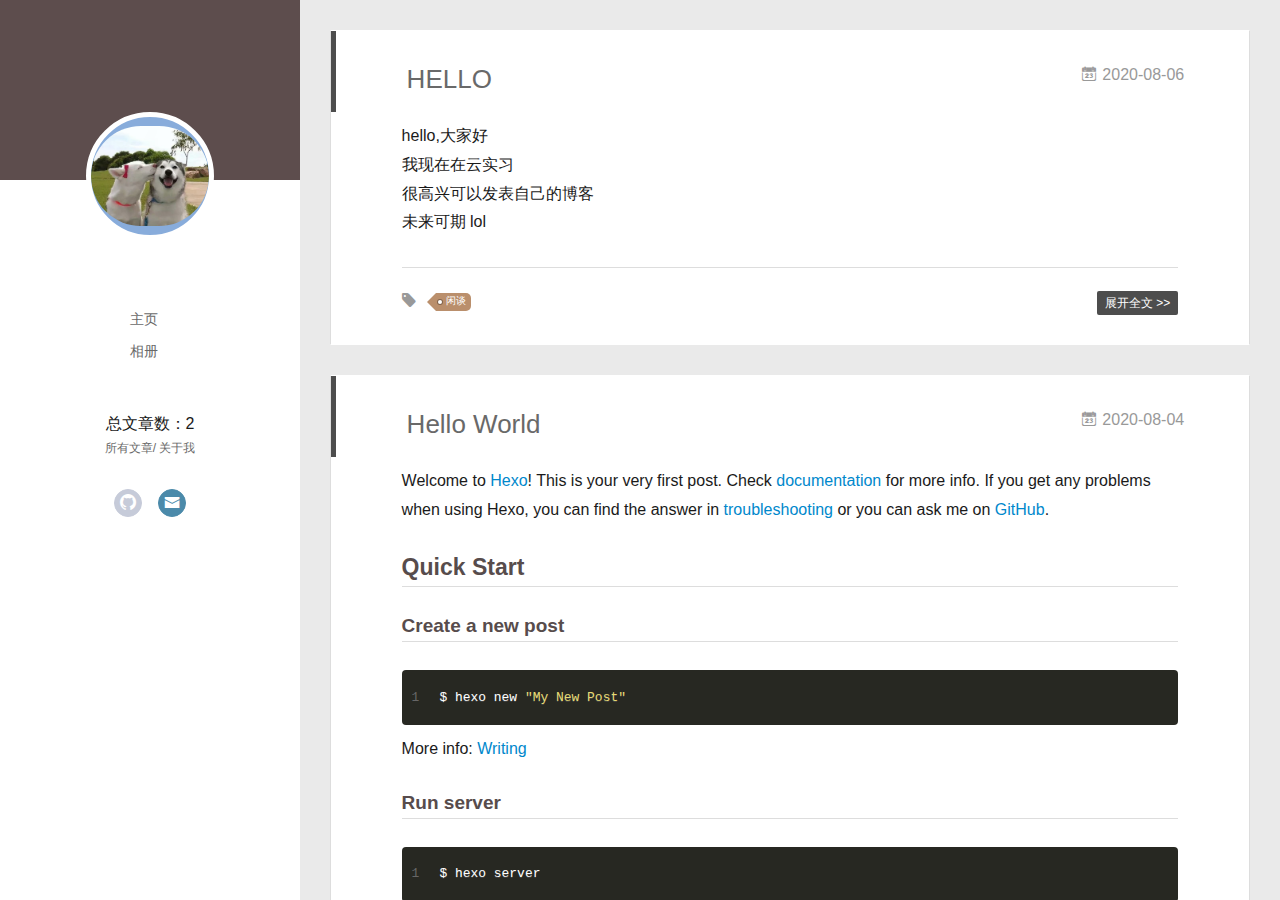
<file: index.html>
<!DOCTYPE html>
<html>
<head>
  <meta charset="utf-8">
  
  <meta name="renderer" content="webkit">
  <meta http-equiv="X-UA-Compatible" content="IE=edge" >
  <link rel="dns-prefetch" href="http://yoursite.com">
  <title>LRH的博客</title>
  <meta name="viewport" content="width=device-width, initial-scale=1, maximum-scale=1">
  <meta name="description" content="HEBUTER">
<meta property="og:type" content="website">
<meta property="og:title" content="LRH的博客">
<meta property="og:url" content="http://yoursite.com/index.html">
<meta property="og:site_name" content="LRH的博客">
<meta property="og:description" content="HEBUTER">
<meta property="og:locale" content="en_US">
<meta property="article:author" content="LearningHANG">
<meta property="article:tag" content="小白程序员">
<meta name="twitter:card" content="summary">
  
    <link rel="alternative" href="/atom.xml" title="LRH的博客" type="application/atom+xml">
  
  
    <link rel="icon" href="/favicon.png">
  
  <link rel="stylesheet" type="text/css" href="/./main.0cf68a.css">
  <style type="text/css">
  
    #container.show {
      background: linear-gradient(#200,#500,#255);
    }
  </style>
  

  

<meta name="generator" content="Hexo 5.0.0"></head>

<body>
  <div id="container" q-class="show:isCtnShow">
    <canvas id="anm-canvas" class="anm-canvas"></canvas>
    <div class="left-col" q-class="show:isShow">
      
<div class="overlay" style="background: #5d4d4d"></div>
<div class="intrude-less">
	<header id="header" class="inner">
		<a href="/" class="profilepic">
			<img src="/assets/img/1.jpg" class="js-avatar">
		</a>
		<hgroup>
		  <h1 class="header-author"><a href="/"></a></h1>
		</hgroup>
		

		<nav class="header-menu">
			<ul>
			
				<li><a href="/">主页</a></li>
	        
				<li><a href="/photos">相册</a></li>
	        
			</ul>
		</nav>
		<nav>
			总文章数：2
		</nav>
		<nav class="header-smart-menu">
    		
    			
    			<a q-on="click: openSlider(e, 'innerArchive')" href="javascript:void(0)">所有文章</a>
    			
            
    			
            
    			
    			<a q-on="click: openSlider(e, 'aboutme')" href="javascript:void(0)">关于我</a>
    			
            
		</nav>
		<nav class="header-nav">
			<div class="social">
				
					<a class="github" target="_blank" href="https://github.com/LearningHANG" title="github"><i class="icon-github"></i></a>
		        
					<a class="mail" target="_blank" href="mailto:1315737456@qq.com" title="mail"><i class="icon-mail"></i></a>
		        
			</div>
		</nav>
	</header>		
</div>

    </div>
    <div class="mid-col" q-class="show:isShow,hide:isShow|isFalse">
      
<nav id="mobile-nav">
  	<div class="overlay js-overlay" style="background: #5d4d4d"></div>
	<div class="btnctn js-mobile-btnctn">
  		<div class="slider-trigger list" q-on="click: openSlider(e)"><i class="icon icon-sort"></i></div>
	</div>
	<div class="intrude-less">
		<header id="header" class="inner">
			<div class="profilepic">
				<img src="/assets/img/1.jpg" class="js-avatar">
			</div>
			<hgroup>
			  <h1 class="header-author js-header-author"></h1>
			</hgroup>
			
			
			
				
			
				
			
			
			
			<nav class="header-nav">
				<div class="social">
					
						<a class="github" target="_blank" href="https://github.com/LearningHANG" title="github"><i class="icon-github"></i></a>
			        
						<a class="mail" target="_blank" href="mailto:1315737456@qq.com" title="mail"><i class="icon-mail"></i></a>
			        
				</div>
			</nav>

			<nav class="header-menu js-header-menu">
				<ul style="width: 50%">
				
				
					<li style="width: 50%"><a href="/">主页</a></li>
		        
					<li style="width: 50%"><a href="/photos">相册</a></li>
		        
				</ul>
			</nav>
		</header>				
	</div>
	<div class="mobile-mask" style="display:none" q-show="isShow"></div>
</nav>

      <div id="wrapper" class="body-wrap">
        <div class="menu-l">
          <div class="canvas-wrap">
            <canvas data-colors="#eaeaea" data-sectionHeight="100" data-contentId="js-content" id="myCanvas1" class="anm-canvas"></canvas>
          </div>
          <div id="js-content" class="content-ll">
            
  
    <article id="post-HELLO" class="article article-type-post  article-index" itemscope itemprop="blogPost">
  <div class="article-inner">
    
      <header class="article-header">
        
  
    <h1 itemprop="name">
      <a class="article-title" href="/2020/08/06/HELLO/">HELLO</a>
    </h1>
  

        
        <a href="/2020/08/06/HELLO/" class="archive-article-date">
  	<time datetime="2020-08-06T01:00:28.000Z" itemprop="datePublished"><i class="icon-calendar icon"></i>2020-08-06</time>
</a>
        
      </header>
    
    <div class="article-entry" itemprop="articleBody">
      
        <p>hello,大家好<br>我现在在云实习<br>很高兴可以发表自己的博客<br>未来可期 lol</p>

      
      
      
    </div>
    <div class="article-info article-info-index">
      
      
	<div class="article-tag tagcloud">
		<i class="icon-price-tags icon"></i>
		<ul class="article-tag-list">
			 
        		<li class="article-tag-list-item">
        			<a href="javascript:void(0)" class="js-tag article-tag-list-link color3">闲谈</a>
        		</li>
      		
		</ul>
	</div>

      

      
        <p class="article-more-link">
          <a class="article-more-a" href="/2020/08/06/HELLO/">展开全文 >></a>
        </p>
      

      
      <div class="clearfix"></div>
    </div>
  </div>
</article>

<aside class="wrap-side-operation">
    <div class="mod-side-operation">
        
        <div class="jump-container" id="js-jump-container" style="display:none;">
            <a href="javascript:void(0)" class="mod-side-operation__jump-to-top">
                <i class="icon-font icon-back"></i>
            </a>
            <div id="js-jump-plan-container" class="jump-plan-container" style="top: -11px;">
                <i class="icon-font icon-plane jump-plane"></i>
            </div>
        </div>
        
        
    </div>
</aside>




  
    <article id="post-hello-world" class="article article-type-post  article-index" itemscope itemprop="blogPost">
  <div class="article-inner">
    
      <header class="article-header">
        
  
    <h1 itemprop="name">
      <a class="article-title" href="/2020/08/04/hello-world/">Hello World</a>
    </h1>
  

        
        <a href="/2020/08/04/hello-world/" class="archive-article-date">
  	<time datetime="2020-08-04T08:42:36.505Z" itemprop="datePublished"><i class="icon-calendar icon"></i>2020-08-04</time>
</a>
        
      </header>
    
    <div class="article-entry" itemprop="articleBody">
      
        <p>Welcome to <a target="_blank" rel="noopener" href="https://hexo.io/">Hexo</a>! This is your very first post. Check <a target="_blank" rel="noopener" href="https://hexo.io/docs/">documentation</a> for more info. If you get any problems when using Hexo, you can find the answer in <a target="_blank" rel="noopener" href="https://hexo.io/docs/troubleshooting.html">troubleshooting</a> or you can ask me on <a target="_blank" rel="noopener" href="https://github.com/hexojs/hexo/issues">GitHub</a>.</p>
<h2 id="Quick-Start"><a href="#Quick-Start" class="headerlink" title="Quick Start"></a>Quick Start</h2><h3 id="Create-a-new-post"><a href="#Create-a-new-post" class="headerlink" title="Create a new post"></a>Create a new post</h3><figure class="highlight bash"><table><tr><td class="gutter"><pre><span class="line">1</span><br></pre></td><td class="code"><pre><span class="line">$ hexo new <span class="string">&quot;My New Post&quot;</span></span><br></pre></td></tr></table></figure>

<p>More info: <a target="_blank" rel="noopener" href="https://hexo.io/docs/writing.html">Writing</a></p>
<h3 id="Run-server"><a href="#Run-server" class="headerlink" title="Run server"></a>Run server</h3><figure class="highlight bash"><table><tr><td class="gutter"><pre><span class="line">1</span><br></pre></td><td class="code"><pre><span class="line">$ hexo server</span><br></pre></td></tr></table></figure>

<p>More info: <a target="_blank" rel="noopener" href="https://hexo.io/docs/server.html">Server</a></p>
<h3 id="Generate-static-files"><a href="#Generate-static-files" class="headerlink" title="Generate static files"></a>Generate static files</h3><figure class="highlight bash"><table><tr><td class="gutter"><pre><span class="line">1</span><br></pre></td><td class="code"><pre><span class="line">$ hexo generate</span><br></pre></td></tr></table></figure>

<p>More info: <a target="_blank" rel="noopener" href="https://hexo.io/docs/generating.html">Generating</a></p>
<h3 id="Deploy-to-remote-sites"><a href="#Deploy-to-remote-sites" class="headerlink" title="Deploy to remote sites"></a>Deploy to remote sites</h3><figure class="highlight bash"><table><tr><td class="gutter"><pre><span class="line">1</span><br></pre></td><td class="code"><pre><span class="line">$ hexo deploy</span><br></pre></td></tr></table></figure>

<p>More info: <a target="_blank" rel="noopener" href="https://hexo.io/docs/one-command-deployment.html">Deployment</a></p>

      
      
      
    </div>
    <div class="article-info article-info-index">
      
      
      

      
        <p class="article-more-link">
          <a class="article-more-a" href="/2020/08/04/hello-world/">展开全文 >></a>
        </p>
      

      
      <div class="clearfix"></div>
    </div>
  </div>
</article>

<aside class="wrap-side-operation">
    <div class="mod-side-operation">
        
        <div class="jump-container" id="js-jump-container" style="display:none;">
            <a href="javascript:void(0)" class="mod-side-operation__jump-to-top">
                <i class="icon-font icon-back"></i>
            </a>
            <div id="js-jump-plan-container" class="jump-plan-container" style="top: -11px;">
                <i class="icon-font icon-plane jump-plane"></i>
            </div>
        </div>
        
        
    </div>
</aside>




  
  


          </div>
        </div>
      </div>
      <footer id="footer">
  <div class="outer">
    <div id="footer-info">
    	<div class="footer-left">
    		&copy; 2020 LearningHANG
    	</div>
      	<div class="footer-right">
      	<!--	<a href="http://hexo.io/" target="_blank">Hexo</a>  Theme <a href="https://github.com/litten/hexo-theme-yilia" target="_blank">Yilia</a> by Litten
      	--></div>
    </div>
  </div>
</footer>
    </div>
    <script>
	var yiliaConfig = {
		mathjax: false,
		isHome: true,
		isPost: false,
		isArchive: false,
		isTag: false,
		isCategory: false,
		open_in_new: true,
		toc_hide_index: true,
		root: "/",
		innerArchive: true,
		showTags: false
	}
</script>

<script>!function(t){function n(e){if(r[e])return r[e].exports;var i=r[e]={exports:{},id:e,loaded:!1};return t[e].call(i.exports,i,i.exports,n),i.loaded=!0,i.exports}var r={};n.m=t,n.c=r,n.p="./",n(0)}([function(t,n,r){r(195),t.exports=r(191)},function(t,n,r){var e=r(3),i=r(52),o=r(27),u=r(28),c=r(53),f="prototype",a=function(t,n,r){var s,l,h,v,p=t&a.F,d=t&a.G,y=t&a.S,g=t&a.P,b=t&a.B,m=d?e:y?e[n]||(e[n]={}):(e[n]||{})[f],x=d?i:i[n]||(i[n]={}),w=x[f]||(x[f]={});d&&(r=n);for(s in r)l=!p&&m&&void 0!==m[s],h=(l?m:r)[s],v=b&&l?c(h,e):g&&"function"==typeof h?c(Function.call,h):h,m&&u(m,s,h,t&a.U),x[s]!=h&&o(x,s,v),g&&w[s]!=h&&(w[s]=h)};e.core=i,a.F=1,a.G=2,a.S=4,a.P=8,a.B=16,a.W=32,a.U=64,a.R=128,t.exports=a},function(t,n,r){var e=r(6);t.exports=function(t){if(!e(t))throw TypeError(t+" is not an object!");return t}},function(t,n){var r=t.exports="undefined"!=typeof window&&window.Math==Math?window:"undefined"!=typeof self&&self.Math==Math?self:Function("return this")();"number"==typeof __g&&(__g=r)},function(t,n){t.exports=function(t){try{return!!t()}catch(t){return!0}}},function(t,n){var r=t.exports="undefined"!=typeof window&&window.Math==Math?window:"undefined"!=typeof self&&self.Math==Math?self:Function("return this")();"number"==typeof __g&&(__g=r)},function(t,n){t.exports=function(t){return"object"==typeof t?null!==t:"function"==typeof t}},function(t,n,r){var e=r(126)("wks"),i=r(76),o=r(3).Symbol,u="function"==typeof o;(t.exports=function(t){return e[t]||(e[t]=u&&o[t]||(u?o:i)("Symbol."+t))}).store=e},function(t,n){var r={}.hasOwnProperty;t.exports=function(t,n){return r.call(t,n)}},function(t,n,r){var e=r(94),i=r(33);t.exports=function(t){return e(i(t))}},function(t,n,r){t.exports=!r(4)(function(){return 7!=Object.defineProperty({},"a",{get:function(){return 7}}).a})},function(t,n,r){var e=r(2),i=r(167),o=r(50),u=Object.defineProperty;n.f=r(10)?Object.defineProperty:function(t,n,r){if(e(t),n=o(n,!0),e(r),i)try{return u(t,n,r)}catch(t){}if("get"in r||"set"in r)throw TypeError("Accessors not supported!");return"value"in r&&(t[n]=r.value),t}},function(t,n,r){t.exports=!r(18)(function(){return 7!=Object.defineProperty({},"a",{get:function(){return 7}}).a})},function(t,n,r){var e=r(14),i=r(22);t.exports=r(12)?function(t,n,r){return e.f(t,n,i(1,r))}:function(t,n,r){return t[n]=r,t}},function(t,n,r){var e=r(20),i=r(58),o=r(42),u=Object.defineProperty;n.f=r(12)?Object.defineProperty:function(t,n,r){if(e(t),n=o(n,!0),e(r),i)try{return u(t,n,r)}catch(t){}if("get"in r||"set"in r)throw TypeError("Accessors not supported!");return"value"in r&&(t[n]=r.value),t}},function(t,n,r){var e=r(40)("wks"),i=r(23),o=r(5).Symbol,u="function"==typeof o;(t.exports=function(t){return e[t]||(e[t]=u&&o[t]||(u?o:i)("Symbol."+t))}).store=e},function(t,n,r){var e=r(67),i=Math.min;t.exports=function(t){return t>0?i(e(t),9007199254740991):0}},function(t,n,r){var e=r(46);t.exports=function(t){return Object(e(t))}},function(t,n){t.exports=function(t){try{return!!t()}catch(t){return!0}}},function(t,n,r){var e=r(63),i=r(34);t.exports=Object.keys||function(t){return e(t,i)}},function(t,n,r){var e=r(21);t.exports=function(t){if(!e(t))throw TypeError(t+" is not an object!");return t}},function(t,n){t.exports=function(t){return"object"==typeof t?null!==t:"function"==typeof t}},function(t,n){t.exports=function(t,n){return{enumerable:!(1&t),configurable:!(2&t),writable:!(4&t),value:n}}},function(t,n){var r=0,e=Math.random();t.exports=function(t){return"Symbol(".concat(void 0===t?"":t,")_",(++r+e).toString(36))}},function(t,n){var r={}.hasOwnProperty;t.exports=function(t,n){return r.call(t,n)}},function(t,n){var r=t.exports={version:"2.4.0"};"number"==typeof __e&&(__e=r)},function(t,n){t.exports=function(t){if("function"!=typeof t)throw TypeError(t+" is not a function!");return t}},function(t,n,r){var e=r(11),i=r(66);t.exports=r(10)?function(t,n,r){return e.f(t,n,i(1,r))}:function(t,n,r){return t[n]=r,t}},function(t,n,r){var e=r(3),i=r(27),o=r(24),u=r(76)("src"),c="toString",f=Function[c],a=(""+f).split(c);r(52).inspectSource=function(t){return f.call(t)},(t.exports=function(t,n,r,c){var f="function"==typeof r;f&&(o(r,"name")||i(r,"name",n)),t[n]!==r&&(f&&(o(r,u)||i(r,u,t[n]?""+t[n]:a.join(String(n)))),t===e?t[n]=r:c?t[n]?t[n]=r:i(t,n,r):(delete t[n],i(t,n,r)))})(Function.prototype,c,function(){return"function"==typeof this&&this[u]||f.call(this)})},function(t,n,r){var e=r(1),i=r(4),o=r(46),u=function(t,n,r,e){var i=String(o(t)),u="<"+n;return""!==r&&(u+=" "+r+'="'+String(e).replace(/"/g,"&quot;")+'"'),u+">"+i+"</"+n+">"};t.exports=function(t,n){var r={};r[t]=n(u),e(e.P+e.F*i(function(){var n=""[t]('"');return n!==n.toLowerCase()||n.split('"').length>3}),"String",r)}},function(t,n,r){var e=r(115),i=r(46);t.exports=function(t){return e(i(t))}},function(t,n,r){var e=r(116),i=r(66),o=r(30),u=r(50),c=r(24),f=r(167),a=Object.getOwnPropertyDescriptor;n.f=r(10)?a:function(t,n){if(t=o(t),n=u(n,!0),f)try{return a(t,n)}catch(t){}if(c(t,n))return i(!e.f.call(t,n),t[n])}},function(t,n,r){var e=r(24),i=r(17),o=r(145)("IE_PROTO"),u=Object.prototype;t.exports=Object.getPrototypeOf||function(t){return t=i(t),e(t,o)?t[o]:"function"==typeof t.constructor&&t instanceof t.constructor?t.constructor.prototype:t instanceof Object?u:null}},function(t,n){t.exports=function(t){if(void 0==t)throw TypeError("Can't call method on  "+t);return t}},function(t,n){t.exports="constructor,hasOwnProperty,isPrototypeOf,propertyIsEnumerable,toLocaleString,toString,valueOf".split(",")},function(t,n){t.exports={}},function(t,n){t.exports=!0},function(t,n){n.f={}.propertyIsEnumerable},function(t,n,r){var e=r(14).f,i=r(8),o=r(15)("toStringTag");t.exports=function(t,n,r){t&&!i(t=r?t:t.prototype,o)&&e(t,o,{configurable:!0,value:n})}},function(t,n,r){var e=r(40)("keys"),i=r(23);t.exports=function(t){return e[t]||(e[t]=i(t))}},function(t,n,r){var e=r(5),i="__core-js_shared__",o=e[i]||(e[i]={});t.exports=function(t){return o[t]||(o[t]={})}},function(t,n){var r=Math.ceil,e=Math.floor;t.exports=function(t){return isNaN(t=+t)?0:(t>0?e:r)(t)}},function(t,n,r){var e=r(21);t.exports=function(t,n){if(!e(t))return t;var r,i;if(n&&"function"==typeof(r=t.toString)&&!e(i=r.call(t)))return i;if("function"==typeof(r=t.valueOf)&&!e(i=r.call(t)))return i;if(!n&&"function"==typeof(r=t.toString)&&!e(i=r.call(t)))return i;throw TypeError("Can't convert object to primitive value")}},function(t,n,r){var e=r(5),i=r(25),o=r(36),u=r(44),c=r(14).f;t.exports=function(t){var n=i.Symbol||(i.Symbol=o?{}:e.Symbol||{});"_"==t.charAt(0)||t in n||c(n,t,{value:u.f(t)})}},function(t,n,r){n.f=r(15)},function(t,n){var r={}.toString;t.exports=function(t){return r.call(t).slice(8,-1)}},function(t,n){t.exports=function(t){if(void 0==t)throw TypeError("Can't call method on  "+t);return t}},function(t,n,r){var e=r(4);t.exports=function(t,n){return!!t&&e(function(){n?t.call(null,function(){},1):t.call(null)})}},function(t,n,r){var e=r(53),i=r(115),o=r(17),u=r(16),c=r(203);t.exports=function(t,n){var r=1==t,f=2==t,a=3==t,s=4==t,l=6==t,h=5==t||l,v=n||c;return function(n,c,p){for(var d,y,g=o(n),b=i(g),m=e(c,p,3),x=u(b.length),w=0,S=r?v(n,x):f?v(n,0):void 0;x>w;w++)if((h||w in b)&&(d=b[w],y=m(d,w,g),t))if(r)S[w]=y;else if(y)switch(t){case 3:return!0;case 5:return d;case 6:return w;case 2:S.push(d)}else if(s)return!1;return l?-1:a||s?s:S}}},function(t,n,r){var e=r(1),i=r(52),o=r(4);t.exports=function(t,n){var r=(i.Object||{})[t]||Object[t],u={};u[t]=n(r),e(e.S+e.F*o(function(){r(1)}),"Object",u)}},function(t,n,r){var e=r(6);t.exports=function(t,n){if(!e(t))return t;var r,i;if(n&&"function"==typeof(r=t.toString)&&!e(i=r.call(t)))return i;if("function"==typeof(r=t.valueOf)&&!e(i=r.call(t)))return i;if(!n&&"function"==typeof(r=t.toString)&&!e(i=r.call(t)))return i;throw TypeError("Can't convert object to primitive value")}},function(t,n,r){var e=r(5),i=r(25),o=r(91),u=r(13),c="prototype",f=function(t,n,r){var a,s,l,h=t&f.F,v=t&f.G,p=t&f.S,d=t&f.P,y=t&f.B,g=t&f.W,b=v?i:i[n]||(i[n]={}),m=b[c],x=v?e:p?e[n]:(e[n]||{})[c];v&&(r=n);for(a in r)(s=!h&&x&&void 0!==x[a])&&a in b||(l=s?x[a]:r[a],b[a]=v&&"function"!=typeof x[a]?r[a]:y&&s?o(l,e):g&&x[a]==l?function(t){var n=function(n,r,e){if(this instanceof t){switch(arguments.length){case 0:return new t;case 1:return new t(n);case 2:return new t(n,r)}return new t(n,r,e)}return t.apply(this,arguments)};return n[c]=t[c],n}(l):d&&"function"==typeof l?o(Function.call,l):l,d&&((b.virtual||(b.virtual={}))[a]=l,t&f.R&&m&&!m[a]&&u(m,a,l)))};f.F=1,f.G=2,f.S=4,f.P=8,f.B=16,f.W=32,f.U=64,f.R=128,t.exports=f},function(t,n){var r=t.exports={version:"2.4.0"};"number"==typeof __e&&(__e=r)},function(t,n,r){var e=r(26);t.exports=function(t,n,r){if(e(t),void 0===n)return t;switch(r){case 1:return function(r){return t.call(n,r)};case 2:return function(r,e){return t.call(n,r,e)};case 3:return function(r,e,i){return t.call(n,r,e,i)}}return function(){return t.apply(n,arguments)}}},function(t,n,r){var e=r(183),i=r(1),o=r(126)("metadata"),u=o.store||(o.store=new(r(186))),c=function(t,n,r){var i=u.get(t);if(!i){if(!r)return;u.set(t,i=new e)}var o=i.get(n);if(!o){if(!r)return;i.set(n,o=new e)}return o},f=function(t,n,r){var e=c(n,r,!1);return void 0!==e&&e.has(t)},a=function(t,n,r){var e=c(n,r,!1);return void 0===e?void 0:e.get(t)},s=function(t,n,r,e){c(r,e,!0).set(t,n)},l=function(t,n){var r=c(t,n,!1),e=[];return r&&r.forEach(function(t,n){e.push(n)}),e},h=function(t){return void 0===t||"symbol"==typeof t?t:String(t)},v=function(t){i(i.S,"Reflect",t)};t.exports={store:u,map:c,has:f,get:a,set:s,keys:l,key:h,exp:v}},function(t,n,r){"use strict";if(r(10)){var e=r(69),i=r(3),o=r(4),u=r(1),c=r(127),f=r(152),a=r(53),s=r(68),l=r(66),h=r(27),v=r(73),p=r(67),d=r(16),y=r(75),g=r(50),b=r(24),m=r(180),x=r(114),w=r(6),S=r(17),_=r(137),O=r(70),E=r(32),P=r(71).f,j=r(154),F=r(76),M=r(7),A=r(48),N=r(117),T=r(146),I=r(155),k=r(80),L=r(123),R=r(74),C=r(130),D=r(160),U=r(11),W=r(31),G=U.f,B=W.f,V=i.RangeError,z=i.TypeError,q=i.Uint8Array,K="ArrayBuffer",J="Shared"+K,Y="BYTES_PER_ELEMENT",H="prototype",$=Array[H],X=f.ArrayBuffer,Q=f.DataView,Z=A(0),tt=A(2),nt=A(3),rt=A(4),et=A(5),it=A(6),ot=N(!0),ut=N(!1),ct=I.values,ft=I.keys,at=I.entries,st=$.lastIndexOf,lt=$.reduce,ht=$.reduceRight,vt=$.join,pt=$.sort,dt=$.slice,yt=$.toString,gt=$.toLocaleString,bt=M("iterator"),mt=M("toStringTag"),xt=F("typed_constructor"),wt=F("def_constructor"),St=c.CONSTR,_t=c.TYPED,Ot=c.VIEW,Et="Wrong length!",Pt=A(1,function(t,n){return Tt(T(t,t[wt]),n)}),jt=o(function(){return 1===new q(new Uint16Array([1]).buffer)[0]}),Ft=!!q&&!!q[H].set&&o(function(){new q(1).set({})}),Mt=function(t,n){if(void 0===t)throw z(Et);var r=+t,e=d(t);if(n&&!m(r,e))throw V(Et);return e},At=function(t,n){var r=p(t);if(r<0||r%n)throw V("Wrong offset!");return r},Nt=function(t){if(w(t)&&_t in t)return t;throw z(t+" is not a typed array!")},Tt=function(t,n){if(!(w(t)&&xt in t))throw z("It is not a typed array constructor!");return new t(n)},It=function(t,n){return kt(T(t,t[wt]),n)},kt=function(t,n){for(var r=0,e=n.length,i=Tt(t,e);e>r;)i[r]=n[r++];return i},Lt=function(t,n,r){G(t,n,{get:function(){return this._d[r]}})},Rt=function(t){var n,r,e,i,o,u,c=S(t),f=arguments.length,s=f>1?arguments[1]:void 0,l=void 0!==s,h=j(c);if(void 0!=h&&!_(h)){for(u=h.call(c),e=[],n=0;!(o=u.next()).done;n++)e.push(o.value);c=e}for(l&&f>2&&(s=a(s,arguments[2],2)),n=0,r=d(c.length),i=Tt(this,r);r>n;n++)i[n]=l?s(c[n],n):c[n];return i},Ct=function(){for(var t=0,n=arguments.length,r=Tt(this,n);n>t;)r[t]=arguments[t++];return r},Dt=!!q&&o(function(){gt.call(new q(1))}),Ut=function(){return gt.apply(Dt?dt.call(Nt(this)):Nt(this),arguments)},Wt={copyWithin:function(t,n){return D.call(Nt(this),t,n,arguments.length>2?arguments[2]:void 0)},every:function(t){return rt(Nt(this),t,arguments.length>1?arguments[1]:void 0)},fill:function(t){return C.apply(Nt(this),arguments)},filter:function(t){return It(this,tt(Nt(this),t,arguments.length>1?arguments[1]:void 0))},find:function(t){return et(Nt(this),t,arguments.length>1?arguments[1]:void 0)},findIndex:function(t){return it(Nt(this),t,arguments.length>1?arguments[1]:void 0)},forEach:function(t){Z(Nt(this),t,arguments.length>1?arguments[1]:void 0)},indexOf:function(t){return ut(Nt(this),t,arguments.length>1?arguments[1]:void 0)},includes:function(t){return ot(Nt(this),t,arguments.length>1?arguments[1]:void 0)},join:function(t){return vt.apply(Nt(this),arguments)},lastIndexOf:function(t){return st.apply(Nt(this),arguments)},map:function(t){return Pt(Nt(this),t,arguments.length>1?arguments[1]:void 0)},reduce:function(t){return lt.apply(Nt(this),arguments)},reduceRight:function(t){return ht.apply(Nt(this),arguments)},reverse:function(){for(var t,n=this,r=Nt(n).length,e=Math.floor(r/2),i=0;i<e;)t=n[i],n[i++]=n[--r],n[r]=t;return n},some:function(t){return nt(Nt(this),t,arguments.length>1?arguments[1]:void 0)},sort:function(t){return pt.call(Nt(this),t)},subarray:function(t,n){var r=Nt(this),e=r.length,i=y(t,e);return new(T(r,r[wt]))(r.buffer,r.byteOffset+i*r.BYTES_PER_ELEMENT,d((void 0===n?e:y(n,e))-i))}},Gt=function(t,n){return It(this,dt.call(Nt(this),t,n))},Bt=function(t){Nt(this);var n=At(arguments[1],1),r=this.length,e=S(t),i=d(e.length),o=0;if(i+n>r)throw V(Et);for(;o<i;)this[n+o]=e[o++]},Vt={entries:function(){return at.call(Nt(this))},keys:function(){return ft.call(Nt(this))},values:function(){return ct.call(Nt(this))}},zt=function(t,n){return w(t)&&t[_t]&&"symbol"!=typeof n&&n in t&&String(+n)==String(n)},qt=function(t,n){return zt(t,n=g(n,!0))?l(2,t[n]):B(t,n)},Kt=function(t,n,r){return!(zt(t,n=g(n,!0))&&w(r)&&b(r,"value"))||b(r,"get")||b(r,"set")||r.configurable||b(r,"writable")&&!r.writable||b(r,"enumerable")&&!r.enumerable?G(t,n,r):(t[n]=r.value,t)};St||(W.f=qt,U.f=Kt),u(u.S+u.F*!St,"Object",{getOwnPropertyDescriptor:qt,defineProperty:Kt}),o(function(){yt.call({})})&&(yt=gt=function(){return vt.call(this)});var Jt=v({},Wt);v(Jt,Vt),h(Jt,bt,Vt.values),v(Jt,{slice:Gt,set:Bt,constructor:function(){},toString:yt,toLocaleString:Ut}),Lt(Jt,"buffer","b"),Lt(Jt,"byteOffset","o"),Lt(Jt,"byteLength","l"),Lt(Jt,"length","e"),G(Jt,mt,{get:function(){return this[_t]}}),t.exports=function(t,n,r,f){f=!!f;var a=t+(f?"Clamped":"")+"Array",l="Uint8Array"!=a,v="get"+t,p="set"+t,y=i[a],g=y||{},b=y&&E(y),m=!y||!c.ABV,S={},_=y&&y[H],j=function(t,r){var e=t._d;return e.v[v](r*n+e.o,jt)},F=function(t,r,e){var i=t._d;f&&(e=(e=Math.round(e))<0?0:e>255?255:255&e),i.v[p](r*n+i.o,e,jt)},M=function(t,n){G(t,n,{get:function(){return j(this,n)},set:function(t){return F(this,n,t)},enumerable:!0})};m?(y=r(function(t,r,e,i){s(t,y,a,"_d");var o,u,c,f,l=0,v=0;if(w(r)){if(!(r instanceof X||(f=x(r))==K||f==J))return _t in r?kt(y,r):Rt.call(y,r);o=r,v=At(e,n);var p=r.byteLength;if(void 0===i){if(p%n)throw V(Et);if((u=p-v)<0)throw V(Et)}else if((u=d(i)*n)+v>p)throw V(Et);c=u/n}else c=Mt(r,!0),u=c*n,o=new X(u);for(h(t,"_d",{b:o,o:v,l:u,e:c,v:new Q(o)});l<c;)M(t,l++)}),_=y[H]=O(Jt),h(_,"constructor",y)):L(function(t){new y(null),new y(t)},!0)||(y=r(function(t,r,e,i){s(t,y,a);var o;return w(r)?r instanceof X||(o=x(r))==K||o==J?void 0!==i?new g(r,At(e,n),i):void 0!==e?new g(r,At(e,n)):new g(r):_t in r?kt(y,r):Rt.call(y,r):new g(Mt(r,l))}),Z(b!==Function.prototype?P(g).concat(P(b)):P(g),function(t){t in y||h(y,t,g[t])}),y[H]=_,e||(_.constructor=y));var A=_[bt],N=!!A&&("values"==A.name||void 0==A.name),T=Vt.values;h(y,xt,!0),h(_,_t,a),h(_,Ot,!0),h(_,wt,y),(f?new y(1)[mt]==a:mt in _)||G(_,mt,{get:function(){return a}}),S[a]=y,u(u.G+u.W+u.F*(y!=g),S),u(u.S,a,{BYTES_PER_ELEMENT:n,from:Rt,of:Ct}),Y in _||h(_,Y,n),u(u.P,a,Wt),R(a),u(u.P+u.F*Ft,a,{set:Bt}),u(u.P+u.F*!N,a,Vt),u(u.P+u.F*(_.toString!=yt),a,{toString:yt}),u(u.P+u.F*o(function(){new y(1).slice()}),a,{slice:Gt}),u(u.P+u.F*(o(function(){return[1,2].toLocaleString()!=new y([1,2]).toLocaleString()})||!o(function(){_.toLocaleString.call([1,2])})),a,{toLocaleString:Ut}),k[a]=N?A:T,e||N||h(_,bt,T)}}else t.exports=function(){}},function(t,n){var r={}.toString;t.exports=function(t){return r.call(t).slice(8,-1)}},function(t,n,r){var e=r(21),i=r(5).document,o=e(i)&&e(i.createElement);t.exports=function(t){return o?i.createElement(t):{}}},function(t,n,r){t.exports=!r(12)&&!r(18)(function(){return 7!=Object.defineProperty(r(57)("div"),"a",{get:function(){return 7}}).a})},function(t,n,r){"use strict";var e=r(36),i=r(51),o=r(64),u=r(13),c=r(8),f=r(35),a=r(96),s=r(38),l=r(103),h=r(15)("iterator"),v=!([].keys&&"next"in[].keys()),p="keys",d="values",y=function(){return this};t.exports=function(t,n,r,g,b,m,x){a(r,n,g);var w,S,_,O=function(t){if(!v&&t in F)return F[t];switch(t){case p:case d:return function(){return new r(this,t)}}return function(){return new r(this,t)}},E=n+" Iterator",P=b==d,j=!1,F=t.prototype,M=F[h]||F["@@iterator"]||b&&F[b],A=M||O(b),N=b?P?O("entries"):A:void 0,T="Array"==n?F.entries||M:M;if(T&&(_=l(T.call(new t)))!==Object.prototype&&(s(_,E,!0),e||c(_,h)||u(_,h,y)),P&&M&&M.name!==d&&(j=!0,A=function(){return M.call(this)}),e&&!x||!v&&!j&&F[h]||u(F,h,A),f[n]=A,f[E]=y,b)if(w={values:P?A:O(d),keys:m?A:O(p),entries:N},x)for(S in w)S in F||o(F,S,w[S]);else i(i.P+i.F*(v||j),n,w);return w}},function(t,n,r){var e=r(20),i=r(100),o=r(34),u=r(39)("IE_PROTO"),c=function(){},f="prototype",a=function(){var t,n=r(57)("iframe"),e=o.length;for(n.style.display="none",r(93).appendChild(n),n.src="javascript:",t=n.contentWindow.document,t.open(),t.write("<script>document.F=Object<\/script>"),t.close(),a=t.F;e--;)delete a[f][o[e]];return a()};t.exports=Object.create||function(t,n){var r;return null!==t?(c[f]=e(t),r=new c,c[f]=null,r[u]=t):r=a(),void 0===n?r:i(r,n)}},function(t,n,r){var e=r(63),i=r(34).concat("length","prototype");n.f=Object.getOwnPropertyNames||function(t){return e(t,i)}},function(t,n){n.f=Object.getOwnPropertySymbols},function(t,n,r){var e=r(8),i=r(9),o=r(90)(!1),u=r(39)("IE_PROTO");t.exports=function(t,n){var r,c=i(t),f=0,a=[];for(r in c)r!=u&&e(c,r)&&a.push(r);for(;n.length>f;)e(c,r=n[f++])&&(~o(a,r)||a.push(r));return a}},function(t,n,r){t.exports=r(13)},function(t,n,r){var e=r(76)("meta"),i=r(6),o=r(24),u=r(11).f,c=0,f=Object.isExtensible||function(){return!0},a=!r(4)(function(){return f(Object.preventExtensions({}))}),s=function(t){u(t,e,{value:{i:"O"+ ++c,w:{}}})},l=function(t,n){if(!i(t))return"symbol"==typeof t?t:("string"==typeof t?"S":"P")+t;if(!o(t,e)){if(!f(t))return"F";if(!n)return"E";s(t)}return t[e].i},h=function(t,n){if(!o(t,e)){if(!f(t))return!0;if(!n)return!1;s(t)}return t[e].w},v=function(t){return a&&p.NEED&&f(t)&&!o(t,e)&&s(t),t},p=t.exports={KEY:e,NEED:!1,fastKey:l,getWeak:h,onFreeze:v}},function(t,n){t.exports=function(t,n){return{enumerable:!(1&t),configurable:!(2&t),writable:!(4&t),value:n}}},function(t,n){var r=Math.ceil,e=Math.floor;t.exports=function(t){return isNaN(t=+t)?0:(t>0?e:r)(t)}},function(t,n){t.exports=function(t,n,r,e){if(!(t instanceof n)||void 0!==e&&e in t)throw TypeError(r+": incorrect invocation!");return t}},function(t,n){t.exports=!1},function(t,n,r){var e=r(2),i=r(173),o=r(133),u=r(145)("IE_PROTO"),c=function(){},f="prototype",a=function(){var t,n=r(132)("iframe"),e=o.length;for(n.style.display="none",r(135).appendChild(n),n.src="javascript:",t=n.contentWindow.document,t.open(),t.write("<script>document.F=Object<\/script>"),t.close(),a=t.F;e--;)delete a[f][o[e]];return a()};t.exports=Object.create||function(t,n){var r;return null!==t?(c[f]=e(t),r=new c,c[f]=null,r[u]=t):r=a(),void 0===n?r:i(r,n)}},function(t,n,r){var e=r(175),i=r(133).concat("length","prototype");n.f=Object.getOwnPropertyNames||function(t){return e(t,i)}},function(t,n,r){var e=r(175),i=r(133);t.exports=Object.keys||function(t){return e(t,i)}},function(t,n,r){var e=r(28);t.exports=function(t,n,r){for(var i in n)e(t,i,n[i],r);return t}},function(t,n,r){"use strict";var e=r(3),i=r(11),o=r(10),u=r(7)("species");t.exports=function(t){var n=e[t];o&&n&&!n[u]&&i.f(n,u,{configurable:!0,get:function(){return this}})}},function(t,n,r){var e=r(67),i=Math.max,o=Math.min;t.exports=function(t,n){return t=e(t),t<0?i(t+n,0):o(t,n)}},function(t,n){var r=0,e=Math.random();t.exports=function(t){return"Symbol(".concat(void 0===t?"":t,")_",(++r+e).toString(36))}},function(t,n,r){var e=r(33);t.exports=function(t){return Object(e(t))}},function(t,n,r){var e=r(7)("unscopables"),i=Array.prototype;void 0==i[e]&&r(27)(i,e,{}),t.exports=function(t){i[e][t]=!0}},function(t,n,r){var e=r(53),i=r(169),o=r(137),u=r(2),c=r(16),f=r(154),a={},s={},n=t.exports=function(t,n,r,l,h){var v,p,d,y,g=h?function(){return t}:f(t),b=e(r,l,n?2:1),m=0;if("function"!=typeof g)throw TypeError(t+" is not iterable!");if(o(g)){for(v=c(t.length);v>m;m++)if((y=n?b(u(p=t[m])[0],p[1]):b(t[m]))===a||y===s)return y}else for(d=g.call(t);!(p=d.next()).done;)if((y=i(d,b,p.value,n))===a||y===s)return y};n.BREAK=a,n.RETURN=s},function(t,n){t.exports={}},function(t,n,r){var e=r(11).f,i=r(24),o=r(7)("toStringTag");t.exports=function(t,n,r){t&&!i(t=r?t:t.prototype,o)&&e(t,o,{configurable:!0,value:n})}},function(t,n,r){var e=r(1),i=r(46),o=r(4),u=r(150),c="["+u+"]",f="​",a=RegExp("^"+c+c+"*"),s=RegExp(c+c+"*$"),l=function(t,n,r){var i={},c=o(function(){return!!u[t]()||f[t]()!=f}),a=i[t]=c?n(h):u[t];r&&(i[r]=a),e(e.P+e.F*c,"String",i)},h=l.trim=function(t,n){return t=String(i(t)),1&n&&(t=t.replace(a,"")),2&n&&(t=t.replace(s,"")),t};t.exports=l},function(t,n,r){t.exports={default:r(86),__esModule:!0}},function(t,n,r){t.exports={default:r(87),__esModule:!0}},function(t,n,r){"use strict";function e(t){return t&&t.__esModule?t:{default:t}}n.__esModule=!0;var i=r(84),o=e(i),u=r(83),c=e(u),f="function"==typeof c.default&&"symbol"==typeof o.default?function(t){return typeof t}:function(t){return t&&"function"==typeof c.default&&t.constructor===c.default&&t!==c.default.prototype?"symbol":typeof t};n.default="function"==typeof c.default&&"symbol"===f(o.default)?function(t){return void 0===t?"undefined":f(t)}:function(t){return t&&"function"==typeof c.default&&t.constructor===c.default&&t!==c.default.prototype?"symbol":void 0===t?"undefined":f(t)}},function(t,n,r){r(110),r(108),r(111),r(112),t.exports=r(25).Symbol},function(t,n,r){r(109),r(113),t.exports=r(44).f("iterator")},function(t,n){t.exports=function(t){if("function"!=typeof t)throw TypeError(t+" is not a function!");return t}},function(t,n){t.exports=function(){}},function(t,n,r){var e=r(9),i=r(106),o=r(105);t.exports=function(t){return function(n,r,u){var c,f=e(n),a=i(f.length),s=o(u,a);if(t&&r!=r){for(;a>s;)if((c=f[s++])!=c)return!0}else for(;a>s;s++)if((t||s in f)&&f[s]===r)return t||s||0;return!t&&-1}}},function(t,n,r){var e=r(88);t.exports=function(t,n,r){if(e(t),void 0===n)return t;switch(r){case 1:return function(r){return t.call(n,r)};case 2:return function(r,e){return t.call(n,r,e)};case 3:return function(r,e,i){return t.call(n,r,e,i)}}return function(){return t.apply(n,arguments)}}},function(t,n,r){var e=r(19),i=r(62),o=r(37);t.exports=function(t){var n=e(t),r=i.f;if(r)for(var u,c=r(t),f=o.f,a=0;c.length>a;)f.call(t,u=c[a++])&&n.push(u);return n}},function(t,n,r){t.exports=r(5).document&&document.documentElement},function(t,n,r){var e=r(56);t.exports=Object("z").propertyIsEnumerable(0)?Object:function(t){return"String"==e(t)?t.split(""):Object(t)}},function(t,n,r){var e=r(56);t.exports=Array.isArray||function(t){return"Array"==e(t)}},function(t,n,r){"use strict";var e=r(60),i=r(22),o=r(38),u={};r(13)(u,r(15)("iterator"),function(){return this}),t.exports=function(t,n,r){t.prototype=e(u,{next:i(1,r)}),o(t,n+" Iterator")}},function(t,n){t.exports=function(t,n){return{value:n,done:!!t}}},function(t,n,r){var e=r(19),i=r(9);t.exports=function(t,n){for(var r,o=i(t),u=e(o),c=u.length,f=0;c>f;)if(o[r=u[f++]]===n)return r}},function(t,n,r){var e=r(23)("meta"),i=r(21),o=r(8),u=r(14).f,c=0,f=Object.isExtensible||function(){return!0},a=!r(18)(function(){return f(Object.preventExtensions({}))}),s=function(t){u(t,e,{value:{i:"O"+ ++c,w:{}}})},l=function(t,n){if(!i(t))return"symbol"==typeof t?t:("string"==typeof t?"S":"P")+t;if(!o(t,e)){if(!f(t))return"F";if(!n)return"E";s(t)}return t[e].i},h=function(t,n){if(!o(t,e)){if(!f(t))return!0;if(!n)return!1;s(t)}return t[e].w},v=function(t){return a&&p.NEED&&f(t)&&!o(t,e)&&s(t),t},p=t.exports={KEY:e,NEED:!1,fastKey:l,getWeak:h,onFreeze:v}},function(t,n,r){var e=r(14),i=r(20),o=r(19);t.exports=r(12)?Object.defineProperties:function(t,n){i(t);for(var r,u=o(n),c=u.length,f=0;c>f;)e.f(t,r=u[f++],n[r]);return t}},function(t,n,r){var e=r(37),i=r(22),o=r(9),u=r(42),c=r(8),f=r(58),a=Object.getOwnPropertyDescriptor;n.f=r(12)?a:function(t,n){if(t=o(t),n=u(n,!0),f)try{return a(t,n)}catch(t){}if(c(t,n))return i(!e.f.call(t,n),t[n])}},function(t,n,r){var e=r(9),i=r(61).f,o={}.toString,u="object"==typeof window&&window&&Object.getOwnPropertyNames?Object.getOwnPropertyNames(window):[],c=function(t){try{return i(t)}catch(t){return u.slice()}};t.exports.f=function(t){return u&&"[object Window]"==o.call(t)?c(t):i(e(t))}},function(t,n,r){var e=r(8),i=r(77),o=r(39)("IE_PROTO"),u=Object.prototype;t.exports=Object.getPrototypeOf||function(t){return t=i(t),e(t,o)?t[o]:"function"==typeof t.constructor&&t instanceof t.constructor?t.constructor.prototype:t instanceof Object?u:null}},function(t,n,r){var e=r(41),i=r(33);t.exports=function(t){return function(n,r){var o,u,c=String(i(n)),f=e(r),a=c.length;return f<0||f>=a?t?"":void 0:(o=c.charCodeAt(f),o<55296||o>56319||f+1===a||(u=c.charCodeAt(f+1))<56320||u>57343?t?c.charAt(f):o:t?c.slice(f,f+2):u-56320+(o-55296<<10)+65536)}}},function(t,n,r){var e=r(41),i=Math.max,o=Math.min;t.exports=function(t,n){return t=e(t),t<0?i(t+n,0):o(t,n)}},function(t,n,r){var e=r(41),i=Math.min;t.exports=function(t){return t>0?i(e(t),9007199254740991):0}},function(t,n,r){"use strict";var e=r(89),i=r(97),o=r(35),u=r(9);t.exports=r(59)(Array,"Array",function(t,n){this._t=u(t),this._i=0,this._k=n},function(){var t=this._t,n=this._k,r=this._i++;return!t||r>=t.length?(this._t=void 0,i(1)):"keys"==n?i(0,r):"values"==n?i(0,t[r]):i(0,[r,t[r]])},"values"),o.Arguments=o.Array,e("keys"),e("values"),e("entries")},function(t,n){},function(t,n,r){"use strict";var e=r(104)(!0);r(59)(String,"String",function(t){this._t=String(t),this._i=0},function(){var t,n=this._t,r=this._i;return r>=n.length?{value:void 0,done:!0}:(t=e(n,r),this._i+=t.length,{value:t,done:!1})})},function(t,n,r){"use strict";var e=r(5),i=r(8),o=r(12),u=r(51),c=r(64),f=r(99).KEY,a=r(18),s=r(40),l=r(38),h=r(23),v=r(15),p=r(44),d=r(43),y=r(98),g=r(92),b=r(95),m=r(20),x=r(9),w=r(42),S=r(22),_=r(60),O=r(102),E=r(101),P=r(14),j=r(19),F=E.f,M=P.f,A=O.f,N=e.Symbol,T=e.JSON,I=T&&T.stringify,k="prototype",L=v("_hidden"),R=v("toPrimitive"),C={}.propertyIsEnumerable,D=s("symbol-registry"),U=s("symbols"),W=s("op-symbols"),G=Object[k],B="function"==typeof N,V=e.QObject,z=!V||!V[k]||!V[k].findChild,q=o&&a(function(){return 7!=_(M({},"a",{get:function(){return M(this,"a",{value:7}).a}})).a})?function(t,n,r){var e=F(G,n);e&&delete G[n],M(t,n,r),e&&t!==G&&M(G,n,e)}:M,K=function(t){var n=U[t]=_(N[k]);return n._k=t,n},J=B&&"symbol"==typeof N.iterator?function(t){return"symbol"==typeof t}:function(t){return t instanceof N},Y=function(t,n,r){return t===G&&Y(W,n,r),m(t),n=w(n,!0),m(r),i(U,n)?(r.enumerable?(i(t,L)&&t[L][n]&&(t[L][n]=!1),r=_(r,{enumerable:S(0,!1)})):(i(t,L)||M(t,L,S(1,{})),t[L][n]=!0),q(t,n,r)):M(t,n,r)},H=function(t,n){m(t);for(var r,e=g(n=x(n)),i=0,o=e.length;o>i;)Y(t,r=e[i++],n[r]);return t},$=function(t,n){return void 0===n?_(t):H(_(t),n)},X=function(t){var n=C.call(this,t=w(t,!0));return!(this===G&&i(U,t)&&!i(W,t))&&(!(n||!i(this,t)||!i(U,t)||i(this,L)&&this[L][t])||n)},Q=function(t,n){if(t=x(t),n=w(n,!0),t!==G||!i(U,n)||i(W,n)){var r=F(t,n);return!r||!i(U,n)||i(t,L)&&t[L][n]||(r.enumerable=!0),r}},Z=function(t){for(var n,r=A(x(t)),e=[],o=0;r.length>o;)i(U,n=r[o++])||n==L||n==f||e.push(n);return e},tt=function(t){for(var n,r=t===G,e=A(r?W:x(t)),o=[],u=0;e.length>u;)!i(U,n=e[u++])||r&&!i(G,n)||o.push(U[n]);return o};B||(N=function(){if(this instanceof N)throw TypeError("Symbol is not a constructor!");var t=h(arguments.length>0?arguments[0]:void 0),n=function(r){this===G&&n.call(W,r),i(this,L)&&i(this[L],t)&&(this[L][t]=!1),q(this,t,S(1,r))};return o&&z&&q(G,t,{configurable:!0,set:n}),K(t)},c(N[k],"toString",function(){return this._k}),E.f=Q,P.f=Y,r(61).f=O.f=Z,r(37).f=X,r(62).f=tt,o&&!r(36)&&c(G,"propertyIsEnumerable",X,!0),p.f=function(t){return K(v(t))}),u(u.G+u.W+u.F*!B,{Symbol:N});for(var nt="hasInstance,isConcatSpreadable,iterator,match,replace,search,species,split,toPrimitive,toStringTag,unscopables".split(","),rt=0;nt.length>rt;)v(nt[rt++]);for(var nt=j(v.store),rt=0;nt.length>rt;)d(nt[rt++]);u(u.S+u.F*!B,"Symbol",{for:function(t){return i(D,t+="")?D[t]:D[t]=N(t)},keyFor:function(t){if(J(t))return y(D,t);throw TypeError(t+" is not a symbol!")},useSetter:function(){z=!0},useSimple:function(){z=!1}}),u(u.S+u.F*!B,"Object",{create:$,defineProperty:Y,defineProperties:H,getOwnPropertyDescriptor:Q,getOwnPropertyNames:Z,getOwnPropertySymbols:tt}),T&&u(u.S+u.F*(!B||a(function(){var t=N();return"[null]"!=I([t])||"{}"!=I({a:t})||"{}"!=I(Object(t))})),"JSON",{stringify:function(t){if(void 0!==t&&!J(t)){for(var n,r,e=[t],i=1;arguments.length>i;)e.push(arguments[i++]);return n=e[1],"function"==typeof n&&(r=n),!r&&b(n)||(n=function(t,n){if(r&&(n=r.call(this,t,n)),!J(n))return n}),e[1]=n,I.apply(T,e)}}}),N[k][R]||r(13)(N[k],R,N[k].valueOf),l(N,"Symbol"),l(Math,"Math",!0),l(e.JSON,"JSON",!0)},function(t,n,r){r(43)("asyncIterator")},function(t,n,r){r(43)("observable")},function(t,n,r){r(107);for(var e=r(5),i=r(13),o=r(35),u=r(15)("toStringTag"),c=["NodeList","DOMTokenList","MediaList","StyleSheetList","CSSRuleList"],f=0;f<5;f++){var a=c[f],s=e[a],l=s&&s.prototype;l&&!l[u]&&i(l,u,a),o[a]=o.Array}},function(t,n,r){var e=r(45),i=r(7)("toStringTag"),o="Arguments"==e(function(){return arguments}()),u=function(t,n){try{return t[n]}catch(t){}};t.exports=function(t){var n,r,c;return void 0===t?"Undefined":null===t?"Null":"string"==typeof(r=u(n=Object(t),i))?r:o?e(n):"Object"==(c=e(n))&&"function"==typeof n.callee?"Arguments":c}},function(t,n,r){var e=r(45);t.exports=Object("z").propertyIsEnumerable(0)?Object:function(t){return"String"==e(t)?t.split(""):Object(t)}},function(t,n){n.f={}.propertyIsEnumerable},function(t,n,r){var e=r(30),i=r(16),o=r(75);t.exports=function(t){return function(n,r,u){var c,f=e(n),a=i(f.length),s=o(u,a);if(t&&r!=r){for(;a>s;)if((c=f[s++])!=c)return!0}else for(;a>s;s++)if((t||s in f)&&f[s]===r)return t||s||0;return!t&&-1}}},function(t,n,r){"use strict";var e=r(3),i=r(1),o=r(28),u=r(73),c=r(65),f=r(79),a=r(68),s=r(6),l=r(4),h=r(123),v=r(81),p=r(136);t.exports=function(t,n,r,d,y,g){var b=e[t],m=b,x=y?"set":"add",w=m&&m.prototype,S={},_=function(t){var n=w[t];o(w,t,"delete"==t?function(t){return!(g&&!s(t))&&n.call(this,0===t?0:t)}:"has"==t?function(t){return!(g&&!s(t))&&n.call(this,0===t?0:t)}:"get"==t?function(t){return g&&!s(t)?void 0:n.call(this,0===t?0:t)}:"add"==t?function(t){return n.call(this,0===t?0:t),this}:function(t,r){return n.call(this,0===t?0:t,r),this})};if("function"==typeof m&&(g||w.forEach&&!l(function(){(new m).entries().next()}))){var O=new m,E=O[x](g?{}:-0,1)!=O,P=l(function(){O.has(1)}),j=h(function(t){new m(t)}),F=!g&&l(function(){for(var t=new m,n=5;n--;)t[x](n,n);return!t.has(-0)});j||(m=n(function(n,r){a(n,m,t);var e=p(new b,n,m);return void 0!=r&&f(r,y,e[x],e),e}),m.prototype=w,w.constructor=m),(P||F)&&(_("delete"),_("has"),y&&_("get")),(F||E)&&_(x),g&&w.clear&&delete w.clear}else m=d.getConstructor(n,t,y,x),u(m.prototype,r),c.NEED=!0;return v(m,t),S[t]=m,i(i.G+i.W+i.F*(m!=b),S),g||d.setStrong(m,t,y),m}},function(t,n,r){"use strict";var e=r(27),i=r(28),o=r(4),u=r(46),c=r(7);t.exports=function(t,n,r){var f=c(t),a=r(u,f,""[t]),s=a[0],l=a[1];o(function(){var n={};return n[f]=function(){return 7},7!=""[t](n)})&&(i(String.prototype,t,s),e(RegExp.prototype,f,2==n?function(t,n){return l.call(t,this,n)}:function(t){return l.call(t,this)}))}
},function(t,n,r){"use strict";var e=r(2);t.exports=function(){var t=e(this),n="";return t.global&&(n+="g"),t.ignoreCase&&(n+="i"),t.multiline&&(n+="m"),t.unicode&&(n+="u"),t.sticky&&(n+="y"),n}},function(t,n){t.exports=function(t,n,r){var e=void 0===r;switch(n.length){case 0:return e?t():t.call(r);case 1:return e?t(n[0]):t.call(r,n[0]);case 2:return e?t(n[0],n[1]):t.call(r,n[0],n[1]);case 3:return e?t(n[0],n[1],n[2]):t.call(r,n[0],n[1],n[2]);case 4:return e?t(n[0],n[1],n[2],n[3]):t.call(r,n[0],n[1],n[2],n[3])}return t.apply(r,n)}},function(t,n,r){var e=r(6),i=r(45),o=r(7)("match");t.exports=function(t){var n;return e(t)&&(void 0!==(n=t[o])?!!n:"RegExp"==i(t))}},function(t,n,r){var e=r(7)("iterator"),i=!1;try{var o=[7][e]();o.return=function(){i=!0},Array.from(o,function(){throw 2})}catch(t){}t.exports=function(t,n){if(!n&&!i)return!1;var r=!1;try{var o=[7],u=o[e]();u.next=function(){return{done:r=!0}},o[e]=function(){return u},t(o)}catch(t){}return r}},function(t,n,r){t.exports=r(69)||!r(4)(function(){var t=Math.random();__defineSetter__.call(null,t,function(){}),delete r(3)[t]})},function(t,n){n.f=Object.getOwnPropertySymbols},function(t,n,r){var e=r(3),i="__core-js_shared__",o=e[i]||(e[i]={});t.exports=function(t){return o[t]||(o[t]={})}},function(t,n,r){for(var e,i=r(3),o=r(27),u=r(76),c=u("typed_array"),f=u("view"),a=!(!i.ArrayBuffer||!i.DataView),s=a,l=0,h="Int8Array,Uint8Array,Uint8ClampedArray,Int16Array,Uint16Array,Int32Array,Uint32Array,Float32Array,Float64Array".split(",");l<9;)(e=i[h[l++]])?(o(e.prototype,c,!0),o(e.prototype,f,!0)):s=!1;t.exports={ABV:a,CONSTR:s,TYPED:c,VIEW:f}},function(t,n){"use strict";var r={versions:function(){var t=window.navigator.userAgent;return{trident:t.indexOf("Trident")>-1,presto:t.indexOf("Presto")>-1,webKit:t.indexOf("AppleWebKit")>-1,gecko:t.indexOf("Gecko")>-1&&-1==t.indexOf("KHTML"),mobile:!!t.match(/AppleWebKit.*Mobile.*/),ios:!!t.match(/\(i[^;]+;( U;)? CPU.+Mac OS X/),android:t.indexOf("Android")>-1||t.indexOf("Linux")>-1,iPhone:t.indexOf("iPhone")>-1||t.indexOf("Mac")>-1,iPad:t.indexOf("iPad")>-1,webApp:-1==t.indexOf("Safari"),weixin:-1==t.indexOf("MicroMessenger")}}()};t.exports=r},function(t,n,r){"use strict";var e=r(85),i=function(t){return t&&t.__esModule?t:{default:t}}(e),o=function(){function t(t,n,e){return n||e?String.fromCharCode(n||e):r[t]||t}function n(t){return e[t]}var r={"&quot;":'"',"&lt;":"<","&gt;":">","&amp;":"&","&nbsp;":" "},e={};for(var u in r)e[r[u]]=u;return r["&apos;"]="'",e["'"]="&#39;",{encode:function(t){return t?(""+t).replace(/['<> "&]/g,n).replace(/\r?\n/g,"<br/>").replace(/\s/g,"&nbsp;"):""},decode:function(n){return n?(""+n).replace(/<br\s*\/?>/gi,"\n").replace(/&quot;|&lt;|&gt;|&amp;|&nbsp;|&apos;|&#(\d+);|&#(\d+)/g,t).replace(/\u00a0/g," "):""},encodeBase16:function(t){if(!t)return t;t+="";for(var n=[],r=0,e=t.length;e>r;r++)n.push(t.charCodeAt(r).toString(16).toUpperCase());return n.join("")},encodeBase16forJSON:function(t){if(!t)return t;t=t.replace(/[\u4E00-\u9FBF]/gi,function(t){return escape(t).replace("%u","\\u")});for(var n=[],r=0,e=t.length;e>r;r++)n.push(t.charCodeAt(r).toString(16).toUpperCase());return n.join("")},decodeBase16:function(t){if(!t)return t;t+="";for(var n=[],r=0,e=t.length;e>r;r+=2)n.push(String.fromCharCode("0x"+t.slice(r,r+2)));return n.join("")},encodeObject:function(t){if(t instanceof Array)for(var n=0,r=t.length;r>n;n++)t[n]=o.encodeObject(t[n]);else if("object"==(void 0===t?"undefined":(0,i.default)(t)))for(var e in t)t[e]=o.encodeObject(t[e]);else if("string"==typeof t)return o.encode(t);return t},loadScript:function(t){var n=document.createElement("script");document.getElementsByTagName("body")[0].appendChild(n),n.setAttribute("src",t)},addLoadEvent:function(t){var n=window.onload;"function"!=typeof window.onload?window.onload=t:window.onload=function(){n(),t()}}}}();t.exports=o},function(t,n,r){"use strict";var e=r(17),i=r(75),o=r(16);t.exports=function(t){for(var n=e(this),r=o(n.length),u=arguments.length,c=i(u>1?arguments[1]:void 0,r),f=u>2?arguments[2]:void 0,a=void 0===f?r:i(f,r);a>c;)n[c++]=t;return n}},function(t,n,r){"use strict";var e=r(11),i=r(66);t.exports=function(t,n,r){n in t?e.f(t,n,i(0,r)):t[n]=r}},function(t,n,r){var e=r(6),i=r(3).document,o=e(i)&&e(i.createElement);t.exports=function(t){return o?i.createElement(t):{}}},function(t,n){t.exports="constructor,hasOwnProperty,isPrototypeOf,propertyIsEnumerable,toLocaleString,toString,valueOf".split(",")},function(t,n,r){var e=r(7)("match");t.exports=function(t){var n=/./;try{"/./"[t](n)}catch(r){try{return n[e]=!1,!"/./"[t](n)}catch(t){}}return!0}},function(t,n,r){t.exports=r(3).document&&document.documentElement},function(t,n,r){var e=r(6),i=r(144).set;t.exports=function(t,n,r){var o,u=n.constructor;return u!==r&&"function"==typeof u&&(o=u.prototype)!==r.prototype&&e(o)&&i&&i(t,o),t}},function(t,n,r){var e=r(80),i=r(7)("iterator"),o=Array.prototype;t.exports=function(t){return void 0!==t&&(e.Array===t||o[i]===t)}},function(t,n,r){var e=r(45);t.exports=Array.isArray||function(t){return"Array"==e(t)}},function(t,n,r){"use strict";var e=r(70),i=r(66),o=r(81),u={};r(27)(u,r(7)("iterator"),function(){return this}),t.exports=function(t,n,r){t.prototype=e(u,{next:i(1,r)}),o(t,n+" Iterator")}},function(t,n,r){"use strict";var e=r(69),i=r(1),o=r(28),u=r(27),c=r(24),f=r(80),a=r(139),s=r(81),l=r(32),h=r(7)("iterator"),v=!([].keys&&"next"in[].keys()),p="keys",d="values",y=function(){return this};t.exports=function(t,n,r,g,b,m,x){a(r,n,g);var w,S,_,O=function(t){if(!v&&t in F)return F[t];switch(t){case p:case d:return function(){return new r(this,t)}}return function(){return new r(this,t)}},E=n+" Iterator",P=b==d,j=!1,F=t.prototype,M=F[h]||F["@@iterator"]||b&&F[b],A=M||O(b),N=b?P?O("entries"):A:void 0,T="Array"==n?F.entries||M:M;if(T&&(_=l(T.call(new t)))!==Object.prototype&&(s(_,E,!0),e||c(_,h)||u(_,h,y)),P&&M&&M.name!==d&&(j=!0,A=function(){return M.call(this)}),e&&!x||!v&&!j&&F[h]||u(F,h,A),f[n]=A,f[E]=y,b)if(w={values:P?A:O(d),keys:m?A:O(p),entries:N},x)for(S in w)S in F||o(F,S,w[S]);else i(i.P+i.F*(v||j),n,w);return w}},function(t,n){var r=Math.expm1;t.exports=!r||r(10)>22025.465794806718||r(10)<22025.465794806718||-2e-17!=r(-2e-17)?function(t){return 0==(t=+t)?t:t>-1e-6&&t<1e-6?t+t*t/2:Math.exp(t)-1}:r},function(t,n){t.exports=Math.sign||function(t){return 0==(t=+t)||t!=t?t:t<0?-1:1}},function(t,n,r){var e=r(3),i=r(151).set,o=e.MutationObserver||e.WebKitMutationObserver,u=e.process,c=e.Promise,f="process"==r(45)(u);t.exports=function(){var t,n,r,a=function(){var e,i;for(f&&(e=u.domain)&&e.exit();t;){i=t.fn,t=t.next;try{i()}catch(e){throw t?r():n=void 0,e}}n=void 0,e&&e.enter()};if(f)r=function(){u.nextTick(a)};else if(o){var s=!0,l=document.createTextNode("");new o(a).observe(l,{characterData:!0}),r=function(){l.data=s=!s}}else if(c&&c.resolve){var h=c.resolve();r=function(){h.then(a)}}else r=function(){i.call(e,a)};return function(e){var i={fn:e,next:void 0};n&&(n.next=i),t||(t=i,r()),n=i}}},function(t,n,r){var e=r(6),i=r(2),o=function(t,n){if(i(t),!e(n)&&null!==n)throw TypeError(n+": can't set as prototype!")};t.exports={set:Object.setPrototypeOf||("__proto__"in{}?function(t,n,e){try{e=r(53)(Function.call,r(31).f(Object.prototype,"__proto__").set,2),e(t,[]),n=!(t instanceof Array)}catch(t){n=!0}return function(t,r){return o(t,r),n?t.__proto__=r:e(t,r),t}}({},!1):void 0),check:o}},function(t,n,r){var e=r(126)("keys"),i=r(76);t.exports=function(t){return e[t]||(e[t]=i(t))}},function(t,n,r){var e=r(2),i=r(26),o=r(7)("species");t.exports=function(t,n){var r,u=e(t).constructor;return void 0===u||void 0==(r=e(u)[o])?n:i(r)}},function(t,n,r){var e=r(67),i=r(46);t.exports=function(t){return function(n,r){var o,u,c=String(i(n)),f=e(r),a=c.length;return f<0||f>=a?t?"":void 0:(o=c.charCodeAt(f),o<55296||o>56319||f+1===a||(u=c.charCodeAt(f+1))<56320||u>57343?t?c.charAt(f):o:t?c.slice(f,f+2):u-56320+(o-55296<<10)+65536)}}},function(t,n,r){var e=r(122),i=r(46);t.exports=function(t,n,r){if(e(n))throw TypeError("String#"+r+" doesn't accept regex!");return String(i(t))}},function(t,n,r){"use strict";var e=r(67),i=r(46);t.exports=function(t){var n=String(i(this)),r="",o=e(t);if(o<0||o==1/0)throw RangeError("Count can't be negative");for(;o>0;(o>>>=1)&&(n+=n))1&o&&(r+=n);return r}},function(t,n){t.exports="\t\n\v\f\r   ᠎             　\u2028\u2029\ufeff"},function(t,n,r){var e,i,o,u=r(53),c=r(121),f=r(135),a=r(132),s=r(3),l=s.process,h=s.setImmediate,v=s.clearImmediate,p=s.MessageChannel,d=0,y={},g="onreadystatechange",b=function(){var t=+this;if(y.hasOwnProperty(t)){var n=y[t];delete y[t],n()}},m=function(t){b.call(t.data)};h&&v||(h=function(t){for(var n=[],r=1;arguments.length>r;)n.push(arguments[r++]);return y[++d]=function(){c("function"==typeof t?t:Function(t),n)},e(d),d},v=function(t){delete y[t]},"process"==r(45)(l)?e=function(t){l.nextTick(u(b,t,1))}:p?(i=new p,o=i.port2,i.port1.onmessage=m,e=u(o.postMessage,o,1)):s.addEventListener&&"function"==typeof postMessage&&!s.importScripts?(e=function(t){s.postMessage(t+"","*")},s.addEventListener("message",m,!1)):e=g in a("script")?function(t){f.appendChild(a("script"))[g]=function(){f.removeChild(this),b.call(t)}}:function(t){setTimeout(u(b,t,1),0)}),t.exports={set:h,clear:v}},function(t,n,r){"use strict";var e=r(3),i=r(10),o=r(69),u=r(127),c=r(27),f=r(73),a=r(4),s=r(68),l=r(67),h=r(16),v=r(71).f,p=r(11).f,d=r(130),y=r(81),g="ArrayBuffer",b="DataView",m="prototype",x="Wrong length!",w="Wrong index!",S=e[g],_=e[b],O=e.Math,E=e.RangeError,P=e.Infinity,j=S,F=O.abs,M=O.pow,A=O.floor,N=O.log,T=O.LN2,I="buffer",k="byteLength",L="byteOffset",R=i?"_b":I,C=i?"_l":k,D=i?"_o":L,U=function(t,n,r){var e,i,o,u=Array(r),c=8*r-n-1,f=(1<<c)-1,a=f>>1,s=23===n?M(2,-24)-M(2,-77):0,l=0,h=t<0||0===t&&1/t<0?1:0;for(t=F(t),t!=t||t===P?(i=t!=t?1:0,e=f):(e=A(N(t)/T),t*(o=M(2,-e))<1&&(e--,o*=2),t+=e+a>=1?s/o:s*M(2,1-a),t*o>=2&&(e++,o/=2),e+a>=f?(i=0,e=f):e+a>=1?(i=(t*o-1)*M(2,n),e+=a):(i=t*M(2,a-1)*M(2,n),e=0));n>=8;u[l++]=255&i,i/=256,n-=8);for(e=e<<n|i,c+=n;c>0;u[l++]=255&e,e/=256,c-=8);return u[--l]|=128*h,u},W=function(t,n,r){var e,i=8*r-n-1,o=(1<<i)-1,u=o>>1,c=i-7,f=r-1,a=t[f--],s=127&a;for(a>>=7;c>0;s=256*s+t[f],f--,c-=8);for(e=s&(1<<-c)-1,s>>=-c,c+=n;c>0;e=256*e+t[f],f--,c-=8);if(0===s)s=1-u;else{if(s===o)return e?NaN:a?-P:P;e+=M(2,n),s-=u}return(a?-1:1)*e*M(2,s-n)},G=function(t){return t[3]<<24|t[2]<<16|t[1]<<8|t[0]},B=function(t){return[255&t]},V=function(t){return[255&t,t>>8&255]},z=function(t){return[255&t,t>>8&255,t>>16&255,t>>24&255]},q=function(t){return U(t,52,8)},K=function(t){return U(t,23,4)},J=function(t,n,r){p(t[m],n,{get:function(){return this[r]}})},Y=function(t,n,r,e){var i=+r,o=l(i);if(i!=o||o<0||o+n>t[C])throw E(w);var u=t[R]._b,c=o+t[D],f=u.slice(c,c+n);return e?f:f.reverse()},H=function(t,n,r,e,i,o){var u=+r,c=l(u);if(u!=c||c<0||c+n>t[C])throw E(w);for(var f=t[R]._b,a=c+t[D],s=e(+i),h=0;h<n;h++)f[a+h]=s[o?h:n-h-1]},$=function(t,n){s(t,S,g);var r=+n,e=h(r);if(r!=e)throw E(x);return e};if(u.ABV){if(!a(function(){new S})||!a(function(){new S(.5)})){S=function(t){return new j($(this,t))};for(var X,Q=S[m]=j[m],Z=v(j),tt=0;Z.length>tt;)(X=Z[tt++])in S||c(S,X,j[X]);o||(Q.constructor=S)}var nt=new _(new S(2)),rt=_[m].setInt8;nt.setInt8(0,2147483648),nt.setInt8(1,2147483649),!nt.getInt8(0)&&nt.getInt8(1)||f(_[m],{setInt8:function(t,n){rt.call(this,t,n<<24>>24)},setUint8:function(t,n){rt.call(this,t,n<<24>>24)}},!0)}else S=function(t){var n=$(this,t);this._b=d.call(Array(n),0),this[C]=n},_=function(t,n,r){s(this,_,b),s(t,S,b);var e=t[C],i=l(n);if(i<0||i>e)throw E("Wrong offset!");if(r=void 0===r?e-i:h(r),i+r>e)throw E(x);this[R]=t,this[D]=i,this[C]=r},i&&(J(S,k,"_l"),J(_,I,"_b"),J(_,k,"_l"),J(_,L,"_o")),f(_[m],{getInt8:function(t){return Y(this,1,t)[0]<<24>>24},getUint8:function(t){return Y(this,1,t)[0]},getInt16:function(t){var n=Y(this,2,t,arguments[1]);return(n[1]<<8|n[0])<<16>>16},getUint16:function(t){var n=Y(this,2,t,arguments[1]);return n[1]<<8|n[0]},getInt32:function(t){return G(Y(this,4,t,arguments[1]))},getUint32:function(t){return G(Y(this,4,t,arguments[1]))>>>0},getFloat32:function(t){return W(Y(this,4,t,arguments[1]),23,4)},getFloat64:function(t){return W(Y(this,8,t,arguments[1]),52,8)},setInt8:function(t,n){H(this,1,t,B,n)},setUint8:function(t,n){H(this,1,t,B,n)},setInt16:function(t,n){H(this,2,t,V,n,arguments[2])},setUint16:function(t,n){H(this,2,t,V,n,arguments[2])},setInt32:function(t,n){H(this,4,t,z,n,arguments[2])},setUint32:function(t,n){H(this,4,t,z,n,arguments[2])},setFloat32:function(t,n){H(this,4,t,K,n,arguments[2])},setFloat64:function(t,n){H(this,8,t,q,n,arguments[2])}});y(S,g),y(_,b),c(_[m],u.VIEW,!0),n[g]=S,n[b]=_},function(t,n,r){var e=r(3),i=r(52),o=r(69),u=r(182),c=r(11).f;t.exports=function(t){var n=i.Symbol||(i.Symbol=o?{}:e.Symbol||{});"_"==t.charAt(0)||t in n||c(n,t,{value:u.f(t)})}},function(t,n,r){var e=r(114),i=r(7)("iterator"),o=r(80);t.exports=r(52).getIteratorMethod=function(t){if(void 0!=t)return t[i]||t["@@iterator"]||o[e(t)]}},function(t,n,r){"use strict";var e=r(78),i=r(170),o=r(80),u=r(30);t.exports=r(140)(Array,"Array",function(t,n){this._t=u(t),this._i=0,this._k=n},function(){var t=this._t,n=this._k,r=this._i++;return!t||r>=t.length?(this._t=void 0,i(1)):"keys"==n?i(0,r):"values"==n?i(0,t[r]):i(0,[r,t[r]])},"values"),o.Arguments=o.Array,e("keys"),e("values"),e("entries")},function(t,n){function r(t,n){t.classList?t.classList.add(n):t.className+=" "+n}t.exports=r},function(t,n){function r(t,n){if(t.classList)t.classList.remove(n);else{var r=new RegExp("(^|\\b)"+n.split(" ").join("|")+"(\\b|$)","gi");t.className=t.className.replace(r," ")}}t.exports=r},function(t,n){function r(){throw new Error("setTimeout has not been defined")}function e(){throw new Error("clearTimeout has not been defined")}function i(t){if(s===setTimeout)return setTimeout(t,0);if((s===r||!s)&&setTimeout)return s=setTimeout,setTimeout(t,0);try{return s(t,0)}catch(n){try{return s.call(null,t,0)}catch(n){return s.call(this,t,0)}}}function o(t){if(l===clearTimeout)return clearTimeout(t);if((l===e||!l)&&clearTimeout)return l=clearTimeout,clearTimeout(t);try{return l(t)}catch(n){try{return l.call(null,t)}catch(n){return l.call(this,t)}}}function u(){d&&v&&(d=!1,v.length?p=v.concat(p):y=-1,p.length&&c())}function c(){if(!d){var t=i(u);d=!0;for(var n=p.length;n;){for(v=p,p=[];++y<n;)v&&v[y].run();y=-1,n=p.length}v=null,d=!1,o(t)}}function f(t,n){this.fun=t,this.array=n}function a(){}var s,l,h=t.exports={};!function(){try{s="function"==typeof setTimeout?setTimeout:r}catch(t){s=r}try{l="function"==typeof clearTimeout?clearTimeout:e}catch(t){l=e}}();var v,p=[],d=!1,y=-1;h.nextTick=function(t){var n=new Array(arguments.length-1);if(arguments.length>1)for(var r=1;r<arguments.length;r++)n[r-1]=arguments[r];p.push(new f(t,n)),1!==p.length||d||i(c)},f.prototype.run=function(){this.fun.apply(null,this.array)},h.title="browser",h.browser=!0,h.env={},h.argv=[],h.version="",h.versions={},h.on=a,h.addListener=a,h.once=a,h.off=a,h.removeListener=a,h.removeAllListeners=a,h.emit=a,h.prependListener=a,h.prependOnceListener=a,h.listeners=function(t){return[]},h.binding=function(t){throw new Error("process.binding is not supported")},h.cwd=function(){return"/"},h.chdir=function(t){throw new Error("process.chdir is not supported")},h.umask=function(){return 0}},function(t,n,r){var e=r(45);t.exports=function(t,n){if("number"!=typeof t&&"Number"!=e(t))throw TypeError(n);return+t}},function(t,n,r){"use strict";var e=r(17),i=r(75),o=r(16);t.exports=[].copyWithin||function(t,n){var r=e(this),u=o(r.length),c=i(t,u),f=i(n,u),a=arguments.length>2?arguments[2]:void 0,s=Math.min((void 0===a?u:i(a,u))-f,u-c),l=1;for(f<c&&c<f+s&&(l=-1,f+=s-1,c+=s-1);s-- >0;)f in r?r[c]=r[f]:delete r[c],c+=l,f+=l;return r}},function(t,n,r){var e=r(79);t.exports=function(t,n){var r=[];return e(t,!1,r.push,r,n),r}},function(t,n,r){var e=r(26),i=r(17),o=r(115),u=r(16);t.exports=function(t,n,r,c,f){e(n);var a=i(t),s=o(a),l=u(a.length),h=f?l-1:0,v=f?-1:1;if(r<2)for(;;){if(h in s){c=s[h],h+=v;break}if(h+=v,f?h<0:l<=h)throw TypeError("Reduce of empty array with no initial value")}for(;f?h>=0:l>h;h+=v)h in s&&(c=n(c,s[h],h,a));return c}},function(t,n,r){"use strict";var e=r(26),i=r(6),o=r(121),u=[].slice,c={},f=function(t,n,r){if(!(n in c)){for(var e=[],i=0;i<n;i++)e[i]="a["+i+"]";c[n]=Function("F,a","return new F("+e.join(",")+")")}return c[n](t,r)};t.exports=Function.bind||function(t){var n=e(this),r=u.call(arguments,1),c=function(){var e=r.concat(u.call(arguments));return this instanceof c?f(n,e.length,e):o(n,e,t)};return i(n.prototype)&&(c.prototype=n.prototype),c}},function(t,n,r){"use strict";var e=r(11).f,i=r(70),o=r(73),u=r(53),c=r(68),f=r(46),a=r(79),s=r(140),l=r(170),h=r(74),v=r(10),p=r(65).fastKey,d=v?"_s":"size",y=function(t,n){var r,e=p(n);if("F"!==e)return t._i[e];for(r=t._f;r;r=r.n)if(r.k==n)return r};t.exports={getConstructor:function(t,n,r,s){var l=t(function(t,e){c(t,l,n,"_i"),t._i=i(null),t._f=void 0,t._l=void 0,t[d]=0,void 0!=e&&a(e,r,t[s],t)});return o(l.prototype,{clear:function(){for(var t=this,n=t._i,r=t._f;r;r=r.n)r.r=!0,r.p&&(r.p=r.p.n=void 0),delete n[r.i];t._f=t._l=void 0,t[d]=0},delete:function(t){var n=this,r=y(n,t);if(r){var e=r.n,i=r.p;delete n._i[r.i],r.r=!0,i&&(i.n=e),e&&(e.p=i),n._f==r&&(n._f=e),n._l==r&&(n._l=i),n[d]--}return!!r},forEach:function(t){c(this,l,"forEach");for(var n,r=u(t,arguments.length>1?arguments[1]:void 0,3);n=n?n.n:this._f;)for(r(n.v,n.k,this);n&&n.r;)n=n.p},has:function(t){return!!y(this,t)}}),v&&e(l.prototype,"size",{get:function(){return f(this[d])}}),l},def:function(t,n,r){var e,i,o=y(t,n);return o?o.v=r:(t._l=o={i:i=p(n,!0),k:n,v:r,p:e=t._l,n:void 0,r:!1},t._f||(t._f=o),e&&(e.n=o),t[d]++,"F"!==i&&(t._i[i]=o)),t},getEntry:y,setStrong:function(t,n,r){s(t,n,function(t,n){this._t=t,this._k=n,this._l=void 0},function(){for(var t=this,n=t._k,r=t._l;r&&r.r;)r=r.p;return t._t&&(t._l=r=r?r.n:t._t._f)?"keys"==n?l(0,r.k):"values"==n?l(0,r.v):l(0,[r.k,r.v]):(t._t=void 0,l(1))},r?"entries":"values",!r,!0),h(n)}}},function(t,n,r){var e=r(114),i=r(161);t.exports=function(t){return function(){if(e(this)!=t)throw TypeError(t+"#toJSON isn't generic");return i(this)}}},function(t,n,r){"use strict";var e=r(73),i=r(65).getWeak,o=r(2),u=r(6),c=r(68),f=r(79),a=r(48),s=r(24),l=a(5),h=a(6),v=0,p=function(t){return t._l||(t._l=new d)},d=function(){this.a=[]},y=function(t,n){return l(t.a,function(t){return t[0]===n})};d.prototype={get:function(t){var n=y(this,t);if(n)return n[1]},has:function(t){return!!y(this,t)},set:function(t,n){var r=y(this,t);r?r[1]=n:this.a.push([t,n])},delete:function(t){var n=h(this.a,function(n){return n[0]===t});return~n&&this.a.splice(n,1),!!~n}},t.exports={getConstructor:function(t,n,r,o){var a=t(function(t,e){c(t,a,n,"_i"),t._i=v++,t._l=void 0,void 0!=e&&f(e,r,t[o],t)});return e(a.prototype,{delete:function(t){if(!u(t))return!1;var n=i(t);return!0===n?p(this).delete(t):n&&s(n,this._i)&&delete n[this._i]},has:function(t){if(!u(t))return!1;var n=i(t);return!0===n?p(this).has(t):n&&s(n,this._i)}}),a},def:function(t,n,r){var e=i(o(n),!0);return!0===e?p(t).set(n,r):e[t._i]=r,t},ufstore:p}},function(t,n,r){t.exports=!r(10)&&!r(4)(function(){return 7!=Object.defineProperty(r(132)("div"),"a",{get:function(){return 7}}).a})},function(t,n,r){var e=r(6),i=Math.floor;t.exports=function(t){return!e(t)&&isFinite(t)&&i(t)===t}},function(t,n,r){var e=r(2);t.exports=function(t,n,r,i){try{return i?n(e(r)[0],r[1]):n(r)}catch(n){var o=t.return;throw void 0!==o&&e(o.call(t)),n}}},function(t,n){t.exports=function(t,n){return{value:n,done:!!t}}},function(t,n){t.exports=Math.log1p||function(t){return(t=+t)>-1e-8&&t<1e-8?t-t*t/2:Math.log(1+t)}},function(t,n,r){"use strict";var e=r(72),i=r(125),o=r(116),u=r(17),c=r(115),f=Object.assign;t.exports=!f||r(4)(function(){var t={},n={},r=Symbol(),e="abcdefghijklmnopqrst";return t[r]=7,e.split("").forEach(function(t){n[t]=t}),7!=f({},t)[r]||Object.keys(f({},n)).join("")!=e})?function(t,n){for(var r=u(t),f=arguments.length,a=1,s=i.f,l=o.f;f>a;)for(var h,v=c(arguments[a++]),p=s?e(v).concat(s(v)):e(v),d=p.length,y=0;d>y;)l.call(v,h=p[y++])&&(r[h]=v[h]);return r}:f},function(t,n,r){var e=r(11),i=r(2),o=r(72);t.exports=r(10)?Object.defineProperties:function(t,n){i(t);for(var r,u=o(n),c=u.length,f=0;c>f;)e.f(t,r=u[f++],n[r]);return t}},function(t,n,r){var e=r(30),i=r(71).f,o={}.toString,u="object"==typeof window&&window&&Object.getOwnPropertyNames?Object.getOwnPropertyNames(window):[],c=function(t){try{return i(t)}catch(t){return u.slice()}};t.exports.f=function(t){return u&&"[object Window]"==o.call(t)?c(t):i(e(t))}},function(t,n,r){var e=r(24),i=r(30),o=r(117)(!1),u=r(145)("IE_PROTO");t.exports=function(t,n){var r,c=i(t),f=0,a=[];for(r in c)r!=u&&e(c,r)&&a.push(r);for(;n.length>f;)e(c,r=n[f++])&&(~o(a,r)||a.push(r));return a}},function(t,n,r){var e=r(72),i=r(30),o=r(116).f;t.exports=function(t){return function(n){for(var r,u=i(n),c=e(u),f=c.length,a=0,s=[];f>a;)o.call(u,r=c[a++])&&s.push(t?[r,u[r]]:u[r]);return s}}},function(t,n,r){var e=r(71),i=r(125),o=r(2),u=r(3).Reflect;t.exports=u&&u.ownKeys||function(t){var n=e.f(o(t)),r=i.f;return r?n.concat(r(t)):n}},function(t,n,r){var e=r(3).parseFloat,i=r(82).trim;t.exports=1/e(r(150)+"-0")!=-1/0?function(t){var n=i(String(t),3),r=e(n);return 0===r&&"-"==n.charAt(0)?-0:r}:e},function(t,n,r){var e=r(3).parseInt,i=r(82).trim,o=r(150),u=/^[\-+]?0[xX]/;t.exports=8!==e(o+"08")||22!==e(o+"0x16")?function(t,n){var r=i(String(t),3);return e(r,n>>>0||(u.test(r)?16:10))}:e},function(t,n){t.exports=Object.is||function(t,n){return t===n?0!==t||1/t==1/n:t!=t&&n!=n}},function(t,n,r){var e=r(16),i=r(149),o=r(46);t.exports=function(t,n,r,u){var c=String(o(t)),f=c.length,a=void 0===r?" ":String(r),s=e(n);if(s<=f||""==a)return c;var l=s-f,h=i.call(a,Math.ceil(l/a.length));return h.length>l&&(h=h.slice(0,l)),u?h+c:c+h}},function(t,n,r){n.f=r(7)},function(t,n,r){"use strict";var e=r(164);t.exports=r(118)("Map",function(t){return function(){return t(this,arguments.length>0?arguments[0]:void 0)}},{get:function(t){var n=e.getEntry(this,t);return n&&n.v},set:function(t,n){return e.def(this,0===t?0:t,n)}},e,!0)},function(t,n,r){r(10)&&"g"!=/./g.flags&&r(11).f(RegExp.prototype,"flags",{configurable:!0,get:r(120)})},function(t,n,r){"use strict";var e=r(164);t.exports=r(118)("Set",function(t){return function(){return t(this,arguments.length>0?arguments[0]:void 0)}},{add:function(t){return e.def(this,t=0===t?0:t,t)}},e)},function(t,n,r){"use strict";var e,i=r(48)(0),o=r(28),u=r(65),c=r(172),f=r(166),a=r(6),s=u.getWeak,l=Object.isExtensible,h=f.ufstore,v={},p=function(t){return function(){return t(this,arguments.length>0?arguments[0]:void 0)}},d={get:function(t){if(a(t)){var n=s(t);return!0===n?h(this).get(t):n?n[this._i]:void 0}},set:function(t,n){return f.def(this,t,n)}},y=t.exports=r(118)("WeakMap",p,d,f,!0,!0);7!=(new y).set((Object.freeze||Object)(v),7).get(v)&&(e=f.getConstructor(p),c(e.prototype,d),u.NEED=!0,i(["delete","has","get","set"],function(t){var n=y.prototype,r=n[t];o(n,t,function(n,i){if(a(n)&&!l(n)){this._f||(this._f=new e);var o=this._f[t](n,i);return"set"==t?this:o}return r.call(this,n,i)})}))},,,,function(t,n){"use strict";function r(){var t=document.querySelector("#page-nav");if(t&&!document.querySelector("#page-nav .extend.prev")&&(t.innerHTML='<a class="extend prev disabled" rel="prev">&laquo; Prev</a>'+t.innerHTML),t&&!document.querySelector("#page-nav .extend.next")&&(t.innerHTML=t.innerHTML+'<a class="extend next disabled" rel="next">Next &raquo;</a>'),yiliaConfig&&yiliaConfig.open_in_new){document.querySelectorAll(".article-entry a:not(.article-more-a)").forEach(function(t){var n=t.getAttribute("target");n&&""!==n||t.setAttribute("target","_blank")})}if(yiliaConfig&&yiliaConfig.toc_hide_index){document.querySelectorAll(".toc-number").forEach(function(t){t.style.display="none"})}var n=document.querySelector("#js-aboutme");n&&0!==n.length&&(n.innerHTML=n.innerText)}t.exports={init:r}},function(t,n,r){"use strict";function e(t){return t&&t.__esModule?t:{default:t}}function i(t,n){var r=/\/|index.html/g;return t.replace(r,"")===n.replace(r,"")}function o(){for(var t=document.querySelectorAll(".js-header-menu li a"),n=window.location.pathname,r=0,e=t.length;r<e;r++){var o=t[r];i(n,o.getAttribute("href"))&&(0,h.default)(o,"active")}}function u(t){for(var n=t.offsetLeft,r=t.offsetParent;null!==r;)n+=r.offsetLeft,r=r.offsetParent;return n}function c(t){for(var n=t.offsetTop,r=t.offsetParent;null!==r;)n+=r.offsetTop,r=r.offsetParent;return n}function f(t,n,r,e,i){var o=u(t),f=c(t)-n;if(f-r<=i){var a=t.$newDom;a||(a=t.cloneNode(!0),(0,d.default)(t,a),t.$newDom=a,a.style.position="fixed",a.style.top=(r||f)+"px",a.style.left=o+"px",a.style.zIndex=e||2,a.style.width="100%",a.style.color="#fff"),a.style.visibility="visible",t.style.visibility="hidden"}else{t.style.visibility="visible";var s=t.$newDom;s&&(s.style.visibility="hidden")}}function a(){var t=document.querySelector(".js-overlay"),n=document.querySelector(".js-header-menu");f(t,document.body.scrollTop,-63,2,0),f(n,document.body.scrollTop,1,3,0)}function s(){document.querySelector("#container").addEventListener("scroll",function(t){a()}),window.addEventListener("scroll",function(t){a()}),a()}var l=r(156),h=e(l),v=r(157),p=(e(v),r(382)),d=e(p),y=r(128),g=e(y),b=r(190),m=e(b),x=r(129);(function(){g.default.versions.mobile&&window.screen.width<800&&(o(),s())})(),(0,x.addLoadEvent)(function(){m.default.init()}),t.exports={}},,,,function(t,n,r){(function(t){"use strict";function n(t,n,r){t[n]||Object[e](t,n,{writable:!0,configurable:!0,value:r})}if(r(381),r(391),r(198),t._babelPolyfill)throw new Error("only one instance of babel-polyfill is allowed");t._babelPolyfill=!0;var e="defineProperty";n(String.prototype,"padLeft","".padStart),n(String.prototype,"padRight","".padEnd),"pop,reverse,shift,keys,values,entries,indexOf,every,some,forEach,map,filter,find,findIndex,includes,join,slice,concat,push,splice,unshift,sort,lastIndexOf,reduce,reduceRight,copyWithin,fill".split(",").forEach(function(t){[][t]&&n(Array,t,Function.call.bind([][t]))})}).call(n,function(){return this}())},,,function(t,n,r){r(210),t.exports=r(52).RegExp.escape},,,,function(t,n,r){var e=r(6),i=r(138),o=r(7)("species");t.exports=function(t){var n;return i(t)&&(n=t.constructor,"function"!=typeof n||n!==Array&&!i(n.prototype)||(n=void 0),e(n)&&null===(n=n[o])&&(n=void 0)),void 0===n?Array:n}},function(t,n,r){var e=r(202);t.exports=function(t,n){return new(e(t))(n)}},function(t,n,r){"use strict";var e=r(2),i=r(50),o="number";t.exports=function(t){if("string"!==t&&t!==o&&"default"!==t)throw TypeError("Incorrect hint");return i(e(this),t!=o)}},function(t,n,r){var e=r(72),i=r(125),o=r(116);t.exports=function(t){var n=e(t),r=i.f;if(r)for(var u,c=r(t),f=o.f,a=0;c.length>a;)f.call(t,u=c[a++])&&n.push(u);return n}},function(t,n,r){var e=r(72),i=r(30);t.exports=function(t,n){for(var r,o=i(t),u=e(o),c=u.length,f=0;c>f;)if(o[r=u[f++]]===n)return r}},function(t,n,r){"use strict";var e=r(208),i=r(121),o=r(26);t.exports=function(){for(var t=o(this),n=arguments.length,r=Array(n),u=0,c=e._,f=!1;n>u;)(r[u]=arguments[u++])===c&&(f=!0);return function(){var e,o=this,u=arguments.length,a=0,s=0;if(!f&&!u)return i(t,r,o);if(e=r.slice(),f)for(;n>a;a++)e[a]===c&&(e[a]=arguments[s++]);for(;u>s;)e.push(arguments[s++]);return i(t,e,o)}}},function(t,n,r){t.exports=r(3)},function(t,n){t.exports=function(t,n){var r=n===Object(n)?function(t){return n[t]}:n;return function(n){return String(n).replace(t,r)}}},function(t,n,r){var e=r(1),i=r(209)(/[\\^$*+?.()|[\]{}]/g,"\\$&");e(e.S,"RegExp",{escape:function(t){return i(t)}})},function(t,n,r){var e=r(1);e(e.P,"Array",{copyWithin:r(160)}),r(78)("copyWithin")},function(t,n,r){"use strict";var e=r(1),i=r(48)(4);e(e.P+e.F*!r(47)([].every,!0),"Array",{every:function(t){return i(this,t,arguments[1])}})},function(t,n,r){var e=r(1);e(e.P,"Array",{fill:r(130)}),r(78)("fill")},function(t,n,r){"use strict";var e=r(1),i=r(48)(2);e(e.P+e.F*!r(47)([].filter,!0),"Array",{filter:function(t){return i(this,t,arguments[1])}})},function(t,n,r){"use strict";var e=r(1),i=r(48)(6),o="findIndex",u=!0;o in[]&&Array(1)[o](function(){u=!1}),e(e.P+e.F*u,"Array",{findIndex:function(t){return i(this,t,arguments.length>1?arguments[1]:void 0)}}),r(78)(o)},function(t,n,r){"use strict";var e=r(1),i=r(48)(5),o="find",u=!0;o in[]&&Array(1)[o](function(){u=!1}),e(e.P+e.F*u,"Array",{find:function(t){return i(this,t,arguments.length>1?arguments[1]:void 0)}}),r(78)(o)},function(t,n,r){"use strict";var e=r(1),i=r(48)(0),o=r(47)([].forEach,!0);e(e.P+e.F*!o,"Array",{forEach:function(t){return i(this,t,arguments[1])}})},function(t,n,r){"use strict";var e=r(53),i=r(1),o=r(17),u=r(169),c=r(137),f=r(16),a=r(131),s=r(154);i(i.S+i.F*!r(123)(function(t){Array.from(t)}),"Array",{from:function(t){var n,r,i,l,h=o(t),v="function"==typeof this?this:Array,p=arguments.length,d=p>1?arguments[1]:void 0,y=void 0!==d,g=0,b=s(h);if(y&&(d=e(d,p>2?arguments[2]:void 0,2)),void 0==b||v==Array&&c(b))for(n=f(h.length),r=new v(n);n>g;g++)a(r,g,y?d(h[g],g):h[g]);else for(l=b.call(h),r=new v;!(i=l.next()).done;g++)a(r,g,y?u(l,d,[i.value,g],!0):i.value);return r.length=g,r}})},function(t,n,r){"use strict";var e=r(1),i=r(117)(!1),o=[].indexOf,u=!!o&&1/[1].indexOf(1,-0)<0;e(e.P+e.F*(u||!r(47)(o)),"Array",{indexOf:function(t){return u?o.apply(this,arguments)||0:i(this,t,arguments[1])}})},function(t,n,r){var e=r(1);e(e.S,"Array",{isArray:r(138)})},function(t,n,r){"use strict";var e=r(1),i=r(30),o=[].join;e(e.P+e.F*(r(115)!=Object||!r(47)(o)),"Array",{join:function(t){return o.call(i(this),void 0===t?",":t)}})},function(t,n,r){"use strict";var e=r(1),i=r(30),o=r(67),u=r(16),c=[].lastIndexOf,f=!!c&&1/[1].lastIndexOf(1,-0)<0;e(e.P+e.F*(f||!r(47)(c)),"Array",{lastIndexOf:function(t){if(f)return c.apply(this,arguments)||0;var n=i(this),r=u(n.length),e=r-1;for(arguments.length>1&&(e=Math.min(e,o(arguments[1]))),e<0&&(e=r+e);e>=0;e--)if(e in n&&n[e]===t)return e||0;return-1}})},function(t,n,r){"use strict";var e=r(1),i=r(48)(1);e(e.P+e.F*!r(47)([].map,!0),"Array",{map:function(t){return i(this,t,arguments[1])}})},function(t,n,r){"use strict";var e=r(1),i=r(131);e(e.S+e.F*r(4)(function(){function t(){}return!(Array.of.call(t)instanceof t)}),"Array",{of:function(){for(var t=0,n=arguments.length,r=new("function"==typeof this?this:Array)(n);n>t;)i(r,t,arguments[t++]);return r.length=n,r}})},function(t,n,r){"use strict";var e=r(1),i=r(162);e(e.P+e.F*!r(47)([].reduceRight,!0),"Array",{reduceRight:function(t){return i(this,t,arguments.length,arguments[1],!0)}})},function(t,n,r){"use strict";var e=r(1),i=r(162);e(e.P+e.F*!r(47)([].reduce,!0),"Array",{reduce:function(t){return i(this,t,arguments.length,arguments[1],!1)}})},function(t,n,r){"use strict";var e=r(1),i=r(135),o=r(45),u=r(75),c=r(16),f=[].slice;e(e.P+e.F*r(4)(function(){i&&f.call(i)}),"Array",{slice:function(t,n){var r=c(this.length),e=o(this);if(n=void 0===n?r:n,"Array"==e)return f.call(this,t,n);for(var i=u(t,r),a=u(n,r),s=c(a-i),l=Array(s),h=0;h<s;h++)l[h]="String"==e?this.charAt(i+h):this[i+h];return l}})},function(t,n,r){"use strict";var e=r(1),i=r(48)(3);e(e.P+e.F*!r(47)([].some,!0),"Array",{some:function(t){return i(this,t,arguments[1])}})},function(t,n,r){"use strict";var e=r(1),i=r(26),o=r(17),u=r(4),c=[].sort,f=[1,2,3];e(e.P+e.F*(u(function(){f.sort(void 0)})||!u(function(){f.sort(null)})||!r(47)(c)),"Array",{sort:function(t){return void 0===t?c.call(o(this)):c.call(o(this),i(t))}})},function(t,n,r){r(74)("Array")},function(t,n,r){var e=r(1);e(e.S,"Date",{now:function(){return(new Date).getTime()}})},function(t,n,r){"use strict";var e=r(1),i=r(4),o=Date.prototype.getTime,u=function(t){return t>9?t:"0"+t};e(e.P+e.F*(i(function(){return"0385-07-25T07:06:39.999Z"!=new Date(-5e13-1).toISOString()})||!i(function(){new Date(NaN).toISOString()})),"Date",{toISOString:function(){
if(!isFinite(o.call(this)))throw RangeError("Invalid time value");var t=this,n=t.getUTCFullYear(),r=t.getUTCMilliseconds(),e=n<0?"-":n>9999?"+":"";return e+("00000"+Math.abs(n)).slice(e?-6:-4)+"-"+u(t.getUTCMonth()+1)+"-"+u(t.getUTCDate())+"T"+u(t.getUTCHours())+":"+u(t.getUTCMinutes())+":"+u(t.getUTCSeconds())+"."+(r>99?r:"0"+u(r))+"Z"}})},function(t,n,r){"use strict";var e=r(1),i=r(17),o=r(50);e(e.P+e.F*r(4)(function(){return null!==new Date(NaN).toJSON()||1!==Date.prototype.toJSON.call({toISOString:function(){return 1}})}),"Date",{toJSON:function(t){var n=i(this),r=o(n);return"number"!=typeof r||isFinite(r)?n.toISOString():null}})},function(t,n,r){var e=r(7)("toPrimitive"),i=Date.prototype;e in i||r(27)(i,e,r(204))},function(t,n,r){var e=Date.prototype,i="Invalid Date",o="toString",u=e[o],c=e.getTime;new Date(NaN)+""!=i&&r(28)(e,o,function(){var t=c.call(this);return t===t?u.call(this):i})},function(t,n,r){var e=r(1);e(e.P,"Function",{bind:r(163)})},function(t,n,r){"use strict";var e=r(6),i=r(32),o=r(7)("hasInstance"),u=Function.prototype;o in u||r(11).f(u,o,{value:function(t){if("function"!=typeof this||!e(t))return!1;if(!e(this.prototype))return t instanceof this;for(;t=i(t);)if(this.prototype===t)return!0;return!1}})},function(t,n,r){var e=r(11).f,i=r(66),o=r(24),u=Function.prototype,c="name",f=Object.isExtensible||function(){return!0};c in u||r(10)&&e(u,c,{configurable:!0,get:function(){try{var t=this,n=(""+t).match(/^\s*function ([^ (]*)/)[1];return o(t,c)||!f(t)||e(t,c,i(5,n)),n}catch(t){return""}}})},function(t,n,r){var e=r(1),i=r(171),o=Math.sqrt,u=Math.acosh;e(e.S+e.F*!(u&&710==Math.floor(u(Number.MAX_VALUE))&&u(1/0)==1/0),"Math",{acosh:function(t){return(t=+t)<1?NaN:t>94906265.62425156?Math.log(t)+Math.LN2:i(t-1+o(t-1)*o(t+1))}})},function(t,n,r){function e(t){return isFinite(t=+t)&&0!=t?t<0?-e(-t):Math.log(t+Math.sqrt(t*t+1)):t}var i=r(1),o=Math.asinh;i(i.S+i.F*!(o&&1/o(0)>0),"Math",{asinh:e})},function(t,n,r){var e=r(1),i=Math.atanh;e(e.S+e.F*!(i&&1/i(-0)<0),"Math",{atanh:function(t){return 0==(t=+t)?t:Math.log((1+t)/(1-t))/2}})},function(t,n,r){var e=r(1),i=r(142);e(e.S,"Math",{cbrt:function(t){return i(t=+t)*Math.pow(Math.abs(t),1/3)}})},function(t,n,r){var e=r(1);e(e.S,"Math",{clz32:function(t){return(t>>>=0)?31-Math.floor(Math.log(t+.5)*Math.LOG2E):32}})},function(t,n,r){var e=r(1),i=Math.exp;e(e.S,"Math",{cosh:function(t){return(i(t=+t)+i(-t))/2}})},function(t,n,r){var e=r(1),i=r(141);e(e.S+e.F*(i!=Math.expm1),"Math",{expm1:i})},function(t,n,r){var e=r(1),i=r(142),o=Math.pow,u=o(2,-52),c=o(2,-23),f=o(2,127)*(2-c),a=o(2,-126),s=function(t){return t+1/u-1/u};e(e.S,"Math",{fround:function(t){var n,r,e=Math.abs(t),o=i(t);return e<a?o*s(e/a/c)*a*c:(n=(1+c/u)*e,r=n-(n-e),r>f||r!=r?o*(1/0):o*r)}})},function(t,n,r){var e=r(1),i=Math.abs;e(e.S,"Math",{hypot:function(t,n){for(var r,e,o=0,u=0,c=arguments.length,f=0;u<c;)r=i(arguments[u++]),f<r?(e=f/r,o=o*e*e+1,f=r):r>0?(e=r/f,o+=e*e):o+=r;return f===1/0?1/0:f*Math.sqrt(o)}})},function(t,n,r){var e=r(1),i=Math.imul;e(e.S+e.F*r(4)(function(){return-5!=i(4294967295,5)||2!=i.length}),"Math",{imul:function(t,n){var r=65535,e=+t,i=+n,o=r&e,u=r&i;return 0|o*u+((r&e>>>16)*u+o*(r&i>>>16)<<16>>>0)}})},function(t,n,r){var e=r(1);e(e.S,"Math",{log10:function(t){return Math.log(t)/Math.LN10}})},function(t,n,r){var e=r(1);e(e.S,"Math",{log1p:r(171)})},function(t,n,r){var e=r(1);e(e.S,"Math",{log2:function(t){return Math.log(t)/Math.LN2}})},function(t,n,r){var e=r(1);e(e.S,"Math",{sign:r(142)})},function(t,n,r){var e=r(1),i=r(141),o=Math.exp;e(e.S+e.F*r(4)(function(){return-2e-17!=!Math.sinh(-2e-17)}),"Math",{sinh:function(t){return Math.abs(t=+t)<1?(i(t)-i(-t))/2:(o(t-1)-o(-t-1))*(Math.E/2)}})},function(t,n,r){var e=r(1),i=r(141),o=Math.exp;e(e.S,"Math",{tanh:function(t){var n=i(t=+t),r=i(-t);return n==1/0?1:r==1/0?-1:(n-r)/(o(t)+o(-t))}})},function(t,n,r){var e=r(1);e(e.S,"Math",{trunc:function(t){return(t>0?Math.floor:Math.ceil)(t)}})},function(t,n,r){"use strict";var e=r(3),i=r(24),o=r(45),u=r(136),c=r(50),f=r(4),a=r(71).f,s=r(31).f,l=r(11).f,h=r(82).trim,v="Number",p=e[v],d=p,y=p.prototype,g=o(r(70)(y))==v,b="trim"in String.prototype,m=function(t){var n=c(t,!1);if("string"==typeof n&&n.length>2){n=b?n.trim():h(n,3);var r,e,i,o=n.charCodeAt(0);if(43===o||45===o){if(88===(r=n.charCodeAt(2))||120===r)return NaN}else if(48===o){switch(n.charCodeAt(1)){case 66:case 98:e=2,i=49;break;case 79:case 111:e=8,i=55;break;default:return+n}for(var u,f=n.slice(2),a=0,s=f.length;a<s;a++)if((u=f.charCodeAt(a))<48||u>i)return NaN;return parseInt(f,e)}}return+n};if(!p(" 0o1")||!p("0b1")||p("+0x1")){p=function(t){var n=arguments.length<1?0:t,r=this;return r instanceof p&&(g?f(function(){y.valueOf.call(r)}):o(r)!=v)?u(new d(m(n)),r,p):m(n)};for(var x,w=r(10)?a(d):"MAX_VALUE,MIN_VALUE,NaN,NEGATIVE_INFINITY,POSITIVE_INFINITY,EPSILON,isFinite,isInteger,isNaN,isSafeInteger,MAX_SAFE_INTEGER,MIN_SAFE_INTEGER,parseFloat,parseInt,isInteger".split(","),S=0;w.length>S;S++)i(d,x=w[S])&&!i(p,x)&&l(p,x,s(d,x));p.prototype=y,y.constructor=p,r(28)(e,v,p)}},function(t,n,r){var e=r(1);e(e.S,"Number",{EPSILON:Math.pow(2,-52)})},function(t,n,r){var e=r(1),i=r(3).isFinite;e(e.S,"Number",{isFinite:function(t){return"number"==typeof t&&i(t)}})},function(t,n,r){var e=r(1);e(e.S,"Number",{isInteger:r(168)})},function(t,n,r){var e=r(1);e(e.S,"Number",{isNaN:function(t){return t!=t}})},function(t,n,r){var e=r(1),i=r(168),o=Math.abs;e(e.S,"Number",{isSafeInteger:function(t){return i(t)&&o(t)<=9007199254740991}})},function(t,n,r){var e=r(1);e(e.S,"Number",{MAX_SAFE_INTEGER:9007199254740991})},function(t,n,r){var e=r(1);e(e.S,"Number",{MIN_SAFE_INTEGER:-9007199254740991})},function(t,n,r){var e=r(1),i=r(178);e(e.S+e.F*(Number.parseFloat!=i),"Number",{parseFloat:i})},function(t,n,r){var e=r(1),i=r(179);e(e.S+e.F*(Number.parseInt!=i),"Number",{parseInt:i})},function(t,n,r){"use strict";var e=r(1),i=r(67),o=r(159),u=r(149),c=1..toFixed,f=Math.floor,a=[0,0,0,0,0,0],s="Number.toFixed: incorrect invocation!",l="0",h=function(t,n){for(var r=-1,e=n;++r<6;)e+=t*a[r],a[r]=e%1e7,e=f(e/1e7)},v=function(t){for(var n=6,r=0;--n>=0;)r+=a[n],a[n]=f(r/t),r=r%t*1e7},p=function(){for(var t=6,n="";--t>=0;)if(""!==n||0===t||0!==a[t]){var r=String(a[t]);n=""===n?r:n+u.call(l,7-r.length)+r}return n},d=function(t,n,r){return 0===n?r:n%2==1?d(t,n-1,r*t):d(t*t,n/2,r)},y=function(t){for(var n=0,r=t;r>=4096;)n+=12,r/=4096;for(;r>=2;)n+=1,r/=2;return n};e(e.P+e.F*(!!c&&("0.000"!==8e-5.toFixed(3)||"1"!==.9.toFixed(0)||"1.25"!==1.255.toFixed(2)||"1000000000000000128"!==(0xde0b6b3a7640080).toFixed(0))||!r(4)(function(){c.call({})})),"Number",{toFixed:function(t){var n,r,e,c,f=o(this,s),a=i(t),g="",b=l;if(a<0||a>20)throw RangeError(s);if(f!=f)return"NaN";if(f<=-1e21||f>=1e21)return String(f);if(f<0&&(g="-",f=-f),f>1e-21)if(n=y(f*d(2,69,1))-69,r=n<0?f*d(2,-n,1):f/d(2,n,1),r*=4503599627370496,(n=52-n)>0){for(h(0,r),e=a;e>=7;)h(1e7,0),e-=7;for(h(d(10,e,1),0),e=n-1;e>=23;)v(1<<23),e-=23;v(1<<e),h(1,1),v(2),b=p()}else h(0,r),h(1<<-n,0),b=p()+u.call(l,a);return a>0?(c=b.length,b=g+(c<=a?"0."+u.call(l,a-c)+b:b.slice(0,c-a)+"."+b.slice(c-a))):b=g+b,b}})},function(t,n,r){"use strict";var e=r(1),i=r(4),o=r(159),u=1..toPrecision;e(e.P+e.F*(i(function(){return"1"!==u.call(1,void 0)})||!i(function(){u.call({})})),"Number",{toPrecision:function(t){var n=o(this,"Number#toPrecision: incorrect invocation!");return void 0===t?u.call(n):u.call(n,t)}})},function(t,n,r){var e=r(1);e(e.S+e.F,"Object",{assign:r(172)})},function(t,n,r){var e=r(1);e(e.S,"Object",{create:r(70)})},function(t,n,r){var e=r(1);e(e.S+e.F*!r(10),"Object",{defineProperties:r(173)})},function(t,n,r){var e=r(1);e(e.S+e.F*!r(10),"Object",{defineProperty:r(11).f})},function(t,n,r){var e=r(6),i=r(65).onFreeze;r(49)("freeze",function(t){return function(n){return t&&e(n)?t(i(n)):n}})},function(t,n,r){var e=r(30),i=r(31).f;r(49)("getOwnPropertyDescriptor",function(){return function(t,n){return i(e(t),n)}})},function(t,n,r){r(49)("getOwnPropertyNames",function(){return r(174).f})},function(t,n,r){var e=r(17),i=r(32);r(49)("getPrototypeOf",function(){return function(t){return i(e(t))}})},function(t,n,r){var e=r(6);r(49)("isExtensible",function(t){return function(n){return!!e(n)&&(!t||t(n))}})},function(t,n,r){var e=r(6);r(49)("isFrozen",function(t){return function(n){return!e(n)||!!t&&t(n)}})},function(t,n,r){var e=r(6);r(49)("isSealed",function(t){return function(n){return!e(n)||!!t&&t(n)}})},function(t,n,r){var e=r(1);e(e.S,"Object",{is:r(180)})},function(t,n,r){var e=r(17),i=r(72);r(49)("keys",function(){return function(t){return i(e(t))}})},function(t,n,r){var e=r(6),i=r(65).onFreeze;r(49)("preventExtensions",function(t){return function(n){return t&&e(n)?t(i(n)):n}})},function(t,n,r){var e=r(6),i=r(65).onFreeze;r(49)("seal",function(t){return function(n){return t&&e(n)?t(i(n)):n}})},function(t,n,r){var e=r(1);e(e.S,"Object",{setPrototypeOf:r(144).set})},function(t,n,r){"use strict";var e=r(114),i={};i[r(7)("toStringTag")]="z",i+""!="[object z]"&&r(28)(Object.prototype,"toString",function(){return"[object "+e(this)+"]"},!0)},function(t,n,r){var e=r(1),i=r(178);e(e.G+e.F*(parseFloat!=i),{parseFloat:i})},function(t,n,r){var e=r(1),i=r(179);e(e.G+e.F*(parseInt!=i),{parseInt:i})},function(t,n,r){"use strict";var e,i,o,u=r(69),c=r(3),f=r(53),a=r(114),s=r(1),l=r(6),h=r(26),v=r(68),p=r(79),d=r(146),y=r(151).set,g=r(143)(),b="Promise",m=c.TypeError,x=c.process,w=c[b],x=c.process,S="process"==a(x),_=function(){},O=!!function(){try{var t=w.resolve(1),n=(t.constructor={})[r(7)("species")]=function(t){t(_,_)};return(S||"function"==typeof PromiseRejectionEvent)&&t.then(_)instanceof n}catch(t){}}(),E=function(t,n){return t===n||t===w&&n===o},P=function(t){var n;return!(!l(t)||"function"!=typeof(n=t.then))&&n},j=function(t){return E(w,t)?new F(t):new i(t)},F=i=function(t){var n,r;this.promise=new t(function(t,e){if(void 0!==n||void 0!==r)throw m("Bad Promise constructor");n=t,r=e}),this.resolve=h(n),this.reject=h(r)},M=function(t){try{t()}catch(t){return{error:t}}},A=function(t,n){if(!t._n){t._n=!0;var r=t._c;g(function(){for(var e=t._v,i=1==t._s,o=0;r.length>o;)!function(n){var r,o,u=i?n.ok:n.fail,c=n.resolve,f=n.reject,a=n.domain;try{u?(i||(2==t._h&&I(t),t._h=1),!0===u?r=e:(a&&a.enter(),r=u(e),a&&a.exit()),r===n.promise?f(m("Promise-chain cycle")):(o=P(r))?o.call(r,c,f):c(r)):f(e)}catch(t){f(t)}}(r[o++]);t._c=[],t._n=!1,n&&!t._h&&N(t)})}},N=function(t){y.call(c,function(){var n,r,e,i=t._v;if(T(t)&&(n=M(function(){S?x.emit("unhandledRejection",i,t):(r=c.onunhandledrejection)?r({promise:t,reason:i}):(e=c.console)&&e.error&&e.error("Unhandled promise rejection",i)}),t._h=S||T(t)?2:1),t._a=void 0,n)throw n.error})},T=function(t){if(1==t._h)return!1;for(var n,r=t._a||t._c,e=0;r.length>e;)if(n=r[e++],n.fail||!T(n.promise))return!1;return!0},I=function(t){y.call(c,function(){var n;S?x.emit("rejectionHandled",t):(n=c.onrejectionhandled)&&n({promise:t,reason:t._v})})},k=function(t){var n=this;n._d||(n._d=!0,n=n._w||n,n._v=t,n._s=2,n._a||(n._a=n._c.slice()),A(n,!0))},L=function(t){var n,r=this;if(!r._d){r._d=!0,r=r._w||r;try{if(r===t)throw m("Promise can't be resolved itself");(n=P(t))?g(function(){var e={_w:r,_d:!1};try{n.call(t,f(L,e,1),f(k,e,1))}catch(t){k.call(e,t)}}):(r._v=t,r._s=1,A(r,!1))}catch(t){k.call({_w:r,_d:!1},t)}}};O||(w=function(t){v(this,w,b,"_h"),h(t),e.call(this);try{t(f(L,this,1),f(k,this,1))}catch(t){k.call(this,t)}},e=function(t){this._c=[],this._a=void 0,this._s=0,this._d=!1,this._v=void 0,this._h=0,this._n=!1},e.prototype=r(73)(w.prototype,{then:function(t,n){var r=j(d(this,w));return r.ok="function"!=typeof t||t,r.fail="function"==typeof n&&n,r.domain=S?x.domain:void 0,this._c.push(r),this._a&&this._a.push(r),this._s&&A(this,!1),r.promise},catch:function(t){return this.then(void 0,t)}}),F=function(){var t=new e;this.promise=t,this.resolve=f(L,t,1),this.reject=f(k,t,1)}),s(s.G+s.W+s.F*!O,{Promise:w}),r(81)(w,b),r(74)(b),o=r(52)[b],s(s.S+s.F*!O,b,{reject:function(t){var n=j(this);return(0,n.reject)(t),n.promise}}),s(s.S+s.F*(u||!O),b,{resolve:function(t){if(t instanceof w&&E(t.constructor,this))return t;var n=j(this);return(0,n.resolve)(t),n.promise}}),s(s.S+s.F*!(O&&r(123)(function(t){w.all(t).catch(_)})),b,{all:function(t){var n=this,r=j(n),e=r.resolve,i=r.reject,o=M(function(){var r=[],o=0,u=1;p(t,!1,function(t){var c=o++,f=!1;r.push(void 0),u++,n.resolve(t).then(function(t){f||(f=!0,r[c]=t,--u||e(r))},i)}),--u||e(r)});return o&&i(o.error),r.promise},race:function(t){var n=this,r=j(n),e=r.reject,i=M(function(){p(t,!1,function(t){n.resolve(t).then(r.resolve,e)})});return i&&e(i.error),r.promise}})},function(t,n,r){var e=r(1),i=r(26),o=r(2),u=(r(3).Reflect||{}).apply,c=Function.apply;e(e.S+e.F*!r(4)(function(){u(function(){})}),"Reflect",{apply:function(t,n,r){var e=i(t),f=o(r);return u?u(e,n,f):c.call(e,n,f)}})},function(t,n,r){var e=r(1),i=r(70),o=r(26),u=r(2),c=r(6),f=r(4),a=r(163),s=(r(3).Reflect||{}).construct,l=f(function(){function t(){}return!(s(function(){},[],t)instanceof t)}),h=!f(function(){s(function(){})});e(e.S+e.F*(l||h),"Reflect",{construct:function(t,n){o(t),u(n);var r=arguments.length<3?t:o(arguments[2]);if(h&&!l)return s(t,n,r);if(t==r){switch(n.length){case 0:return new t;case 1:return new t(n[0]);case 2:return new t(n[0],n[1]);case 3:return new t(n[0],n[1],n[2]);case 4:return new t(n[0],n[1],n[2],n[3])}var e=[null];return e.push.apply(e,n),new(a.apply(t,e))}var f=r.prototype,v=i(c(f)?f:Object.prototype),p=Function.apply.call(t,v,n);return c(p)?p:v}})},function(t,n,r){var e=r(11),i=r(1),o=r(2),u=r(50);i(i.S+i.F*r(4)(function(){Reflect.defineProperty(e.f({},1,{value:1}),1,{value:2})}),"Reflect",{defineProperty:function(t,n,r){o(t),n=u(n,!0),o(r);try{return e.f(t,n,r),!0}catch(t){return!1}}})},function(t,n,r){var e=r(1),i=r(31).f,o=r(2);e(e.S,"Reflect",{deleteProperty:function(t,n){var r=i(o(t),n);return!(r&&!r.configurable)&&delete t[n]}})},function(t,n,r){"use strict";var e=r(1),i=r(2),o=function(t){this._t=i(t),this._i=0;var n,r=this._k=[];for(n in t)r.push(n)};r(139)(o,"Object",function(){var t,n=this,r=n._k;do{if(n._i>=r.length)return{value:void 0,done:!0}}while(!((t=r[n._i++])in n._t));return{value:t,done:!1}}),e(e.S,"Reflect",{enumerate:function(t){return new o(t)}})},function(t,n,r){var e=r(31),i=r(1),o=r(2);i(i.S,"Reflect",{getOwnPropertyDescriptor:function(t,n){return e.f(o(t),n)}})},function(t,n,r){var e=r(1),i=r(32),o=r(2);e(e.S,"Reflect",{getPrototypeOf:function(t){return i(o(t))}})},function(t,n,r){function e(t,n){var r,c,s=arguments.length<3?t:arguments[2];return a(t)===s?t[n]:(r=i.f(t,n))?u(r,"value")?r.value:void 0!==r.get?r.get.call(s):void 0:f(c=o(t))?e(c,n,s):void 0}var i=r(31),o=r(32),u=r(24),c=r(1),f=r(6),a=r(2);c(c.S,"Reflect",{get:e})},function(t,n,r){var e=r(1);e(e.S,"Reflect",{has:function(t,n){return n in t}})},function(t,n,r){var e=r(1),i=r(2),o=Object.isExtensible;e(e.S,"Reflect",{isExtensible:function(t){return i(t),!o||o(t)}})},function(t,n,r){var e=r(1);e(e.S,"Reflect",{ownKeys:r(177)})},function(t,n,r){var e=r(1),i=r(2),o=Object.preventExtensions;e(e.S,"Reflect",{preventExtensions:function(t){i(t);try{return o&&o(t),!0}catch(t){return!1}}})},function(t,n,r){var e=r(1),i=r(144);i&&e(e.S,"Reflect",{setPrototypeOf:function(t,n){i.check(t,n);try{return i.set(t,n),!0}catch(t){return!1}}})},function(t,n,r){function e(t,n,r){var f,h,v=arguments.length<4?t:arguments[3],p=o.f(s(t),n);if(!p){if(l(h=u(t)))return e(h,n,r,v);p=a(0)}return c(p,"value")?!(!1===p.writable||!l(v)||(f=o.f(v,n)||a(0),f.value=r,i.f(v,n,f),0)):void 0!==p.set&&(p.set.call(v,r),!0)}var i=r(11),o=r(31),u=r(32),c=r(24),f=r(1),a=r(66),s=r(2),l=r(6);f(f.S,"Reflect",{set:e})},function(t,n,r){var e=r(3),i=r(136),o=r(11).f,u=r(71).f,c=r(122),f=r(120),a=e.RegExp,s=a,l=a.prototype,h=/a/g,v=/a/g,p=new a(h)!==h;if(r(10)&&(!p||r(4)(function(){return v[r(7)("match")]=!1,a(h)!=h||a(v)==v||"/a/i"!=a(h,"i")}))){a=function(t,n){var r=this instanceof a,e=c(t),o=void 0===n;return!r&&e&&t.constructor===a&&o?t:i(p?new s(e&&!o?t.source:t,n):s((e=t instanceof a)?t.source:t,e&&o?f.call(t):n),r?this:l,a)};for(var d=u(s),y=0;d.length>y;)!function(t){t in a||o(a,t,{configurable:!0,get:function(){return s[t]},set:function(n){s[t]=n}})}(d[y++]);l.constructor=a,a.prototype=l,r(28)(e,"RegExp",a)}r(74)("RegExp")},function(t,n,r){r(119)("match",1,function(t,n,r){return[function(r){"use strict";var e=t(this),i=void 0==r?void 0:r[n];return void 0!==i?i.call(r,e):new RegExp(r)[n](String(e))},r]})},function(t,n,r){r(119)("replace",2,function(t,n,r){return[function(e,i){"use strict";var o=t(this),u=void 0==e?void 0:e[n];return void 0!==u?u.call(e,o,i):r.call(String(o),e,i)},r]})},function(t,n,r){r(119)("search",1,function(t,n,r){return[function(r){"use strict";var e=t(this),i=void 0==r?void 0:r[n];return void 0!==i?i.call(r,e):new RegExp(r)[n](String(e))},r]})},function(t,n,r){r(119)("split",2,function(t,n,e){"use strict";var i=r(122),o=e,u=[].push,c="split",f="length",a="lastIndex";if("c"=="abbc"[c](/(b)*/)[1]||4!="test"[c](/(?:)/,-1)[f]||2!="ab"[c](/(?:ab)*/)[f]||4!="."[c](/(.?)(.?)/)[f]||"."[c](/()()/)[f]>1||""[c](/.?/)[f]){var s=void 0===/()??/.exec("")[1];e=function(t,n){var r=String(this);if(void 0===t&&0===n)return[];if(!i(t))return o.call(r,t,n);var e,c,l,h,v,p=[],d=(t.ignoreCase?"i":"")+(t.multiline?"m":"")+(t.unicode?"u":"")+(t.sticky?"y":""),y=0,g=void 0===n?4294967295:n>>>0,b=new RegExp(t.source,d+"g");for(s||(e=new RegExp("^"+b.source+"$(?!\\s)",d));(c=b.exec(r))&&!((l=c.index+c[0][f])>y&&(p.push(r.slice(y,c.index)),!s&&c[f]>1&&c[0].replace(e,function(){for(v=1;v<arguments[f]-2;v++)void 0===arguments[v]&&(c[v]=void 0)}),c[f]>1&&c.index<r[f]&&u.apply(p,c.slice(1)),h=c[0][f],y=l,p[f]>=g));)b[a]===c.index&&b[a]++;return y===r[f]?!h&&b.test("")||p.push(""):p.push(r.slice(y)),p[f]>g?p.slice(0,g):p}}else"0"[c](void 0,0)[f]&&(e=function(t,n){return void 0===t&&0===n?[]:o.call(this,t,n)});return[function(r,i){var o=t(this),u=void 0==r?void 0:r[n];return void 0!==u?u.call(r,o,i):e.call(String(o),r,i)},e]})},function(t,n,r){"use strict";r(184);var e=r(2),i=r(120),o=r(10),u="toString",c=/./[u],f=function(t){r(28)(RegExp.prototype,u,t,!0)};r(4)(function(){return"/a/b"!=c.call({source:"a",flags:"b"})})?f(function(){var t=e(this);return"/".concat(t.source,"/","flags"in t?t.flags:!o&&t instanceof RegExp?i.call(t):void 0)}):c.name!=u&&f(function(){return c.call(this)})},function(t,n,r){"use strict";r(29)("anchor",function(t){return function(n){return t(this,"a","name",n)}})},function(t,n,r){"use strict";r(29)("big",function(t){return function(){return t(this,"big","","")}})},function(t,n,r){"use strict";r(29)("blink",function(t){return function(){return t(this,"blink","","")}})},function(t,n,r){"use strict";r(29)("bold",function(t){return function(){return t(this,"b","","")}})},function(t,n,r){"use strict";var e=r(1),i=r(147)(!1);e(e.P,"String",{codePointAt:function(t){return i(this,t)}})},function(t,n,r){"use strict";var e=r(1),i=r(16),o=r(148),u="endsWith",c=""[u];e(e.P+e.F*r(134)(u),"String",{endsWith:function(t){var n=o(this,t,u),r=arguments.length>1?arguments[1]:void 0,e=i(n.length),f=void 0===r?e:Math.min(i(r),e),a=String(t);return c?c.call(n,a,f):n.slice(f-a.length,f)===a}})},function(t,n,r){"use strict";r(29)("fixed",function(t){return function(){return t(this,"tt","","")}})},function(t,n,r){"use strict";r(29)("fontcolor",function(t){return function(n){return t(this,"font","color",n)}})},function(t,n,r){"use strict";r(29)("fontsize",function(t){return function(n){return t(this,"font","size",n)}})},function(t,n,r){var e=r(1),i=r(75),o=String.fromCharCode,u=String.fromCodePoint;e(e.S+e.F*(!!u&&1!=u.length),"String",{fromCodePoint:function(t){for(var n,r=[],e=arguments.length,u=0;e>u;){if(n=+arguments[u++],i(n,1114111)!==n)throw RangeError(n+" is not a valid code point");r.push(n<65536?o(n):o(55296+((n-=65536)>>10),n%1024+56320))}return r.join("")}})},function(t,n,r){"use strict";var e=r(1),i=r(148),o="includes";e(e.P+e.F*r(134)(o),"String",{includes:function(t){return!!~i(this,t,o).indexOf(t,arguments.length>1?arguments[1]:void 0)}})},function(t,n,r){"use strict";r(29)("italics",function(t){return function(){return t(this,"i","","")}})},function(t,n,r){"use strict";var e=r(147)(!0);r(140)(String,"String",function(t){this._t=String(t),this._i=0},function(){var t,n=this._t,r=this._i;return r>=n.length?{value:void 0,done:!0}:(t=e(n,r),this._i+=t.length,{value:t,done:!1})})},function(t,n,r){"use strict";r(29)("link",function(t){return function(n){return t(this,"a","href",n)}})},function(t,n,r){var e=r(1),i=r(30),o=r(16);e(e.S,"String",{raw:function(t){for(var n=i(t.raw),r=o(n.length),e=arguments.length,u=[],c=0;r>c;)u.push(String(n[c++])),c<e&&u.push(String(arguments[c]));return u.join("")}})},function(t,n,r){var e=r(1);e(e.P,"String",{repeat:r(149)})},function(t,n,r){"use strict";r(29)("small",function(t){return function(){return t(this,"small","","")}})},function(t,n,r){"use strict";var e=r(1),i=r(16),o=r(148),u="startsWith",c=""[u];e(e.P+e.F*r(134)(u),"String",{startsWith:function(t){var n=o(this,t,u),r=i(Math.min(arguments.length>1?arguments[1]:void 0,n.length)),e=String(t);return c?c.call(n,e,r):n.slice(r,r+e.length)===e}})},function(t,n,r){"use strict";r(29)("strike",function(t){return function(){return t(this,"strike","","")}})},function(t,n,r){"use strict";r(29)("sub",function(t){return function(){return t(this,"sub","","")}})},function(t,n,r){"use strict";r(29)("sup",function(t){return function(){return t(this,"sup","","")}})},function(t,n,r){"use strict";r(82)("trim",function(t){return function(){return t(this,3)}})},function(t,n,r){"use strict";var e=r(3),i=r(24),o=r(10),u=r(1),c=r(28),f=r(65).KEY,a=r(4),s=r(126),l=r(81),h=r(76),v=r(7),p=r(182),d=r(153),y=r(206),g=r(205),b=r(138),m=r(2),x=r(30),w=r(50),S=r(66),_=r(70),O=r(174),E=r(31),P=r(11),j=r(72),F=E.f,M=P.f,A=O.f,N=e.Symbol,T=e.JSON,I=T&&T.stringify,k="prototype",L=v("_hidden"),R=v("toPrimitive"),C={}.propertyIsEnumerable,D=s("symbol-registry"),U=s("symbols"),W=s("op-symbols"),G=Object[k],B="function"==typeof N,V=e.QObject,z=!V||!V[k]||!V[k].findChild,q=o&&a(function(){return 7!=_(M({},"a",{get:function(){return M(this,"a",{value:7}).a}})).a})?function(t,n,r){var e=F(G,n);e&&delete G[n],M(t,n,r),e&&t!==G&&M(G,n,e)}:M,K=function(t){var n=U[t]=_(N[k]);return n._k=t,n},J=B&&"symbol"==typeof N.iterator?function(t){return"symbol"==typeof t}:function(t){return t instanceof N},Y=function(t,n,r){return t===G&&Y(W,n,r),m(t),n=w(n,!0),m(r),i(U,n)?(r.enumerable?(i(t,L)&&t[L][n]&&(t[L][n]=!1),r=_(r,{enumerable:S(0,!1)})):(i(t,L)||M(t,L,S(1,{})),t[L][n]=!0),q(t,n,r)):M(t,n,r)},H=function(t,n){m(t);for(var r,e=g(n=x(n)),i=0,o=e.length;o>i;)Y(t,r=e[i++],n[r]);return t},$=function(t,n){return void 0===n?_(t):H(_(t),n)},X=function(t){var n=C.call(this,t=w(t,!0));return!(this===G&&i(U,t)&&!i(W,t))&&(!(n||!i(this,t)||!i(U,t)||i(this,L)&&this[L][t])||n)},Q=function(t,n){if(t=x(t),n=w(n,!0),t!==G||!i(U,n)||i(W,n)){var r=F(t,n);return!r||!i(U,n)||i(t,L)&&t[L][n]||(r.enumerable=!0),r}},Z=function(t){for(var n,r=A(x(t)),e=[],o=0;r.length>o;)i(U,n=r[o++])||n==L||n==f||e.push(n);return e},tt=function(t){for(var n,r=t===G,e=A(r?W:x(t)),o=[],u=0;e.length>u;)!i(U,n=e[u++])||r&&!i(G,n)||o.push(U[n]);return o};B||(N=function(){if(this instanceof N)throw TypeError("Symbol is not a constructor!");var t=h(arguments.length>0?arguments[0]:void 0),n=function(r){this===G&&n.call(W,r),i(this,L)&&i(this[L],t)&&(this[L][t]=!1),q(this,t,S(1,r))};return o&&z&&q(G,t,{configurable:!0,set:n}),K(t)},c(N[k],"toString",function(){return this._k}),E.f=Q,P.f=Y,r(71).f=O.f=Z,r(116).f=X,r(125).f=tt,o&&!r(69)&&c(G,"propertyIsEnumerable",X,!0),p.f=function(t){return K(v(t))}),u(u.G+u.W+u.F*!B,{Symbol:N});for(var nt="hasInstance,isConcatSpreadable,iterator,match,replace,search,species,split,toPrimitive,toStringTag,unscopables".split(","),rt=0;nt.length>rt;)v(nt[rt++]);for(var nt=j(v.store),rt=0;nt.length>rt;)d(nt[rt++]);u(u.S+u.F*!B,"Symbol",{for:function(t){return i(D,t+="")?D[t]:D[t]=N(t)},keyFor:function(t){if(J(t))return y(D,t);throw TypeError(t+" is not a symbol!")},useSetter:function(){z=!0},useSimple:function(){z=!1}}),u(u.S+u.F*!B,"Object",{create:$,defineProperty:Y,defineProperties:H,getOwnPropertyDescriptor:Q,getOwnPropertyNames:Z,getOwnPropertySymbols:tt}),T&&u(u.S+u.F*(!B||a(function(){var t=N();return"[null]"!=I([t])||"{}"!=I({a:t})||"{}"!=I(Object(t))})),"JSON",{stringify:function(t){if(void 0!==t&&!J(t)){for(var n,r,e=[t],i=1;arguments.length>i;)e.push(arguments[i++]);return n=e[1],"function"==typeof n&&(r=n),!r&&b(n)||(n=function(t,n){if(r&&(n=r.call(this,t,n)),!J(n))return n}),e[1]=n,I.apply(T,e)}}}),N[k][R]||r(27)(N[k],R,N[k].valueOf),l(N,"Symbol"),l(Math,"Math",!0),l(e.JSON,"JSON",!0)},function(t,n,r){"use strict";var e=r(1),i=r(127),o=r(152),u=r(2),c=r(75),f=r(16),a=r(6),s=r(3).ArrayBuffer,l=r(146),h=o.ArrayBuffer,v=o.DataView,p=i.ABV&&s.isView,d=h.prototype.slice,y=i.VIEW,g="ArrayBuffer";e(e.G+e.W+e.F*(s!==h),{ArrayBuffer:h}),e(e.S+e.F*!i.CONSTR,g,{isView:function(t){return p&&p(t)||a(t)&&y in t}}),e(e.P+e.U+e.F*r(4)(function(){return!new h(2).slice(1,void 0).byteLength}),g,{slice:function(t,n){if(void 0!==d&&void 0===n)return d.call(u(this),t);for(var r=u(this).byteLength,e=c(t,r),i=c(void 0===n?r:n,r),o=new(l(this,h))(f(i-e)),a=new v(this),s=new v(o),p=0;e<i;)s.setUint8(p++,a.getUint8(e++));return o}}),r(74)(g)},function(t,n,r){var e=r(1);e(e.G+e.W+e.F*!r(127).ABV,{DataView:r(152).DataView})},function(t,n,r){r(55)("Float32",4,function(t){return function(n,r,e){return t(this,n,r,e)}})},function(t,n,r){r(55)("Float64",8,function(t){return function(n,r,e){return t(this,n,r,e)}})},function(t,n,r){r(55)("Int16",2,function(t){return function(n,r,e){return t(this,n,r,e)}})},function(t,n,r){r(55)("Int32",4,function(t){return function(n,r,e){return t(this,n,r,e)}})},function(t,n,r){r(55)("Int8",1,function(t){return function(n,r,e){return t(this,n,r,e)}})},function(t,n,r){r(55)("Uint16",2,function(t){return function(n,r,e){return t(this,n,r,e)}})},function(t,n,r){r(55)("Uint32",4,function(t){return function(n,r,e){return t(this,n,r,e)}})},function(t,n,r){r(55)("Uint8",1,function(t){return function(n,r,e){return t(this,n,r,e)}})},function(t,n,r){r(55)("Uint8",1,function(t){return function(n,r,e){return t(this,n,r,e)}},!0)},function(t,n,r){"use strict";var e=r(166);r(118)("WeakSet",function(t){return function(){return t(this,arguments.length>0?arguments[0]:void 0)}},{add:function(t){return e.def(this,t,!0)}},e,!1,!0)},function(t,n,r){"use strict";var e=r(1),i=r(117)(!0);e(e.P,"Array",{includes:function(t){return i(this,t,arguments.length>1?arguments[1]:void 0)}}),r(78)("includes")},function(t,n,r){var e=r(1),i=r(143)(),o=r(3).process,u="process"==r(45)(o);e(e.G,{asap:function(t){var n=u&&o.domain;i(n?n.bind(t):t)}})},function(t,n,r){var e=r(1),i=r(45);e(e.S,"Error",{isError:function(t){return"Error"===i(t)}})},function(t,n,r){var e=r(1);e(e.P+e.R,"Map",{toJSON:r(165)("Map")})},function(t,n,r){var e=r(1);e(e.S,"Math",{iaddh:function(t,n,r,e){var i=t>>>0,o=n>>>0,u=r>>>0;return o+(e>>>0)+((i&u|(i|u)&~(i+u>>>0))>>>31)|0}})},function(t,n,r){var e=r(1);e(e.S,"Math",{imulh:function(t,n){var r=65535,e=+t,i=+n,o=e&r,u=i&r,c=e>>16,f=i>>16,a=(c*u>>>0)+(o*u>>>16);return c*f+(a>>16)+((o*f>>>0)+(a&r)>>16)}})},function(t,n,r){var e=r(1);e(e.S,"Math",{isubh:function(t,n,r,e){var i=t>>>0,o=n>>>0,u=r>>>0;return o-(e>>>0)-((~i&u|~(i^u)&i-u>>>0)>>>31)|0}})},function(t,n,r){var e=r(1);e(e.S,"Math",{umulh:function(t,n){var r=65535,e=+t,i=+n,o=e&r,u=i&r,c=e>>>16,f=i>>>16,a=(c*u>>>0)+(o*u>>>16);return c*f+(a>>>16)+((o*f>>>0)+(a&r)>>>16)}})},function(t,n,r){"use strict";var e=r(1),i=r(17),o=r(26),u=r(11);r(10)&&e(e.P+r(124),"Object",{__defineGetter__:function(t,n){u.f(i(this),t,{get:o(n),enumerable:!0,configurable:!0})}})},function(t,n,r){"use strict";var e=r(1),i=r(17),o=r(26),u=r(11);r(10)&&e(e.P+r(124),"Object",{__defineSetter__:function(t,n){u.f(i(this),t,{set:o(n),enumerable:!0,configurable:!0})}})},function(t,n,r){var e=r(1),i=r(176)(!0);e(e.S,"Object",{entries:function(t){return i(t)}})},function(t,n,r){var e=r(1),i=r(177),o=r(30),u=r(31),c=r(131);e(e.S,"Object",{getOwnPropertyDescriptors:function(t){for(var n,r=o(t),e=u.f,f=i(r),a={},s=0;f.length>s;)c(a,n=f[s++],e(r,n));return a}})},function(t,n,r){"use strict";var e=r(1),i=r(17),o=r(50),u=r(32),c=r(31).f;r(10)&&e(e.P+r(124),"Object",{__lookupGetter__:function(t){var n,r=i(this),e=o(t,!0);do{if(n=c(r,e))return n.get}while(r=u(r))}})},function(t,n,r){"use strict";var e=r(1),i=r(17),o=r(50),u=r(32),c=r(31).f;r(10)&&e(e.P+r(124),"Object",{__lookupSetter__:function(t){var n,r=i(this),e=o(t,!0);do{if(n=c(r,e))return n.set}while(r=u(r))}})},function(t,n,r){var e=r(1),i=r(176)(!1);e(e.S,"Object",{values:function(t){return i(t)}})},function(t,n,r){"use strict";var e=r(1),i=r(3),o=r(52),u=r(143)(),c=r(7)("observable"),f=r(26),a=r(2),s=r(68),l=r(73),h=r(27),v=r(79),p=v.RETURN,d=function(t){return null==t?void 0:f(t)},y=function(t){var n=t._c;n&&(t._c=void 0,n())},g=function(t){return void 0===t._o},b=function(t){g(t)||(t._o=void 0,y(t))},m=function(t,n){a(t),this._c=void 0,this._o=t,t=new x(this);try{var r=n(t),e=r;null!=r&&("function"==typeof r.unsubscribe?r=function(){e.unsubscribe()}:f(r),this._c=r)}catch(n){return void t.error(n)}g(this)&&y(this)};m.prototype=l({},{unsubscribe:function(){b(this)}});var x=function(t){this._s=t};x.prototype=l({},{next:function(t){var n=this._s;if(!g(n)){var r=n._o;try{var e=d(r.next);if(e)return e.call(r,t)}catch(t){try{b(n)}finally{throw t}}}},error:function(t){var n=this._s;if(g(n))throw t;var r=n._o;n._o=void 0;try{var e=d(r.error);if(!e)throw t;t=e.call(r,t)}catch(t){try{y(n)}finally{throw t}}return y(n),t},complete:function(t){var n=this._s;if(!g(n)){var r=n._o;n._o=void 0;try{var e=d(r.complete);t=e?e.call(r,t):void 0}catch(t){try{y(n)}finally{throw t}}return y(n),t}}});var w=function(t){s(this,w,"Observable","_f")._f=f(t)};l(w.prototype,{subscribe:function(t){return new m(t,this._f)},forEach:function(t){var n=this;return new(o.Promise||i.Promise)(function(r,e){f(t);var i=n.subscribe({next:function(n){try{return t(n)}catch(t){e(t),i.unsubscribe()}},error:e,complete:r})})}}),l(w,{from:function(t){var n="function"==typeof this?this:w,r=d(a(t)[c]);if(r){var e=a(r.call(t));return e.constructor===n?e:new n(function(t){return e.subscribe(t)})}return new n(function(n){var r=!1;return u(function(){if(!r){try{if(v(t,!1,function(t){if(n.next(t),r)return p})===p)return}catch(t){if(r)throw t;return void n.error(t)}n.complete()}}),function(){r=!0}})},of:function(){for(var t=0,n=arguments.length,r=Array(n);t<n;)r[t]=arguments[t++];return new("function"==typeof this?this:w)(function(t){var n=!1;return u(function(){if(!n){for(var e=0;e<r.length;++e)if(t.next(r[e]),n)return;t.complete()}}),function(){n=!0}})}}),h(w.prototype,c,function(){return this}),e(e.G,{Observable:w}),r(74)("Observable")},function(t,n,r){var e=r(54),i=r(2),o=e.key,u=e.set;e.exp({defineMetadata:function(t,n,r,e){u(t,n,i(r),o(e))}})},function(t,n,r){var e=r(54),i=r(2),o=e.key,u=e.map,c=e.store;e.exp({deleteMetadata:function(t,n){var r=arguments.length<3?void 0:o(arguments[2]),e=u(i(n),r,!1);if(void 0===e||!e.delete(t))return!1;if(e.size)return!0;var f=c.get(n);return f.delete(r),!!f.size||c.delete(n)}})},function(t,n,r){var e=r(185),i=r(161),o=r(54),u=r(2),c=r(32),f=o.keys,a=o.key,s=function(t,n){var r=f(t,n),o=c(t);if(null===o)return r;var u=s(o,n);return u.length?r.length?i(new e(r.concat(u))):u:r};o.exp({getMetadataKeys:function(t){return s(u(t),arguments.length<2?void 0:a(arguments[1]))}})},function(t,n,r){var e=r(54),i=r(2),o=r(32),u=e.has,c=e.get,f=e.key,a=function(t,n,r){if(u(t,n,r))return c(t,n,r);var e=o(n);return null!==e?a(t,e,r):void 0};e.exp({getMetadata:function(t,n){return a(t,i(n),arguments.length<3?void 0:f(arguments[2]))}})},function(t,n,r){var e=r(54),i=r(2),o=e.keys,u=e.key;e.exp({getOwnMetadataKeys:function(t){
return o(i(t),arguments.length<2?void 0:u(arguments[1]))}})},function(t,n,r){var e=r(54),i=r(2),o=e.get,u=e.key;e.exp({getOwnMetadata:function(t,n){return o(t,i(n),arguments.length<3?void 0:u(arguments[2]))}})},function(t,n,r){var e=r(54),i=r(2),o=r(32),u=e.has,c=e.key,f=function(t,n,r){if(u(t,n,r))return!0;var e=o(n);return null!==e&&f(t,e,r)};e.exp({hasMetadata:function(t,n){return f(t,i(n),arguments.length<3?void 0:c(arguments[2]))}})},function(t,n,r){var e=r(54),i=r(2),o=e.has,u=e.key;e.exp({hasOwnMetadata:function(t,n){return o(t,i(n),arguments.length<3?void 0:u(arguments[2]))}})},function(t,n,r){var e=r(54),i=r(2),o=r(26),u=e.key,c=e.set;e.exp({metadata:function(t,n){return function(r,e){c(t,n,(void 0!==e?i:o)(r),u(e))}}})},function(t,n,r){var e=r(1);e(e.P+e.R,"Set",{toJSON:r(165)("Set")})},function(t,n,r){"use strict";var e=r(1),i=r(147)(!0);e(e.P,"String",{at:function(t){return i(this,t)}})},function(t,n,r){"use strict";var e=r(1),i=r(46),o=r(16),u=r(122),c=r(120),f=RegExp.prototype,a=function(t,n){this._r=t,this._s=n};r(139)(a,"RegExp String",function(){var t=this._r.exec(this._s);return{value:t,done:null===t}}),e(e.P,"String",{matchAll:function(t){if(i(this),!u(t))throw TypeError(t+" is not a regexp!");var n=String(this),r="flags"in f?String(t.flags):c.call(t),e=new RegExp(t.source,~r.indexOf("g")?r:"g"+r);return e.lastIndex=o(t.lastIndex),new a(e,n)}})},function(t,n,r){"use strict";var e=r(1),i=r(181);e(e.P,"String",{padEnd:function(t){return i(this,t,arguments.length>1?arguments[1]:void 0,!1)}})},function(t,n,r){"use strict";var e=r(1),i=r(181);e(e.P,"String",{padStart:function(t){return i(this,t,arguments.length>1?arguments[1]:void 0,!0)}})},function(t,n,r){"use strict";r(82)("trimLeft",function(t){return function(){return t(this,1)}},"trimStart")},function(t,n,r){"use strict";r(82)("trimRight",function(t){return function(){return t(this,2)}},"trimEnd")},function(t,n,r){r(153)("asyncIterator")},function(t,n,r){r(153)("observable")},function(t,n,r){var e=r(1);e(e.S,"System",{global:r(3)})},function(t,n,r){for(var e=r(155),i=r(28),o=r(3),u=r(27),c=r(80),f=r(7),a=f("iterator"),s=f("toStringTag"),l=c.Array,h=["NodeList","DOMTokenList","MediaList","StyleSheetList","CSSRuleList"],v=0;v<5;v++){var p,d=h[v],y=o[d],g=y&&y.prototype;if(g){g[a]||u(g,a,l),g[s]||u(g,s,d),c[d]=l;for(p in e)g[p]||i(g,p,e[p],!0)}}},function(t,n,r){var e=r(1),i=r(151);e(e.G+e.B,{setImmediate:i.set,clearImmediate:i.clear})},function(t,n,r){var e=r(3),i=r(1),o=r(121),u=r(207),c=e.navigator,f=!!c&&/MSIE .\./.test(c.userAgent),a=function(t){return f?function(n,r){return t(o(u,[].slice.call(arguments,2),"function"==typeof n?n:Function(n)),r)}:t};i(i.G+i.B+i.F*f,{setTimeout:a(e.setTimeout),setInterval:a(e.setInterval)})},function(t,n,r){r(330),r(269),r(271),r(270),r(273),r(275),r(280),r(274),r(272),r(282),r(281),r(277),r(278),r(276),r(268),r(279),r(283),r(284),r(236),r(238),r(237),r(286),r(285),r(256),r(266),r(267),r(257),r(258),r(259),r(260),r(261),r(262),r(263),r(264),r(265),r(239),r(240),r(241),r(242),r(243),r(244),r(245),r(246),r(247),r(248),r(249),r(250),r(251),r(252),r(253),r(254),r(255),r(317),r(322),r(329),r(320),r(312),r(313),r(318),r(323),r(325),r(308),r(309),r(310),r(311),r(314),r(315),r(316),r(319),r(321),r(324),r(326),r(327),r(328),r(231),r(233),r(232),r(235),r(234),r(220),r(218),r(224),r(221),r(227),r(229),r(217),r(223),r(214),r(228),r(212),r(226),r(225),r(219),r(222),r(211),r(213),r(216),r(215),r(230),r(155),r(302),r(307),r(184),r(303),r(304),r(305),r(306),r(287),r(183),r(185),r(186),r(342),r(331),r(332),r(337),r(340),r(341),r(335),r(338),r(336),r(339),r(333),r(334),r(288),r(289),r(290),r(291),r(292),r(295),r(293),r(294),r(296),r(297),r(298),r(299),r(301),r(300),r(343),r(369),r(372),r(371),r(373),r(374),r(370),r(375),r(376),r(354),r(357),r(353),r(351),r(352),r(355),r(356),r(346),r(368),r(377),r(345),r(347),r(349),r(348),r(350),r(359),r(360),r(362),r(361),r(364),r(363),r(365),r(366),r(367),r(344),r(358),r(380),r(379),r(378),t.exports=r(52)},function(t,n){function r(t,n){if("string"==typeof n)return t.insertAdjacentHTML("afterend",n);var r=t.nextSibling;return r?t.parentNode.insertBefore(n,r):t.parentNode.appendChild(n)}t.exports=r},,,,,,,,,function(t,n,r){(function(n,r){!function(n){"use strict";function e(t,n,r,e){var i=n&&n.prototype instanceof o?n:o,u=Object.create(i.prototype),c=new p(e||[]);return u._invoke=s(t,r,c),u}function i(t,n,r){try{return{type:"normal",arg:t.call(n,r)}}catch(t){return{type:"throw",arg:t}}}function o(){}function u(){}function c(){}function f(t){["next","throw","return"].forEach(function(n){t[n]=function(t){return this._invoke(n,t)}})}function a(t){function n(r,e,o,u){var c=i(t[r],t,e);if("throw"!==c.type){var f=c.arg,a=f.value;return a&&"object"==typeof a&&m.call(a,"__await")?Promise.resolve(a.__await).then(function(t){n("next",t,o,u)},function(t){n("throw",t,o,u)}):Promise.resolve(a).then(function(t){f.value=t,o(f)},u)}u(c.arg)}function e(t,r){function e(){return new Promise(function(e,i){n(t,r,e,i)})}return o=o?o.then(e,e):e()}"object"==typeof r&&r.domain&&(n=r.domain.bind(n));var o;this._invoke=e}function s(t,n,r){var e=P;return function(o,u){if(e===F)throw new Error("Generator is already running");if(e===M){if("throw"===o)throw u;return y()}for(r.method=o,r.arg=u;;){var c=r.delegate;if(c){var f=l(c,r);if(f){if(f===A)continue;return f}}if("next"===r.method)r.sent=r._sent=r.arg;else if("throw"===r.method){if(e===P)throw e=M,r.arg;r.dispatchException(r.arg)}else"return"===r.method&&r.abrupt("return",r.arg);e=F;var a=i(t,n,r);if("normal"===a.type){if(e=r.done?M:j,a.arg===A)continue;return{value:a.arg,done:r.done}}"throw"===a.type&&(e=M,r.method="throw",r.arg=a.arg)}}}function l(t,n){var r=t.iterator[n.method];if(r===g){if(n.delegate=null,"throw"===n.method){if(t.iterator.return&&(n.method="return",n.arg=g,l(t,n),"throw"===n.method))return A;n.method="throw",n.arg=new TypeError("The iterator does not provide a 'throw' method")}return A}var e=i(r,t.iterator,n.arg);if("throw"===e.type)return n.method="throw",n.arg=e.arg,n.delegate=null,A;var o=e.arg;return o?o.done?(n[t.resultName]=o.value,n.next=t.nextLoc,"return"!==n.method&&(n.method="next",n.arg=g),n.delegate=null,A):o:(n.method="throw",n.arg=new TypeError("iterator result is not an object"),n.delegate=null,A)}function h(t){var n={tryLoc:t[0]};1 in t&&(n.catchLoc=t[1]),2 in t&&(n.finallyLoc=t[2],n.afterLoc=t[3]),this.tryEntries.push(n)}function v(t){var n=t.completion||{};n.type="normal",delete n.arg,t.completion=n}function p(t){this.tryEntries=[{tryLoc:"root"}],t.forEach(h,this),this.reset(!0)}function d(t){if(t){var n=t[w];if(n)return n.call(t);if("function"==typeof t.next)return t;if(!isNaN(t.length)){var r=-1,e=function n(){for(;++r<t.length;)if(m.call(t,r))return n.value=t[r],n.done=!1,n;return n.value=g,n.done=!0,n};return e.next=e}}return{next:y}}function y(){return{value:g,done:!0}}var g,b=Object.prototype,m=b.hasOwnProperty,x="function"==typeof Symbol?Symbol:{},w=x.iterator||"@@iterator",S=x.asyncIterator||"@@asyncIterator",_=x.toStringTag||"@@toStringTag",O="object"==typeof t,E=n.regeneratorRuntime;if(E)return void(O&&(t.exports=E));E=n.regeneratorRuntime=O?t.exports:{},E.wrap=e;var P="suspendedStart",j="suspendedYield",F="executing",M="completed",A={},N={};N[w]=function(){return this};var T=Object.getPrototypeOf,I=T&&T(T(d([])));I&&I!==b&&m.call(I,w)&&(N=I);var k=c.prototype=o.prototype=Object.create(N);u.prototype=k.constructor=c,c.constructor=u,c[_]=u.displayName="GeneratorFunction",E.isGeneratorFunction=function(t){var n="function"==typeof t&&t.constructor;return!!n&&(n===u||"GeneratorFunction"===(n.displayName||n.name))},E.mark=function(t){return Object.setPrototypeOf?Object.setPrototypeOf(t,c):(t.__proto__=c,_ in t||(t[_]="GeneratorFunction")),t.prototype=Object.create(k),t},E.awrap=function(t){return{__await:t}},f(a.prototype),a.prototype[S]=function(){return this},E.AsyncIterator=a,E.async=function(t,n,r,i){var o=new a(e(t,n,r,i));return E.isGeneratorFunction(n)?o:o.next().then(function(t){return t.done?t.value:o.next()})},f(k),k[_]="Generator",k.toString=function(){return"[object Generator]"},E.keys=function(t){var n=[];for(var r in t)n.push(r);return n.reverse(),function r(){for(;n.length;){var e=n.pop();if(e in t)return r.value=e,r.done=!1,r}return r.done=!0,r}},E.values=d,p.prototype={constructor:p,reset:function(t){if(this.prev=0,this.next=0,this.sent=this._sent=g,this.done=!1,this.delegate=null,this.method="next",this.arg=g,this.tryEntries.forEach(v),!t)for(var n in this)"t"===n.charAt(0)&&m.call(this,n)&&!isNaN(+n.slice(1))&&(this[n]=g)},stop:function(){this.done=!0;var t=this.tryEntries[0],n=t.completion;if("throw"===n.type)throw n.arg;return this.rval},dispatchException:function(t){function n(n,e){return o.type="throw",o.arg=t,r.next=n,e&&(r.method="next",r.arg=g),!!e}if(this.done)throw t;for(var r=this,e=this.tryEntries.length-1;e>=0;--e){var i=this.tryEntries[e],o=i.completion;if("root"===i.tryLoc)return n("end");if(i.tryLoc<=this.prev){var u=m.call(i,"catchLoc"),c=m.call(i,"finallyLoc");if(u&&c){if(this.prev<i.catchLoc)return n(i.catchLoc,!0);if(this.prev<i.finallyLoc)return n(i.finallyLoc)}else if(u){if(this.prev<i.catchLoc)return n(i.catchLoc,!0)}else{if(!c)throw new Error("try statement without catch or finally");if(this.prev<i.finallyLoc)return n(i.finallyLoc)}}}},abrupt:function(t,n){for(var r=this.tryEntries.length-1;r>=0;--r){var e=this.tryEntries[r];if(e.tryLoc<=this.prev&&m.call(e,"finallyLoc")&&this.prev<e.finallyLoc){var i=e;break}}i&&("break"===t||"continue"===t)&&i.tryLoc<=n&&n<=i.finallyLoc&&(i=null);var o=i?i.completion:{};return o.type=t,o.arg=n,i?(this.method="next",this.next=i.finallyLoc,A):this.complete(o)},complete:function(t,n){if("throw"===t.type)throw t.arg;return"break"===t.type||"continue"===t.type?this.next=t.arg:"return"===t.type?(this.rval=this.arg=t.arg,this.method="return",this.next="end"):"normal"===t.type&&n&&(this.next=n),A},finish:function(t){for(var n=this.tryEntries.length-1;n>=0;--n){var r=this.tryEntries[n];if(r.finallyLoc===t)return this.complete(r.completion,r.afterLoc),v(r),A}},catch:function(t){for(var n=this.tryEntries.length-1;n>=0;--n){var r=this.tryEntries[n];if(r.tryLoc===t){var e=r.completion;if("throw"===e.type){var i=e.arg;v(r)}return i}}throw new Error("illegal catch attempt")},delegateYield:function(t,n,r){return this.delegate={iterator:d(t),resultName:n,nextLoc:r},"next"===this.method&&(this.arg=g),A}}}("object"==typeof n?n:"object"==typeof window?window:"object"==typeof self?self:this)}).call(n,function(){return this}(),r(158))}])</script><script src="/./main.0cf68a.js"></script><script>!function(){!function(e){var t=document.createElement("script");document.getElementsByTagName("body")[0].appendChild(t),t.setAttribute("src",e)}("/slider.e37972.js")}()</script>


    
<div class="tools-col" q-class="show:isShow,hide:isShow|isFalse" q-on="click:stop(e)">
  <div class="tools-nav header-menu">
    
    
      
      
      
    
      
    
      
      
      
    
    

    <ul style="width: 70%">
    
    
      
      <li style="width: 50%" q-on="click: openSlider(e, 'innerArchive')"><a href="javascript:void(0)" q-class="active:innerArchive">所有文章</a></li>
      
        
      
        
      
      <li style="width: 50%" q-on="click: openSlider(e, 'aboutme')"><a href="javascript:void(0)" q-class="active:aboutme">关于我</a></li>
      
        
    </ul>
  </div>
  <div class="tools-wrap">
    
    	<section class="tools-section tools-section-all" q-show="innerArchive">
        <div class="search-wrap">
          <input class="search-ipt" q-model="search" type="text" placeholder="find something…">
          <i class="icon-search icon" q-show="search|isEmptyStr"></i>
          <i class="icon-close icon" q-show="search|isNotEmptyStr" q-on="click:clearChose(e)"></i>
        </div>
        <div class="widget tagcloud search-tag">
          <p class="search-tag-wording">tag:</p>
          <label class="search-switch">
            <input type="checkbox" q-on="click:toggleTag(e)" q-attr="checked:showTags">
          </label>
          <ul class="article-tag-list" q-show="showTags">
             
              <li class="article-tag-list-item">
                <a href="javascript:void(0)" class="js-tag color3">闲谈</a>
              </li>
            
            <div class="clearfix"></div>
          </ul>
        </div>
        <ul class="search-ul">
          <p q-show="jsonFail" style="padding: 20px; font-size: 12px;">
            缺失模块。<br/>1、请确保node版本大于6.2<br/>2、在博客根目录（注意不是yilia根目录）执行以下命令：<br/> npm i hexo-generator-json-content --save<br/><br/>
            3、在根目录_config.yml里添加配置：
<pre style="font-size: 12px;" q-show="jsonFail">
  jsonContent:
    meta: false
    pages: false
    posts:
      title: true
      date: true
      path: true
      text: false
      raw: false
      content: false
      slug: false
      updated: false
      comments: false
      link: false
      permalink: false
      excerpt: false
      categories: false
      tags: true
</pre>
          </p>
          <li class="search-li" q-repeat="items" q-show="isShow">
            <a q-attr="href:path|urlformat" class="search-title"><i class="icon-quo-left icon"></i><span q-text="title"></span></a>
            <p class="search-time">
              <i class="icon-calendar icon"></i>
              <span q-text="date|dateformat"></span>
            </p>
            <p class="search-tag">
              <i class="icon-price-tags icon"></i>
              <span q-repeat="tags" q-on="click:choseTag(e, name)" q-text="name|tagformat"></span>
            </p>
          </li>
        </ul>
    	</section>
    

    

    
    	<section class="tools-section tools-section-me" q-show="aboutme">
  	  	
  	  		<div class="aboutme-wrap" id="js-aboutme">！！！，&lt;br&gt;&lt;br&gt;测试性博客&lt;br&gt;谢谢大家</div>
  	  	
    	</section>
    
  </div>
  
</div>
    <!-- Root element of PhotoSwipe. Must have class pswp. -->
<div class="pswp" tabindex="-1" role="dialog" aria-hidden="true">

    <!-- Background of PhotoSwipe. 
         It's a separate element as animating opacity is faster than rgba(). -->
    <div class="pswp__bg"></div>

    <!-- Slides wrapper with overflow:hidden. -->
    <div class="pswp__scroll-wrap">

        <!-- Container that holds slides. 
            PhotoSwipe keeps only 3 of them in the DOM to save memory.
            Don't modify these 3 pswp__item elements, data is added later on. -->
        <div class="pswp__container">
            <div class="pswp__item"></div>
            <div class="pswp__item"></div>
            <div class="pswp__item"></div>
        </div>

        <!-- Default (PhotoSwipeUI_Default) interface on top of sliding area. Can be changed. -->
        <div class="pswp__ui pswp__ui--hidden">

            <div class="pswp__top-bar">

                <!--  Controls are self-explanatory. Order can be changed. -->

                <div class="pswp__counter"></div>

                <button class="pswp__button pswp__button--close" title="Close (Esc)"></button>

                <button class="pswp__button pswp__button--share" style="display:none" title="Share"></button>

                <button class="pswp__button pswp__button--fs" title="Toggle fullscreen"></button>

                <button class="pswp__button pswp__button--zoom" title="Zoom in/out"></button>

                <!-- Preloader demo http://codepen.io/dimsemenov/pen/yyBWoR -->
                <!-- element will get class pswp__preloader--active when preloader is running -->
                <div class="pswp__preloader">
                    <div class="pswp__preloader__icn">
                      <div class="pswp__preloader__cut">
                        <div class="pswp__preloader__donut"></div>
                      </div>
                    </div>
                </div>
            </div>

            <div class="pswp__share-modal pswp__share-modal--hidden pswp__single-tap">
                <div class="pswp__share-tooltip"></div> 
            </div>

            <button class="pswp__button pswp__button--arrow--left" title="Previous (arrow left)">
            </button>

            <button class="pswp__button pswp__button--arrow--right" title="Next (arrow right)">
            </button>

            <div class="pswp__caption">
                <div class="pswp__caption__center"></div>
            </div>

        </div>

    </div>

</div>
  </div>
</body>
</html>
</file>
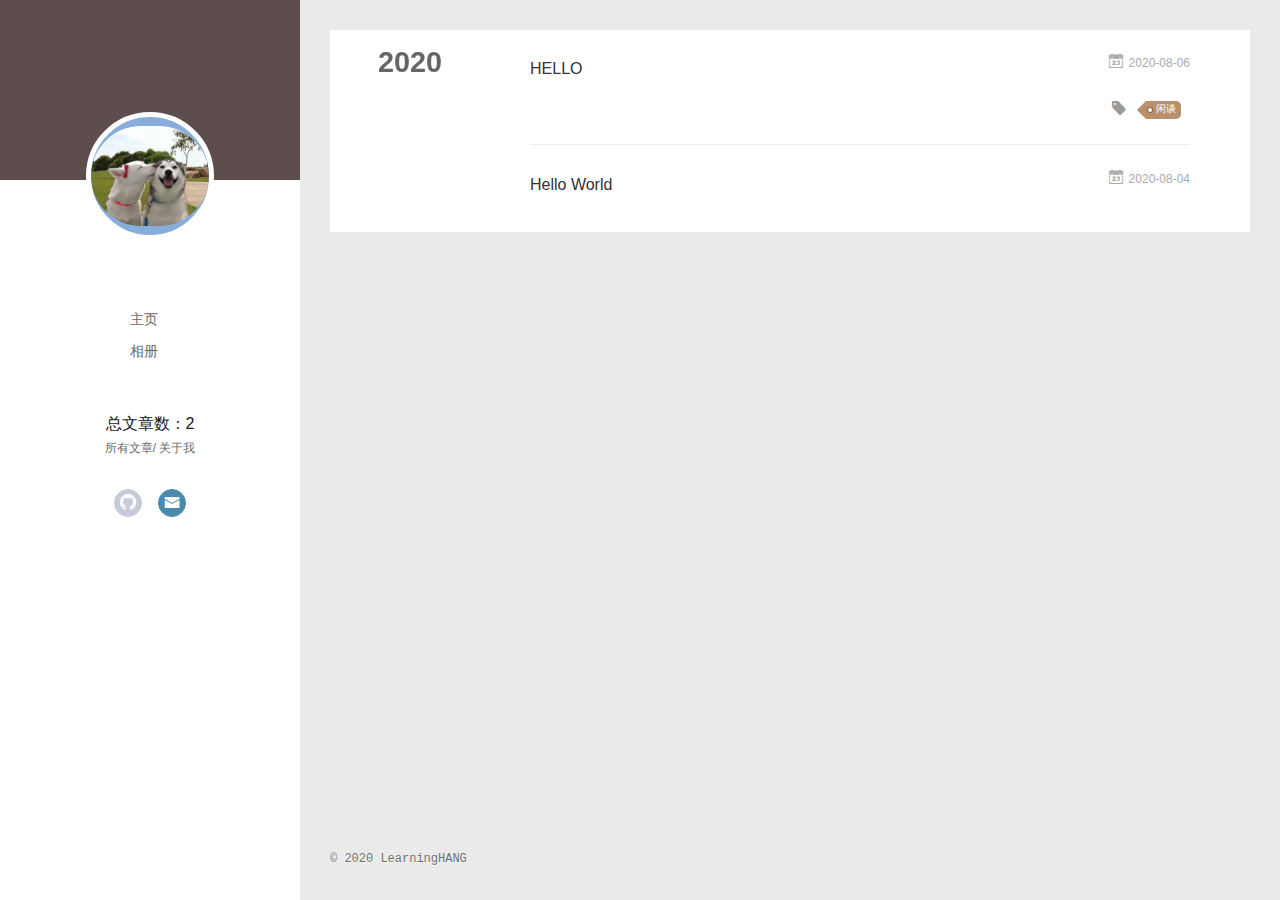
<file: archives/index.html>
<!DOCTYPE html>
<html>
<head>
  <meta charset="utf-8">
  
  <meta name="renderer" content="webkit">
  <meta http-equiv="X-UA-Compatible" content="IE=edge" >
  <link rel="dns-prefetch" href="http://yoursite.com">
  <title>Archives | LRH的博客</title>
  <meta name="viewport" content="width=device-width, initial-scale=1, maximum-scale=1">
  <meta name="description" content="HEBUTER">
<meta property="og:type" content="website">
<meta property="og:title" content="LRH的博客">
<meta property="og:url" content="http://yoursite.com/archives/index.html">
<meta property="og:site_name" content="LRH的博客">
<meta property="og:description" content="HEBUTER">
<meta property="og:locale" content="en_US">
<meta property="article:author" content="LearningHANG">
<meta property="article:tag" content="小白程序员">
<meta name="twitter:card" content="summary">
  
    <link rel="alternative" href="/atom.xml" title="LRH的博客" type="application/atom+xml">
  
  
    <link rel="icon" href="/favicon.png">
  
  <link rel="stylesheet" type="text/css" href="/./main.0cf68a.css">
  <style type="text/css">
  
    #container.show {
      background: linear-gradient(#200,#500,#255);
    }
  </style>
  

  

<meta name="generator" content="Hexo 5.0.0"></head>

<body>
  <div id="container" q-class="show:isCtnShow">
    <canvas id="anm-canvas" class="anm-canvas"></canvas>
    <div class="left-col" q-class="show:isShow">
      
<div class="overlay" style="background: #5d4d4d"></div>
<div class="intrude-less">
	<header id="header" class="inner">
		<a href="/" class="profilepic">
			<img src="/assets/img/1.jpg" class="js-avatar">
		</a>
		<hgroup>
		  <h1 class="header-author"><a href="/"></a></h1>
		</hgroup>
		

		<nav class="header-menu">
			<ul>
			
				<li><a href="/">主页</a></li>
	        
				<li><a href="/photos">相册</a></li>
	        
			</ul>
		</nav>
		<nav>
			总文章数：2
		</nav>
		<nav class="header-smart-menu">
    		
    			
    			<a q-on="click: openSlider(e, 'innerArchive')" href="javascript:void(0)">所有文章</a>
    			
            
    			
            
    			
    			<a q-on="click: openSlider(e, 'aboutme')" href="javascript:void(0)">关于我</a>
    			
            
		</nav>
		<nav class="header-nav">
			<div class="social">
				
					<a class="github" target="_blank" href="https://github.com/LearningHANG" title="github"><i class="icon-github"></i></a>
		        
					<a class="mail" target="_blank" href="mailto:1315737456@qq.com" title="mail"><i class="icon-mail"></i></a>
		        
			</div>
		</nav>
	</header>		
</div>

    </div>
    <div class="mid-col" q-class="show:isShow,hide:isShow|isFalse">
      
<nav id="mobile-nav">
  	<div class="overlay js-overlay" style="background: #5d4d4d"></div>
	<div class="btnctn js-mobile-btnctn">
  		<div class="slider-trigger list" q-on="click: openSlider(e)"><i class="icon icon-sort"></i></div>
	</div>
	<div class="intrude-less">
		<header id="header" class="inner">
			<div class="profilepic">
				<img src="/assets/img/1.jpg" class="js-avatar">
			</div>
			<hgroup>
			  <h1 class="header-author js-header-author"></h1>
			</hgroup>
			
			
			
				
			
				
			
			
			
			<nav class="header-nav">
				<div class="social">
					
						<a class="github" target="_blank" href="https://github.com/LearningHANG" title="github"><i class="icon-github"></i></a>
			        
						<a class="mail" target="_blank" href="mailto:1315737456@qq.com" title="mail"><i class="icon-mail"></i></a>
			        
				</div>
			</nav>

			<nav class="header-menu js-header-menu">
				<ul style="width: 50%">
				
				
					<li style="width: 50%"><a href="/">主页</a></li>
		        
					<li style="width: 50%"><a href="/photos">相册</a></li>
		        
				</ul>
			</nav>
		</header>				
	</div>
	<div class="mobile-mask" style="display:none" q-show="isShow"></div>
</nav>

      <div id="wrapper" class="body-wrap">
        <div class="menu-l">
          <div class="canvas-wrap">
            <canvas data-colors="#eaeaea" data-sectionHeight="100" data-contentId="js-content" id="myCanvas1" class="anm-canvas"></canvas>
          </div>
          <div id="js-content" class="content-ll">
            
  
  
    
    
      
      
      <section class="archives-wrap">
        <div class="archive-year-wrap">
          <a href="/archives/2020" class="archive-year">2020</a>
        </div>
        <div class="archives">
    
    <article class="archive-article archive-type-post">
  <div class="archive-article-inner">
    <header class="archive-article-header">
      	<div class="article-meta">
	      	<a href="/2020/08/06/HELLO/" class="archive-article-date">
  	<time datetime="2020-08-06T01:00:28.000Z" itemprop="datePublished"><i class="icon-calendar icon"></i>2020-08-06</time>
</a>
        </div>
    	 
  
    <h1 itemprop="name">
      <a class="archive-article-title" href="/2020/08/06/HELLO/">HELLO</a>
    </h1>
  

        <div class="article-info info-on-right">
          
	<div class="article-tag tagcloud">
		<i class="icon-price-tags icon"></i>
		<ul class="article-tag-list">
			 
        		<li class="article-tag-list-item">
        			<a href="javascript:void(0)" class="js-tag article-tag-list-link color3">闲谈</a>
        		</li>
      		
		</ul>
	</div>

          

        </div>
        <div class="clearfix"></div>
    </header>
  </div>
</article>
  
    
    
    <article class="archive-article archive-type-post">
  <div class="archive-article-inner">
    <header class="archive-article-header">
      	<div class="article-meta">
	      	<a href="/2020/08/04/hello-world/" class="archive-article-date">
  	<time datetime="2020-08-04T08:42:36.505Z" itemprop="datePublished"><i class="icon-calendar icon"></i>2020-08-04</time>
</a>
        </div>
    	 
  
    <h1 itemprop="name">
      <a class="archive-article-title" href="/2020/08/04/hello-world/">Hello World</a>
    </h1>
  

        <div class="article-info info-on-right">
          
          

        </div>
        <div class="clearfix"></div>
    </header>
  </div>
</article>
  
  
    </div></section>
  

    


          </div>
        </div>
      </div>
      <footer id="footer">
  <div class="outer">
    <div id="footer-info">
    	<div class="footer-left">
    		&copy; 2020 LearningHANG
    	</div>
      	<div class="footer-right">
      	<!--	<a href="http://hexo.io/" target="_blank">Hexo</a>  Theme <a href="https://github.com/litten/hexo-theme-yilia" target="_blank">Yilia</a> by Litten
      	--></div>
    </div>
  </div>
</footer>
    </div>
    <script>
	var yiliaConfig = {
		mathjax: false,
		isHome: false,
		isPost: false,
		isArchive: true,
		isTag: false,
		isCategory: false,
		open_in_new: true,
		toc_hide_index: true,
		root: "/",
		innerArchive: true,
		showTags: false
	}
</script>

<script>!function(t){function n(e){if(r[e])return r[e].exports;var i=r[e]={exports:{},id:e,loaded:!1};return t[e].call(i.exports,i,i.exports,n),i.loaded=!0,i.exports}var r={};n.m=t,n.c=r,n.p="./",n(0)}([function(t,n,r){r(195),t.exports=r(191)},function(t,n,r){var e=r(3),i=r(52),o=r(27),u=r(28),c=r(53),f="prototype",a=function(t,n,r){var s,l,h,v,p=t&a.F,d=t&a.G,y=t&a.S,g=t&a.P,b=t&a.B,m=d?e:y?e[n]||(e[n]={}):(e[n]||{})[f],x=d?i:i[n]||(i[n]={}),w=x[f]||(x[f]={});d&&(r=n);for(s in r)l=!p&&m&&void 0!==m[s],h=(l?m:r)[s],v=b&&l?c(h,e):g&&"function"==typeof h?c(Function.call,h):h,m&&u(m,s,h,t&a.U),x[s]!=h&&o(x,s,v),g&&w[s]!=h&&(w[s]=h)};e.core=i,a.F=1,a.G=2,a.S=4,a.P=8,a.B=16,a.W=32,a.U=64,a.R=128,t.exports=a},function(t,n,r){var e=r(6);t.exports=function(t){if(!e(t))throw TypeError(t+" is not an object!");return t}},function(t,n){var r=t.exports="undefined"!=typeof window&&window.Math==Math?window:"undefined"!=typeof self&&self.Math==Math?self:Function("return this")();"number"==typeof __g&&(__g=r)},function(t,n){t.exports=function(t){try{return!!t()}catch(t){return!0}}},function(t,n){var r=t.exports="undefined"!=typeof window&&window.Math==Math?window:"undefined"!=typeof self&&self.Math==Math?self:Function("return this")();"number"==typeof __g&&(__g=r)},function(t,n){t.exports=function(t){return"object"==typeof t?null!==t:"function"==typeof t}},function(t,n,r){var e=r(126)("wks"),i=r(76),o=r(3).Symbol,u="function"==typeof o;(t.exports=function(t){return e[t]||(e[t]=u&&o[t]||(u?o:i)("Symbol."+t))}).store=e},function(t,n){var r={}.hasOwnProperty;t.exports=function(t,n){return r.call(t,n)}},function(t,n,r){var e=r(94),i=r(33);t.exports=function(t){return e(i(t))}},function(t,n,r){t.exports=!r(4)(function(){return 7!=Object.defineProperty({},"a",{get:function(){return 7}}).a})},function(t,n,r){var e=r(2),i=r(167),o=r(50),u=Object.defineProperty;n.f=r(10)?Object.defineProperty:function(t,n,r){if(e(t),n=o(n,!0),e(r),i)try{return u(t,n,r)}catch(t){}if("get"in r||"set"in r)throw TypeError("Accessors not supported!");return"value"in r&&(t[n]=r.value),t}},function(t,n,r){t.exports=!r(18)(function(){return 7!=Object.defineProperty({},"a",{get:function(){return 7}}).a})},function(t,n,r){var e=r(14),i=r(22);t.exports=r(12)?function(t,n,r){return e.f(t,n,i(1,r))}:function(t,n,r){return t[n]=r,t}},function(t,n,r){var e=r(20),i=r(58),o=r(42),u=Object.defineProperty;n.f=r(12)?Object.defineProperty:function(t,n,r){if(e(t),n=o(n,!0),e(r),i)try{return u(t,n,r)}catch(t){}if("get"in r||"set"in r)throw TypeError("Accessors not supported!");return"value"in r&&(t[n]=r.value),t}},function(t,n,r){var e=r(40)("wks"),i=r(23),o=r(5).Symbol,u="function"==typeof o;(t.exports=function(t){return e[t]||(e[t]=u&&o[t]||(u?o:i)("Symbol."+t))}).store=e},function(t,n,r){var e=r(67),i=Math.min;t.exports=function(t){return t>0?i(e(t),9007199254740991):0}},function(t,n,r){var e=r(46);t.exports=function(t){return Object(e(t))}},function(t,n){t.exports=function(t){try{return!!t()}catch(t){return!0}}},function(t,n,r){var e=r(63),i=r(34);t.exports=Object.keys||function(t){return e(t,i)}},function(t,n,r){var e=r(21);t.exports=function(t){if(!e(t))throw TypeError(t+" is not an object!");return t}},function(t,n){t.exports=function(t){return"object"==typeof t?null!==t:"function"==typeof t}},function(t,n){t.exports=function(t,n){return{enumerable:!(1&t),configurable:!(2&t),writable:!(4&t),value:n}}},function(t,n){var r=0,e=Math.random();t.exports=function(t){return"Symbol(".concat(void 0===t?"":t,")_",(++r+e).toString(36))}},function(t,n){var r={}.hasOwnProperty;t.exports=function(t,n){return r.call(t,n)}},function(t,n){var r=t.exports={version:"2.4.0"};"number"==typeof __e&&(__e=r)},function(t,n){t.exports=function(t){if("function"!=typeof t)throw TypeError(t+" is not a function!");return t}},function(t,n,r){var e=r(11),i=r(66);t.exports=r(10)?function(t,n,r){return e.f(t,n,i(1,r))}:function(t,n,r){return t[n]=r,t}},function(t,n,r){var e=r(3),i=r(27),o=r(24),u=r(76)("src"),c="toString",f=Function[c],a=(""+f).split(c);r(52).inspectSource=function(t){return f.call(t)},(t.exports=function(t,n,r,c){var f="function"==typeof r;f&&(o(r,"name")||i(r,"name",n)),t[n]!==r&&(f&&(o(r,u)||i(r,u,t[n]?""+t[n]:a.join(String(n)))),t===e?t[n]=r:c?t[n]?t[n]=r:i(t,n,r):(delete t[n],i(t,n,r)))})(Function.prototype,c,function(){return"function"==typeof this&&this[u]||f.call(this)})},function(t,n,r){var e=r(1),i=r(4),o=r(46),u=function(t,n,r,e){var i=String(o(t)),u="<"+n;return""!==r&&(u+=" "+r+'="'+String(e).replace(/"/g,"&quot;")+'"'),u+">"+i+"</"+n+">"};t.exports=function(t,n){var r={};r[t]=n(u),e(e.P+e.F*i(function(){var n=""[t]('"');return n!==n.toLowerCase()||n.split('"').length>3}),"String",r)}},function(t,n,r){var e=r(115),i=r(46);t.exports=function(t){return e(i(t))}},function(t,n,r){var e=r(116),i=r(66),o=r(30),u=r(50),c=r(24),f=r(167),a=Object.getOwnPropertyDescriptor;n.f=r(10)?a:function(t,n){if(t=o(t),n=u(n,!0),f)try{return a(t,n)}catch(t){}if(c(t,n))return i(!e.f.call(t,n),t[n])}},function(t,n,r){var e=r(24),i=r(17),o=r(145)("IE_PROTO"),u=Object.prototype;t.exports=Object.getPrototypeOf||function(t){return t=i(t),e(t,o)?t[o]:"function"==typeof t.constructor&&t instanceof t.constructor?t.constructor.prototype:t instanceof Object?u:null}},function(t,n){t.exports=function(t){if(void 0==t)throw TypeError("Can't call method on  "+t);return t}},function(t,n){t.exports="constructor,hasOwnProperty,isPrototypeOf,propertyIsEnumerable,toLocaleString,toString,valueOf".split(",")},function(t,n){t.exports={}},function(t,n){t.exports=!0},function(t,n){n.f={}.propertyIsEnumerable},function(t,n,r){var e=r(14).f,i=r(8),o=r(15)("toStringTag");t.exports=function(t,n,r){t&&!i(t=r?t:t.prototype,o)&&e(t,o,{configurable:!0,value:n})}},function(t,n,r){var e=r(40)("keys"),i=r(23);t.exports=function(t){return e[t]||(e[t]=i(t))}},function(t,n,r){var e=r(5),i="__core-js_shared__",o=e[i]||(e[i]={});t.exports=function(t){return o[t]||(o[t]={})}},function(t,n){var r=Math.ceil,e=Math.floor;t.exports=function(t){return isNaN(t=+t)?0:(t>0?e:r)(t)}},function(t,n,r){var e=r(21);t.exports=function(t,n){if(!e(t))return t;var r,i;if(n&&"function"==typeof(r=t.toString)&&!e(i=r.call(t)))return i;if("function"==typeof(r=t.valueOf)&&!e(i=r.call(t)))return i;if(!n&&"function"==typeof(r=t.toString)&&!e(i=r.call(t)))return i;throw TypeError("Can't convert object to primitive value")}},function(t,n,r){var e=r(5),i=r(25),o=r(36),u=r(44),c=r(14).f;t.exports=function(t){var n=i.Symbol||(i.Symbol=o?{}:e.Symbol||{});"_"==t.charAt(0)||t in n||c(n,t,{value:u.f(t)})}},function(t,n,r){n.f=r(15)},function(t,n){var r={}.toString;t.exports=function(t){return r.call(t).slice(8,-1)}},function(t,n){t.exports=function(t){if(void 0==t)throw TypeError("Can't call method on  "+t);return t}},function(t,n,r){var e=r(4);t.exports=function(t,n){return!!t&&e(function(){n?t.call(null,function(){},1):t.call(null)})}},function(t,n,r){var e=r(53),i=r(115),o=r(17),u=r(16),c=r(203);t.exports=function(t,n){var r=1==t,f=2==t,a=3==t,s=4==t,l=6==t,h=5==t||l,v=n||c;return function(n,c,p){for(var d,y,g=o(n),b=i(g),m=e(c,p,3),x=u(b.length),w=0,S=r?v(n,x):f?v(n,0):void 0;x>w;w++)if((h||w in b)&&(d=b[w],y=m(d,w,g),t))if(r)S[w]=y;else if(y)switch(t){case 3:return!0;case 5:return d;case 6:return w;case 2:S.push(d)}else if(s)return!1;return l?-1:a||s?s:S}}},function(t,n,r){var e=r(1),i=r(52),o=r(4);t.exports=function(t,n){var r=(i.Object||{})[t]||Object[t],u={};u[t]=n(r),e(e.S+e.F*o(function(){r(1)}),"Object",u)}},function(t,n,r){var e=r(6);t.exports=function(t,n){if(!e(t))return t;var r,i;if(n&&"function"==typeof(r=t.toString)&&!e(i=r.call(t)))return i;if("function"==typeof(r=t.valueOf)&&!e(i=r.call(t)))return i;if(!n&&"function"==typeof(r=t.toString)&&!e(i=r.call(t)))return i;throw TypeError("Can't convert object to primitive value")}},function(t,n,r){var e=r(5),i=r(25),o=r(91),u=r(13),c="prototype",f=function(t,n,r){var a,s,l,h=t&f.F,v=t&f.G,p=t&f.S,d=t&f.P,y=t&f.B,g=t&f.W,b=v?i:i[n]||(i[n]={}),m=b[c],x=v?e:p?e[n]:(e[n]||{})[c];v&&(r=n);for(a in r)(s=!h&&x&&void 0!==x[a])&&a in b||(l=s?x[a]:r[a],b[a]=v&&"function"!=typeof x[a]?r[a]:y&&s?o(l,e):g&&x[a]==l?function(t){var n=function(n,r,e){if(this instanceof t){switch(arguments.length){case 0:return new t;case 1:return new t(n);case 2:return new t(n,r)}return new t(n,r,e)}return t.apply(this,arguments)};return n[c]=t[c],n}(l):d&&"function"==typeof l?o(Function.call,l):l,d&&((b.virtual||(b.virtual={}))[a]=l,t&f.R&&m&&!m[a]&&u(m,a,l)))};f.F=1,f.G=2,f.S=4,f.P=8,f.B=16,f.W=32,f.U=64,f.R=128,t.exports=f},function(t,n){var r=t.exports={version:"2.4.0"};"number"==typeof __e&&(__e=r)},function(t,n,r){var e=r(26);t.exports=function(t,n,r){if(e(t),void 0===n)return t;switch(r){case 1:return function(r){return t.call(n,r)};case 2:return function(r,e){return t.call(n,r,e)};case 3:return function(r,e,i){return t.call(n,r,e,i)}}return function(){return t.apply(n,arguments)}}},function(t,n,r){var e=r(183),i=r(1),o=r(126)("metadata"),u=o.store||(o.store=new(r(186))),c=function(t,n,r){var i=u.get(t);if(!i){if(!r)return;u.set(t,i=new e)}var o=i.get(n);if(!o){if(!r)return;i.set(n,o=new e)}return o},f=function(t,n,r){var e=c(n,r,!1);return void 0!==e&&e.has(t)},a=function(t,n,r){var e=c(n,r,!1);return void 0===e?void 0:e.get(t)},s=function(t,n,r,e){c(r,e,!0).set(t,n)},l=function(t,n){var r=c(t,n,!1),e=[];return r&&r.forEach(function(t,n){e.push(n)}),e},h=function(t){return void 0===t||"symbol"==typeof t?t:String(t)},v=function(t){i(i.S,"Reflect",t)};t.exports={store:u,map:c,has:f,get:a,set:s,keys:l,key:h,exp:v}},function(t,n,r){"use strict";if(r(10)){var e=r(69),i=r(3),o=r(4),u=r(1),c=r(127),f=r(152),a=r(53),s=r(68),l=r(66),h=r(27),v=r(73),p=r(67),d=r(16),y=r(75),g=r(50),b=r(24),m=r(180),x=r(114),w=r(6),S=r(17),_=r(137),O=r(70),E=r(32),P=r(71).f,j=r(154),F=r(76),M=r(7),A=r(48),N=r(117),T=r(146),I=r(155),k=r(80),L=r(123),R=r(74),C=r(130),D=r(160),U=r(11),W=r(31),G=U.f,B=W.f,V=i.RangeError,z=i.TypeError,q=i.Uint8Array,K="ArrayBuffer",J="Shared"+K,Y="BYTES_PER_ELEMENT",H="prototype",$=Array[H],X=f.ArrayBuffer,Q=f.DataView,Z=A(0),tt=A(2),nt=A(3),rt=A(4),et=A(5),it=A(6),ot=N(!0),ut=N(!1),ct=I.values,ft=I.keys,at=I.entries,st=$.lastIndexOf,lt=$.reduce,ht=$.reduceRight,vt=$.join,pt=$.sort,dt=$.slice,yt=$.toString,gt=$.toLocaleString,bt=M("iterator"),mt=M("toStringTag"),xt=F("typed_constructor"),wt=F("def_constructor"),St=c.CONSTR,_t=c.TYPED,Ot=c.VIEW,Et="Wrong length!",Pt=A(1,function(t,n){return Tt(T(t,t[wt]),n)}),jt=o(function(){return 1===new q(new Uint16Array([1]).buffer)[0]}),Ft=!!q&&!!q[H].set&&o(function(){new q(1).set({})}),Mt=function(t,n){if(void 0===t)throw z(Et);var r=+t,e=d(t);if(n&&!m(r,e))throw V(Et);return e},At=function(t,n){var r=p(t);if(r<0||r%n)throw V("Wrong offset!");return r},Nt=function(t){if(w(t)&&_t in t)return t;throw z(t+" is not a typed array!")},Tt=function(t,n){if(!(w(t)&&xt in t))throw z("It is not a typed array constructor!");return new t(n)},It=function(t,n){return kt(T(t,t[wt]),n)},kt=function(t,n){for(var r=0,e=n.length,i=Tt(t,e);e>r;)i[r]=n[r++];return i},Lt=function(t,n,r){G(t,n,{get:function(){return this._d[r]}})},Rt=function(t){var n,r,e,i,o,u,c=S(t),f=arguments.length,s=f>1?arguments[1]:void 0,l=void 0!==s,h=j(c);if(void 0!=h&&!_(h)){for(u=h.call(c),e=[],n=0;!(o=u.next()).done;n++)e.push(o.value);c=e}for(l&&f>2&&(s=a(s,arguments[2],2)),n=0,r=d(c.length),i=Tt(this,r);r>n;n++)i[n]=l?s(c[n],n):c[n];return i},Ct=function(){for(var t=0,n=arguments.length,r=Tt(this,n);n>t;)r[t]=arguments[t++];return r},Dt=!!q&&o(function(){gt.call(new q(1))}),Ut=function(){return gt.apply(Dt?dt.call(Nt(this)):Nt(this),arguments)},Wt={copyWithin:function(t,n){return D.call(Nt(this),t,n,arguments.length>2?arguments[2]:void 0)},every:function(t){return rt(Nt(this),t,arguments.length>1?arguments[1]:void 0)},fill:function(t){return C.apply(Nt(this),arguments)},filter:function(t){return It(this,tt(Nt(this),t,arguments.length>1?arguments[1]:void 0))},find:function(t){return et(Nt(this),t,arguments.length>1?arguments[1]:void 0)},findIndex:function(t){return it(Nt(this),t,arguments.length>1?arguments[1]:void 0)},forEach:function(t){Z(Nt(this),t,arguments.length>1?arguments[1]:void 0)},indexOf:function(t){return ut(Nt(this),t,arguments.length>1?arguments[1]:void 0)},includes:function(t){return ot(Nt(this),t,arguments.length>1?arguments[1]:void 0)},join:function(t){return vt.apply(Nt(this),arguments)},lastIndexOf:function(t){return st.apply(Nt(this),arguments)},map:function(t){return Pt(Nt(this),t,arguments.length>1?arguments[1]:void 0)},reduce:function(t){return lt.apply(Nt(this),arguments)},reduceRight:function(t){return ht.apply(Nt(this),arguments)},reverse:function(){for(var t,n=this,r=Nt(n).length,e=Math.floor(r/2),i=0;i<e;)t=n[i],n[i++]=n[--r],n[r]=t;return n},some:function(t){return nt(Nt(this),t,arguments.length>1?arguments[1]:void 0)},sort:function(t){return pt.call(Nt(this),t)},subarray:function(t,n){var r=Nt(this),e=r.length,i=y(t,e);return new(T(r,r[wt]))(r.buffer,r.byteOffset+i*r.BYTES_PER_ELEMENT,d((void 0===n?e:y(n,e))-i))}},Gt=function(t,n){return It(this,dt.call(Nt(this),t,n))},Bt=function(t){Nt(this);var n=At(arguments[1],1),r=this.length,e=S(t),i=d(e.length),o=0;if(i+n>r)throw V(Et);for(;o<i;)this[n+o]=e[o++]},Vt={entries:function(){return at.call(Nt(this))},keys:function(){return ft.call(Nt(this))},values:function(){return ct.call(Nt(this))}},zt=function(t,n){return w(t)&&t[_t]&&"symbol"!=typeof n&&n in t&&String(+n)==String(n)},qt=function(t,n){return zt(t,n=g(n,!0))?l(2,t[n]):B(t,n)},Kt=function(t,n,r){return!(zt(t,n=g(n,!0))&&w(r)&&b(r,"value"))||b(r,"get")||b(r,"set")||r.configurable||b(r,"writable")&&!r.writable||b(r,"enumerable")&&!r.enumerable?G(t,n,r):(t[n]=r.value,t)};St||(W.f=qt,U.f=Kt),u(u.S+u.F*!St,"Object",{getOwnPropertyDescriptor:qt,defineProperty:Kt}),o(function(){yt.call({})})&&(yt=gt=function(){return vt.call(this)});var Jt=v({},Wt);v(Jt,Vt),h(Jt,bt,Vt.values),v(Jt,{slice:Gt,set:Bt,constructor:function(){},toString:yt,toLocaleString:Ut}),Lt(Jt,"buffer","b"),Lt(Jt,"byteOffset","o"),Lt(Jt,"byteLength","l"),Lt(Jt,"length","e"),G(Jt,mt,{get:function(){return this[_t]}}),t.exports=function(t,n,r,f){f=!!f;var a=t+(f?"Clamped":"")+"Array",l="Uint8Array"!=a,v="get"+t,p="set"+t,y=i[a],g=y||{},b=y&&E(y),m=!y||!c.ABV,S={},_=y&&y[H],j=function(t,r){var e=t._d;return e.v[v](r*n+e.o,jt)},F=function(t,r,e){var i=t._d;f&&(e=(e=Math.round(e))<0?0:e>255?255:255&e),i.v[p](r*n+i.o,e,jt)},M=function(t,n){G(t,n,{get:function(){return j(this,n)},set:function(t){return F(this,n,t)},enumerable:!0})};m?(y=r(function(t,r,e,i){s(t,y,a,"_d");var o,u,c,f,l=0,v=0;if(w(r)){if(!(r instanceof X||(f=x(r))==K||f==J))return _t in r?kt(y,r):Rt.call(y,r);o=r,v=At(e,n);var p=r.byteLength;if(void 0===i){if(p%n)throw V(Et);if((u=p-v)<0)throw V(Et)}else if((u=d(i)*n)+v>p)throw V(Et);c=u/n}else c=Mt(r,!0),u=c*n,o=new X(u);for(h(t,"_d",{b:o,o:v,l:u,e:c,v:new Q(o)});l<c;)M(t,l++)}),_=y[H]=O(Jt),h(_,"constructor",y)):L(function(t){new y(null),new y(t)},!0)||(y=r(function(t,r,e,i){s(t,y,a);var o;return w(r)?r instanceof X||(o=x(r))==K||o==J?void 0!==i?new g(r,At(e,n),i):void 0!==e?new g(r,At(e,n)):new g(r):_t in r?kt(y,r):Rt.call(y,r):new g(Mt(r,l))}),Z(b!==Function.prototype?P(g).concat(P(b)):P(g),function(t){t in y||h(y,t,g[t])}),y[H]=_,e||(_.constructor=y));var A=_[bt],N=!!A&&("values"==A.name||void 0==A.name),T=Vt.values;h(y,xt,!0),h(_,_t,a),h(_,Ot,!0),h(_,wt,y),(f?new y(1)[mt]==a:mt in _)||G(_,mt,{get:function(){return a}}),S[a]=y,u(u.G+u.W+u.F*(y!=g),S),u(u.S,a,{BYTES_PER_ELEMENT:n,from:Rt,of:Ct}),Y in _||h(_,Y,n),u(u.P,a,Wt),R(a),u(u.P+u.F*Ft,a,{set:Bt}),u(u.P+u.F*!N,a,Vt),u(u.P+u.F*(_.toString!=yt),a,{toString:yt}),u(u.P+u.F*o(function(){new y(1).slice()}),a,{slice:Gt}),u(u.P+u.F*(o(function(){return[1,2].toLocaleString()!=new y([1,2]).toLocaleString()})||!o(function(){_.toLocaleString.call([1,2])})),a,{toLocaleString:Ut}),k[a]=N?A:T,e||N||h(_,bt,T)}}else t.exports=function(){}},function(t,n){var r={}.toString;t.exports=function(t){return r.call(t).slice(8,-1)}},function(t,n,r){var e=r(21),i=r(5).document,o=e(i)&&e(i.createElement);t.exports=function(t){return o?i.createElement(t):{}}},function(t,n,r){t.exports=!r(12)&&!r(18)(function(){return 7!=Object.defineProperty(r(57)("div"),"a",{get:function(){return 7}}).a})},function(t,n,r){"use strict";var e=r(36),i=r(51),o=r(64),u=r(13),c=r(8),f=r(35),a=r(96),s=r(38),l=r(103),h=r(15)("iterator"),v=!([].keys&&"next"in[].keys()),p="keys",d="values",y=function(){return this};t.exports=function(t,n,r,g,b,m,x){a(r,n,g);var w,S,_,O=function(t){if(!v&&t in F)return F[t];switch(t){case p:case d:return function(){return new r(this,t)}}return function(){return new r(this,t)}},E=n+" Iterator",P=b==d,j=!1,F=t.prototype,M=F[h]||F["@@iterator"]||b&&F[b],A=M||O(b),N=b?P?O("entries"):A:void 0,T="Array"==n?F.entries||M:M;if(T&&(_=l(T.call(new t)))!==Object.prototype&&(s(_,E,!0),e||c(_,h)||u(_,h,y)),P&&M&&M.name!==d&&(j=!0,A=function(){return M.call(this)}),e&&!x||!v&&!j&&F[h]||u(F,h,A),f[n]=A,f[E]=y,b)if(w={values:P?A:O(d),keys:m?A:O(p),entries:N},x)for(S in w)S in F||o(F,S,w[S]);else i(i.P+i.F*(v||j),n,w);return w}},function(t,n,r){var e=r(20),i=r(100),o=r(34),u=r(39)("IE_PROTO"),c=function(){},f="prototype",a=function(){var t,n=r(57)("iframe"),e=o.length;for(n.style.display="none",r(93).appendChild(n),n.src="javascript:",t=n.contentWindow.document,t.open(),t.write("<script>document.F=Object<\/script>"),t.close(),a=t.F;e--;)delete a[f][o[e]];return a()};t.exports=Object.create||function(t,n){var r;return null!==t?(c[f]=e(t),r=new c,c[f]=null,r[u]=t):r=a(),void 0===n?r:i(r,n)}},function(t,n,r){var e=r(63),i=r(34).concat("length","prototype");n.f=Object.getOwnPropertyNames||function(t){return e(t,i)}},function(t,n){n.f=Object.getOwnPropertySymbols},function(t,n,r){var e=r(8),i=r(9),o=r(90)(!1),u=r(39)("IE_PROTO");t.exports=function(t,n){var r,c=i(t),f=0,a=[];for(r in c)r!=u&&e(c,r)&&a.push(r);for(;n.length>f;)e(c,r=n[f++])&&(~o(a,r)||a.push(r));return a}},function(t,n,r){t.exports=r(13)},function(t,n,r){var e=r(76)("meta"),i=r(6),o=r(24),u=r(11).f,c=0,f=Object.isExtensible||function(){return!0},a=!r(4)(function(){return f(Object.preventExtensions({}))}),s=function(t){u(t,e,{value:{i:"O"+ ++c,w:{}}})},l=function(t,n){if(!i(t))return"symbol"==typeof t?t:("string"==typeof t?"S":"P")+t;if(!o(t,e)){if(!f(t))return"F";if(!n)return"E";s(t)}return t[e].i},h=function(t,n){if(!o(t,e)){if(!f(t))return!0;if(!n)return!1;s(t)}return t[e].w},v=function(t){return a&&p.NEED&&f(t)&&!o(t,e)&&s(t),t},p=t.exports={KEY:e,NEED:!1,fastKey:l,getWeak:h,onFreeze:v}},function(t,n){t.exports=function(t,n){return{enumerable:!(1&t),configurable:!(2&t),writable:!(4&t),value:n}}},function(t,n){var r=Math.ceil,e=Math.floor;t.exports=function(t){return isNaN(t=+t)?0:(t>0?e:r)(t)}},function(t,n){t.exports=function(t,n,r,e){if(!(t instanceof n)||void 0!==e&&e in t)throw TypeError(r+": incorrect invocation!");return t}},function(t,n){t.exports=!1},function(t,n,r){var e=r(2),i=r(173),o=r(133),u=r(145)("IE_PROTO"),c=function(){},f="prototype",a=function(){var t,n=r(132)("iframe"),e=o.length;for(n.style.display="none",r(135).appendChild(n),n.src="javascript:",t=n.contentWindow.document,t.open(),t.write("<script>document.F=Object<\/script>"),t.close(),a=t.F;e--;)delete a[f][o[e]];return a()};t.exports=Object.create||function(t,n){var r;return null!==t?(c[f]=e(t),r=new c,c[f]=null,r[u]=t):r=a(),void 0===n?r:i(r,n)}},function(t,n,r){var e=r(175),i=r(133).concat("length","prototype");n.f=Object.getOwnPropertyNames||function(t){return e(t,i)}},function(t,n,r){var e=r(175),i=r(133);t.exports=Object.keys||function(t){return e(t,i)}},function(t,n,r){var e=r(28);t.exports=function(t,n,r){for(var i in n)e(t,i,n[i],r);return t}},function(t,n,r){"use strict";var e=r(3),i=r(11),o=r(10),u=r(7)("species");t.exports=function(t){var n=e[t];o&&n&&!n[u]&&i.f(n,u,{configurable:!0,get:function(){return this}})}},function(t,n,r){var e=r(67),i=Math.max,o=Math.min;t.exports=function(t,n){return t=e(t),t<0?i(t+n,0):o(t,n)}},function(t,n){var r=0,e=Math.random();t.exports=function(t){return"Symbol(".concat(void 0===t?"":t,")_",(++r+e).toString(36))}},function(t,n,r){var e=r(33);t.exports=function(t){return Object(e(t))}},function(t,n,r){var e=r(7)("unscopables"),i=Array.prototype;void 0==i[e]&&r(27)(i,e,{}),t.exports=function(t){i[e][t]=!0}},function(t,n,r){var e=r(53),i=r(169),o=r(137),u=r(2),c=r(16),f=r(154),a={},s={},n=t.exports=function(t,n,r,l,h){var v,p,d,y,g=h?function(){return t}:f(t),b=e(r,l,n?2:1),m=0;if("function"!=typeof g)throw TypeError(t+" is not iterable!");if(o(g)){for(v=c(t.length);v>m;m++)if((y=n?b(u(p=t[m])[0],p[1]):b(t[m]))===a||y===s)return y}else for(d=g.call(t);!(p=d.next()).done;)if((y=i(d,b,p.value,n))===a||y===s)return y};n.BREAK=a,n.RETURN=s},function(t,n){t.exports={}},function(t,n,r){var e=r(11).f,i=r(24),o=r(7)("toStringTag");t.exports=function(t,n,r){t&&!i(t=r?t:t.prototype,o)&&e(t,o,{configurable:!0,value:n})}},function(t,n,r){var e=r(1),i=r(46),o=r(4),u=r(150),c="["+u+"]",f="​",a=RegExp("^"+c+c+"*"),s=RegExp(c+c+"*$"),l=function(t,n,r){var i={},c=o(function(){return!!u[t]()||f[t]()!=f}),a=i[t]=c?n(h):u[t];r&&(i[r]=a),e(e.P+e.F*c,"String",i)},h=l.trim=function(t,n){return t=String(i(t)),1&n&&(t=t.replace(a,"")),2&n&&(t=t.replace(s,"")),t};t.exports=l},function(t,n,r){t.exports={default:r(86),__esModule:!0}},function(t,n,r){t.exports={default:r(87),__esModule:!0}},function(t,n,r){"use strict";function e(t){return t&&t.__esModule?t:{default:t}}n.__esModule=!0;var i=r(84),o=e(i),u=r(83),c=e(u),f="function"==typeof c.default&&"symbol"==typeof o.default?function(t){return typeof t}:function(t){return t&&"function"==typeof c.default&&t.constructor===c.default&&t!==c.default.prototype?"symbol":typeof t};n.default="function"==typeof c.default&&"symbol"===f(o.default)?function(t){return void 0===t?"undefined":f(t)}:function(t){return t&&"function"==typeof c.default&&t.constructor===c.default&&t!==c.default.prototype?"symbol":void 0===t?"undefined":f(t)}},function(t,n,r){r(110),r(108),r(111),r(112),t.exports=r(25).Symbol},function(t,n,r){r(109),r(113),t.exports=r(44).f("iterator")},function(t,n){t.exports=function(t){if("function"!=typeof t)throw TypeError(t+" is not a function!");return t}},function(t,n){t.exports=function(){}},function(t,n,r){var e=r(9),i=r(106),o=r(105);t.exports=function(t){return function(n,r,u){var c,f=e(n),a=i(f.length),s=o(u,a);if(t&&r!=r){for(;a>s;)if((c=f[s++])!=c)return!0}else for(;a>s;s++)if((t||s in f)&&f[s]===r)return t||s||0;return!t&&-1}}},function(t,n,r){var e=r(88);t.exports=function(t,n,r){if(e(t),void 0===n)return t;switch(r){case 1:return function(r){return t.call(n,r)};case 2:return function(r,e){return t.call(n,r,e)};case 3:return function(r,e,i){return t.call(n,r,e,i)}}return function(){return t.apply(n,arguments)}}},function(t,n,r){var e=r(19),i=r(62),o=r(37);t.exports=function(t){var n=e(t),r=i.f;if(r)for(var u,c=r(t),f=o.f,a=0;c.length>a;)f.call(t,u=c[a++])&&n.push(u);return n}},function(t,n,r){t.exports=r(5).document&&document.documentElement},function(t,n,r){var e=r(56);t.exports=Object("z").propertyIsEnumerable(0)?Object:function(t){return"String"==e(t)?t.split(""):Object(t)}},function(t,n,r){var e=r(56);t.exports=Array.isArray||function(t){return"Array"==e(t)}},function(t,n,r){"use strict";var e=r(60),i=r(22),o=r(38),u={};r(13)(u,r(15)("iterator"),function(){return this}),t.exports=function(t,n,r){t.prototype=e(u,{next:i(1,r)}),o(t,n+" Iterator")}},function(t,n){t.exports=function(t,n){return{value:n,done:!!t}}},function(t,n,r){var e=r(19),i=r(9);t.exports=function(t,n){for(var r,o=i(t),u=e(o),c=u.length,f=0;c>f;)if(o[r=u[f++]]===n)return r}},function(t,n,r){var e=r(23)("meta"),i=r(21),o=r(8),u=r(14).f,c=0,f=Object.isExtensible||function(){return!0},a=!r(18)(function(){return f(Object.preventExtensions({}))}),s=function(t){u(t,e,{value:{i:"O"+ ++c,w:{}}})},l=function(t,n){if(!i(t))return"symbol"==typeof t?t:("string"==typeof t?"S":"P")+t;if(!o(t,e)){if(!f(t))return"F";if(!n)return"E";s(t)}return t[e].i},h=function(t,n){if(!o(t,e)){if(!f(t))return!0;if(!n)return!1;s(t)}return t[e].w},v=function(t){return a&&p.NEED&&f(t)&&!o(t,e)&&s(t),t},p=t.exports={KEY:e,NEED:!1,fastKey:l,getWeak:h,onFreeze:v}},function(t,n,r){var e=r(14),i=r(20),o=r(19);t.exports=r(12)?Object.defineProperties:function(t,n){i(t);for(var r,u=o(n),c=u.length,f=0;c>f;)e.f(t,r=u[f++],n[r]);return t}},function(t,n,r){var e=r(37),i=r(22),o=r(9),u=r(42),c=r(8),f=r(58),a=Object.getOwnPropertyDescriptor;n.f=r(12)?a:function(t,n){if(t=o(t),n=u(n,!0),f)try{return a(t,n)}catch(t){}if(c(t,n))return i(!e.f.call(t,n),t[n])}},function(t,n,r){var e=r(9),i=r(61).f,o={}.toString,u="object"==typeof window&&window&&Object.getOwnPropertyNames?Object.getOwnPropertyNames(window):[],c=function(t){try{return i(t)}catch(t){return u.slice()}};t.exports.f=function(t){return u&&"[object Window]"==o.call(t)?c(t):i(e(t))}},function(t,n,r){var e=r(8),i=r(77),o=r(39)("IE_PROTO"),u=Object.prototype;t.exports=Object.getPrototypeOf||function(t){return t=i(t),e(t,o)?t[o]:"function"==typeof t.constructor&&t instanceof t.constructor?t.constructor.prototype:t instanceof Object?u:null}},function(t,n,r){var e=r(41),i=r(33);t.exports=function(t){return function(n,r){var o,u,c=String(i(n)),f=e(r),a=c.length;return f<0||f>=a?t?"":void 0:(o=c.charCodeAt(f),o<55296||o>56319||f+1===a||(u=c.charCodeAt(f+1))<56320||u>57343?t?c.charAt(f):o:t?c.slice(f,f+2):u-56320+(o-55296<<10)+65536)}}},function(t,n,r){var e=r(41),i=Math.max,o=Math.min;t.exports=function(t,n){return t=e(t),t<0?i(t+n,0):o(t,n)}},function(t,n,r){var e=r(41),i=Math.min;t.exports=function(t){return t>0?i(e(t),9007199254740991):0}},function(t,n,r){"use strict";var e=r(89),i=r(97),o=r(35),u=r(9);t.exports=r(59)(Array,"Array",function(t,n){this._t=u(t),this._i=0,this._k=n},function(){var t=this._t,n=this._k,r=this._i++;return!t||r>=t.length?(this._t=void 0,i(1)):"keys"==n?i(0,r):"values"==n?i(0,t[r]):i(0,[r,t[r]])},"values"),o.Arguments=o.Array,e("keys"),e("values"),e("entries")},function(t,n){},function(t,n,r){"use strict";var e=r(104)(!0);r(59)(String,"String",function(t){this._t=String(t),this._i=0},function(){var t,n=this._t,r=this._i;return r>=n.length?{value:void 0,done:!0}:(t=e(n,r),this._i+=t.length,{value:t,done:!1})})},function(t,n,r){"use strict";var e=r(5),i=r(8),o=r(12),u=r(51),c=r(64),f=r(99).KEY,a=r(18),s=r(40),l=r(38),h=r(23),v=r(15),p=r(44),d=r(43),y=r(98),g=r(92),b=r(95),m=r(20),x=r(9),w=r(42),S=r(22),_=r(60),O=r(102),E=r(101),P=r(14),j=r(19),F=E.f,M=P.f,A=O.f,N=e.Symbol,T=e.JSON,I=T&&T.stringify,k="prototype",L=v("_hidden"),R=v("toPrimitive"),C={}.propertyIsEnumerable,D=s("symbol-registry"),U=s("symbols"),W=s("op-symbols"),G=Object[k],B="function"==typeof N,V=e.QObject,z=!V||!V[k]||!V[k].findChild,q=o&&a(function(){return 7!=_(M({},"a",{get:function(){return M(this,"a",{value:7}).a}})).a})?function(t,n,r){var e=F(G,n);e&&delete G[n],M(t,n,r),e&&t!==G&&M(G,n,e)}:M,K=function(t){var n=U[t]=_(N[k]);return n._k=t,n},J=B&&"symbol"==typeof N.iterator?function(t){return"symbol"==typeof t}:function(t){return t instanceof N},Y=function(t,n,r){return t===G&&Y(W,n,r),m(t),n=w(n,!0),m(r),i(U,n)?(r.enumerable?(i(t,L)&&t[L][n]&&(t[L][n]=!1),r=_(r,{enumerable:S(0,!1)})):(i(t,L)||M(t,L,S(1,{})),t[L][n]=!0),q(t,n,r)):M(t,n,r)},H=function(t,n){m(t);for(var r,e=g(n=x(n)),i=0,o=e.length;o>i;)Y(t,r=e[i++],n[r]);return t},$=function(t,n){return void 0===n?_(t):H(_(t),n)},X=function(t){var n=C.call(this,t=w(t,!0));return!(this===G&&i(U,t)&&!i(W,t))&&(!(n||!i(this,t)||!i(U,t)||i(this,L)&&this[L][t])||n)},Q=function(t,n){if(t=x(t),n=w(n,!0),t!==G||!i(U,n)||i(W,n)){var r=F(t,n);return!r||!i(U,n)||i(t,L)&&t[L][n]||(r.enumerable=!0),r}},Z=function(t){for(var n,r=A(x(t)),e=[],o=0;r.length>o;)i(U,n=r[o++])||n==L||n==f||e.push(n);return e},tt=function(t){for(var n,r=t===G,e=A(r?W:x(t)),o=[],u=0;e.length>u;)!i(U,n=e[u++])||r&&!i(G,n)||o.push(U[n]);return o};B||(N=function(){if(this instanceof N)throw TypeError("Symbol is not a constructor!");var t=h(arguments.length>0?arguments[0]:void 0),n=function(r){this===G&&n.call(W,r),i(this,L)&&i(this[L],t)&&(this[L][t]=!1),q(this,t,S(1,r))};return o&&z&&q(G,t,{configurable:!0,set:n}),K(t)},c(N[k],"toString",function(){return this._k}),E.f=Q,P.f=Y,r(61).f=O.f=Z,r(37).f=X,r(62).f=tt,o&&!r(36)&&c(G,"propertyIsEnumerable",X,!0),p.f=function(t){return K(v(t))}),u(u.G+u.W+u.F*!B,{Symbol:N});for(var nt="hasInstance,isConcatSpreadable,iterator,match,replace,search,species,split,toPrimitive,toStringTag,unscopables".split(","),rt=0;nt.length>rt;)v(nt[rt++]);for(var nt=j(v.store),rt=0;nt.length>rt;)d(nt[rt++]);u(u.S+u.F*!B,"Symbol",{for:function(t){return i(D,t+="")?D[t]:D[t]=N(t)},keyFor:function(t){if(J(t))return y(D,t);throw TypeError(t+" is not a symbol!")},useSetter:function(){z=!0},useSimple:function(){z=!1}}),u(u.S+u.F*!B,"Object",{create:$,defineProperty:Y,defineProperties:H,getOwnPropertyDescriptor:Q,getOwnPropertyNames:Z,getOwnPropertySymbols:tt}),T&&u(u.S+u.F*(!B||a(function(){var t=N();return"[null]"!=I([t])||"{}"!=I({a:t})||"{}"!=I(Object(t))})),"JSON",{stringify:function(t){if(void 0!==t&&!J(t)){for(var n,r,e=[t],i=1;arguments.length>i;)e.push(arguments[i++]);return n=e[1],"function"==typeof n&&(r=n),!r&&b(n)||(n=function(t,n){if(r&&(n=r.call(this,t,n)),!J(n))return n}),e[1]=n,I.apply(T,e)}}}),N[k][R]||r(13)(N[k],R,N[k].valueOf),l(N,"Symbol"),l(Math,"Math",!0),l(e.JSON,"JSON",!0)},function(t,n,r){r(43)("asyncIterator")},function(t,n,r){r(43)("observable")},function(t,n,r){r(107);for(var e=r(5),i=r(13),o=r(35),u=r(15)("toStringTag"),c=["NodeList","DOMTokenList","MediaList","StyleSheetList","CSSRuleList"],f=0;f<5;f++){var a=c[f],s=e[a],l=s&&s.prototype;l&&!l[u]&&i(l,u,a),o[a]=o.Array}},function(t,n,r){var e=r(45),i=r(7)("toStringTag"),o="Arguments"==e(function(){return arguments}()),u=function(t,n){try{return t[n]}catch(t){}};t.exports=function(t){var n,r,c;return void 0===t?"Undefined":null===t?"Null":"string"==typeof(r=u(n=Object(t),i))?r:o?e(n):"Object"==(c=e(n))&&"function"==typeof n.callee?"Arguments":c}},function(t,n,r){var e=r(45);t.exports=Object("z").propertyIsEnumerable(0)?Object:function(t){return"String"==e(t)?t.split(""):Object(t)}},function(t,n){n.f={}.propertyIsEnumerable},function(t,n,r){var e=r(30),i=r(16),o=r(75);t.exports=function(t){return function(n,r,u){var c,f=e(n),a=i(f.length),s=o(u,a);if(t&&r!=r){for(;a>s;)if((c=f[s++])!=c)return!0}else for(;a>s;s++)if((t||s in f)&&f[s]===r)return t||s||0;return!t&&-1}}},function(t,n,r){"use strict";var e=r(3),i=r(1),o=r(28),u=r(73),c=r(65),f=r(79),a=r(68),s=r(6),l=r(4),h=r(123),v=r(81),p=r(136);t.exports=function(t,n,r,d,y,g){var b=e[t],m=b,x=y?"set":"add",w=m&&m.prototype,S={},_=function(t){var n=w[t];o(w,t,"delete"==t?function(t){return!(g&&!s(t))&&n.call(this,0===t?0:t)}:"has"==t?function(t){return!(g&&!s(t))&&n.call(this,0===t?0:t)}:"get"==t?function(t){return g&&!s(t)?void 0:n.call(this,0===t?0:t)}:"add"==t?function(t){return n.call(this,0===t?0:t),this}:function(t,r){return n.call(this,0===t?0:t,r),this})};if("function"==typeof m&&(g||w.forEach&&!l(function(){(new m).entries().next()}))){var O=new m,E=O[x](g?{}:-0,1)!=O,P=l(function(){O.has(1)}),j=h(function(t){new m(t)}),F=!g&&l(function(){for(var t=new m,n=5;n--;)t[x](n,n);return!t.has(-0)});j||(m=n(function(n,r){a(n,m,t);var e=p(new b,n,m);return void 0!=r&&f(r,y,e[x],e),e}),m.prototype=w,w.constructor=m),(P||F)&&(_("delete"),_("has"),y&&_("get")),(F||E)&&_(x),g&&w.clear&&delete w.clear}else m=d.getConstructor(n,t,y,x),u(m.prototype,r),c.NEED=!0;return v(m,t),S[t]=m,i(i.G+i.W+i.F*(m!=b),S),g||d.setStrong(m,t,y),m}},function(t,n,r){"use strict";var e=r(27),i=r(28),o=r(4),u=r(46),c=r(7);t.exports=function(t,n,r){var f=c(t),a=r(u,f,""[t]),s=a[0],l=a[1];o(function(){var n={};return n[f]=function(){return 7},7!=""[t](n)})&&(i(String.prototype,t,s),e(RegExp.prototype,f,2==n?function(t,n){return l.call(t,this,n)}:function(t){return l.call(t,this)}))}
},function(t,n,r){"use strict";var e=r(2);t.exports=function(){var t=e(this),n="";return t.global&&(n+="g"),t.ignoreCase&&(n+="i"),t.multiline&&(n+="m"),t.unicode&&(n+="u"),t.sticky&&(n+="y"),n}},function(t,n){t.exports=function(t,n,r){var e=void 0===r;switch(n.length){case 0:return e?t():t.call(r);case 1:return e?t(n[0]):t.call(r,n[0]);case 2:return e?t(n[0],n[1]):t.call(r,n[0],n[1]);case 3:return e?t(n[0],n[1],n[2]):t.call(r,n[0],n[1],n[2]);case 4:return e?t(n[0],n[1],n[2],n[3]):t.call(r,n[0],n[1],n[2],n[3])}return t.apply(r,n)}},function(t,n,r){var e=r(6),i=r(45),o=r(7)("match");t.exports=function(t){var n;return e(t)&&(void 0!==(n=t[o])?!!n:"RegExp"==i(t))}},function(t,n,r){var e=r(7)("iterator"),i=!1;try{var o=[7][e]();o.return=function(){i=!0},Array.from(o,function(){throw 2})}catch(t){}t.exports=function(t,n){if(!n&&!i)return!1;var r=!1;try{var o=[7],u=o[e]();u.next=function(){return{done:r=!0}},o[e]=function(){return u},t(o)}catch(t){}return r}},function(t,n,r){t.exports=r(69)||!r(4)(function(){var t=Math.random();__defineSetter__.call(null,t,function(){}),delete r(3)[t]})},function(t,n){n.f=Object.getOwnPropertySymbols},function(t,n,r){var e=r(3),i="__core-js_shared__",o=e[i]||(e[i]={});t.exports=function(t){return o[t]||(o[t]={})}},function(t,n,r){for(var e,i=r(3),o=r(27),u=r(76),c=u("typed_array"),f=u("view"),a=!(!i.ArrayBuffer||!i.DataView),s=a,l=0,h="Int8Array,Uint8Array,Uint8ClampedArray,Int16Array,Uint16Array,Int32Array,Uint32Array,Float32Array,Float64Array".split(",");l<9;)(e=i[h[l++]])?(o(e.prototype,c,!0),o(e.prototype,f,!0)):s=!1;t.exports={ABV:a,CONSTR:s,TYPED:c,VIEW:f}},function(t,n){"use strict";var r={versions:function(){var t=window.navigator.userAgent;return{trident:t.indexOf("Trident")>-1,presto:t.indexOf("Presto")>-1,webKit:t.indexOf("AppleWebKit")>-1,gecko:t.indexOf("Gecko")>-1&&-1==t.indexOf("KHTML"),mobile:!!t.match(/AppleWebKit.*Mobile.*/),ios:!!t.match(/\(i[^;]+;( U;)? CPU.+Mac OS X/),android:t.indexOf("Android")>-1||t.indexOf("Linux")>-1,iPhone:t.indexOf("iPhone")>-1||t.indexOf("Mac")>-1,iPad:t.indexOf("iPad")>-1,webApp:-1==t.indexOf("Safari"),weixin:-1==t.indexOf("MicroMessenger")}}()};t.exports=r},function(t,n,r){"use strict";var e=r(85),i=function(t){return t&&t.__esModule?t:{default:t}}(e),o=function(){function t(t,n,e){return n||e?String.fromCharCode(n||e):r[t]||t}function n(t){return e[t]}var r={"&quot;":'"',"&lt;":"<","&gt;":">","&amp;":"&","&nbsp;":" "},e={};for(var u in r)e[r[u]]=u;return r["&apos;"]="'",e["'"]="&#39;",{encode:function(t){return t?(""+t).replace(/['<> "&]/g,n).replace(/\r?\n/g,"<br/>").replace(/\s/g,"&nbsp;"):""},decode:function(n){return n?(""+n).replace(/<br\s*\/?>/gi,"\n").replace(/&quot;|&lt;|&gt;|&amp;|&nbsp;|&apos;|&#(\d+);|&#(\d+)/g,t).replace(/\u00a0/g," "):""},encodeBase16:function(t){if(!t)return t;t+="";for(var n=[],r=0,e=t.length;e>r;r++)n.push(t.charCodeAt(r).toString(16).toUpperCase());return n.join("")},encodeBase16forJSON:function(t){if(!t)return t;t=t.replace(/[\u4E00-\u9FBF]/gi,function(t){return escape(t).replace("%u","\\u")});for(var n=[],r=0,e=t.length;e>r;r++)n.push(t.charCodeAt(r).toString(16).toUpperCase());return n.join("")},decodeBase16:function(t){if(!t)return t;t+="";for(var n=[],r=0,e=t.length;e>r;r+=2)n.push(String.fromCharCode("0x"+t.slice(r,r+2)));return n.join("")},encodeObject:function(t){if(t instanceof Array)for(var n=0,r=t.length;r>n;n++)t[n]=o.encodeObject(t[n]);else if("object"==(void 0===t?"undefined":(0,i.default)(t)))for(var e in t)t[e]=o.encodeObject(t[e]);else if("string"==typeof t)return o.encode(t);return t},loadScript:function(t){var n=document.createElement("script");document.getElementsByTagName("body")[0].appendChild(n),n.setAttribute("src",t)},addLoadEvent:function(t){var n=window.onload;"function"!=typeof window.onload?window.onload=t:window.onload=function(){n(),t()}}}}();t.exports=o},function(t,n,r){"use strict";var e=r(17),i=r(75),o=r(16);t.exports=function(t){for(var n=e(this),r=o(n.length),u=arguments.length,c=i(u>1?arguments[1]:void 0,r),f=u>2?arguments[2]:void 0,a=void 0===f?r:i(f,r);a>c;)n[c++]=t;return n}},function(t,n,r){"use strict";var e=r(11),i=r(66);t.exports=function(t,n,r){n in t?e.f(t,n,i(0,r)):t[n]=r}},function(t,n,r){var e=r(6),i=r(3).document,o=e(i)&&e(i.createElement);t.exports=function(t){return o?i.createElement(t):{}}},function(t,n){t.exports="constructor,hasOwnProperty,isPrototypeOf,propertyIsEnumerable,toLocaleString,toString,valueOf".split(",")},function(t,n,r){var e=r(7)("match");t.exports=function(t){var n=/./;try{"/./"[t](n)}catch(r){try{return n[e]=!1,!"/./"[t](n)}catch(t){}}return!0}},function(t,n,r){t.exports=r(3).document&&document.documentElement},function(t,n,r){var e=r(6),i=r(144).set;t.exports=function(t,n,r){var o,u=n.constructor;return u!==r&&"function"==typeof u&&(o=u.prototype)!==r.prototype&&e(o)&&i&&i(t,o),t}},function(t,n,r){var e=r(80),i=r(7)("iterator"),o=Array.prototype;t.exports=function(t){return void 0!==t&&(e.Array===t||o[i]===t)}},function(t,n,r){var e=r(45);t.exports=Array.isArray||function(t){return"Array"==e(t)}},function(t,n,r){"use strict";var e=r(70),i=r(66),o=r(81),u={};r(27)(u,r(7)("iterator"),function(){return this}),t.exports=function(t,n,r){t.prototype=e(u,{next:i(1,r)}),o(t,n+" Iterator")}},function(t,n,r){"use strict";var e=r(69),i=r(1),o=r(28),u=r(27),c=r(24),f=r(80),a=r(139),s=r(81),l=r(32),h=r(7)("iterator"),v=!([].keys&&"next"in[].keys()),p="keys",d="values",y=function(){return this};t.exports=function(t,n,r,g,b,m,x){a(r,n,g);var w,S,_,O=function(t){if(!v&&t in F)return F[t];switch(t){case p:case d:return function(){return new r(this,t)}}return function(){return new r(this,t)}},E=n+" Iterator",P=b==d,j=!1,F=t.prototype,M=F[h]||F["@@iterator"]||b&&F[b],A=M||O(b),N=b?P?O("entries"):A:void 0,T="Array"==n?F.entries||M:M;if(T&&(_=l(T.call(new t)))!==Object.prototype&&(s(_,E,!0),e||c(_,h)||u(_,h,y)),P&&M&&M.name!==d&&(j=!0,A=function(){return M.call(this)}),e&&!x||!v&&!j&&F[h]||u(F,h,A),f[n]=A,f[E]=y,b)if(w={values:P?A:O(d),keys:m?A:O(p),entries:N},x)for(S in w)S in F||o(F,S,w[S]);else i(i.P+i.F*(v||j),n,w);return w}},function(t,n){var r=Math.expm1;t.exports=!r||r(10)>22025.465794806718||r(10)<22025.465794806718||-2e-17!=r(-2e-17)?function(t){return 0==(t=+t)?t:t>-1e-6&&t<1e-6?t+t*t/2:Math.exp(t)-1}:r},function(t,n){t.exports=Math.sign||function(t){return 0==(t=+t)||t!=t?t:t<0?-1:1}},function(t,n,r){var e=r(3),i=r(151).set,o=e.MutationObserver||e.WebKitMutationObserver,u=e.process,c=e.Promise,f="process"==r(45)(u);t.exports=function(){var t,n,r,a=function(){var e,i;for(f&&(e=u.domain)&&e.exit();t;){i=t.fn,t=t.next;try{i()}catch(e){throw t?r():n=void 0,e}}n=void 0,e&&e.enter()};if(f)r=function(){u.nextTick(a)};else if(o){var s=!0,l=document.createTextNode("");new o(a).observe(l,{characterData:!0}),r=function(){l.data=s=!s}}else if(c&&c.resolve){var h=c.resolve();r=function(){h.then(a)}}else r=function(){i.call(e,a)};return function(e){var i={fn:e,next:void 0};n&&(n.next=i),t||(t=i,r()),n=i}}},function(t,n,r){var e=r(6),i=r(2),o=function(t,n){if(i(t),!e(n)&&null!==n)throw TypeError(n+": can't set as prototype!")};t.exports={set:Object.setPrototypeOf||("__proto__"in{}?function(t,n,e){try{e=r(53)(Function.call,r(31).f(Object.prototype,"__proto__").set,2),e(t,[]),n=!(t instanceof Array)}catch(t){n=!0}return function(t,r){return o(t,r),n?t.__proto__=r:e(t,r),t}}({},!1):void 0),check:o}},function(t,n,r){var e=r(126)("keys"),i=r(76);t.exports=function(t){return e[t]||(e[t]=i(t))}},function(t,n,r){var e=r(2),i=r(26),o=r(7)("species");t.exports=function(t,n){var r,u=e(t).constructor;return void 0===u||void 0==(r=e(u)[o])?n:i(r)}},function(t,n,r){var e=r(67),i=r(46);t.exports=function(t){return function(n,r){var o,u,c=String(i(n)),f=e(r),a=c.length;return f<0||f>=a?t?"":void 0:(o=c.charCodeAt(f),o<55296||o>56319||f+1===a||(u=c.charCodeAt(f+1))<56320||u>57343?t?c.charAt(f):o:t?c.slice(f,f+2):u-56320+(o-55296<<10)+65536)}}},function(t,n,r){var e=r(122),i=r(46);t.exports=function(t,n,r){if(e(n))throw TypeError("String#"+r+" doesn't accept regex!");return String(i(t))}},function(t,n,r){"use strict";var e=r(67),i=r(46);t.exports=function(t){var n=String(i(this)),r="",o=e(t);if(o<0||o==1/0)throw RangeError("Count can't be negative");for(;o>0;(o>>>=1)&&(n+=n))1&o&&(r+=n);return r}},function(t,n){t.exports="\t\n\v\f\r   ᠎             　\u2028\u2029\ufeff"},function(t,n,r){var e,i,o,u=r(53),c=r(121),f=r(135),a=r(132),s=r(3),l=s.process,h=s.setImmediate,v=s.clearImmediate,p=s.MessageChannel,d=0,y={},g="onreadystatechange",b=function(){var t=+this;if(y.hasOwnProperty(t)){var n=y[t];delete y[t],n()}},m=function(t){b.call(t.data)};h&&v||(h=function(t){for(var n=[],r=1;arguments.length>r;)n.push(arguments[r++]);return y[++d]=function(){c("function"==typeof t?t:Function(t),n)},e(d),d},v=function(t){delete y[t]},"process"==r(45)(l)?e=function(t){l.nextTick(u(b,t,1))}:p?(i=new p,o=i.port2,i.port1.onmessage=m,e=u(o.postMessage,o,1)):s.addEventListener&&"function"==typeof postMessage&&!s.importScripts?(e=function(t){s.postMessage(t+"","*")},s.addEventListener("message",m,!1)):e=g in a("script")?function(t){f.appendChild(a("script"))[g]=function(){f.removeChild(this),b.call(t)}}:function(t){setTimeout(u(b,t,1),0)}),t.exports={set:h,clear:v}},function(t,n,r){"use strict";var e=r(3),i=r(10),o=r(69),u=r(127),c=r(27),f=r(73),a=r(4),s=r(68),l=r(67),h=r(16),v=r(71).f,p=r(11).f,d=r(130),y=r(81),g="ArrayBuffer",b="DataView",m="prototype",x="Wrong length!",w="Wrong index!",S=e[g],_=e[b],O=e.Math,E=e.RangeError,P=e.Infinity,j=S,F=O.abs,M=O.pow,A=O.floor,N=O.log,T=O.LN2,I="buffer",k="byteLength",L="byteOffset",R=i?"_b":I,C=i?"_l":k,D=i?"_o":L,U=function(t,n,r){var e,i,o,u=Array(r),c=8*r-n-1,f=(1<<c)-1,a=f>>1,s=23===n?M(2,-24)-M(2,-77):0,l=0,h=t<0||0===t&&1/t<0?1:0;for(t=F(t),t!=t||t===P?(i=t!=t?1:0,e=f):(e=A(N(t)/T),t*(o=M(2,-e))<1&&(e--,o*=2),t+=e+a>=1?s/o:s*M(2,1-a),t*o>=2&&(e++,o/=2),e+a>=f?(i=0,e=f):e+a>=1?(i=(t*o-1)*M(2,n),e+=a):(i=t*M(2,a-1)*M(2,n),e=0));n>=8;u[l++]=255&i,i/=256,n-=8);for(e=e<<n|i,c+=n;c>0;u[l++]=255&e,e/=256,c-=8);return u[--l]|=128*h,u},W=function(t,n,r){var e,i=8*r-n-1,o=(1<<i)-1,u=o>>1,c=i-7,f=r-1,a=t[f--],s=127&a;for(a>>=7;c>0;s=256*s+t[f],f--,c-=8);for(e=s&(1<<-c)-1,s>>=-c,c+=n;c>0;e=256*e+t[f],f--,c-=8);if(0===s)s=1-u;else{if(s===o)return e?NaN:a?-P:P;e+=M(2,n),s-=u}return(a?-1:1)*e*M(2,s-n)},G=function(t){return t[3]<<24|t[2]<<16|t[1]<<8|t[0]},B=function(t){return[255&t]},V=function(t){return[255&t,t>>8&255]},z=function(t){return[255&t,t>>8&255,t>>16&255,t>>24&255]},q=function(t){return U(t,52,8)},K=function(t){return U(t,23,4)},J=function(t,n,r){p(t[m],n,{get:function(){return this[r]}})},Y=function(t,n,r,e){var i=+r,o=l(i);if(i!=o||o<0||o+n>t[C])throw E(w);var u=t[R]._b,c=o+t[D],f=u.slice(c,c+n);return e?f:f.reverse()},H=function(t,n,r,e,i,o){var u=+r,c=l(u);if(u!=c||c<0||c+n>t[C])throw E(w);for(var f=t[R]._b,a=c+t[D],s=e(+i),h=0;h<n;h++)f[a+h]=s[o?h:n-h-1]},$=function(t,n){s(t,S,g);var r=+n,e=h(r);if(r!=e)throw E(x);return e};if(u.ABV){if(!a(function(){new S})||!a(function(){new S(.5)})){S=function(t){return new j($(this,t))};for(var X,Q=S[m]=j[m],Z=v(j),tt=0;Z.length>tt;)(X=Z[tt++])in S||c(S,X,j[X]);o||(Q.constructor=S)}var nt=new _(new S(2)),rt=_[m].setInt8;nt.setInt8(0,2147483648),nt.setInt8(1,2147483649),!nt.getInt8(0)&&nt.getInt8(1)||f(_[m],{setInt8:function(t,n){rt.call(this,t,n<<24>>24)},setUint8:function(t,n){rt.call(this,t,n<<24>>24)}},!0)}else S=function(t){var n=$(this,t);this._b=d.call(Array(n),0),this[C]=n},_=function(t,n,r){s(this,_,b),s(t,S,b);var e=t[C],i=l(n);if(i<0||i>e)throw E("Wrong offset!");if(r=void 0===r?e-i:h(r),i+r>e)throw E(x);this[R]=t,this[D]=i,this[C]=r},i&&(J(S,k,"_l"),J(_,I,"_b"),J(_,k,"_l"),J(_,L,"_o")),f(_[m],{getInt8:function(t){return Y(this,1,t)[0]<<24>>24},getUint8:function(t){return Y(this,1,t)[0]},getInt16:function(t){var n=Y(this,2,t,arguments[1]);return(n[1]<<8|n[0])<<16>>16},getUint16:function(t){var n=Y(this,2,t,arguments[1]);return n[1]<<8|n[0]},getInt32:function(t){return G(Y(this,4,t,arguments[1]))},getUint32:function(t){return G(Y(this,4,t,arguments[1]))>>>0},getFloat32:function(t){return W(Y(this,4,t,arguments[1]),23,4)},getFloat64:function(t){return W(Y(this,8,t,arguments[1]),52,8)},setInt8:function(t,n){H(this,1,t,B,n)},setUint8:function(t,n){H(this,1,t,B,n)},setInt16:function(t,n){H(this,2,t,V,n,arguments[2])},setUint16:function(t,n){H(this,2,t,V,n,arguments[2])},setInt32:function(t,n){H(this,4,t,z,n,arguments[2])},setUint32:function(t,n){H(this,4,t,z,n,arguments[2])},setFloat32:function(t,n){H(this,4,t,K,n,arguments[2])},setFloat64:function(t,n){H(this,8,t,q,n,arguments[2])}});y(S,g),y(_,b),c(_[m],u.VIEW,!0),n[g]=S,n[b]=_},function(t,n,r){var e=r(3),i=r(52),o=r(69),u=r(182),c=r(11).f;t.exports=function(t){var n=i.Symbol||(i.Symbol=o?{}:e.Symbol||{});"_"==t.charAt(0)||t in n||c(n,t,{value:u.f(t)})}},function(t,n,r){var e=r(114),i=r(7)("iterator"),o=r(80);t.exports=r(52).getIteratorMethod=function(t){if(void 0!=t)return t[i]||t["@@iterator"]||o[e(t)]}},function(t,n,r){"use strict";var e=r(78),i=r(170),o=r(80),u=r(30);t.exports=r(140)(Array,"Array",function(t,n){this._t=u(t),this._i=0,this._k=n},function(){var t=this._t,n=this._k,r=this._i++;return!t||r>=t.length?(this._t=void 0,i(1)):"keys"==n?i(0,r):"values"==n?i(0,t[r]):i(0,[r,t[r]])},"values"),o.Arguments=o.Array,e("keys"),e("values"),e("entries")},function(t,n){function r(t,n){t.classList?t.classList.add(n):t.className+=" "+n}t.exports=r},function(t,n){function r(t,n){if(t.classList)t.classList.remove(n);else{var r=new RegExp("(^|\\b)"+n.split(" ").join("|")+"(\\b|$)","gi");t.className=t.className.replace(r," ")}}t.exports=r},function(t,n){function r(){throw new Error("setTimeout has not been defined")}function e(){throw new Error("clearTimeout has not been defined")}function i(t){if(s===setTimeout)return setTimeout(t,0);if((s===r||!s)&&setTimeout)return s=setTimeout,setTimeout(t,0);try{return s(t,0)}catch(n){try{return s.call(null,t,0)}catch(n){return s.call(this,t,0)}}}function o(t){if(l===clearTimeout)return clearTimeout(t);if((l===e||!l)&&clearTimeout)return l=clearTimeout,clearTimeout(t);try{return l(t)}catch(n){try{return l.call(null,t)}catch(n){return l.call(this,t)}}}function u(){d&&v&&(d=!1,v.length?p=v.concat(p):y=-1,p.length&&c())}function c(){if(!d){var t=i(u);d=!0;for(var n=p.length;n;){for(v=p,p=[];++y<n;)v&&v[y].run();y=-1,n=p.length}v=null,d=!1,o(t)}}function f(t,n){this.fun=t,this.array=n}function a(){}var s,l,h=t.exports={};!function(){try{s="function"==typeof setTimeout?setTimeout:r}catch(t){s=r}try{l="function"==typeof clearTimeout?clearTimeout:e}catch(t){l=e}}();var v,p=[],d=!1,y=-1;h.nextTick=function(t){var n=new Array(arguments.length-1);if(arguments.length>1)for(var r=1;r<arguments.length;r++)n[r-1]=arguments[r];p.push(new f(t,n)),1!==p.length||d||i(c)},f.prototype.run=function(){this.fun.apply(null,this.array)},h.title="browser",h.browser=!0,h.env={},h.argv=[],h.version="",h.versions={},h.on=a,h.addListener=a,h.once=a,h.off=a,h.removeListener=a,h.removeAllListeners=a,h.emit=a,h.prependListener=a,h.prependOnceListener=a,h.listeners=function(t){return[]},h.binding=function(t){throw new Error("process.binding is not supported")},h.cwd=function(){return"/"},h.chdir=function(t){throw new Error("process.chdir is not supported")},h.umask=function(){return 0}},function(t,n,r){var e=r(45);t.exports=function(t,n){if("number"!=typeof t&&"Number"!=e(t))throw TypeError(n);return+t}},function(t,n,r){"use strict";var e=r(17),i=r(75),o=r(16);t.exports=[].copyWithin||function(t,n){var r=e(this),u=o(r.length),c=i(t,u),f=i(n,u),a=arguments.length>2?arguments[2]:void 0,s=Math.min((void 0===a?u:i(a,u))-f,u-c),l=1;for(f<c&&c<f+s&&(l=-1,f+=s-1,c+=s-1);s-- >0;)f in r?r[c]=r[f]:delete r[c],c+=l,f+=l;return r}},function(t,n,r){var e=r(79);t.exports=function(t,n){var r=[];return e(t,!1,r.push,r,n),r}},function(t,n,r){var e=r(26),i=r(17),o=r(115),u=r(16);t.exports=function(t,n,r,c,f){e(n);var a=i(t),s=o(a),l=u(a.length),h=f?l-1:0,v=f?-1:1;if(r<2)for(;;){if(h in s){c=s[h],h+=v;break}if(h+=v,f?h<0:l<=h)throw TypeError("Reduce of empty array with no initial value")}for(;f?h>=0:l>h;h+=v)h in s&&(c=n(c,s[h],h,a));return c}},function(t,n,r){"use strict";var e=r(26),i=r(6),o=r(121),u=[].slice,c={},f=function(t,n,r){if(!(n in c)){for(var e=[],i=0;i<n;i++)e[i]="a["+i+"]";c[n]=Function("F,a","return new F("+e.join(",")+")")}return c[n](t,r)};t.exports=Function.bind||function(t){var n=e(this),r=u.call(arguments,1),c=function(){var e=r.concat(u.call(arguments));return this instanceof c?f(n,e.length,e):o(n,e,t)};return i(n.prototype)&&(c.prototype=n.prototype),c}},function(t,n,r){"use strict";var e=r(11).f,i=r(70),o=r(73),u=r(53),c=r(68),f=r(46),a=r(79),s=r(140),l=r(170),h=r(74),v=r(10),p=r(65).fastKey,d=v?"_s":"size",y=function(t,n){var r,e=p(n);if("F"!==e)return t._i[e];for(r=t._f;r;r=r.n)if(r.k==n)return r};t.exports={getConstructor:function(t,n,r,s){var l=t(function(t,e){c(t,l,n,"_i"),t._i=i(null),t._f=void 0,t._l=void 0,t[d]=0,void 0!=e&&a(e,r,t[s],t)});return o(l.prototype,{clear:function(){for(var t=this,n=t._i,r=t._f;r;r=r.n)r.r=!0,r.p&&(r.p=r.p.n=void 0),delete n[r.i];t._f=t._l=void 0,t[d]=0},delete:function(t){var n=this,r=y(n,t);if(r){var e=r.n,i=r.p;delete n._i[r.i],r.r=!0,i&&(i.n=e),e&&(e.p=i),n._f==r&&(n._f=e),n._l==r&&(n._l=i),n[d]--}return!!r},forEach:function(t){c(this,l,"forEach");for(var n,r=u(t,arguments.length>1?arguments[1]:void 0,3);n=n?n.n:this._f;)for(r(n.v,n.k,this);n&&n.r;)n=n.p},has:function(t){return!!y(this,t)}}),v&&e(l.prototype,"size",{get:function(){return f(this[d])}}),l},def:function(t,n,r){var e,i,o=y(t,n);return o?o.v=r:(t._l=o={i:i=p(n,!0),k:n,v:r,p:e=t._l,n:void 0,r:!1},t._f||(t._f=o),e&&(e.n=o),t[d]++,"F"!==i&&(t._i[i]=o)),t},getEntry:y,setStrong:function(t,n,r){s(t,n,function(t,n){this._t=t,this._k=n,this._l=void 0},function(){for(var t=this,n=t._k,r=t._l;r&&r.r;)r=r.p;return t._t&&(t._l=r=r?r.n:t._t._f)?"keys"==n?l(0,r.k):"values"==n?l(0,r.v):l(0,[r.k,r.v]):(t._t=void 0,l(1))},r?"entries":"values",!r,!0),h(n)}}},function(t,n,r){var e=r(114),i=r(161);t.exports=function(t){return function(){if(e(this)!=t)throw TypeError(t+"#toJSON isn't generic");return i(this)}}},function(t,n,r){"use strict";var e=r(73),i=r(65).getWeak,o=r(2),u=r(6),c=r(68),f=r(79),a=r(48),s=r(24),l=a(5),h=a(6),v=0,p=function(t){return t._l||(t._l=new d)},d=function(){this.a=[]},y=function(t,n){return l(t.a,function(t){return t[0]===n})};d.prototype={get:function(t){var n=y(this,t);if(n)return n[1]},has:function(t){return!!y(this,t)},set:function(t,n){var r=y(this,t);r?r[1]=n:this.a.push([t,n])},delete:function(t){var n=h(this.a,function(n){return n[0]===t});return~n&&this.a.splice(n,1),!!~n}},t.exports={getConstructor:function(t,n,r,o){var a=t(function(t,e){c(t,a,n,"_i"),t._i=v++,t._l=void 0,void 0!=e&&f(e,r,t[o],t)});return e(a.prototype,{delete:function(t){if(!u(t))return!1;var n=i(t);return!0===n?p(this).delete(t):n&&s(n,this._i)&&delete n[this._i]},has:function(t){if(!u(t))return!1;var n=i(t);return!0===n?p(this).has(t):n&&s(n,this._i)}}),a},def:function(t,n,r){var e=i(o(n),!0);return!0===e?p(t).set(n,r):e[t._i]=r,t},ufstore:p}},function(t,n,r){t.exports=!r(10)&&!r(4)(function(){return 7!=Object.defineProperty(r(132)("div"),"a",{get:function(){return 7}}).a})},function(t,n,r){var e=r(6),i=Math.floor;t.exports=function(t){return!e(t)&&isFinite(t)&&i(t)===t}},function(t,n,r){var e=r(2);t.exports=function(t,n,r,i){try{return i?n(e(r)[0],r[1]):n(r)}catch(n){var o=t.return;throw void 0!==o&&e(o.call(t)),n}}},function(t,n){t.exports=function(t,n){return{value:n,done:!!t}}},function(t,n){t.exports=Math.log1p||function(t){return(t=+t)>-1e-8&&t<1e-8?t-t*t/2:Math.log(1+t)}},function(t,n,r){"use strict";var e=r(72),i=r(125),o=r(116),u=r(17),c=r(115),f=Object.assign;t.exports=!f||r(4)(function(){var t={},n={},r=Symbol(),e="abcdefghijklmnopqrst";return t[r]=7,e.split("").forEach(function(t){n[t]=t}),7!=f({},t)[r]||Object.keys(f({},n)).join("")!=e})?function(t,n){for(var r=u(t),f=arguments.length,a=1,s=i.f,l=o.f;f>a;)for(var h,v=c(arguments[a++]),p=s?e(v).concat(s(v)):e(v),d=p.length,y=0;d>y;)l.call(v,h=p[y++])&&(r[h]=v[h]);return r}:f},function(t,n,r){var e=r(11),i=r(2),o=r(72);t.exports=r(10)?Object.defineProperties:function(t,n){i(t);for(var r,u=o(n),c=u.length,f=0;c>f;)e.f(t,r=u[f++],n[r]);return t}},function(t,n,r){var e=r(30),i=r(71).f,o={}.toString,u="object"==typeof window&&window&&Object.getOwnPropertyNames?Object.getOwnPropertyNames(window):[],c=function(t){try{return i(t)}catch(t){return u.slice()}};t.exports.f=function(t){return u&&"[object Window]"==o.call(t)?c(t):i(e(t))}},function(t,n,r){var e=r(24),i=r(30),o=r(117)(!1),u=r(145)("IE_PROTO");t.exports=function(t,n){var r,c=i(t),f=0,a=[];for(r in c)r!=u&&e(c,r)&&a.push(r);for(;n.length>f;)e(c,r=n[f++])&&(~o(a,r)||a.push(r));return a}},function(t,n,r){var e=r(72),i=r(30),o=r(116).f;t.exports=function(t){return function(n){for(var r,u=i(n),c=e(u),f=c.length,a=0,s=[];f>a;)o.call(u,r=c[a++])&&s.push(t?[r,u[r]]:u[r]);return s}}},function(t,n,r){var e=r(71),i=r(125),o=r(2),u=r(3).Reflect;t.exports=u&&u.ownKeys||function(t){var n=e.f(o(t)),r=i.f;return r?n.concat(r(t)):n}},function(t,n,r){var e=r(3).parseFloat,i=r(82).trim;t.exports=1/e(r(150)+"-0")!=-1/0?function(t){var n=i(String(t),3),r=e(n);return 0===r&&"-"==n.charAt(0)?-0:r}:e},function(t,n,r){var e=r(3).parseInt,i=r(82).trim,o=r(150),u=/^[\-+]?0[xX]/;t.exports=8!==e(o+"08")||22!==e(o+"0x16")?function(t,n){var r=i(String(t),3);return e(r,n>>>0||(u.test(r)?16:10))}:e},function(t,n){t.exports=Object.is||function(t,n){return t===n?0!==t||1/t==1/n:t!=t&&n!=n}},function(t,n,r){var e=r(16),i=r(149),o=r(46);t.exports=function(t,n,r,u){var c=String(o(t)),f=c.length,a=void 0===r?" ":String(r),s=e(n);if(s<=f||""==a)return c;var l=s-f,h=i.call(a,Math.ceil(l/a.length));return h.length>l&&(h=h.slice(0,l)),u?h+c:c+h}},function(t,n,r){n.f=r(7)},function(t,n,r){"use strict";var e=r(164);t.exports=r(118)("Map",function(t){return function(){return t(this,arguments.length>0?arguments[0]:void 0)}},{get:function(t){var n=e.getEntry(this,t);return n&&n.v},set:function(t,n){return e.def(this,0===t?0:t,n)}},e,!0)},function(t,n,r){r(10)&&"g"!=/./g.flags&&r(11).f(RegExp.prototype,"flags",{configurable:!0,get:r(120)})},function(t,n,r){"use strict";var e=r(164);t.exports=r(118)("Set",function(t){return function(){return t(this,arguments.length>0?arguments[0]:void 0)}},{add:function(t){return e.def(this,t=0===t?0:t,t)}},e)},function(t,n,r){"use strict";var e,i=r(48)(0),o=r(28),u=r(65),c=r(172),f=r(166),a=r(6),s=u.getWeak,l=Object.isExtensible,h=f.ufstore,v={},p=function(t){return function(){return t(this,arguments.length>0?arguments[0]:void 0)}},d={get:function(t){if(a(t)){var n=s(t);return!0===n?h(this).get(t):n?n[this._i]:void 0}},set:function(t,n){return f.def(this,t,n)}},y=t.exports=r(118)("WeakMap",p,d,f,!0,!0);7!=(new y).set((Object.freeze||Object)(v),7).get(v)&&(e=f.getConstructor(p),c(e.prototype,d),u.NEED=!0,i(["delete","has","get","set"],function(t){var n=y.prototype,r=n[t];o(n,t,function(n,i){if(a(n)&&!l(n)){this._f||(this._f=new e);var o=this._f[t](n,i);return"set"==t?this:o}return r.call(this,n,i)})}))},,,,function(t,n){"use strict";function r(){var t=document.querySelector("#page-nav");if(t&&!document.querySelector("#page-nav .extend.prev")&&(t.innerHTML='<a class="extend prev disabled" rel="prev">&laquo; Prev</a>'+t.innerHTML),t&&!document.querySelector("#page-nav .extend.next")&&(t.innerHTML=t.innerHTML+'<a class="extend next disabled" rel="next">Next &raquo;</a>'),yiliaConfig&&yiliaConfig.open_in_new){document.querySelectorAll(".article-entry a:not(.article-more-a)").forEach(function(t){var n=t.getAttribute("target");n&&""!==n||t.setAttribute("target","_blank")})}if(yiliaConfig&&yiliaConfig.toc_hide_index){document.querySelectorAll(".toc-number").forEach(function(t){t.style.display="none"})}var n=document.querySelector("#js-aboutme");n&&0!==n.length&&(n.innerHTML=n.innerText)}t.exports={init:r}},function(t,n,r){"use strict";function e(t){return t&&t.__esModule?t:{default:t}}function i(t,n){var r=/\/|index.html/g;return t.replace(r,"")===n.replace(r,"")}function o(){for(var t=document.querySelectorAll(".js-header-menu li a"),n=window.location.pathname,r=0,e=t.length;r<e;r++){var o=t[r];i(n,o.getAttribute("href"))&&(0,h.default)(o,"active")}}function u(t){for(var n=t.offsetLeft,r=t.offsetParent;null!==r;)n+=r.offsetLeft,r=r.offsetParent;return n}function c(t){for(var n=t.offsetTop,r=t.offsetParent;null!==r;)n+=r.offsetTop,r=r.offsetParent;return n}function f(t,n,r,e,i){var o=u(t),f=c(t)-n;if(f-r<=i){var a=t.$newDom;a||(a=t.cloneNode(!0),(0,d.default)(t,a),t.$newDom=a,a.style.position="fixed",a.style.top=(r||f)+"px",a.style.left=o+"px",a.style.zIndex=e||2,a.style.width="100%",a.style.color="#fff"),a.style.visibility="visible",t.style.visibility="hidden"}else{t.style.visibility="visible";var s=t.$newDom;s&&(s.style.visibility="hidden")}}function a(){var t=document.querySelector(".js-overlay"),n=document.querySelector(".js-header-menu");f(t,document.body.scrollTop,-63,2,0),f(n,document.body.scrollTop,1,3,0)}function s(){document.querySelector("#container").addEventListener("scroll",function(t){a()}),window.addEventListener("scroll",function(t){a()}),a()}var l=r(156),h=e(l),v=r(157),p=(e(v),r(382)),d=e(p),y=r(128),g=e(y),b=r(190),m=e(b),x=r(129);(function(){g.default.versions.mobile&&window.screen.width<800&&(o(),s())})(),(0,x.addLoadEvent)(function(){m.default.init()}),t.exports={}},,,,function(t,n,r){(function(t){"use strict";function n(t,n,r){t[n]||Object[e](t,n,{writable:!0,configurable:!0,value:r})}if(r(381),r(391),r(198),t._babelPolyfill)throw new Error("only one instance of babel-polyfill is allowed");t._babelPolyfill=!0;var e="defineProperty";n(String.prototype,"padLeft","".padStart),n(String.prototype,"padRight","".padEnd),"pop,reverse,shift,keys,values,entries,indexOf,every,some,forEach,map,filter,find,findIndex,includes,join,slice,concat,push,splice,unshift,sort,lastIndexOf,reduce,reduceRight,copyWithin,fill".split(",").forEach(function(t){[][t]&&n(Array,t,Function.call.bind([][t]))})}).call(n,function(){return this}())},,,function(t,n,r){r(210),t.exports=r(52).RegExp.escape},,,,function(t,n,r){var e=r(6),i=r(138),o=r(7)("species");t.exports=function(t){var n;return i(t)&&(n=t.constructor,"function"!=typeof n||n!==Array&&!i(n.prototype)||(n=void 0),e(n)&&null===(n=n[o])&&(n=void 0)),void 0===n?Array:n}},function(t,n,r){var e=r(202);t.exports=function(t,n){return new(e(t))(n)}},function(t,n,r){"use strict";var e=r(2),i=r(50),o="number";t.exports=function(t){if("string"!==t&&t!==o&&"default"!==t)throw TypeError("Incorrect hint");return i(e(this),t!=o)}},function(t,n,r){var e=r(72),i=r(125),o=r(116);t.exports=function(t){var n=e(t),r=i.f;if(r)for(var u,c=r(t),f=o.f,a=0;c.length>a;)f.call(t,u=c[a++])&&n.push(u);return n}},function(t,n,r){var e=r(72),i=r(30);t.exports=function(t,n){for(var r,o=i(t),u=e(o),c=u.length,f=0;c>f;)if(o[r=u[f++]]===n)return r}},function(t,n,r){"use strict";var e=r(208),i=r(121),o=r(26);t.exports=function(){for(var t=o(this),n=arguments.length,r=Array(n),u=0,c=e._,f=!1;n>u;)(r[u]=arguments[u++])===c&&(f=!0);return function(){var e,o=this,u=arguments.length,a=0,s=0;if(!f&&!u)return i(t,r,o);if(e=r.slice(),f)for(;n>a;a++)e[a]===c&&(e[a]=arguments[s++]);for(;u>s;)e.push(arguments[s++]);return i(t,e,o)}}},function(t,n,r){t.exports=r(3)},function(t,n){t.exports=function(t,n){var r=n===Object(n)?function(t){return n[t]}:n;return function(n){return String(n).replace(t,r)}}},function(t,n,r){var e=r(1),i=r(209)(/[\\^$*+?.()|[\]{}]/g,"\\$&");e(e.S,"RegExp",{escape:function(t){return i(t)}})},function(t,n,r){var e=r(1);e(e.P,"Array",{copyWithin:r(160)}),r(78)("copyWithin")},function(t,n,r){"use strict";var e=r(1),i=r(48)(4);e(e.P+e.F*!r(47)([].every,!0),"Array",{every:function(t){return i(this,t,arguments[1])}})},function(t,n,r){var e=r(1);e(e.P,"Array",{fill:r(130)}),r(78)("fill")},function(t,n,r){"use strict";var e=r(1),i=r(48)(2);e(e.P+e.F*!r(47)([].filter,!0),"Array",{filter:function(t){return i(this,t,arguments[1])}})},function(t,n,r){"use strict";var e=r(1),i=r(48)(6),o="findIndex",u=!0;o in[]&&Array(1)[o](function(){u=!1}),e(e.P+e.F*u,"Array",{findIndex:function(t){return i(this,t,arguments.length>1?arguments[1]:void 0)}}),r(78)(o)},function(t,n,r){"use strict";var e=r(1),i=r(48)(5),o="find",u=!0;o in[]&&Array(1)[o](function(){u=!1}),e(e.P+e.F*u,"Array",{find:function(t){return i(this,t,arguments.length>1?arguments[1]:void 0)}}),r(78)(o)},function(t,n,r){"use strict";var e=r(1),i=r(48)(0),o=r(47)([].forEach,!0);e(e.P+e.F*!o,"Array",{forEach:function(t){return i(this,t,arguments[1])}})},function(t,n,r){"use strict";var e=r(53),i=r(1),o=r(17),u=r(169),c=r(137),f=r(16),a=r(131),s=r(154);i(i.S+i.F*!r(123)(function(t){Array.from(t)}),"Array",{from:function(t){var n,r,i,l,h=o(t),v="function"==typeof this?this:Array,p=arguments.length,d=p>1?arguments[1]:void 0,y=void 0!==d,g=0,b=s(h);if(y&&(d=e(d,p>2?arguments[2]:void 0,2)),void 0==b||v==Array&&c(b))for(n=f(h.length),r=new v(n);n>g;g++)a(r,g,y?d(h[g],g):h[g]);else for(l=b.call(h),r=new v;!(i=l.next()).done;g++)a(r,g,y?u(l,d,[i.value,g],!0):i.value);return r.length=g,r}})},function(t,n,r){"use strict";var e=r(1),i=r(117)(!1),o=[].indexOf,u=!!o&&1/[1].indexOf(1,-0)<0;e(e.P+e.F*(u||!r(47)(o)),"Array",{indexOf:function(t){return u?o.apply(this,arguments)||0:i(this,t,arguments[1])}})},function(t,n,r){var e=r(1);e(e.S,"Array",{isArray:r(138)})},function(t,n,r){"use strict";var e=r(1),i=r(30),o=[].join;e(e.P+e.F*(r(115)!=Object||!r(47)(o)),"Array",{join:function(t){return o.call(i(this),void 0===t?",":t)}})},function(t,n,r){"use strict";var e=r(1),i=r(30),o=r(67),u=r(16),c=[].lastIndexOf,f=!!c&&1/[1].lastIndexOf(1,-0)<0;e(e.P+e.F*(f||!r(47)(c)),"Array",{lastIndexOf:function(t){if(f)return c.apply(this,arguments)||0;var n=i(this),r=u(n.length),e=r-1;for(arguments.length>1&&(e=Math.min(e,o(arguments[1]))),e<0&&(e=r+e);e>=0;e--)if(e in n&&n[e]===t)return e||0;return-1}})},function(t,n,r){"use strict";var e=r(1),i=r(48)(1);e(e.P+e.F*!r(47)([].map,!0),"Array",{map:function(t){return i(this,t,arguments[1])}})},function(t,n,r){"use strict";var e=r(1),i=r(131);e(e.S+e.F*r(4)(function(){function t(){}return!(Array.of.call(t)instanceof t)}),"Array",{of:function(){for(var t=0,n=arguments.length,r=new("function"==typeof this?this:Array)(n);n>t;)i(r,t,arguments[t++]);return r.length=n,r}})},function(t,n,r){"use strict";var e=r(1),i=r(162);e(e.P+e.F*!r(47)([].reduceRight,!0),"Array",{reduceRight:function(t){return i(this,t,arguments.length,arguments[1],!0)}})},function(t,n,r){"use strict";var e=r(1),i=r(162);e(e.P+e.F*!r(47)([].reduce,!0),"Array",{reduce:function(t){return i(this,t,arguments.length,arguments[1],!1)}})},function(t,n,r){"use strict";var e=r(1),i=r(135),o=r(45),u=r(75),c=r(16),f=[].slice;e(e.P+e.F*r(4)(function(){i&&f.call(i)}),"Array",{slice:function(t,n){var r=c(this.length),e=o(this);if(n=void 0===n?r:n,"Array"==e)return f.call(this,t,n);for(var i=u(t,r),a=u(n,r),s=c(a-i),l=Array(s),h=0;h<s;h++)l[h]="String"==e?this.charAt(i+h):this[i+h];return l}})},function(t,n,r){"use strict";var e=r(1),i=r(48)(3);e(e.P+e.F*!r(47)([].some,!0),"Array",{some:function(t){return i(this,t,arguments[1])}})},function(t,n,r){"use strict";var e=r(1),i=r(26),o=r(17),u=r(4),c=[].sort,f=[1,2,3];e(e.P+e.F*(u(function(){f.sort(void 0)})||!u(function(){f.sort(null)})||!r(47)(c)),"Array",{sort:function(t){return void 0===t?c.call(o(this)):c.call(o(this),i(t))}})},function(t,n,r){r(74)("Array")},function(t,n,r){var e=r(1);e(e.S,"Date",{now:function(){return(new Date).getTime()}})},function(t,n,r){"use strict";var e=r(1),i=r(4),o=Date.prototype.getTime,u=function(t){return t>9?t:"0"+t};e(e.P+e.F*(i(function(){return"0385-07-25T07:06:39.999Z"!=new Date(-5e13-1).toISOString()})||!i(function(){new Date(NaN).toISOString()})),"Date",{toISOString:function(){
if(!isFinite(o.call(this)))throw RangeError("Invalid time value");var t=this,n=t.getUTCFullYear(),r=t.getUTCMilliseconds(),e=n<0?"-":n>9999?"+":"";return e+("00000"+Math.abs(n)).slice(e?-6:-4)+"-"+u(t.getUTCMonth()+1)+"-"+u(t.getUTCDate())+"T"+u(t.getUTCHours())+":"+u(t.getUTCMinutes())+":"+u(t.getUTCSeconds())+"."+(r>99?r:"0"+u(r))+"Z"}})},function(t,n,r){"use strict";var e=r(1),i=r(17),o=r(50);e(e.P+e.F*r(4)(function(){return null!==new Date(NaN).toJSON()||1!==Date.prototype.toJSON.call({toISOString:function(){return 1}})}),"Date",{toJSON:function(t){var n=i(this),r=o(n);return"number"!=typeof r||isFinite(r)?n.toISOString():null}})},function(t,n,r){var e=r(7)("toPrimitive"),i=Date.prototype;e in i||r(27)(i,e,r(204))},function(t,n,r){var e=Date.prototype,i="Invalid Date",o="toString",u=e[o],c=e.getTime;new Date(NaN)+""!=i&&r(28)(e,o,function(){var t=c.call(this);return t===t?u.call(this):i})},function(t,n,r){var e=r(1);e(e.P,"Function",{bind:r(163)})},function(t,n,r){"use strict";var e=r(6),i=r(32),o=r(7)("hasInstance"),u=Function.prototype;o in u||r(11).f(u,o,{value:function(t){if("function"!=typeof this||!e(t))return!1;if(!e(this.prototype))return t instanceof this;for(;t=i(t);)if(this.prototype===t)return!0;return!1}})},function(t,n,r){var e=r(11).f,i=r(66),o=r(24),u=Function.prototype,c="name",f=Object.isExtensible||function(){return!0};c in u||r(10)&&e(u,c,{configurable:!0,get:function(){try{var t=this,n=(""+t).match(/^\s*function ([^ (]*)/)[1];return o(t,c)||!f(t)||e(t,c,i(5,n)),n}catch(t){return""}}})},function(t,n,r){var e=r(1),i=r(171),o=Math.sqrt,u=Math.acosh;e(e.S+e.F*!(u&&710==Math.floor(u(Number.MAX_VALUE))&&u(1/0)==1/0),"Math",{acosh:function(t){return(t=+t)<1?NaN:t>94906265.62425156?Math.log(t)+Math.LN2:i(t-1+o(t-1)*o(t+1))}})},function(t,n,r){function e(t){return isFinite(t=+t)&&0!=t?t<0?-e(-t):Math.log(t+Math.sqrt(t*t+1)):t}var i=r(1),o=Math.asinh;i(i.S+i.F*!(o&&1/o(0)>0),"Math",{asinh:e})},function(t,n,r){var e=r(1),i=Math.atanh;e(e.S+e.F*!(i&&1/i(-0)<0),"Math",{atanh:function(t){return 0==(t=+t)?t:Math.log((1+t)/(1-t))/2}})},function(t,n,r){var e=r(1),i=r(142);e(e.S,"Math",{cbrt:function(t){return i(t=+t)*Math.pow(Math.abs(t),1/3)}})},function(t,n,r){var e=r(1);e(e.S,"Math",{clz32:function(t){return(t>>>=0)?31-Math.floor(Math.log(t+.5)*Math.LOG2E):32}})},function(t,n,r){var e=r(1),i=Math.exp;e(e.S,"Math",{cosh:function(t){return(i(t=+t)+i(-t))/2}})},function(t,n,r){var e=r(1),i=r(141);e(e.S+e.F*(i!=Math.expm1),"Math",{expm1:i})},function(t,n,r){var e=r(1),i=r(142),o=Math.pow,u=o(2,-52),c=o(2,-23),f=o(2,127)*(2-c),a=o(2,-126),s=function(t){return t+1/u-1/u};e(e.S,"Math",{fround:function(t){var n,r,e=Math.abs(t),o=i(t);return e<a?o*s(e/a/c)*a*c:(n=(1+c/u)*e,r=n-(n-e),r>f||r!=r?o*(1/0):o*r)}})},function(t,n,r){var e=r(1),i=Math.abs;e(e.S,"Math",{hypot:function(t,n){for(var r,e,o=0,u=0,c=arguments.length,f=0;u<c;)r=i(arguments[u++]),f<r?(e=f/r,o=o*e*e+1,f=r):r>0?(e=r/f,o+=e*e):o+=r;return f===1/0?1/0:f*Math.sqrt(o)}})},function(t,n,r){var e=r(1),i=Math.imul;e(e.S+e.F*r(4)(function(){return-5!=i(4294967295,5)||2!=i.length}),"Math",{imul:function(t,n){var r=65535,e=+t,i=+n,o=r&e,u=r&i;return 0|o*u+((r&e>>>16)*u+o*(r&i>>>16)<<16>>>0)}})},function(t,n,r){var e=r(1);e(e.S,"Math",{log10:function(t){return Math.log(t)/Math.LN10}})},function(t,n,r){var e=r(1);e(e.S,"Math",{log1p:r(171)})},function(t,n,r){var e=r(1);e(e.S,"Math",{log2:function(t){return Math.log(t)/Math.LN2}})},function(t,n,r){var e=r(1);e(e.S,"Math",{sign:r(142)})},function(t,n,r){var e=r(1),i=r(141),o=Math.exp;e(e.S+e.F*r(4)(function(){return-2e-17!=!Math.sinh(-2e-17)}),"Math",{sinh:function(t){return Math.abs(t=+t)<1?(i(t)-i(-t))/2:(o(t-1)-o(-t-1))*(Math.E/2)}})},function(t,n,r){var e=r(1),i=r(141),o=Math.exp;e(e.S,"Math",{tanh:function(t){var n=i(t=+t),r=i(-t);return n==1/0?1:r==1/0?-1:(n-r)/(o(t)+o(-t))}})},function(t,n,r){var e=r(1);e(e.S,"Math",{trunc:function(t){return(t>0?Math.floor:Math.ceil)(t)}})},function(t,n,r){"use strict";var e=r(3),i=r(24),o=r(45),u=r(136),c=r(50),f=r(4),a=r(71).f,s=r(31).f,l=r(11).f,h=r(82).trim,v="Number",p=e[v],d=p,y=p.prototype,g=o(r(70)(y))==v,b="trim"in String.prototype,m=function(t){var n=c(t,!1);if("string"==typeof n&&n.length>2){n=b?n.trim():h(n,3);var r,e,i,o=n.charCodeAt(0);if(43===o||45===o){if(88===(r=n.charCodeAt(2))||120===r)return NaN}else if(48===o){switch(n.charCodeAt(1)){case 66:case 98:e=2,i=49;break;case 79:case 111:e=8,i=55;break;default:return+n}for(var u,f=n.slice(2),a=0,s=f.length;a<s;a++)if((u=f.charCodeAt(a))<48||u>i)return NaN;return parseInt(f,e)}}return+n};if(!p(" 0o1")||!p("0b1")||p("+0x1")){p=function(t){var n=arguments.length<1?0:t,r=this;return r instanceof p&&(g?f(function(){y.valueOf.call(r)}):o(r)!=v)?u(new d(m(n)),r,p):m(n)};for(var x,w=r(10)?a(d):"MAX_VALUE,MIN_VALUE,NaN,NEGATIVE_INFINITY,POSITIVE_INFINITY,EPSILON,isFinite,isInteger,isNaN,isSafeInteger,MAX_SAFE_INTEGER,MIN_SAFE_INTEGER,parseFloat,parseInt,isInteger".split(","),S=0;w.length>S;S++)i(d,x=w[S])&&!i(p,x)&&l(p,x,s(d,x));p.prototype=y,y.constructor=p,r(28)(e,v,p)}},function(t,n,r){var e=r(1);e(e.S,"Number",{EPSILON:Math.pow(2,-52)})},function(t,n,r){var e=r(1),i=r(3).isFinite;e(e.S,"Number",{isFinite:function(t){return"number"==typeof t&&i(t)}})},function(t,n,r){var e=r(1);e(e.S,"Number",{isInteger:r(168)})},function(t,n,r){var e=r(1);e(e.S,"Number",{isNaN:function(t){return t!=t}})},function(t,n,r){var e=r(1),i=r(168),o=Math.abs;e(e.S,"Number",{isSafeInteger:function(t){return i(t)&&o(t)<=9007199254740991}})},function(t,n,r){var e=r(1);e(e.S,"Number",{MAX_SAFE_INTEGER:9007199254740991})},function(t,n,r){var e=r(1);e(e.S,"Number",{MIN_SAFE_INTEGER:-9007199254740991})},function(t,n,r){var e=r(1),i=r(178);e(e.S+e.F*(Number.parseFloat!=i),"Number",{parseFloat:i})},function(t,n,r){var e=r(1),i=r(179);e(e.S+e.F*(Number.parseInt!=i),"Number",{parseInt:i})},function(t,n,r){"use strict";var e=r(1),i=r(67),o=r(159),u=r(149),c=1..toFixed,f=Math.floor,a=[0,0,0,0,0,0],s="Number.toFixed: incorrect invocation!",l="0",h=function(t,n){for(var r=-1,e=n;++r<6;)e+=t*a[r],a[r]=e%1e7,e=f(e/1e7)},v=function(t){for(var n=6,r=0;--n>=0;)r+=a[n],a[n]=f(r/t),r=r%t*1e7},p=function(){for(var t=6,n="";--t>=0;)if(""!==n||0===t||0!==a[t]){var r=String(a[t]);n=""===n?r:n+u.call(l,7-r.length)+r}return n},d=function(t,n,r){return 0===n?r:n%2==1?d(t,n-1,r*t):d(t*t,n/2,r)},y=function(t){for(var n=0,r=t;r>=4096;)n+=12,r/=4096;for(;r>=2;)n+=1,r/=2;return n};e(e.P+e.F*(!!c&&("0.000"!==8e-5.toFixed(3)||"1"!==.9.toFixed(0)||"1.25"!==1.255.toFixed(2)||"1000000000000000128"!==(0xde0b6b3a7640080).toFixed(0))||!r(4)(function(){c.call({})})),"Number",{toFixed:function(t){var n,r,e,c,f=o(this,s),a=i(t),g="",b=l;if(a<0||a>20)throw RangeError(s);if(f!=f)return"NaN";if(f<=-1e21||f>=1e21)return String(f);if(f<0&&(g="-",f=-f),f>1e-21)if(n=y(f*d(2,69,1))-69,r=n<0?f*d(2,-n,1):f/d(2,n,1),r*=4503599627370496,(n=52-n)>0){for(h(0,r),e=a;e>=7;)h(1e7,0),e-=7;for(h(d(10,e,1),0),e=n-1;e>=23;)v(1<<23),e-=23;v(1<<e),h(1,1),v(2),b=p()}else h(0,r),h(1<<-n,0),b=p()+u.call(l,a);return a>0?(c=b.length,b=g+(c<=a?"0."+u.call(l,a-c)+b:b.slice(0,c-a)+"."+b.slice(c-a))):b=g+b,b}})},function(t,n,r){"use strict";var e=r(1),i=r(4),o=r(159),u=1..toPrecision;e(e.P+e.F*(i(function(){return"1"!==u.call(1,void 0)})||!i(function(){u.call({})})),"Number",{toPrecision:function(t){var n=o(this,"Number#toPrecision: incorrect invocation!");return void 0===t?u.call(n):u.call(n,t)}})},function(t,n,r){var e=r(1);e(e.S+e.F,"Object",{assign:r(172)})},function(t,n,r){var e=r(1);e(e.S,"Object",{create:r(70)})},function(t,n,r){var e=r(1);e(e.S+e.F*!r(10),"Object",{defineProperties:r(173)})},function(t,n,r){var e=r(1);e(e.S+e.F*!r(10),"Object",{defineProperty:r(11).f})},function(t,n,r){var e=r(6),i=r(65).onFreeze;r(49)("freeze",function(t){return function(n){return t&&e(n)?t(i(n)):n}})},function(t,n,r){var e=r(30),i=r(31).f;r(49)("getOwnPropertyDescriptor",function(){return function(t,n){return i(e(t),n)}})},function(t,n,r){r(49)("getOwnPropertyNames",function(){return r(174).f})},function(t,n,r){var e=r(17),i=r(32);r(49)("getPrototypeOf",function(){return function(t){return i(e(t))}})},function(t,n,r){var e=r(6);r(49)("isExtensible",function(t){return function(n){return!!e(n)&&(!t||t(n))}})},function(t,n,r){var e=r(6);r(49)("isFrozen",function(t){return function(n){return!e(n)||!!t&&t(n)}})},function(t,n,r){var e=r(6);r(49)("isSealed",function(t){return function(n){return!e(n)||!!t&&t(n)}})},function(t,n,r){var e=r(1);e(e.S,"Object",{is:r(180)})},function(t,n,r){var e=r(17),i=r(72);r(49)("keys",function(){return function(t){return i(e(t))}})},function(t,n,r){var e=r(6),i=r(65).onFreeze;r(49)("preventExtensions",function(t){return function(n){return t&&e(n)?t(i(n)):n}})},function(t,n,r){var e=r(6),i=r(65).onFreeze;r(49)("seal",function(t){return function(n){return t&&e(n)?t(i(n)):n}})},function(t,n,r){var e=r(1);e(e.S,"Object",{setPrototypeOf:r(144).set})},function(t,n,r){"use strict";var e=r(114),i={};i[r(7)("toStringTag")]="z",i+""!="[object z]"&&r(28)(Object.prototype,"toString",function(){return"[object "+e(this)+"]"},!0)},function(t,n,r){var e=r(1),i=r(178);e(e.G+e.F*(parseFloat!=i),{parseFloat:i})},function(t,n,r){var e=r(1),i=r(179);e(e.G+e.F*(parseInt!=i),{parseInt:i})},function(t,n,r){"use strict";var e,i,o,u=r(69),c=r(3),f=r(53),a=r(114),s=r(1),l=r(6),h=r(26),v=r(68),p=r(79),d=r(146),y=r(151).set,g=r(143)(),b="Promise",m=c.TypeError,x=c.process,w=c[b],x=c.process,S="process"==a(x),_=function(){},O=!!function(){try{var t=w.resolve(1),n=(t.constructor={})[r(7)("species")]=function(t){t(_,_)};return(S||"function"==typeof PromiseRejectionEvent)&&t.then(_)instanceof n}catch(t){}}(),E=function(t,n){return t===n||t===w&&n===o},P=function(t){var n;return!(!l(t)||"function"!=typeof(n=t.then))&&n},j=function(t){return E(w,t)?new F(t):new i(t)},F=i=function(t){var n,r;this.promise=new t(function(t,e){if(void 0!==n||void 0!==r)throw m("Bad Promise constructor");n=t,r=e}),this.resolve=h(n),this.reject=h(r)},M=function(t){try{t()}catch(t){return{error:t}}},A=function(t,n){if(!t._n){t._n=!0;var r=t._c;g(function(){for(var e=t._v,i=1==t._s,o=0;r.length>o;)!function(n){var r,o,u=i?n.ok:n.fail,c=n.resolve,f=n.reject,a=n.domain;try{u?(i||(2==t._h&&I(t),t._h=1),!0===u?r=e:(a&&a.enter(),r=u(e),a&&a.exit()),r===n.promise?f(m("Promise-chain cycle")):(o=P(r))?o.call(r,c,f):c(r)):f(e)}catch(t){f(t)}}(r[o++]);t._c=[],t._n=!1,n&&!t._h&&N(t)})}},N=function(t){y.call(c,function(){var n,r,e,i=t._v;if(T(t)&&(n=M(function(){S?x.emit("unhandledRejection",i,t):(r=c.onunhandledrejection)?r({promise:t,reason:i}):(e=c.console)&&e.error&&e.error("Unhandled promise rejection",i)}),t._h=S||T(t)?2:1),t._a=void 0,n)throw n.error})},T=function(t){if(1==t._h)return!1;for(var n,r=t._a||t._c,e=0;r.length>e;)if(n=r[e++],n.fail||!T(n.promise))return!1;return!0},I=function(t){y.call(c,function(){var n;S?x.emit("rejectionHandled",t):(n=c.onrejectionhandled)&&n({promise:t,reason:t._v})})},k=function(t){var n=this;n._d||(n._d=!0,n=n._w||n,n._v=t,n._s=2,n._a||(n._a=n._c.slice()),A(n,!0))},L=function(t){var n,r=this;if(!r._d){r._d=!0,r=r._w||r;try{if(r===t)throw m("Promise can't be resolved itself");(n=P(t))?g(function(){var e={_w:r,_d:!1};try{n.call(t,f(L,e,1),f(k,e,1))}catch(t){k.call(e,t)}}):(r._v=t,r._s=1,A(r,!1))}catch(t){k.call({_w:r,_d:!1},t)}}};O||(w=function(t){v(this,w,b,"_h"),h(t),e.call(this);try{t(f(L,this,1),f(k,this,1))}catch(t){k.call(this,t)}},e=function(t){this._c=[],this._a=void 0,this._s=0,this._d=!1,this._v=void 0,this._h=0,this._n=!1},e.prototype=r(73)(w.prototype,{then:function(t,n){var r=j(d(this,w));return r.ok="function"!=typeof t||t,r.fail="function"==typeof n&&n,r.domain=S?x.domain:void 0,this._c.push(r),this._a&&this._a.push(r),this._s&&A(this,!1),r.promise},catch:function(t){return this.then(void 0,t)}}),F=function(){var t=new e;this.promise=t,this.resolve=f(L,t,1),this.reject=f(k,t,1)}),s(s.G+s.W+s.F*!O,{Promise:w}),r(81)(w,b),r(74)(b),o=r(52)[b],s(s.S+s.F*!O,b,{reject:function(t){var n=j(this);return(0,n.reject)(t),n.promise}}),s(s.S+s.F*(u||!O),b,{resolve:function(t){if(t instanceof w&&E(t.constructor,this))return t;var n=j(this);return(0,n.resolve)(t),n.promise}}),s(s.S+s.F*!(O&&r(123)(function(t){w.all(t).catch(_)})),b,{all:function(t){var n=this,r=j(n),e=r.resolve,i=r.reject,o=M(function(){var r=[],o=0,u=1;p(t,!1,function(t){var c=o++,f=!1;r.push(void 0),u++,n.resolve(t).then(function(t){f||(f=!0,r[c]=t,--u||e(r))},i)}),--u||e(r)});return o&&i(o.error),r.promise},race:function(t){var n=this,r=j(n),e=r.reject,i=M(function(){p(t,!1,function(t){n.resolve(t).then(r.resolve,e)})});return i&&e(i.error),r.promise}})},function(t,n,r){var e=r(1),i=r(26),o=r(2),u=(r(3).Reflect||{}).apply,c=Function.apply;e(e.S+e.F*!r(4)(function(){u(function(){})}),"Reflect",{apply:function(t,n,r){var e=i(t),f=o(r);return u?u(e,n,f):c.call(e,n,f)}})},function(t,n,r){var e=r(1),i=r(70),o=r(26),u=r(2),c=r(6),f=r(4),a=r(163),s=(r(3).Reflect||{}).construct,l=f(function(){function t(){}return!(s(function(){},[],t)instanceof t)}),h=!f(function(){s(function(){})});e(e.S+e.F*(l||h),"Reflect",{construct:function(t,n){o(t),u(n);var r=arguments.length<3?t:o(arguments[2]);if(h&&!l)return s(t,n,r);if(t==r){switch(n.length){case 0:return new t;case 1:return new t(n[0]);case 2:return new t(n[0],n[1]);case 3:return new t(n[0],n[1],n[2]);case 4:return new t(n[0],n[1],n[2],n[3])}var e=[null];return e.push.apply(e,n),new(a.apply(t,e))}var f=r.prototype,v=i(c(f)?f:Object.prototype),p=Function.apply.call(t,v,n);return c(p)?p:v}})},function(t,n,r){var e=r(11),i=r(1),o=r(2),u=r(50);i(i.S+i.F*r(4)(function(){Reflect.defineProperty(e.f({},1,{value:1}),1,{value:2})}),"Reflect",{defineProperty:function(t,n,r){o(t),n=u(n,!0),o(r);try{return e.f(t,n,r),!0}catch(t){return!1}}})},function(t,n,r){var e=r(1),i=r(31).f,o=r(2);e(e.S,"Reflect",{deleteProperty:function(t,n){var r=i(o(t),n);return!(r&&!r.configurable)&&delete t[n]}})},function(t,n,r){"use strict";var e=r(1),i=r(2),o=function(t){this._t=i(t),this._i=0;var n,r=this._k=[];for(n in t)r.push(n)};r(139)(o,"Object",function(){var t,n=this,r=n._k;do{if(n._i>=r.length)return{value:void 0,done:!0}}while(!((t=r[n._i++])in n._t));return{value:t,done:!1}}),e(e.S,"Reflect",{enumerate:function(t){return new o(t)}})},function(t,n,r){var e=r(31),i=r(1),o=r(2);i(i.S,"Reflect",{getOwnPropertyDescriptor:function(t,n){return e.f(o(t),n)}})},function(t,n,r){var e=r(1),i=r(32),o=r(2);e(e.S,"Reflect",{getPrototypeOf:function(t){return i(o(t))}})},function(t,n,r){function e(t,n){var r,c,s=arguments.length<3?t:arguments[2];return a(t)===s?t[n]:(r=i.f(t,n))?u(r,"value")?r.value:void 0!==r.get?r.get.call(s):void 0:f(c=o(t))?e(c,n,s):void 0}var i=r(31),o=r(32),u=r(24),c=r(1),f=r(6),a=r(2);c(c.S,"Reflect",{get:e})},function(t,n,r){var e=r(1);e(e.S,"Reflect",{has:function(t,n){return n in t}})},function(t,n,r){var e=r(1),i=r(2),o=Object.isExtensible;e(e.S,"Reflect",{isExtensible:function(t){return i(t),!o||o(t)}})},function(t,n,r){var e=r(1);e(e.S,"Reflect",{ownKeys:r(177)})},function(t,n,r){var e=r(1),i=r(2),o=Object.preventExtensions;e(e.S,"Reflect",{preventExtensions:function(t){i(t);try{return o&&o(t),!0}catch(t){return!1}}})},function(t,n,r){var e=r(1),i=r(144);i&&e(e.S,"Reflect",{setPrototypeOf:function(t,n){i.check(t,n);try{return i.set(t,n),!0}catch(t){return!1}}})},function(t,n,r){function e(t,n,r){var f,h,v=arguments.length<4?t:arguments[3],p=o.f(s(t),n);if(!p){if(l(h=u(t)))return e(h,n,r,v);p=a(0)}return c(p,"value")?!(!1===p.writable||!l(v)||(f=o.f(v,n)||a(0),f.value=r,i.f(v,n,f),0)):void 0!==p.set&&(p.set.call(v,r),!0)}var i=r(11),o=r(31),u=r(32),c=r(24),f=r(1),a=r(66),s=r(2),l=r(6);f(f.S,"Reflect",{set:e})},function(t,n,r){var e=r(3),i=r(136),o=r(11).f,u=r(71).f,c=r(122),f=r(120),a=e.RegExp,s=a,l=a.prototype,h=/a/g,v=/a/g,p=new a(h)!==h;if(r(10)&&(!p||r(4)(function(){return v[r(7)("match")]=!1,a(h)!=h||a(v)==v||"/a/i"!=a(h,"i")}))){a=function(t,n){var r=this instanceof a,e=c(t),o=void 0===n;return!r&&e&&t.constructor===a&&o?t:i(p?new s(e&&!o?t.source:t,n):s((e=t instanceof a)?t.source:t,e&&o?f.call(t):n),r?this:l,a)};for(var d=u(s),y=0;d.length>y;)!function(t){t in a||o(a,t,{configurable:!0,get:function(){return s[t]},set:function(n){s[t]=n}})}(d[y++]);l.constructor=a,a.prototype=l,r(28)(e,"RegExp",a)}r(74)("RegExp")},function(t,n,r){r(119)("match",1,function(t,n,r){return[function(r){"use strict";var e=t(this),i=void 0==r?void 0:r[n];return void 0!==i?i.call(r,e):new RegExp(r)[n](String(e))},r]})},function(t,n,r){r(119)("replace",2,function(t,n,r){return[function(e,i){"use strict";var o=t(this),u=void 0==e?void 0:e[n];return void 0!==u?u.call(e,o,i):r.call(String(o),e,i)},r]})},function(t,n,r){r(119)("search",1,function(t,n,r){return[function(r){"use strict";var e=t(this),i=void 0==r?void 0:r[n];return void 0!==i?i.call(r,e):new RegExp(r)[n](String(e))},r]})},function(t,n,r){r(119)("split",2,function(t,n,e){"use strict";var i=r(122),o=e,u=[].push,c="split",f="length",a="lastIndex";if("c"=="abbc"[c](/(b)*/)[1]||4!="test"[c](/(?:)/,-1)[f]||2!="ab"[c](/(?:ab)*/)[f]||4!="."[c](/(.?)(.?)/)[f]||"."[c](/()()/)[f]>1||""[c](/.?/)[f]){var s=void 0===/()??/.exec("")[1];e=function(t,n){var r=String(this);if(void 0===t&&0===n)return[];if(!i(t))return o.call(r,t,n);var e,c,l,h,v,p=[],d=(t.ignoreCase?"i":"")+(t.multiline?"m":"")+(t.unicode?"u":"")+(t.sticky?"y":""),y=0,g=void 0===n?4294967295:n>>>0,b=new RegExp(t.source,d+"g");for(s||(e=new RegExp("^"+b.source+"$(?!\\s)",d));(c=b.exec(r))&&!((l=c.index+c[0][f])>y&&(p.push(r.slice(y,c.index)),!s&&c[f]>1&&c[0].replace(e,function(){for(v=1;v<arguments[f]-2;v++)void 0===arguments[v]&&(c[v]=void 0)}),c[f]>1&&c.index<r[f]&&u.apply(p,c.slice(1)),h=c[0][f],y=l,p[f]>=g));)b[a]===c.index&&b[a]++;return y===r[f]?!h&&b.test("")||p.push(""):p.push(r.slice(y)),p[f]>g?p.slice(0,g):p}}else"0"[c](void 0,0)[f]&&(e=function(t,n){return void 0===t&&0===n?[]:o.call(this,t,n)});return[function(r,i){var o=t(this),u=void 0==r?void 0:r[n];return void 0!==u?u.call(r,o,i):e.call(String(o),r,i)},e]})},function(t,n,r){"use strict";r(184);var e=r(2),i=r(120),o=r(10),u="toString",c=/./[u],f=function(t){r(28)(RegExp.prototype,u,t,!0)};r(4)(function(){return"/a/b"!=c.call({source:"a",flags:"b"})})?f(function(){var t=e(this);return"/".concat(t.source,"/","flags"in t?t.flags:!o&&t instanceof RegExp?i.call(t):void 0)}):c.name!=u&&f(function(){return c.call(this)})},function(t,n,r){"use strict";r(29)("anchor",function(t){return function(n){return t(this,"a","name",n)}})},function(t,n,r){"use strict";r(29)("big",function(t){return function(){return t(this,"big","","")}})},function(t,n,r){"use strict";r(29)("blink",function(t){return function(){return t(this,"blink","","")}})},function(t,n,r){"use strict";r(29)("bold",function(t){return function(){return t(this,"b","","")}})},function(t,n,r){"use strict";var e=r(1),i=r(147)(!1);e(e.P,"String",{codePointAt:function(t){return i(this,t)}})},function(t,n,r){"use strict";var e=r(1),i=r(16),o=r(148),u="endsWith",c=""[u];e(e.P+e.F*r(134)(u),"String",{endsWith:function(t){var n=o(this,t,u),r=arguments.length>1?arguments[1]:void 0,e=i(n.length),f=void 0===r?e:Math.min(i(r),e),a=String(t);return c?c.call(n,a,f):n.slice(f-a.length,f)===a}})},function(t,n,r){"use strict";r(29)("fixed",function(t){return function(){return t(this,"tt","","")}})},function(t,n,r){"use strict";r(29)("fontcolor",function(t){return function(n){return t(this,"font","color",n)}})},function(t,n,r){"use strict";r(29)("fontsize",function(t){return function(n){return t(this,"font","size",n)}})},function(t,n,r){var e=r(1),i=r(75),o=String.fromCharCode,u=String.fromCodePoint;e(e.S+e.F*(!!u&&1!=u.length),"String",{fromCodePoint:function(t){for(var n,r=[],e=arguments.length,u=0;e>u;){if(n=+arguments[u++],i(n,1114111)!==n)throw RangeError(n+" is not a valid code point");r.push(n<65536?o(n):o(55296+((n-=65536)>>10),n%1024+56320))}return r.join("")}})},function(t,n,r){"use strict";var e=r(1),i=r(148),o="includes";e(e.P+e.F*r(134)(o),"String",{includes:function(t){return!!~i(this,t,o).indexOf(t,arguments.length>1?arguments[1]:void 0)}})},function(t,n,r){"use strict";r(29)("italics",function(t){return function(){return t(this,"i","","")}})},function(t,n,r){"use strict";var e=r(147)(!0);r(140)(String,"String",function(t){this._t=String(t),this._i=0},function(){var t,n=this._t,r=this._i;return r>=n.length?{value:void 0,done:!0}:(t=e(n,r),this._i+=t.length,{value:t,done:!1})})},function(t,n,r){"use strict";r(29)("link",function(t){return function(n){return t(this,"a","href",n)}})},function(t,n,r){var e=r(1),i=r(30),o=r(16);e(e.S,"String",{raw:function(t){for(var n=i(t.raw),r=o(n.length),e=arguments.length,u=[],c=0;r>c;)u.push(String(n[c++])),c<e&&u.push(String(arguments[c]));return u.join("")}})},function(t,n,r){var e=r(1);e(e.P,"String",{repeat:r(149)})},function(t,n,r){"use strict";r(29)("small",function(t){return function(){return t(this,"small","","")}})},function(t,n,r){"use strict";var e=r(1),i=r(16),o=r(148),u="startsWith",c=""[u];e(e.P+e.F*r(134)(u),"String",{startsWith:function(t){var n=o(this,t,u),r=i(Math.min(arguments.length>1?arguments[1]:void 0,n.length)),e=String(t);return c?c.call(n,e,r):n.slice(r,r+e.length)===e}})},function(t,n,r){"use strict";r(29)("strike",function(t){return function(){return t(this,"strike","","")}})},function(t,n,r){"use strict";r(29)("sub",function(t){return function(){return t(this,"sub","","")}})},function(t,n,r){"use strict";r(29)("sup",function(t){return function(){return t(this,"sup","","")}})},function(t,n,r){"use strict";r(82)("trim",function(t){return function(){return t(this,3)}})},function(t,n,r){"use strict";var e=r(3),i=r(24),o=r(10),u=r(1),c=r(28),f=r(65).KEY,a=r(4),s=r(126),l=r(81),h=r(76),v=r(7),p=r(182),d=r(153),y=r(206),g=r(205),b=r(138),m=r(2),x=r(30),w=r(50),S=r(66),_=r(70),O=r(174),E=r(31),P=r(11),j=r(72),F=E.f,M=P.f,A=O.f,N=e.Symbol,T=e.JSON,I=T&&T.stringify,k="prototype",L=v("_hidden"),R=v("toPrimitive"),C={}.propertyIsEnumerable,D=s("symbol-registry"),U=s("symbols"),W=s("op-symbols"),G=Object[k],B="function"==typeof N,V=e.QObject,z=!V||!V[k]||!V[k].findChild,q=o&&a(function(){return 7!=_(M({},"a",{get:function(){return M(this,"a",{value:7}).a}})).a})?function(t,n,r){var e=F(G,n);e&&delete G[n],M(t,n,r),e&&t!==G&&M(G,n,e)}:M,K=function(t){var n=U[t]=_(N[k]);return n._k=t,n},J=B&&"symbol"==typeof N.iterator?function(t){return"symbol"==typeof t}:function(t){return t instanceof N},Y=function(t,n,r){return t===G&&Y(W,n,r),m(t),n=w(n,!0),m(r),i(U,n)?(r.enumerable?(i(t,L)&&t[L][n]&&(t[L][n]=!1),r=_(r,{enumerable:S(0,!1)})):(i(t,L)||M(t,L,S(1,{})),t[L][n]=!0),q(t,n,r)):M(t,n,r)},H=function(t,n){m(t);for(var r,e=g(n=x(n)),i=0,o=e.length;o>i;)Y(t,r=e[i++],n[r]);return t},$=function(t,n){return void 0===n?_(t):H(_(t),n)},X=function(t){var n=C.call(this,t=w(t,!0));return!(this===G&&i(U,t)&&!i(W,t))&&(!(n||!i(this,t)||!i(U,t)||i(this,L)&&this[L][t])||n)},Q=function(t,n){if(t=x(t),n=w(n,!0),t!==G||!i(U,n)||i(W,n)){var r=F(t,n);return!r||!i(U,n)||i(t,L)&&t[L][n]||(r.enumerable=!0),r}},Z=function(t){for(var n,r=A(x(t)),e=[],o=0;r.length>o;)i(U,n=r[o++])||n==L||n==f||e.push(n);return e},tt=function(t){for(var n,r=t===G,e=A(r?W:x(t)),o=[],u=0;e.length>u;)!i(U,n=e[u++])||r&&!i(G,n)||o.push(U[n]);return o};B||(N=function(){if(this instanceof N)throw TypeError("Symbol is not a constructor!");var t=h(arguments.length>0?arguments[0]:void 0),n=function(r){this===G&&n.call(W,r),i(this,L)&&i(this[L],t)&&(this[L][t]=!1),q(this,t,S(1,r))};return o&&z&&q(G,t,{configurable:!0,set:n}),K(t)},c(N[k],"toString",function(){return this._k}),E.f=Q,P.f=Y,r(71).f=O.f=Z,r(116).f=X,r(125).f=tt,o&&!r(69)&&c(G,"propertyIsEnumerable",X,!0),p.f=function(t){return K(v(t))}),u(u.G+u.W+u.F*!B,{Symbol:N});for(var nt="hasInstance,isConcatSpreadable,iterator,match,replace,search,species,split,toPrimitive,toStringTag,unscopables".split(","),rt=0;nt.length>rt;)v(nt[rt++]);for(var nt=j(v.store),rt=0;nt.length>rt;)d(nt[rt++]);u(u.S+u.F*!B,"Symbol",{for:function(t){return i(D,t+="")?D[t]:D[t]=N(t)},keyFor:function(t){if(J(t))return y(D,t);throw TypeError(t+" is not a symbol!")},useSetter:function(){z=!0},useSimple:function(){z=!1}}),u(u.S+u.F*!B,"Object",{create:$,defineProperty:Y,defineProperties:H,getOwnPropertyDescriptor:Q,getOwnPropertyNames:Z,getOwnPropertySymbols:tt}),T&&u(u.S+u.F*(!B||a(function(){var t=N();return"[null]"!=I([t])||"{}"!=I({a:t})||"{}"!=I(Object(t))})),"JSON",{stringify:function(t){if(void 0!==t&&!J(t)){for(var n,r,e=[t],i=1;arguments.length>i;)e.push(arguments[i++]);return n=e[1],"function"==typeof n&&(r=n),!r&&b(n)||(n=function(t,n){if(r&&(n=r.call(this,t,n)),!J(n))return n}),e[1]=n,I.apply(T,e)}}}),N[k][R]||r(27)(N[k],R,N[k].valueOf),l(N,"Symbol"),l(Math,"Math",!0),l(e.JSON,"JSON",!0)},function(t,n,r){"use strict";var e=r(1),i=r(127),o=r(152),u=r(2),c=r(75),f=r(16),a=r(6),s=r(3).ArrayBuffer,l=r(146),h=o.ArrayBuffer,v=o.DataView,p=i.ABV&&s.isView,d=h.prototype.slice,y=i.VIEW,g="ArrayBuffer";e(e.G+e.W+e.F*(s!==h),{ArrayBuffer:h}),e(e.S+e.F*!i.CONSTR,g,{isView:function(t){return p&&p(t)||a(t)&&y in t}}),e(e.P+e.U+e.F*r(4)(function(){return!new h(2).slice(1,void 0).byteLength}),g,{slice:function(t,n){if(void 0!==d&&void 0===n)return d.call(u(this),t);for(var r=u(this).byteLength,e=c(t,r),i=c(void 0===n?r:n,r),o=new(l(this,h))(f(i-e)),a=new v(this),s=new v(o),p=0;e<i;)s.setUint8(p++,a.getUint8(e++));return o}}),r(74)(g)},function(t,n,r){var e=r(1);e(e.G+e.W+e.F*!r(127).ABV,{DataView:r(152).DataView})},function(t,n,r){r(55)("Float32",4,function(t){return function(n,r,e){return t(this,n,r,e)}})},function(t,n,r){r(55)("Float64",8,function(t){return function(n,r,e){return t(this,n,r,e)}})},function(t,n,r){r(55)("Int16",2,function(t){return function(n,r,e){return t(this,n,r,e)}})},function(t,n,r){r(55)("Int32",4,function(t){return function(n,r,e){return t(this,n,r,e)}})},function(t,n,r){r(55)("Int8",1,function(t){return function(n,r,e){return t(this,n,r,e)}})},function(t,n,r){r(55)("Uint16",2,function(t){return function(n,r,e){return t(this,n,r,e)}})},function(t,n,r){r(55)("Uint32",4,function(t){return function(n,r,e){return t(this,n,r,e)}})},function(t,n,r){r(55)("Uint8",1,function(t){return function(n,r,e){return t(this,n,r,e)}})},function(t,n,r){r(55)("Uint8",1,function(t){return function(n,r,e){return t(this,n,r,e)}},!0)},function(t,n,r){"use strict";var e=r(166);r(118)("WeakSet",function(t){return function(){return t(this,arguments.length>0?arguments[0]:void 0)}},{add:function(t){return e.def(this,t,!0)}},e,!1,!0)},function(t,n,r){"use strict";var e=r(1),i=r(117)(!0);e(e.P,"Array",{includes:function(t){return i(this,t,arguments.length>1?arguments[1]:void 0)}}),r(78)("includes")},function(t,n,r){var e=r(1),i=r(143)(),o=r(3).process,u="process"==r(45)(o);e(e.G,{asap:function(t){var n=u&&o.domain;i(n?n.bind(t):t)}})},function(t,n,r){var e=r(1),i=r(45);e(e.S,"Error",{isError:function(t){return"Error"===i(t)}})},function(t,n,r){var e=r(1);e(e.P+e.R,"Map",{toJSON:r(165)("Map")})},function(t,n,r){var e=r(1);e(e.S,"Math",{iaddh:function(t,n,r,e){var i=t>>>0,o=n>>>0,u=r>>>0;return o+(e>>>0)+((i&u|(i|u)&~(i+u>>>0))>>>31)|0}})},function(t,n,r){var e=r(1);e(e.S,"Math",{imulh:function(t,n){var r=65535,e=+t,i=+n,o=e&r,u=i&r,c=e>>16,f=i>>16,a=(c*u>>>0)+(o*u>>>16);return c*f+(a>>16)+((o*f>>>0)+(a&r)>>16)}})},function(t,n,r){var e=r(1);e(e.S,"Math",{isubh:function(t,n,r,e){var i=t>>>0,o=n>>>0,u=r>>>0;return o-(e>>>0)-((~i&u|~(i^u)&i-u>>>0)>>>31)|0}})},function(t,n,r){var e=r(1);e(e.S,"Math",{umulh:function(t,n){var r=65535,e=+t,i=+n,o=e&r,u=i&r,c=e>>>16,f=i>>>16,a=(c*u>>>0)+(o*u>>>16);return c*f+(a>>>16)+((o*f>>>0)+(a&r)>>>16)}})},function(t,n,r){"use strict";var e=r(1),i=r(17),o=r(26),u=r(11);r(10)&&e(e.P+r(124),"Object",{__defineGetter__:function(t,n){u.f(i(this),t,{get:o(n),enumerable:!0,configurable:!0})}})},function(t,n,r){"use strict";var e=r(1),i=r(17),o=r(26),u=r(11);r(10)&&e(e.P+r(124),"Object",{__defineSetter__:function(t,n){u.f(i(this),t,{set:o(n),enumerable:!0,configurable:!0})}})},function(t,n,r){var e=r(1),i=r(176)(!0);e(e.S,"Object",{entries:function(t){return i(t)}})},function(t,n,r){var e=r(1),i=r(177),o=r(30),u=r(31),c=r(131);e(e.S,"Object",{getOwnPropertyDescriptors:function(t){for(var n,r=o(t),e=u.f,f=i(r),a={},s=0;f.length>s;)c(a,n=f[s++],e(r,n));return a}})},function(t,n,r){"use strict";var e=r(1),i=r(17),o=r(50),u=r(32),c=r(31).f;r(10)&&e(e.P+r(124),"Object",{__lookupGetter__:function(t){var n,r=i(this),e=o(t,!0);do{if(n=c(r,e))return n.get}while(r=u(r))}})},function(t,n,r){"use strict";var e=r(1),i=r(17),o=r(50),u=r(32),c=r(31).f;r(10)&&e(e.P+r(124),"Object",{__lookupSetter__:function(t){var n,r=i(this),e=o(t,!0);do{if(n=c(r,e))return n.set}while(r=u(r))}})},function(t,n,r){var e=r(1),i=r(176)(!1);e(e.S,"Object",{values:function(t){return i(t)}})},function(t,n,r){"use strict";var e=r(1),i=r(3),o=r(52),u=r(143)(),c=r(7)("observable"),f=r(26),a=r(2),s=r(68),l=r(73),h=r(27),v=r(79),p=v.RETURN,d=function(t){return null==t?void 0:f(t)},y=function(t){var n=t._c;n&&(t._c=void 0,n())},g=function(t){return void 0===t._o},b=function(t){g(t)||(t._o=void 0,y(t))},m=function(t,n){a(t),this._c=void 0,this._o=t,t=new x(this);try{var r=n(t),e=r;null!=r&&("function"==typeof r.unsubscribe?r=function(){e.unsubscribe()}:f(r),this._c=r)}catch(n){return void t.error(n)}g(this)&&y(this)};m.prototype=l({},{unsubscribe:function(){b(this)}});var x=function(t){this._s=t};x.prototype=l({},{next:function(t){var n=this._s;if(!g(n)){var r=n._o;try{var e=d(r.next);if(e)return e.call(r,t)}catch(t){try{b(n)}finally{throw t}}}},error:function(t){var n=this._s;if(g(n))throw t;var r=n._o;n._o=void 0;try{var e=d(r.error);if(!e)throw t;t=e.call(r,t)}catch(t){try{y(n)}finally{throw t}}return y(n),t},complete:function(t){var n=this._s;if(!g(n)){var r=n._o;n._o=void 0;try{var e=d(r.complete);t=e?e.call(r,t):void 0}catch(t){try{y(n)}finally{throw t}}return y(n),t}}});var w=function(t){s(this,w,"Observable","_f")._f=f(t)};l(w.prototype,{subscribe:function(t){return new m(t,this._f)},forEach:function(t){var n=this;return new(o.Promise||i.Promise)(function(r,e){f(t);var i=n.subscribe({next:function(n){try{return t(n)}catch(t){e(t),i.unsubscribe()}},error:e,complete:r})})}}),l(w,{from:function(t){var n="function"==typeof this?this:w,r=d(a(t)[c]);if(r){var e=a(r.call(t));return e.constructor===n?e:new n(function(t){return e.subscribe(t)})}return new n(function(n){var r=!1;return u(function(){if(!r){try{if(v(t,!1,function(t){if(n.next(t),r)return p})===p)return}catch(t){if(r)throw t;return void n.error(t)}n.complete()}}),function(){r=!0}})},of:function(){for(var t=0,n=arguments.length,r=Array(n);t<n;)r[t]=arguments[t++];return new("function"==typeof this?this:w)(function(t){var n=!1;return u(function(){if(!n){for(var e=0;e<r.length;++e)if(t.next(r[e]),n)return;t.complete()}}),function(){n=!0}})}}),h(w.prototype,c,function(){return this}),e(e.G,{Observable:w}),r(74)("Observable")},function(t,n,r){var e=r(54),i=r(2),o=e.key,u=e.set;e.exp({defineMetadata:function(t,n,r,e){u(t,n,i(r),o(e))}})},function(t,n,r){var e=r(54),i=r(2),o=e.key,u=e.map,c=e.store;e.exp({deleteMetadata:function(t,n){var r=arguments.length<3?void 0:o(arguments[2]),e=u(i(n),r,!1);if(void 0===e||!e.delete(t))return!1;if(e.size)return!0;var f=c.get(n);return f.delete(r),!!f.size||c.delete(n)}})},function(t,n,r){var e=r(185),i=r(161),o=r(54),u=r(2),c=r(32),f=o.keys,a=o.key,s=function(t,n){var r=f(t,n),o=c(t);if(null===o)return r;var u=s(o,n);return u.length?r.length?i(new e(r.concat(u))):u:r};o.exp({getMetadataKeys:function(t){return s(u(t),arguments.length<2?void 0:a(arguments[1]))}})},function(t,n,r){var e=r(54),i=r(2),o=r(32),u=e.has,c=e.get,f=e.key,a=function(t,n,r){if(u(t,n,r))return c(t,n,r);var e=o(n);return null!==e?a(t,e,r):void 0};e.exp({getMetadata:function(t,n){return a(t,i(n),arguments.length<3?void 0:f(arguments[2]))}})},function(t,n,r){var e=r(54),i=r(2),o=e.keys,u=e.key;e.exp({getOwnMetadataKeys:function(t){
return o(i(t),arguments.length<2?void 0:u(arguments[1]))}})},function(t,n,r){var e=r(54),i=r(2),o=e.get,u=e.key;e.exp({getOwnMetadata:function(t,n){return o(t,i(n),arguments.length<3?void 0:u(arguments[2]))}})},function(t,n,r){var e=r(54),i=r(2),o=r(32),u=e.has,c=e.key,f=function(t,n,r){if(u(t,n,r))return!0;var e=o(n);return null!==e&&f(t,e,r)};e.exp({hasMetadata:function(t,n){return f(t,i(n),arguments.length<3?void 0:c(arguments[2]))}})},function(t,n,r){var e=r(54),i=r(2),o=e.has,u=e.key;e.exp({hasOwnMetadata:function(t,n){return o(t,i(n),arguments.length<3?void 0:u(arguments[2]))}})},function(t,n,r){var e=r(54),i=r(2),o=r(26),u=e.key,c=e.set;e.exp({metadata:function(t,n){return function(r,e){c(t,n,(void 0!==e?i:o)(r),u(e))}}})},function(t,n,r){var e=r(1);e(e.P+e.R,"Set",{toJSON:r(165)("Set")})},function(t,n,r){"use strict";var e=r(1),i=r(147)(!0);e(e.P,"String",{at:function(t){return i(this,t)}})},function(t,n,r){"use strict";var e=r(1),i=r(46),o=r(16),u=r(122),c=r(120),f=RegExp.prototype,a=function(t,n){this._r=t,this._s=n};r(139)(a,"RegExp String",function(){var t=this._r.exec(this._s);return{value:t,done:null===t}}),e(e.P,"String",{matchAll:function(t){if(i(this),!u(t))throw TypeError(t+" is not a regexp!");var n=String(this),r="flags"in f?String(t.flags):c.call(t),e=new RegExp(t.source,~r.indexOf("g")?r:"g"+r);return e.lastIndex=o(t.lastIndex),new a(e,n)}})},function(t,n,r){"use strict";var e=r(1),i=r(181);e(e.P,"String",{padEnd:function(t){return i(this,t,arguments.length>1?arguments[1]:void 0,!1)}})},function(t,n,r){"use strict";var e=r(1),i=r(181);e(e.P,"String",{padStart:function(t){return i(this,t,arguments.length>1?arguments[1]:void 0,!0)}})},function(t,n,r){"use strict";r(82)("trimLeft",function(t){return function(){return t(this,1)}},"trimStart")},function(t,n,r){"use strict";r(82)("trimRight",function(t){return function(){return t(this,2)}},"trimEnd")},function(t,n,r){r(153)("asyncIterator")},function(t,n,r){r(153)("observable")},function(t,n,r){var e=r(1);e(e.S,"System",{global:r(3)})},function(t,n,r){for(var e=r(155),i=r(28),o=r(3),u=r(27),c=r(80),f=r(7),a=f("iterator"),s=f("toStringTag"),l=c.Array,h=["NodeList","DOMTokenList","MediaList","StyleSheetList","CSSRuleList"],v=0;v<5;v++){var p,d=h[v],y=o[d],g=y&&y.prototype;if(g){g[a]||u(g,a,l),g[s]||u(g,s,d),c[d]=l;for(p in e)g[p]||i(g,p,e[p],!0)}}},function(t,n,r){var e=r(1),i=r(151);e(e.G+e.B,{setImmediate:i.set,clearImmediate:i.clear})},function(t,n,r){var e=r(3),i=r(1),o=r(121),u=r(207),c=e.navigator,f=!!c&&/MSIE .\./.test(c.userAgent),a=function(t){return f?function(n,r){return t(o(u,[].slice.call(arguments,2),"function"==typeof n?n:Function(n)),r)}:t};i(i.G+i.B+i.F*f,{setTimeout:a(e.setTimeout),setInterval:a(e.setInterval)})},function(t,n,r){r(330),r(269),r(271),r(270),r(273),r(275),r(280),r(274),r(272),r(282),r(281),r(277),r(278),r(276),r(268),r(279),r(283),r(284),r(236),r(238),r(237),r(286),r(285),r(256),r(266),r(267),r(257),r(258),r(259),r(260),r(261),r(262),r(263),r(264),r(265),r(239),r(240),r(241),r(242),r(243),r(244),r(245),r(246),r(247),r(248),r(249),r(250),r(251),r(252),r(253),r(254),r(255),r(317),r(322),r(329),r(320),r(312),r(313),r(318),r(323),r(325),r(308),r(309),r(310),r(311),r(314),r(315),r(316),r(319),r(321),r(324),r(326),r(327),r(328),r(231),r(233),r(232),r(235),r(234),r(220),r(218),r(224),r(221),r(227),r(229),r(217),r(223),r(214),r(228),r(212),r(226),r(225),r(219),r(222),r(211),r(213),r(216),r(215),r(230),r(155),r(302),r(307),r(184),r(303),r(304),r(305),r(306),r(287),r(183),r(185),r(186),r(342),r(331),r(332),r(337),r(340),r(341),r(335),r(338),r(336),r(339),r(333),r(334),r(288),r(289),r(290),r(291),r(292),r(295),r(293),r(294),r(296),r(297),r(298),r(299),r(301),r(300),r(343),r(369),r(372),r(371),r(373),r(374),r(370),r(375),r(376),r(354),r(357),r(353),r(351),r(352),r(355),r(356),r(346),r(368),r(377),r(345),r(347),r(349),r(348),r(350),r(359),r(360),r(362),r(361),r(364),r(363),r(365),r(366),r(367),r(344),r(358),r(380),r(379),r(378),t.exports=r(52)},function(t,n){function r(t,n){if("string"==typeof n)return t.insertAdjacentHTML("afterend",n);var r=t.nextSibling;return r?t.parentNode.insertBefore(n,r):t.parentNode.appendChild(n)}t.exports=r},,,,,,,,,function(t,n,r){(function(n,r){!function(n){"use strict";function e(t,n,r,e){var i=n&&n.prototype instanceof o?n:o,u=Object.create(i.prototype),c=new p(e||[]);return u._invoke=s(t,r,c),u}function i(t,n,r){try{return{type:"normal",arg:t.call(n,r)}}catch(t){return{type:"throw",arg:t}}}function o(){}function u(){}function c(){}function f(t){["next","throw","return"].forEach(function(n){t[n]=function(t){return this._invoke(n,t)}})}function a(t){function n(r,e,o,u){var c=i(t[r],t,e);if("throw"!==c.type){var f=c.arg,a=f.value;return a&&"object"==typeof a&&m.call(a,"__await")?Promise.resolve(a.__await).then(function(t){n("next",t,o,u)},function(t){n("throw",t,o,u)}):Promise.resolve(a).then(function(t){f.value=t,o(f)},u)}u(c.arg)}function e(t,r){function e(){return new Promise(function(e,i){n(t,r,e,i)})}return o=o?o.then(e,e):e()}"object"==typeof r&&r.domain&&(n=r.domain.bind(n));var o;this._invoke=e}function s(t,n,r){var e=P;return function(o,u){if(e===F)throw new Error("Generator is already running");if(e===M){if("throw"===o)throw u;return y()}for(r.method=o,r.arg=u;;){var c=r.delegate;if(c){var f=l(c,r);if(f){if(f===A)continue;return f}}if("next"===r.method)r.sent=r._sent=r.arg;else if("throw"===r.method){if(e===P)throw e=M,r.arg;r.dispatchException(r.arg)}else"return"===r.method&&r.abrupt("return",r.arg);e=F;var a=i(t,n,r);if("normal"===a.type){if(e=r.done?M:j,a.arg===A)continue;return{value:a.arg,done:r.done}}"throw"===a.type&&(e=M,r.method="throw",r.arg=a.arg)}}}function l(t,n){var r=t.iterator[n.method];if(r===g){if(n.delegate=null,"throw"===n.method){if(t.iterator.return&&(n.method="return",n.arg=g,l(t,n),"throw"===n.method))return A;n.method="throw",n.arg=new TypeError("The iterator does not provide a 'throw' method")}return A}var e=i(r,t.iterator,n.arg);if("throw"===e.type)return n.method="throw",n.arg=e.arg,n.delegate=null,A;var o=e.arg;return o?o.done?(n[t.resultName]=o.value,n.next=t.nextLoc,"return"!==n.method&&(n.method="next",n.arg=g),n.delegate=null,A):o:(n.method="throw",n.arg=new TypeError("iterator result is not an object"),n.delegate=null,A)}function h(t){var n={tryLoc:t[0]};1 in t&&(n.catchLoc=t[1]),2 in t&&(n.finallyLoc=t[2],n.afterLoc=t[3]),this.tryEntries.push(n)}function v(t){var n=t.completion||{};n.type="normal",delete n.arg,t.completion=n}function p(t){this.tryEntries=[{tryLoc:"root"}],t.forEach(h,this),this.reset(!0)}function d(t){if(t){var n=t[w];if(n)return n.call(t);if("function"==typeof t.next)return t;if(!isNaN(t.length)){var r=-1,e=function n(){for(;++r<t.length;)if(m.call(t,r))return n.value=t[r],n.done=!1,n;return n.value=g,n.done=!0,n};return e.next=e}}return{next:y}}function y(){return{value:g,done:!0}}var g,b=Object.prototype,m=b.hasOwnProperty,x="function"==typeof Symbol?Symbol:{},w=x.iterator||"@@iterator",S=x.asyncIterator||"@@asyncIterator",_=x.toStringTag||"@@toStringTag",O="object"==typeof t,E=n.regeneratorRuntime;if(E)return void(O&&(t.exports=E));E=n.regeneratorRuntime=O?t.exports:{},E.wrap=e;var P="suspendedStart",j="suspendedYield",F="executing",M="completed",A={},N={};N[w]=function(){return this};var T=Object.getPrototypeOf,I=T&&T(T(d([])));I&&I!==b&&m.call(I,w)&&(N=I);var k=c.prototype=o.prototype=Object.create(N);u.prototype=k.constructor=c,c.constructor=u,c[_]=u.displayName="GeneratorFunction",E.isGeneratorFunction=function(t){var n="function"==typeof t&&t.constructor;return!!n&&(n===u||"GeneratorFunction"===(n.displayName||n.name))},E.mark=function(t){return Object.setPrototypeOf?Object.setPrototypeOf(t,c):(t.__proto__=c,_ in t||(t[_]="GeneratorFunction")),t.prototype=Object.create(k),t},E.awrap=function(t){return{__await:t}},f(a.prototype),a.prototype[S]=function(){return this},E.AsyncIterator=a,E.async=function(t,n,r,i){var o=new a(e(t,n,r,i));return E.isGeneratorFunction(n)?o:o.next().then(function(t){return t.done?t.value:o.next()})},f(k),k[_]="Generator",k.toString=function(){return"[object Generator]"},E.keys=function(t){var n=[];for(var r in t)n.push(r);return n.reverse(),function r(){for(;n.length;){var e=n.pop();if(e in t)return r.value=e,r.done=!1,r}return r.done=!0,r}},E.values=d,p.prototype={constructor:p,reset:function(t){if(this.prev=0,this.next=0,this.sent=this._sent=g,this.done=!1,this.delegate=null,this.method="next",this.arg=g,this.tryEntries.forEach(v),!t)for(var n in this)"t"===n.charAt(0)&&m.call(this,n)&&!isNaN(+n.slice(1))&&(this[n]=g)},stop:function(){this.done=!0;var t=this.tryEntries[0],n=t.completion;if("throw"===n.type)throw n.arg;return this.rval},dispatchException:function(t){function n(n,e){return o.type="throw",o.arg=t,r.next=n,e&&(r.method="next",r.arg=g),!!e}if(this.done)throw t;for(var r=this,e=this.tryEntries.length-1;e>=0;--e){var i=this.tryEntries[e],o=i.completion;if("root"===i.tryLoc)return n("end");if(i.tryLoc<=this.prev){var u=m.call(i,"catchLoc"),c=m.call(i,"finallyLoc");if(u&&c){if(this.prev<i.catchLoc)return n(i.catchLoc,!0);if(this.prev<i.finallyLoc)return n(i.finallyLoc)}else if(u){if(this.prev<i.catchLoc)return n(i.catchLoc,!0)}else{if(!c)throw new Error("try statement without catch or finally");if(this.prev<i.finallyLoc)return n(i.finallyLoc)}}}},abrupt:function(t,n){for(var r=this.tryEntries.length-1;r>=0;--r){var e=this.tryEntries[r];if(e.tryLoc<=this.prev&&m.call(e,"finallyLoc")&&this.prev<e.finallyLoc){var i=e;break}}i&&("break"===t||"continue"===t)&&i.tryLoc<=n&&n<=i.finallyLoc&&(i=null);var o=i?i.completion:{};return o.type=t,o.arg=n,i?(this.method="next",this.next=i.finallyLoc,A):this.complete(o)},complete:function(t,n){if("throw"===t.type)throw t.arg;return"break"===t.type||"continue"===t.type?this.next=t.arg:"return"===t.type?(this.rval=this.arg=t.arg,this.method="return",this.next="end"):"normal"===t.type&&n&&(this.next=n),A},finish:function(t){for(var n=this.tryEntries.length-1;n>=0;--n){var r=this.tryEntries[n];if(r.finallyLoc===t)return this.complete(r.completion,r.afterLoc),v(r),A}},catch:function(t){for(var n=this.tryEntries.length-1;n>=0;--n){var r=this.tryEntries[n];if(r.tryLoc===t){var e=r.completion;if("throw"===e.type){var i=e.arg;v(r)}return i}}throw new Error("illegal catch attempt")},delegateYield:function(t,n,r){return this.delegate={iterator:d(t),resultName:n,nextLoc:r},"next"===this.method&&(this.arg=g),A}}}("object"==typeof n?n:"object"==typeof window?window:"object"==typeof self?self:this)}).call(n,function(){return this}(),r(158))}])</script><script src="/./main.0cf68a.js"></script><script>!function(){!function(e){var t=document.createElement("script");document.getElementsByTagName("body")[0].appendChild(t),t.setAttribute("src",e)}("/slider.e37972.js")}()</script>


    
<div class="tools-col" q-class="show:isShow,hide:isShow|isFalse" q-on="click:stop(e)">
  <div class="tools-nav header-menu">
    
    
      
      
      
    
      
    
      
      
      
    
    

    <ul style="width: 70%">
    
    
      
      <li style="width: 50%" q-on="click: openSlider(e, 'innerArchive')"><a href="javascript:void(0)" q-class="active:innerArchive">所有文章</a></li>
      
        
      
        
      
      <li style="width: 50%" q-on="click: openSlider(e, 'aboutme')"><a href="javascript:void(0)" q-class="active:aboutme">关于我</a></li>
      
        
    </ul>
  </div>
  <div class="tools-wrap">
    
    	<section class="tools-section tools-section-all" q-show="innerArchive">
        <div class="search-wrap">
          <input class="search-ipt" q-model="search" type="text" placeholder="find something…">
          <i class="icon-search icon" q-show="search|isEmptyStr"></i>
          <i class="icon-close icon" q-show="search|isNotEmptyStr" q-on="click:clearChose(e)"></i>
        </div>
        <div class="widget tagcloud search-tag">
          <p class="search-tag-wording">tag:</p>
          <label class="search-switch">
            <input type="checkbox" q-on="click:toggleTag(e)" q-attr="checked:showTags">
          </label>
          <ul class="article-tag-list" q-show="showTags">
             
              <li class="article-tag-list-item">
                <a href="javascript:void(0)" class="js-tag color3">闲谈</a>
              </li>
            
            <div class="clearfix"></div>
          </ul>
        </div>
        <ul class="search-ul">
          <p q-show="jsonFail" style="padding: 20px; font-size: 12px;">
            缺失模块。<br/>1、请确保node版本大于6.2<br/>2、在博客根目录（注意不是yilia根目录）执行以下命令：<br/> npm i hexo-generator-json-content --save<br/><br/>
            3、在根目录_config.yml里添加配置：
<pre style="font-size: 12px;" q-show="jsonFail">
  jsonContent:
    meta: false
    pages: false
    posts:
      title: true
      date: true
      path: true
      text: false
      raw: false
      content: false
      slug: false
      updated: false
      comments: false
      link: false
      permalink: false
      excerpt: false
      categories: false
      tags: true
</pre>
          </p>
          <li class="search-li" q-repeat="items" q-show="isShow">
            <a q-attr="href:path|urlformat" class="search-title"><i class="icon-quo-left icon"></i><span q-text="title"></span></a>
            <p class="search-time">
              <i class="icon-calendar icon"></i>
              <span q-text="date|dateformat"></span>
            </p>
            <p class="search-tag">
              <i class="icon-price-tags icon"></i>
              <span q-repeat="tags" q-on="click:choseTag(e, name)" q-text="name|tagformat"></span>
            </p>
          </li>
        </ul>
    	</section>
    

    

    
    	<section class="tools-section tools-section-me" q-show="aboutme">
  	  	
  	  		<div class="aboutme-wrap" id="js-aboutme">！！！，&lt;br&gt;&lt;br&gt;测试性博客&lt;br&gt;谢谢大家</div>
  	  	
    	</section>
    
  </div>
  
</div>
    <!-- Root element of PhotoSwipe. Must have class pswp. -->
<div class="pswp" tabindex="-1" role="dialog" aria-hidden="true">

    <!-- Background of PhotoSwipe. 
         It's a separate element as animating opacity is faster than rgba(). -->
    <div class="pswp__bg"></div>

    <!-- Slides wrapper with overflow:hidden. -->
    <div class="pswp__scroll-wrap">

        <!-- Container that holds slides. 
            PhotoSwipe keeps only 3 of them in the DOM to save memory.
            Don't modify these 3 pswp__item elements, data is added later on. -->
        <div class="pswp__container">
            <div class="pswp__item"></div>
            <div class="pswp__item"></div>
            <div class="pswp__item"></div>
        </div>

        <!-- Default (PhotoSwipeUI_Default) interface on top of sliding area. Can be changed. -->
        <div class="pswp__ui pswp__ui--hidden">

            <div class="pswp__top-bar">

                <!--  Controls are self-explanatory. Order can be changed. -->

                <div class="pswp__counter"></div>

                <button class="pswp__button pswp__button--close" title="Close (Esc)"></button>

                <button class="pswp__button pswp__button--share" style="display:none" title="Share"></button>

                <button class="pswp__button pswp__button--fs" title="Toggle fullscreen"></button>

                <button class="pswp__button pswp__button--zoom" title="Zoom in/out"></button>

                <!-- Preloader demo http://codepen.io/dimsemenov/pen/yyBWoR -->
                <!-- element will get class pswp__preloader--active when preloader is running -->
                <div class="pswp__preloader">
                    <div class="pswp__preloader__icn">
                      <div class="pswp__preloader__cut">
                        <div class="pswp__preloader__donut"></div>
                      </div>
                    </div>
                </div>
            </div>

            <div class="pswp__share-modal pswp__share-modal--hidden pswp__single-tap">
                <div class="pswp__share-tooltip"></div> 
            </div>

            <button class="pswp__button pswp__button--arrow--left" title="Previous (arrow left)">
            </button>

            <button class="pswp__button pswp__button--arrow--right" title="Next (arrow right)">
            </button>

            <div class="pswp__caption">
                <div class="pswp__caption__center"></div>
            </div>

        </div>

    </div>

</div>
  </div>
</body>
</html>
</file>
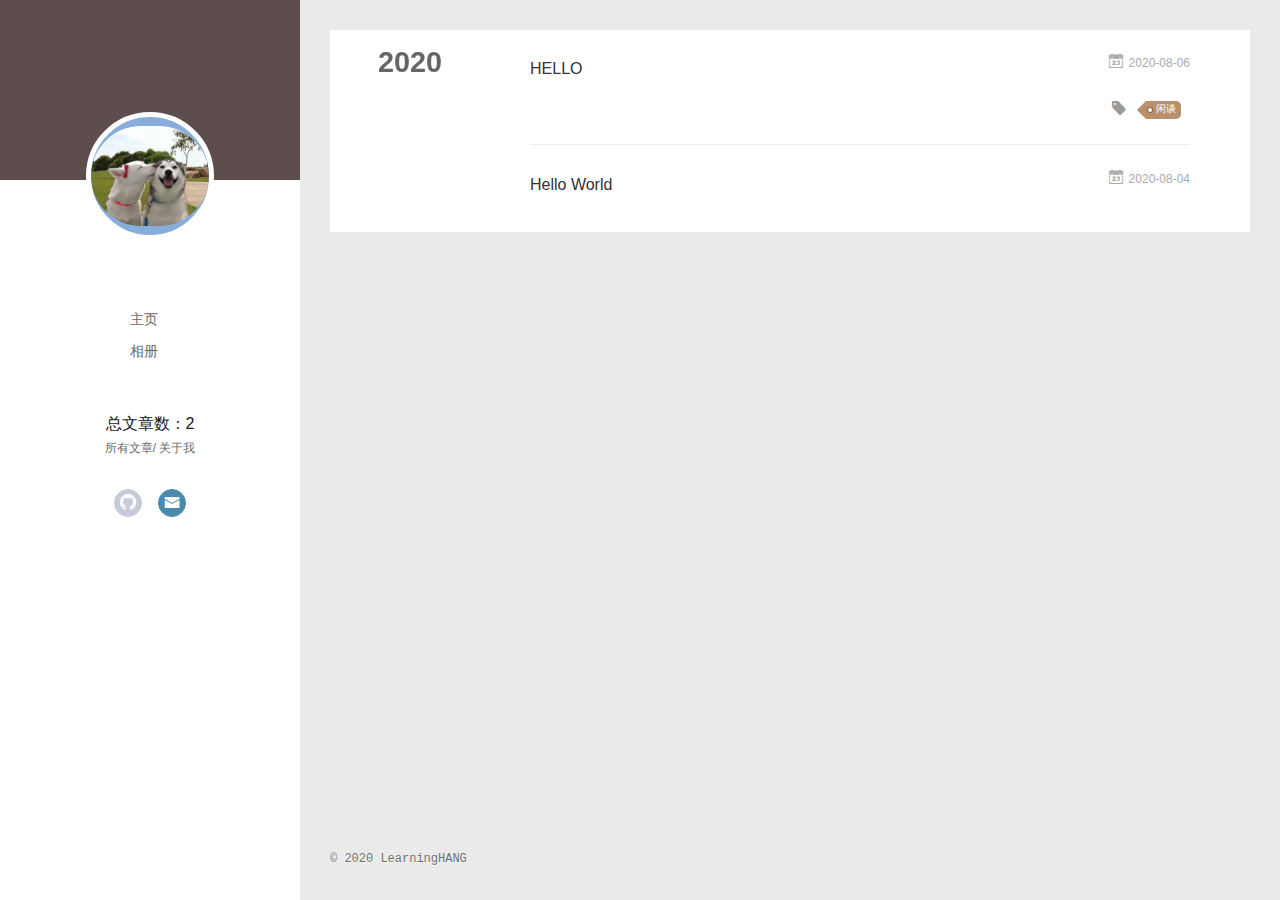
<file: archives/2020/index.html>
<!DOCTYPE html>
<html>
<head>
  <meta charset="utf-8">
  
  <meta name="renderer" content="webkit">
  <meta http-equiv="X-UA-Compatible" content="IE=edge" >
  <link rel="dns-prefetch" href="http://yoursite.com">
  <title>Archives: 2020 | LRH的博客</title>
  <meta name="viewport" content="width=device-width, initial-scale=1, maximum-scale=1">
  <meta name="description" content="HEBUTER">
<meta property="og:type" content="website">
<meta property="og:title" content="LRH的博客">
<meta property="og:url" content="http://yoursite.com/archives/2020/index.html">
<meta property="og:site_name" content="LRH的博客">
<meta property="og:description" content="HEBUTER">
<meta property="og:locale" content="en_US">
<meta property="article:author" content="LearningHANG">
<meta property="article:tag" content="小白程序员">
<meta name="twitter:card" content="summary">
  
    <link rel="alternative" href="/atom.xml" title="LRH的博客" type="application/atom+xml">
  
  
    <link rel="icon" href="/favicon.png">
  
  <link rel="stylesheet" type="text/css" href="/./main.0cf68a.css">
  <style type="text/css">
  
    #container.show {
      background: linear-gradient(#200,#500,#255);
    }
  </style>
  

  

<meta name="generator" content="Hexo 5.0.0"></head>

<body>
  <div id="container" q-class="show:isCtnShow">
    <canvas id="anm-canvas" class="anm-canvas"></canvas>
    <div class="left-col" q-class="show:isShow">
      
<div class="overlay" style="background: #5d4d4d"></div>
<div class="intrude-less">
	<header id="header" class="inner">
		<a href="/" class="profilepic">
			<img src="/assets/img/1.jpg" class="js-avatar">
		</a>
		<hgroup>
		  <h1 class="header-author"><a href="/"></a></h1>
		</hgroup>
		

		<nav class="header-menu">
			<ul>
			
				<li><a href="/">主页</a></li>
	        
				<li><a href="/photos">相册</a></li>
	        
			</ul>
		</nav>
		<nav>
			总文章数：2
		</nav>
		<nav class="header-smart-menu">
    		
    			
    			<a q-on="click: openSlider(e, 'innerArchive')" href="javascript:void(0)">所有文章</a>
    			
            
    			
            
    			
    			<a q-on="click: openSlider(e, 'aboutme')" href="javascript:void(0)">关于我</a>
    			
            
		</nav>
		<nav class="header-nav">
			<div class="social">
				
					<a class="github" target="_blank" href="https://github.com/LearningHANG" title="github"><i class="icon-github"></i></a>
		        
					<a class="mail" target="_blank" href="mailto:1315737456@qq.com" title="mail"><i class="icon-mail"></i></a>
		        
			</div>
		</nav>
	</header>		
</div>

    </div>
    <div class="mid-col" q-class="show:isShow,hide:isShow|isFalse">
      
<nav id="mobile-nav">
  	<div class="overlay js-overlay" style="background: #5d4d4d"></div>
	<div class="btnctn js-mobile-btnctn">
  		<div class="slider-trigger list" q-on="click: openSlider(e)"><i class="icon icon-sort"></i></div>
	</div>
	<div class="intrude-less">
		<header id="header" class="inner">
			<div class="profilepic">
				<img src="/assets/img/1.jpg" class="js-avatar">
			</div>
			<hgroup>
			  <h1 class="header-author js-header-author"></h1>
			</hgroup>
			
			
			
				
			
				
			
			
			
			<nav class="header-nav">
				<div class="social">
					
						<a class="github" target="_blank" href="https://github.com/LearningHANG" title="github"><i class="icon-github"></i></a>
			        
						<a class="mail" target="_blank" href="mailto:1315737456@qq.com" title="mail"><i class="icon-mail"></i></a>
			        
				</div>
			</nav>

			<nav class="header-menu js-header-menu">
				<ul style="width: 50%">
				
				
					<li style="width: 50%"><a href="/">主页</a></li>
		        
					<li style="width: 50%"><a href="/photos">相册</a></li>
		        
				</ul>
			</nav>
		</header>				
	</div>
	<div class="mobile-mask" style="display:none" q-show="isShow"></div>
</nav>

      <div id="wrapper" class="body-wrap">
        <div class="menu-l">
          <div class="canvas-wrap">
            <canvas data-colors="#eaeaea" data-sectionHeight="100" data-contentId="js-content" id="myCanvas1" class="anm-canvas"></canvas>
          </div>
          <div id="js-content" class="content-ll">
            
  
  
    
    
      
      
      <section class="archives-wrap">
        <div class="archive-year-wrap">
          <a href="/archives/2020" class="archive-year">2020</a>
        </div>
        <div class="archives">
    
    <article class="archive-article archive-type-post">
  <div class="archive-article-inner">
    <header class="archive-article-header">
      	<div class="article-meta">
	      	<a href="/2020/08/06/HELLO/" class="archive-article-date">
  	<time datetime="2020-08-06T01:00:28.000Z" itemprop="datePublished"><i class="icon-calendar icon"></i>2020-08-06</time>
</a>
        </div>
    	 
  
    <h1 itemprop="name">
      <a class="archive-article-title" href="/2020/08/06/HELLO/">HELLO</a>
    </h1>
  

        <div class="article-info info-on-right">
          
	<div class="article-tag tagcloud">
		<i class="icon-price-tags icon"></i>
		<ul class="article-tag-list">
			 
        		<li class="article-tag-list-item">
        			<a href="javascript:void(0)" class="js-tag article-tag-list-link color3">闲谈</a>
        		</li>
      		
		</ul>
	</div>

          

        </div>
        <div class="clearfix"></div>
    </header>
  </div>
</article>
  
    
    
    <article class="archive-article archive-type-post">
  <div class="archive-article-inner">
    <header class="archive-article-header">
      	<div class="article-meta">
	      	<a href="/2020/08/04/hello-world/" class="archive-article-date">
  	<time datetime="2020-08-04T08:42:36.505Z" itemprop="datePublished"><i class="icon-calendar icon"></i>2020-08-04</time>
</a>
        </div>
    	 
  
    <h1 itemprop="name">
      <a class="archive-article-title" href="/2020/08/04/hello-world/">Hello World</a>
    </h1>
  

        <div class="article-info info-on-right">
          
          

        </div>
        <div class="clearfix"></div>
    </header>
  </div>
</article>
  
  
    </div></section>
  

    


          </div>
        </div>
      </div>
      <footer id="footer">
  <div class="outer">
    <div id="footer-info">
    	<div class="footer-left">
    		&copy; 2020 LearningHANG
    	</div>
      	<div class="footer-right">
      	<!--	<a href="http://hexo.io/" target="_blank">Hexo</a>  Theme <a href="https://github.com/litten/hexo-theme-yilia" target="_blank">Yilia</a> by Litten
      	--></div>
    </div>
  </div>
</footer>
    </div>
    <script>
	var yiliaConfig = {
		mathjax: false,
		isHome: false,
		isPost: false,
		isArchive: true,
		isTag: false,
		isCategory: false,
		open_in_new: true,
		toc_hide_index: true,
		root: "/",
		innerArchive: true,
		showTags: false
	}
</script>

<script>!function(t){function n(e){if(r[e])return r[e].exports;var i=r[e]={exports:{},id:e,loaded:!1};return t[e].call(i.exports,i,i.exports,n),i.loaded=!0,i.exports}var r={};n.m=t,n.c=r,n.p="./",n(0)}([function(t,n,r){r(195),t.exports=r(191)},function(t,n,r){var e=r(3),i=r(52),o=r(27),u=r(28),c=r(53),f="prototype",a=function(t,n,r){var s,l,h,v,p=t&a.F,d=t&a.G,y=t&a.S,g=t&a.P,b=t&a.B,m=d?e:y?e[n]||(e[n]={}):(e[n]||{})[f],x=d?i:i[n]||(i[n]={}),w=x[f]||(x[f]={});d&&(r=n);for(s in r)l=!p&&m&&void 0!==m[s],h=(l?m:r)[s],v=b&&l?c(h,e):g&&"function"==typeof h?c(Function.call,h):h,m&&u(m,s,h,t&a.U),x[s]!=h&&o(x,s,v),g&&w[s]!=h&&(w[s]=h)};e.core=i,a.F=1,a.G=2,a.S=4,a.P=8,a.B=16,a.W=32,a.U=64,a.R=128,t.exports=a},function(t,n,r){var e=r(6);t.exports=function(t){if(!e(t))throw TypeError(t+" is not an object!");return t}},function(t,n){var r=t.exports="undefined"!=typeof window&&window.Math==Math?window:"undefined"!=typeof self&&self.Math==Math?self:Function("return this")();"number"==typeof __g&&(__g=r)},function(t,n){t.exports=function(t){try{return!!t()}catch(t){return!0}}},function(t,n){var r=t.exports="undefined"!=typeof window&&window.Math==Math?window:"undefined"!=typeof self&&self.Math==Math?self:Function("return this")();"number"==typeof __g&&(__g=r)},function(t,n){t.exports=function(t){return"object"==typeof t?null!==t:"function"==typeof t}},function(t,n,r){var e=r(126)("wks"),i=r(76),o=r(3).Symbol,u="function"==typeof o;(t.exports=function(t){return e[t]||(e[t]=u&&o[t]||(u?o:i)("Symbol."+t))}).store=e},function(t,n){var r={}.hasOwnProperty;t.exports=function(t,n){return r.call(t,n)}},function(t,n,r){var e=r(94),i=r(33);t.exports=function(t){return e(i(t))}},function(t,n,r){t.exports=!r(4)(function(){return 7!=Object.defineProperty({},"a",{get:function(){return 7}}).a})},function(t,n,r){var e=r(2),i=r(167),o=r(50),u=Object.defineProperty;n.f=r(10)?Object.defineProperty:function(t,n,r){if(e(t),n=o(n,!0),e(r),i)try{return u(t,n,r)}catch(t){}if("get"in r||"set"in r)throw TypeError("Accessors not supported!");return"value"in r&&(t[n]=r.value),t}},function(t,n,r){t.exports=!r(18)(function(){return 7!=Object.defineProperty({},"a",{get:function(){return 7}}).a})},function(t,n,r){var e=r(14),i=r(22);t.exports=r(12)?function(t,n,r){return e.f(t,n,i(1,r))}:function(t,n,r){return t[n]=r,t}},function(t,n,r){var e=r(20),i=r(58),o=r(42),u=Object.defineProperty;n.f=r(12)?Object.defineProperty:function(t,n,r){if(e(t),n=o(n,!0),e(r),i)try{return u(t,n,r)}catch(t){}if("get"in r||"set"in r)throw TypeError("Accessors not supported!");return"value"in r&&(t[n]=r.value),t}},function(t,n,r){var e=r(40)("wks"),i=r(23),o=r(5).Symbol,u="function"==typeof o;(t.exports=function(t){return e[t]||(e[t]=u&&o[t]||(u?o:i)("Symbol."+t))}).store=e},function(t,n,r){var e=r(67),i=Math.min;t.exports=function(t){return t>0?i(e(t),9007199254740991):0}},function(t,n,r){var e=r(46);t.exports=function(t){return Object(e(t))}},function(t,n){t.exports=function(t){try{return!!t()}catch(t){return!0}}},function(t,n,r){var e=r(63),i=r(34);t.exports=Object.keys||function(t){return e(t,i)}},function(t,n,r){var e=r(21);t.exports=function(t){if(!e(t))throw TypeError(t+" is not an object!");return t}},function(t,n){t.exports=function(t){return"object"==typeof t?null!==t:"function"==typeof t}},function(t,n){t.exports=function(t,n){return{enumerable:!(1&t),configurable:!(2&t),writable:!(4&t),value:n}}},function(t,n){var r=0,e=Math.random();t.exports=function(t){return"Symbol(".concat(void 0===t?"":t,")_",(++r+e).toString(36))}},function(t,n){var r={}.hasOwnProperty;t.exports=function(t,n){return r.call(t,n)}},function(t,n){var r=t.exports={version:"2.4.0"};"number"==typeof __e&&(__e=r)},function(t,n){t.exports=function(t){if("function"!=typeof t)throw TypeError(t+" is not a function!");return t}},function(t,n,r){var e=r(11),i=r(66);t.exports=r(10)?function(t,n,r){return e.f(t,n,i(1,r))}:function(t,n,r){return t[n]=r,t}},function(t,n,r){var e=r(3),i=r(27),o=r(24),u=r(76)("src"),c="toString",f=Function[c],a=(""+f).split(c);r(52).inspectSource=function(t){return f.call(t)},(t.exports=function(t,n,r,c){var f="function"==typeof r;f&&(o(r,"name")||i(r,"name",n)),t[n]!==r&&(f&&(o(r,u)||i(r,u,t[n]?""+t[n]:a.join(String(n)))),t===e?t[n]=r:c?t[n]?t[n]=r:i(t,n,r):(delete t[n],i(t,n,r)))})(Function.prototype,c,function(){return"function"==typeof this&&this[u]||f.call(this)})},function(t,n,r){var e=r(1),i=r(4),o=r(46),u=function(t,n,r,e){var i=String(o(t)),u="<"+n;return""!==r&&(u+=" "+r+'="'+String(e).replace(/"/g,"&quot;")+'"'),u+">"+i+"</"+n+">"};t.exports=function(t,n){var r={};r[t]=n(u),e(e.P+e.F*i(function(){var n=""[t]('"');return n!==n.toLowerCase()||n.split('"').length>3}),"String",r)}},function(t,n,r){var e=r(115),i=r(46);t.exports=function(t){return e(i(t))}},function(t,n,r){var e=r(116),i=r(66),o=r(30),u=r(50),c=r(24),f=r(167),a=Object.getOwnPropertyDescriptor;n.f=r(10)?a:function(t,n){if(t=o(t),n=u(n,!0),f)try{return a(t,n)}catch(t){}if(c(t,n))return i(!e.f.call(t,n),t[n])}},function(t,n,r){var e=r(24),i=r(17),o=r(145)("IE_PROTO"),u=Object.prototype;t.exports=Object.getPrototypeOf||function(t){return t=i(t),e(t,o)?t[o]:"function"==typeof t.constructor&&t instanceof t.constructor?t.constructor.prototype:t instanceof Object?u:null}},function(t,n){t.exports=function(t){if(void 0==t)throw TypeError("Can't call method on  "+t);return t}},function(t,n){t.exports="constructor,hasOwnProperty,isPrototypeOf,propertyIsEnumerable,toLocaleString,toString,valueOf".split(",")},function(t,n){t.exports={}},function(t,n){t.exports=!0},function(t,n){n.f={}.propertyIsEnumerable},function(t,n,r){var e=r(14).f,i=r(8),o=r(15)("toStringTag");t.exports=function(t,n,r){t&&!i(t=r?t:t.prototype,o)&&e(t,o,{configurable:!0,value:n})}},function(t,n,r){var e=r(40)("keys"),i=r(23);t.exports=function(t){return e[t]||(e[t]=i(t))}},function(t,n,r){var e=r(5),i="__core-js_shared__",o=e[i]||(e[i]={});t.exports=function(t){return o[t]||(o[t]={})}},function(t,n){var r=Math.ceil,e=Math.floor;t.exports=function(t){return isNaN(t=+t)?0:(t>0?e:r)(t)}},function(t,n,r){var e=r(21);t.exports=function(t,n){if(!e(t))return t;var r,i;if(n&&"function"==typeof(r=t.toString)&&!e(i=r.call(t)))return i;if("function"==typeof(r=t.valueOf)&&!e(i=r.call(t)))return i;if(!n&&"function"==typeof(r=t.toString)&&!e(i=r.call(t)))return i;throw TypeError("Can't convert object to primitive value")}},function(t,n,r){var e=r(5),i=r(25),o=r(36),u=r(44),c=r(14).f;t.exports=function(t){var n=i.Symbol||(i.Symbol=o?{}:e.Symbol||{});"_"==t.charAt(0)||t in n||c(n,t,{value:u.f(t)})}},function(t,n,r){n.f=r(15)},function(t,n){var r={}.toString;t.exports=function(t){return r.call(t).slice(8,-1)}},function(t,n){t.exports=function(t){if(void 0==t)throw TypeError("Can't call method on  "+t);return t}},function(t,n,r){var e=r(4);t.exports=function(t,n){return!!t&&e(function(){n?t.call(null,function(){},1):t.call(null)})}},function(t,n,r){var e=r(53),i=r(115),o=r(17),u=r(16),c=r(203);t.exports=function(t,n){var r=1==t,f=2==t,a=3==t,s=4==t,l=6==t,h=5==t||l,v=n||c;return function(n,c,p){for(var d,y,g=o(n),b=i(g),m=e(c,p,3),x=u(b.length),w=0,S=r?v(n,x):f?v(n,0):void 0;x>w;w++)if((h||w in b)&&(d=b[w],y=m(d,w,g),t))if(r)S[w]=y;else if(y)switch(t){case 3:return!0;case 5:return d;case 6:return w;case 2:S.push(d)}else if(s)return!1;return l?-1:a||s?s:S}}},function(t,n,r){var e=r(1),i=r(52),o=r(4);t.exports=function(t,n){var r=(i.Object||{})[t]||Object[t],u={};u[t]=n(r),e(e.S+e.F*o(function(){r(1)}),"Object",u)}},function(t,n,r){var e=r(6);t.exports=function(t,n){if(!e(t))return t;var r,i;if(n&&"function"==typeof(r=t.toString)&&!e(i=r.call(t)))return i;if("function"==typeof(r=t.valueOf)&&!e(i=r.call(t)))return i;if(!n&&"function"==typeof(r=t.toString)&&!e(i=r.call(t)))return i;throw TypeError("Can't convert object to primitive value")}},function(t,n,r){var e=r(5),i=r(25),o=r(91),u=r(13),c="prototype",f=function(t,n,r){var a,s,l,h=t&f.F,v=t&f.G,p=t&f.S,d=t&f.P,y=t&f.B,g=t&f.W,b=v?i:i[n]||(i[n]={}),m=b[c],x=v?e:p?e[n]:(e[n]||{})[c];v&&(r=n);for(a in r)(s=!h&&x&&void 0!==x[a])&&a in b||(l=s?x[a]:r[a],b[a]=v&&"function"!=typeof x[a]?r[a]:y&&s?o(l,e):g&&x[a]==l?function(t){var n=function(n,r,e){if(this instanceof t){switch(arguments.length){case 0:return new t;case 1:return new t(n);case 2:return new t(n,r)}return new t(n,r,e)}return t.apply(this,arguments)};return n[c]=t[c],n}(l):d&&"function"==typeof l?o(Function.call,l):l,d&&((b.virtual||(b.virtual={}))[a]=l,t&f.R&&m&&!m[a]&&u(m,a,l)))};f.F=1,f.G=2,f.S=4,f.P=8,f.B=16,f.W=32,f.U=64,f.R=128,t.exports=f},function(t,n){var r=t.exports={version:"2.4.0"};"number"==typeof __e&&(__e=r)},function(t,n,r){var e=r(26);t.exports=function(t,n,r){if(e(t),void 0===n)return t;switch(r){case 1:return function(r){return t.call(n,r)};case 2:return function(r,e){return t.call(n,r,e)};case 3:return function(r,e,i){return t.call(n,r,e,i)}}return function(){return t.apply(n,arguments)}}},function(t,n,r){var e=r(183),i=r(1),o=r(126)("metadata"),u=o.store||(o.store=new(r(186))),c=function(t,n,r){var i=u.get(t);if(!i){if(!r)return;u.set(t,i=new e)}var o=i.get(n);if(!o){if(!r)return;i.set(n,o=new e)}return o},f=function(t,n,r){var e=c(n,r,!1);return void 0!==e&&e.has(t)},a=function(t,n,r){var e=c(n,r,!1);return void 0===e?void 0:e.get(t)},s=function(t,n,r,e){c(r,e,!0).set(t,n)},l=function(t,n){var r=c(t,n,!1),e=[];return r&&r.forEach(function(t,n){e.push(n)}),e},h=function(t){return void 0===t||"symbol"==typeof t?t:String(t)},v=function(t){i(i.S,"Reflect",t)};t.exports={store:u,map:c,has:f,get:a,set:s,keys:l,key:h,exp:v}},function(t,n,r){"use strict";if(r(10)){var e=r(69),i=r(3),o=r(4),u=r(1),c=r(127),f=r(152),a=r(53),s=r(68),l=r(66),h=r(27),v=r(73),p=r(67),d=r(16),y=r(75),g=r(50),b=r(24),m=r(180),x=r(114),w=r(6),S=r(17),_=r(137),O=r(70),E=r(32),P=r(71).f,j=r(154),F=r(76),M=r(7),A=r(48),N=r(117),T=r(146),I=r(155),k=r(80),L=r(123),R=r(74),C=r(130),D=r(160),U=r(11),W=r(31),G=U.f,B=W.f,V=i.RangeError,z=i.TypeError,q=i.Uint8Array,K="ArrayBuffer",J="Shared"+K,Y="BYTES_PER_ELEMENT",H="prototype",$=Array[H],X=f.ArrayBuffer,Q=f.DataView,Z=A(0),tt=A(2),nt=A(3),rt=A(4),et=A(5),it=A(6),ot=N(!0),ut=N(!1),ct=I.values,ft=I.keys,at=I.entries,st=$.lastIndexOf,lt=$.reduce,ht=$.reduceRight,vt=$.join,pt=$.sort,dt=$.slice,yt=$.toString,gt=$.toLocaleString,bt=M("iterator"),mt=M("toStringTag"),xt=F("typed_constructor"),wt=F("def_constructor"),St=c.CONSTR,_t=c.TYPED,Ot=c.VIEW,Et="Wrong length!",Pt=A(1,function(t,n){return Tt(T(t,t[wt]),n)}),jt=o(function(){return 1===new q(new Uint16Array([1]).buffer)[0]}),Ft=!!q&&!!q[H].set&&o(function(){new q(1).set({})}),Mt=function(t,n){if(void 0===t)throw z(Et);var r=+t,e=d(t);if(n&&!m(r,e))throw V(Et);return e},At=function(t,n){var r=p(t);if(r<0||r%n)throw V("Wrong offset!");return r},Nt=function(t){if(w(t)&&_t in t)return t;throw z(t+" is not a typed array!")},Tt=function(t,n){if(!(w(t)&&xt in t))throw z("It is not a typed array constructor!");return new t(n)},It=function(t,n){return kt(T(t,t[wt]),n)},kt=function(t,n){for(var r=0,e=n.length,i=Tt(t,e);e>r;)i[r]=n[r++];return i},Lt=function(t,n,r){G(t,n,{get:function(){return this._d[r]}})},Rt=function(t){var n,r,e,i,o,u,c=S(t),f=arguments.length,s=f>1?arguments[1]:void 0,l=void 0!==s,h=j(c);if(void 0!=h&&!_(h)){for(u=h.call(c),e=[],n=0;!(o=u.next()).done;n++)e.push(o.value);c=e}for(l&&f>2&&(s=a(s,arguments[2],2)),n=0,r=d(c.length),i=Tt(this,r);r>n;n++)i[n]=l?s(c[n],n):c[n];return i},Ct=function(){for(var t=0,n=arguments.length,r=Tt(this,n);n>t;)r[t]=arguments[t++];return r},Dt=!!q&&o(function(){gt.call(new q(1))}),Ut=function(){return gt.apply(Dt?dt.call(Nt(this)):Nt(this),arguments)},Wt={copyWithin:function(t,n){return D.call(Nt(this),t,n,arguments.length>2?arguments[2]:void 0)},every:function(t){return rt(Nt(this),t,arguments.length>1?arguments[1]:void 0)},fill:function(t){return C.apply(Nt(this),arguments)},filter:function(t){return It(this,tt(Nt(this),t,arguments.length>1?arguments[1]:void 0))},find:function(t){return et(Nt(this),t,arguments.length>1?arguments[1]:void 0)},findIndex:function(t){return it(Nt(this),t,arguments.length>1?arguments[1]:void 0)},forEach:function(t){Z(Nt(this),t,arguments.length>1?arguments[1]:void 0)},indexOf:function(t){return ut(Nt(this),t,arguments.length>1?arguments[1]:void 0)},includes:function(t){return ot(Nt(this),t,arguments.length>1?arguments[1]:void 0)},join:function(t){return vt.apply(Nt(this),arguments)},lastIndexOf:function(t){return st.apply(Nt(this),arguments)},map:function(t){return Pt(Nt(this),t,arguments.length>1?arguments[1]:void 0)},reduce:function(t){return lt.apply(Nt(this),arguments)},reduceRight:function(t){return ht.apply(Nt(this),arguments)},reverse:function(){for(var t,n=this,r=Nt(n).length,e=Math.floor(r/2),i=0;i<e;)t=n[i],n[i++]=n[--r],n[r]=t;return n},some:function(t){return nt(Nt(this),t,arguments.length>1?arguments[1]:void 0)},sort:function(t){return pt.call(Nt(this),t)},subarray:function(t,n){var r=Nt(this),e=r.length,i=y(t,e);return new(T(r,r[wt]))(r.buffer,r.byteOffset+i*r.BYTES_PER_ELEMENT,d((void 0===n?e:y(n,e))-i))}},Gt=function(t,n){return It(this,dt.call(Nt(this),t,n))},Bt=function(t){Nt(this);var n=At(arguments[1],1),r=this.length,e=S(t),i=d(e.length),o=0;if(i+n>r)throw V(Et);for(;o<i;)this[n+o]=e[o++]},Vt={entries:function(){return at.call(Nt(this))},keys:function(){return ft.call(Nt(this))},values:function(){return ct.call(Nt(this))}},zt=function(t,n){return w(t)&&t[_t]&&"symbol"!=typeof n&&n in t&&String(+n)==String(n)},qt=function(t,n){return zt(t,n=g(n,!0))?l(2,t[n]):B(t,n)},Kt=function(t,n,r){return!(zt(t,n=g(n,!0))&&w(r)&&b(r,"value"))||b(r,"get")||b(r,"set")||r.configurable||b(r,"writable")&&!r.writable||b(r,"enumerable")&&!r.enumerable?G(t,n,r):(t[n]=r.value,t)};St||(W.f=qt,U.f=Kt),u(u.S+u.F*!St,"Object",{getOwnPropertyDescriptor:qt,defineProperty:Kt}),o(function(){yt.call({})})&&(yt=gt=function(){return vt.call(this)});var Jt=v({},Wt);v(Jt,Vt),h(Jt,bt,Vt.values),v(Jt,{slice:Gt,set:Bt,constructor:function(){},toString:yt,toLocaleString:Ut}),Lt(Jt,"buffer","b"),Lt(Jt,"byteOffset","o"),Lt(Jt,"byteLength","l"),Lt(Jt,"length","e"),G(Jt,mt,{get:function(){return this[_t]}}),t.exports=function(t,n,r,f){f=!!f;var a=t+(f?"Clamped":"")+"Array",l="Uint8Array"!=a,v="get"+t,p="set"+t,y=i[a],g=y||{},b=y&&E(y),m=!y||!c.ABV,S={},_=y&&y[H],j=function(t,r){var e=t._d;return e.v[v](r*n+e.o,jt)},F=function(t,r,e){var i=t._d;f&&(e=(e=Math.round(e))<0?0:e>255?255:255&e),i.v[p](r*n+i.o,e,jt)},M=function(t,n){G(t,n,{get:function(){return j(this,n)},set:function(t){return F(this,n,t)},enumerable:!0})};m?(y=r(function(t,r,e,i){s(t,y,a,"_d");var o,u,c,f,l=0,v=0;if(w(r)){if(!(r instanceof X||(f=x(r))==K||f==J))return _t in r?kt(y,r):Rt.call(y,r);o=r,v=At(e,n);var p=r.byteLength;if(void 0===i){if(p%n)throw V(Et);if((u=p-v)<0)throw V(Et)}else if((u=d(i)*n)+v>p)throw V(Et);c=u/n}else c=Mt(r,!0),u=c*n,o=new X(u);for(h(t,"_d",{b:o,o:v,l:u,e:c,v:new Q(o)});l<c;)M(t,l++)}),_=y[H]=O(Jt),h(_,"constructor",y)):L(function(t){new y(null),new y(t)},!0)||(y=r(function(t,r,e,i){s(t,y,a);var o;return w(r)?r instanceof X||(o=x(r))==K||o==J?void 0!==i?new g(r,At(e,n),i):void 0!==e?new g(r,At(e,n)):new g(r):_t in r?kt(y,r):Rt.call(y,r):new g(Mt(r,l))}),Z(b!==Function.prototype?P(g).concat(P(b)):P(g),function(t){t in y||h(y,t,g[t])}),y[H]=_,e||(_.constructor=y));var A=_[bt],N=!!A&&("values"==A.name||void 0==A.name),T=Vt.values;h(y,xt,!0),h(_,_t,a),h(_,Ot,!0),h(_,wt,y),(f?new y(1)[mt]==a:mt in _)||G(_,mt,{get:function(){return a}}),S[a]=y,u(u.G+u.W+u.F*(y!=g),S),u(u.S,a,{BYTES_PER_ELEMENT:n,from:Rt,of:Ct}),Y in _||h(_,Y,n),u(u.P,a,Wt),R(a),u(u.P+u.F*Ft,a,{set:Bt}),u(u.P+u.F*!N,a,Vt),u(u.P+u.F*(_.toString!=yt),a,{toString:yt}),u(u.P+u.F*o(function(){new y(1).slice()}),a,{slice:Gt}),u(u.P+u.F*(o(function(){return[1,2].toLocaleString()!=new y([1,2]).toLocaleString()})||!o(function(){_.toLocaleString.call([1,2])})),a,{toLocaleString:Ut}),k[a]=N?A:T,e||N||h(_,bt,T)}}else t.exports=function(){}},function(t,n){var r={}.toString;t.exports=function(t){return r.call(t).slice(8,-1)}},function(t,n,r){var e=r(21),i=r(5).document,o=e(i)&&e(i.createElement);t.exports=function(t){return o?i.createElement(t):{}}},function(t,n,r){t.exports=!r(12)&&!r(18)(function(){return 7!=Object.defineProperty(r(57)("div"),"a",{get:function(){return 7}}).a})},function(t,n,r){"use strict";var e=r(36),i=r(51),o=r(64),u=r(13),c=r(8),f=r(35),a=r(96),s=r(38),l=r(103),h=r(15)("iterator"),v=!([].keys&&"next"in[].keys()),p="keys",d="values",y=function(){return this};t.exports=function(t,n,r,g,b,m,x){a(r,n,g);var w,S,_,O=function(t){if(!v&&t in F)return F[t];switch(t){case p:case d:return function(){return new r(this,t)}}return function(){return new r(this,t)}},E=n+" Iterator",P=b==d,j=!1,F=t.prototype,M=F[h]||F["@@iterator"]||b&&F[b],A=M||O(b),N=b?P?O("entries"):A:void 0,T="Array"==n?F.entries||M:M;if(T&&(_=l(T.call(new t)))!==Object.prototype&&(s(_,E,!0),e||c(_,h)||u(_,h,y)),P&&M&&M.name!==d&&(j=!0,A=function(){return M.call(this)}),e&&!x||!v&&!j&&F[h]||u(F,h,A),f[n]=A,f[E]=y,b)if(w={values:P?A:O(d),keys:m?A:O(p),entries:N},x)for(S in w)S in F||o(F,S,w[S]);else i(i.P+i.F*(v||j),n,w);return w}},function(t,n,r){var e=r(20),i=r(100),o=r(34),u=r(39)("IE_PROTO"),c=function(){},f="prototype",a=function(){var t,n=r(57)("iframe"),e=o.length;for(n.style.display="none",r(93).appendChild(n),n.src="javascript:",t=n.contentWindow.document,t.open(),t.write("<script>document.F=Object<\/script>"),t.close(),a=t.F;e--;)delete a[f][o[e]];return a()};t.exports=Object.create||function(t,n){var r;return null!==t?(c[f]=e(t),r=new c,c[f]=null,r[u]=t):r=a(),void 0===n?r:i(r,n)}},function(t,n,r){var e=r(63),i=r(34).concat("length","prototype");n.f=Object.getOwnPropertyNames||function(t){return e(t,i)}},function(t,n){n.f=Object.getOwnPropertySymbols},function(t,n,r){var e=r(8),i=r(9),o=r(90)(!1),u=r(39)("IE_PROTO");t.exports=function(t,n){var r,c=i(t),f=0,a=[];for(r in c)r!=u&&e(c,r)&&a.push(r);for(;n.length>f;)e(c,r=n[f++])&&(~o(a,r)||a.push(r));return a}},function(t,n,r){t.exports=r(13)},function(t,n,r){var e=r(76)("meta"),i=r(6),o=r(24),u=r(11).f,c=0,f=Object.isExtensible||function(){return!0},a=!r(4)(function(){return f(Object.preventExtensions({}))}),s=function(t){u(t,e,{value:{i:"O"+ ++c,w:{}}})},l=function(t,n){if(!i(t))return"symbol"==typeof t?t:("string"==typeof t?"S":"P")+t;if(!o(t,e)){if(!f(t))return"F";if(!n)return"E";s(t)}return t[e].i},h=function(t,n){if(!o(t,e)){if(!f(t))return!0;if(!n)return!1;s(t)}return t[e].w},v=function(t){return a&&p.NEED&&f(t)&&!o(t,e)&&s(t),t},p=t.exports={KEY:e,NEED:!1,fastKey:l,getWeak:h,onFreeze:v}},function(t,n){t.exports=function(t,n){return{enumerable:!(1&t),configurable:!(2&t),writable:!(4&t),value:n}}},function(t,n){var r=Math.ceil,e=Math.floor;t.exports=function(t){return isNaN(t=+t)?0:(t>0?e:r)(t)}},function(t,n){t.exports=function(t,n,r,e){if(!(t instanceof n)||void 0!==e&&e in t)throw TypeError(r+": incorrect invocation!");return t}},function(t,n){t.exports=!1},function(t,n,r){var e=r(2),i=r(173),o=r(133),u=r(145)("IE_PROTO"),c=function(){},f="prototype",a=function(){var t,n=r(132)("iframe"),e=o.length;for(n.style.display="none",r(135).appendChild(n),n.src="javascript:",t=n.contentWindow.document,t.open(),t.write("<script>document.F=Object<\/script>"),t.close(),a=t.F;e--;)delete a[f][o[e]];return a()};t.exports=Object.create||function(t,n){var r;return null!==t?(c[f]=e(t),r=new c,c[f]=null,r[u]=t):r=a(),void 0===n?r:i(r,n)}},function(t,n,r){var e=r(175),i=r(133).concat("length","prototype");n.f=Object.getOwnPropertyNames||function(t){return e(t,i)}},function(t,n,r){var e=r(175),i=r(133);t.exports=Object.keys||function(t){return e(t,i)}},function(t,n,r){var e=r(28);t.exports=function(t,n,r){for(var i in n)e(t,i,n[i],r);return t}},function(t,n,r){"use strict";var e=r(3),i=r(11),o=r(10),u=r(7)("species");t.exports=function(t){var n=e[t];o&&n&&!n[u]&&i.f(n,u,{configurable:!0,get:function(){return this}})}},function(t,n,r){var e=r(67),i=Math.max,o=Math.min;t.exports=function(t,n){return t=e(t),t<0?i(t+n,0):o(t,n)}},function(t,n){var r=0,e=Math.random();t.exports=function(t){return"Symbol(".concat(void 0===t?"":t,")_",(++r+e).toString(36))}},function(t,n,r){var e=r(33);t.exports=function(t){return Object(e(t))}},function(t,n,r){var e=r(7)("unscopables"),i=Array.prototype;void 0==i[e]&&r(27)(i,e,{}),t.exports=function(t){i[e][t]=!0}},function(t,n,r){var e=r(53),i=r(169),o=r(137),u=r(2),c=r(16),f=r(154),a={},s={},n=t.exports=function(t,n,r,l,h){var v,p,d,y,g=h?function(){return t}:f(t),b=e(r,l,n?2:1),m=0;if("function"!=typeof g)throw TypeError(t+" is not iterable!");if(o(g)){for(v=c(t.length);v>m;m++)if((y=n?b(u(p=t[m])[0],p[1]):b(t[m]))===a||y===s)return y}else for(d=g.call(t);!(p=d.next()).done;)if((y=i(d,b,p.value,n))===a||y===s)return y};n.BREAK=a,n.RETURN=s},function(t,n){t.exports={}},function(t,n,r){var e=r(11).f,i=r(24),o=r(7)("toStringTag");t.exports=function(t,n,r){t&&!i(t=r?t:t.prototype,o)&&e(t,o,{configurable:!0,value:n})}},function(t,n,r){var e=r(1),i=r(46),o=r(4),u=r(150),c="["+u+"]",f="​",a=RegExp("^"+c+c+"*"),s=RegExp(c+c+"*$"),l=function(t,n,r){var i={},c=o(function(){return!!u[t]()||f[t]()!=f}),a=i[t]=c?n(h):u[t];r&&(i[r]=a),e(e.P+e.F*c,"String",i)},h=l.trim=function(t,n){return t=String(i(t)),1&n&&(t=t.replace(a,"")),2&n&&(t=t.replace(s,"")),t};t.exports=l},function(t,n,r){t.exports={default:r(86),__esModule:!0}},function(t,n,r){t.exports={default:r(87),__esModule:!0}},function(t,n,r){"use strict";function e(t){return t&&t.__esModule?t:{default:t}}n.__esModule=!0;var i=r(84),o=e(i),u=r(83),c=e(u),f="function"==typeof c.default&&"symbol"==typeof o.default?function(t){return typeof t}:function(t){return t&&"function"==typeof c.default&&t.constructor===c.default&&t!==c.default.prototype?"symbol":typeof t};n.default="function"==typeof c.default&&"symbol"===f(o.default)?function(t){return void 0===t?"undefined":f(t)}:function(t){return t&&"function"==typeof c.default&&t.constructor===c.default&&t!==c.default.prototype?"symbol":void 0===t?"undefined":f(t)}},function(t,n,r){r(110),r(108),r(111),r(112),t.exports=r(25).Symbol},function(t,n,r){r(109),r(113),t.exports=r(44).f("iterator")},function(t,n){t.exports=function(t){if("function"!=typeof t)throw TypeError(t+" is not a function!");return t}},function(t,n){t.exports=function(){}},function(t,n,r){var e=r(9),i=r(106),o=r(105);t.exports=function(t){return function(n,r,u){var c,f=e(n),a=i(f.length),s=o(u,a);if(t&&r!=r){for(;a>s;)if((c=f[s++])!=c)return!0}else for(;a>s;s++)if((t||s in f)&&f[s]===r)return t||s||0;return!t&&-1}}},function(t,n,r){var e=r(88);t.exports=function(t,n,r){if(e(t),void 0===n)return t;switch(r){case 1:return function(r){return t.call(n,r)};case 2:return function(r,e){return t.call(n,r,e)};case 3:return function(r,e,i){return t.call(n,r,e,i)}}return function(){return t.apply(n,arguments)}}},function(t,n,r){var e=r(19),i=r(62),o=r(37);t.exports=function(t){var n=e(t),r=i.f;if(r)for(var u,c=r(t),f=o.f,a=0;c.length>a;)f.call(t,u=c[a++])&&n.push(u);return n}},function(t,n,r){t.exports=r(5).document&&document.documentElement},function(t,n,r){var e=r(56);t.exports=Object("z").propertyIsEnumerable(0)?Object:function(t){return"String"==e(t)?t.split(""):Object(t)}},function(t,n,r){var e=r(56);t.exports=Array.isArray||function(t){return"Array"==e(t)}},function(t,n,r){"use strict";var e=r(60),i=r(22),o=r(38),u={};r(13)(u,r(15)("iterator"),function(){return this}),t.exports=function(t,n,r){t.prototype=e(u,{next:i(1,r)}),o(t,n+" Iterator")}},function(t,n){t.exports=function(t,n){return{value:n,done:!!t}}},function(t,n,r){var e=r(19),i=r(9);t.exports=function(t,n){for(var r,o=i(t),u=e(o),c=u.length,f=0;c>f;)if(o[r=u[f++]]===n)return r}},function(t,n,r){var e=r(23)("meta"),i=r(21),o=r(8),u=r(14).f,c=0,f=Object.isExtensible||function(){return!0},a=!r(18)(function(){return f(Object.preventExtensions({}))}),s=function(t){u(t,e,{value:{i:"O"+ ++c,w:{}}})},l=function(t,n){if(!i(t))return"symbol"==typeof t?t:("string"==typeof t?"S":"P")+t;if(!o(t,e)){if(!f(t))return"F";if(!n)return"E";s(t)}return t[e].i},h=function(t,n){if(!o(t,e)){if(!f(t))return!0;if(!n)return!1;s(t)}return t[e].w},v=function(t){return a&&p.NEED&&f(t)&&!o(t,e)&&s(t),t},p=t.exports={KEY:e,NEED:!1,fastKey:l,getWeak:h,onFreeze:v}},function(t,n,r){var e=r(14),i=r(20),o=r(19);t.exports=r(12)?Object.defineProperties:function(t,n){i(t);for(var r,u=o(n),c=u.length,f=0;c>f;)e.f(t,r=u[f++],n[r]);return t}},function(t,n,r){var e=r(37),i=r(22),o=r(9),u=r(42),c=r(8),f=r(58),a=Object.getOwnPropertyDescriptor;n.f=r(12)?a:function(t,n){if(t=o(t),n=u(n,!0),f)try{return a(t,n)}catch(t){}if(c(t,n))return i(!e.f.call(t,n),t[n])}},function(t,n,r){var e=r(9),i=r(61).f,o={}.toString,u="object"==typeof window&&window&&Object.getOwnPropertyNames?Object.getOwnPropertyNames(window):[],c=function(t){try{return i(t)}catch(t){return u.slice()}};t.exports.f=function(t){return u&&"[object Window]"==o.call(t)?c(t):i(e(t))}},function(t,n,r){var e=r(8),i=r(77),o=r(39)("IE_PROTO"),u=Object.prototype;t.exports=Object.getPrototypeOf||function(t){return t=i(t),e(t,o)?t[o]:"function"==typeof t.constructor&&t instanceof t.constructor?t.constructor.prototype:t instanceof Object?u:null}},function(t,n,r){var e=r(41),i=r(33);t.exports=function(t){return function(n,r){var o,u,c=String(i(n)),f=e(r),a=c.length;return f<0||f>=a?t?"":void 0:(o=c.charCodeAt(f),o<55296||o>56319||f+1===a||(u=c.charCodeAt(f+1))<56320||u>57343?t?c.charAt(f):o:t?c.slice(f,f+2):u-56320+(o-55296<<10)+65536)}}},function(t,n,r){var e=r(41),i=Math.max,o=Math.min;t.exports=function(t,n){return t=e(t),t<0?i(t+n,0):o(t,n)}},function(t,n,r){var e=r(41),i=Math.min;t.exports=function(t){return t>0?i(e(t),9007199254740991):0}},function(t,n,r){"use strict";var e=r(89),i=r(97),o=r(35),u=r(9);t.exports=r(59)(Array,"Array",function(t,n){this._t=u(t),this._i=0,this._k=n},function(){var t=this._t,n=this._k,r=this._i++;return!t||r>=t.length?(this._t=void 0,i(1)):"keys"==n?i(0,r):"values"==n?i(0,t[r]):i(0,[r,t[r]])},"values"),o.Arguments=o.Array,e("keys"),e("values"),e("entries")},function(t,n){},function(t,n,r){"use strict";var e=r(104)(!0);r(59)(String,"String",function(t){this._t=String(t),this._i=0},function(){var t,n=this._t,r=this._i;return r>=n.length?{value:void 0,done:!0}:(t=e(n,r),this._i+=t.length,{value:t,done:!1})})},function(t,n,r){"use strict";var e=r(5),i=r(8),o=r(12),u=r(51),c=r(64),f=r(99).KEY,a=r(18),s=r(40),l=r(38),h=r(23),v=r(15),p=r(44),d=r(43),y=r(98),g=r(92),b=r(95),m=r(20),x=r(9),w=r(42),S=r(22),_=r(60),O=r(102),E=r(101),P=r(14),j=r(19),F=E.f,M=P.f,A=O.f,N=e.Symbol,T=e.JSON,I=T&&T.stringify,k="prototype",L=v("_hidden"),R=v("toPrimitive"),C={}.propertyIsEnumerable,D=s("symbol-registry"),U=s("symbols"),W=s("op-symbols"),G=Object[k],B="function"==typeof N,V=e.QObject,z=!V||!V[k]||!V[k].findChild,q=o&&a(function(){return 7!=_(M({},"a",{get:function(){return M(this,"a",{value:7}).a}})).a})?function(t,n,r){var e=F(G,n);e&&delete G[n],M(t,n,r),e&&t!==G&&M(G,n,e)}:M,K=function(t){var n=U[t]=_(N[k]);return n._k=t,n},J=B&&"symbol"==typeof N.iterator?function(t){return"symbol"==typeof t}:function(t){return t instanceof N},Y=function(t,n,r){return t===G&&Y(W,n,r),m(t),n=w(n,!0),m(r),i(U,n)?(r.enumerable?(i(t,L)&&t[L][n]&&(t[L][n]=!1),r=_(r,{enumerable:S(0,!1)})):(i(t,L)||M(t,L,S(1,{})),t[L][n]=!0),q(t,n,r)):M(t,n,r)},H=function(t,n){m(t);for(var r,e=g(n=x(n)),i=0,o=e.length;o>i;)Y(t,r=e[i++],n[r]);return t},$=function(t,n){return void 0===n?_(t):H(_(t),n)},X=function(t){var n=C.call(this,t=w(t,!0));return!(this===G&&i(U,t)&&!i(W,t))&&(!(n||!i(this,t)||!i(U,t)||i(this,L)&&this[L][t])||n)},Q=function(t,n){if(t=x(t),n=w(n,!0),t!==G||!i(U,n)||i(W,n)){var r=F(t,n);return!r||!i(U,n)||i(t,L)&&t[L][n]||(r.enumerable=!0),r}},Z=function(t){for(var n,r=A(x(t)),e=[],o=0;r.length>o;)i(U,n=r[o++])||n==L||n==f||e.push(n);return e},tt=function(t){for(var n,r=t===G,e=A(r?W:x(t)),o=[],u=0;e.length>u;)!i(U,n=e[u++])||r&&!i(G,n)||o.push(U[n]);return o};B||(N=function(){if(this instanceof N)throw TypeError("Symbol is not a constructor!");var t=h(arguments.length>0?arguments[0]:void 0),n=function(r){this===G&&n.call(W,r),i(this,L)&&i(this[L],t)&&(this[L][t]=!1),q(this,t,S(1,r))};return o&&z&&q(G,t,{configurable:!0,set:n}),K(t)},c(N[k],"toString",function(){return this._k}),E.f=Q,P.f=Y,r(61).f=O.f=Z,r(37).f=X,r(62).f=tt,o&&!r(36)&&c(G,"propertyIsEnumerable",X,!0),p.f=function(t){return K(v(t))}),u(u.G+u.W+u.F*!B,{Symbol:N});for(var nt="hasInstance,isConcatSpreadable,iterator,match,replace,search,species,split,toPrimitive,toStringTag,unscopables".split(","),rt=0;nt.length>rt;)v(nt[rt++]);for(var nt=j(v.store),rt=0;nt.length>rt;)d(nt[rt++]);u(u.S+u.F*!B,"Symbol",{for:function(t){return i(D,t+="")?D[t]:D[t]=N(t)},keyFor:function(t){if(J(t))return y(D,t);throw TypeError(t+" is not a symbol!")},useSetter:function(){z=!0},useSimple:function(){z=!1}}),u(u.S+u.F*!B,"Object",{create:$,defineProperty:Y,defineProperties:H,getOwnPropertyDescriptor:Q,getOwnPropertyNames:Z,getOwnPropertySymbols:tt}),T&&u(u.S+u.F*(!B||a(function(){var t=N();return"[null]"!=I([t])||"{}"!=I({a:t})||"{}"!=I(Object(t))})),"JSON",{stringify:function(t){if(void 0!==t&&!J(t)){for(var n,r,e=[t],i=1;arguments.length>i;)e.push(arguments[i++]);return n=e[1],"function"==typeof n&&(r=n),!r&&b(n)||(n=function(t,n){if(r&&(n=r.call(this,t,n)),!J(n))return n}),e[1]=n,I.apply(T,e)}}}),N[k][R]||r(13)(N[k],R,N[k].valueOf),l(N,"Symbol"),l(Math,"Math",!0),l(e.JSON,"JSON",!0)},function(t,n,r){r(43)("asyncIterator")},function(t,n,r){r(43)("observable")},function(t,n,r){r(107);for(var e=r(5),i=r(13),o=r(35),u=r(15)("toStringTag"),c=["NodeList","DOMTokenList","MediaList","StyleSheetList","CSSRuleList"],f=0;f<5;f++){var a=c[f],s=e[a],l=s&&s.prototype;l&&!l[u]&&i(l,u,a),o[a]=o.Array}},function(t,n,r){var e=r(45),i=r(7)("toStringTag"),o="Arguments"==e(function(){return arguments}()),u=function(t,n){try{return t[n]}catch(t){}};t.exports=function(t){var n,r,c;return void 0===t?"Undefined":null===t?"Null":"string"==typeof(r=u(n=Object(t),i))?r:o?e(n):"Object"==(c=e(n))&&"function"==typeof n.callee?"Arguments":c}},function(t,n,r){var e=r(45);t.exports=Object("z").propertyIsEnumerable(0)?Object:function(t){return"String"==e(t)?t.split(""):Object(t)}},function(t,n){n.f={}.propertyIsEnumerable},function(t,n,r){var e=r(30),i=r(16),o=r(75);t.exports=function(t){return function(n,r,u){var c,f=e(n),a=i(f.length),s=o(u,a);if(t&&r!=r){for(;a>s;)if((c=f[s++])!=c)return!0}else for(;a>s;s++)if((t||s in f)&&f[s]===r)return t||s||0;return!t&&-1}}},function(t,n,r){"use strict";var e=r(3),i=r(1),o=r(28),u=r(73),c=r(65),f=r(79),a=r(68),s=r(6),l=r(4),h=r(123),v=r(81),p=r(136);t.exports=function(t,n,r,d,y,g){var b=e[t],m=b,x=y?"set":"add",w=m&&m.prototype,S={},_=function(t){var n=w[t];o(w,t,"delete"==t?function(t){return!(g&&!s(t))&&n.call(this,0===t?0:t)}:"has"==t?function(t){return!(g&&!s(t))&&n.call(this,0===t?0:t)}:"get"==t?function(t){return g&&!s(t)?void 0:n.call(this,0===t?0:t)}:"add"==t?function(t){return n.call(this,0===t?0:t),this}:function(t,r){return n.call(this,0===t?0:t,r),this})};if("function"==typeof m&&(g||w.forEach&&!l(function(){(new m).entries().next()}))){var O=new m,E=O[x](g?{}:-0,1)!=O,P=l(function(){O.has(1)}),j=h(function(t){new m(t)}),F=!g&&l(function(){for(var t=new m,n=5;n--;)t[x](n,n);return!t.has(-0)});j||(m=n(function(n,r){a(n,m,t);var e=p(new b,n,m);return void 0!=r&&f(r,y,e[x],e),e}),m.prototype=w,w.constructor=m),(P||F)&&(_("delete"),_("has"),y&&_("get")),(F||E)&&_(x),g&&w.clear&&delete w.clear}else m=d.getConstructor(n,t,y,x),u(m.prototype,r),c.NEED=!0;return v(m,t),S[t]=m,i(i.G+i.W+i.F*(m!=b),S),g||d.setStrong(m,t,y),m}},function(t,n,r){"use strict";var e=r(27),i=r(28),o=r(4),u=r(46),c=r(7);t.exports=function(t,n,r){var f=c(t),a=r(u,f,""[t]),s=a[0],l=a[1];o(function(){var n={};return n[f]=function(){return 7},7!=""[t](n)})&&(i(String.prototype,t,s),e(RegExp.prototype,f,2==n?function(t,n){return l.call(t,this,n)}:function(t){return l.call(t,this)}))}
},function(t,n,r){"use strict";var e=r(2);t.exports=function(){var t=e(this),n="";return t.global&&(n+="g"),t.ignoreCase&&(n+="i"),t.multiline&&(n+="m"),t.unicode&&(n+="u"),t.sticky&&(n+="y"),n}},function(t,n){t.exports=function(t,n,r){var e=void 0===r;switch(n.length){case 0:return e?t():t.call(r);case 1:return e?t(n[0]):t.call(r,n[0]);case 2:return e?t(n[0],n[1]):t.call(r,n[0],n[1]);case 3:return e?t(n[0],n[1],n[2]):t.call(r,n[0],n[1],n[2]);case 4:return e?t(n[0],n[1],n[2],n[3]):t.call(r,n[0],n[1],n[2],n[3])}return t.apply(r,n)}},function(t,n,r){var e=r(6),i=r(45),o=r(7)("match");t.exports=function(t){var n;return e(t)&&(void 0!==(n=t[o])?!!n:"RegExp"==i(t))}},function(t,n,r){var e=r(7)("iterator"),i=!1;try{var o=[7][e]();o.return=function(){i=!0},Array.from(o,function(){throw 2})}catch(t){}t.exports=function(t,n){if(!n&&!i)return!1;var r=!1;try{var o=[7],u=o[e]();u.next=function(){return{done:r=!0}},o[e]=function(){return u},t(o)}catch(t){}return r}},function(t,n,r){t.exports=r(69)||!r(4)(function(){var t=Math.random();__defineSetter__.call(null,t,function(){}),delete r(3)[t]})},function(t,n){n.f=Object.getOwnPropertySymbols},function(t,n,r){var e=r(3),i="__core-js_shared__",o=e[i]||(e[i]={});t.exports=function(t){return o[t]||(o[t]={})}},function(t,n,r){for(var e,i=r(3),o=r(27),u=r(76),c=u("typed_array"),f=u("view"),a=!(!i.ArrayBuffer||!i.DataView),s=a,l=0,h="Int8Array,Uint8Array,Uint8ClampedArray,Int16Array,Uint16Array,Int32Array,Uint32Array,Float32Array,Float64Array".split(",");l<9;)(e=i[h[l++]])?(o(e.prototype,c,!0),o(e.prototype,f,!0)):s=!1;t.exports={ABV:a,CONSTR:s,TYPED:c,VIEW:f}},function(t,n){"use strict";var r={versions:function(){var t=window.navigator.userAgent;return{trident:t.indexOf("Trident")>-1,presto:t.indexOf("Presto")>-1,webKit:t.indexOf("AppleWebKit")>-1,gecko:t.indexOf("Gecko")>-1&&-1==t.indexOf("KHTML"),mobile:!!t.match(/AppleWebKit.*Mobile.*/),ios:!!t.match(/\(i[^;]+;( U;)? CPU.+Mac OS X/),android:t.indexOf("Android")>-1||t.indexOf("Linux")>-1,iPhone:t.indexOf("iPhone")>-1||t.indexOf("Mac")>-1,iPad:t.indexOf("iPad")>-1,webApp:-1==t.indexOf("Safari"),weixin:-1==t.indexOf("MicroMessenger")}}()};t.exports=r},function(t,n,r){"use strict";var e=r(85),i=function(t){return t&&t.__esModule?t:{default:t}}(e),o=function(){function t(t,n,e){return n||e?String.fromCharCode(n||e):r[t]||t}function n(t){return e[t]}var r={"&quot;":'"',"&lt;":"<","&gt;":">","&amp;":"&","&nbsp;":" "},e={};for(var u in r)e[r[u]]=u;return r["&apos;"]="'",e["'"]="&#39;",{encode:function(t){return t?(""+t).replace(/['<> "&]/g,n).replace(/\r?\n/g,"<br/>").replace(/\s/g,"&nbsp;"):""},decode:function(n){return n?(""+n).replace(/<br\s*\/?>/gi,"\n").replace(/&quot;|&lt;|&gt;|&amp;|&nbsp;|&apos;|&#(\d+);|&#(\d+)/g,t).replace(/\u00a0/g," "):""},encodeBase16:function(t){if(!t)return t;t+="";for(var n=[],r=0,e=t.length;e>r;r++)n.push(t.charCodeAt(r).toString(16).toUpperCase());return n.join("")},encodeBase16forJSON:function(t){if(!t)return t;t=t.replace(/[\u4E00-\u9FBF]/gi,function(t){return escape(t).replace("%u","\\u")});for(var n=[],r=0,e=t.length;e>r;r++)n.push(t.charCodeAt(r).toString(16).toUpperCase());return n.join("")},decodeBase16:function(t){if(!t)return t;t+="";for(var n=[],r=0,e=t.length;e>r;r+=2)n.push(String.fromCharCode("0x"+t.slice(r,r+2)));return n.join("")},encodeObject:function(t){if(t instanceof Array)for(var n=0,r=t.length;r>n;n++)t[n]=o.encodeObject(t[n]);else if("object"==(void 0===t?"undefined":(0,i.default)(t)))for(var e in t)t[e]=o.encodeObject(t[e]);else if("string"==typeof t)return o.encode(t);return t},loadScript:function(t){var n=document.createElement("script");document.getElementsByTagName("body")[0].appendChild(n),n.setAttribute("src",t)},addLoadEvent:function(t){var n=window.onload;"function"!=typeof window.onload?window.onload=t:window.onload=function(){n(),t()}}}}();t.exports=o},function(t,n,r){"use strict";var e=r(17),i=r(75),o=r(16);t.exports=function(t){for(var n=e(this),r=o(n.length),u=arguments.length,c=i(u>1?arguments[1]:void 0,r),f=u>2?arguments[2]:void 0,a=void 0===f?r:i(f,r);a>c;)n[c++]=t;return n}},function(t,n,r){"use strict";var e=r(11),i=r(66);t.exports=function(t,n,r){n in t?e.f(t,n,i(0,r)):t[n]=r}},function(t,n,r){var e=r(6),i=r(3).document,o=e(i)&&e(i.createElement);t.exports=function(t){return o?i.createElement(t):{}}},function(t,n){t.exports="constructor,hasOwnProperty,isPrototypeOf,propertyIsEnumerable,toLocaleString,toString,valueOf".split(",")},function(t,n,r){var e=r(7)("match");t.exports=function(t){var n=/./;try{"/./"[t](n)}catch(r){try{return n[e]=!1,!"/./"[t](n)}catch(t){}}return!0}},function(t,n,r){t.exports=r(3).document&&document.documentElement},function(t,n,r){var e=r(6),i=r(144).set;t.exports=function(t,n,r){var o,u=n.constructor;return u!==r&&"function"==typeof u&&(o=u.prototype)!==r.prototype&&e(o)&&i&&i(t,o),t}},function(t,n,r){var e=r(80),i=r(7)("iterator"),o=Array.prototype;t.exports=function(t){return void 0!==t&&(e.Array===t||o[i]===t)}},function(t,n,r){var e=r(45);t.exports=Array.isArray||function(t){return"Array"==e(t)}},function(t,n,r){"use strict";var e=r(70),i=r(66),o=r(81),u={};r(27)(u,r(7)("iterator"),function(){return this}),t.exports=function(t,n,r){t.prototype=e(u,{next:i(1,r)}),o(t,n+" Iterator")}},function(t,n,r){"use strict";var e=r(69),i=r(1),o=r(28),u=r(27),c=r(24),f=r(80),a=r(139),s=r(81),l=r(32),h=r(7)("iterator"),v=!([].keys&&"next"in[].keys()),p="keys",d="values",y=function(){return this};t.exports=function(t,n,r,g,b,m,x){a(r,n,g);var w,S,_,O=function(t){if(!v&&t in F)return F[t];switch(t){case p:case d:return function(){return new r(this,t)}}return function(){return new r(this,t)}},E=n+" Iterator",P=b==d,j=!1,F=t.prototype,M=F[h]||F["@@iterator"]||b&&F[b],A=M||O(b),N=b?P?O("entries"):A:void 0,T="Array"==n?F.entries||M:M;if(T&&(_=l(T.call(new t)))!==Object.prototype&&(s(_,E,!0),e||c(_,h)||u(_,h,y)),P&&M&&M.name!==d&&(j=!0,A=function(){return M.call(this)}),e&&!x||!v&&!j&&F[h]||u(F,h,A),f[n]=A,f[E]=y,b)if(w={values:P?A:O(d),keys:m?A:O(p),entries:N},x)for(S in w)S in F||o(F,S,w[S]);else i(i.P+i.F*(v||j),n,w);return w}},function(t,n){var r=Math.expm1;t.exports=!r||r(10)>22025.465794806718||r(10)<22025.465794806718||-2e-17!=r(-2e-17)?function(t){return 0==(t=+t)?t:t>-1e-6&&t<1e-6?t+t*t/2:Math.exp(t)-1}:r},function(t,n){t.exports=Math.sign||function(t){return 0==(t=+t)||t!=t?t:t<0?-1:1}},function(t,n,r){var e=r(3),i=r(151).set,o=e.MutationObserver||e.WebKitMutationObserver,u=e.process,c=e.Promise,f="process"==r(45)(u);t.exports=function(){var t,n,r,a=function(){var e,i;for(f&&(e=u.domain)&&e.exit();t;){i=t.fn,t=t.next;try{i()}catch(e){throw t?r():n=void 0,e}}n=void 0,e&&e.enter()};if(f)r=function(){u.nextTick(a)};else if(o){var s=!0,l=document.createTextNode("");new o(a).observe(l,{characterData:!0}),r=function(){l.data=s=!s}}else if(c&&c.resolve){var h=c.resolve();r=function(){h.then(a)}}else r=function(){i.call(e,a)};return function(e){var i={fn:e,next:void 0};n&&(n.next=i),t||(t=i,r()),n=i}}},function(t,n,r){var e=r(6),i=r(2),o=function(t,n){if(i(t),!e(n)&&null!==n)throw TypeError(n+": can't set as prototype!")};t.exports={set:Object.setPrototypeOf||("__proto__"in{}?function(t,n,e){try{e=r(53)(Function.call,r(31).f(Object.prototype,"__proto__").set,2),e(t,[]),n=!(t instanceof Array)}catch(t){n=!0}return function(t,r){return o(t,r),n?t.__proto__=r:e(t,r),t}}({},!1):void 0),check:o}},function(t,n,r){var e=r(126)("keys"),i=r(76);t.exports=function(t){return e[t]||(e[t]=i(t))}},function(t,n,r){var e=r(2),i=r(26),o=r(7)("species");t.exports=function(t,n){var r,u=e(t).constructor;return void 0===u||void 0==(r=e(u)[o])?n:i(r)}},function(t,n,r){var e=r(67),i=r(46);t.exports=function(t){return function(n,r){var o,u,c=String(i(n)),f=e(r),a=c.length;return f<0||f>=a?t?"":void 0:(o=c.charCodeAt(f),o<55296||o>56319||f+1===a||(u=c.charCodeAt(f+1))<56320||u>57343?t?c.charAt(f):o:t?c.slice(f,f+2):u-56320+(o-55296<<10)+65536)}}},function(t,n,r){var e=r(122),i=r(46);t.exports=function(t,n,r){if(e(n))throw TypeError("String#"+r+" doesn't accept regex!");return String(i(t))}},function(t,n,r){"use strict";var e=r(67),i=r(46);t.exports=function(t){var n=String(i(this)),r="",o=e(t);if(o<0||o==1/0)throw RangeError("Count can't be negative");for(;o>0;(o>>>=1)&&(n+=n))1&o&&(r+=n);return r}},function(t,n){t.exports="\t\n\v\f\r   ᠎             　\u2028\u2029\ufeff"},function(t,n,r){var e,i,o,u=r(53),c=r(121),f=r(135),a=r(132),s=r(3),l=s.process,h=s.setImmediate,v=s.clearImmediate,p=s.MessageChannel,d=0,y={},g="onreadystatechange",b=function(){var t=+this;if(y.hasOwnProperty(t)){var n=y[t];delete y[t],n()}},m=function(t){b.call(t.data)};h&&v||(h=function(t){for(var n=[],r=1;arguments.length>r;)n.push(arguments[r++]);return y[++d]=function(){c("function"==typeof t?t:Function(t),n)},e(d),d},v=function(t){delete y[t]},"process"==r(45)(l)?e=function(t){l.nextTick(u(b,t,1))}:p?(i=new p,o=i.port2,i.port1.onmessage=m,e=u(o.postMessage,o,1)):s.addEventListener&&"function"==typeof postMessage&&!s.importScripts?(e=function(t){s.postMessage(t+"","*")},s.addEventListener("message",m,!1)):e=g in a("script")?function(t){f.appendChild(a("script"))[g]=function(){f.removeChild(this),b.call(t)}}:function(t){setTimeout(u(b,t,1),0)}),t.exports={set:h,clear:v}},function(t,n,r){"use strict";var e=r(3),i=r(10),o=r(69),u=r(127),c=r(27),f=r(73),a=r(4),s=r(68),l=r(67),h=r(16),v=r(71).f,p=r(11).f,d=r(130),y=r(81),g="ArrayBuffer",b="DataView",m="prototype",x="Wrong length!",w="Wrong index!",S=e[g],_=e[b],O=e.Math,E=e.RangeError,P=e.Infinity,j=S,F=O.abs,M=O.pow,A=O.floor,N=O.log,T=O.LN2,I="buffer",k="byteLength",L="byteOffset",R=i?"_b":I,C=i?"_l":k,D=i?"_o":L,U=function(t,n,r){var e,i,o,u=Array(r),c=8*r-n-1,f=(1<<c)-1,a=f>>1,s=23===n?M(2,-24)-M(2,-77):0,l=0,h=t<0||0===t&&1/t<0?1:0;for(t=F(t),t!=t||t===P?(i=t!=t?1:0,e=f):(e=A(N(t)/T),t*(o=M(2,-e))<1&&(e--,o*=2),t+=e+a>=1?s/o:s*M(2,1-a),t*o>=2&&(e++,o/=2),e+a>=f?(i=0,e=f):e+a>=1?(i=(t*o-1)*M(2,n),e+=a):(i=t*M(2,a-1)*M(2,n),e=0));n>=8;u[l++]=255&i,i/=256,n-=8);for(e=e<<n|i,c+=n;c>0;u[l++]=255&e,e/=256,c-=8);return u[--l]|=128*h,u},W=function(t,n,r){var e,i=8*r-n-1,o=(1<<i)-1,u=o>>1,c=i-7,f=r-1,a=t[f--],s=127&a;for(a>>=7;c>0;s=256*s+t[f],f--,c-=8);for(e=s&(1<<-c)-1,s>>=-c,c+=n;c>0;e=256*e+t[f],f--,c-=8);if(0===s)s=1-u;else{if(s===o)return e?NaN:a?-P:P;e+=M(2,n),s-=u}return(a?-1:1)*e*M(2,s-n)},G=function(t){return t[3]<<24|t[2]<<16|t[1]<<8|t[0]},B=function(t){return[255&t]},V=function(t){return[255&t,t>>8&255]},z=function(t){return[255&t,t>>8&255,t>>16&255,t>>24&255]},q=function(t){return U(t,52,8)},K=function(t){return U(t,23,4)},J=function(t,n,r){p(t[m],n,{get:function(){return this[r]}})},Y=function(t,n,r,e){var i=+r,o=l(i);if(i!=o||o<0||o+n>t[C])throw E(w);var u=t[R]._b,c=o+t[D],f=u.slice(c,c+n);return e?f:f.reverse()},H=function(t,n,r,e,i,o){var u=+r,c=l(u);if(u!=c||c<0||c+n>t[C])throw E(w);for(var f=t[R]._b,a=c+t[D],s=e(+i),h=0;h<n;h++)f[a+h]=s[o?h:n-h-1]},$=function(t,n){s(t,S,g);var r=+n,e=h(r);if(r!=e)throw E(x);return e};if(u.ABV){if(!a(function(){new S})||!a(function(){new S(.5)})){S=function(t){return new j($(this,t))};for(var X,Q=S[m]=j[m],Z=v(j),tt=0;Z.length>tt;)(X=Z[tt++])in S||c(S,X,j[X]);o||(Q.constructor=S)}var nt=new _(new S(2)),rt=_[m].setInt8;nt.setInt8(0,2147483648),nt.setInt8(1,2147483649),!nt.getInt8(0)&&nt.getInt8(1)||f(_[m],{setInt8:function(t,n){rt.call(this,t,n<<24>>24)},setUint8:function(t,n){rt.call(this,t,n<<24>>24)}},!0)}else S=function(t){var n=$(this,t);this._b=d.call(Array(n),0),this[C]=n},_=function(t,n,r){s(this,_,b),s(t,S,b);var e=t[C],i=l(n);if(i<0||i>e)throw E("Wrong offset!");if(r=void 0===r?e-i:h(r),i+r>e)throw E(x);this[R]=t,this[D]=i,this[C]=r},i&&(J(S,k,"_l"),J(_,I,"_b"),J(_,k,"_l"),J(_,L,"_o")),f(_[m],{getInt8:function(t){return Y(this,1,t)[0]<<24>>24},getUint8:function(t){return Y(this,1,t)[0]},getInt16:function(t){var n=Y(this,2,t,arguments[1]);return(n[1]<<8|n[0])<<16>>16},getUint16:function(t){var n=Y(this,2,t,arguments[1]);return n[1]<<8|n[0]},getInt32:function(t){return G(Y(this,4,t,arguments[1]))},getUint32:function(t){return G(Y(this,4,t,arguments[1]))>>>0},getFloat32:function(t){return W(Y(this,4,t,arguments[1]),23,4)},getFloat64:function(t){return W(Y(this,8,t,arguments[1]),52,8)},setInt8:function(t,n){H(this,1,t,B,n)},setUint8:function(t,n){H(this,1,t,B,n)},setInt16:function(t,n){H(this,2,t,V,n,arguments[2])},setUint16:function(t,n){H(this,2,t,V,n,arguments[2])},setInt32:function(t,n){H(this,4,t,z,n,arguments[2])},setUint32:function(t,n){H(this,4,t,z,n,arguments[2])},setFloat32:function(t,n){H(this,4,t,K,n,arguments[2])},setFloat64:function(t,n){H(this,8,t,q,n,arguments[2])}});y(S,g),y(_,b),c(_[m],u.VIEW,!0),n[g]=S,n[b]=_},function(t,n,r){var e=r(3),i=r(52),o=r(69),u=r(182),c=r(11).f;t.exports=function(t){var n=i.Symbol||(i.Symbol=o?{}:e.Symbol||{});"_"==t.charAt(0)||t in n||c(n,t,{value:u.f(t)})}},function(t,n,r){var e=r(114),i=r(7)("iterator"),o=r(80);t.exports=r(52).getIteratorMethod=function(t){if(void 0!=t)return t[i]||t["@@iterator"]||o[e(t)]}},function(t,n,r){"use strict";var e=r(78),i=r(170),o=r(80),u=r(30);t.exports=r(140)(Array,"Array",function(t,n){this._t=u(t),this._i=0,this._k=n},function(){var t=this._t,n=this._k,r=this._i++;return!t||r>=t.length?(this._t=void 0,i(1)):"keys"==n?i(0,r):"values"==n?i(0,t[r]):i(0,[r,t[r]])},"values"),o.Arguments=o.Array,e("keys"),e("values"),e("entries")},function(t,n){function r(t,n){t.classList?t.classList.add(n):t.className+=" "+n}t.exports=r},function(t,n){function r(t,n){if(t.classList)t.classList.remove(n);else{var r=new RegExp("(^|\\b)"+n.split(" ").join("|")+"(\\b|$)","gi");t.className=t.className.replace(r," ")}}t.exports=r},function(t,n){function r(){throw new Error("setTimeout has not been defined")}function e(){throw new Error("clearTimeout has not been defined")}function i(t){if(s===setTimeout)return setTimeout(t,0);if((s===r||!s)&&setTimeout)return s=setTimeout,setTimeout(t,0);try{return s(t,0)}catch(n){try{return s.call(null,t,0)}catch(n){return s.call(this,t,0)}}}function o(t){if(l===clearTimeout)return clearTimeout(t);if((l===e||!l)&&clearTimeout)return l=clearTimeout,clearTimeout(t);try{return l(t)}catch(n){try{return l.call(null,t)}catch(n){return l.call(this,t)}}}function u(){d&&v&&(d=!1,v.length?p=v.concat(p):y=-1,p.length&&c())}function c(){if(!d){var t=i(u);d=!0;for(var n=p.length;n;){for(v=p,p=[];++y<n;)v&&v[y].run();y=-1,n=p.length}v=null,d=!1,o(t)}}function f(t,n){this.fun=t,this.array=n}function a(){}var s,l,h=t.exports={};!function(){try{s="function"==typeof setTimeout?setTimeout:r}catch(t){s=r}try{l="function"==typeof clearTimeout?clearTimeout:e}catch(t){l=e}}();var v,p=[],d=!1,y=-1;h.nextTick=function(t){var n=new Array(arguments.length-1);if(arguments.length>1)for(var r=1;r<arguments.length;r++)n[r-1]=arguments[r];p.push(new f(t,n)),1!==p.length||d||i(c)},f.prototype.run=function(){this.fun.apply(null,this.array)},h.title="browser",h.browser=!0,h.env={},h.argv=[],h.version="",h.versions={},h.on=a,h.addListener=a,h.once=a,h.off=a,h.removeListener=a,h.removeAllListeners=a,h.emit=a,h.prependListener=a,h.prependOnceListener=a,h.listeners=function(t){return[]},h.binding=function(t){throw new Error("process.binding is not supported")},h.cwd=function(){return"/"},h.chdir=function(t){throw new Error("process.chdir is not supported")},h.umask=function(){return 0}},function(t,n,r){var e=r(45);t.exports=function(t,n){if("number"!=typeof t&&"Number"!=e(t))throw TypeError(n);return+t}},function(t,n,r){"use strict";var e=r(17),i=r(75),o=r(16);t.exports=[].copyWithin||function(t,n){var r=e(this),u=o(r.length),c=i(t,u),f=i(n,u),a=arguments.length>2?arguments[2]:void 0,s=Math.min((void 0===a?u:i(a,u))-f,u-c),l=1;for(f<c&&c<f+s&&(l=-1,f+=s-1,c+=s-1);s-- >0;)f in r?r[c]=r[f]:delete r[c],c+=l,f+=l;return r}},function(t,n,r){var e=r(79);t.exports=function(t,n){var r=[];return e(t,!1,r.push,r,n),r}},function(t,n,r){var e=r(26),i=r(17),o=r(115),u=r(16);t.exports=function(t,n,r,c,f){e(n);var a=i(t),s=o(a),l=u(a.length),h=f?l-1:0,v=f?-1:1;if(r<2)for(;;){if(h in s){c=s[h],h+=v;break}if(h+=v,f?h<0:l<=h)throw TypeError("Reduce of empty array with no initial value")}for(;f?h>=0:l>h;h+=v)h in s&&(c=n(c,s[h],h,a));return c}},function(t,n,r){"use strict";var e=r(26),i=r(6),o=r(121),u=[].slice,c={},f=function(t,n,r){if(!(n in c)){for(var e=[],i=0;i<n;i++)e[i]="a["+i+"]";c[n]=Function("F,a","return new F("+e.join(",")+")")}return c[n](t,r)};t.exports=Function.bind||function(t){var n=e(this),r=u.call(arguments,1),c=function(){var e=r.concat(u.call(arguments));return this instanceof c?f(n,e.length,e):o(n,e,t)};return i(n.prototype)&&(c.prototype=n.prototype),c}},function(t,n,r){"use strict";var e=r(11).f,i=r(70),o=r(73),u=r(53),c=r(68),f=r(46),a=r(79),s=r(140),l=r(170),h=r(74),v=r(10),p=r(65).fastKey,d=v?"_s":"size",y=function(t,n){var r,e=p(n);if("F"!==e)return t._i[e];for(r=t._f;r;r=r.n)if(r.k==n)return r};t.exports={getConstructor:function(t,n,r,s){var l=t(function(t,e){c(t,l,n,"_i"),t._i=i(null),t._f=void 0,t._l=void 0,t[d]=0,void 0!=e&&a(e,r,t[s],t)});return o(l.prototype,{clear:function(){for(var t=this,n=t._i,r=t._f;r;r=r.n)r.r=!0,r.p&&(r.p=r.p.n=void 0),delete n[r.i];t._f=t._l=void 0,t[d]=0},delete:function(t){var n=this,r=y(n,t);if(r){var e=r.n,i=r.p;delete n._i[r.i],r.r=!0,i&&(i.n=e),e&&(e.p=i),n._f==r&&(n._f=e),n._l==r&&(n._l=i),n[d]--}return!!r},forEach:function(t){c(this,l,"forEach");for(var n,r=u(t,arguments.length>1?arguments[1]:void 0,3);n=n?n.n:this._f;)for(r(n.v,n.k,this);n&&n.r;)n=n.p},has:function(t){return!!y(this,t)}}),v&&e(l.prototype,"size",{get:function(){return f(this[d])}}),l},def:function(t,n,r){var e,i,o=y(t,n);return o?o.v=r:(t._l=o={i:i=p(n,!0),k:n,v:r,p:e=t._l,n:void 0,r:!1},t._f||(t._f=o),e&&(e.n=o),t[d]++,"F"!==i&&(t._i[i]=o)),t},getEntry:y,setStrong:function(t,n,r){s(t,n,function(t,n){this._t=t,this._k=n,this._l=void 0},function(){for(var t=this,n=t._k,r=t._l;r&&r.r;)r=r.p;return t._t&&(t._l=r=r?r.n:t._t._f)?"keys"==n?l(0,r.k):"values"==n?l(0,r.v):l(0,[r.k,r.v]):(t._t=void 0,l(1))},r?"entries":"values",!r,!0),h(n)}}},function(t,n,r){var e=r(114),i=r(161);t.exports=function(t){return function(){if(e(this)!=t)throw TypeError(t+"#toJSON isn't generic");return i(this)}}},function(t,n,r){"use strict";var e=r(73),i=r(65).getWeak,o=r(2),u=r(6),c=r(68),f=r(79),a=r(48),s=r(24),l=a(5),h=a(6),v=0,p=function(t){return t._l||(t._l=new d)},d=function(){this.a=[]},y=function(t,n){return l(t.a,function(t){return t[0]===n})};d.prototype={get:function(t){var n=y(this,t);if(n)return n[1]},has:function(t){return!!y(this,t)},set:function(t,n){var r=y(this,t);r?r[1]=n:this.a.push([t,n])},delete:function(t){var n=h(this.a,function(n){return n[0]===t});return~n&&this.a.splice(n,1),!!~n}},t.exports={getConstructor:function(t,n,r,o){var a=t(function(t,e){c(t,a,n,"_i"),t._i=v++,t._l=void 0,void 0!=e&&f(e,r,t[o],t)});return e(a.prototype,{delete:function(t){if(!u(t))return!1;var n=i(t);return!0===n?p(this).delete(t):n&&s(n,this._i)&&delete n[this._i]},has:function(t){if(!u(t))return!1;var n=i(t);return!0===n?p(this).has(t):n&&s(n,this._i)}}),a},def:function(t,n,r){var e=i(o(n),!0);return!0===e?p(t).set(n,r):e[t._i]=r,t},ufstore:p}},function(t,n,r){t.exports=!r(10)&&!r(4)(function(){return 7!=Object.defineProperty(r(132)("div"),"a",{get:function(){return 7}}).a})},function(t,n,r){var e=r(6),i=Math.floor;t.exports=function(t){return!e(t)&&isFinite(t)&&i(t)===t}},function(t,n,r){var e=r(2);t.exports=function(t,n,r,i){try{return i?n(e(r)[0],r[1]):n(r)}catch(n){var o=t.return;throw void 0!==o&&e(o.call(t)),n}}},function(t,n){t.exports=function(t,n){return{value:n,done:!!t}}},function(t,n){t.exports=Math.log1p||function(t){return(t=+t)>-1e-8&&t<1e-8?t-t*t/2:Math.log(1+t)}},function(t,n,r){"use strict";var e=r(72),i=r(125),o=r(116),u=r(17),c=r(115),f=Object.assign;t.exports=!f||r(4)(function(){var t={},n={},r=Symbol(),e="abcdefghijklmnopqrst";return t[r]=7,e.split("").forEach(function(t){n[t]=t}),7!=f({},t)[r]||Object.keys(f({},n)).join("")!=e})?function(t,n){for(var r=u(t),f=arguments.length,a=1,s=i.f,l=o.f;f>a;)for(var h,v=c(arguments[a++]),p=s?e(v).concat(s(v)):e(v),d=p.length,y=0;d>y;)l.call(v,h=p[y++])&&(r[h]=v[h]);return r}:f},function(t,n,r){var e=r(11),i=r(2),o=r(72);t.exports=r(10)?Object.defineProperties:function(t,n){i(t);for(var r,u=o(n),c=u.length,f=0;c>f;)e.f(t,r=u[f++],n[r]);return t}},function(t,n,r){var e=r(30),i=r(71).f,o={}.toString,u="object"==typeof window&&window&&Object.getOwnPropertyNames?Object.getOwnPropertyNames(window):[],c=function(t){try{return i(t)}catch(t){return u.slice()}};t.exports.f=function(t){return u&&"[object Window]"==o.call(t)?c(t):i(e(t))}},function(t,n,r){var e=r(24),i=r(30),o=r(117)(!1),u=r(145)("IE_PROTO");t.exports=function(t,n){var r,c=i(t),f=0,a=[];for(r in c)r!=u&&e(c,r)&&a.push(r);for(;n.length>f;)e(c,r=n[f++])&&(~o(a,r)||a.push(r));return a}},function(t,n,r){var e=r(72),i=r(30),o=r(116).f;t.exports=function(t){return function(n){for(var r,u=i(n),c=e(u),f=c.length,a=0,s=[];f>a;)o.call(u,r=c[a++])&&s.push(t?[r,u[r]]:u[r]);return s}}},function(t,n,r){var e=r(71),i=r(125),o=r(2),u=r(3).Reflect;t.exports=u&&u.ownKeys||function(t){var n=e.f(o(t)),r=i.f;return r?n.concat(r(t)):n}},function(t,n,r){var e=r(3).parseFloat,i=r(82).trim;t.exports=1/e(r(150)+"-0")!=-1/0?function(t){var n=i(String(t),3),r=e(n);return 0===r&&"-"==n.charAt(0)?-0:r}:e},function(t,n,r){var e=r(3).parseInt,i=r(82).trim,o=r(150),u=/^[\-+]?0[xX]/;t.exports=8!==e(o+"08")||22!==e(o+"0x16")?function(t,n){var r=i(String(t),3);return e(r,n>>>0||(u.test(r)?16:10))}:e},function(t,n){t.exports=Object.is||function(t,n){return t===n?0!==t||1/t==1/n:t!=t&&n!=n}},function(t,n,r){var e=r(16),i=r(149),o=r(46);t.exports=function(t,n,r,u){var c=String(o(t)),f=c.length,a=void 0===r?" ":String(r),s=e(n);if(s<=f||""==a)return c;var l=s-f,h=i.call(a,Math.ceil(l/a.length));return h.length>l&&(h=h.slice(0,l)),u?h+c:c+h}},function(t,n,r){n.f=r(7)},function(t,n,r){"use strict";var e=r(164);t.exports=r(118)("Map",function(t){return function(){return t(this,arguments.length>0?arguments[0]:void 0)}},{get:function(t){var n=e.getEntry(this,t);return n&&n.v},set:function(t,n){return e.def(this,0===t?0:t,n)}},e,!0)},function(t,n,r){r(10)&&"g"!=/./g.flags&&r(11).f(RegExp.prototype,"flags",{configurable:!0,get:r(120)})},function(t,n,r){"use strict";var e=r(164);t.exports=r(118)("Set",function(t){return function(){return t(this,arguments.length>0?arguments[0]:void 0)}},{add:function(t){return e.def(this,t=0===t?0:t,t)}},e)},function(t,n,r){"use strict";var e,i=r(48)(0),o=r(28),u=r(65),c=r(172),f=r(166),a=r(6),s=u.getWeak,l=Object.isExtensible,h=f.ufstore,v={},p=function(t){return function(){return t(this,arguments.length>0?arguments[0]:void 0)}},d={get:function(t){if(a(t)){var n=s(t);return!0===n?h(this).get(t):n?n[this._i]:void 0}},set:function(t,n){return f.def(this,t,n)}},y=t.exports=r(118)("WeakMap",p,d,f,!0,!0);7!=(new y).set((Object.freeze||Object)(v),7).get(v)&&(e=f.getConstructor(p),c(e.prototype,d),u.NEED=!0,i(["delete","has","get","set"],function(t){var n=y.prototype,r=n[t];o(n,t,function(n,i){if(a(n)&&!l(n)){this._f||(this._f=new e);var o=this._f[t](n,i);return"set"==t?this:o}return r.call(this,n,i)})}))},,,,function(t,n){"use strict";function r(){var t=document.querySelector("#page-nav");if(t&&!document.querySelector("#page-nav .extend.prev")&&(t.innerHTML='<a class="extend prev disabled" rel="prev">&laquo; Prev</a>'+t.innerHTML),t&&!document.querySelector("#page-nav .extend.next")&&(t.innerHTML=t.innerHTML+'<a class="extend next disabled" rel="next">Next &raquo;</a>'),yiliaConfig&&yiliaConfig.open_in_new){document.querySelectorAll(".article-entry a:not(.article-more-a)").forEach(function(t){var n=t.getAttribute("target");n&&""!==n||t.setAttribute("target","_blank")})}if(yiliaConfig&&yiliaConfig.toc_hide_index){document.querySelectorAll(".toc-number").forEach(function(t){t.style.display="none"})}var n=document.querySelector("#js-aboutme");n&&0!==n.length&&(n.innerHTML=n.innerText)}t.exports={init:r}},function(t,n,r){"use strict";function e(t){return t&&t.__esModule?t:{default:t}}function i(t,n){var r=/\/|index.html/g;return t.replace(r,"")===n.replace(r,"")}function o(){for(var t=document.querySelectorAll(".js-header-menu li a"),n=window.location.pathname,r=0,e=t.length;r<e;r++){var o=t[r];i(n,o.getAttribute("href"))&&(0,h.default)(o,"active")}}function u(t){for(var n=t.offsetLeft,r=t.offsetParent;null!==r;)n+=r.offsetLeft,r=r.offsetParent;return n}function c(t){for(var n=t.offsetTop,r=t.offsetParent;null!==r;)n+=r.offsetTop,r=r.offsetParent;return n}function f(t,n,r,e,i){var o=u(t),f=c(t)-n;if(f-r<=i){var a=t.$newDom;a||(a=t.cloneNode(!0),(0,d.default)(t,a),t.$newDom=a,a.style.position="fixed",a.style.top=(r||f)+"px",a.style.left=o+"px",a.style.zIndex=e||2,a.style.width="100%",a.style.color="#fff"),a.style.visibility="visible",t.style.visibility="hidden"}else{t.style.visibility="visible";var s=t.$newDom;s&&(s.style.visibility="hidden")}}function a(){var t=document.querySelector(".js-overlay"),n=document.querySelector(".js-header-menu");f(t,document.body.scrollTop,-63,2,0),f(n,document.body.scrollTop,1,3,0)}function s(){document.querySelector("#container").addEventListener("scroll",function(t){a()}),window.addEventListener("scroll",function(t){a()}),a()}var l=r(156),h=e(l),v=r(157),p=(e(v),r(382)),d=e(p),y=r(128),g=e(y),b=r(190),m=e(b),x=r(129);(function(){g.default.versions.mobile&&window.screen.width<800&&(o(),s())})(),(0,x.addLoadEvent)(function(){m.default.init()}),t.exports={}},,,,function(t,n,r){(function(t){"use strict";function n(t,n,r){t[n]||Object[e](t,n,{writable:!0,configurable:!0,value:r})}if(r(381),r(391),r(198),t._babelPolyfill)throw new Error("only one instance of babel-polyfill is allowed");t._babelPolyfill=!0;var e="defineProperty";n(String.prototype,"padLeft","".padStart),n(String.prototype,"padRight","".padEnd),"pop,reverse,shift,keys,values,entries,indexOf,every,some,forEach,map,filter,find,findIndex,includes,join,slice,concat,push,splice,unshift,sort,lastIndexOf,reduce,reduceRight,copyWithin,fill".split(",").forEach(function(t){[][t]&&n(Array,t,Function.call.bind([][t]))})}).call(n,function(){return this}())},,,function(t,n,r){r(210),t.exports=r(52).RegExp.escape},,,,function(t,n,r){var e=r(6),i=r(138),o=r(7)("species");t.exports=function(t){var n;return i(t)&&(n=t.constructor,"function"!=typeof n||n!==Array&&!i(n.prototype)||(n=void 0),e(n)&&null===(n=n[o])&&(n=void 0)),void 0===n?Array:n}},function(t,n,r){var e=r(202);t.exports=function(t,n){return new(e(t))(n)}},function(t,n,r){"use strict";var e=r(2),i=r(50),o="number";t.exports=function(t){if("string"!==t&&t!==o&&"default"!==t)throw TypeError("Incorrect hint");return i(e(this),t!=o)}},function(t,n,r){var e=r(72),i=r(125),o=r(116);t.exports=function(t){var n=e(t),r=i.f;if(r)for(var u,c=r(t),f=o.f,a=0;c.length>a;)f.call(t,u=c[a++])&&n.push(u);return n}},function(t,n,r){var e=r(72),i=r(30);t.exports=function(t,n){for(var r,o=i(t),u=e(o),c=u.length,f=0;c>f;)if(o[r=u[f++]]===n)return r}},function(t,n,r){"use strict";var e=r(208),i=r(121),o=r(26);t.exports=function(){for(var t=o(this),n=arguments.length,r=Array(n),u=0,c=e._,f=!1;n>u;)(r[u]=arguments[u++])===c&&(f=!0);return function(){var e,o=this,u=arguments.length,a=0,s=0;if(!f&&!u)return i(t,r,o);if(e=r.slice(),f)for(;n>a;a++)e[a]===c&&(e[a]=arguments[s++]);for(;u>s;)e.push(arguments[s++]);return i(t,e,o)}}},function(t,n,r){t.exports=r(3)},function(t,n){t.exports=function(t,n){var r=n===Object(n)?function(t){return n[t]}:n;return function(n){return String(n).replace(t,r)}}},function(t,n,r){var e=r(1),i=r(209)(/[\\^$*+?.()|[\]{}]/g,"\\$&");e(e.S,"RegExp",{escape:function(t){return i(t)}})},function(t,n,r){var e=r(1);e(e.P,"Array",{copyWithin:r(160)}),r(78)("copyWithin")},function(t,n,r){"use strict";var e=r(1),i=r(48)(4);e(e.P+e.F*!r(47)([].every,!0),"Array",{every:function(t){return i(this,t,arguments[1])}})},function(t,n,r){var e=r(1);e(e.P,"Array",{fill:r(130)}),r(78)("fill")},function(t,n,r){"use strict";var e=r(1),i=r(48)(2);e(e.P+e.F*!r(47)([].filter,!0),"Array",{filter:function(t){return i(this,t,arguments[1])}})},function(t,n,r){"use strict";var e=r(1),i=r(48)(6),o="findIndex",u=!0;o in[]&&Array(1)[o](function(){u=!1}),e(e.P+e.F*u,"Array",{findIndex:function(t){return i(this,t,arguments.length>1?arguments[1]:void 0)}}),r(78)(o)},function(t,n,r){"use strict";var e=r(1),i=r(48)(5),o="find",u=!0;o in[]&&Array(1)[o](function(){u=!1}),e(e.P+e.F*u,"Array",{find:function(t){return i(this,t,arguments.length>1?arguments[1]:void 0)}}),r(78)(o)},function(t,n,r){"use strict";var e=r(1),i=r(48)(0),o=r(47)([].forEach,!0);e(e.P+e.F*!o,"Array",{forEach:function(t){return i(this,t,arguments[1])}})},function(t,n,r){"use strict";var e=r(53),i=r(1),o=r(17),u=r(169),c=r(137),f=r(16),a=r(131),s=r(154);i(i.S+i.F*!r(123)(function(t){Array.from(t)}),"Array",{from:function(t){var n,r,i,l,h=o(t),v="function"==typeof this?this:Array,p=arguments.length,d=p>1?arguments[1]:void 0,y=void 0!==d,g=0,b=s(h);if(y&&(d=e(d,p>2?arguments[2]:void 0,2)),void 0==b||v==Array&&c(b))for(n=f(h.length),r=new v(n);n>g;g++)a(r,g,y?d(h[g],g):h[g]);else for(l=b.call(h),r=new v;!(i=l.next()).done;g++)a(r,g,y?u(l,d,[i.value,g],!0):i.value);return r.length=g,r}})},function(t,n,r){"use strict";var e=r(1),i=r(117)(!1),o=[].indexOf,u=!!o&&1/[1].indexOf(1,-0)<0;e(e.P+e.F*(u||!r(47)(o)),"Array",{indexOf:function(t){return u?o.apply(this,arguments)||0:i(this,t,arguments[1])}})},function(t,n,r){var e=r(1);e(e.S,"Array",{isArray:r(138)})},function(t,n,r){"use strict";var e=r(1),i=r(30),o=[].join;e(e.P+e.F*(r(115)!=Object||!r(47)(o)),"Array",{join:function(t){return o.call(i(this),void 0===t?",":t)}})},function(t,n,r){"use strict";var e=r(1),i=r(30),o=r(67),u=r(16),c=[].lastIndexOf,f=!!c&&1/[1].lastIndexOf(1,-0)<0;e(e.P+e.F*(f||!r(47)(c)),"Array",{lastIndexOf:function(t){if(f)return c.apply(this,arguments)||0;var n=i(this),r=u(n.length),e=r-1;for(arguments.length>1&&(e=Math.min(e,o(arguments[1]))),e<0&&(e=r+e);e>=0;e--)if(e in n&&n[e]===t)return e||0;return-1}})},function(t,n,r){"use strict";var e=r(1),i=r(48)(1);e(e.P+e.F*!r(47)([].map,!0),"Array",{map:function(t){return i(this,t,arguments[1])}})},function(t,n,r){"use strict";var e=r(1),i=r(131);e(e.S+e.F*r(4)(function(){function t(){}return!(Array.of.call(t)instanceof t)}),"Array",{of:function(){for(var t=0,n=arguments.length,r=new("function"==typeof this?this:Array)(n);n>t;)i(r,t,arguments[t++]);return r.length=n,r}})},function(t,n,r){"use strict";var e=r(1),i=r(162);e(e.P+e.F*!r(47)([].reduceRight,!0),"Array",{reduceRight:function(t){return i(this,t,arguments.length,arguments[1],!0)}})},function(t,n,r){"use strict";var e=r(1),i=r(162);e(e.P+e.F*!r(47)([].reduce,!0),"Array",{reduce:function(t){return i(this,t,arguments.length,arguments[1],!1)}})},function(t,n,r){"use strict";var e=r(1),i=r(135),o=r(45),u=r(75),c=r(16),f=[].slice;e(e.P+e.F*r(4)(function(){i&&f.call(i)}),"Array",{slice:function(t,n){var r=c(this.length),e=o(this);if(n=void 0===n?r:n,"Array"==e)return f.call(this,t,n);for(var i=u(t,r),a=u(n,r),s=c(a-i),l=Array(s),h=0;h<s;h++)l[h]="String"==e?this.charAt(i+h):this[i+h];return l}})},function(t,n,r){"use strict";var e=r(1),i=r(48)(3);e(e.P+e.F*!r(47)([].some,!0),"Array",{some:function(t){return i(this,t,arguments[1])}})},function(t,n,r){"use strict";var e=r(1),i=r(26),o=r(17),u=r(4),c=[].sort,f=[1,2,3];e(e.P+e.F*(u(function(){f.sort(void 0)})||!u(function(){f.sort(null)})||!r(47)(c)),"Array",{sort:function(t){return void 0===t?c.call(o(this)):c.call(o(this),i(t))}})},function(t,n,r){r(74)("Array")},function(t,n,r){var e=r(1);e(e.S,"Date",{now:function(){return(new Date).getTime()}})},function(t,n,r){"use strict";var e=r(1),i=r(4),o=Date.prototype.getTime,u=function(t){return t>9?t:"0"+t};e(e.P+e.F*(i(function(){return"0385-07-25T07:06:39.999Z"!=new Date(-5e13-1).toISOString()})||!i(function(){new Date(NaN).toISOString()})),"Date",{toISOString:function(){
if(!isFinite(o.call(this)))throw RangeError("Invalid time value");var t=this,n=t.getUTCFullYear(),r=t.getUTCMilliseconds(),e=n<0?"-":n>9999?"+":"";return e+("00000"+Math.abs(n)).slice(e?-6:-4)+"-"+u(t.getUTCMonth()+1)+"-"+u(t.getUTCDate())+"T"+u(t.getUTCHours())+":"+u(t.getUTCMinutes())+":"+u(t.getUTCSeconds())+"."+(r>99?r:"0"+u(r))+"Z"}})},function(t,n,r){"use strict";var e=r(1),i=r(17),o=r(50);e(e.P+e.F*r(4)(function(){return null!==new Date(NaN).toJSON()||1!==Date.prototype.toJSON.call({toISOString:function(){return 1}})}),"Date",{toJSON:function(t){var n=i(this),r=o(n);return"number"!=typeof r||isFinite(r)?n.toISOString():null}})},function(t,n,r){var e=r(7)("toPrimitive"),i=Date.prototype;e in i||r(27)(i,e,r(204))},function(t,n,r){var e=Date.prototype,i="Invalid Date",o="toString",u=e[o],c=e.getTime;new Date(NaN)+""!=i&&r(28)(e,o,function(){var t=c.call(this);return t===t?u.call(this):i})},function(t,n,r){var e=r(1);e(e.P,"Function",{bind:r(163)})},function(t,n,r){"use strict";var e=r(6),i=r(32),o=r(7)("hasInstance"),u=Function.prototype;o in u||r(11).f(u,o,{value:function(t){if("function"!=typeof this||!e(t))return!1;if(!e(this.prototype))return t instanceof this;for(;t=i(t);)if(this.prototype===t)return!0;return!1}})},function(t,n,r){var e=r(11).f,i=r(66),o=r(24),u=Function.prototype,c="name",f=Object.isExtensible||function(){return!0};c in u||r(10)&&e(u,c,{configurable:!0,get:function(){try{var t=this,n=(""+t).match(/^\s*function ([^ (]*)/)[1];return o(t,c)||!f(t)||e(t,c,i(5,n)),n}catch(t){return""}}})},function(t,n,r){var e=r(1),i=r(171),o=Math.sqrt,u=Math.acosh;e(e.S+e.F*!(u&&710==Math.floor(u(Number.MAX_VALUE))&&u(1/0)==1/0),"Math",{acosh:function(t){return(t=+t)<1?NaN:t>94906265.62425156?Math.log(t)+Math.LN2:i(t-1+o(t-1)*o(t+1))}})},function(t,n,r){function e(t){return isFinite(t=+t)&&0!=t?t<0?-e(-t):Math.log(t+Math.sqrt(t*t+1)):t}var i=r(1),o=Math.asinh;i(i.S+i.F*!(o&&1/o(0)>0),"Math",{asinh:e})},function(t,n,r){var e=r(1),i=Math.atanh;e(e.S+e.F*!(i&&1/i(-0)<0),"Math",{atanh:function(t){return 0==(t=+t)?t:Math.log((1+t)/(1-t))/2}})},function(t,n,r){var e=r(1),i=r(142);e(e.S,"Math",{cbrt:function(t){return i(t=+t)*Math.pow(Math.abs(t),1/3)}})},function(t,n,r){var e=r(1);e(e.S,"Math",{clz32:function(t){return(t>>>=0)?31-Math.floor(Math.log(t+.5)*Math.LOG2E):32}})},function(t,n,r){var e=r(1),i=Math.exp;e(e.S,"Math",{cosh:function(t){return(i(t=+t)+i(-t))/2}})},function(t,n,r){var e=r(1),i=r(141);e(e.S+e.F*(i!=Math.expm1),"Math",{expm1:i})},function(t,n,r){var e=r(1),i=r(142),o=Math.pow,u=o(2,-52),c=o(2,-23),f=o(2,127)*(2-c),a=o(2,-126),s=function(t){return t+1/u-1/u};e(e.S,"Math",{fround:function(t){var n,r,e=Math.abs(t),o=i(t);return e<a?o*s(e/a/c)*a*c:(n=(1+c/u)*e,r=n-(n-e),r>f||r!=r?o*(1/0):o*r)}})},function(t,n,r){var e=r(1),i=Math.abs;e(e.S,"Math",{hypot:function(t,n){for(var r,e,o=0,u=0,c=arguments.length,f=0;u<c;)r=i(arguments[u++]),f<r?(e=f/r,o=o*e*e+1,f=r):r>0?(e=r/f,o+=e*e):o+=r;return f===1/0?1/0:f*Math.sqrt(o)}})},function(t,n,r){var e=r(1),i=Math.imul;e(e.S+e.F*r(4)(function(){return-5!=i(4294967295,5)||2!=i.length}),"Math",{imul:function(t,n){var r=65535,e=+t,i=+n,o=r&e,u=r&i;return 0|o*u+((r&e>>>16)*u+o*(r&i>>>16)<<16>>>0)}})},function(t,n,r){var e=r(1);e(e.S,"Math",{log10:function(t){return Math.log(t)/Math.LN10}})},function(t,n,r){var e=r(1);e(e.S,"Math",{log1p:r(171)})},function(t,n,r){var e=r(1);e(e.S,"Math",{log2:function(t){return Math.log(t)/Math.LN2}})},function(t,n,r){var e=r(1);e(e.S,"Math",{sign:r(142)})},function(t,n,r){var e=r(1),i=r(141),o=Math.exp;e(e.S+e.F*r(4)(function(){return-2e-17!=!Math.sinh(-2e-17)}),"Math",{sinh:function(t){return Math.abs(t=+t)<1?(i(t)-i(-t))/2:(o(t-1)-o(-t-1))*(Math.E/2)}})},function(t,n,r){var e=r(1),i=r(141),o=Math.exp;e(e.S,"Math",{tanh:function(t){var n=i(t=+t),r=i(-t);return n==1/0?1:r==1/0?-1:(n-r)/(o(t)+o(-t))}})},function(t,n,r){var e=r(1);e(e.S,"Math",{trunc:function(t){return(t>0?Math.floor:Math.ceil)(t)}})},function(t,n,r){"use strict";var e=r(3),i=r(24),o=r(45),u=r(136),c=r(50),f=r(4),a=r(71).f,s=r(31).f,l=r(11).f,h=r(82).trim,v="Number",p=e[v],d=p,y=p.prototype,g=o(r(70)(y))==v,b="trim"in String.prototype,m=function(t){var n=c(t,!1);if("string"==typeof n&&n.length>2){n=b?n.trim():h(n,3);var r,e,i,o=n.charCodeAt(0);if(43===o||45===o){if(88===(r=n.charCodeAt(2))||120===r)return NaN}else if(48===o){switch(n.charCodeAt(1)){case 66:case 98:e=2,i=49;break;case 79:case 111:e=8,i=55;break;default:return+n}for(var u,f=n.slice(2),a=0,s=f.length;a<s;a++)if((u=f.charCodeAt(a))<48||u>i)return NaN;return parseInt(f,e)}}return+n};if(!p(" 0o1")||!p("0b1")||p("+0x1")){p=function(t){var n=arguments.length<1?0:t,r=this;return r instanceof p&&(g?f(function(){y.valueOf.call(r)}):o(r)!=v)?u(new d(m(n)),r,p):m(n)};for(var x,w=r(10)?a(d):"MAX_VALUE,MIN_VALUE,NaN,NEGATIVE_INFINITY,POSITIVE_INFINITY,EPSILON,isFinite,isInteger,isNaN,isSafeInteger,MAX_SAFE_INTEGER,MIN_SAFE_INTEGER,parseFloat,parseInt,isInteger".split(","),S=0;w.length>S;S++)i(d,x=w[S])&&!i(p,x)&&l(p,x,s(d,x));p.prototype=y,y.constructor=p,r(28)(e,v,p)}},function(t,n,r){var e=r(1);e(e.S,"Number",{EPSILON:Math.pow(2,-52)})},function(t,n,r){var e=r(1),i=r(3).isFinite;e(e.S,"Number",{isFinite:function(t){return"number"==typeof t&&i(t)}})},function(t,n,r){var e=r(1);e(e.S,"Number",{isInteger:r(168)})},function(t,n,r){var e=r(1);e(e.S,"Number",{isNaN:function(t){return t!=t}})},function(t,n,r){var e=r(1),i=r(168),o=Math.abs;e(e.S,"Number",{isSafeInteger:function(t){return i(t)&&o(t)<=9007199254740991}})},function(t,n,r){var e=r(1);e(e.S,"Number",{MAX_SAFE_INTEGER:9007199254740991})},function(t,n,r){var e=r(1);e(e.S,"Number",{MIN_SAFE_INTEGER:-9007199254740991})},function(t,n,r){var e=r(1),i=r(178);e(e.S+e.F*(Number.parseFloat!=i),"Number",{parseFloat:i})},function(t,n,r){var e=r(1),i=r(179);e(e.S+e.F*(Number.parseInt!=i),"Number",{parseInt:i})},function(t,n,r){"use strict";var e=r(1),i=r(67),o=r(159),u=r(149),c=1..toFixed,f=Math.floor,a=[0,0,0,0,0,0],s="Number.toFixed: incorrect invocation!",l="0",h=function(t,n){for(var r=-1,e=n;++r<6;)e+=t*a[r],a[r]=e%1e7,e=f(e/1e7)},v=function(t){for(var n=6,r=0;--n>=0;)r+=a[n],a[n]=f(r/t),r=r%t*1e7},p=function(){for(var t=6,n="";--t>=0;)if(""!==n||0===t||0!==a[t]){var r=String(a[t]);n=""===n?r:n+u.call(l,7-r.length)+r}return n},d=function(t,n,r){return 0===n?r:n%2==1?d(t,n-1,r*t):d(t*t,n/2,r)},y=function(t){for(var n=0,r=t;r>=4096;)n+=12,r/=4096;for(;r>=2;)n+=1,r/=2;return n};e(e.P+e.F*(!!c&&("0.000"!==8e-5.toFixed(3)||"1"!==.9.toFixed(0)||"1.25"!==1.255.toFixed(2)||"1000000000000000128"!==(0xde0b6b3a7640080).toFixed(0))||!r(4)(function(){c.call({})})),"Number",{toFixed:function(t){var n,r,e,c,f=o(this,s),a=i(t),g="",b=l;if(a<0||a>20)throw RangeError(s);if(f!=f)return"NaN";if(f<=-1e21||f>=1e21)return String(f);if(f<0&&(g="-",f=-f),f>1e-21)if(n=y(f*d(2,69,1))-69,r=n<0?f*d(2,-n,1):f/d(2,n,1),r*=4503599627370496,(n=52-n)>0){for(h(0,r),e=a;e>=7;)h(1e7,0),e-=7;for(h(d(10,e,1),0),e=n-1;e>=23;)v(1<<23),e-=23;v(1<<e),h(1,1),v(2),b=p()}else h(0,r),h(1<<-n,0),b=p()+u.call(l,a);return a>0?(c=b.length,b=g+(c<=a?"0."+u.call(l,a-c)+b:b.slice(0,c-a)+"."+b.slice(c-a))):b=g+b,b}})},function(t,n,r){"use strict";var e=r(1),i=r(4),o=r(159),u=1..toPrecision;e(e.P+e.F*(i(function(){return"1"!==u.call(1,void 0)})||!i(function(){u.call({})})),"Number",{toPrecision:function(t){var n=o(this,"Number#toPrecision: incorrect invocation!");return void 0===t?u.call(n):u.call(n,t)}})},function(t,n,r){var e=r(1);e(e.S+e.F,"Object",{assign:r(172)})},function(t,n,r){var e=r(1);e(e.S,"Object",{create:r(70)})},function(t,n,r){var e=r(1);e(e.S+e.F*!r(10),"Object",{defineProperties:r(173)})},function(t,n,r){var e=r(1);e(e.S+e.F*!r(10),"Object",{defineProperty:r(11).f})},function(t,n,r){var e=r(6),i=r(65).onFreeze;r(49)("freeze",function(t){return function(n){return t&&e(n)?t(i(n)):n}})},function(t,n,r){var e=r(30),i=r(31).f;r(49)("getOwnPropertyDescriptor",function(){return function(t,n){return i(e(t),n)}})},function(t,n,r){r(49)("getOwnPropertyNames",function(){return r(174).f})},function(t,n,r){var e=r(17),i=r(32);r(49)("getPrototypeOf",function(){return function(t){return i(e(t))}})},function(t,n,r){var e=r(6);r(49)("isExtensible",function(t){return function(n){return!!e(n)&&(!t||t(n))}})},function(t,n,r){var e=r(6);r(49)("isFrozen",function(t){return function(n){return!e(n)||!!t&&t(n)}})},function(t,n,r){var e=r(6);r(49)("isSealed",function(t){return function(n){return!e(n)||!!t&&t(n)}})},function(t,n,r){var e=r(1);e(e.S,"Object",{is:r(180)})},function(t,n,r){var e=r(17),i=r(72);r(49)("keys",function(){return function(t){return i(e(t))}})},function(t,n,r){var e=r(6),i=r(65).onFreeze;r(49)("preventExtensions",function(t){return function(n){return t&&e(n)?t(i(n)):n}})},function(t,n,r){var e=r(6),i=r(65).onFreeze;r(49)("seal",function(t){return function(n){return t&&e(n)?t(i(n)):n}})},function(t,n,r){var e=r(1);e(e.S,"Object",{setPrototypeOf:r(144).set})},function(t,n,r){"use strict";var e=r(114),i={};i[r(7)("toStringTag")]="z",i+""!="[object z]"&&r(28)(Object.prototype,"toString",function(){return"[object "+e(this)+"]"},!0)},function(t,n,r){var e=r(1),i=r(178);e(e.G+e.F*(parseFloat!=i),{parseFloat:i})},function(t,n,r){var e=r(1),i=r(179);e(e.G+e.F*(parseInt!=i),{parseInt:i})},function(t,n,r){"use strict";var e,i,o,u=r(69),c=r(3),f=r(53),a=r(114),s=r(1),l=r(6),h=r(26),v=r(68),p=r(79),d=r(146),y=r(151).set,g=r(143)(),b="Promise",m=c.TypeError,x=c.process,w=c[b],x=c.process,S="process"==a(x),_=function(){},O=!!function(){try{var t=w.resolve(1),n=(t.constructor={})[r(7)("species")]=function(t){t(_,_)};return(S||"function"==typeof PromiseRejectionEvent)&&t.then(_)instanceof n}catch(t){}}(),E=function(t,n){return t===n||t===w&&n===o},P=function(t){var n;return!(!l(t)||"function"!=typeof(n=t.then))&&n},j=function(t){return E(w,t)?new F(t):new i(t)},F=i=function(t){var n,r;this.promise=new t(function(t,e){if(void 0!==n||void 0!==r)throw m("Bad Promise constructor");n=t,r=e}),this.resolve=h(n),this.reject=h(r)},M=function(t){try{t()}catch(t){return{error:t}}},A=function(t,n){if(!t._n){t._n=!0;var r=t._c;g(function(){for(var e=t._v,i=1==t._s,o=0;r.length>o;)!function(n){var r,o,u=i?n.ok:n.fail,c=n.resolve,f=n.reject,a=n.domain;try{u?(i||(2==t._h&&I(t),t._h=1),!0===u?r=e:(a&&a.enter(),r=u(e),a&&a.exit()),r===n.promise?f(m("Promise-chain cycle")):(o=P(r))?o.call(r,c,f):c(r)):f(e)}catch(t){f(t)}}(r[o++]);t._c=[],t._n=!1,n&&!t._h&&N(t)})}},N=function(t){y.call(c,function(){var n,r,e,i=t._v;if(T(t)&&(n=M(function(){S?x.emit("unhandledRejection",i,t):(r=c.onunhandledrejection)?r({promise:t,reason:i}):(e=c.console)&&e.error&&e.error("Unhandled promise rejection",i)}),t._h=S||T(t)?2:1),t._a=void 0,n)throw n.error})},T=function(t){if(1==t._h)return!1;for(var n,r=t._a||t._c,e=0;r.length>e;)if(n=r[e++],n.fail||!T(n.promise))return!1;return!0},I=function(t){y.call(c,function(){var n;S?x.emit("rejectionHandled",t):(n=c.onrejectionhandled)&&n({promise:t,reason:t._v})})},k=function(t){var n=this;n._d||(n._d=!0,n=n._w||n,n._v=t,n._s=2,n._a||(n._a=n._c.slice()),A(n,!0))},L=function(t){var n,r=this;if(!r._d){r._d=!0,r=r._w||r;try{if(r===t)throw m("Promise can't be resolved itself");(n=P(t))?g(function(){var e={_w:r,_d:!1};try{n.call(t,f(L,e,1),f(k,e,1))}catch(t){k.call(e,t)}}):(r._v=t,r._s=1,A(r,!1))}catch(t){k.call({_w:r,_d:!1},t)}}};O||(w=function(t){v(this,w,b,"_h"),h(t),e.call(this);try{t(f(L,this,1),f(k,this,1))}catch(t){k.call(this,t)}},e=function(t){this._c=[],this._a=void 0,this._s=0,this._d=!1,this._v=void 0,this._h=0,this._n=!1},e.prototype=r(73)(w.prototype,{then:function(t,n){var r=j(d(this,w));return r.ok="function"!=typeof t||t,r.fail="function"==typeof n&&n,r.domain=S?x.domain:void 0,this._c.push(r),this._a&&this._a.push(r),this._s&&A(this,!1),r.promise},catch:function(t){return this.then(void 0,t)}}),F=function(){var t=new e;this.promise=t,this.resolve=f(L,t,1),this.reject=f(k,t,1)}),s(s.G+s.W+s.F*!O,{Promise:w}),r(81)(w,b),r(74)(b),o=r(52)[b],s(s.S+s.F*!O,b,{reject:function(t){var n=j(this);return(0,n.reject)(t),n.promise}}),s(s.S+s.F*(u||!O),b,{resolve:function(t){if(t instanceof w&&E(t.constructor,this))return t;var n=j(this);return(0,n.resolve)(t),n.promise}}),s(s.S+s.F*!(O&&r(123)(function(t){w.all(t).catch(_)})),b,{all:function(t){var n=this,r=j(n),e=r.resolve,i=r.reject,o=M(function(){var r=[],o=0,u=1;p(t,!1,function(t){var c=o++,f=!1;r.push(void 0),u++,n.resolve(t).then(function(t){f||(f=!0,r[c]=t,--u||e(r))},i)}),--u||e(r)});return o&&i(o.error),r.promise},race:function(t){var n=this,r=j(n),e=r.reject,i=M(function(){p(t,!1,function(t){n.resolve(t).then(r.resolve,e)})});return i&&e(i.error),r.promise}})},function(t,n,r){var e=r(1),i=r(26),o=r(2),u=(r(3).Reflect||{}).apply,c=Function.apply;e(e.S+e.F*!r(4)(function(){u(function(){})}),"Reflect",{apply:function(t,n,r){var e=i(t),f=o(r);return u?u(e,n,f):c.call(e,n,f)}})},function(t,n,r){var e=r(1),i=r(70),o=r(26),u=r(2),c=r(6),f=r(4),a=r(163),s=(r(3).Reflect||{}).construct,l=f(function(){function t(){}return!(s(function(){},[],t)instanceof t)}),h=!f(function(){s(function(){})});e(e.S+e.F*(l||h),"Reflect",{construct:function(t,n){o(t),u(n);var r=arguments.length<3?t:o(arguments[2]);if(h&&!l)return s(t,n,r);if(t==r){switch(n.length){case 0:return new t;case 1:return new t(n[0]);case 2:return new t(n[0],n[1]);case 3:return new t(n[0],n[1],n[2]);case 4:return new t(n[0],n[1],n[2],n[3])}var e=[null];return e.push.apply(e,n),new(a.apply(t,e))}var f=r.prototype,v=i(c(f)?f:Object.prototype),p=Function.apply.call(t,v,n);return c(p)?p:v}})},function(t,n,r){var e=r(11),i=r(1),o=r(2),u=r(50);i(i.S+i.F*r(4)(function(){Reflect.defineProperty(e.f({},1,{value:1}),1,{value:2})}),"Reflect",{defineProperty:function(t,n,r){o(t),n=u(n,!0),o(r);try{return e.f(t,n,r),!0}catch(t){return!1}}})},function(t,n,r){var e=r(1),i=r(31).f,o=r(2);e(e.S,"Reflect",{deleteProperty:function(t,n){var r=i(o(t),n);return!(r&&!r.configurable)&&delete t[n]}})},function(t,n,r){"use strict";var e=r(1),i=r(2),o=function(t){this._t=i(t),this._i=0;var n,r=this._k=[];for(n in t)r.push(n)};r(139)(o,"Object",function(){var t,n=this,r=n._k;do{if(n._i>=r.length)return{value:void 0,done:!0}}while(!((t=r[n._i++])in n._t));return{value:t,done:!1}}),e(e.S,"Reflect",{enumerate:function(t){return new o(t)}})},function(t,n,r){var e=r(31),i=r(1),o=r(2);i(i.S,"Reflect",{getOwnPropertyDescriptor:function(t,n){return e.f(o(t),n)}})},function(t,n,r){var e=r(1),i=r(32),o=r(2);e(e.S,"Reflect",{getPrototypeOf:function(t){return i(o(t))}})},function(t,n,r){function e(t,n){var r,c,s=arguments.length<3?t:arguments[2];return a(t)===s?t[n]:(r=i.f(t,n))?u(r,"value")?r.value:void 0!==r.get?r.get.call(s):void 0:f(c=o(t))?e(c,n,s):void 0}var i=r(31),o=r(32),u=r(24),c=r(1),f=r(6),a=r(2);c(c.S,"Reflect",{get:e})},function(t,n,r){var e=r(1);e(e.S,"Reflect",{has:function(t,n){return n in t}})},function(t,n,r){var e=r(1),i=r(2),o=Object.isExtensible;e(e.S,"Reflect",{isExtensible:function(t){return i(t),!o||o(t)}})},function(t,n,r){var e=r(1);e(e.S,"Reflect",{ownKeys:r(177)})},function(t,n,r){var e=r(1),i=r(2),o=Object.preventExtensions;e(e.S,"Reflect",{preventExtensions:function(t){i(t);try{return o&&o(t),!0}catch(t){return!1}}})},function(t,n,r){var e=r(1),i=r(144);i&&e(e.S,"Reflect",{setPrototypeOf:function(t,n){i.check(t,n);try{return i.set(t,n),!0}catch(t){return!1}}})},function(t,n,r){function e(t,n,r){var f,h,v=arguments.length<4?t:arguments[3],p=o.f(s(t),n);if(!p){if(l(h=u(t)))return e(h,n,r,v);p=a(0)}return c(p,"value")?!(!1===p.writable||!l(v)||(f=o.f(v,n)||a(0),f.value=r,i.f(v,n,f),0)):void 0!==p.set&&(p.set.call(v,r),!0)}var i=r(11),o=r(31),u=r(32),c=r(24),f=r(1),a=r(66),s=r(2),l=r(6);f(f.S,"Reflect",{set:e})},function(t,n,r){var e=r(3),i=r(136),o=r(11).f,u=r(71).f,c=r(122),f=r(120),a=e.RegExp,s=a,l=a.prototype,h=/a/g,v=/a/g,p=new a(h)!==h;if(r(10)&&(!p||r(4)(function(){return v[r(7)("match")]=!1,a(h)!=h||a(v)==v||"/a/i"!=a(h,"i")}))){a=function(t,n){var r=this instanceof a,e=c(t),o=void 0===n;return!r&&e&&t.constructor===a&&o?t:i(p?new s(e&&!o?t.source:t,n):s((e=t instanceof a)?t.source:t,e&&o?f.call(t):n),r?this:l,a)};for(var d=u(s),y=0;d.length>y;)!function(t){t in a||o(a,t,{configurable:!0,get:function(){return s[t]},set:function(n){s[t]=n}})}(d[y++]);l.constructor=a,a.prototype=l,r(28)(e,"RegExp",a)}r(74)("RegExp")},function(t,n,r){r(119)("match",1,function(t,n,r){return[function(r){"use strict";var e=t(this),i=void 0==r?void 0:r[n];return void 0!==i?i.call(r,e):new RegExp(r)[n](String(e))},r]})},function(t,n,r){r(119)("replace",2,function(t,n,r){return[function(e,i){"use strict";var o=t(this),u=void 0==e?void 0:e[n];return void 0!==u?u.call(e,o,i):r.call(String(o),e,i)},r]})},function(t,n,r){r(119)("search",1,function(t,n,r){return[function(r){"use strict";var e=t(this),i=void 0==r?void 0:r[n];return void 0!==i?i.call(r,e):new RegExp(r)[n](String(e))},r]})},function(t,n,r){r(119)("split",2,function(t,n,e){"use strict";var i=r(122),o=e,u=[].push,c="split",f="length",a="lastIndex";if("c"=="abbc"[c](/(b)*/)[1]||4!="test"[c](/(?:)/,-1)[f]||2!="ab"[c](/(?:ab)*/)[f]||4!="."[c](/(.?)(.?)/)[f]||"."[c](/()()/)[f]>1||""[c](/.?/)[f]){var s=void 0===/()??/.exec("")[1];e=function(t,n){var r=String(this);if(void 0===t&&0===n)return[];if(!i(t))return o.call(r,t,n);var e,c,l,h,v,p=[],d=(t.ignoreCase?"i":"")+(t.multiline?"m":"")+(t.unicode?"u":"")+(t.sticky?"y":""),y=0,g=void 0===n?4294967295:n>>>0,b=new RegExp(t.source,d+"g");for(s||(e=new RegExp("^"+b.source+"$(?!\\s)",d));(c=b.exec(r))&&!((l=c.index+c[0][f])>y&&(p.push(r.slice(y,c.index)),!s&&c[f]>1&&c[0].replace(e,function(){for(v=1;v<arguments[f]-2;v++)void 0===arguments[v]&&(c[v]=void 0)}),c[f]>1&&c.index<r[f]&&u.apply(p,c.slice(1)),h=c[0][f],y=l,p[f]>=g));)b[a]===c.index&&b[a]++;return y===r[f]?!h&&b.test("")||p.push(""):p.push(r.slice(y)),p[f]>g?p.slice(0,g):p}}else"0"[c](void 0,0)[f]&&(e=function(t,n){return void 0===t&&0===n?[]:o.call(this,t,n)});return[function(r,i){var o=t(this),u=void 0==r?void 0:r[n];return void 0!==u?u.call(r,o,i):e.call(String(o),r,i)},e]})},function(t,n,r){"use strict";r(184);var e=r(2),i=r(120),o=r(10),u="toString",c=/./[u],f=function(t){r(28)(RegExp.prototype,u,t,!0)};r(4)(function(){return"/a/b"!=c.call({source:"a",flags:"b"})})?f(function(){var t=e(this);return"/".concat(t.source,"/","flags"in t?t.flags:!o&&t instanceof RegExp?i.call(t):void 0)}):c.name!=u&&f(function(){return c.call(this)})},function(t,n,r){"use strict";r(29)("anchor",function(t){return function(n){return t(this,"a","name",n)}})},function(t,n,r){"use strict";r(29)("big",function(t){return function(){return t(this,"big","","")}})},function(t,n,r){"use strict";r(29)("blink",function(t){return function(){return t(this,"blink","","")}})},function(t,n,r){"use strict";r(29)("bold",function(t){return function(){return t(this,"b","","")}})},function(t,n,r){"use strict";var e=r(1),i=r(147)(!1);e(e.P,"String",{codePointAt:function(t){return i(this,t)}})},function(t,n,r){"use strict";var e=r(1),i=r(16),o=r(148),u="endsWith",c=""[u];e(e.P+e.F*r(134)(u),"String",{endsWith:function(t){var n=o(this,t,u),r=arguments.length>1?arguments[1]:void 0,e=i(n.length),f=void 0===r?e:Math.min(i(r),e),a=String(t);return c?c.call(n,a,f):n.slice(f-a.length,f)===a}})},function(t,n,r){"use strict";r(29)("fixed",function(t){return function(){return t(this,"tt","","")}})},function(t,n,r){"use strict";r(29)("fontcolor",function(t){return function(n){return t(this,"font","color",n)}})},function(t,n,r){"use strict";r(29)("fontsize",function(t){return function(n){return t(this,"font","size",n)}})},function(t,n,r){var e=r(1),i=r(75),o=String.fromCharCode,u=String.fromCodePoint;e(e.S+e.F*(!!u&&1!=u.length),"String",{fromCodePoint:function(t){for(var n,r=[],e=arguments.length,u=0;e>u;){if(n=+arguments[u++],i(n,1114111)!==n)throw RangeError(n+" is not a valid code point");r.push(n<65536?o(n):o(55296+((n-=65536)>>10),n%1024+56320))}return r.join("")}})},function(t,n,r){"use strict";var e=r(1),i=r(148),o="includes";e(e.P+e.F*r(134)(o),"String",{includes:function(t){return!!~i(this,t,o).indexOf(t,arguments.length>1?arguments[1]:void 0)}})},function(t,n,r){"use strict";r(29)("italics",function(t){return function(){return t(this,"i","","")}})},function(t,n,r){"use strict";var e=r(147)(!0);r(140)(String,"String",function(t){this._t=String(t),this._i=0},function(){var t,n=this._t,r=this._i;return r>=n.length?{value:void 0,done:!0}:(t=e(n,r),this._i+=t.length,{value:t,done:!1})})},function(t,n,r){"use strict";r(29)("link",function(t){return function(n){return t(this,"a","href",n)}})},function(t,n,r){var e=r(1),i=r(30),o=r(16);e(e.S,"String",{raw:function(t){for(var n=i(t.raw),r=o(n.length),e=arguments.length,u=[],c=0;r>c;)u.push(String(n[c++])),c<e&&u.push(String(arguments[c]));return u.join("")}})},function(t,n,r){var e=r(1);e(e.P,"String",{repeat:r(149)})},function(t,n,r){"use strict";r(29)("small",function(t){return function(){return t(this,"small","","")}})},function(t,n,r){"use strict";var e=r(1),i=r(16),o=r(148),u="startsWith",c=""[u];e(e.P+e.F*r(134)(u),"String",{startsWith:function(t){var n=o(this,t,u),r=i(Math.min(arguments.length>1?arguments[1]:void 0,n.length)),e=String(t);return c?c.call(n,e,r):n.slice(r,r+e.length)===e}})},function(t,n,r){"use strict";r(29)("strike",function(t){return function(){return t(this,"strike","","")}})},function(t,n,r){"use strict";r(29)("sub",function(t){return function(){return t(this,"sub","","")}})},function(t,n,r){"use strict";r(29)("sup",function(t){return function(){return t(this,"sup","","")}})},function(t,n,r){"use strict";r(82)("trim",function(t){return function(){return t(this,3)}})},function(t,n,r){"use strict";var e=r(3),i=r(24),o=r(10),u=r(1),c=r(28),f=r(65).KEY,a=r(4),s=r(126),l=r(81),h=r(76),v=r(7),p=r(182),d=r(153),y=r(206),g=r(205),b=r(138),m=r(2),x=r(30),w=r(50),S=r(66),_=r(70),O=r(174),E=r(31),P=r(11),j=r(72),F=E.f,M=P.f,A=O.f,N=e.Symbol,T=e.JSON,I=T&&T.stringify,k="prototype",L=v("_hidden"),R=v("toPrimitive"),C={}.propertyIsEnumerable,D=s("symbol-registry"),U=s("symbols"),W=s("op-symbols"),G=Object[k],B="function"==typeof N,V=e.QObject,z=!V||!V[k]||!V[k].findChild,q=o&&a(function(){return 7!=_(M({},"a",{get:function(){return M(this,"a",{value:7}).a}})).a})?function(t,n,r){var e=F(G,n);e&&delete G[n],M(t,n,r),e&&t!==G&&M(G,n,e)}:M,K=function(t){var n=U[t]=_(N[k]);return n._k=t,n},J=B&&"symbol"==typeof N.iterator?function(t){return"symbol"==typeof t}:function(t){return t instanceof N},Y=function(t,n,r){return t===G&&Y(W,n,r),m(t),n=w(n,!0),m(r),i(U,n)?(r.enumerable?(i(t,L)&&t[L][n]&&(t[L][n]=!1),r=_(r,{enumerable:S(0,!1)})):(i(t,L)||M(t,L,S(1,{})),t[L][n]=!0),q(t,n,r)):M(t,n,r)},H=function(t,n){m(t);for(var r,e=g(n=x(n)),i=0,o=e.length;o>i;)Y(t,r=e[i++],n[r]);return t},$=function(t,n){return void 0===n?_(t):H(_(t),n)},X=function(t){var n=C.call(this,t=w(t,!0));return!(this===G&&i(U,t)&&!i(W,t))&&(!(n||!i(this,t)||!i(U,t)||i(this,L)&&this[L][t])||n)},Q=function(t,n){if(t=x(t),n=w(n,!0),t!==G||!i(U,n)||i(W,n)){var r=F(t,n);return!r||!i(U,n)||i(t,L)&&t[L][n]||(r.enumerable=!0),r}},Z=function(t){for(var n,r=A(x(t)),e=[],o=0;r.length>o;)i(U,n=r[o++])||n==L||n==f||e.push(n);return e},tt=function(t){for(var n,r=t===G,e=A(r?W:x(t)),o=[],u=0;e.length>u;)!i(U,n=e[u++])||r&&!i(G,n)||o.push(U[n]);return o};B||(N=function(){if(this instanceof N)throw TypeError("Symbol is not a constructor!");var t=h(arguments.length>0?arguments[0]:void 0),n=function(r){this===G&&n.call(W,r),i(this,L)&&i(this[L],t)&&(this[L][t]=!1),q(this,t,S(1,r))};return o&&z&&q(G,t,{configurable:!0,set:n}),K(t)},c(N[k],"toString",function(){return this._k}),E.f=Q,P.f=Y,r(71).f=O.f=Z,r(116).f=X,r(125).f=tt,o&&!r(69)&&c(G,"propertyIsEnumerable",X,!0),p.f=function(t){return K(v(t))}),u(u.G+u.W+u.F*!B,{Symbol:N});for(var nt="hasInstance,isConcatSpreadable,iterator,match,replace,search,species,split,toPrimitive,toStringTag,unscopables".split(","),rt=0;nt.length>rt;)v(nt[rt++]);for(var nt=j(v.store),rt=0;nt.length>rt;)d(nt[rt++]);u(u.S+u.F*!B,"Symbol",{for:function(t){return i(D,t+="")?D[t]:D[t]=N(t)},keyFor:function(t){if(J(t))return y(D,t);throw TypeError(t+" is not a symbol!")},useSetter:function(){z=!0},useSimple:function(){z=!1}}),u(u.S+u.F*!B,"Object",{create:$,defineProperty:Y,defineProperties:H,getOwnPropertyDescriptor:Q,getOwnPropertyNames:Z,getOwnPropertySymbols:tt}),T&&u(u.S+u.F*(!B||a(function(){var t=N();return"[null]"!=I([t])||"{}"!=I({a:t})||"{}"!=I(Object(t))})),"JSON",{stringify:function(t){if(void 0!==t&&!J(t)){for(var n,r,e=[t],i=1;arguments.length>i;)e.push(arguments[i++]);return n=e[1],"function"==typeof n&&(r=n),!r&&b(n)||(n=function(t,n){if(r&&(n=r.call(this,t,n)),!J(n))return n}),e[1]=n,I.apply(T,e)}}}),N[k][R]||r(27)(N[k],R,N[k].valueOf),l(N,"Symbol"),l(Math,"Math",!0),l(e.JSON,"JSON",!0)},function(t,n,r){"use strict";var e=r(1),i=r(127),o=r(152),u=r(2),c=r(75),f=r(16),a=r(6),s=r(3).ArrayBuffer,l=r(146),h=o.ArrayBuffer,v=o.DataView,p=i.ABV&&s.isView,d=h.prototype.slice,y=i.VIEW,g="ArrayBuffer";e(e.G+e.W+e.F*(s!==h),{ArrayBuffer:h}),e(e.S+e.F*!i.CONSTR,g,{isView:function(t){return p&&p(t)||a(t)&&y in t}}),e(e.P+e.U+e.F*r(4)(function(){return!new h(2).slice(1,void 0).byteLength}),g,{slice:function(t,n){if(void 0!==d&&void 0===n)return d.call(u(this),t);for(var r=u(this).byteLength,e=c(t,r),i=c(void 0===n?r:n,r),o=new(l(this,h))(f(i-e)),a=new v(this),s=new v(o),p=0;e<i;)s.setUint8(p++,a.getUint8(e++));return o}}),r(74)(g)},function(t,n,r){var e=r(1);e(e.G+e.W+e.F*!r(127).ABV,{DataView:r(152).DataView})},function(t,n,r){r(55)("Float32",4,function(t){return function(n,r,e){return t(this,n,r,e)}})},function(t,n,r){r(55)("Float64",8,function(t){return function(n,r,e){return t(this,n,r,e)}})},function(t,n,r){r(55)("Int16",2,function(t){return function(n,r,e){return t(this,n,r,e)}})},function(t,n,r){r(55)("Int32",4,function(t){return function(n,r,e){return t(this,n,r,e)}})},function(t,n,r){r(55)("Int8",1,function(t){return function(n,r,e){return t(this,n,r,e)}})},function(t,n,r){r(55)("Uint16",2,function(t){return function(n,r,e){return t(this,n,r,e)}})},function(t,n,r){r(55)("Uint32",4,function(t){return function(n,r,e){return t(this,n,r,e)}})},function(t,n,r){r(55)("Uint8",1,function(t){return function(n,r,e){return t(this,n,r,e)}})},function(t,n,r){r(55)("Uint8",1,function(t){return function(n,r,e){return t(this,n,r,e)}},!0)},function(t,n,r){"use strict";var e=r(166);r(118)("WeakSet",function(t){return function(){return t(this,arguments.length>0?arguments[0]:void 0)}},{add:function(t){return e.def(this,t,!0)}},e,!1,!0)},function(t,n,r){"use strict";var e=r(1),i=r(117)(!0);e(e.P,"Array",{includes:function(t){return i(this,t,arguments.length>1?arguments[1]:void 0)}}),r(78)("includes")},function(t,n,r){var e=r(1),i=r(143)(),o=r(3).process,u="process"==r(45)(o);e(e.G,{asap:function(t){var n=u&&o.domain;i(n?n.bind(t):t)}})},function(t,n,r){var e=r(1),i=r(45);e(e.S,"Error",{isError:function(t){return"Error"===i(t)}})},function(t,n,r){var e=r(1);e(e.P+e.R,"Map",{toJSON:r(165)("Map")})},function(t,n,r){var e=r(1);e(e.S,"Math",{iaddh:function(t,n,r,e){var i=t>>>0,o=n>>>0,u=r>>>0;return o+(e>>>0)+((i&u|(i|u)&~(i+u>>>0))>>>31)|0}})},function(t,n,r){var e=r(1);e(e.S,"Math",{imulh:function(t,n){var r=65535,e=+t,i=+n,o=e&r,u=i&r,c=e>>16,f=i>>16,a=(c*u>>>0)+(o*u>>>16);return c*f+(a>>16)+((o*f>>>0)+(a&r)>>16)}})},function(t,n,r){var e=r(1);e(e.S,"Math",{isubh:function(t,n,r,e){var i=t>>>0,o=n>>>0,u=r>>>0;return o-(e>>>0)-((~i&u|~(i^u)&i-u>>>0)>>>31)|0}})},function(t,n,r){var e=r(1);e(e.S,"Math",{umulh:function(t,n){var r=65535,e=+t,i=+n,o=e&r,u=i&r,c=e>>>16,f=i>>>16,a=(c*u>>>0)+(o*u>>>16);return c*f+(a>>>16)+((o*f>>>0)+(a&r)>>>16)}})},function(t,n,r){"use strict";var e=r(1),i=r(17),o=r(26),u=r(11);r(10)&&e(e.P+r(124),"Object",{__defineGetter__:function(t,n){u.f(i(this),t,{get:o(n),enumerable:!0,configurable:!0})}})},function(t,n,r){"use strict";var e=r(1),i=r(17),o=r(26),u=r(11);r(10)&&e(e.P+r(124),"Object",{__defineSetter__:function(t,n){u.f(i(this),t,{set:o(n),enumerable:!0,configurable:!0})}})},function(t,n,r){var e=r(1),i=r(176)(!0);e(e.S,"Object",{entries:function(t){return i(t)}})},function(t,n,r){var e=r(1),i=r(177),o=r(30),u=r(31),c=r(131);e(e.S,"Object",{getOwnPropertyDescriptors:function(t){for(var n,r=o(t),e=u.f,f=i(r),a={},s=0;f.length>s;)c(a,n=f[s++],e(r,n));return a}})},function(t,n,r){"use strict";var e=r(1),i=r(17),o=r(50),u=r(32),c=r(31).f;r(10)&&e(e.P+r(124),"Object",{__lookupGetter__:function(t){var n,r=i(this),e=o(t,!0);do{if(n=c(r,e))return n.get}while(r=u(r))}})},function(t,n,r){"use strict";var e=r(1),i=r(17),o=r(50),u=r(32),c=r(31).f;r(10)&&e(e.P+r(124),"Object",{__lookupSetter__:function(t){var n,r=i(this),e=o(t,!0);do{if(n=c(r,e))return n.set}while(r=u(r))}})},function(t,n,r){var e=r(1),i=r(176)(!1);e(e.S,"Object",{values:function(t){return i(t)}})},function(t,n,r){"use strict";var e=r(1),i=r(3),o=r(52),u=r(143)(),c=r(7)("observable"),f=r(26),a=r(2),s=r(68),l=r(73),h=r(27),v=r(79),p=v.RETURN,d=function(t){return null==t?void 0:f(t)},y=function(t){var n=t._c;n&&(t._c=void 0,n())},g=function(t){return void 0===t._o},b=function(t){g(t)||(t._o=void 0,y(t))},m=function(t,n){a(t),this._c=void 0,this._o=t,t=new x(this);try{var r=n(t),e=r;null!=r&&("function"==typeof r.unsubscribe?r=function(){e.unsubscribe()}:f(r),this._c=r)}catch(n){return void t.error(n)}g(this)&&y(this)};m.prototype=l({},{unsubscribe:function(){b(this)}});var x=function(t){this._s=t};x.prototype=l({},{next:function(t){var n=this._s;if(!g(n)){var r=n._o;try{var e=d(r.next);if(e)return e.call(r,t)}catch(t){try{b(n)}finally{throw t}}}},error:function(t){var n=this._s;if(g(n))throw t;var r=n._o;n._o=void 0;try{var e=d(r.error);if(!e)throw t;t=e.call(r,t)}catch(t){try{y(n)}finally{throw t}}return y(n),t},complete:function(t){var n=this._s;if(!g(n)){var r=n._o;n._o=void 0;try{var e=d(r.complete);t=e?e.call(r,t):void 0}catch(t){try{y(n)}finally{throw t}}return y(n),t}}});var w=function(t){s(this,w,"Observable","_f")._f=f(t)};l(w.prototype,{subscribe:function(t){return new m(t,this._f)},forEach:function(t){var n=this;return new(o.Promise||i.Promise)(function(r,e){f(t);var i=n.subscribe({next:function(n){try{return t(n)}catch(t){e(t),i.unsubscribe()}},error:e,complete:r})})}}),l(w,{from:function(t){var n="function"==typeof this?this:w,r=d(a(t)[c]);if(r){var e=a(r.call(t));return e.constructor===n?e:new n(function(t){return e.subscribe(t)})}return new n(function(n){var r=!1;return u(function(){if(!r){try{if(v(t,!1,function(t){if(n.next(t),r)return p})===p)return}catch(t){if(r)throw t;return void n.error(t)}n.complete()}}),function(){r=!0}})},of:function(){for(var t=0,n=arguments.length,r=Array(n);t<n;)r[t]=arguments[t++];return new("function"==typeof this?this:w)(function(t){var n=!1;return u(function(){if(!n){for(var e=0;e<r.length;++e)if(t.next(r[e]),n)return;t.complete()}}),function(){n=!0}})}}),h(w.prototype,c,function(){return this}),e(e.G,{Observable:w}),r(74)("Observable")},function(t,n,r){var e=r(54),i=r(2),o=e.key,u=e.set;e.exp({defineMetadata:function(t,n,r,e){u(t,n,i(r),o(e))}})},function(t,n,r){var e=r(54),i=r(2),o=e.key,u=e.map,c=e.store;e.exp({deleteMetadata:function(t,n){var r=arguments.length<3?void 0:o(arguments[2]),e=u(i(n),r,!1);if(void 0===e||!e.delete(t))return!1;if(e.size)return!0;var f=c.get(n);return f.delete(r),!!f.size||c.delete(n)}})},function(t,n,r){var e=r(185),i=r(161),o=r(54),u=r(2),c=r(32),f=o.keys,a=o.key,s=function(t,n){var r=f(t,n),o=c(t);if(null===o)return r;var u=s(o,n);return u.length?r.length?i(new e(r.concat(u))):u:r};o.exp({getMetadataKeys:function(t){return s(u(t),arguments.length<2?void 0:a(arguments[1]))}})},function(t,n,r){var e=r(54),i=r(2),o=r(32),u=e.has,c=e.get,f=e.key,a=function(t,n,r){if(u(t,n,r))return c(t,n,r);var e=o(n);return null!==e?a(t,e,r):void 0};e.exp({getMetadata:function(t,n){return a(t,i(n),arguments.length<3?void 0:f(arguments[2]))}})},function(t,n,r){var e=r(54),i=r(2),o=e.keys,u=e.key;e.exp({getOwnMetadataKeys:function(t){
return o(i(t),arguments.length<2?void 0:u(arguments[1]))}})},function(t,n,r){var e=r(54),i=r(2),o=e.get,u=e.key;e.exp({getOwnMetadata:function(t,n){return o(t,i(n),arguments.length<3?void 0:u(arguments[2]))}})},function(t,n,r){var e=r(54),i=r(2),o=r(32),u=e.has,c=e.key,f=function(t,n,r){if(u(t,n,r))return!0;var e=o(n);return null!==e&&f(t,e,r)};e.exp({hasMetadata:function(t,n){return f(t,i(n),arguments.length<3?void 0:c(arguments[2]))}})},function(t,n,r){var e=r(54),i=r(2),o=e.has,u=e.key;e.exp({hasOwnMetadata:function(t,n){return o(t,i(n),arguments.length<3?void 0:u(arguments[2]))}})},function(t,n,r){var e=r(54),i=r(2),o=r(26),u=e.key,c=e.set;e.exp({metadata:function(t,n){return function(r,e){c(t,n,(void 0!==e?i:o)(r),u(e))}}})},function(t,n,r){var e=r(1);e(e.P+e.R,"Set",{toJSON:r(165)("Set")})},function(t,n,r){"use strict";var e=r(1),i=r(147)(!0);e(e.P,"String",{at:function(t){return i(this,t)}})},function(t,n,r){"use strict";var e=r(1),i=r(46),o=r(16),u=r(122),c=r(120),f=RegExp.prototype,a=function(t,n){this._r=t,this._s=n};r(139)(a,"RegExp String",function(){var t=this._r.exec(this._s);return{value:t,done:null===t}}),e(e.P,"String",{matchAll:function(t){if(i(this),!u(t))throw TypeError(t+" is not a regexp!");var n=String(this),r="flags"in f?String(t.flags):c.call(t),e=new RegExp(t.source,~r.indexOf("g")?r:"g"+r);return e.lastIndex=o(t.lastIndex),new a(e,n)}})},function(t,n,r){"use strict";var e=r(1),i=r(181);e(e.P,"String",{padEnd:function(t){return i(this,t,arguments.length>1?arguments[1]:void 0,!1)}})},function(t,n,r){"use strict";var e=r(1),i=r(181);e(e.P,"String",{padStart:function(t){return i(this,t,arguments.length>1?arguments[1]:void 0,!0)}})},function(t,n,r){"use strict";r(82)("trimLeft",function(t){return function(){return t(this,1)}},"trimStart")},function(t,n,r){"use strict";r(82)("trimRight",function(t){return function(){return t(this,2)}},"trimEnd")},function(t,n,r){r(153)("asyncIterator")},function(t,n,r){r(153)("observable")},function(t,n,r){var e=r(1);e(e.S,"System",{global:r(3)})},function(t,n,r){for(var e=r(155),i=r(28),o=r(3),u=r(27),c=r(80),f=r(7),a=f("iterator"),s=f("toStringTag"),l=c.Array,h=["NodeList","DOMTokenList","MediaList","StyleSheetList","CSSRuleList"],v=0;v<5;v++){var p,d=h[v],y=o[d],g=y&&y.prototype;if(g){g[a]||u(g,a,l),g[s]||u(g,s,d),c[d]=l;for(p in e)g[p]||i(g,p,e[p],!0)}}},function(t,n,r){var e=r(1),i=r(151);e(e.G+e.B,{setImmediate:i.set,clearImmediate:i.clear})},function(t,n,r){var e=r(3),i=r(1),o=r(121),u=r(207),c=e.navigator,f=!!c&&/MSIE .\./.test(c.userAgent),a=function(t){return f?function(n,r){return t(o(u,[].slice.call(arguments,2),"function"==typeof n?n:Function(n)),r)}:t};i(i.G+i.B+i.F*f,{setTimeout:a(e.setTimeout),setInterval:a(e.setInterval)})},function(t,n,r){r(330),r(269),r(271),r(270),r(273),r(275),r(280),r(274),r(272),r(282),r(281),r(277),r(278),r(276),r(268),r(279),r(283),r(284),r(236),r(238),r(237),r(286),r(285),r(256),r(266),r(267),r(257),r(258),r(259),r(260),r(261),r(262),r(263),r(264),r(265),r(239),r(240),r(241),r(242),r(243),r(244),r(245),r(246),r(247),r(248),r(249),r(250),r(251),r(252),r(253),r(254),r(255),r(317),r(322),r(329),r(320),r(312),r(313),r(318),r(323),r(325),r(308),r(309),r(310),r(311),r(314),r(315),r(316),r(319),r(321),r(324),r(326),r(327),r(328),r(231),r(233),r(232),r(235),r(234),r(220),r(218),r(224),r(221),r(227),r(229),r(217),r(223),r(214),r(228),r(212),r(226),r(225),r(219),r(222),r(211),r(213),r(216),r(215),r(230),r(155),r(302),r(307),r(184),r(303),r(304),r(305),r(306),r(287),r(183),r(185),r(186),r(342),r(331),r(332),r(337),r(340),r(341),r(335),r(338),r(336),r(339),r(333),r(334),r(288),r(289),r(290),r(291),r(292),r(295),r(293),r(294),r(296),r(297),r(298),r(299),r(301),r(300),r(343),r(369),r(372),r(371),r(373),r(374),r(370),r(375),r(376),r(354),r(357),r(353),r(351),r(352),r(355),r(356),r(346),r(368),r(377),r(345),r(347),r(349),r(348),r(350),r(359),r(360),r(362),r(361),r(364),r(363),r(365),r(366),r(367),r(344),r(358),r(380),r(379),r(378),t.exports=r(52)},function(t,n){function r(t,n){if("string"==typeof n)return t.insertAdjacentHTML("afterend",n);var r=t.nextSibling;return r?t.parentNode.insertBefore(n,r):t.parentNode.appendChild(n)}t.exports=r},,,,,,,,,function(t,n,r){(function(n,r){!function(n){"use strict";function e(t,n,r,e){var i=n&&n.prototype instanceof o?n:o,u=Object.create(i.prototype),c=new p(e||[]);return u._invoke=s(t,r,c),u}function i(t,n,r){try{return{type:"normal",arg:t.call(n,r)}}catch(t){return{type:"throw",arg:t}}}function o(){}function u(){}function c(){}function f(t){["next","throw","return"].forEach(function(n){t[n]=function(t){return this._invoke(n,t)}})}function a(t){function n(r,e,o,u){var c=i(t[r],t,e);if("throw"!==c.type){var f=c.arg,a=f.value;return a&&"object"==typeof a&&m.call(a,"__await")?Promise.resolve(a.__await).then(function(t){n("next",t,o,u)},function(t){n("throw",t,o,u)}):Promise.resolve(a).then(function(t){f.value=t,o(f)},u)}u(c.arg)}function e(t,r){function e(){return new Promise(function(e,i){n(t,r,e,i)})}return o=o?o.then(e,e):e()}"object"==typeof r&&r.domain&&(n=r.domain.bind(n));var o;this._invoke=e}function s(t,n,r){var e=P;return function(o,u){if(e===F)throw new Error("Generator is already running");if(e===M){if("throw"===o)throw u;return y()}for(r.method=o,r.arg=u;;){var c=r.delegate;if(c){var f=l(c,r);if(f){if(f===A)continue;return f}}if("next"===r.method)r.sent=r._sent=r.arg;else if("throw"===r.method){if(e===P)throw e=M,r.arg;r.dispatchException(r.arg)}else"return"===r.method&&r.abrupt("return",r.arg);e=F;var a=i(t,n,r);if("normal"===a.type){if(e=r.done?M:j,a.arg===A)continue;return{value:a.arg,done:r.done}}"throw"===a.type&&(e=M,r.method="throw",r.arg=a.arg)}}}function l(t,n){var r=t.iterator[n.method];if(r===g){if(n.delegate=null,"throw"===n.method){if(t.iterator.return&&(n.method="return",n.arg=g,l(t,n),"throw"===n.method))return A;n.method="throw",n.arg=new TypeError("The iterator does not provide a 'throw' method")}return A}var e=i(r,t.iterator,n.arg);if("throw"===e.type)return n.method="throw",n.arg=e.arg,n.delegate=null,A;var o=e.arg;return o?o.done?(n[t.resultName]=o.value,n.next=t.nextLoc,"return"!==n.method&&(n.method="next",n.arg=g),n.delegate=null,A):o:(n.method="throw",n.arg=new TypeError("iterator result is not an object"),n.delegate=null,A)}function h(t){var n={tryLoc:t[0]};1 in t&&(n.catchLoc=t[1]),2 in t&&(n.finallyLoc=t[2],n.afterLoc=t[3]),this.tryEntries.push(n)}function v(t){var n=t.completion||{};n.type="normal",delete n.arg,t.completion=n}function p(t){this.tryEntries=[{tryLoc:"root"}],t.forEach(h,this),this.reset(!0)}function d(t){if(t){var n=t[w];if(n)return n.call(t);if("function"==typeof t.next)return t;if(!isNaN(t.length)){var r=-1,e=function n(){for(;++r<t.length;)if(m.call(t,r))return n.value=t[r],n.done=!1,n;return n.value=g,n.done=!0,n};return e.next=e}}return{next:y}}function y(){return{value:g,done:!0}}var g,b=Object.prototype,m=b.hasOwnProperty,x="function"==typeof Symbol?Symbol:{},w=x.iterator||"@@iterator",S=x.asyncIterator||"@@asyncIterator",_=x.toStringTag||"@@toStringTag",O="object"==typeof t,E=n.regeneratorRuntime;if(E)return void(O&&(t.exports=E));E=n.regeneratorRuntime=O?t.exports:{},E.wrap=e;var P="suspendedStart",j="suspendedYield",F="executing",M="completed",A={},N={};N[w]=function(){return this};var T=Object.getPrototypeOf,I=T&&T(T(d([])));I&&I!==b&&m.call(I,w)&&(N=I);var k=c.prototype=o.prototype=Object.create(N);u.prototype=k.constructor=c,c.constructor=u,c[_]=u.displayName="GeneratorFunction",E.isGeneratorFunction=function(t){var n="function"==typeof t&&t.constructor;return!!n&&(n===u||"GeneratorFunction"===(n.displayName||n.name))},E.mark=function(t){return Object.setPrototypeOf?Object.setPrototypeOf(t,c):(t.__proto__=c,_ in t||(t[_]="GeneratorFunction")),t.prototype=Object.create(k),t},E.awrap=function(t){return{__await:t}},f(a.prototype),a.prototype[S]=function(){return this},E.AsyncIterator=a,E.async=function(t,n,r,i){var o=new a(e(t,n,r,i));return E.isGeneratorFunction(n)?o:o.next().then(function(t){return t.done?t.value:o.next()})},f(k),k[_]="Generator",k.toString=function(){return"[object Generator]"},E.keys=function(t){var n=[];for(var r in t)n.push(r);return n.reverse(),function r(){for(;n.length;){var e=n.pop();if(e in t)return r.value=e,r.done=!1,r}return r.done=!0,r}},E.values=d,p.prototype={constructor:p,reset:function(t){if(this.prev=0,this.next=0,this.sent=this._sent=g,this.done=!1,this.delegate=null,this.method="next",this.arg=g,this.tryEntries.forEach(v),!t)for(var n in this)"t"===n.charAt(0)&&m.call(this,n)&&!isNaN(+n.slice(1))&&(this[n]=g)},stop:function(){this.done=!0;var t=this.tryEntries[0],n=t.completion;if("throw"===n.type)throw n.arg;return this.rval},dispatchException:function(t){function n(n,e){return o.type="throw",o.arg=t,r.next=n,e&&(r.method="next",r.arg=g),!!e}if(this.done)throw t;for(var r=this,e=this.tryEntries.length-1;e>=0;--e){var i=this.tryEntries[e],o=i.completion;if("root"===i.tryLoc)return n("end");if(i.tryLoc<=this.prev){var u=m.call(i,"catchLoc"),c=m.call(i,"finallyLoc");if(u&&c){if(this.prev<i.catchLoc)return n(i.catchLoc,!0);if(this.prev<i.finallyLoc)return n(i.finallyLoc)}else if(u){if(this.prev<i.catchLoc)return n(i.catchLoc,!0)}else{if(!c)throw new Error("try statement without catch or finally");if(this.prev<i.finallyLoc)return n(i.finallyLoc)}}}},abrupt:function(t,n){for(var r=this.tryEntries.length-1;r>=0;--r){var e=this.tryEntries[r];if(e.tryLoc<=this.prev&&m.call(e,"finallyLoc")&&this.prev<e.finallyLoc){var i=e;break}}i&&("break"===t||"continue"===t)&&i.tryLoc<=n&&n<=i.finallyLoc&&(i=null);var o=i?i.completion:{};return o.type=t,o.arg=n,i?(this.method="next",this.next=i.finallyLoc,A):this.complete(o)},complete:function(t,n){if("throw"===t.type)throw t.arg;return"break"===t.type||"continue"===t.type?this.next=t.arg:"return"===t.type?(this.rval=this.arg=t.arg,this.method="return",this.next="end"):"normal"===t.type&&n&&(this.next=n),A},finish:function(t){for(var n=this.tryEntries.length-1;n>=0;--n){var r=this.tryEntries[n];if(r.finallyLoc===t)return this.complete(r.completion,r.afterLoc),v(r),A}},catch:function(t){for(var n=this.tryEntries.length-1;n>=0;--n){var r=this.tryEntries[n];if(r.tryLoc===t){var e=r.completion;if("throw"===e.type){var i=e.arg;v(r)}return i}}throw new Error("illegal catch attempt")},delegateYield:function(t,n,r){return this.delegate={iterator:d(t),resultName:n,nextLoc:r},"next"===this.method&&(this.arg=g),A}}}("object"==typeof n?n:"object"==typeof window?window:"object"==typeof self?self:this)}).call(n,function(){return this}(),r(158))}])</script><script src="/./main.0cf68a.js"></script><script>!function(){!function(e){var t=document.createElement("script");document.getElementsByTagName("body")[0].appendChild(t),t.setAttribute("src",e)}("/slider.e37972.js")}()</script>


    
<div class="tools-col" q-class="show:isShow,hide:isShow|isFalse" q-on="click:stop(e)">
  <div class="tools-nav header-menu">
    
    
      
      
      
    
      
    
      
      
      
    
    

    <ul style="width: 70%">
    
    
      
      <li style="width: 50%" q-on="click: openSlider(e, 'innerArchive')"><a href="javascript:void(0)" q-class="active:innerArchive">所有文章</a></li>
      
        
      
        
      
      <li style="width: 50%" q-on="click: openSlider(e, 'aboutme')"><a href="javascript:void(0)" q-class="active:aboutme">关于我</a></li>
      
        
    </ul>
  </div>
  <div class="tools-wrap">
    
    	<section class="tools-section tools-section-all" q-show="innerArchive">
        <div class="search-wrap">
          <input class="search-ipt" q-model="search" type="text" placeholder="find something…">
          <i class="icon-search icon" q-show="search|isEmptyStr"></i>
          <i class="icon-close icon" q-show="search|isNotEmptyStr" q-on="click:clearChose(e)"></i>
        </div>
        <div class="widget tagcloud search-tag">
          <p class="search-tag-wording">tag:</p>
          <label class="search-switch">
            <input type="checkbox" q-on="click:toggleTag(e)" q-attr="checked:showTags">
          </label>
          <ul class="article-tag-list" q-show="showTags">
             
              <li class="article-tag-list-item">
                <a href="javascript:void(0)" class="js-tag color3">闲谈</a>
              </li>
            
            <div class="clearfix"></div>
          </ul>
        </div>
        <ul class="search-ul">
          <p q-show="jsonFail" style="padding: 20px; font-size: 12px;">
            缺失模块。<br/>1、请确保node版本大于6.2<br/>2、在博客根目录（注意不是yilia根目录）执行以下命令：<br/> npm i hexo-generator-json-content --save<br/><br/>
            3、在根目录_config.yml里添加配置：
<pre style="font-size: 12px;" q-show="jsonFail">
  jsonContent:
    meta: false
    pages: false
    posts:
      title: true
      date: true
      path: true
      text: false
      raw: false
      content: false
      slug: false
      updated: false
      comments: false
      link: false
      permalink: false
      excerpt: false
      categories: false
      tags: true
</pre>
          </p>
          <li class="search-li" q-repeat="items" q-show="isShow">
            <a q-attr="href:path|urlformat" class="search-title"><i class="icon-quo-left icon"></i><span q-text="title"></span></a>
            <p class="search-time">
              <i class="icon-calendar icon"></i>
              <span q-text="date|dateformat"></span>
            </p>
            <p class="search-tag">
              <i class="icon-price-tags icon"></i>
              <span q-repeat="tags" q-on="click:choseTag(e, name)" q-text="name|tagformat"></span>
            </p>
          </li>
        </ul>
    	</section>
    

    

    
    	<section class="tools-section tools-section-me" q-show="aboutme">
  	  	
  	  		<div class="aboutme-wrap" id="js-aboutme">！！！，&lt;br&gt;&lt;br&gt;测试性博客&lt;br&gt;谢谢大家</div>
  	  	
    	</section>
    
  </div>
  
</div>
    <!-- Root element of PhotoSwipe. Must have class pswp. -->
<div class="pswp" tabindex="-1" role="dialog" aria-hidden="true">

    <!-- Background of PhotoSwipe. 
         It's a separate element as animating opacity is faster than rgba(). -->
    <div class="pswp__bg"></div>

    <!-- Slides wrapper with overflow:hidden. -->
    <div class="pswp__scroll-wrap">

        <!-- Container that holds slides. 
            PhotoSwipe keeps only 3 of them in the DOM to save memory.
            Don't modify these 3 pswp__item elements, data is added later on. -->
        <div class="pswp__container">
            <div class="pswp__item"></div>
            <div class="pswp__item"></div>
            <div class="pswp__item"></div>
        </div>

        <!-- Default (PhotoSwipeUI_Default) interface on top of sliding area. Can be changed. -->
        <div class="pswp__ui pswp__ui--hidden">

            <div class="pswp__top-bar">

                <!--  Controls are self-explanatory. Order can be changed. -->

                <div class="pswp__counter"></div>

                <button class="pswp__button pswp__button--close" title="Close (Esc)"></button>

                <button class="pswp__button pswp__button--share" style="display:none" title="Share"></button>

                <button class="pswp__button pswp__button--fs" title="Toggle fullscreen"></button>

                <button class="pswp__button pswp__button--zoom" title="Zoom in/out"></button>

                <!-- Preloader demo http://codepen.io/dimsemenov/pen/yyBWoR -->
                <!-- element will get class pswp__preloader--active when preloader is running -->
                <div class="pswp__preloader">
                    <div class="pswp__preloader__icn">
                      <div class="pswp__preloader__cut">
                        <div class="pswp__preloader__donut"></div>
                      </div>
                    </div>
                </div>
            </div>

            <div class="pswp__share-modal pswp__share-modal--hidden pswp__single-tap">
                <div class="pswp__share-tooltip"></div> 
            </div>

            <button class="pswp__button pswp__button--arrow--left" title="Previous (arrow left)">
            </button>

            <button class="pswp__button pswp__button--arrow--right" title="Next (arrow right)">
            </button>

            <div class="pswp__caption">
                <div class="pswp__caption__center"></div>
            </div>

        </div>

    </div>

</div>
  </div>
</body>
</html>
</file>
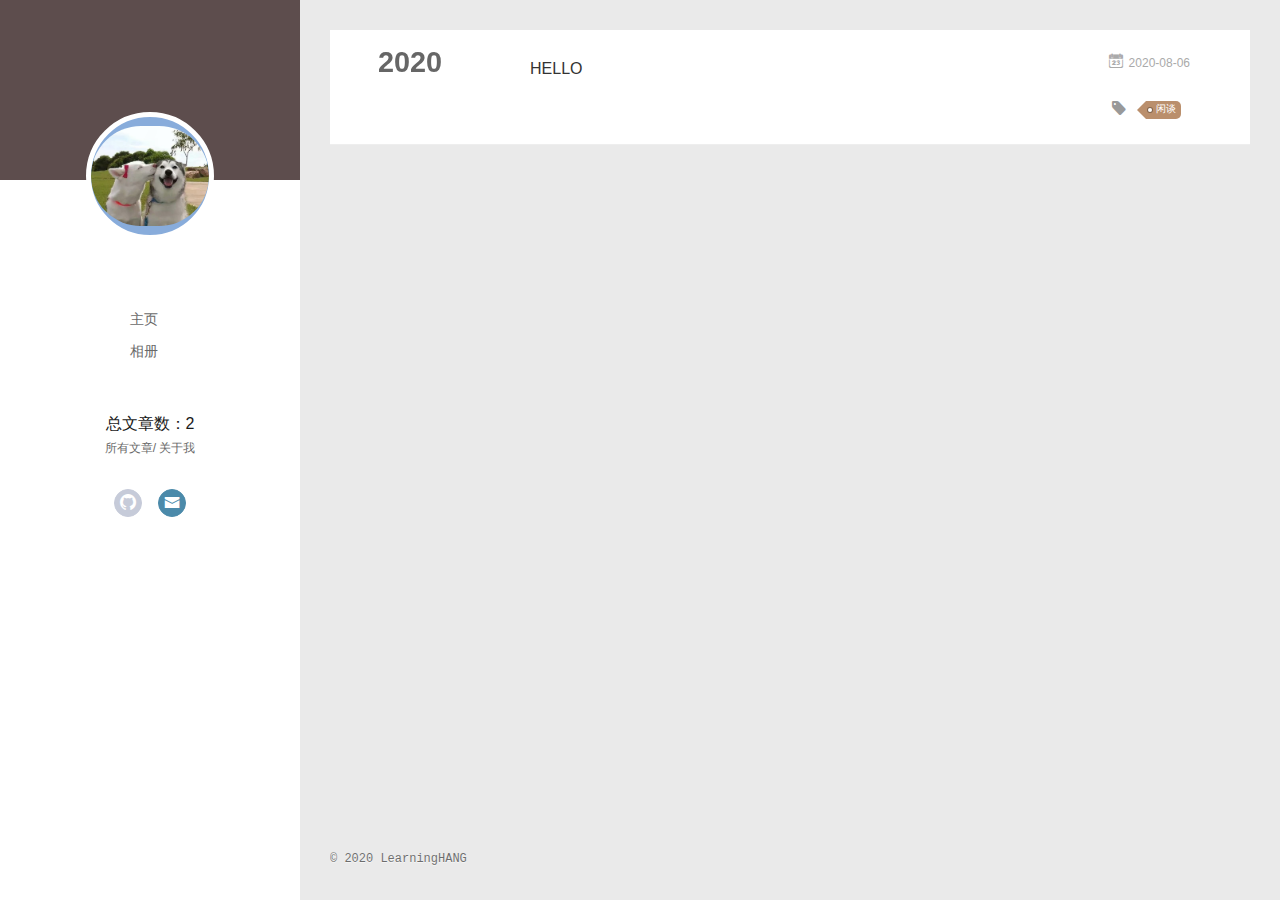
<file: tags/闲谈/index.html>
<!DOCTYPE html>
<html>
<head>
  <meta charset="utf-8">
  
  <meta name="renderer" content="webkit">
  <meta http-equiv="X-UA-Compatible" content="IE=edge" >
  <link rel="dns-prefetch" href="http://yoursite.com">
  <title>Tag: 闲谈 | LRH的博客</title>
  <meta name="viewport" content="width=device-width, initial-scale=1, maximum-scale=1">
  <meta name="description" content="HEBUTER">
<meta property="og:type" content="website">
<meta property="og:title" content="LRH的博客">
<meta property="og:url" content="http://yoursite.com/tags/%E9%97%B2%E8%B0%88/index.html">
<meta property="og:site_name" content="LRH的博客">
<meta property="og:description" content="HEBUTER">
<meta property="og:locale" content="en_US">
<meta property="article:author" content="LearningHANG">
<meta property="article:tag" content="小白程序员">
<meta name="twitter:card" content="summary">
  
    <link rel="alternative" href="/atom.xml" title="LRH的博客" type="application/atom+xml">
  
  
    <link rel="icon" href="/favicon.png">
  
  <link rel="stylesheet" type="text/css" href="/./main.0cf68a.css">
  <style type="text/css">
  
    #container.show {
      background: linear-gradient(#200,#500,#255);
    }
  </style>
  

  

<meta name="generator" content="Hexo 5.0.0"></head>

<body>
  <div id="container" q-class="show:isCtnShow">
    <canvas id="anm-canvas" class="anm-canvas"></canvas>
    <div class="left-col" q-class="show:isShow">
      
<div class="overlay" style="background: #5d4d4d"></div>
<div class="intrude-less">
	<header id="header" class="inner">
		<a href="/" class="profilepic">
			<img src="/assets/img/1.jpg" class="js-avatar">
		</a>
		<hgroup>
		  <h1 class="header-author"><a href="/"></a></h1>
		</hgroup>
		

		<nav class="header-menu">
			<ul>
			
				<li><a href="/">主页</a></li>
	        
				<li><a href="/photos">相册</a></li>
	        
			</ul>
		</nav>
		<nav>
			总文章数：2
		</nav>
		<nav class="header-smart-menu">
    		
    			
    			<a q-on="click: openSlider(e, 'innerArchive')" href="javascript:void(0)">所有文章</a>
    			
            
    			
            
    			
    			<a q-on="click: openSlider(e, 'aboutme')" href="javascript:void(0)">关于我</a>
    			
            
		</nav>
		<nav class="header-nav">
			<div class="social">
				
					<a class="github" target="_blank" href="https://github.com/LearningHANG" title="github"><i class="icon-github"></i></a>
		        
					<a class="mail" target="_blank" href="mailto:1315737456@qq.com" title="mail"><i class="icon-mail"></i></a>
		        
			</div>
		</nav>
	</header>		
</div>

    </div>
    <div class="mid-col" q-class="show:isShow,hide:isShow|isFalse">
      
<nav id="mobile-nav">
  	<div class="overlay js-overlay" style="background: #5d4d4d"></div>
	<div class="btnctn js-mobile-btnctn">
  		<div class="slider-trigger list" q-on="click: openSlider(e)"><i class="icon icon-sort"></i></div>
	</div>
	<div class="intrude-less">
		<header id="header" class="inner">
			<div class="profilepic">
				<img src="/assets/img/1.jpg" class="js-avatar">
			</div>
			<hgroup>
			  <h1 class="header-author js-header-author"></h1>
			</hgroup>
			
			
			
				
			
				
			
			
			
			<nav class="header-nav">
				<div class="social">
					
						<a class="github" target="_blank" href="https://github.com/LearningHANG" title="github"><i class="icon-github"></i></a>
			        
						<a class="mail" target="_blank" href="mailto:1315737456@qq.com" title="mail"><i class="icon-mail"></i></a>
			        
				</div>
			</nav>

			<nav class="header-menu js-header-menu">
				<ul style="width: 50%">
				
				
					<li style="width: 50%"><a href="/">主页</a></li>
		        
					<li style="width: 50%"><a href="/photos">相册</a></li>
		        
				</ul>
			</nav>
		</header>				
	</div>
	<div class="mobile-mask" style="display:none" q-show="isShow"></div>
</nav>

      <div id="wrapper" class="body-wrap">
        <div class="menu-l">
          <div class="canvas-wrap">
            <canvas data-colors="#eaeaea" data-sectionHeight="100" data-contentId="js-content" id="myCanvas1" class="anm-canvas"></canvas>
          </div>
          <div id="js-content" class="content-ll">
            
  
  
    
    
      
      
      <section class="archives-wrap">
        <div class="archive-year-wrap">
          <a href="/archives/2020" class="archive-year">2020</a>
        </div>
        <div class="archives">
    
    <article class="archive-article archive-type-post">
  <div class="archive-article-inner">
    <header class="archive-article-header">
      	<div class="article-meta">
	      	<a href="/2020/08/06/HELLO/" class="archive-article-date">
  	<time datetime="2020-08-06T01:00:28.000Z" itemprop="datePublished"><i class="icon-calendar icon"></i>2020-08-06</time>
</a>
        </div>
    	 
  
    <h1 itemprop="name">
      <a class="archive-article-title" href="/2020/08/06/HELLO/">HELLO</a>
    </h1>
  

        <div class="article-info info-on-right">
          
	<div class="article-tag tagcloud">
		<i class="icon-price-tags icon"></i>
		<ul class="article-tag-list">
			 
        		<li class="article-tag-list-item">
        			<a href="javascript:void(0)" class="js-tag article-tag-list-link color3">闲谈</a>
        		</li>
      		
		</ul>
	</div>

          

        </div>
        <div class="clearfix"></div>
    </header>
  </div>
</article>
  
  
    </div></section>
  

    


          </div>
        </div>
      </div>
      <footer id="footer">
  <div class="outer">
    <div id="footer-info">
    	<div class="footer-left">
    		&copy; 2020 LearningHANG
    	</div>
      	<div class="footer-right">
      	<!--	<a href="http://hexo.io/" target="_blank">Hexo</a>  Theme <a href="https://github.com/litten/hexo-theme-yilia" target="_blank">Yilia</a> by Litten
      	--></div>
    </div>
  </div>
</footer>
    </div>
    <script>
	var yiliaConfig = {
		mathjax: false,
		isHome: false,
		isPost: false,
		isArchive: false,
		isTag: true,
		isCategory: false,
		open_in_new: true,
		toc_hide_index: true,
		root: "/",
		innerArchive: true,
		showTags: false
	}
</script>

<script>!function(t){function n(e){if(r[e])return r[e].exports;var i=r[e]={exports:{},id:e,loaded:!1};return t[e].call(i.exports,i,i.exports,n),i.loaded=!0,i.exports}var r={};n.m=t,n.c=r,n.p="./",n(0)}([function(t,n,r){r(195),t.exports=r(191)},function(t,n,r){var e=r(3),i=r(52),o=r(27),u=r(28),c=r(53),f="prototype",a=function(t,n,r){var s,l,h,v,p=t&a.F,d=t&a.G,y=t&a.S,g=t&a.P,b=t&a.B,m=d?e:y?e[n]||(e[n]={}):(e[n]||{})[f],x=d?i:i[n]||(i[n]={}),w=x[f]||(x[f]={});d&&(r=n);for(s in r)l=!p&&m&&void 0!==m[s],h=(l?m:r)[s],v=b&&l?c(h,e):g&&"function"==typeof h?c(Function.call,h):h,m&&u(m,s,h,t&a.U),x[s]!=h&&o(x,s,v),g&&w[s]!=h&&(w[s]=h)};e.core=i,a.F=1,a.G=2,a.S=4,a.P=8,a.B=16,a.W=32,a.U=64,a.R=128,t.exports=a},function(t,n,r){var e=r(6);t.exports=function(t){if(!e(t))throw TypeError(t+" is not an object!");return t}},function(t,n){var r=t.exports="undefined"!=typeof window&&window.Math==Math?window:"undefined"!=typeof self&&self.Math==Math?self:Function("return this")();"number"==typeof __g&&(__g=r)},function(t,n){t.exports=function(t){try{return!!t()}catch(t){return!0}}},function(t,n){var r=t.exports="undefined"!=typeof window&&window.Math==Math?window:"undefined"!=typeof self&&self.Math==Math?self:Function("return this")();"number"==typeof __g&&(__g=r)},function(t,n){t.exports=function(t){return"object"==typeof t?null!==t:"function"==typeof t}},function(t,n,r){var e=r(126)("wks"),i=r(76),o=r(3).Symbol,u="function"==typeof o;(t.exports=function(t){return e[t]||(e[t]=u&&o[t]||(u?o:i)("Symbol."+t))}).store=e},function(t,n){var r={}.hasOwnProperty;t.exports=function(t,n){return r.call(t,n)}},function(t,n,r){var e=r(94),i=r(33);t.exports=function(t){return e(i(t))}},function(t,n,r){t.exports=!r(4)(function(){return 7!=Object.defineProperty({},"a",{get:function(){return 7}}).a})},function(t,n,r){var e=r(2),i=r(167),o=r(50),u=Object.defineProperty;n.f=r(10)?Object.defineProperty:function(t,n,r){if(e(t),n=o(n,!0),e(r),i)try{return u(t,n,r)}catch(t){}if("get"in r||"set"in r)throw TypeError("Accessors not supported!");return"value"in r&&(t[n]=r.value),t}},function(t,n,r){t.exports=!r(18)(function(){return 7!=Object.defineProperty({},"a",{get:function(){return 7}}).a})},function(t,n,r){var e=r(14),i=r(22);t.exports=r(12)?function(t,n,r){return e.f(t,n,i(1,r))}:function(t,n,r){return t[n]=r,t}},function(t,n,r){var e=r(20),i=r(58),o=r(42),u=Object.defineProperty;n.f=r(12)?Object.defineProperty:function(t,n,r){if(e(t),n=o(n,!0),e(r),i)try{return u(t,n,r)}catch(t){}if("get"in r||"set"in r)throw TypeError("Accessors not supported!");return"value"in r&&(t[n]=r.value),t}},function(t,n,r){var e=r(40)("wks"),i=r(23),o=r(5).Symbol,u="function"==typeof o;(t.exports=function(t){return e[t]||(e[t]=u&&o[t]||(u?o:i)("Symbol."+t))}).store=e},function(t,n,r){var e=r(67),i=Math.min;t.exports=function(t){return t>0?i(e(t),9007199254740991):0}},function(t,n,r){var e=r(46);t.exports=function(t){return Object(e(t))}},function(t,n){t.exports=function(t){try{return!!t()}catch(t){return!0}}},function(t,n,r){var e=r(63),i=r(34);t.exports=Object.keys||function(t){return e(t,i)}},function(t,n,r){var e=r(21);t.exports=function(t){if(!e(t))throw TypeError(t+" is not an object!");return t}},function(t,n){t.exports=function(t){return"object"==typeof t?null!==t:"function"==typeof t}},function(t,n){t.exports=function(t,n){return{enumerable:!(1&t),configurable:!(2&t),writable:!(4&t),value:n}}},function(t,n){var r=0,e=Math.random();t.exports=function(t){return"Symbol(".concat(void 0===t?"":t,")_",(++r+e).toString(36))}},function(t,n){var r={}.hasOwnProperty;t.exports=function(t,n){return r.call(t,n)}},function(t,n){var r=t.exports={version:"2.4.0"};"number"==typeof __e&&(__e=r)},function(t,n){t.exports=function(t){if("function"!=typeof t)throw TypeError(t+" is not a function!");return t}},function(t,n,r){var e=r(11),i=r(66);t.exports=r(10)?function(t,n,r){return e.f(t,n,i(1,r))}:function(t,n,r){return t[n]=r,t}},function(t,n,r){var e=r(3),i=r(27),o=r(24),u=r(76)("src"),c="toString",f=Function[c],a=(""+f).split(c);r(52).inspectSource=function(t){return f.call(t)},(t.exports=function(t,n,r,c){var f="function"==typeof r;f&&(o(r,"name")||i(r,"name",n)),t[n]!==r&&(f&&(o(r,u)||i(r,u,t[n]?""+t[n]:a.join(String(n)))),t===e?t[n]=r:c?t[n]?t[n]=r:i(t,n,r):(delete t[n],i(t,n,r)))})(Function.prototype,c,function(){return"function"==typeof this&&this[u]||f.call(this)})},function(t,n,r){var e=r(1),i=r(4),o=r(46),u=function(t,n,r,e){var i=String(o(t)),u="<"+n;return""!==r&&(u+=" "+r+'="'+String(e).replace(/"/g,"&quot;")+'"'),u+">"+i+"</"+n+">"};t.exports=function(t,n){var r={};r[t]=n(u),e(e.P+e.F*i(function(){var n=""[t]('"');return n!==n.toLowerCase()||n.split('"').length>3}),"String",r)}},function(t,n,r){var e=r(115),i=r(46);t.exports=function(t){return e(i(t))}},function(t,n,r){var e=r(116),i=r(66),o=r(30),u=r(50),c=r(24),f=r(167),a=Object.getOwnPropertyDescriptor;n.f=r(10)?a:function(t,n){if(t=o(t),n=u(n,!0),f)try{return a(t,n)}catch(t){}if(c(t,n))return i(!e.f.call(t,n),t[n])}},function(t,n,r){var e=r(24),i=r(17),o=r(145)("IE_PROTO"),u=Object.prototype;t.exports=Object.getPrototypeOf||function(t){return t=i(t),e(t,o)?t[o]:"function"==typeof t.constructor&&t instanceof t.constructor?t.constructor.prototype:t instanceof Object?u:null}},function(t,n){t.exports=function(t){if(void 0==t)throw TypeError("Can't call method on  "+t);return t}},function(t,n){t.exports="constructor,hasOwnProperty,isPrototypeOf,propertyIsEnumerable,toLocaleString,toString,valueOf".split(",")},function(t,n){t.exports={}},function(t,n){t.exports=!0},function(t,n){n.f={}.propertyIsEnumerable},function(t,n,r){var e=r(14).f,i=r(8),o=r(15)("toStringTag");t.exports=function(t,n,r){t&&!i(t=r?t:t.prototype,o)&&e(t,o,{configurable:!0,value:n})}},function(t,n,r){var e=r(40)("keys"),i=r(23);t.exports=function(t){return e[t]||(e[t]=i(t))}},function(t,n,r){var e=r(5),i="__core-js_shared__",o=e[i]||(e[i]={});t.exports=function(t){return o[t]||(o[t]={})}},function(t,n){var r=Math.ceil,e=Math.floor;t.exports=function(t){return isNaN(t=+t)?0:(t>0?e:r)(t)}},function(t,n,r){var e=r(21);t.exports=function(t,n){if(!e(t))return t;var r,i;if(n&&"function"==typeof(r=t.toString)&&!e(i=r.call(t)))return i;if("function"==typeof(r=t.valueOf)&&!e(i=r.call(t)))return i;if(!n&&"function"==typeof(r=t.toString)&&!e(i=r.call(t)))return i;throw TypeError("Can't convert object to primitive value")}},function(t,n,r){var e=r(5),i=r(25),o=r(36),u=r(44),c=r(14).f;t.exports=function(t){var n=i.Symbol||(i.Symbol=o?{}:e.Symbol||{});"_"==t.charAt(0)||t in n||c(n,t,{value:u.f(t)})}},function(t,n,r){n.f=r(15)},function(t,n){var r={}.toString;t.exports=function(t){return r.call(t).slice(8,-1)}},function(t,n){t.exports=function(t){if(void 0==t)throw TypeError("Can't call method on  "+t);return t}},function(t,n,r){var e=r(4);t.exports=function(t,n){return!!t&&e(function(){n?t.call(null,function(){},1):t.call(null)})}},function(t,n,r){var e=r(53),i=r(115),o=r(17),u=r(16),c=r(203);t.exports=function(t,n){var r=1==t,f=2==t,a=3==t,s=4==t,l=6==t,h=5==t||l,v=n||c;return function(n,c,p){for(var d,y,g=o(n),b=i(g),m=e(c,p,3),x=u(b.length),w=0,S=r?v(n,x):f?v(n,0):void 0;x>w;w++)if((h||w in b)&&(d=b[w],y=m(d,w,g),t))if(r)S[w]=y;else if(y)switch(t){case 3:return!0;case 5:return d;case 6:return w;case 2:S.push(d)}else if(s)return!1;return l?-1:a||s?s:S}}},function(t,n,r){var e=r(1),i=r(52),o=r(4);t.exports=function(t,n){var r=(i.Object||{})[t]||Object[t],u={};u[t]=n(r),e(e.S+e.F*o(function(){r(1)}),"Object",u)}},function(t,n,r){var e=r(6);t.exports=function(t,n){if(!e(t))return t;var r,i;if(n&&"function"==typeof(r=t.toString)&&!e(i=r.call(t)))return i;if("function"==typeof(r=t.valueOf)&&!e(i=r.call(t)))return i;if(!n&&"function"==typeof(r=t.toString)&&!e(i=r.call(t)))return i;throw TypeError("Can't convert object to primitive value")}},function(t,n,r){var e=r(5),i=r(25),o=r(91),u=r(13),c="prototype",f=function(t,n,r){var a,s,l,h=t&f.F,v=t&f.G,p=t&f.S,d=t&f.P,y=t&f.B,g=t&f.W,b=v?i:i[n]||(i[n]={}),m=b[c],x=v?e:p?e[n]:(e[n]||{})[c];v&&(r=n);for(a in r)(s=!h&&x&&void 0!==x[a])&&a in b||(l=s?x[a]:r[a],b[a]=v&&"function"!=typeof x[a]?r[a]:y&&s?o(l,e):g&&x[a]==l?function(t){var n=function(n,r,e){if(this instanceof t){switch(arguments.length){case 0:return new t;case 1:return new t(n);case 2:return new t(n,r)}return new t(n,r,e)}return t.apply(this,arguments)};return n[c]=t[c],n}(l):d&&"function"==typeof l?o(Function.call,l):l,d&&((b.virtual||(b.virtual={}))[a]=l,t&f.R&&m&&!m[a]&&u(m,a,l)))};f.F=1,f.G=2,f.S=4,f.P=8,f.B=16,f.W=32,f.U=64,f.R=128,t.exports=f},function(t,n){var r=t.exports={version:"2.4.0"};"number"==typeof __e&&(__e=r)},function(t,n,r){var e=r(26);t.exports=function(t,n,r){if(e(t),void 0===n)return t;switch(r){case 1:return function(r){return t.call(n,r)};case 2:return function(r,e){return t.call(n,r,e)};case 3:return function(r,e,i){return t.call(n,r,e,i)}}return function(){return t.apply(n,arguments)}}},function(t,n,r){var e=r(183),i=r(1),o=r(126)("metadata"),u=o.store||(o.store=new(r(186))),c=function(t,n,r){var i=u.get(t);if(!i){if(!r)return;u.set(t,i=new e)}var o=i.get(n);if(!o){if(!r)return;i.set(n,o=new e)}return o},f=function(t,n,r){var e=c(n,r,!1);return void 0!==e&&e.has(t)},a=function(t,n,r){var e=c(n,r,!1);return void 0===e?void 0:e.get(t)},s=function(t,n,r,e){c(r,e,!0).set(t,n)},l=function(t,n){var r=c(t,n,!1),e=[];return r&&r.forEach(function(t,n){e.push(n)}),e},h=function(t){return void 0===t||"symbol"==typeof t?t:String(t)},v=function(t){i(i.S,"Reflect",t)};t.exports={store:u,map:c,has:f,get:a,set:s,keys:l,key:h,exp:v}},function(t,n,r){"use strict";if(r(10)){var e=r(69),i=r(3),o=r(4),u=r(1),c=r(127),f=r(152),a=r(53),s=r(68),l=r(66),h=r(27),v=r(73),p=r(67),d=r(16),y=r(75),g=r(50),b=r(24),m=r(180),x=r(114),w=r(6),S=r(17),_=r(137),O=r(70),E=r(32),P=r(71).f,j=r(154),F=r(76),M=r(7),A=r(48),N=r(117),T=r(146),I=r(155),k=r(80),L=r(123),R=r(74),C=r(130),D=r(160),U=r(11),W=r(31),G=U.f,B=W.f,V=i.RangeError,z=i.TypeError,q=i.Uint8Array,K="ArrayBuffer",J="Shared"+K,Y="BYTES_PER_ELEMENT",H="prototype",$=Array[H],X=f.ArrayBuffer,Q=f.DataView,Z=A(0),tt=A(2),nt=A(3),rt=A(4),et=A(5),it=A(6),ot=N(!0),ut=N(!1),ct=I.values,ft=I.keys,at=I.entries,st=$.lastIndexOf,lt=$.reduce,ht=$.reduceRight,vt=$.join,pt=$.sort,dt=$.slice,yt=$.toString,gt=$.toLocaleString,bt=M("iterator"),mt=M("toStringTag"),xt=F("typed_constructor"),wt=F("def_constructor"),St=c.CONSTR,_t=c.TYPED,Ot=c.VIEW,Et="Wrong length!",Pt=A(1,function(t,n){return Tt(T(t,t[wt]),n)}),jt=o(function(){return 1===new q(new Uint16Array([1]).buffer)[0]}),Ft=!!q&&!!q[H].set&&o(function(){new q(1).set({})}),Mt=function(t,n){if(void 0===t)throw z(Et);var r=+t,e=d(t);if(n&&!m(r,e))throw V(Et);return e},At=function(t,n){var r=p(t);if(r<0||r%n)throw V("Wrong offset!");return r},Nt=function(t){if(w(t)&&_t in t)return t;throw z(t+" is not a typed array!")},Tt=function(t,n){if(!(w(t)&&xt in t))throw z("It is not a typed array constructor!");return new t(n)},It=function(t,n){return kt(T(t,t[wt]),n)},kt=function(t,n){for(var r=0,e=n.length,i=Tt(t,e);e>r;)i[r]=n[r++];return i},Lt=function(t,n,r){G(t,n,{get:function(){return this._d[r]}})},Rt=function(t){var n,r,e,i,o,u,c=S(t),f=arguments.length,s=f>1?arguments[1]:void 0,l=void 0!==s,h=j(c);if(void 0!=h&&!_(h)){for(u=h.call(c),e=[],n=0;!(o=u.next()).done;n++)e.push(o.value);c=e}for(l&&f>2&&(s=a(s,arguments[2],2)),n=0,r=d(c.length),i=Tt(this,r);r>n;n++)i[n]=l?s(c[n],n):c[n];return i},Ct=function(){for(var t=0,n=arguments.length,r=Tt(this,n);n>t;)r[t]=arguments[t++];return r},Dt=!!q&&o(function(){gt.call(new q(1))}),Ut=function(){return gt.apply(Dt?dt.call(Nt(this)):Nt(this),arguments)},Wt={copyWithin:function(t,n){return D.call(Nt(this),t,n,arguments.length>2?arguments[2]:void 0)},every:function(t){return rt(Nt(this),t,arguments.length>1?arguments[1]:void 0)},fill:function(t){return C.apply(Nt(this),arguments)},filter:function(t){return It(this,tt(Nt(this),t,arguments.length>1?arguments[1]:void 0))},find:function(t){return et(Nt(this),t,arguments.length>1?arguments[1]:void 0)},findIndex:function(t){return it(Nt(this),t,arguments.length>1?arguments[1]:void 0)},forEach:function(t){Z(Nt(this),t,arguments.length>1?arguments[1]:void 0)},indexOf:function(t){return ut(Nt(this),t,arguments.length>1?arguments[1]:void 0)},includes:function(t){return ot(Nt(this),t,arguments.length>1?arguments[1]:void 0)},join:function(t){return vt.apply(Nt(this),arguments)},lastIndexOf:function(t){return st.apply(Nt(this),arguments)},map:function(t){return Pt(Nt(this),t,arguments.length>1?arguments[1]:void 0)},reduce:function(t){return lt.apply(Nt(this),arguments)},reduceRight:function(t){return ht.apply(Nt(this),arguments)},reverse:function(){for(var t,n=this,r=Nt(n).length,e=Math.floor(r/2),i=0;i<e;)t=n[i],n[i++]=n[--r],n[r]=t;return n},some:function(t){return nt(Nt(this),t,arguments.length>1?arguments[1]:void 0)},sort:function(t){return pt.call(Nt(this),t)},subarray:function(t,n){var r=Nt(this),e=r.length,i=y(t,e);return new(T(r,r[wt]))(r.buffer,r.byteOffset+i*r.BYTES_PER_ELEMENT,d((void 0===n?e:y(n,e))-i))}},Gt=function(t,n){return It(this,dt.call(Nt(this),t,n))},Bt=function(t){Nt(this);var n=At(arguments[1],1),r=this.length,e=S(t),i=d(e.length),o=0;if(i+n>r)throw V(Et);for(;o<i;)this[n+o]=e[o++]},Vt={entries:function(){return at.call(Nt(this))},keys:function(){return ft.call(Nt(this))},values:function(){return ct.call(Nt(this))}},zt=function(t,n){return w(t)&&t[_t]&&"symbol"!=typeof n&&n in t&&String(+n)==String(n)},qt=function(t,n){return zt(t,n=g(n,!0))?l(2,t[n]):B(t,n)},Kt=function(t,n,r){return!(zt(t,n=g(n,!0))&&w(r)&&b(r,"value"))||b(r,"get")||b(r,"set")||r.configurable||b(r,"writable")&&!r.writable||b(r,"enumerable")&&!r.enumerable?G(t,n,r):(t[n]=r.value,t)};St||(W.f=qt,U.f=Kt),u(u.S+u.F*!St,"Object",{getOwnPropertyDescriptor:qt,defineProperty:Kt}),o(function(){yt.call({})})&&(yt=gt=function(){return vt.call(this)});var Jt=v({},Wt);v(Jt,Vt),h(Jt,bt,Vt.values),v(Jt,{slice:Gt,set:Bt,constructor:function(){},toString:yt,toLocaleString:Ut}),Lt(Jt,"buffer","b"),Lt(Jt,"byteOffset","o"),Lt(Jt,"byteLength","l"),Lt(Jt,"length","e"),G(Jt,mt,{get:function(){return this[_t]}}),t.exports=function(t,n,r,f){f=!!f;var a=t+(f?"Clamped":"")+"Array",l="Uint8Array"!=a,v="get"+t,p="set"+t,y=i[a],g=y||{},b=y&&E(y),m=!y||!c.ABV,S={},_=y&&y[H],j=function(t,r){var e=t._d;return e.v[v](r*n+e.o,jt)},F=function(t,r,e){var i=t._d;f&&(e=(e=Math.round(e))<0?0:e>255?255:255&e),i.v[p](r*n+i.o,e,jt)},M=function(t,n){G(t,n,{get:function(){return j(this,n)},set:function(t){return F(this,n,t)},enumerable:!0})};m?(y=r(function(t,r,e,i){s(t,y,a,"_d");var o,u,c,f,l=0,v=0;if(w(r)){if(!(r instanceof X||(f=x(r))==K||f==J))return _t in r?kt(y,r):Rt.call(y,r);o=r,v=At(e,n);var p=r.byteLength;if(void 0===i){if(p%n)throw V(Et);if((u=p-v)<0)throw V(Et)}else if((u=d(i)*n)+v>p)throw V(Et);c=u/n}else c=Mt(r,!0),u=c*n,o=new X(u);for(h(t,"_d",{b:o,o:v,l:u,e:c,v:new Q(o)});l<c;)M(t,l++)}),_=y[H]=O(Jt),h(_,"constructor",y)):L(function(t){new y(null),new y(t)},!0)||(y=r(function(t,r,e,i){s(t,y,a);var o;return w(r)?r instanceof X||(o=x(r))==K||o==J?void 0!==i?new g(r,At(e,n),i):void 0!==e?new g(r,At(e,n)):new g(r):_t in r?kt(y,r):Rt.call(y,r):new g(Mt(r,l))}),Z(b!==Function.prototype?P(g).concat(P(b)):P(g),function(t){t in y||h(y,t,g[t])}),y[H]=_,e||(_.constructor=y));var A=_[bt],N=!!A&&("values"==A.name||void 0==A.name),T=Vt.values;h(y,xt,!0),h(_,_t,a),h(_,Ot,!0),h(_,wt,y),(f?new y(1)[mt]==a:mt in _)||G(_,mt,{get:function(){return a}}),S[a]=y,u(u.G+u.W+u.F*(y!=g),S),u(u.S,a,{BYTES_PER_ELEMENT:n,from:Rt,of:Ct}),Y in _||h(_,Y,n),u(u.P,a,Wt),R(a),u(u.P+u.F*Ft,a,{set:Bt}),u(u.P+u.F*!N,a,Vt),u(u.P+u.F*(_.toString!=yt),a,{toString:yt}),u(u.P+u.F*o(function(){new y(1).slice()}),a,{slice:Gt}),u(u.P+u.F*(o(function(){return[1,2].toLocaleString()!=new y([1,2]).toLocaleString()})||!o(function(){_.toLocaleString.call([1,2])})),a,{toLocaleString:Ut}),k[a]=N?A:T,e||N||h(_,bt,T)}}else t.exports=function(){}},function(t,n){var r={}.toString;t.exports=function(t){return r.call(t).slice(8,-1)}},function(t,n,r){var e=r(21),i=r(5).document,o=e(i)&&e(i.createElement);t.exports=function(t){return o?i.createElement(t):{}}},function(t,n,r){t.exports=!r(12)&&!r(18)(function(){return 7!=Object.defineProperty(r(57)("div"),"a",{get:function(){return 7}}).a})},function(t,n,r){"use strict";var e=r(36),i=r(51),o=r(64),u=r(13),c=r(8),f=r(35),a=r(96),s=r(38),l=r(103),h=r(15)("iterator"),v=!([].keys&&"next"in[].keys()),p="keys",d="values",y=function(){return this};t.exports=function(t,n,r,g,b,m,x){a(r,n,g);var w,S,_,O=function(t){if(!v&&t in F)return F[t];switch(t){case p:case d:return function(){return new r(this,t)}}return function(){return new r(this,t)}},E=n+" Iterator",P=b==d,j=!1,F=t.prototype,M=F[h]||F["@@iterator"]||b&&F[b],A=M||O(b),N=b?P?O("entries"):A:void 0,T="Array"==n?F.entries||M:M;if(T&&(_=l(T.call(new t)))!==Object.prototype&&(s(_,E,!0),e||c(_,h)||u(_,h,y)),P&&M&&M.name!==d&&(j=!0,A=function(){return M.call(this)}),e&&!x||!v&&!j&&F[h]||u(F,h,A),f[n]=A,f[E]=y,b)if(w={values:P?A:O(d),keys:m?A:O(p),entries:N},x)for(S in w)S in F||o(F,S,w[S]);else i(i.P+i.F*(v||j),n,w);return w}},function(t,n,r){var e=r(20),i=r(100),o=r(34),u=r(39)("IE_PROTO"),c=function(){},f="prototype",a=function(){var t,n=r(57)("iframe"),e=o.length;for(n.style.display="none",r(93).appendChild(n),n.src="javascript:",t=n.contentWindow.document,t.open(),t.write("<script>document.F=Object<\/script>"),t.close(),a=t.F;e--;)delete a[f][o[e]];return a()};t.exports=Object.create||function(t,n){var r;return null!==t?(c[f]=e(t),r=new c,c[f]=null,r[u]=t):r=a(),void 0===n?r:i(r,n)}},function(t,n,r){var e=r(63),i=r(34).concat("length","prototype");n.f=Object.getOwnPropertyNames||function(t){return e(t,i)}},function(t,n){n.f=Object.getOwnPropertySymbols},function(t,n,r){var e=r(8),i=r(9),o=r(90)(!1),u=r(39)("IE_PROTO");t.exports=function(t,n){var r,c=i(t),f=0,a=[];for(r in c)r!=u&&e(c,r)&&a.push(r);for(;n.length>f;)e(c,r=n[f++])&&(~o(a,r)||a.push(r));return a}},function(t,n,r){t.exports=r(13)},function(t,n,r){var e=r(76)("meta"),i=r(6),o=r(24),u=r(11).f,c=0,f=Object.isExtensible||function(){return!0},a=!r(4)(function(){return f(Object.preventExtensions({}))}),s=function(t){u(t,e,{value:{i:"O"+ ++c,w:{}}})},l=function(t,n){if(!i(t))return"symbol"==typeof t?t:("string"==typeof t?"S":"P")+t;if(!o(t,e)){if(!f(t))return"F";if(!n)return"E";s(t)}return t[e].i},h=function(t,n){if(!o(t,e)){if(!f(t))return!0;if(!n)return!1;s(t)}return t[e].w},v=function(t){return a&&p.NEED&&f(t)&&!o(t,e)&&s(t),t},p=t.exports={KEY:e,NEED:!1,fastKey:l,getWeak:h,onFreeze:v}},function(t,n){t.exports=function(t,n){return{enumerable:!(1&t),configurable:!(2&t),writable:!(4&t),value:n}}},function(t,n){var r=Math.ceil,e=Math.floor;t.exports=function(t){return isNaN(t=+t)?0:(t>0?e:r)(t)}},function(t,n){t.exports=function(t,n,r,e){if(!(t instanceof n)||void 0!==e&&e in t)throw TypeError(r+": incorrect invocation!");return t}},function(t,n){t.exports=!1},function(t,n,r){var e=r(2),i=r(173),o=r(133),u=r(145)("IE_PROTO"),c=function(){},f="prototype",a=function(){var t,n=r(132)("iframe"),e=o.length;for(n.style.display="none",r(135).appendChild(n),n.src="javascript:",t=n.contentWindow.document,t.open(),t.write("<script>document.F=Object<\/script>"),t.close(),a=t.F;e--;)delete a[f][o[e]];return a()};t.exports=Object.create||function(t,n){var r;return null!==t?(c[f]=e(t),r=new c,c[f]=null,r[u]=t):r=a(),void 0===n?r:i(r,n)}},function(t,n,r){var e=r(175),i=r(133).concat("length","prototype");n.f=Object.getOwnPropertyNames||function(t){return e(t,i)}},function(t,n,r){var e=r(175),i=r(133);t.exports=Object.keys||function(t){return e(t,i)}},function(t,n,r){var e=r(28);t.exports=function(t,n,r){for(var i in n)e(t,i,n[i],r);return t}},function(t,n,r){"use strict";var e=r(3),i=r(11),o=r(10),u=r(7)("species");t.exports=function(t){var n=e[t];o&&n&&!n[u]&&i.f(n,u,{configurable:!0,get:function(){return this}})}},function(t,n,r){var e=r(67),i=Math.max,o=Math.min;t.exports=function(t,n){return t=e(t),t<0?i(t+n,0):o(t,n)}},function(t,n){var r=0,e=Math.random();t.exports=function(t){return"Symbol(".concat(void 0===t?"":t,")_",(++r+e).toString(36))}},function(t,n,r){var e=r(33);t.exports=function(t){return Object(e(t))}},function(t,n,r){var e=r(7)("unscopables"),i=Array.prototype;void 0==i[e]&&r(27)(i,e,{}),t.exports=function(t){i[e][t]=!0}},function(t,n,r){var e=r(53),i=r(169),o=r(137),u=r(2),c=r(16),f=r(154),a={},s={},n=t.exports=function(t,n,r,l,h){var v,p,d,y,g=h?function(){return t}:f(t),b=e(r,l,n?2:1),m=0;if("function"!=typeof g)throw TypeError(t+" is not iterable!");if(o(g)){for(v=c(t.length);v>m;m++)if((y=n?b(u(p=t[m])[0],p[1]):b(t[m]))===a||y===s)return y}else for(d=g.call(t);!(p=d.next()).done;)if((y=i(d,b,p.value,n))===a||y===s)return y};n.BREAK=a,n.RETURN=s},function(t,n){t.exports={}},function(t,n,r){var e=r(11).f,i=r(24),o=r(7)("toStringTag");t.exports=function(t,n,r){t&&!i(t=r?t:t.prototype,o)&&e(t,o,{configurable:!0,value:n})}},function(t,n,r){var e=r(1),i=r(46),o=r(4),u=r(150),c="["+u+"]",f="​",a=RegExp("^"+c+c+"*"),s=RegExp(c+c+"*$"),l=function(t,n,r){var i={},c=o(function(){return!!u[t]()||f[t]()!=f}),a=i[t]=c?n(h):u[t];r&&(i[r]=a),e(e.P+e.F*c,"String",i)},h=l.trim=function(t,n){return t=String(i(t)),1&n&&(t=t.replace(a,"")),2&n&&(t=t.replace(s,"")),t};t.exports=l},function(t,n,r){t.exports={default:r(86),__esModule:!0}},function(t,n,r){t.exports={default:r(87),__esModule:!0}},function(t,n,r){"use strict";function e(t){return t&&t.__esModule?t:{default:t}}n.__esModule=!0;var i=r(84),o=e(i),u=r(83),c=e(u),f="function"==typeof c.default&&"symbol"==typeof o.default?function(t){return typeof t}:function(t){return t&&"function"==typeof c.default&&t.constructor===c.default&&t!==c.default.prototype?"symbol":typeof t};n.default="function"==typeof c.default&&"symbol"===f(o.default)?function(t){return void 0===t?"undefined":f(t)}:function(t){return t&&"function"==typeof c.default&&t.constructor===c.default&&t!==c.default.prototype?"symbol":void 0===t?"undefined":f(t)}},function(t,n,r){r(110),r(108),r(111),r(112),t.exports=r(25).Symbol},function(t,n,r){r(109),r(113),t.exports=r(44).f("iterator")},function(t,n){t.exports=function(t){if("function"!=typeof t)throw TypeError(t+" is not a function!");return t}},function(t,n){t.exports=function(){}},function(t,n,r){var e=r(9),i=r(106),o=r(105);t.exports=function(t){return function(n,r,u){var c,f=e(n),a=i(f.length),s=o(u,a);if(t&&r!=r){for(;a>s;)if((c=f[s++])!=c)return!0}else for(;a>s;s++)if((t||s in f)&&f[s]===r)return t||s||0;return!t&&-1}}},function(t,n,r){var e=r(88);t.exports=function(t,n,r){if(e(t),void 0===n)return t;switch(r){case 1:return function(r){return t.call(n,r)};case 2:return function(r,e){return t.call(n,r,e)};case 3:return function(r,e,i){return t.call(n,r,e,i)}}return function(){return t.apply(n,arguments)}}},function(t,n,r){var e=r(19),i=r(62),o=r(37);t.exports=function(t){var n=e(t),r=i.f;if(r)for(var u,c=r(t),f=o.f,a=0;c.length>a;)f.call(t,u=c[a++])&&n.push(u);return n}},function(t,n,r){t.exports=r(5).document&&document.documentElement},function(t,n,r){var e=r(56);t.exports=Object("z").propertyIsEnumerable(0)?Object:function(t){return"String"==e(t)?t.split(""):Object(t)}},function(t,n,r){var e=r(56);t.exports=Array.isArray||function(t){return"Array"==e(t)}},function(t,n,r){"use strict";var e=r(60),i=r(22),o=r(38),u={};r(13)(u,r(15)("iterator"),function(){return this}),t.exports=function(t,n,r){t.prototype=e(u,{next:i(1,r)}),o(t,n+" Iterator")}},function(t,n){t.exports=function(t,n){return{value:n,done:!!t}}},function(t,n,r){var e=r(19),i=r(9);t.exports=function(t,n){for(var r,o=i(t),u=e(o),c=u.length,f=0;c>f;)if(o[r=u[f++]]===n)return r}},function(t,n,r){var e=r(23)("meta"),i=r(21),o=r(8),u=r(14).f,c=0,f=Object.isExtensible||function(){return!0},a=!r(18)(function(){return f(Object.preventExtensions({}))}),s=function(t){u(t,e,{value:{i:"O"+ ++c,w:{}}})},l=function(t,n){if(!i(t))return"symbol"==typeof t?t:("string"==typeof t?"S":"P")+t;if(!o(t,e)){if(!f(t))return"F";if(!n)return"E";s(t)}return t[e].i},h=function(t,n){if(!o(t,e)){if(!f(t))return!0;if(!n)return!1;s(t)}return t[e].w},v=function(t){return a&&p.NEED&&f(t)&&!o(t,e)&&s(t),t},p=t.exports={KEY:e,NEED:!1,fastKey:l,getWeak:h,onFreeze:v}},function(t,n,r){var e=r(14),i=r(20),o=r(19);t.exports=r(12)?Object.defineProperties:function(t,n){i(t);for(var r,u=o(n),c=u.length,f=0;c>f;)e.f(t,r=u[f++],n[r]);return t}},function(t,n,r){var e=r(37),i=r(22),o=r(9),u=r(42),c=r(8),f=r(58),a=Object.getOwnPropertyDescriptor;n.f=r(12)?a:function(t,n){if(t=o(t),n=u(n,!0),f)try{return a(t,n)}catch(t){}if(c(t,n))return i(!e.f.call(t,n),t[n])}},function(t,n,r){var e=r(9),i=r(61).f,o={}.toString,u="object"==typeof window&&window&&Object.getOwnPropertyNames?Object.getOwnPropertyNames(window):[],c=function(t){try{return i(t)}catch(t){return u.slice()}};t.exports.f=function(t){return u&&"[object Window]"==o.call(t)?c(t):i(e(t))}},function(t,n,r){var e=r(8),i=r(77),o=r(39)("IE_PROTO"),u=Object.prototype;t.exports=Object.getPrototypeOf||function(t){return t=i(t),e(t,o)?t[o]:"function"==typeof t.constructor&&t instanceof t.constructor?t.constructor.prototype:t instanceof Object?u:null}},function(t,n,r){var e=r(41),i=r(33);t.exports=function(t){return function(n,r){var o,u,c=String(i(n)),f=e(r),a=c.length;return f<0||f>=a?t?"":void 0:(o=c.charCodeAt(f),o<55296||o>56319||f+1===a||(u=c.charCodeAt(f+1))<56320||u>57343?t?c.charAt(f):o:t?c.slice(f,f+2):u-56320+(o-55296<<10)+65536)}}},function(t,n,r){var e=r(41),i=Math.max,o=Math.min;t.exports=function(t,n){return t=e(t),t<0?i(t+n,0):o(t,n)}},function(t,n,r){var e=r(41),i=Math.min;t.exports=function(t){return t>0?i(e(t),9007199254740991):0}},function(t,n,r){"use strict";var e=r(89),i=r(97),o=r(35),u=r(9);t.exports=r(59)(Array,"Array",function(t,n){this._t=u(t),this._i=0,this._k=n},function(){var t=this._t,n=this._k,r=this._i++;return!t||r>=t.length?(this._t=void 0,i(1)):"keys"==n?i(0,r):"values"==n?i(0,t[r]):i(0,[r,t[r]])},"values"),o.Arguments=o.Array,e("keys"),e("values"),e("entries")},function(t,n){},function(t,n,r){"use strict";var e=r(104)(!0);r(59)(String,"String",function(t){this._t=String(t),this._i=0},function(){var t,n=this._t,r=this._i;return r>=n.length?{value:void 0,done:!0}:(t=e(n,r),this._i+=t.length,{value:t,done:!1})})},function(t,n,r){"use strict";var e=r(5),i=r(8),o=r(12),u=r(51),c=r(64),f=r(99).KEY,a=r(18),s=r(40),l=r(38),h=r(23),v=r(15),p=r(44),d=r(43),y=r(98),g=r(92),b=r(95),m=r(20),x=r(9),w=r(42),S=r(22),_=r(60),O=r(102),E=r(101),P=r(14),j=r(19),F=E.f,M=P.f,A=O.f,N=e.Symbol,T=e.JSON,I=T&&T.stringify,k="prototype",L=v("_hidden"),R=v("toPrimitive"),C={}.propertyIsEnumerable,D=s("symbol-registry"),U=s("symbols"),W=s("op-symbols"),G=Object[k],B="function"==typeof N,V=e.QObject,z=!V||!V[k]||!V[k].findChild,q=o&&a(function(){return 7!=_(M({},"a",{get:function(){return M(this,"a",{value:7}).a}})).a})?function(t,n,r){var e=F(G,n);e&&delete G[n],M(t,n,r),e&&t!==G&&M(G,n,e)}:M,K=function(t){var n=U[t]=_(N[k]);return n._k=t,n},J=B&&"symbol"==typeof N.iterator?function(t){return"symbol"==typeof t}:function(t){return t instanceof N},Y=function(t,n,r){return t===G&&Y(W,n,r),m(t),n=w(n,!0),m(r),i(U,n)?(r.enumerable?(i(t,L)&&t[L][n]&&(t[L][n]=!1),r=_(r,{enumerable:S(0,!1)})):(i(t,L)||M(t,L,S(1,{})),t[L][n]=!0),q(t,n,r)):M(t,n,r)},H=function(t,n){m(t);for(var r,e=g(n=x(n)),i=0,o=e.length;o>i;)Y(t,r=e[i++],n[r]);return t},$=function(t,n){return void 0===n?_(t):H(_(t),n)},X=function(t){var n=C.call(this,t=w(t,!0));return!(this===G&&i(U,t)&&!i(W,t))&&(!(n||!i(this,t)||!i(U,t)||i(this,L)&&this[L][t])||n)},Q=function(t,n){if(t=x(t),n=w(n,!0),t!==G||!i(U,n)||i(W,n)){var r=F(t,n);return!r||!i(U,n)||i(t,L)&&t[L][n]||(r.enumerable=!0),r}},Z=function(t){for(var n,r=A(x(t)),e=[],o=0;r.length>o;)i(U,n=r[o++])||n==L||n==f||e.push(n);return e},tt=function(t){for(var n,r=t===G,e=A(r?W:x(t)),o=[],u=0;e.length>u;)!i(U,n=e[u++])||r&&!i(G,n)||o.push(U[n]);return o};B||(N=function(){if(this instanceof N)throw TypeError("Symbol is not a constructor!");var t=h(arguments.length>0?arguments[0]:void 0),n=function(r){this===G&&n.call(W,r),i(this,L)&&i(this[L],t)&&(this[L][t]=!1),q(this,t,S(1,r))};return o&&z&&q(G,t,{configurable:!0,set:n}),K(t)},c(N[k],"toString",function(){return this._k}),E.f=Q,P.f=Y,r(61).f=O.f=Z,r(37).f=X,r(62).f=tt,o&&!r(36)&&c(G,"propertyIsEnumerable",X,!0),p.f=function(t){return K(v(t))}),u(u.G+u.W+u.F*!B,{Symbol:N});for(var nt="hasInstance,isConcatSpreadable,iterator,match,replace,search,species,split,toPrimitive,toStringTag,unscopables".split(","),rt=0;nt.length>rt;)v(nt[rt++]);for(var nt=j(v.store),rt=0;nt.length>rt;)d(nt[rt++]);u(u.S+u.F*!B,"Symbol",{for:function(t){return i(D,t+="")?D[t]:D[t]=N(t)},keyFor:function(t){if(J(t))return y(D,t);throw TypeError(t+" is not a symbol!")},useSetter:function(){z=!0},useSimple:function(){z=!1}}),u(u.S+u.F*!B,"Object",{create:$,defineProperty:Y,defineProperties:H,getOwnPropertyDescriptor:Q,getOwnPropertyNames:Z,getOwnPropertySymbols:tt}),T&&u(u.S+u.F*(!B||a(function(){var t=N();return"[null]"!=I([t])||"{}"!=I({a:t})||"{}"!=I(Object(t))})),"JSON",{stringify:function(t){if(void 0!==t&&!J(t)){for(var n,r,e=[t],i=1;arguments.length>i;)e.push(arguments[i++]);return n=e[1],"function"==typeof n&&(r=n),!r&&b(n)||(n=function(t,n){if(r&&(n=r.call(this,t,n)),!J(n))return n}),e[1]=n,I.apply(T,e)}}}),N[k][R]||r(13)(N[k],R,N[k].valueOf),l(N,"Symbol"),l(Math,"Math",!0),l(e.JSON,"JSON",!0)},function(t,n,r){r(43)("asyncIterator")},function(t,n,r){r(43)("observable")},function(t,n,r){r(107);for(var e=r(5),i=r(13),o=r(35),u=r(15)("toStringTag"),c=["NodeList","DOMTokenList","MediaList","StyleSheetList","CSSRuleList"],f=0;f<5;f++){var a=c[f],s=e[a],l=s&&s.prototype;l&&!l[u]&&i(l,u,a),o[a]=o.Array}},function(t,n,r){var e=r(45),i=r(7)("toStringTag"),o="Arguments"==e(function(){return arguments}()),u=function(t,n){try{return t[n]}catch(t){}};t.exports=function(t){var n,r,c;return void 0===t?"Undefined":null===t?"Null":"string"==typeof(r=u(n=Object(t),i))?r:o?e(n):"Object"==(c=e(n))&&"function"==typeof n.callee?"Arguments":c}},function(t,n,r){var e=r(45);t.exports=Object("z").propertyIsEnumerable(0)?Object:function(t){return"String"==e(t)?t.split(""):Object(t)}},function(t,n){n.f={}.propertyIsEnumerable},function(t,n,r){var e=r(30),i=r(16),o=r(75);t.exports=function(t){return function(n,r,u){var c,f=e(n),a=i(f.length),s=o(u,a);if(t&&r!=r){for(;a>s;)if((c=f[s++])!=c)return!0}else for(;a>s;s++)if((t||s in f)&&f[s]===r)return t||s||0;return!t&&-1}}},function(t,n,r){"use strict";var e=r(3),i=r(1),o=r(28),u=r(73),c=r(65),f=r(79),a=r(68),s=r(6),l=r(4),h=r(123),v=r(81),p=r(136);t.exports=function(t,n,r,d,y,g){var b=e[t],m=b,x=y?"set":"add",w=m&&m.prototype,S={},_=function(t){var n=w[t];o(w,t,"delete"==t?function(t){return!(g&&!s(t))&&n.call(this,0===t?0:t)}:"has"==t?function(t){return!(g&&!s(t))&&n.call(this,0===t?0:t)}:"get"==t?function(t){return g&&!s(t)?void 0:n.call(this,0===t?0:t)}:"add"==t?function(t){return n.call(this,0===t?0:t),this}:function(t,r){return n.call(this,0===t?0:t,r),this})};if("function"==typeof m&&(g||w.forEach&&!l(function(){(new m).entries().next()}))){var O=new m,E=O[x](g?{}:-0,1)!=O,P=l(function(){O.has(1)}),j=h(function(t){new m(t)}),F=!g&&l(function(){for(var t=new m,n=5;n--;)t[x](n,n);return!t.has(-0)});j||(m=n(function(n,r){a(n,m,t);var e=p(new b,n,m);return void 0!=r&&f(r,y,e[x],e),e}),m.prototype=w,w.constructor=m),(P||F)&&(_("delete"),_("has"),y&&_("get")),(F||E)&&_(x),g&&w.clear&&delete w.clear}else m=d.getConstructor(n,t,y,x),u(m.prototype,r),c.NEED=!0;return v(m,t),S[t]=m,i(i.G+i.W+i.F*(m!=b),S),g||d.setStrong(m,t,y),m}},function(t,n,r){"use strict";var e=r(27),i=r(28),o=r(4),u=r(46),c=r(7);t.exports=function(t,n,r){var f=c(t),a=r(u,f,""[t]),s=a[0],l=a[1];o(function(){var n={};return n[f]=function(){return 7},7!=""[t](n)})&&(i(String.prototype,t,s),e(RegExp.prototype,f,2==n?function(t,n){return l.call(t,this,n)}:function(t){return l.call(t,this)}))}
},function(t,n,r){"use strict";var e=r(2);t.exports=function(){var t=e(this),n="";return t.global&&(n+="g"),t.ignoreCase&&(n+="i"),t.multiline&&(n+="m"),t.unicode&&(n+="u"),t.sticky&&(n+="y"),n}},function(t,n){t.exports=function(t,n,r){var e=void 0===r;switch(n.length){case 0:return e?t():t.call(r);case 1:return e?t(n[0]):t.call(r,n[0]);case 2:return e?t(n[0],n[1]):t.call(r,n[0],n[1]);case 3:return e?t(n[0],n[1],n[2]):t.call(r,n[0],n[1],n[2]);case 4:return e?t(n[0],n[1],n[2],n[3]):t.call(r,n[0],n[1],n[2],n[3])}return t.apply(r,n)}},function(t,n,r){var e=r(6),i=r(45),o=r(7)("match");t.exports=function(t){var n;return e(t)&&(void 0!==(n=t[o])?!!n:"RegExp"==i(t))}},function(t,n,r){var e=r(7)("iterator"),i=!1;try{var o=[7][e]();o.return=function(){i=!0},Array.from(o,function(){throw 2})}catch(t){}t.exports=function(t,n){if(!n&&!i)return!1;var r=!1;try{var o=[7],u=o[e]();u.next=function(){return{done:r=!0}},o[e]=function(){return u},t(o)}catch(t){}return r}},function(t,n,r){t.exports=r(69)||!r(4)(function(){var t=Math.random();__defineSetter__.call(null,t,function(){}),delete r(3)[t]})},function(t,n){n.f=Object.getOwnPropertySymbols},function(t,n,r){var e=r(3),i="__core-js_shared__",o=e[i]||(e[i]={});t.exports=function(t){return o[t]||(o[t]={})}},function(t,n,r){for(var e,i=r(3),o=r(27),u=r(76),c=u("typed_array"),f=u("view"),a=!(!i.ArrayBuffer||!i.DataView),s=a,l=0,h="Int8Array,Uint8Array,Uint8ClampedArray,Int16Array,Uint16Array,Int32Array,Uint32Array,Float32Array,Float64Array".split(",");l<9;)(e=i[h[l++]])?(o(e.prototype,c,!0),o(e.prototype,f,!0)):s=!1;t.exports={ABV:a,CONSTR:s,TYPED:c,VIEW:f}},function(t,n){"use strict";var r={versions:function(){var t=window.navigator.userAgent;return{trident:t.indexOf("Trident")>-1,presto:t.indexOf("Presto")>-1,webKit:t.indexOf("AppleWebKit")>-1,gecko:t.indexOf("Gecko")>-1&&-1==t.indexOf("KHTML"),mobile:!!t.match(/AppleWebKit.*Mobile.*/),ios:!!t.match(/\(i[^;]+;( U;)? CPU.+Mac OS X/),android:t.indexOf("Android")>-1||t.indexOf("Linux")>-1,iPhone:t.indexOf("iPhone")>-1||t.indexOf("Mac")>-1,iPad:t.indexOf("iPad")>-1,webApp:-1==t.indexOf("Safari"),weixin:-1==t.indexOf("MicroMessenger")}}()};t.exports=r},function(t,n,r){"use strict";var e=r(85),i=function(t){return t&&t.__esModule?t:{default:t}}(e),o=function(){function t(t,n,e){return n||e?String.fromCharCode(n||e):r[t]||t}function n(t){return e[t]}var r={"&quot;":'"',"&lt;":"<","&gt;":">","&amp;":"&","&nbsp;":" "},e={};for(var u in r)e[r[u]]=u;return r["&apos;"]="'",e["'"]="&#39;",{encode:function(t){return t?(""+t).replace(/['<> "&]/g,n).replace(/\r?\n/g,"<br/>").replace(/\s/g,"&nbsp;"):""},decode:function(n){return n?(""+n).replace(/<br\s*\/?>/gi,"\n").replace(/&quot;|&lt;|&gt;|&amp;|&nbsp;|&apos;|&#(\d+);|&#(\d+)/g,t).replace(/\u00a0/g," "):""},encodeBase16:function(t){if(!t)return t;t+="";for(var n=[],r=0,e=t.length;e>r;r++)n.push(t.charCodeAt(r).toString(16).toUpperCase());return n.join("")},encodeBase16forJSON:function(t){if(!t)return t;t=t.replace(/[\u4E00-\u9FBF]/gi,function(t){return escape(t).replace("%u","\\u")});for(var n=[],r=0,e=t.length;e>r;r++)n.push(t.charCodeAt(r).toString(16).toUpperCase());return n.join("")},decodeBase16:function(t){if(!t)return t;t+="";for(var n=[],r=0,e=t.length;e>r;r+=2)n.push(String.fromCharCode("0x"+t.slice(r,r+2)));return n.join("")},encodeObject:function(t){if(t instanceof Array)for(var n=0,r=t.length;r>n;n++)t[n]=o.encodeObject(t[n]);else if("object"==(void 0===t?"undefined":(0,i.default)(t)))for(var e in t)t[e]=o.encodeObject(t[e]);else if("string"==typeof t)return o.encode(t);return t},loadScript:function(t){var n=document.createElement("script");document.getElementsByTagName("body")[0].appendChild(n),n.setAttribute("src",t)},addLoadEvent:function(t){var n=window.onload;"function"!=typeof window.onload?window.onload=t:window.onload=function(){n(),t()}}}}();t.exports=o},function(t,n,r){"use strict";var e=r(17),i=r(75),o=r(16);t.exports=function(t){for(var n=e(this),r=o(n.length),u=arguments.length,c=i(u>1?arguments[1]:void 0,r),f=u>2?arguments[2]:void 0,a=void 0===f?r:i(f,r);a>c;)n[c++]=t;return n}},function(t,n,r){"use strict";var e=r(11),i=r(66);t.exports=function(t,n,r){n in t?e.f(t,n,i(0,r)):t[n]=r}},function(t,n,r){var e=r(6),i=r(3).document,o=e(i)&&e(i.createElement);t.exports=function(t){return o?i.createElement(t):{}}},function(t,n){t.exports="constructor,hasOwnProperty,isPrototypeOf,propertyIsEnumerable,toLocaleString,toString,valueOf".split(",")},function(t,n,r){var e=r(7)("match");t.exports=function(t){var n=/./;try{"/./"[t](n)}catch(r){try{return n[e]=!1,!"/./"[t](n)}catch(t){}}return!0}},function(t,n,r){t.exports=r(3).document&&document.documentElement},function(t,n,r){var e=r(6),i=r(144).set;t.exports=function(t,n,r){var o,u=n.constructor;return u!==r&&"function"==typeof u&&(o=u.prototype)!==r.prototype&&e(o)&&i&&i(t,o),t}},function(t,n,r){var e=r(80),i=r(7)("iterator"),o=Array.prototype;t.exports=function(t){return void 0!==t&&(e.Array===t||o[i]===t)}},function(t,n,r){var e=r(45);t.exports=Array.isArray||function(t){return"Array"==e(t)}},function(t,n,r){"use strict";var e=r(70),i=r(66),o=r(81),u={};r(27)(u,r(7)("iterator"),function(){return this}),t.exports=function(t,n,r){t.prototype=e(u,{next:i(1,r)}),o(t,n+" Iterator")}},function(t,n,r){"use strict";var e=r(69),i=r(1),o=r(28),u=r(27),c=r(24),f=r(80),a=r(139),s=r(81),l=r(32),h=r(7)("iterator"),v=!([].keys&&"next"in[].keys()),p="keys",d="values",y=function(){return this};t.exports=function(t,n,r,g,b,m,x){a(r,n,g);var w,S,_,O=function(t){if(!v&&t in F)return F[t];switch(t){case p:case d:return function(){return new r(this,t)}}return function(){return new r(this,t)}},E=n+" Iterator",P=b==d,j=!1,F=t.prototype,M=F[h]||F["@@iterator"]||b&&F[b],A=M||O(b),N=b?P?O("entries"):A:void 0,T="Array"==n?F.entries||M:M;if(T&&(_=l(T.call(new t)))!==Object.prototype&&(s(_,E,!0),e||c(_,h)||u(_,h,y)),P&&M&&M.name!==d&&(j=!0,A=function(){return M.call(this)}),e&&!x||!v&&!j&&F[h]||u(F,h,A),f[n]=A,f[E]=y,b)if(w={values:P?A:O(d),keys:m?A:O(p),entries:N},x)for(S in w)S in F||o(F,S,w[S]);else i(i.P+i.F*(v||j),n,w);return w}},function(t,n){var r=Math.expm1;t.exports=!r||r(10)>22025.465794806718||r(10)<22025.465794806718||-2e-17!=r(-2e-17)?function(t){return 0==(t=+t)?t:t>-1e-6&&t<1e-6?t+t*t/2:Math.exp(t)-1}:r},function(t,n){t.exports=Math.sign||function(t){return 0==(t=+t)||t!=t?t:t<0?-1:1}},function(t,n,r){var e=r(3),i=r(151).set,o=e.MutationObserver||e.WebKitMutationObserver,u=e.process,c=e.Promise,f="process"==r(45)(u);t.exports=function(){var t,n,r,a=function(){var e,i;for(f&&(e=u.domain)&&e.exit();t;){i=t.fn,t=t.next;try{i()}catch(e){throw t?r():n=void 0,e}}n=void 0,e&&e.enter()};if(f)r=function(){u.nextTick(a)};else if(o){var s=!0,l=document.createTextNode("");new o(a).observe(l,{characterData:!0}),r=function(){l.data=s=!s}}else if(c&&c.resolve){var h=c.resolve();r=function(){h.then(a)}}else r=function(){i.call(e,a)};return function(e){var i={fn:e,next:void 0};n&&(n.next=i),t||(t=i,r()),n=i}}},function(t,n,r){var e=r(6),i=r(2),o=function(t,n){if(i(t),!e(n)&&null!==n)throw TypeError(n+": can't set as prototype!")};t.exports={set:Object.setPrototypeOf||("__proto__"in{}?function(t,n,e){try{e=r(53)(Function.call,r(31).f(Object.prototype,"__proto__").set,2),e(t,[]),n=!(t instanceof Array)}catch(t){n=!0}return function(t,r){return o(t,r),n?t.__proto__=r:e(t,r),t}}({},!1):void 0),check:o}},function(t,n,r){var e=r(126)("keys"),i=r(76);t.exports=function(t){return e[t]||(e[t]=i(t))}},function(t,n,r){var e=r(2),i=r(26),o=r(7)("species");t.exports=function(t,n){var r,u=e(t).constructor;return void 0===u||void 0==(r=e(u)[o])?n:i(r)}},function(t,n,r){var e=r(67),i=r(46);t.exports=function(t){return function(n,r){var o,u,c=String(i(n)),f=e(r),a=c.length;return f<0||f>=a?t?"":void 0:(o=c.charCodeAt(f),o<55296||o>56319||f+1===a||(u=c.charCodeAt(f+1))<56320||u>57343?t?c.charAt(f):o:t?c.slice(f,f+2):u-56320+(o-55296<<10)+65536)}}},function(t,n,r){var e=r(122),i=r(46);t.exports=function(t,n,r){if(e(n))throw TypeError("String#"+r+" doesn't accept regex!");return String(i(t))}},function(t,n,r){"use strict";var e=r(67),i=r(46);t.exports=function(t){var n=String(i(this)),r="",o=e(t);if(o<0||o==1/0)throw RangeError("Count can't be negative");for(;o>0;(o>>>=1)&&(n+=n))1&o&&(r+=n);return r}},function(t,n){t.exports="\t\n\v\f\r   ᠎             　\u2028\u2029\ufeff"},function(t,n,r){var e,i,o,u=r(53),c=r(121),f=r(135),a=r(132),s=r(3),l=s.process,h=s.setImmediate,v=s.clearImmediate,p=s.MessageChannel,d=0,y={},g="onreadystatechange",b=function(){var t=+this;if(y.hasOwnProperty(t)){var n=y[t];delete y[t],n()}},m=function(t){b.call(t.data)};h&&v||(h=function(t){for(var n=[],r=1;arguments.length>r;)n.push(arguments[r++]);return y[++d]=function(){c("function"==typeof t?t:Function(t),n)},e(d),d},v=function(t){delete y[t]},"process"==r(45)(l)?e=function(t){l.nextTick(u(b,t,1))}:p?(i=new p,o=i.port2,i.port1.onmessage=m,e=u(o.postMessage,o,1)):s.addEventListener&&"function"==typeof postMessage&&!s.importScripts?(e=function(t){s.postMessage(t+"","*")},s.addEventListener("message",m,!1)):e=g in a("script")?function(t){f.appendChild(a("script"))[g]=function(){f.removeChild(this),b.call(t)}}:function(t){setTimeout(u(b,t,1),0)}),t.exports={set:h,clear:v}},function(t,n,r){"use strict";var e=r(3),i=r(10),o=r(69),u=r(127),c=r(27),f=r(73),a=r(4),s=r(68),l=r(67),h=r(16),v=r(71).f,p=r(11).f,d=r(130),y=r(81),g="ArrayBuffer",b="DataView",m="prototype",x="Wrong length!",w="Wrong index!",S=e[g],_=e[b],O=e.Math,E=e.RangeError,P=e.Infinity,j=S,F=O.abs,M=O.pow,A=O.floor,N=O.log,T=O.LN2,I="buffer",k="byteLength",L="byteOffset",R=i?"_b":I,C=i?"_l":k,D=i?"_o":L,U=function(t,n,r){var e,i,o,u=Array(r),c=8*r-n-1,f=(1<<c)-1,a=f>>1,s=23===n?M(2,-24)-M(2,-77):0,l=0,h=t<0||0===t&&1/t<0?1:0;for(t=F(t),t!=t||t===P?(i=t!=t?1:0,e=f):(e=A(N(t)/T),t*(o=M(2,-e))<1&&(e--,o*=2),t+=e+a>=1?s/o:s*M(2,1-a),t*o>=2&&(e++,o/=2),e+a>=f?(i=0,e=f):e+a>=1?(i=(t*o-1)*M(2,n),e+=a):(i=t*M(2,a-1)*M(2,n),e=0));n>=8;u[l++]=255&i,i/=256,n-=8);for(e=e<<n|i,c+=n;c>0;u[l++]=255&e,e/=256,c-=8);return u[--l]|=128*h,u},W=function(t,n,r){var e,i=8*r-n-1,o=(1<<i)-1,u=o>>1,c=i-7,f=r-1,a=t[f--],s=127&a;for(a>>=7;c>0;s=256*s+t[f],f--,c-=8);for(e=s&(1<<-c)-1,s>>=-c,c+=n;c>0;e=256*e+t[f],f--,c-=8);if(0===s)s=1-u;else{if(s===o)return e?NaN:a?-P:P;e+=M(2,n),s-=u}return(a?-1:1)*e*M(2,s-n)},G=function(t){return t[3]<<24|t[2]<<16|t[1]<<8|t[0]},B=function(t){return[255&t]},V=function(t){return[255&t,t>>8&255]},z=function(t){return[255&t,t>>8&255,t>>16&255,t>>24&255]},q=function(t){return U(t,52,8)},K=function(t){return U(t,23,4)},J=function(t,n,r){p(t[m],n,{get:function(){return this[r]}})},Y=function(t,n,r,e){var i=+r,o=l(i);if(i!=o||o<0||o+n>t[C])throw E(w);var u=t[R]._b,c=o+t[D],f=u.slice(c,c+n);return e?f:f.reverse()},H=function(t,n,r,e,i,o){var u=+r,c=l(u);if(u!=c||c<0||c+n>t[C])throw E(w);for(var f=t[R]._b,a=c+t[D],s=e(+i),h=0;h<n;h++)f[a+h]=s[o?h:n-h-1]},$=function(t,n){s(t,S,g);var r=+n,e=h(r);if(r!=e)throw E(x);return e};if(u.ABV){if(!a(function(){new S})||!a(function(){new S(.5)})){S=function(t){return new j($(this,t))};for(var X,Q=S[m]=j[m],Z=v(j),tt=0;Z.length>tt;)(X=Z[tt++])in S||c(S,X,j[X]);o||(Q.constructor=S)}var nt=new _(new S(2)),rt=_[m].setInt8;nt.setInt8(0,2147483648),nt.setInt8(1,2147483649),!nt.getInt8(0)&&nt.getInt8(1)||f(_[m],{setInt8:function(t,n){rt.call(this,t,n<<24>>24)},setUint8:function(t,n){rt.call(this,t,n<<24>>24)}},!0)}else S=function(t){var n=$(this,t);this._b=d.call(Array(n),0),this[C]=n},_=function(t,n,r){s(this,_,b),s(t,S,b);var e=t[C],i=l(n);if(i<0||i>e)throw E("Wrong offset!");if(r=void 0===r?e-i:h(r),i+r>e)throw E(x);this[R]=t,this[D]=i,this[C]=r},i&&(J(S,k,"_l"),J(_,I,"_b"),J(_,k,"_l"),J(_,L,"_o")),f(_[m],{getInt8:function(t){return Y(this,1,t)[0]<<24>>24},getUint8:function(t){return Y(this,1,t)[0]},getInt16:function(t){var n=Y(this,2,t,arguments[1]);return(n[1]<<8|n[0])<<16>>16},getUint16:function(t){var n=Y(this,2,t,arguments[1]);return n[1]<<8|n[0]},getInt32:function(t){return G(Y(this,4,t,arguments[1]))},getUint32:function(t){return G(Y(this,4,t,arguments[1]))>>>0},getFloat32:function(t){return W(Y(this,4,t,arguments[1]),23,4)},getFloat64:function(t){return W(Y(this,8,t,arguments[1]),52,8)},setInt8:function(t,n){H(this,1,t,B,n)},setUint8:function(t,n){H(this,1,t,B,n)},setInt16:function(t,n){H(this,2,t,V,n,arguments[2])},setUint16:function(t,n){H(this,2,t,V,n,arguments[2])},setInt32:function(t,n){H(this,4,t,z,n,arguments[2])},setUint32:function(t,n){H(this,4,t,z,n,arguments[2])},setFloat32:function(t,n){H(this,4,t,K,n,arguments[2])},setFloat64:function(t,n){H(this,8,t,q,n,arguments[2])}});y(S,g),y(_,b),c(_[m],u.VIEW,!0),n[g]=S,n[b]=_},function(t,n,r){var e=r(3),i=r(52),o=r(69),u=r(182),c=r(11).f;t.exports=function(t){var n=i.Symbol||(i.Symbol=o?{}:e.Symbol||{});"_"==t.charAt(0)||t in n||c(n,t,{value:u.f(t)})}},function(t,n,r){var e=r(114),i=r(7)("iterator"),o=r(80);t.exports=r(52).getIteratorMethod=function(t){if(void 0!=t)return t[i]||t["@@iterator"]||o[e(t)]}},function(t,n,r){"use strict";var e=r(78),i=r(170),o=r(80),u=r(30);t.exports=r(140)(Array,"Array",function(t,n){this._t=u(t),this._i=0,this._k=n},function(){var t=this._t,n=this._k,r=this._i++;return!t||r>=t.length?(this._t=void 0,i(1)):"keys"==n?i(0,r):"values"==n?i(0,t[r]):i(0,[r,t[r]])},"values"),o.Arguments=o.Array,e("keys"),e("values"),e("entries")},function(t,n){function r(t,n){t.classList?t.classList.add(n):t.className+=" "+n}t.exports=r},function(t,n){function r(t,n){if(t.classList)t.classList.remove(n);else{var r=new RegExp("(^|\\b)"+n.split(" ").join("|")+"(\\b|$)","gi");t.className=t.className.replace(r," ")}}t.exports=r},function(t,n){function r(){throw new Error("setTimeout has not been defined")}function e(){throw new Error("clearTimeout has not been defined")}function i(t){if(s===setTimeout)return setTimeout(t,0);if((s===r||!s)&&setTimeout)return s=setTimeout,setTimeout(t,0);try{return s(t,0)}catch(n){try{return s.call(null,t,0)}catch(n){return s.call(this,t,0)}}}function o(t){if(l===clearTimeout)return clearTimeout(t);if((l===e||!l)&&clearTimeout)return l=clearTimeout,clearTimeout(t);try{return l(t)}catch(n){try{return l.call(null,t)}catch(n){return l.call(this,t)}}}function u(){d&&v&&(d=!1,v.length?p=v.concat(p):y=-1,p.length&&c())}function c(){if(!d){var t=i(u);d=!0;for(var n=p.length;n;){for(v=p,p=[];++y<n;)v&&v[y].run();y=-1,n=p.length}v=null,d=!1,o(t)}}function f(t,n){this.fun=t,this.array=n}function a(){}var s,l,h=t.exports={};!function(){try{s="function"==typeof setTimeout?setTimeout:r}catch(t){s=r}try{l="function"==typeof clearTimeout?clearTimeout:e}catch(t){l=e}}();var v,p=[],d=!1,y=-1;h.nextTick=function(t){var n=new Array(arguments.length-1);if(arguments.length>1)for(var r=1;r<arguments.length;r++)n[r-1]=arguments[r];p.push(new f(t,n)),1!==p.length||d||i(c)},f.prototype.run=function(){this.fun.apply(null,this.array)},h.title="browser",h.browser=!0,h.env={},h.argv=[],h.version="",h.versions={},h.on=a,h.addListener=a,h.once=a,h.off=a,h.removeListener=a,h.removeAllListeners=a,h.emit=a,h.prependListener=a,h.prependOnceListener=a,h.listeners=function(t){return[]},h.binding=function(t){throw new Error("process.binding is not supported")},h.cwd=function(){return"/"},h.chdir=function(t){throw new Error("process.chdir is not supported")},h.umask=function(){return 0}},function(t,n,r){var e=r(45);t.exports=function(t,n){if("number"!=typeof t&&"Number"!=e(t))throw TypeError(n);return+t}},function(t,n,r){"use strict";var e=r(17),i=r(75),o=r(16);t.exports=[].copyWithin||function(t,n){var r=e(this),u=o(r.length),c=i(t,u),f=i(n,u),a=arguments.length>2?arguments[2]:void 0,s=Math.min((void 0===a?u:i(a,u))-f,u-c),l=1;for(f<c&&c<f+s&&(l=-1,f+=s-1,c+=s-1);s-- >0;)f in r?r[c]=r[f]:delete r[c],c+=l,f+=l;return r}},function(t,n,r){var e=r(79);t.exports=function(t,n){var r=[];return e(t,!1,r.push,r,n),r}},function(t,n,r){var e=r(26),i=r(17),o=r(115),u=r(16);t.exports=function(t,n,r,c,f){e(n);var a=i(t),s=o(a),l=u(a.length),h=f?l-1:0,v=f?-1:1;if(r<2)for(;;){if(h in s){c=s[h],h+=v;break}if(h+=v,f?h<0:l<=h)throw TypeError("Reduce of empty array with no initial value")}for(;f?h>=0:l>h;h+=v)h in s&&(c=n(c,s[h],h,a));return c}},function(t,n,r){"use strict";var e=r(26),i=r(6),o=r(121),u=[].slice,c={},f=function(t,n,r){if(!(n in c)){for(var e=[],i=0;i<n;i++)e[i]="a["+i+"]";c[n]=Function("F,a","return new F("+e.join(",")+")")}return c[n](t,r)};t.exports=Function.bind||function(t){var n=e(this),r=u.call(arguments,1),c=function(){var e=r.concat(u.call(arguments));return this instanceof c?f(n,e.length,e):o(n,e,t)};return i(n.prototype)&&(c.prototype=n.prototype),c}},function(t,n,r){"use strict";var e=r(11).f,i=r(70),o=r(73),u=r(53),c=r(68),f=r(46),a=r(79),s=r(140),l=r(170),h=r(74),v=r(10),p=r(65).fastKey,d=v?"_s":"size",y=function(t,n){var r,e=p(n);if("F"!==e)return t._i[e];for(r=t._f;r;r=r.n)if(r.k==n)return r};t.exports={getConstructor:function(t,n,r,s){var l=t(function(t,e){c(t,l,n,"_i"),t._i=i(null),t._f=void 0,t._l=void 0,t[d]=0,void 0!=e&&a(e,r,t[s],t)});return o(l.prototype,{clear:function(){for(var t=this,n=t._i,r=t._f;r;r=r.n)r.r=!0,r.p&&(r.p=r.p.n=void 0),delete n[r.i];t._f=t._l=void 0,t[d]=0},delete:function(t){var n=this,r=y(n,t);if(r){var e=r.n,i=r.p;delete n._i[r.i],r.r=!0,i&&(i.n=e),e&&(e.p=i),n._f==r&&(n._f=e),n._l==r&&(n._l=i),n[d]--}return!!r},forEach:function(t){c(this,l,"forEach");for(var n,r=u(t,arguments.length>1?arguments[1]:void 0,3);n=n?n.n:this._f;)for(r(n.v,n.k,this);n&&n.r;)n=n.p},has:function(t){return!!y(this,t)}}),v&&e(l.prototype,"size",{get:function(){return f(this[d])}}),l},def:function(t,n,r){var e,i,o=y(t,n);return o?o.v=r:(t._l=o={i:i=p(n,!0),k:n,v:r,p:e=t._l,n:void 0,r:!1},t._f||(t._f=o),e&&(e.n=o),t[d]++,"F"!==i&&(t._i[i]=o)),t},getEntry:y,setStrong:function(t,n,r){s(t,n,function(t,n){this._t=t,this._k=n,this._l=void 0},function(){for(var t=this,n=t._k,r=t._l;r&&r.r;)r=r.p;return t._t&&(t._l=r=r?r.n:t._t._f)?"keys"==n?l(0,r.k):"values"==n?l(0,r.v):l(0,[r.k,r.v]):(t._t=void 0,l(1))},r?"entries":"values",!r,!0),h(n)}}},function(t,n,r){var e=r(114),i=r(161);t.exports=function(t){return function(){if(e(this)!=t)throw TypeError(t+"#toJSON isn't generic");return i(this)}}},function(t,n,r){"use strict";var e=r(73),i=r(65).getWeak,o=r(2),u=r(6),c=r(68),f=r(79),a=r(48),s=r(24),l=a(5),h=a(6),v=0,p=function(t){return t._l||(t._l=new d)},d=function(){this.a=[]},y=function(t,n){return l(t.a,function(t){return t[0]===n})};d.prototype={get:function(t){var n=y(this,t);if(n)return n[1]},has:function(t){return!!y(this,t)},set:function(t,n){var r=y(this,t);r?r[1]=n:this.a.push([t,n])},delete:function(t){var n=h(this.a,function(n){return n[0]===t});return~n&&this.a.splice(n,1),!!~n}},t.exports={getConstructor:function(t,n,r,o){var a=t(function(t,e){c(t,a,n,"_i"),t._i=v++,t._l=void 0,void 0!=e&&f(e,r,t[o],t)});return e(a.prototype,{delete:function(t){if(!u(t))return!1;var n=i(t);return!0===n?p(this).delete(t):n&&s(n,this._i)&&delete n[this._i]},has:function(t){if(!u(t))return!1;var n=i(t);return!0===n?p(this).has(t):n&&s(n,this._i)}}),a},def:function(t,n,r){var e=i(o(n),!0);return!0===e?p(t).set(n,r):e[t._i]=r,t},ufstore:p}},function(t,n,r){t.exports=!r(10)&&!r(4)(function(){return 7!=Object.defineProperty(r(132)("div"),"a",{get:function(){return 7}}).a})},function(t,n,r){var e=r(6),i=Math.floor;t.exports=function(t){return!e(t)&&isFinite(t)&&i(t)===t}},function(t,n,r){var e=r(2);t.exports=function(t,n,r,i){try{return i?n(e(r)[0],r[1]):n(r)}catch(n){var o=t.return;throw void 0!==o&&e(o.call(t)),n}}},function(t,n){t.exports=function(t,n){return{value:n,done:!!t}}},function(t,n){t.exports=Math.log1p||function(t){return(t=+t)>-1e-8&&t<1e-8?t-t*t/2:Math.log(1+t)}},function(t,n,r){"use strict";var e=r(72),i=r(125),o=r(116),u=r(17),c=r(115),f=Object.assign;t.exports=!f||r(4)(function(){var t={},n={},r=Symbol(),e="abcdefghijklmnopqrst";return t[r]=7,e.split("").forEach(function(t){n[t]=t}),7!=f({},t)[r]||Object.keys(f({},n)).join("")!=e})?function(t,n){for(var r=u(t),f=arguments.length,a=1,s=i.f,l=o.f;f>a;)for(var h,v=c(arguments[a++]),p=s?e(v).concat(s(v)):e(v),d=p.length,y=0;d>y;)l.call(v,h=p[y++])&&(r[h]=v[h]);return r}:f},function(t,n,r){var e=r(11),i=r(2),o=r(72);t.exports=r(10)?Object.defineProperties:function(t,n){i(t);for(var r,u=o(n),c=u.length,f=0;c>f;)e.f(t,r=u[f++],n[r]);return t}},function(t,n,r){var e=r(30),i=r(71).f,o={}.toString,u="object"==typeof window&&window&&Object.getOwnPropertyNames?Object.getOwnPropertyNames(window):[],c=function(t){try{return i(t)}catch(t){return u.slice()}};t.exports.f=function(t){return u&&"[object Window]"==o.call(t)?c(t):i(e(t))}},function(t,n,r){var e=r(24),i=r(30),o=r(117)(!1),u=r(145)("IE_PROTO");t.exports=function(t,n){var r,c=i(t),f=0,a=[];for(r in c)r!=u&&e(c,r)&&a.push(r);for(;n.length>f;)e(c,r=n[f++])&&(~o(a,r)||a.push(r));return a}},function(t,n,r){var e=r(72),i=r(30),o=r(116).f;t.exports=function(t){return function(n){for(var r,u=i(n),c=e(u),f=c.length,a=0,s=[];f>a;)o.call(u,r=c[a++])&&s.push(t?[r,u[r]]:u[r]);return s}}},function(t,n,r){var e=r(71),i=r(125),o=r(2),u=r(3).Reflect;t.exports=u&&u.ownKeys||function(t){var n=e.f(o(t)),r=i.f;return r?n.concat(r(t)):n}},function(t,n,r){var e=r(3).parseFloat,i=r(82).trim;t.exports=1/e(r(150)+"-0")!=-1/0?function(t){var n=i(String(t),3),r=e(n);return 0===r&&"-"==n.charAt(0)?-0:r}:e},function(t,n,r){var e=r(3).parseInt,i=r(82).trim,o=r(150),u=/^[\-+]?0[xX]/;t.exports=8!==e(o+"08")||22!==e(o+"0x16")?function(t,n){var r=i(String(t),3);return e(r,n>>>0||(u.test(r)?16:10))}:e},function(t,n){t.exports=Object.is||function(t,n){return t===n?0!==t||1/t==1/n:t!=t&&n!=n}},function(t,n,r){var e=r(16),i=r(149),o=r(46);t.exports=function(t,n,r,u){var c=String(o(t)),f=c.length,a=void 0===r?" ":String(r),s=e(n);if(s<=f||""==a)return c;var l=s-f,h=i.call(a,Math.ceil(l/a.length));return h.length>l&&(h=h.slice(0,l)),u?h+c:c+h}},function(t,n,r){n.f=r(7)},function(t,n,r){"use strict";var e=r(164);t.exports=r(118)("Map",function(t){return function(){return t(this,arguments.length>0?arguments[0]:void 0)}},{get:function(t){var n=e.getEntry(this,t);return n&&n.v},set:function(t,n){return e.def(this,0===t?0:t,n)}},e,!0)},function(t,n,r){r(10)&&"g"!=/./g.flags&&r(11).f(RegExp.prototype,"flags",{configurable:!0,get:r(120)})},function(t,n,r){"use strict";var e=r(164);t.exports=r(118)("Set",function(t){return function(){return t(this,arguments.length>0?arguments[0]:void 0)}},{add:function(t){return e.def(this,t=0===t?0:t,t)}},e)},function(t,n,r){"use strict";var e,i=r(48)(0),o=r(28),u=r(65),c=r(172),f=r(166),a=r(6),s=u.getWeak,l=Object.isExtensible,h=f.ufstore,v={},p=function(t){return function(){return t(this,arguments.length>0?arguments[0]:void 0)}},d={get:function(t){if(a(t)){var n=s(t);return!0===n?h(this).get(t):n?n[this._i]:void 0}},set:function(t,n){return f.def(this,t,n)}},y=t.exports=r(118)("WeakMap",p,d,f,!0,!0);7!=(new y).set((Object.freeze||Object)(v),7).get(v)&&(e=f.getConstructor(p),c(e.prototype,d),u.NEED=!0,i(["delete","has","get","set"],function(t){var n=y.prototype,r=n[t];o(n,t,function(n,i){if(a(n)&&!l(n)){this._f||(this._f=new e);var o=this._f[t](n,i);return"set"==t?this:o}return r.call(this,n,i)})}))},,,,function(t,n){"use strict";function r(){var t=document.querySelector("#page-nav");if(t&&!document.querySelector("#page-nav .extend.prev")&&(t.innerHTML='<a class="extend prev disabled" rel="prev">&laquo; Prev</a>'+t.innerHTML),t&&!document.querySelector("#page-nav .extend.next")&&(t.innerHTML=t.innerHTML+'<a class="extend next disabled" rel="next">Next &raquo;</a>'),yiliaConfig&&yiliaConfig.open_in_new){document.querySelectorAll(".article-entry a:not(.article-more-a)").forEach(function(t){var n=t.getAttribute("target");n&&""!==n||t.setAttribute("target","_blank")})}if(yiliaConfig&&yiliaConfig.toc_hide_index){document.querySelectorAll(".toc-number").forEach(function(t){t.style.display="none"})}var n=document.querySelector("#js-aboutme");n&&0!==n.length&&(n.innerHTML=n.innerText)}t.exports={init:r}},function(t,n,r){"use strict";function e(t){return t&&t.__esModule?t:{default:t}}function i(t,n){var r=/\/|index.html/g;return t.replace(r,"")===n.replace(r,"")}function o(){for(var t=document.querySelectorAll(".js-header-menu li a"),n=window.location.pathname,r=0,e=t.length;r<e;r++){var o=t[r];i(n,o.getAttribute("href"))&&(0,h.default)(o,"active")}}function u(t){for(var n=t.offsetLeft,r=t.offsetParent;null!==r;)n+=r.offsetLeft,r=r.offsetParent;return n}function c(t){for(var n=t.offsetTop,r=t.offsetParent;null!==r;)n+=r.offsetTop,r=r.offsetParent;return n}function f(t,n,r,e,i){var o=u(t),f=c(t)-n;if(f-r<=i){var a=t.$newDom;a||(a=t.cloneNode(!0),(0,d.default)(t,a),t.$newDom=a,a.style.position="fixed",a.style.top=(r||f)+"px",a.style.left=o+"px",a.style.zIndex=e||2,a.style.width="100%",a.style.color="#fff"),a.style.visibility="visible",t.style.visibility="hidden"}else{t.style.visibility="visible";var s=t.$newDom;s&&(s.style.visibility="hidden")}}function a(){var t=document.querySelector(".js-overlay"),n=document.querySelector(".js-header-menu");f(t,document.body.scrollTop,-63,2,0),f(n,document.body.scrollTop,1,3,0)}function s(){document.querySelector("#container").addEventListener("scroll",function(t){a()}),window.addEventListener("scroll",function(t){a()}),a()}var l=r(156),h=e(l),v=r(157),p=(e(v),r(382)),d=e(p),y=r(128),g=e(y),b=r(190),m=e(b),x=r(129);(function(){g.default.versions.mobile&&window.screen.width<800&&(o(),s())})(),(0,x.addLoadEvent)(function(){m.default.init()}),t.exports={}},,,,function(t,n,r){(function(t){"use strict";function n(t,n,r){t[n]||Object[e](t,n,{writable:!0,configurable:!0,value:r})}if(r(381),r(391),r(198),t._babelPolyfill)throw new Error("only one instance of babel-polyfill is allowed");t._babelPolyfill=!0;var e="defineProperty";n(String.prototype,"padLeft","".padStart),n(String.prototype,"padRight","".padEnd),"pop,reverse,shift,keys,values,entries,indexOf,every,some,forEach,map,filter,find,findIndex,includes,join,slice,concat,push,splice,unshift,sort,lastIndexOf,reduce,reduceRight,copyWithin,fill".split(",").forEach(function(t){[][t]&&n(Array,t,Function.call.bind([][t]))})}).call(n,function(){return this}())},,,function(t,n,r){r(210),t.exports=r(52).RegExp.escape},,,,function(t,n,r){var e=r(6),i=r(138),o=r(7)("species");t.exports=function(t){var n;return i(t)&&(n=t.constructor,"function"!=typeof n||n!==Array&&!i(n.prototype)||(n=void 0),e(n)&&null===(n=n[o])&&(n=void 0)),void 0===n?Array:n}},function(t,n,r){var e=r(202);t.exports=function(t,n){return new(e(t))(n)}},function(t,n,r){"use strict";var e=r(2),i=r(50),o="number";t.exports=function(t){if("string"!==t&&t!==o&&"default"!==t)throw TypeError("Incorrect hint");return i(e(this),t!=o)}},function(t,n,r){var e=r(72),i=r(125),o=r(116);t.exports=function(t){var n=e(t),r=i.f;if(r)for(var u,c=r(t),f=o.f,a=0;c.length>a;)f.call(t,u=c[a++])&&n.push(u);return n}},function(t,n,r){var e=r(72),i=r(30);t.exports=function(t,n){for(var r,o=i(t),u=e(o),c=u.length,f=0;c>f;)if(o[r=u[f++]]===n)return r}},function(t,n,r){"use strict";var e=r(208),i=r(121),o=r(26);t.exports=function(){for(var t=o(this),n=arguments.length,r=Array(n),u=0,c=e._,f=!1;n>u;)(r[u]=arguments[u++])===c&&(f=!0);return function(){var e,o=this,u=arguments.length,a=0,s=0;if(!f&&!u)return i(t,r,o);if(e=r.slice(),f)for(;n>a;a++)e[a]===c&&(e[a]=arguments[s++]);for(;u>s;)e.push(arguments[s++]);return i(t,e,o)}}},function(t,n,r){t.exports=r(3)},function(t,n){t.exports=function(t,n){var r=n===Object(n)?function(t){return n[t]}:n;return function(n){return String(n).replace(t,r)}}},function(t,n,r){var e=r(1),i=r(209)(/[\\^$*+?.()|[\]{}]/g,"\\$&");e(e.S,"RegExp",{escape:function(t){return i(t)}})},function(t,n,r){var e=r(1);e(e.P,"Array",{copyWithin:r(160)}),r(78)("copyWithin")},function(t,n,r){"use strict";var e=r(1),i=r(48)(4);e(e.P+e.F*!r(47)([].every,!0),"Array",{every:function(t){return i(this,t,arguments[1])}})},function(t,n,r){var e=r(1);e(e.P,"Array",{fill:r(130)}),r(78)("fill")},function(t,n,r){"use strict";var e=r(1),i=r(48)(2);e(e.P+e.F*!r(47)([].filter,!0),"Array",{filter:function(t){return i(this,t,arguments[1])}})},function(t,n,r){"use strict";var e=r(1),i=r(48)(6),o="findIndex",u=!0;o in[]&&Array(1)[o](function(){u=!1}),e(e.P+e.F*u,"Array",{findIndex:function(t){return i(this,t,arguments.length>1?arguments[1]:void 0)}}),r(78)(o)},function(t,n,r){"use strict";var e=r(1),i=r(48)(5),o="find",u=!0;o in[]&&Array(1)[o](function(){u=!1}),e(e.P+e.F*u,"Array",{find:function(t){return i(this,t,arguments.length>1?arguments[1]:void 0)}}),r(78)(o)},function(t,n,r){"use strict";var e=r(1),i=r(48)(0),o=r(47)([].forEach,!0);e(e.P+e.F*!o,"Array",{forEach:function(t){return i(this,t,arguments[1])}})},function(t,n,r){"use strict";var e=r(53),i=r(1),o=r(17),u=r(169),c=r(137),f=r(16),a=r(131),s=r(154);i(i.S+i.F*!r(123)(function(t){Array.from(t)}),"Array",{from:function(t){var n,r,i,l,h=o(t),v="function"==typeof this?this:Array,p=arguments.length,d=p>1?arguments[1]:void 0,y=void 0!==d,g=0,b=s(h);if(y&&(d=e(d,p>2?arguments[2]:void 0,2)),void 0==b||v==Array&&c(b))for(n=f(h.length),r=new v(n);n>g;g++)a(r,g,y?d(h[g],g):h[g]);else for(l=b.call(h),r=new v;!(i=l.next()).done;g++)a(r,g,y?u(l,d,[i.value,g],!0):i.value);return r.length=g,r}})},function(t,n,r){"use strict";var e=r(1),i=r(117)(!1),o=[].indexOf,u=!!o&&1/[1].indexOf(1,-0)<0;e(e.P+e.F*(u||!r(47)(o)),"Array",{indexOf:function(t){return u?o.apply(this,arguments)||0:i(this,t,arguments[1])}})},function(t,n,r){var e=r(1);e(e.S,"Array",{isArray:r(138)})},function(t,n,r){"use strict";var e=r(1),i=r(30),o=[].join;e(e.P+e.F*(r(115)!=Object||!r(47)(o)),"Array",{join:function(t){return o.call(i(this),void 0===t?",":t)}})},function(t,n,r){"use strict";var e=r(1),i=r(30),o=r(67),u=r(16),c=[].lastIndexOf,f=!!c&&1/[1].lastIndexOf(1,-0)<0;e(e.P+e.F*(f||!r(47)(c)),"Array",{lastIndexOf:function(t){if(f)return c.apply(this,arguments)||0;var n=i(this),r=u(n.length),e=r-1;for(arguments.length>1&&(e=Math.min(e,o(arguments[1]))),e<0&&(e=r+e);e>=0;e--)if(e in n&&n[e]===t)return e||0;return-1}})},function(t,n,r){"use strict";var e=r(1),i=r(48)(1);e(e.P+e.F*!r(47)([].map,!0),"Array",{map:function(t){return i(this,t,arguments[1])}})},function(t,n,r){"use strict";var e=r(1),i=r(131);e(e.S+e.F*r(4)(function(){function t(){}return!(Array.of.call(t)instanceof t)}),"Array",{of:function(){for(var t=0,n=arguments.length,r=new("function"==typeof this?this:Array)(n);n>t;)i(r,t,arguments[t++]);return r.length=n,r}})},function(t,n,r){"use strict";var e=r(1),i=r(162);e(e.P+e.F*!r(47)([].reduceRight,!0),"Array",{reduceRight:function(t){return i(this,t,arguments.length,arguments[1],!0)}})},function(t,n,r){"use strict";var e=r(1),i=r(162);e(e.P+e.F*!r(47)([].reduce,!0),"Array",{reduce:function(t){return i(this,t,arguments.length,arguments[1],!1)}})},function(t,n,r){"use strict";var e=r(1),i=r(135),o=r(45),u=r(75),c=r(16),f=[].slice;e(e.P+e.F*r(4)(function(){i&&f.call(i)}),"Array",{slice:function(t,n){var r=c(this.length),e=o(this);if(n=void 0===n?r:n,"Array"==e)return f.call(this,t,n);for(var i=u(t,r),a=u(n,r),s=c(a-i),l=Array(s),h=0;h<s;h++)l[h]="String"==e?this.charAt(i+h):this[i+h];return l}})},function(t,n,r){"use strict";var e=r(1),i=r(48)(3);e(e.P+e.F*!r(47)([].some,!0),"Array",{some:function(t){return i(this,t,arguments[1])}})},function(t,n,r){"use strict";var e=r(1),i=r(26),o=r(17),u=r(4),c=[].sort,f=[1,2,3];e(e.P+e.F*(u(function(){f.sort(void 0)})||!u(function(){f.sort(null)})||!r(47)(c)),"Array",{sort:function(t){return void 0===t?c.call(o(this)):c.call(o(this),i(t))}})},function(t,n,r){r(74)("Array")},function(t,n,r){var e=r(1);e(e.S,"Date",{now:function(){return(new Date).getTime()}})},function(t,n,r){"use strict";var e=r(1),i=r(4),o=Date.prototype.getTime,u=function(t){return t>9?t:"0"+t};e(e.P+e.F*(i(function(){return"0385-07-25T07:06:39.999Z"!=new Date(-5e13-1).toISOString()})||!i(function(){new Date(NaN).toISOString()})),"Date",{toISOString:function(){
if(!isFinite(o.call(this)))throw RangeError("Invalid time value");var t=this,n=t.getUTCFullYear(),r=t.getUTCMilliseconds(),e=n<0?"-":n>9999?"+":"";return e+("00000"+Math.abs(n)).slice(e?-6:-4)+"-"+u(t.getUTCMonth()+1)+"-"+u(t.getUTCDate())+"T"+u(t.getUTCHours())+":"+u(t.getUTCMinutes())+":"+u(t.getUTCSeconds())+"."+(r>99?r:"0"+u(r))+"Z"}})},function(t,n,r){"use strict";var e=r(1),i=r(17),o=r(50);e(e.P+e.F*r(4)(function(){return null!==new Date(NaN).toJSON()||1!==Date.prototype.toJSON.call({toISOString:function(){return 1}})}),"Date",{toJSON:function(t){var n=i(this),r=o(n);return"number"!=typeof r||isFinite(r)?n.toISOString():null}})},function(t,n,r){var e=r(7)("toPrimitive"),i=Date.prototype;e in i||r(27)(i,e,r(204))},function(t,n,r){var e=Date.prototype,i="Invalid Date",o="toString",u=e[o],c=e.getTime;new Date(NaN)+""!=i&&r(28)(e,o,function(){var t=c.call(this);return t===t?u.call(this):i})},function(t,n,r){var e=r(1);e(e.P,"Function",{bind:r(163)})},function(t,n,r){"use strict";var e=r(6),i=r(32),o=r(7)("hasInstance"),u=Function.prototype;o in u||r(11).f(u,o,{value:function(t){if("function"!=typeof this||!e(t))return!1;if(!e(this.prototype))return t instanceof this;for(;t=i(t);)if(this.prototype===t)return!0;return!1}})},function(t,n,r){var e=r(11).f,i=r(66),o=r(24),u=Function.prototype,c="name",f=Object.isExtensible||function(){return!0};c in u||r(10)&&e(u,c,{configurable:!0,get:function(){try{var t=this,n=(""+t).match(/^\s*function ([^ (]*)/)[1];return o(t,c)||!f(t)||e(t,c,i(5,n)),n}catch(t){return""}}})},function(t,n,r){var e=r(1),i=r(171),o=Math.sqrt,u=Math.acosh;e(e.S+e.F*!(u&&710==Math.floor(u(Number.MAX_VALUE))&&u(1/0)==1/0),"Math",{acosh:function(t){return(t=+t)<1?NaN:t>94906265.62425156?Math.log(t)+Math.LN2:i(t-1+o(t-1)*o(t+1))}})},function(t,n,r){function e(t){return isFinite(t=+t)&&0!=t?t<0?-e(-t):Math.log(t+Math.sqrt(t*t+1)):t}var i=r(1),o=Math.asinh;i(i.S+i.F*!(o&&1/o(0)>0),"Math",{asinh:e})},function(t,n,r){var e=r(1),i=Math.atanh;e(e.S+e.F*!(i&&1/i(-0)<0),"Math",{atanh:function(t){return 0==(t=+t)?t:Math.log((1+t)/(1-t))/2}})},function(t,n,r){var e=r(1),i=r(142);e(e.S,"Math",{cbrt:function(t){return i(t=+t)*Math.pow(Math.abs(t),1/3)}})},function(t,n,r){var e=r(1);e(e.S,"Math",{clz32:function(t){return(t>>>=0)?31-Math.floor(Math.log(t+.5)*Math.LOG2E):32}})},function(t,n,r){var e=r(1),i=Math.exp;e(e.S,"Math",{cosh:function(t){return(i(t=+t)+i(-t))/2}})},function(t,n,r){var e=r(1),i=r(141);e(e.S+e.F*(i!=Math.expm1),"Math",{expm1:i})},function(t,n,r){var e=r(1),i=r(142),o=Math.pow,u=o(2,-52),c=o(2,-23),f=o(2,127)*(2-c),a=o(2,-126),s=function(t){return t+1/u-1/u};e(e.S,"Math",{fround:function(t){var n,r,e=Math.abs(t),o=i(t);return e<a?o*s(e/a/c)*a*c:(n=(1+c/u)*e,r=n-(n-e),r>f||r!=r?o*(1/0):o*r)}})},function(t,n,r){var e=r(1),i=Math.abs;e(e.S,"Math",{hypot:function(t,n){for(var r,e,o=0,u=0,c=arguments.length,f=0;u<c;)r=i(arguments[u++]),f<r?(e=f/r,o=o*e*e+1,f=r):r>0?(e=r/f,o+=e*e):o+=r;return f===1/0?1/0:f*Math.sqrt(o)}})},function(t,n,r){var e=r(1),i=Math.imul;e(e.S+e.F*r(4)(function(){return-5!=i(4294967295,5)||2!=i.length}),"Math",{imul:function(t,n){var r=65535,e=+t,i=+n,o=r&e,u=r&i;return 0|o*u+((r&e>>>16)*u+o*(r&i>>>16)<<16>>>0)}})},function(t,n,r){var e=r(1);e(e.S,"Math",{log10:function(t){return Math.log(t)/Math.LN10}})},function(t,n,r){var e=r(1);e(e.S,"Math",{log1p:r(171)})},function(t,n,r){var e=r(1);e(e.S,"Math",{log2:function(t){return Math.log(t)/Math.LN2}})},function(t,n,r){var e=r(1);e(e.S,"Math",{sign:r(142)})},function(t,n,r){var e=r(1),i=r(141),o=Math.exp;e(e.S+e.F*r(4)(function(){return-2e-17!=!Math.sinh(-2e-17)}),"Math",{sinh:function(t){return Math.abs(t=+t)<1?(i(t)-i(-t))/2:(o(t-1)-o(-t-1))*(Math.E/2)}})},function(t,n,r){var e=r(1),i=r(141),o=Math.exp;e(e.S,"Math",{tanh:function(t){var n=i(t=+t),r=i(-t);return n==1/0?1:r==1/0?-1:(n-r)/(o(t)+o(-t))}})},function(t,n,r){var e=r(1);e(e.S,"Math",{trunc:function(t){return(t>0?Math.floor:Math.ceil)(t)}})},function(t,n,r){"use strict";var e=r(3),i=r(24),o=r(45),u=r(136),c=r(50),f=r(4),a=r(71).f,s=r(31).f,l=r(11).f,h=r(82).trim,v="Number",p=e[v],d=p,y=p.prototype,g=o(r(70)(y))==v,b="trim"in String.prototype,m=function(t){var n=c(t,!1);if("string"==typeof n&&n.length>2){n=b?n.trim():h(n,3);var r,e,i,o=n.charCodeAt(0);if(43===o||45===o){if(88===(r=n.charCodeAt(2))||120===r)return NaN}else if(48===o){switch(n.charCodeAt(1)){case 66:case 98:e=2,i=49;break;case 79:case 111:e=8,i=55;break;default:return+n}for(var u,f=n.slice(2),a=0,s=f.length;a<s;a++)if((u=f.charCodeAt(a))<48||u>i)return NaN;return parseInt(f,e)}}return+n};if(!p(" 0o1")||!p("0b1")||p("+0x1")){p=function(t){var n=arguments.length<1?0:t,r=this;return r instanceof p&&(g?f(function(){y.valueOf.call(r)}):o(r)!=v)?u(new d(m(n)),r,p):m(n)};for(var x,w=r(10)?a(d):"MAX_VALUE,MIN_VALUE,NaN,NEGATIVE_INFINITY,POSITIVE_INFINITY,EPSILON,isFinite,isInteger,isNaN,isSafeInteger,MAX_SAFE_INTEGER,MIN_SAFE_INTEGER,parseFloat,parseInt,isInteger".split(","),S=0;w.length>S;S++)i(d,x=w[S])&&!i(p,x)&&l(p,x,s(d,x));p.prototype=y,y.constructor=p,r(28)(e,v,p)}},function(t,n,r){var e=r(1);e(e.S,"Number",{EPSILON:Math.pow(2,-52)})},function(t,n,r){var e=r(1),i=r(3).isFinite;e(e.S,"Number",{isFinite:function(t){return"number"==typeof t&&i(t)}})},function(t,n,r){var e=r(1);e(e.S,"Number",{isInteger:r(168)})},function(t,n,r){var e=r(1);e(e.S,"Number",{isNaN:function(t){return t!=t}})},function(t,n,r){var e=r(1),i=r(168),o=Math.abs;e(e.S,"Number",{isSafeInteger:function(t){return i(t)&&o(t)<=9007199254740991}})},function(t,n,r){var e=r(1);e(e.S,"Number",{MAX_SAFE_INTEGER:9007199254740991})},function(t,n,r){var e=r(1);e(e.S,"Number",{MIN_SAFE_INTEGER:-9007199254740991})},function(t,n,r){var e=r(1),i=r(178);e(e.S+e.F*(Number.parseFloat!=i),"Number",{parseFloat:i})},function(t,n,r){var e=r(1),i=r(179);e(e.S+e.F*(Number.parseInt!=i),"Number",{parseInt:i})},function(t,n,r){"use strict";var e=r(1),i=r(67),o=r(159),u=r(149),c=1..toFixed,f=Math.floor,a=[0,0,0,0,0,0],s="Number.toFixed: incorrect invocation!",l="0",h=function(t,n){for(var r=-1,e=n;++r<6;)e+=t*a[r],a[r]=e%1e7,e=f(e/1e7)},v=function(t){for(var n=6,r=0;--n>=0;)r+=a[n],a[n]=f(r/t),r=r%t*1e7},p=function(){for(var t=6,n="";--t>=0;)if(""!==n||0===t||0!==a[t]){var r=String(a[t]);n=""===n?r:n+u.call(l,7-r.length)+r}return n},d=function(t,n,r){return 0===n?r:n%2==1?d(t,n-1,r*t):d(t*t,n/2,r)},y=function(t){for(var n=0,r=t;r>=4096;)n+=12,r/=4096;for(;r>=2;)n+=1,r/=2;return n};e(e.P+e.F*(!!c&&("0.000"!==8e-5.toFixed(3)||"1"!==.9.toFixed(0)||"1.25"!==1.255.toFixed(2)||"1000000000000000128"!==(0xde0b6b3a7640080).toFixed(0))||!r(4)(function(){c.call({})})),"Number",{toFixed:function(t){var n,r,e,c,f=o(this,s),a=i(t),g="",b=l;if(a<0||a>20)throw RangeError(s);if(f!=f)return"NaN";if(f<=-1e21||f>=1e21)return String(f);if(f<0&&(g="-",f=-f),f>1e-21)if(n=y(f*d(2,69,1))-69,r=n<0?f*d(2,-n,1):f/d(2,n,1),r*=4503599627370496,(n=52-n)>0){for(h(0,r),e=a;e>=7;)h(1e7,0),e-=7;for(h(d(10,e,1),0),e=n-1;e>=23;)v(1<<23),e-=23;v(1<<e),h(1,1),v(2),b=p()}else h(0,r),h(1<<-n,0),b=p()+u.call(l,a);return a>0?(c=b.length,b=g+(c<=a?"0."+u.call(l,a-c)+b:b.slice(0,c-a)+"."+b.slice(c-a))):b=g+b,b}})},function(t,n,r){"use strict";var e=r(1),i=r(4),o=r(159),u=1..toPrecision;e(e.P+e.F*(i(function(){return"1"!==u.call(1,void 0)})||!i(function(){u.call({})})),"Number",{toPrecision:function(t){var n=o(this,"Number#toPrecision: incorrect invocation!");return void 0===t?u.call(n):u.call(n,t)}})},function(t,n,r){var e=r(1);e(e.S+e.F,"Object",{assign:r(172)})},function(t,n,r){var e=r(1);e(e.S,"Object",{create:r(70)})},function(t,n,r){var e=r(1);e(e.S+e.F*!r(10),"Object",{defineProperties:r(173)})},function(t,n,r){var e=r(1);e(e.S+e.F*!r(10),"Object",{defineProperty:r(11).f})},function(t,n,r){var e=r(6),i=r(65).onFreeze;r(49)("freeze",function(t){return function(n){return t&&e(n)?t(i(n)):n}})},function(t,n,r){var e=r(30),i=r(31).f;r(49)("getOwnPropertyDescriptor",function(){return function(t,n){return i(e(t),n)}})},function(t,n,r){r(49)("getOwnPropertyNames",function(){return r(174).f})},function(t,n,r){var e=r(17),i=r(32);r(49)("getPrototypeOf",function(){return function(t){return i(e(t))}})},function(t,n,r){var e=r(6);r(49)("isExtensible",function(t){return function(n){return!!e(n)&&(!t||t(n))}})},function(t,n,r){var e=r(6);r(49)("isFrozen",function(t){return function(n){return!e(n)||!!t&&t(n)}})},function(t,n,r){var e=r(6);r(49)("isSealed",function(t){return function(n){return!e(n)||!!t&&t(n)}})},function(t,n,r){var e=r(1);e(e.S,"Object",{is:r(180)})},function(t,n,r){var e=r(17),i=r(72);r(49)("keys",function(){return function(t){return i(e(t))}})},function(t,n,r){var e=r(6),i=r(65).onFreeze;r(49)("preventExtensions",function(t){return function(n){return t&&e(n)?t(i(n)):n}})},function(t,n,r){var e=r(6),i=r(65).onFreeze;r(49)("seal",function(t){return function(n){return t&&e(n)?t(i(n)):n}})},function(t,n,r){var e=r(1);e(e.S,"Object",{setPrototypeOf:r(144).set})},function(t,n,r){"use strict";var e=r(114),i={};i[r(7)("toStringTag")]="z",i+""!="[object z]"&&r(28)(Object.prototype,"toString",function(){return"[object "+e(this)+"]"},!0)},function(t,n,r){var e=r(1),i=r(178);e(e.G+e.F*(parseFloat!=i),{parseFloat:i})},function(t,n,r){var e=r(1),i=r(179);e(e.G+e.F*(parseInt!=i),{parseInt:i})},function(t,n,r){"use strict";var e,i,o,u=r(69),c=r(3),f=r(53),a=r(114),s=r(1),l=r(6),h=r(26),v=r(68),p=r(79),d=r(146),y=r(151).set,g=r(143)(),b="Promise",m=c.TypeError,x=c.process,w=c[b],x=c.process,S="process"==a(x),_=function(){},O=!!function(){try{var t=w.resolve(1),n=(t.constructor={})[r(7)("species")]=function(t){t(_,_)};return(S||"function"==typeof PromiseRejectionEvent)&&t.then(_)instanceof n}catch(t){}}(),E=function(t,n){return t===n||t===w&&n===o},P=function(t){var n;return!(!l(t)||"function"!=typeof(n=t.then))&&n},j=function(t){return E(w,t)?new F(t):new i(t)},F=i=function(t){var n,r;this.promise=new t(function(t,e){if(void 0!==n||void 0!==r)throw m("Bad Promise constructor");n=t,r=e}),this.resolve=h(n),this.reject=h(r)},M=function(t){try{t()}catch(t){return{error:t}}},A=function(t,n){if(!t._n){t._n=!0;var r=t._c;g(function(){for(var e=t._v,i=1==t._s,o=0;r.length>o;)!function(n){var r,o,u=i?n.ok:n.fail,c=n.resolve,f=n.reject,a=n.domain;try{u?(i||(2==t._h&&I(t),t._h=1),!0===u?r=e:(a&&a.enter(),r=u(e),a&&a.exit()),r===n.promise?f(m("Promise-chain cycle")):(o=P(r))?o.call(r,c,f):c(r)):f(e)}catch(t){f(t)}}(r[o++]);t._c=[],t._n=!1,n&&!t._h&&N(t)})}},N=function(t){y.call(c,function(){var n,r,e,i=t._v;if(T(t)&&(n=M(function(){S?x.emit("unhandledRejection",i,t):(r=c.onunhandledrejection)?r({promise:t,reason:i}):(e=c.console)&&e.error&&e.error("Unhandled promise rejection",i)}),t._h=S||T(t)?2:1),t._a=void 0,n)throw n.error})},T=function(t){if(1==t._h)return!1;for(var n,r=t._a||t._c,e=0;r.length>e;)if(n=r[e++],n.fail||!T(n.promise))return!1;return!0},I=function(t){y.call(c,function(){var n;S?x.emit("rejectionHandled",t):(n=c.onrejectionhandled)&&n({promise:t,reason:t._v})})},k=function(t){var n=this;n._d||(n._d=!0,n=n._w||n,n._v=t,n._s=2,n._a||(n._a=n._c.slice()),A(n,!0))},L=function(t){var n,r=this;if(!r._d){r._d=!0,r=r._w||r;try{if(r===t)throw m("Promise can't be resolved itself");(n=P(t))?g(function(){var e={_w:r,_d:!1};try{n.call(t,f(L,e,1),f(k,e,1))}catch(t){k.call(e,t)}}):(r._v=t,r._s=1,A(r,!1))}catch(t){k.call({_w:r,_d:!1},t)}}};O||(w=function(t){v(this,w,b,"_h"),h(t),e.call(this);try{t(f(L,this,1),f(k,this,1))}catch(t){k.call(this,t)}},e=function(t){this._c=[],this._a=void 0,this._s=0,this._d=!1,this._v=void 0,this._h=0,this._n=!1},e.prototype=r(73)(w.prototype,{then:function(t,n){var r=j(d(this,w));return r.ok="function"!=typeof t||t,r.fail="function"==typeof n&&n,r.domain=S?x.domain:void 0,this._c.push(r),this._a&&this._a.push(r),this._s&&A(this,!1),r.promise},catch:function(t){return this.then(void 0,t)}}),F=function(){var t=new e;this.promise=t,this.resolve=f(L,t,1),this.reject=f(k,t,1)}),s(s.G+s.W+s.F*!O,{Promise:w}),r(81)(w,b),r(74)(b),o=r(52)[b],s(s.S+s.F*!O,b,{reject:function(t){var n=j(this);return(0,n.reject)(t),n.promise}}),s(s.S+s.F*(u||!O),b,{resolve:function(t){if(t instanceof w&&E(t.constructor,this))return t;var n=j(this);return(0,n.resolve)(t),n.promise}}),s(s.S+s.F*!(O&&r(123)(function(t){w.all(t).catch(_)})),b,{all:function(t){var n=this,r=j(n),e=r.resolve,i=r.reject,o=M(function(){var r=[],o=0,u=1;p(t,!1,function(t){var c=o++,f=!1;r.push(void 0),u++,n.resolve(t).then(function(t){f||(f=!0,r[c]=t,--u||e(r))},i)}),--u||e(r)});return o&&i(o.error),r.promise},race:function(t){var n=this,r=j(n),e=r.reject,i=M(function(){p(t,!1,function(t){n.resolve(t).then(r.resolve,e)})});return i&&e(i.error),r.promise}})},function(t,n,r){var e=r(1),i=r(26),o=r(2),u=(r(3).Reflect||{}).apply,c=Function.apply;e(e.S+e.F*!r(4)(function(){u(function(){})}),"Reflect",{apply:function(t,n,r){var e=i(t),f=o(r);return u?u(e,n,f):c.call(e,n,f)}})},function(t,n,r){var e=r(1),i=r(70),o=r(26),u=r(2),c=r(6),f=r(4),a=r(163),s=(r(3).Reflect||{}).construct,l=f(function(){function t(){}return!(s(function(){},[],t)instanceof t)}),h=!f(function(){s(function(){})});e(e.S+e.F*(l||h),"Reflect",{construct:function(t,n){o(t),u(n);var r=arguments.length<3?t:o(arguments[2]);if(h&&!l)return s(t,n,r);if(t==r){switch(n.length){case 0:return new t;case 1:return new t(n[0]);case 2:return new t(n[0],n[1]);case 3:return new t(n[0],n[1],n[2]);case 4:return new t(n[0],n[1],n[2],n[3])}var e=[null];return e.push.apply(e,n),new(a.apply(t,e))}var f=r.prototype,v=i(c(f)?f:Object.prototype),p=Function.apply.call(t,v,n);return c(p)?p:v}})},function(t,n,r){var e=r(11),i=r(1),o=r(2),u=r(50);i(i.S+i.F*r(4)(function(){Reflect.defineProperty(e.f({},1,{value:1}),1,{value:2})}),"Reflect",{defineProperty:function(t,n,r){o(t),n=u(n,!0),o(r);try{return e.f(t,n,r),!0}catch(t){return!1}}})},function(t,n,r){var e=r(1),i=r(31).f,o=r(2);e(e.S,"Reflect",{deleteProperty:function(t,n){var r=i(o(t),n);return!(r&&!r.configurable)&&delete t[n]}})},function(t,n,r){"use strict";var e=r(1),i=r(2),o=function(t){this._t=i(t),this._i=0;var n,r=this._k=[];for(n in t)r.push(n)};r(139)(o,"Object",function(){var t,n=this,r=n._k;do{if(n._i>=r.length)return{value:void 0,done:!0}}while(!((t=r[n._i++])in n._t));return{value:t,done:!1}}),e(e.S,"Reflect",{enumerate:function(t){return new o(t)}})},function(t,n,r){var e=r(31),i=r(1),o=r(2);i(i.S,"Reflect",{getOwnPropertyDescriptor:function(t,n){return e.f(o(t),n)}})},function(t,n,r){var e=r(1),i=r(32),o=r(2);e(e.S,"Reflect",{getPrototypeOf:function(t){return i(o(t))}})},function(t,n,r){function e(t,n){var r,c,s=arguments.length<3?t:arguments[2];return a(t)===s?t[n]:(r=i.f(t,n))?u(r,"value")?r.value:void 0!==r.get?r.get.call(s):void 0:f(c=o(t))?e(c,n,s):void 0}var i=r(31),o=r(32),u=r(24),c=r(1),f=r(6),a=r(2);c(c.S,"Reflect",{get:e})},function(t,n,r){var e=r(1);e(e.S,"Reflect",{has:function(t,n){return n in t}})},function(t,n,r){var e=r(1),i=r(2),o=Object.isExtensible;e(e.S,"Reflect",{isExtensible:function(t){return i(t),!o||o(t)}})},function(t,n,r){var e=r(1);e(e.S,"Reflect",{ownKeys:r(177)})},function(t,n,r){var e=r(1),i=r(2),o=Object.preventExtensions;e(e.S,"Reflect",{preventExtensions:function(t){i(t);try{return o&&o(t),!0}catch(t){return!1}}})},function(t,n,r){var e=r(1),i=r(144);i&&e(e.S,"Reflect",{setPrototypeOf:function(t,n){i.check(t,n);try{return i.set(t,n),!0}catch(t){return!1}}})},function(t,n,r){function e(t,n,r){var f,h,v=arguments.length<4?t:arguments[3],p=o.f(s(t),n);if(!p){if(l(h=u(t)))return e(h,n,r,v);p=a(0)}return c(p,"value")?!(!1===p.writable||!l(v)||(f=o.f(v,n)||a(0),f.value=r,i.f(v,n,f),0)):void 0!==p.set&&(p.set.call(v,r),!0)}var i=r(11),o=r(31),u=r(32),c=r(24),f=r(1),a=r(66),s=r(2),l=r(6);f(f.S,"Reflect",{set:e})},function(t,n,r){var e=r(3),i=r(136),o=r(11).f,u=r(71).f,c=r(122),f=r(120),a=e.RegExp,s=a,l=a.prototype,h=/a/g,v=/a/g,p=new a(h)!==h;if(r(10)&&(!p||r(4)(function(){return v[r(7)("match")]=!1,a(h)!=h||a(v)==v||"/a/i"!=a(h,"i")}))){a=function(t,n){var r=this instanceof a,e=c(t),o=void 0===n;return!r&&e&&t.constructor===a&&o?t:i(p?new s(e&&!o?t.source:t,n):s((e=t instanceof a)?t.source:t,e&&o?f.call(t):n),r?this:l,a)};for(var d=u(s),y=0;d.length>y;)!function(t){t in a||o(a,t,{configurable:!0,get:function(){return s[t]},set:function(n){s[t]=n}})}(d[y++]);l.constructor=a,a.prototype=l,r(28)(e,"RegExp",a)}r(74)("RegExp")},function(t,n,r){r(119)("match",1,function(t,n,r){return[function(r){"use strict";var e=t(this),i=void 0==r?void 0:r[n];return void 0!==i?i.call(r,e):new RegExp(r)[n](String(e))},r]})},function(t,n,r){r(119)("replace",2,function(t,n,r){return[function(e,i){"use strict";var o=t(this),u=void 0==e?void 0:e[n];return void 0!==u?u.call(e,o,i):r.call(String(o),e,i)},r]})},function(t,n,r){r(119)("search",1,function(t,n,r){return[function(r){"use strict";var e=t(this),i=void 0==r?void 0:r[n];return void 0!==i?i.call(r,e):new RegExp(r)[n](String(e))},r]})},function(t,n,r){r(119)("split",2,function(t,n,e){"use strict";var i=r(122),o=e,u=[].push,c="split",f="length",a="lastIndex";if("c"=="abbc"[c](/(b)*/)[1]||4!="test"[c](/(?:)/,-1)[f]||2!="ab"[c](/(?:ab)*/)[f]||4!="."[c](/(.?)(.?)/)[f]||"."[c](/()()/)[f]>1||""[c](/.?/)[f]){var s=void 0===/()??/.exec("")[1];e=function(t,n){var r=String(this);if(void 0===t&&0===n)return[];if(!i(t))return o.call(r,t,n);var e,c,l,h,v,p=[],d=(t.ignoreCase?"i":"")+(t.multiline?"m":"")+(t.unicode?"u":"")+(t.sticky?"y":""),y=0,g=void 0===n?4294967295:n>>>0,b=new RegExp(t.source,d+"g");for(s||(e=new RegExp("^"+b.source+"$(?!\\s)",d));(c=b.exec(r))&&!((l=c.index+c[0][f])>y&&(p.push(r.slice(y,c.index)),!s&&c[f]>1&&c[0].replace(e,function(){for(v=1;v<arguments[f]-2;v++)void 0===arguments[v]&&(c[v]=void 0)}),c[f]>1&&c.index<r[f]&&u.apply(p,c.slice(1)),h=c[0][f],y=l,p[f]>=g));)b[a]===c.index&&b[a]++;return y===r[f]?!h&&b.test("")||p.push(""):p.push(r.slice(y)),p[f]>g?p.slice(0,g):p}}else"0"[c](void 0,0)[f]&&(e=function(t,n){return void 0===t&&0===n?[]:o.call(this,t,n)});return[function(r,i){var o=t(this),u=void 0==r?void 0:r[n];return void 0!==u?u.call(r,o,i):e.call(String(o),r,i)},e]})},function(t,n,r){"use strict";r(184);var e=r(2),i=r(120),o=r(10),u="toString",c=/./[u],f=function(t){r(28)(RegExp.prototype,u,t,!0)};r(4)(function(){return"/a/b"!=c.call({source:"a",flags:"b"})})?f(function(){var t=e(this);return"/".concat(t.source,"/","flags"in t?t.flags:!o&&t instanceof RegExp?i.call(t):void 0)}):c.name!=u&&f(function(){return c.call(this)})},function(t,n,r){"use strict";r(29)("anchor",function(t){return function(n){return t(this,"a","name",n)}})},function(t,n,r){"use strict";r(29)("big",function(t){return function(){return t(this,"big","","")}})},function(t,n,r){"use strict";r(29)("blink",function(t){return function(){return t(this,"blink","","")}})},function(t,n,r){"use strict";r(29)("bold",function(t){return function(){return t(this,"b","","")}})},function(t,n,r){"use strict";var e=r(1),i=r(147)(!1);e(e.P,"String",{codePointAt:function(t){return i(this,t)}})},function(t,n,r){"use strict";var e=r(1),i=r(16),o=r(148),u="endsWith",c=""[u];e(e.P+e.F*r(134)(u),"String",{endsWith:function(t){var n=o(this,t,u),r=arguments.length>1?arguments[1]:void 0,e=i(n.length),f=void 0===r?e:Math.min(i(r),e),a=String(t);return c?c.call(n,a,f):n.slice(f-a.length,f)===a}})},function(t,n,r){"use strict";r(29)("fixed",function(t){return function(){return t(this,"tt","","")}})},function(t,n,r){"use strict";r(29)("fontcolor",function(t){return function(n){return t(this,"font","color",n)}})},function(t,n,r){"use strict";r(29)("fontsize",function(t){return function(n){return t(this,"font","size",n)}})},function(t,n,r){var e=r(1),i=r(75),o=String.fromCharCode,u=String.fromCodePoint;e(e.S+e.F*(!!u&&1!=u.length),"String",{fromCodePoint:function(t){for(var n,r=[],e=arguments.length,u=0;e>u;){if(n=+arguments[u++],i(n,1114111)!==n)throw RangeError(n+" is not a valid code point");r.push(n<65536?o(n):o(55296+((n-=65536)>>10),n%1024+56320))}return r.join("")}})},function(t,n,r){"use strict";var e=r(1),i=r(148),o="includes";e(e.P+e.F*r(134)(o),"String",{includes:function(t){return!!~i(this,t,o).indexOf(t,arguments.length>1?arguments[1]:void 0)}})},function(t,n,r){"use strict";r(29)("italics",function(t){return function(){return t(this,"i","","")}})},function(t,n,r){"use strict";var e=r(147)(!0);r(140)(String,"String",function(t){this._t=String(t),this._i=0},function(){var t,n=this._t,r=this._i;return r>=n.length?{value:void 0,done:!0}:(t=e(n,r),this._i+=t.length,{value:t,done:!1})})},function(t,n,r){"use strict";r(29)("link",function(t){return function(n){return t(this,"a","href",n)}})},function(t,n,r){var e=r(1),i=r(30),o=r(16);e(e.S,"String",{raw:function(t){for(var n=i(t.raw),r=o(n.length),e=arguments.length,u=[],c=0;r>c;)u.push(String(n[c++])),c<e&&u.push(String(arguments[c]));return u.join("")}})},function(t,n,r){var e=r(1);e(e.P,"String",{repeat:r(149)})},function(t,n,r){"use strict";r(29)("small",function(t){return function(){return t(this,"small","","")}})},function(t,n,r){"use strict";var e=r(1),i=r(16),o=r(148),u="startsWith",c=""[u];e(e.P+e.F*r(134)(u),"String",{startsWith:function(t){var n=o(this,t,u),r=i(Math.min(arguments.length>1?arguments[1]:void 0,n.length)),e=String(t);return c?c.call(n,e,r):n.slice(r,r+e.length)===e}})},function(t,n,r){"use strict";r(29)("strike",function(t){return function(){return t(this,"strike","","")}})},function(t,n,r){"use strict";r(29)("sub",function(t){return function(){return t(this,"sub","","")}})},function(t,n,r){"use strict";r(29)("sup",function(t){return function(){return t(this,"sup","","")}})},function(t,n,r){"use strict";r(82)("trim",function(t){return function(){return t(this,3)}})},function(t,n,r){"use strict";var e=r(3),i=r(24),o=r(10),u=r(1),c=r(28),f=r(65).KEY,a=r(4),s=r(126),l=r(81),h=r(76),v=r(7),p=r(182),d=r(153),y=r(206),g=r(205),b=r(138),m=r(2),x=r(30),w=r(50),S=r(66),_=r(70),O=r(174),E=r(31),P=r(11),j=r(72),F=E.f,M=P.f,A=O.f,N=e.Symbol,T=e.JSON,I=T&&T.stringify,k="prototype",L=v("_hidden"),R=v("toPrimitive"),C={}.propertyIsEnumerable,D=s("symbol-registry"),U=s("symbols"),W=s("op-symbols"),G=Object[k],B="function"==typeof N,V=e.QObject,z=!V||!V[k]||!V[k].findChild,q=o&&a(function(){return 7!=_(M({},"a",{get:function(){return M(this,"a",{value:7}).a}})).a})?function(t,n,r){var e=F(G,n);e&&delete G[n],M(t,n,r),e&&t!==G&&M(G,n,e)}:M,K=function(t){var n=U[t]=_(N[k]);return n._k=t,n},J=B&&"symbol"==typeof N.iterator?function(t){return"symbol"==typeof t}:function(t){return t instanceof N},Y=function(t,n,r){return t===G&&Y(W,n,r),m(t),n=w(n,!0),m(r),i(U,n)?(r.enumerable?(i(t,L)&&t[L][n]&&(t[L][n]=!1),r=_(r,{enumerable:S(0,!1)})):(i(t,L)||M(t,L,S(1,{})),t[L][n]=!0),q(t,n,r)):M(t,n,r)},H=function(t,n){m(t);for(var r,e=g(n=x(n)),i=0,o=e.length;o>i;)Y(t,r=e[i++],n[r]);return t},$=function(t,n){return void 0===n?_(t):H(_(t),n)},X=function(t){var n=C.call(this,t=w(t,!0));return!(this===G&&i(U,t)&&!i(W,t))&&(!(n||!i(this,t)||!i(U,t)||i(this,L)&&this[L][t])||n)},Q=function(t,n){if(t=x(t),n=w(n,!0),t!==G||!i(U,n)||i(W,n)){var r=F(t,n);return!r||!i(U,n)||i(t,L)&&t[L][n]||(r.enumerable=!0),r}},Z=function(t){for(var n,r=A(x(t)),e=[],o=0;r.length>o;)i(U,n=r[o++])||n==L||n==f||e.push(n);return e},tt=function(t){for(var n,r=t===G,e=A(r?W:x(t)),o=[],u=0;e.length>u;)!i(U,n=e[u++])||r&&!i(G,n)||o.push(U[n]);return o};B||(N=function(){if(this instanceof N)throw TypeError("Symbol is not a constructor!");var t=h(arguments.length>0?arguments[0]:void 0),n=function(r){this===G&&n.call(W,r),i(this,L)&&i(this[L],t)&&(this[L][t]=!1),q(this,t,S(1,r))};return o&&z&&q(G,t,{configurable:!0,set:n}),K(t)},c(N[k],"toString",function(){return this._k}),E.f=Q,P.f=Y,r(71).f=O.f=Z,r(116).f=X,r(125).f=tt,o&&!r(69)&&c(G,"propertyIsEnumerable",X,!0),p.f=function(t){return K(v(t))}),u(u.G+u.W+u.F*!B,{Symbol:N});for(var nt="hasInstance,isConcatSpreadable,iterator,match,replace,search,species,split,toPrimitive,toStringTag,unscopables".split(","),rt=0;nt.length>rt;)v(nt[rt++]);for(var nt=j(v.store),rt=0;nt.length>rt;)d(nt[rt++]);u(u.S+u.F*!B,"Symbol",{for:function(t){return i(D,t+="")?D[t]:D[t]=N(t)},keyFor:function(t){if(J(t))return y(D,t);throw TypeError(t+" is not a symbol!")},useSetter:function(){z=!0},useSimple:function(){z=!1}}),u(u.S+u.F*!B,"Object",{create:$,defineProperty:Y,defineProperties:H,getOwnPropertyDescriptor:Q,getOwnPropertyNames:Z,getOwnPropertySymbols:tt}),T&&u(u.S+u.F*(!B||a(function(){var t=N();return"[null]"!=I([t])||"{}"!=I({a:t})||"{}"!=I(Object(t))})),"JSON",{stringify:function(t){if(void 0!==t&&!J(t)){for(var n,r,e=[t],i=1;arguments.length>i;)e.push(arguments[i++]);return n=e[1],"function"==typeof n&&(r=n),!r&&b(n)||(n=function(t,n){if(r&&(n=r.call(this,t,n)),!J(n))return n}),e[1]=n,I.apply(T,e)}}}),N[k][R]||r(27)(N[k],R,N[k].valueOf),l(N,"Symbol"),l(Math,"Math",!0),l(e.JSON,"JSON",!0)},function(t,n,r){"use strict";var e=r(1),i=r(127),o=r(152),u=r(2),c=r(75),f=r(16),a=r(6),s=r(3).ArrayBuffer,l=r(146),h=o.ArrayBuffer,v=o.DataView,p=i.ABV&&s.isView,d=h.prototype.slice,y=i.VIEW,g="ArrayBuffer";e(e.G+e.W+e.F*(s!==h),{ArrayBuffer:h}),e(e.S+e.F*!i.CONSTR,g,{isView:function(t){return p&&p(t)||a(t)&&y in t}}),e(e.P+e.U+e.F*r(4)(function(){return!new h(2).slice(1,void 0).byteLength}),g,{slice:function(t,n){if(void 0!==d&&void 0===n)return d.call(u(this),t);for(var r=u(this).byteLength,e=c(t,r),i=c(void 0===n?r:n,r),o=new(l(this,h))(f(i-e)),a=new v(this),s=new v(o),p=0;e<i;)s.setUint8(p++,a.getUint8(e++));return o}}),r(74)(g)},function(t,n,r){var e=r(1);e(e.G+e.W+e.F*!r(127).ABV,{DataView:r(152).DataView})},function(t,n,r){r(55)("Float32",4,function(t){return function(n,r,e){return t(this,n,r,e)}})},function(t,n,r){r(55)("Float64",8,function(t){return function(n,r,e){return t(this,n,r,e)}})},function(t,n,r){r(55)("Int16",2,function(t){return function(n,r,e){return t(this,n,r,e)}})},function(t,n,r){r(55)("Int32",4,function(t){return function(n,r,e){return t(this,n,r,e)}})},function(t,n,r){r(55)("Int8",1,function(t){return function(n,r,e){return t(this,n,r,e)}})},function(t,n,r){r(55)("Uint16",2,function(t){return function(n,r,e){return t(this,n,r,e)}})},function(t,n,r){r(55)("Uint32",4,function(t){return function(n,r,e){return t(this,n,r,e)}})},function(t,n,r){r(55)("Uint8",1,function(t){return function(n,r,e){return t(this,n,r,e)}})},function(t,n,r){r(55)("Uint8",1,function(t){return function(n,r,e){return t(this,n,r,e)}},!0)},function(t,n,r){"use strict";var e=r(166);r(118)("WeakSet",function(t){return function(){return t(this,arguments.length>0?arguments[0]:void 0)}},{add:function(t){return e.def(this,t,!0)}},e,!1,!0)},function(t,n,r){"use strict";var e=r(1),i=r(117)(!0);e(e.P,"Array",{includes:function(t){return i(this,t,arguments.length>1?arguments[1]:void 0)}}),r(78)("includes")},function(t,n,r){var e=r(1),i=r(143)(),o=r(3).process,u="process"==r(45)(o);e(e.G,{asap:function(t){var n=u&&o.domain;i(n?n.bind(t):t)}})},function(t,n,r){var e=r(1),i=r(45);e(e.S,"Error",{isError:function(t){return"Error"===i(t)}})},function(t,n,r){var e=r(1);e(e.P+e.R,"Map",{toJSON:r(165)("Map")})},function(t,n,r){var e=r(1);e(e.S,"Math",{iaddh:function(t,n,r,e){var i=t>>>0,o=n>>>0,u=r>>>0;return o+(e>>>0)+((i&u|(i|u)&~(i+u>>>0))>>>31)|0}})},function(t,n,r){var e=r(1);e(e.S,"Math",{imulh:function(t,n){var r=65535,e=+t,i=+n,o=e&r,u=i&r,c=e>>16,f=i>>16,a=(c*u>>>0)+(o*u>>>16);return c*f+(a>>16)+((o*f>>>0)+(a&r)>>16)}})},function(t,n,r){var e=r(1);e(e.S,"Math",{isubh:function(t,n,r,e){var i=t>>>0,o=n>>>0,u=r>>>0;return o-(e>>>0)-((~i&u|~(i^u)&i-u>>>0)>>>31)|0}})},function(t,n,r){var e=r(1);e(e.S,"Math",{umulh:function(t,n){var r=65535,e=+t,i=+n,o=e&r,u=i&r,c=e>>>16,f=i>>>16,a=(c*u>>>0)+(o*u>>>16);return c*f+(a>>>16)+((o*f>>>0)+(a&r)>>>16)}})},function(t,n,r){"use strict";var e=r(1),i=r(17),o=r(26),u=r(11);r(10)&&e(e.P+r(124),"Object",{__defineGetter__:function(t,n){u.f(i(this),t,{get:o(n),enumerable:!0,configurable:!0})}})},function(t,n,r){"use strict";var e=r(1),i=r(17),o=r(26),u=r(11);r(10)&&e(e.P+r(124),"Object",{__defineSetter__:function(t,n){u.f(i(this),t,{set:o(n),enumerable:!0,configurable:!0})}})},function(t,n,r){var e=r(1),i=r(176)(!0);e(e.S,"Object",{entries:function(t){return i(t)}})},function(t,n,r){var e=r(1),i=r(177),o=r(30),u=r(31),c=r(131);e(e.S,"Object",{getOwnPropertyDescriptors:function(t){for(var n,r=o(t),e=u.f,f=i(r),a={},s=0;f.length>s;)c(a,n=f[s++],e(r,n));return a}})},function(t,n,r){"use strict";var e=r(1),i=r(17),o=r(50),u=r(32),c=r(31).f;r(10)&&e(e.P+r(124),"Object",{__lookupGetter__:function(t){var n,r=i(this),e=o(t,!0);do{if(n=c(r,e))return n.get}while(r=u(r))}})},function(t,n,r){"use strict";var e=r(1),i=r(17),o=r(50),u=r(32),c=r(31).f;r(10)&&e(e.P+r(124),"Object",{__lookupSetter__:function(t){var n,r=i(this),e=o(t,!0);do{if(n=c(r,e))return n.set}while(r=u(r))}})},function(t,n,r){var e=r(1),i=r(176)(!1);e(e.S,"Object",{values:function(t){return i(t)}})},function(t,n,r){"use strict";var e=r(1),i=r(3),o=r(52),u=r(143)(),c=r(7)("observable"),f=r(26),a=r(2),s=r(68),l=r(73),h=r(27),v=r(79),p=v.RETURN,d=function(t){return null==t?void 0:f(t)},y=function(t){var n=t._c;n&&(t._c=void 0,n())},g=function(t){return void 0===t._o},b=function(t){g(t)||(t._o=void 0,y(t))},m=function(t,n){a(t),this._c=void 0,this._o=t,t=new x(this);try{var r=n(t),e=r;null!=r&&("function"==typeof r.unsubscribe?r=function(){e.unsubscribe()}:f(r),this._c=r)}catch(n){return void t.error(n)}g(this)&&y(this)};m.prototype=l({},{unsubscribe:function(){b(this)}});var x=function(t){this._s=t};x.prototype=l({},{next:function(t){var n=this._s;if(!g(n)){var r=n._o;try{var e=d(r.next);if(e)return e.call(r,t)}catch(t){try{b(n)}finally{throw t}}}},error:function(t){var n=this._s;if(g(n))throw t;var r=n._o;n._o=void 0;try{var e=d(r.error);if(!e)throw t;t=e.call(r,t)}catch(t){try{y(n)}finally{throw t}}return y(n),t},complete:function(t){var n=this._s;if(!g(n)){var r=n._o;n._o=void 0;try{var e=d(r.complete);t=e?e.call(r,t):void 0}catch(t){try{y(n)}finally{throw t}}return y(n),t}}});var w=function(t){s(this,w,"Observable","_f")._f=f(t)};l(w.prototype,{subscribe:function(t){return new m(t,this._f)},forEach:function(t){var n=this;return new(o.Promise||i.Promise)(function(r,e){f(t);var i=n.subscribe({next:function(n){try{return t(n)}catch(t){e(t),i.unsubscribe()}},error:e,complete:r})})}}),l(w,{from:function(t){var n="function"==typeof this?this:w,r=d(a(t)[c]);if(r){var e=a(r.call(t));return e.constructor===n?e:new n(function(t){return e.subscribe(t)})}return new n(function(n){var r=!1;return u(function(){if(!r){try{if(v(t,!1,function(t){if(n.next(t),r)return p})===p)return}catch(t){if(r)throw t;return void n.error(t)}n.complete()}}),function(){r=!0}})},of:function(){for(var t=0,n=arguments.length,r=Array(n);t<n;)r[t]=arguments[t++];return new("function"==typeof this?this:w)(function(t){var n=!1;return u(function(){if(!n){for(var e=0;e<r.length;++e)if(t.next(r[e]),n)return;t.complete()}}),function(){n=!0}})}}),h(w.prototype,c,function(){return this}),e(e.G,{Observable:w}),r(74)("Observable")},function(t,n,r){var e=r(54),i=r(2),o=e.key,u=e.set;e.exp({defineMetadata:function(t,n,r,e){u(t,n,i(r),o(e))}})},function(t,n,r){var e=r(54),i=r(2),o=e.key,u=e.map,c=e.store;e.exp({deleteMetadata:function(t,n){var r=arguments.length<3?void 0:o(arguments[2]),e=u(i(n),r,!1);if(void 0===e||!e.delete(t))return!1;if(e.size)return!0;var f=c.get(n);return f.delete(r),!!f.size||c.delete(n)}})},function(t,n,r){var e=r(185),i=r(161),o=r(54),u=r(2),c=r(32),f=o.keys,a=o.key,s=function(t,n){var r=f(t,n),o=c(t);if(null===o)return r;var u=s(o,n);return u.length?r.length?i(new e(r.concat(u))):u:r};o.exp({getMetadataKeys:function(t){return s(u(t),arguments.length<2?void 0:a(arguments[1]))}})},function(t,n,r){var e=r(54),i=r(2),o=r(32),u=e.has,c=e.get,f=e.key,a=function(t,n,r){if(u(t,n,r))return c(t,n,r);var e=o(n);return null!==e?a(t,e,r):void 0};e.exp({getMetadata:function(t,n){return a(t,i(n),arguments.length<3?void 0:f(arguments[2]))}})},function(t,n,r){var e=r(54),i=r(2),o=e.keys,u=e.key;e.exp({getOwnMetadataKeys:function(t){
return o(i(t),arguments.length<2?void 0:u(arguments[1]))}})},function(t,n,r){var e=r(54),i=r(2),o=e.get,u=e.key;e.exp({getOwnMetadata:function(t,n){return o(t,i(n),arguments.length<3?void 0:u(arguments[2]))}})},function(t,n,r){var e=r(54),i=r(2),o=r(32),u=e.has,c=e.key,f=function(t,n,r){if(u(t,n,r))return!0;var e=o(n);return null!==e&&f(t,e,r)};e.exp({hasMetadata:function(t,n){return f(t,i(n),arguments.length<3?void 0:c(arguments[2]))}})},function(t,n,r){var e=r(54),i=r(2),o=e.has,u=e.key;e.exp({hasOwnMetadata:function(t,n){return o(t,i(n),arguments.length<3?void 0:u(arguments[2]))}})},function(t,n,r){var e=r(54),i=r(2),o=r(26),u=e.key,c=e.set;e.exp({metadata:function(t,n){return function(r,e){c(t,n,(void 0!==e?i:o)(r),u(e))}}})},function(t,n,r){var e=r(1);e(e.P+e.R,"Set",{toJSON:r(165)("Set")})},function(t,n,r){"use strict";var e=r(1),i=r(147)(!0);e(e.P,"String",{at:function(t){return i(this,t)}})},function(t,n,r){"use strict";var e=r(1),i=r(46),o=r(16),u=r(122),c=r(120),f=RegExp.prototype,a=function(t,n){this._r=t,this._s=n};r(139)(a,"RegExp String",function(){var t=this._r.exec(this._s);return{value:t,done:null===t}}),e(e.P,"String",{matchAll:function(t){if(i(this),!u(t))throw TypeError(t+" is not a regexp!");var n=String(this),r="flags"in f?String(t.flags):c.call(t),e=new RegExp(t.source,~r.indexOf("g")?r:"g"+r);return e.lastIndex=o(t.lastIndex),new a(e,n)}})},function(t,n,r){"use strict";var e=r(1),i=r(181);e(e.P,"String",{padEnd:function(t){return i(this,t,arguments.length>1?arguments[1]:void 0,!1)}})},function(t,n,r){"use strict";var e=r(1),i=r(181);e(e.P,"String",{padStart:function(t){return i(this,t,arguments.length>1?arguments[1]:void 0,!0)}})},function(t,n,r){"use strict";r(82)("trimLeft",function(t){return function(){return t(this,1)}},"trimStart")},function(t,n,r){"use strict";r(82)("trimRight",function(t){return function(){return t(this,2)}},"trimEnd")},function(t,n,r){r(153)("asyncIterator")},function(t,n,r){r(153)("observable")},function(t,n,r){var e=r(1);e(e.S,"System",{global:r(3)})},function(t,n,r){for(var e=r(155),i=r(28),o=r(3),u=r(27),c=r(80),f=r(7),a=f("iterator"),s=f("toStringTag"),l=c.Array,h=["NodeList","DOMTokenList","MediaList","StyleSheetList","CSSRuleList"],v=0;v<5;v++){var p,d=h[v],y=o[d],g=y&&y.prototype;if(g){g[a]||u(g,a,l),g[s]||u(g,s,d),c[d]=l;for(p in e)g[p]||i(g,p,e[p],!0)}}},function(t,n,r){var e=r(1),i=r(151);e(e.G+e.B,{setImmediate:i.set,clearImmediate:i.clear})},function(t,n,r){var e=r(3),i=r(1),o=r(121),u=r(207),c=e.navigator,f=!!c&&/MSIE .\./.test(c.userAgent),a=function(t){return f?function(n,r){return t(o(u,[].slice.call(arguments,2),"function"==typeof n?n:Function(n)),r)}:t};i(i.G+i.B+i.F*f,{setTimeout:a(e.setTimeout),setInterval:a(e.setInterval)})},function(t,n,r){r(330),r(269),r(271),r(270),r(273),r(275),r(280),r(274),r(272),r(282),r(281),r(277),r(278),r(276),r(268),r(279),r(283),r(284),r(236),r(238),r(237),r(286),r(285),r(256),r(266),r(267),r(257),r(258),r(259),r(260),r(261),r(262),r(263),r(264),r(265),r(239),r(240),r(241),r(242),r(243),r(244),r(245),r(246),r(247),r(248),r(249),r(250),r(251),r(252),r(253),r(254),r(255),r(317),r(322),r(329),r(320),r(312),r(313),r(318),r(323),r(325),r(308),r(309),r(310),r(311),r(314),r(315),r(316),r(319),r(321),r(324),r(326),r(327),r(328),r(231),r(233),r(232),r(235),r(234),r(220),r(218),r(224),r(221),r(227),r(229),r(217),r(223),r(214),r(228),r(212),r(226),r(225),r(219),r(222),r(211),r(213),r(216),r(215),r(230),r(155),r(302),r(307),r(184),r(303),r(304),r(305),r(306),r(287),r(183),r(185),r(186),r(342),r(331),r(332),r(337),r(340),r(341),r(335),r(338),r(336),r(339),r(333),r(334),r(288),r(289),r(290),r(291),r(292),r(295),r(293),r(294),r(296),r(297),r(298),r(299),r(301),r(300),r(343),r(369),r(372),r(371),r(373),r(374),r(370),r(375),r(376),r(354),r(357),r(353),r(351),r(352),r(355),r(356),r(346),r(368),r(377),r(345),r(347),r(349),r(348),r(350),r(359),r(360),r(362),r(361),r(364),r(363),r(365),r(366),r(367),r(344),r(358),r(380),r(379),r(378),t.exports=r(52)},function(t,n){function r(t,n){if("string"==typeof n)return t.insertAdjacentHTML("afterend",n);var r=t.nextSibling;return r?t.parentNode.insertBefore(n,r):t.parentNode.appendChild(n)}t.exports=r},,,,,,,,,function(t,n,r){(function(n,r){!function(n){"use strict";function e(t,n,r,e){var i=n&&n.prototype instanceof o?n:o,u=Object.create(i.prototype),c=new p(e||[]);return u._invoke=s(t,r,c),u}function i(t,n,r){try{return{type:"normal",arg:t.call(n,r)}}catch(t){return{type:"throw",arg:t}}}function o(){}function u(){}function c(){}function f(t){["next","throw","return"].forEach(function(n){t[n]=function(t){return this._invoke(n,t)}})}function a(t){function n(r,e,o,u){var c=i(t[r],t,e);if("throw"!==c.type){var f=c.arg,a=f.value;return a&&"object"==typeof a&&m.call(a,"__await")?Promise.resolve(a.__await).then(function(t){n("next",t,o,u)},function(t){n("throw",t,o,u)}):Promise.resolve(a).then(function(t){f.value=t,o(f)},u)}u(c.arg)}function e(t,r){function e(){return new Promise(function(e,i){n(t,r,e,i)})}return o=o?o.then(e,e):e()}"object"==typeof r&&r.domain&&(n=r.domain.bind(n));var o;this._invoke=e}function s(t,n,r){var e=P;return function(o,u){if(e===F)throw new Error("Generator is already running");if(e===M){if("throw"===o)throw u;return y()}for(r.method=o,r.arg=u;;){var c=r.delegate;if(c){var f=l(c,r);if(f){if(f===A)continue;return f}}if("next"===r.method)r.sent=r._sent=r.arg;else if("throw"===r.method){if(e===P)throw e=M,r.arg;r.dispatchException(r.arg)}else"return"===r.method&&r.abrupt("return",r.arg);e=F;var a=i(t,n,r);if("normal"===a.type){if(e=r.done?M:j,a.arg===A)continue;return{value:a.arg,done:r.done}}"throw"===a.type&&(e=M,r.method="throw",r.arg=a.arg)}}}function l(t,n){var r=t.iterator[n.method];if(r===g){if(n.delegate=null,"throw"===n.method){if(t.iterator.return&&(n.method="return",n.arg=g,l(t,n),"throw"===n.method))return A;n.method="throw",n.arg=new TypeError("The iterator does not provide a 'throw' method")}return A}var e=i(r,t.iterator,n.arg);if("throw"===e.type)return n.method="throw",n.arg=e.arg,n.delegate=null,A;var o=e.arg;return o?o.done?(n[t.resultName]=o.value,n.next=t.nextLoc,"return"!==n.method&&(n.method="next",n.arg=g),n.delegate=null,A):o:(n.method="throw",n.arg=new TypeError("iterator result is not an object"),n.delegate=null,A)}function h(t){var n={tryLoc:t[0]};1 in t&&(n.catchLoc=t[1]),2 in t&&(n.finallyLoc=t[2],n.afterLoc=t[3]),this.tryEntries.push(n)}function v(t){var n=t.completion||{};n.type="normal",delete n.arg,t.completion=n}function p(t){this.tryEntries=[{tryLoc:"root"}],t.forEach(h,this),this.reset(!0)}function d(t){if(t){var n=t[w];if(n)return n.call(t);if("function"==typeof t.next)return t;if(!isNaN(t.length)){var r=-1,e=function n(){for(;++r<t.length;)if(m.call(t,r))return n.value=t[r],n.done=!1,n;return n.value=g,n.done=!0,n};return e.next=e}}return{next:y}}function y(){return{value:g,done:!0}}var g,b=Object.prototype,m=b.hasOwnProperty,x="function"==typeof Symbol?Symbol:{},w=x.iterator||"@@iterator",S=x.asyncIterator||"@@asyncIterator",_=x.toStringTag||"@@toStringTag",O="object"==typeof t,E=n.regeneratorRuntime;if(E)return void(O&&(t.exports=E));E=n.regeneratorRuntime=O?t.exports:{},E.wrap=e;var P="suspendedStart",j="suspendedYield",F="executing",M="completed",A={},N={};N[w]=function(){return this};var T=Object.getPrototypeOf,I=T&&T(T(d([])));I&&I!==b&&m.call(I,w)&&(N=I);var k=c.prototype=o.prototype=Object.create(N);u.prototype=k.constructor=c,c.constructor=u,c[_]=u.displayName="GeneratorFunction",E.isGeneratorFunction=function(t){var n="function"==typeof t&&t.constructor;return!!n&&(n===u||"GeneratorFunction"===(n.displayName||n.name))},E.mark=function(t){return Object.setPrototypeOf?Object.setPrototypeOf(t,c):(t.__proto__=c,_ in t||(t[_]="GeneratorFunction")),t.prototype=Object.create(k),t},E.awrap=function(t){return{__await:t}},f(a.prototype),a.prototype[S]=function(){return this},E.AsyncIterator=a,E.async=function(t,n,r,i){var o=new a(e(t,n,r,i));return E.isGeneratorFunction(n)?o:o.next().then(function(t){return t.done?t.value:o.next()})},f(k),k[_]="Generator",k.toString=function(){return"[object Generator]"},E.keys=function(t){var n=[];for(var r in t)n.push(r);return n.reverse(),function r(){for(;n.length;){var e=n.pop();if(e in t)return r.value=e,r.done=!1,r}return r.done=!0,r}},E.values=d,p.prototype={constructor:p,reset:function(t){if(this.prev=0,this.next=0,this.sent=this._sent=g,this.done=!1,this.delegate=null,this.method="next",this.arg=g,this.tryEntries.forEach(v),!t)for(var n in this)"t"===n.charAt(0)&&m.call(this,n)&&!isNaN(+n.slice(1))&&(this[n]=g)},stop:function(){this.done=!0;var t=this.tryEntries[0],n=t.completion;if("throw"===n.type)throw n.arg;return this.rval},dispatchException:function(t){function n(n,e){return o.type="throw",o.arg=t,r.next=n,e&&(r.method="next",r.arg=g),!!e}if(this.done)throw t;for(var r=this,e=this.tryEntries.length-1;e>=0;--e){var i=this.tryEntries[e],o=i.completion;if("root"===i.tryLoc)return n("end");if(i.tryLoc<=this.prev){var u=m.call(i,"catchLoc"),c=m.call(i,"finallyLoc");if(u&&c){if(this.prev<i.catchLoc)return n(i.catchLoc,!0);if(this.prev<i.finallyLoc)return n(i.finallyLoc)}else if(u){if(this.prev<i.catchLoc)return n(i.catchLoc,!0)}else{if(!c)throw new Error("try statement without catch or finally");if(this.prev<i.finallyLoc)return n(i.finallyLoc)}}}},abrupt:function(t,n){for(var r=this.tryEntries.length-1;r>=0;--r){var e=this.tryEntries[r];if(e.tryLoc<=this.prev&&m.call(e,"finallyLoc")&&this.prev<e.finallyLoc){var i=e;break}}i&&("break"===t||"continue"===t)&&i.tryLoc<=n&&n<=i.finallyLoc&&(i=null);var o=i?i.completion:{};return o.type=t,o.arg=n,i?(this.method="next",this.next=i.finallyLoc,A):this.complete(o)},complete:function(t,n){if("throw"===t.type)throw t.arg;return"break"===t.type||"continue"===t.type?this.next=t.arg:"return"===t.type?(this.rval=this.arg=t.arg,this.method="return",this.next="end"):"normal"===t.type&&n&&(this.next=n),A},finish:function(t){for(var n=this.tryEntries.length-1;n>=0;--n){var r=this.tryEntries[n];if(r.finallyLoc===t)return this.complete(r.completion,r.afterLoc),v(r),A}},catch:function(t){for(var n=this.tryEntries.length-1;n>=0;--n){var r=this.tryEntries[n];if(r.tryLoc===t){var e=r.completion;if("throw"===e.type){var i=e.arg;v(r)}return i}}throw new Error("illegal catch attempt")},delegateYield:function(t,n,r){return this.delegate={iterator:d(t),resultName:n,nextLoc:r},"next"===this.method&&(this.arg=g),A}}}("object"==typeof n?n:"object"==typeof window?window:"object"==typeof self?self:this)}).call(n,function(){return this}(),r(158))}])</script><script src="/./main.0cf68a.js"></script><script>!function(){!function(e){var t=document.createElement("script");document.getElementsByTagName("body")[0].appendChild(t),t.setAttribute("src",e)}("/slider.e37972.js")}()</script>


    
<div class="tools-col" q-class="show:isShow,hide:isShow|isFalse" q-on="click:stop(e)">
  <div class="tools-nav header-menu">
    
    
      
      
      
    
      
    
      
      
      
    
    

    <ul style="width: 70%">
    
    
      
      <li style="width: 50%" q-on="click: openSlider(e, 'innerArchive')"><a href="javascript:void(0)" q-class="active:innerArchive">所有文章</a></li>
      
        
      
        
      
      <li style="width: 50%" q-on="click: openSlider(e, 'aboutme')"><a href="javascript:void(0)" q-class="active:aboutme">关于我</a></li>
      
        
    </ul>
  </div>
  <div class="tools-wrap">
    
    	<section class="tools-section tools-section-all" q-show="innerArchive">
        <div class="search-wrap">
          <input class="search-ipt" q-model="search" type="text" placeholder="find something…">
          <i class="icon-search icon" q-show="search|isEmptyStr"></i>
          <i class="icon-close icon" q-show="search|isNotEmptyStr" q-on="click:clearChose(e)"></i>
        </div>
        <div class="widget tagcloud search-tag">
          <p class="search-tag-wording">tag:</p>
          <label class="search-switch">
            <input type="checkbox" q-on="click:toggleTag(e)" q-attr="checked:showTags">
          </label>
          <ul class="article-tag-list" q-show="showTags">
             
              <li class="article-tag-list-item">
                <a href="javascript:void(0)" class="js-tag color3">闲谈</a>
              </li>
            
            <div class="clearfix"></div>
          </ul>
        </div>
        <ul class="search-ul">
          <p q-show="jsonFail" style="padding: 20px; font-size: 12px;">
            缺失模块。<br/>1、请确保node版本大于6.2<br/>2、在博客根目录（注意不是yilia根目录）执行以下命令：<br/> npm i hexo-generator-json-content --save<br/><br/>
            3、在根目录_config.yml里添加配置：
<pre style="font-size: 12px;" q-show="jsonFail">
  jsonContent:
    meta: false
    pages: false
    posts:
      title: true
      date: true
      path: true
      text: false
      raw: false
      content: false
      slug: false
      updated: false
      comments: false
      link: false
      permalink: false
      excerpt: false
      categories: false
      tags: true
</pre>
          </p>
          <li class="search-li" q-repeat="items" q-show="isShow">
            <a q-attr="href:path|urlformat" class="search-title"><i class="icon-quo-left icon"></i><span q-text="title"></span></a>
            <p class="search-time">
              <i class="icon-calendar icon"></i>
              <span q-text="date|dateformat"></span>
            </p>
            <p class="search-tag">
              <i class="icon-price-tags icon"></i>
              <span q-repeat="tags" q-on="click:choseTag(e, name)" q-text="name|tagformat"></span>
            </p>
          </li>
        </ul>
    	</section>
    

    

    
    	<section class="tools-section tools-section-me" q-show="aboutme">
  	  	
  	  		<div class="aboutme-wrap" id="js-aboutme">！！！，&lt;br&gt;&lt;br&gt;测试性博客&lt;br&gt;谢谢大家</div>
  	  	
    	</section>
    
  </div>
  
</div>
    <!-- Root element of PhotoSwipe. Must have class pswp. -->
<div class="pswp" tabindex="-1" role="dialog" aria-hidden="true">

    <!-- Background of PhotoSwipe. 
         It's a separate element as animating opacity is faster than rgba(). -->
    <div class="pswp__bg"></div>

    <!-- Slides wrapper with overflow:hidden. -->
    <div class="pswp__scroll-wrap">

        <!-- Container that holds slides. 
            PhotoSwipe keeps only 3 of them in the DOM to save memory.
            Don't modify these 3 pswp__item elements, data is added later on. -->
        <div class="pswp__container">
            <div class="pswp__item"></div>
            <div class="pswp__item"></div>
            <div class="pswp__item"></div>
        </div>

        <!-- Default (PhotoSwipeUI_Default) interface on top of sliding area. Can be changed. -->
        <div class="pswp__ui pswp__ui--hidden">

            <div class="pswp__top-bar">

                <!--  Controls are self-explanatory. Order can be changed. -->

                <div class="pswp__counter"></div>

                <button class="pswp__button pswp__button--close" title="Close (Esc)"></button>

                <button class="pswp__button pswp__button--share" style="display:none" title="Share"></button>

                <button class="pswp__button pswp__button--fs" title="Toggle fullscreen"></button>

                <button class="pswp__button pswp__button--zoom" title="Zoom in/out"></button>

                <!-- Preloader demo http://codepen.io/dimsemenov/pen/yyBWoR -->
                <!-- element will get class pswp__preloader--active when preloader is running -->
                <div class="pswp__preloader">
                    <div class="pswp__preloader__icn">
                      <div class="pswp__preloader__cut">
                        <div class="pswp__preloader__donut"></div>
                      </div>
                    </div>
                </div>
            </div>

            <div class="pswp__share-modal pswp__share-modal--hidden pswp__single-tap">
                <div class="pswp__share-tooltip"></div> 
            </div>

            <button class="pswp__button pswp__button--arrow--left" title="Previous (arrow left)">
            </button>

            <button class="pswp__button pswp__button--arrow--right" title="Next (arrow right)">
            </button>

            <div class="pswp__caption">
                <div class="pswp__caption__center"></div>
            </div>

        </div>

    </div>

</div>
  </div>
</body>
</html>
</file>
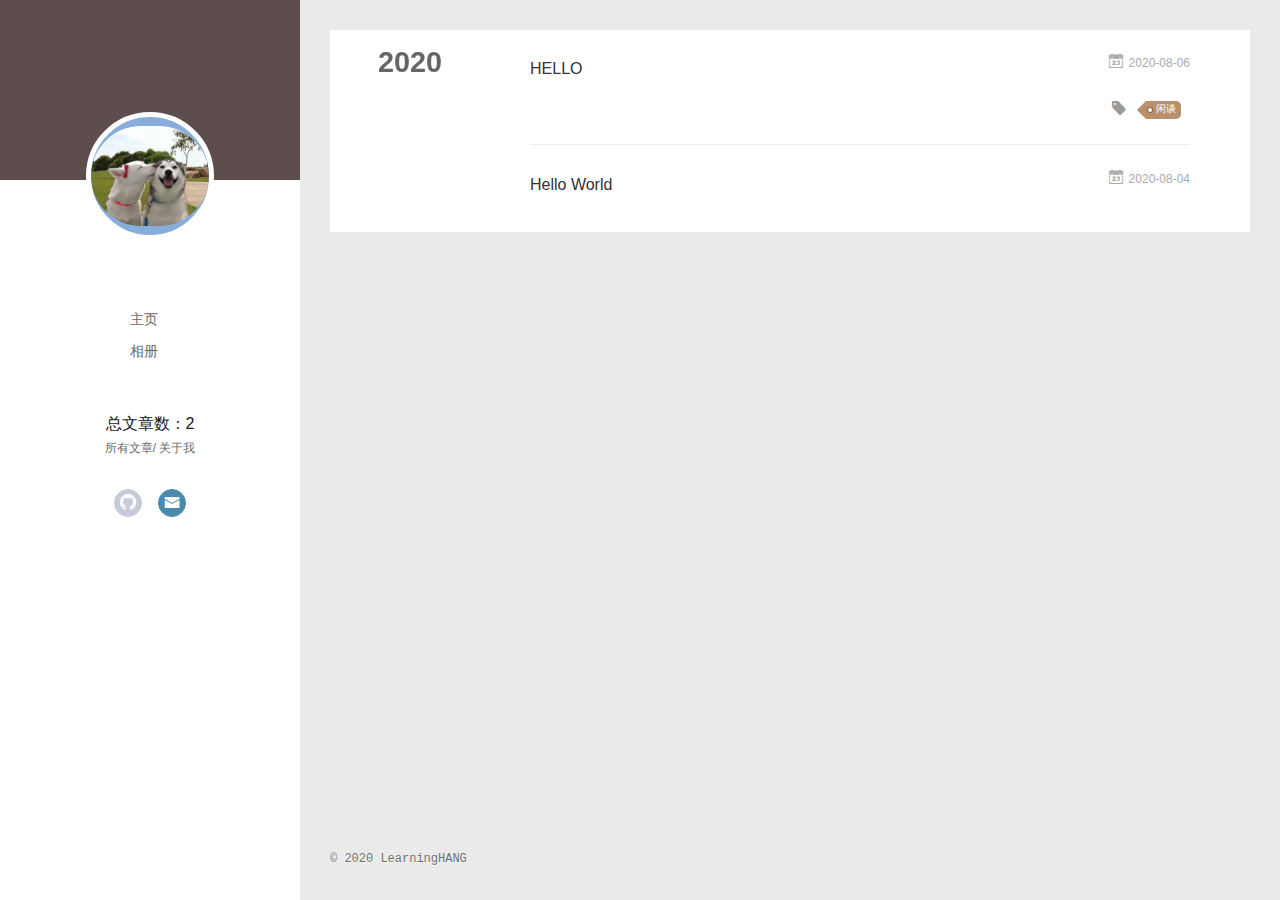
<file: archives/2020/08/index.html>
<!DOCTYPE html>
<html>
<head>
  <meta charset="utf-8">
  
  <meta name="renderer" content="webkit">
  <meta http-equiv="X-UA-Compatible" content="IE=edge" >
  <link rel="dns-prefetch" href="http://yoursite.com">
  <title>Archives: 2020/8 | LRH的博客</title>
  <meta name="viewport" content="width=device-width, initial-scale=1, maximum-scale=1">
  <meta name="description" content="HEBUTER">
<meta property="og:type" content="website">
<meta property="og:title" content="LRH的博客">
<meta property="og:url" content="http://yoursite.com/archives/2020/08/index.html">
<meta property="og:site_name" content="LRH的博客">
<meta property="og:description" content="HEBUTER">
<meta property="og:locale" content="en_US">
<meta property="article:author" content="LearningHANG">
<meta property="article:tag" content="小白程序员">
<meta name="twitter:card" content="summary">
  
    <link rel="alternative" href="/atom.xml" title="LRH的博客" type="application/atom+xml">
  
  
    <link rel="icon" href="/favicon.png">
  
  <link rel="stylesheet" type="text/css" href="/./main.0cf68a.css">
  <style type="text/css">
  
    #container.show {
      background: linear-gradient(#200,#500,#255);
    }
  </style>
  

  

<meta name="generator" content="Hexo 5.0.0"></head>

<body>
  <div id="container" q-class="show:isCtnShow">
    <canvas id="anm-canvas" class="anm-canvas"></canvas>
    <div class="left-col" q-class="show:isShow">
      
<div class="overlay" style="background: #5d4d4d"></div>
<div class="intrude-less">
	<header id="header" class="inner">
		<a href="/" class="profilepic">
			<img src="/assets/img/1.jpg" class="js-avatar">
		</a>
		<hgroup>
		  <h1 class="header-author"><a href="/"></a></h1>
		</hgroup>
		

		<nav class="header-menu">
			<ul>
			
				<li><a href="/">主页</a></li>
	        
				<li><a href="/photos">相册</a></li>
	        
			</ul>
		</nav>
		<nav>
			总文章数：2
		</nav>
		<nav class="header-smart-menu">
    		
    			
    			<a q-on="click: openSlider(e, 'innerArchive')" href="javascript:void(0)">所有文章</a>
    			
            
    			
            
    			
    			<a q-on="click: openSlider(e, 'aboutme')" href="javascript:void(0)">关于我</a>
    			
            
		</nav>
		<nav class="header-nav">
			<div class="social">
				
					<a class="github" target="_blank" href="https://github.com/LearningHANG" title="github"><i class="icon-github"></i></a>
		        
					<a class="mail" target="_blank" href="mailto:1315737456@qq.com" title="mail"><i class="icon-mail"></i></a>
		        
			</div>
		</nav>
	</header>		
</div>

    </div>
    <div class="mid-col" q-class="show:isShow,hide:isShow|isFalse">
      
<nav id="mobile-nav">
  	<div class="overlay js-overlay" style="background: #5d4d4d"></div>
	<div class="btnctn js-mobile-btnctn">
  		<div class="slider-trigger list" q-on="click: openSlider(e)"><i class="icon icon-sort"></i></div>
	</div>
	<div class="intrude-less">
		<header id="header" class="inner">
			<div class="profilepic">
				<img src="/assets/img/1.jpg" class="js-avatar">
			</div>
			<hgroup>
			  <h1 class="header-author js-header-author"></h1>
			</hgroup>
			
			
			
				
			
				
			
			
			
			<nav class="header-nav">
				<div class="social">
					
						<a class="github" target="_blank" href="https://github.com/LearningHANG" title="github"><i class="icon-github"></i></a>
			        
						<a class="mail" target="_blank" href="mailto:1315737456@qq.com" title="mail"><i class="icon-mail"></i></a>
			        
				</div>
			</nav>

			<nav class="header-menu js-header-menu">
				<ul style="width: 50%">
				
				
					<li style="width: 50%"><a href="/">主页</a></li>
		        
					<li style="width: 50%"><a href="/photos">相册</a></li>
		        
				</ul>
			</nav>
		</header>				
	</div>
	<div class="mobile-mask" style="display:none" q-show="isShow"></div>
</nav>

      <div id="wrapper" class="body-wrap">
        <div class="menu-l">
          <div class="canvas-wrap">
            <canvas data-colors="#eaeaea" data-sectionHeight="100" data-contentId="js-content" id="myCanvas1" class="anm-canvas"></canvas>
          </div>
          <div id="js-content" class="content-ll">
            
  
  
    
    
      
      
      <section class="archives-wrap">
        <div class="archive-year-wrap">
          <a href="/archives/2020" class="archive-year">2020</a>
        </div>
        <div class="archives">
    
    <article class="archive-article archive-type-post">
  <div class="archive-article-inner">
    <header class="archive-article-header">
      	<div class="article-meta">
	      	<a href="/2020/08/06/HELLO/" class="archive-article-date">
  	<time datetime="2020-08-06T01:00:28.000Z" itemprop="datePublished"><i class="icon-calendar icon"></i>2020-08-06</time>
</a>
        </div>
    	 
  
    <h1 itemprop="name">
      <a class="archive-article-title" href="/2020/08/06/HELLO/">HELLO</a>
    </h1>
  

        <div class="article-info info-on-right">
          
	<div class="article-tag tagcloud">
		<i class="icon-price-tags icon"></i>
		<ul class="article-tag-list">
			 
        		<li class="article-tag-list-item">
        			<a href="javascript:void(0)" class="js-tag article-tag-list-link color3">闲谈</a>
        		</li>
      		
		</ul>
	</div>

          

        </div>
        <div class="clearfix"></div>
    </header>
  </div>
</article>
  
    
    
    <article class="archive-article archive-type-post">
  <div class="archive-article-inner">
    <header class="archive-article-header">
      	<div class="article-meta">
	      	<a href="/2020/08/04/hello-world/" class="archive-article-date">
  	<time datetime="2020-08-04T08:42:36.505Z" itemprop="datePublished"><i class="icon-calendar icon"></i>2020-08-04</time>
</a>
        </div>
    	 
  
    <h1 itemprop="name">
      <a class="archive-article-title" href="/2020/08/04/hello-world/">Hello World</a>
    </h1>
  

        <div class="article-info info-on-right">
          
          

        </div>
        <div class="clearfix"></div>
    </header>
  </div>
</article>
  
  
    </div></section>
  

    


          </div>
        </div>
      </div>
      <footer id="footer">
  <div class="outer">
    <div id="footer-info">
    	<div class="footer-left">
    		&copy; 2020 LearningHANG
    	</div>
      	<div class="footer-right">
      	<!--	<a href="http://hexo.io/" target="_blank">Hexo</a>  Theme <a href="https://github.com/litten/hexo-theme-yilia" target="_blank">Yilia</a> by Litten
      	--></div>
    </div>
  </div>
</footer>
    </div>
    <script>
	var yiliaConfig = {
		mathjax: false,
		isHome: false,
		isPost: false,
		isArchive: true,
		isTag: false,
		isCategory: false,
		open_in_new: true,
		toc_hide_index: true,
		root: "/",
		innerArchive: true,
		showTags: false
	}
</script>

<script>!function(t){function n(e){if(r[e])return r[e].exports;var i=r[e]={exports:{},id:e,loaded:!1};return t[e].call(i.exports,i,i.exports,n),i.loaded=!0,i.exports}var r={};n.m=t,n.c=r,n.p="./",n(0)}([function(t,n,r){r(195),t.exports=r(191)},function(t,n,r){var e=r(3),i=r(52),o=r(27),u=r(28),c=r(53),f="prototype",a=function(t,n,r){var s,l,h,v,p=t&a.F,d=t&a.G,y=t&a.S,g=t&a.P,b=t&a.B,m=d?e:y?e[n]||(e[n]={}):(e[n]||{})[f],x=d?i:i[n]||(i[n]={}),w=x[f]||(x[f]={});d&&(r=n);for(s in r)l=!p&&m&&void 0!==m[s],h=(l?m:r)[s],v=b&&l?c(h,e):g&&"function"==typeof h?c(Function.call,h):h,m&&u(m,s,h,t&a.U),x[s]!=h&&o(x,s,v),g&&w[s]!=h&&(w[s]=h)};e.core=i,a.F=1,a.G=2,a.S=4,a.P=8,a.B=16,a.W=32,a.U=64,a.R=128,t.exports=a},function(t,n,r){var e=r(6);t.exports=function(t){if(!e(t))throw TypeError(t+" is not an object!");return t}},function(t,n){var r=t.exports="undefined"!=typeof window&&window.Math==Math?window:"undefined"!=typeof self&&self.Math==Math?self:Function("return this")();"number"==typeof __g&&(__g=r)},function(t,n){t.exports=function(t){try{return!!t()}catch(t){return!0}}},function(t,n){var r=t.exports="undefined"!=typeof window&&window.Math==Math?window:"undefined"!=typeof self&&self.Math==Math?self:Function("return this")();"number"==typeof __g&&(__g=r)},function(t,n){t.exports=function(t){return"object"==typeof t?null!==t:"function"==typeof t}},function(t,n,r){var e=r(126)("wks"),i=r(76),o=r(3).Symbol,u="function"==typeof o;(t.exports=function(t){return e[t]||(e[t]=u&&o[t]||(u?o:i)("Symbol."+t))}).store=e},function(t,n){var r={}.hasOwnProperty;t.exports=function(t,n){return r.call(t,n)}},function(t,n,r){var e=r(94),i=r(33);t.exports=function(t){return e(i(t))}},function(t,n,r){t.exports=!r(4)(function(){return 7!=Object.defineProperty({},"a",{get:function(){return 7}}).a})},function(t,n,r){var e=r(2),i=r(167),o=r(50),u=Object.defineProperty;n.f=r(10)?Object.defineProperty:function(t,n,r){if(e(t),n=o(n,!0),e(r),i)try{return u(t,n,r)}catch(t){}if("get"in r||"set"in r)throw TypeError("Accessors not supported!");return"value"in r&&(t[n]=r.value),t}},function(t,n,r){t.exports=!r(18)(function(){return 7!=Object.defineProperty({},"a",{get:function(){return 7}}).a})},function(t,n,r){var e=r(14),i=r(22);t.exports=r(12)?function(t,n,r){return e.f(t,n,i(1,r))}:function(t,n,r){return t[n]=r,t}},function(t,n,r){var e=r(20),i=r(58),o=r(42),u=Object.defineProperty;n.f=r(12)?Object.defineProperty:function(t,n,r){if(e(t),n=o(n,!0),e(r),i)try{return u(t,n,r)}catch(t){}if("get"in r||"set"in r)throw TypeError("Accessors not supported!");return"value"in r&&(t[n]=r.value),t}},function(t,n,r){var e=r(40)("wks"),i=r(23),o=r(5).Symbol,u="function"==typeof o;(t.exports=function(t){return e[t]||(e[t]=u&&o[t]||(u?o:i)("Symbol."+t))}).store=e},function(t,n,r){var e=r(67),i=Math.min;t.exports=function(t){return t>0?i(e(t),9007199254740991):0}},function(t,n,r){var e=r(46);t.exports=function(t){return Object(e(t))}},function(t,n){t.exports=function(t){try{return!!t()}catch(t){return!0}}},function(t,n,r){var e=r(63),i=r(34);t.exports=Object.keys||function(t){return e(t,i)}},function(t,n,r){var e=r(21);t.exports=function(t){if(!e(t))throw TypeError(t+" is not an object!");return t}},function(t,n){t.exports=function(t){return"object"==typeof t?null!==t:"function"==typeof t}},function(t,n){t.exports=function(t,n){return{enumerable:!(1&t),configurable:!(2&t),writable:!(4&t),value:n}}},function(t,n){var r=0,e=Math.random();t.exports=function(t){return"Symbol(".concat(void 0===t?"":t,")_",(++r+e).toString(36))}},function(t,n){var r={}.hasOwnProperty;t.exports=function(t,n){return r.call(t,n)}},function(t,n){var r=t.exports={version:"2.4.0"};"number"==typeof __e&&(__e=r)},function(t,n){t.exports=function(t){if("function"!=typeof t)throw TypeError(t+" is not a function!");return t}},function(t,n,r){var e=r(11),i=r(66);t.exports=r(10)?function(t,n,r){return e.f(t,n,i(1,r))}:function(t,n,r){return t[n]=r,t}},function(t,n,r){var e=r(3),i=r(27),o=r(24),u=r(76)("src"),c="toString",f=Function[c],a=(""+f).split(c);r(52).inspectSource=function(t){return f.call(t)},(t.exports=function(t,n,r,c){var f="function"==typeof r;f&&(o(r,"name")||i(r,"name",n)),t[n]!==r&&(f&&(o(r,u)||i(r,u,t[n]?""+t[n]:a.join(String(n)))),t===e?t[n]=r:c?t[n]?t[n]=r:i(t,n,r):(delete t[n],i(t,n,r)))})(Function.prototype,c,function(){return"function"==typeof this&&this[u]||f.call(this)})},function(t,n,r){var e=r(1),i=r(4),o=r(46),u=function(t,n,r,e){var i=String(o(t)),u="<"+n;return""!==r&&(u+=" "+r+'="'+String(e).replace(/"/g,"&quot;")+'"'),u+">"+i+"</"+n+">"};t.exports=function(t,n){var r={};r[t]=n(u),e(e.P+e.F*i(function(){var n=""[t]('"');return n!==n.toLowerCase()||n.split('"').length>3}),"String",r)}},function(t,n,r){var e=r(115),i=r(46);t.exports=function(t){return e(i(t))}},function(t,n,r){var e=r(116),i=r(66),o=r(30),u=r(50),c=r(24),f=r(167),a=Object.getOwnPropertyDescriptor;n.f=r(10)?a:function(t,n){if(t=o(t),n=u(n,!0),f)try{return a(t,n)}catch(t){}if(c(t,n))return i(!e.f.call(t,n),t[n])}},function(t,n,r){var e=r(24),i=r(17),o=r(145)("IE_PROTO"),u=Object.prototype;t.exports=Object.getPrototypeOf||function(t){return t=i(t),e(t,o)?t[o]:"function"==typeof t.constructor&&t instanceof t.constructor?t.constructor.prototype:t instanceof Object?u:null}},function(t,n){t.exports=function(t){if(void 0==t)throw TypeError("Can't call method on  "+t);return t}},function(t,n){t.exports="constructor,hasOwnProperty,isPrototypeOf,propertyIsEnumerable,toLocaleString,toString,valueOf".split(",")},function(t,n){t.exports={}},function(t,n){t.exports=!0},function(t,n){n.f={}.propertyIsEnumerable},function(t,n,r){var e=r(14).f,i=r(8),o=r(15)("toStringTag");t.exports=function(t,n,r){t&&!i(t=r?t:t.prototype,o)&&e(t,o,{configurable:!0,value:n})}},function(t,n,r){var e=r(40)("keys"),i=r(23);t.exports=function(t){return e[t]||(e[t]=i(t))}},function(t,n,r){var e=r(5),i="__core-js_shared__",o=e[i]||(e[i]={});t.exports=function(t){return o[t]||(o[t]={})}},function(t,n){var r=Math.ceil,e=Math.floor;t.exports=function(t){return isNaN(t=+t)?0:(t>0?e:r)(t)}},function(t,n,r){var e=r(21);t.exports=function(t,n){if(!e(t))return t;var r,i;if(n&&"function"==typeof(r=t.toString)&&!e(i=r.call(t)))return i;if("function"==typeof(r=t.valueOf)&&!e(i=r.call(t)))return i;if(!n&&"function"==typeof(r=t.toString)&&!e(i=r.call(t)))return i;throw TypeError("Can't convert object to primitive value")}},function(t,n,r){var e=r(5),i=r(25),o=r(36),u=r(44),c=r(14).f;t.exports=function(t){var n=i.Symbol||(i.Symbol=o?{}:e.Symbol||{});"_"==t.charAt(0)||t in n||c(n,t,{value:u.f(t)})}},function(t,n,r){n.f=r(15)},function(t,n){var r={}.toString;t.exports=function(t){return r.call(t).slice(8,-1)}},function(t,n){t.exports=function(t){if(void 0==t)throw TypeError("Can't call method on  "+t);return t}},function(t,n,r){var e=r(4);t.exports=function(t,n){return!!t&&e(function(){n?t.call(null,function(){},1):t.call(null)})}},function(t,n,r){var e=r(53),i=r(115),o=r(17),u=r(16),c=r(203);t.exports=function(t,n){var r=1==t,f=2==t,a=3==t,s=4==t,l=6==t,h=5==t||l,v=n||c;return function(n,c,p){for(var d,y,g=o(n),b=i(g),m=e(c,p,3),x=u(b.length),w=0,S=r?v(n,x):f?v(n,0):void 0;x>w;w++)if((h||w in b)&&(d=b[w],y=m(d,w,g),t))if(r)S[w]=y;else if(y)switch(t){case 3:return!0;case 5:return d;case 6:return w;case 2:S.push(d)}else if(s)return!1;return l?-1:a||s?s:S}}},function(t,n,r){var e=r(1),i=r(52),o=r(4);t.exports=function(t,n){var r=(i.Object||{})[t]||Object[t],u={};u[t]=n(r),e(e.S+e.F*o(function(){r(1)}),"Object",u)}},function(t,n,r){var e=r(6);t.exports=function(t,n){if(!e(t))return t;var r,i;if(n&&"function"==typeof(r=t.toString)&&!e(i=r.call(t)))return i;if("function"==typeof(r=t.valueOf)&&!e(i=r.call(t)))return i;if(!n&&"function"==typeof(r=t.toString)&&!e(i=r.call(t)))return i;throw TypeError("Can't convert object to primitive value")}},function(t,n,r){var e=r(5),i=r(25),o=r(91),u=r(13),c="prototype",f=function(t,n,r){var a,s,l,h=t&f.F,v=t&f.G,p=t&f.S,d=t&f.P,y=t&f.B,g=t&f.W,b=v?i:i[n]||(i[n]={}),m=b[c],x=v?e:p?e[n]:(e[n]||{})[c];v&&(r=n);for(a in r)(s=!h&&x&&void 0!==x[a])&&a in b||(l=s?x[a]:r[a],b[a]=v&&"function"!=typeof x[a]?r[a]:y&&s?o(l,e):g&&x[a]==l?function(t){var n=function(n,r,e){if(this instanceof t){switch(arguments.length){case 0:return new t;case 1:return new t(n);case 2:return new t(n,r)}return new t(n,r,e)}return t.apply(this,arguments)};return n[c]=t[c],n}(l):d&&"function"==typeof l?o(Function.call,l):l,d&&((b.virtual||(b.virtual={}))[a]=l,t&f.R&&m&&!m[a]&&u(m,a,l)))};f.F=1,f.G=2,f.S=4,f.P=8,f.B=16,f.W=32,f.U=64,f.R=128,t.exports=f},function(t,n){var r=t.exports={version:"2.4.0"};"number"==typeof __e&&(__e=r)},function(t,n,r){var e=r(26);t.exports=function(t,n,r){if(e(t),void 0===n)return t;switch(r){case 1:return function(r){return t.call(n,r)};case 2:return function(r,e){return t.call(n,r,e)};case 3:return function(r,e,i){return t.call(n,r,e,i)}}return function(){return t.apply(n,arguments)}}},function(t,n,r){var e=r(183),i=r(1),o=r(126)("metadata"),u=o.store||(o.store=new(r(186))),c=function(t,n,r){var i=u.get(t);if(!i){if(!r)return;u.set(t,i=new e)}var o=i.get(n);if(!o){if(!r)return;i.set(n,o=new e)}return o},f=function(t,n,r){var e=c(n,r,!1);return void 0!==e&&e.has(t)},a=function(t,n,r){var e=c(n,r,!1);return void 0===e?void 0:e.get(t)},s=function(t,n,r,e){c(r,e,!0).set(t,n)},l=function(t,n){var r=c(t,n,!1),e=[];return r&&r.forEach(function(t,n){e.push(n)}),e},h=function(t){return void 0===t||"symbol"==typeof t?t:String(t)},v=function(t){i(i.S,"Reflect",t)};t.exports={store:u,map:c,has:f,get:a,set:s,keys:l,key:h,exp:v}},function(t,n,r){"use strict";if(r(10)){var e=r(69),i=r(3),o=r(4),u=r(1),c=r(127),f=r(152),a=r(53),s=r(68),l=r(66),h=r(27),v=r(73),p=r(67),d=r(16),y=r(75),g=r(50),b=r(24),m=r(180),x=r(114),w=r(6),S=r(17),_=r(137),O=r(70),E=r(32),P=r(71).f,j=r(154),F=r(76),M=r(7),A=r(48),N=r(117),T=r(146),I=r(155),k=r(80),L=r(123),R=r(74),C=r(130),D=r(160),U=r(11),W=r(31),G=U.f,B=W.f,V=i.RangeError,z=i.TypeError,q=i.Uint8Array,K="ArrayBuffer",J="Shared"+K,Y="BYTES_PER_ELEMENT",H="prototype",$=Array[H],X=f.ArrayBuffer,Q=f.DataView,Z=A(0),tt=A(2),nt=A(3),rt=A(4),et=A(5),it=A(6),ot=N(!0),ut=N(!1),ct=I.values,ft=I.keys,at=I.entries,st=$.lastIndexOf,lt=$.reduce,ht=$.reduceRight,vt=$.join,pt=$.sort,dt=$.slice,yt=$.toString,gt=$.toLocaleString,bt=M("iterator"),mt=M("toStringTag"),xt=F("typed_constructor"),wt=F("def_constructor"),St=c.CONSTR,_t=c.TYPED,Ot=c.VIEW,Et="Wrong length!",Pt=A(1,function(t,n){return Tt(T(t,t[wt]),n)}),jt=o(function(){return 1===new q(new Uint16Array([1]).buffer)[0]}),Ft=!!q&&!!q[H].set&&o(function(){new q(1).set({})}),Mt=function(t,n){if(void 0===t)throw z(Et);var r=+t,e=d(t);if(n&&!m(r,e))throw V(Et);return e},At=function(t,n){var r=p(t);if(r<0||r%n)throw V("Wrong offset!");return r},Nt=function(t){if(w(t)&&_t in t)return t;throw z(t+" is not a typed array!")},Tt=function(t,n){if(!(w(t)&&xt in t))throw z("It is not a typed array constructor!");return new t(n)},It=function(t,n){return kt(T(t,t[wt]),n)},kt=function(t,n){for(var r=0,e=n.length,i=Tt(t,e);e>r;)i[r]=n[r++];return i},Lt=function(t,n,r){G(t,n,{get:function(){return this._d[r]}})},Rt=function(t){var n,r,e,i,o,u,c=S(t),f=arguments.length,s=f>1?arguments[1]:void 0,l=void 0!==s,h=j(c);if(void 0!=h&&!_(h)){for(u=h.call(c),e=[],n=0;!(o=u.next()).done;n++)e.push(o.value);c=e}for(l&&f>2&&(s=a(s,arguments[2],2)),n=0,r=d(c.length),i=Tt(this,r);r>n;n++)i[n]=l?s(c[n],n):c[n];return i},Ct=function(){for(var t=0,n=arguments.length,r=Tt(this,n);n>t;)r[t]=arguments[t++];return r},Dt=!!q&&o(function(){gt.call(new q(1))}),Ut=function(){return gt.apply(Dt?dt.call(Nt(this)):Nt(this),arguments)},Wt={copyWithin:function(t,n){return D.call(Nt(this),t,n,arguments.length>2?arguments[2]:void 0)},every:function(t){return rt(Nt(this),t,arguments.length>1?arguments[1]:void 0)},fill:function(t){return C.apply(Nt(this),arguments)},filter:function(t){return It(this,tt(Nt(this),t,arguments.length>1?arguments[1]:void 0))},find:function(t){return et(Nt(this),t,arguments.length>1?arguments[1]:void 0)},findIndex:function(t){return it(Nt(this),t,arguments.length>1?arguments[1]:void 0)},forEach:function(t){Z(Nt(this),t,arguments.length>1?arguments[1]:void 0)},indexOf:function(t){return ut(Nt(this),t,arguments.length>1?arguments[1]:void 0)},includes:function(t){return ot(Nt(this),t,arguments.length>1?arguments[1]:void 0)},join:function(t){return vt.apply(Nt(this),arguments)},lastIndexOf:function(t){return st.apply(Nt(this),arguments)},map:function(t){return Pt(Nt(this),t,arguments.length>1?arguments[1]:void 0)},reduce:function(t){return lt.apply(Nt(this),arguments)},reduceRight:function(t){return ht.apply(Nt(this),arguments)},reverse:function(){for(var t,n=this,r=Nt(n).length,e=Math.floor(r/2),i=0;i<e;)t=n[i],n[i++]=n[--r],n[r]=t;return n},some:function(t){return nt(Nt(this),t,arguments.length>1?arguments[1]:void 0)},sort:function(t){return pt.call(Nt(this),t)},subarray:function(t,n){var r=Nt(this),e=r.length,i=y(t,e);return new(T(r,r[wt]))(r.buffer,r.byteOffset+i*r.BYTES_PER_ELEMENT,d((void 0===n?e:y(n,e))-i))}},Gt=function(t,n){return It(this,dt.call(Nt(this),t,n))},Bt=function(t){Nt(this);var n=At(arguments[1],1),r=this.length,e=S(t),i=d(e.length),o=0;if(i+n>r)throw V(Et);for(;o<i;)this[n+o]=e[o++]},Vt={entries:function(){return at.call(Nt(this))},keys:function(){return ft.call(Nt(this))},values:function(){return ct.call(Nt(this))}},zt=function(t,n){return w(t)&&t[_t]&&"symbol"!=typeof n&&n in t&&String(+n)==String(n)},qt=function(t,n){return zt(t,n=g(n,!0))?l(2,t[n]):B(t,n)},Kt=function(t,n,r){return!(zt(t,n=g(n,!0))&&w(r)&&b(r,"value"))||b(r,"get")||b(r,"set")||r.configurable||b(r,"writable")&&!r.writable||b(r,"enumerable")&&!r.enumerable?G(t,n,r):(t[n]=r.value,t)};St||(W.f=qt,U.f=Kt),u(u.S+u.F*!St,"Object",{getOwnPropertyDescriptor:qt,defineProperty:Kt}),o(function(){yt.call({})})&&(yt=gt=function(){return vt.call(this)});var Jt=v({},Wt);v(Jt,Vt),h(Jt,bt,Vt.values),v(Jt,{slice:Gt,set:Bt,constructor:function(){},toString:yt,toLocaleString:Ut}),Lt(Jt,"buffer","b"),Lt(Jt,"byteOffset","o"),Lt(Jt,"byteLength","l"),Lt(Jt,"length","e"),G(Jt,mt,{get:function(){return this[_t]}}),t.exports=function(t,n,r,f){f=!!f;var a=t+(f?"Clamped":"")+"Array",l="Uint8Array"!=a,v="get"+t,p="set"+t,y=i[a],g=y||{},b=y&&E(y),m=!y||!c.ABV,S={},_=y&&y[H],j=function(t,r){var e=t._d;return e.v[v](r*n+e.o,jt)},F=function(t,r,e){var i=t._d;f&&(e=(e=Math.round(e))<0?0:e>255?255:255&e),i.v[p](r*n+i.o,e,jt)},M=function(t,n){G(t,n,{get:function(){return j(this,n)},set:function(t){return F(this,n,t)},enumerable:!0})};m?(y=r(function(t,r,e,i){s(t,y,a,"_d");var o,u,c,f,l=0,v=0;if(w(r)){if(!(r instanceof X||(f=x(r))==K||f==J))return _t in r?kt(y,r):Rt.call(y,r);o=r,v=At(e,n);var p=r.byteLength;if(void 0===i){if(p%n)throw V(Et);if((u=p-v)<0)throw V(Et)}else if((u=d(i)*n)+v>p)throw V(Et);c=u/n}else c=Mt(r,!0),u=c*n,o=new X(u);for(h(t,"_d",{b:o,o:v,l:u,e:c,v:new Q(o)});l<c;)M(t,l++)}),_=y[H]=O(Jt),h(_,"constructor",y)):L(function(t){new y(null),new y(t)},!0)||(y=r(function(t,r,e,i){s(t,y,a);var o;return w(r)?r instanceof X||(o=x(r))==K||o==J?void 0!==i?new g(r,At(e,n),i):void 0!==e?new g(r,At(e,n)):new g(r):_t in r?kt(y,r):Rt.call(y,r):new g(Mt(r,l))}),Z(b!==Function.prototype?P(g).concat(P(b)):P(g),function(t){t in y||h(y,t,g[t])}),y[H]=_,e||(_.constructor=y));var A=_[bt],N=!!A&&("values"==A.name||void 0==A.name),T=Vt.values;h(y,xt,!0),h(_,_t,a),h(_,Ot,!0),h(_,wt,y),(f?new y(1)[mt]==a:mt in _)||G(_,mt,{get:function(){return a}}),S[a]=y,u(u.G+u.W+u.F*(y!=g),S),u(u.S,a,{BYTES_PER_ELEMENT:n,from:Rt,of:Ct}),Y in _||h(_,Y,n),u(u.P,a,Wt),R(a),u(u.P+u.F*Ft,a,{set:Bt}),u(u.P+u.F*!N,a,Vt),u(u.P+u.F*(_.toString!=yt),a,{toString:yt}),u(u.P+u.F*o(function(){new y(1).slice()}),a,{slice:Gt}),u(u.P+u.F*(o(function(){return[1,2].toLocaleString()!=new y([1,2]).toLocaleString()})||!o(function(){_.toLocaleString.call([1,2])})),a,{toLocaleString:Ut}),k[a]=N?A:T,e||N||h(_,bt,T)}}else t.exports=function(){}},function(t,n){var r={}.toString;t.exports=function(t){return r.call(t).slice(8,-1)}},function(t,n,r){var e=r(21),i=r(5).document,o=e(i)&&e(i.createElement);t.exports=function(t){return o?i.createElement(t):{}}},function(t,n,r){t.exports=!r(12)&&!r(18)(function(){return 7!=Object.defineProperty(r(57)("div"),"a",{get:function(){return 7}}).a})},function(t,n,r){"use strict";var e=r(36),i=r(51),o=r(64),u=r(13),c=r(8),f=r(35),a=r(96),s=r(38),l=r(103),h=r(15)("iterator"),v=!([].keys&&"next"in[].keys()),p="keys",d="values",y=function(){return this};t.exports=function(t,n,r,g,b,m,x){a(r,n,g);var w,S,_,O=function(t){if(!v&&t in F)return F[t];switch(t){case p:case d:return function(){return new r(this,t)}}return function(){return new r(this,t)}},E=n+" Iterator",P=b==d,j=!1,F=t.prototype,M=F[h]||F["@@iterator"]||b&&F[b],A=M||O(b),N=b?P?O("entries"):A:void 0,T="Array"==n?F.entries||M:M;if(T&&(_=l(T.call(new t)))!==Object.prototype&&(s(_,E,!0),e||c(_,h)||u(_,h,y)),P&&M&&M.name!==d&&(j=!0,A=function(){return M.call(this)}),e&&!x||!v&&!j&&F[h]||u(F,h,A),f[n]=A,f[E]=y,b)if(w={values:P?A:O(d),keys:m?A:O(p),entries:N},x)for(S in w)S in F||o(F,S,w[S]);else i(i.P+i.F*(v||j),n,w);return w}},function(t,n,r){var e=r(20),i=r(100),o=r(34),u=r(39)("IE_PROTO"),c=function(){},f="prototype",a=function(){var t,n=r(57)("iframe"),e=o.length;for(n.style.display="none",r(93).appendChild(n),n.src="javascript:",t=n.contentWindow.document,t.open(),t.write("<script>document.F=Object<\/script>"),t.close(),a=t.F;e--;)delete a[f][o[e]];return a()};t.exports=Object.create||function(t,n){var r;return null!==t?(c[f]=e(t),r=new c,c[f]=null,r[u]=t):r=a(),void 0===n?r:i(r,n)}},function(t,n,r){var e=r(63),i=r(34).concat("length","prototype");n.f=Object.getOwnPropertyNames||function(t){return e(t,i)}},function(t,n){n.f=Object.getOwnPropertySymbols},function(t,n,r){var e=r(8),i=r(9),o=r(90)(!1),u=r(39)("IE_PROTO");t.exports=function(t,n){var r,c=i(t),f=0,a=[];for(r in c)r!=u&&e(c,r)&&a.push(r);for(;n.length>f;)e(c,r=n[f++])&&(~o(a,r)||a.push(r));return a}},function(t,n,r){t.exports=r(13)},function(t,n,r){var e=r(76)("meta"),i=r(6),o=r(24),u=r(11).f,c=0,f=Object.isExtensible||function(){return!0},a=!r(4)(function(){return f(Object.preventExtensions({}))}),s=function(t){u(t,e,{value:{i:"O"+ ++c,w:{}}})},l=function(t,n){if(!i(t))return"symbol"==typeof t?t:("string"==typeof t?"S":"P")+t;if(!o(t,e)){if(!f(t))return"F";if(!n)return"E";s(t)}return t[e].i},h=function(t,n){if(!o(t,e)){if(!f(t))return!0;if(!n)return!1;s(t)}return t[e].w},v=function(t){return a&&p.NEED&&f(t)&&!o(t,e)&&s(t),t},p=t.exports={KEY:e,NEED:!1,fastKey:l,getWeak:h,onFreeze:v}},function(t,n){t.exports=function(t,n){return{enumerable:!(1&t),configurable:!(2&t),writable:!(4&t),value:n}}},function(t,n){var r=Math.ceil,e=Math.floor;t.exports=function(t){return isNaN(t=+t)?0:(t>0?e:r)(t)}},function(t,n){t.exports=function(t,n,r,e){if(!(t instanceof n)||void 0!==e&&e in t)throw TypeError(r+": incorrect invocation!");return t}},function(t,n){t.exports=!1},function(t,n,r){var e=r(2),i=r(173),o=r(133),u=r(145)("IE_PROTO"),c=function(){},f="prototype",a=function(){var t,n=r(132)("iframe"),e=o.length;for(n.style.display="none",r(135).appendChild(n),n.src="javascript:",t=n.contentWindow.document,t.open(),t.write("<script>document.F=Object<\/script>"),t.close(),a=t.F;e--;)delete a[f][o[e]];return a()};t.exports=Object.create||function(t,n){var r;return null!==t?(c[f]=e(t),r=new c,c[f]=null,r[u]=t):r=a(),void 0===n?r:i(r,n)}},function(t,n,r){var e=r(175),i=r(133).concat("length","prototype");n.f=Object.getOwnPropertyNames||function(t){return e(t,i)}},function(t,n,r){var e=r(175),i=r(133);t.exports=Object.keys||function(t){return e(t,i)}},function(t,n,r){var e=r(28);t.exports=function(t,n,r){for(var i in n)e(t,i,n[i],r);return t}},function(t,n,r){"use strict";var e=r(3),i=r(11),o=r(10),u=r(7)("species");t.exports=function(t){var n=e[t];o&&n&&!n[u]&&i.f(n,u,{configurable:!0,get:function(){return this}})}},function(t,n,r){var e=r(67),i=Math.max,o=Math.min;t.exports=function(t,n){return t=e(t),t<0?i(t+n,0):o(t,n)}},function(t,n){var r=0,e=Math.random();t.exports=function(t){return"Symbol(".concat(void 0===t?"":t,")_",(++r+e).toString(36))}},function(t,n,r){var e=r(33);t.exports=function(t){return Object(e(t))}},function(t,n,r){var e=r(7)("unscopables"),i=Array.prototype;void 0==i[e]&&r(27)(i,e,{}),t.exports=function(t){i[e][t]=!0}},function(t,n,r){var e=r(53),i=r(169),o=r(137),u=r(2),c=r(16),f=r(154),a={},s={},n=t.exports=function(t,n,r,l,h){var v,p,d,y,g=h?function(){return t}:f(t),b=e(r,l,n?2:1),m=0;if("function"!=typeof g)throw TypeError(t+" is not iterable!");if(o(g)){for(v=c(t.length);v>m;m++)if((y=n?b(u(p=t[m])[0],p[1]):b(t[m]))===a||y===s)return y}else for(d=g.call(t);!(p=d.next()).done;)if((y=i(d,b,p.value,n))===a||y===s)return y};n.BREAK=a,n.RETURN=s},function(t,n){t.exports={}},function(t,n,r){var e=r(11).f,i=r(24),o=r(7)("toStringTag");t.exports=function(t,n,r){t&&!i(t=r?t:t.prototype,o)&&e(t,o,{configurable:!0,value:n})}},function(t,n,r){var e=r(1),i=r(46),o=r(4),u=r(150),c="["+u+"]",f="​",a=RegExp("^"+c+c+"*"),s=RegExp(c+c+"*$"),l=function(t,n,r){var i={},c=o(function(){return!!u[t]()||f[t]()!=f}),a=i[t]=c?n(h):u[t];r&&(i[r]=a),e(e.P+e.F*c,"String",i)},h=l.trim=function(t,n){return t=String(i(t)),1&n&&(t=t.replace(a,"")),2&n&&(t=t.replace(s,"")),t};t.exports=l},function(t,n,r){t.exports={default:r(86),__esModule:!0}},function(t,n,r){t.exports={default:r(87),__esModule:!0}},function(t,n,r){"use strict";function e(t){return t&&t.__esModule?t:{default:t}}n.__esModule=!0;var i=r(84),o=e(i),u=r(83),c=e(u),f="function"==typeof c.default&&"symbol"==typeof o.default?function(t){return typeof t}:function(t){return t&&"function"==typeof c.default&&t.constructor===c.default&&t!==c.default.prototype?"symbol":typeof t};n.default="function"==typeof c.default&&"symbol"===f(o.default)?function(t){return void 0===t?"undefined":f(t)}:function(t){return t&&"function"==typeof c.default&&t.constructor===c.default&&t!==c.default.prototype?"symbol":void 0===t?"undefined":f(t)}},function(t,n,r){r(110),r(108),r(111),r(112),t.exports=r(25).Symbol},function(t,n,r){r(109),r(113),t.exports=r(44).f("iterator")},function(t,n){t.exports=function(t){if("function"!=typeof t)throw TypeError(t+" is not a function!");return t}},function(t,n){t.exports=function(){}},function(t,n,r){var e=r(9),i=r(106),o=r(105);t.exports=function(t){return function(n,r,u){var c,f=e(n),a=i(f.length),s=o(u,a);if(t&&r!=r){for(;a>s;)if((c=f[s++])!=c)return!0}else for(;a>s;s++)if((t||s in f)&&f[s]===r)return t||s||0;return!t&&-1}}},function(t,n,r){var e=r(88);t.exports=function(t,n,r){if(e(t),void 0===n)return t;switch(r){case 1:return function(r){return t.call(n,r)};case 2:return function(r,e){return t.call(n,r,e)};case 3:return function(r,e,i){return t.call(n,r,e,i)}}return function(){return t.apply(n,arguments)}}},function(t,n,r){var e=r(19),i=r(62),o=r(37);t.exports=function(t){var n=e(t),r=i.f;if(r)for(var u,c=r(t),f=o.f,a=0;c.length>a;)f.call(t,u=c[a++])&&n.push(u);return n}},function(t,n,r){t.exports=r(5).document&&document.documentElement},function(t,n,r){var e=r(56);t.exports=Object("z").propertyIsEnumerable(0)?Object:function(t){return"String"==e(t)?t.split(""):Object(t)}},function(t,n,r){var e=r(56);t.exports=Array.isArray||function(t){return"Array"==e(t)}},function(t,n,r){"use strict";var e=r(60),i=r(22),o=r(38),u={};r(13)(u,r(15)("iterator"),function(){return this}),t.exports=function(t,n,r){t.prototype=e(u,{next:i(1,r)}),o(t,n+" Iterator")}},function(t,n){t.exports=function(t,n){return{value:n,done:!!t}}},function(t,n,r){var e=r(19),i=r(9);t.exports=function(t,n){for(var r,o=i(t),u=e(o),c=u.length,f=0;c>f;)if(o[r=u[f++]]===n)return r}},function(t,n,r){var e=r(23)("meta"),i=r(21),o=r(8),u=r(14).f,c=0,f=Object.isExtensible||function(){return!0},a=!r(18)(function(){return f(Object.preventExtensions({}))}),s=function(t){u(t,e,{value:{i:"O"+ ++c,w:{}}})},l=function(t,n){if(!i(t))return"symbol"==typeof t?t:("string"==typeof t?"S":"P")+t;if(!o(t,e)){if(!f(t))return"F";if(!n)return"E";s(t)}return t[e].i},h=function(t,n){if(!o(t,e)){if(!f(t))return!0;if(!n)return!1;s(t)}return t[e].w},v=function(t){return a&&p.NEED&&f(t)&&!o(t,e)&&s(t),t},p=t.exports={KEY:e,NEED:!1,fastKey:l,getWeak:h,onFreeze:v}},function(t,n,r){var e=r(14),i=r(20),o=r(19);t.exports=r(12)?Object.defineProperties:function(t,n){i(t);for(var r,u=o(n),c=u.length,f=0;c>f;)e.f(t,r=u[f++],n[r]);return t}},function(t,n,r){var e=r(37),i=r(22),o=r(9),u=r(42),c=r(8),f=r(58),a=Object.getOwnPropertyDescriptor;n.f=r(12)?a:function(t,n){if(t=o(t),n=u(n,!0),f)try{return a(t,n)}catch(t){}if(c(t,n))return i(!e.f.call(t,n),t[n])}},function(t,n,r){var e=r(9),i=r(61).f,o={}.toString,u="object"==typeof window&&window&&Object.getOwnPropertyNames?Object.getOwnPropertyNames(window):[],c=function(t){try{return i(t)}catch(t){return u.slice()}};t.exports.f=function(t){return u&&"[object Window]"==o.call(t)?c(t):i(e(t))}},function(t,n,r){var e=r(8),i=r(77),o=r(39)("IE_PROTO"),u=Object.prototype;t.exports=Object.getPrototypeOf||function(t){return t=i(t),e(t,o)?t[o]:"function"==typeof t.constructor&&t instanceof t.constructor?t.constructor.prototype:t instanceof Object?u:null}},function(t,n,r){var e=r(41),i=r(33);t.exports=function(t){return function(n,r){var o,u,c=String(i(n)),f=e(r),a=c.length;return f<0||f>=a?t?"":void 0:(o=c.charCodeAt(f),o<55296||o>56319||f+1===a||(u=c.charCodeAt(f+1))<56320||u>57343?t?c.charAt(f):o:t?c.slice(f,f+2):u-56320+(o-55296<<10)+65536)}}},function(t,n,r){var e=r(41),i=Math.max,o=Math.min;t.exports=function(t,n){return t=e(t),t<0?i(t+n,0):o(t,n)}},function(t,n,r){var e=r(41),i=Math.min;t.exports=function(t){return t>0?i(e(t),9007199254740991):0}},function(t,n,r){"use strict";var e=r(89),i=r(97),o=r(35),u=r(9);t.exports=r(59)(Array,"Array",function(t,n){this._t=u(t),this._i=0,this._k=n},function(){var t=this._t,n=this._k,r=this._i++;return!t||r>=t.length?(this._t=void 0,i(1)):"keys"==n?i(0,r):"values"==n?i(0,t[r]):i(0,[r,t[r]])},"values"),o.Arguments=o.Array,e("keys"),e("values"),e("entries")},function(t,n){},function(t,n,r){"use strict";var e=r(104)(!0);r(59)(String,"String",function(t){this._t=String(t),this._i=0},function(){var t,n=this._t,r=this._i;return r>=n.length?{value:void 0,done:!0}:(t=e(n,r),this._i+=t.length,{value:t,done:!1})})},function(t,n,r){"use strict";var e=r(5),i=r(8),o=r(12),u=r(51),c=r(64),f=r(99).KEY,a=r(18),s=r(40),l=r(38),h=r(23),v=r(15),p=r(44),d=r(43),y=r(98),g=r(92),b=r(95),m=r(20),x=r(9),w=r(42),S=r(22),_=r(60),O=r(102),E=r(101),P=r(14),j=r(19),F=E.f,M=P.f,A=O.f,N=e.Symbol,T=e.JSON,I=T&&T.stringify,k="prototype",L=v("_hidden"),R=v("toPrimitive"),C={}.propertyIsEnumerable,D=s("symbol-registry"),U=s("symbols"),W=s("op-symbols"),G=Object[k],B="function"==typeof N,V=e.QObject,z=!V||!V[k]||!V[k].findChild,q=o&&a(function(){return 7!=_(M({},"a",{get:function(){return M(this,"a",{value:7}).a}})).a})?function(t,n,r){var e=F(G,n);e&&delete G[n],M(t,n,r),e&&t!==G&&M(G,n,e)}:M,K=function(t){var n=U[t]=_(N[k]);return n._k=t,n},J=B&&"symbol"==typeof N.iterator?function(t){return"symbol"==typeof t}:function(t){return t instanceof N},Y=function(t,n,r){return t===G&&Y(W,n,r),m(t),n=w(n,!0),m(r),i(U,n)?(r.enumerable?(i(t,L)&&t[L][n]&&(t[L][n]=!1),r=_(r,{enumerable:S(0,!1)})):(i(t,L)||M(t,L,S(1,{})),t[L][n]=!0),q(t,n,r)):M(t,n,r)},H=function(t,n){m(t);for(var r,e=g(n=x(n)),i=0,o=e.length;o>i;)Y(t,r=e[i++],n[r]);return t},$=function(t,n){return void 0===n?_(t):H(_(t),n)},X=function(t){var n=C.call(this,t=w(t,!0));return!(this===G&&i(U,t)&&!i(W,t))&&(!(n||!i(this,t)||!i(U,t)||i(this,L)&&this[L][t])||n)},Q=function(t,n){if(t=x(t),n=w(n,!0),t!==G||!i(U,n)||i(W,n)){var r=F(t,n);return!r||!i(U,n)||i(t,L)&&t[L][n]||(r.enumerable=!0),r}},Z=function(t){for(var n,r=A(x(t)),e=[],o=0;r.length>o;)i(U,n=r[o++])||n==L||n==f||e.push(n);return e},tt=function(t){for(var n,r=t===G,e=A(r?W:x(t)),o=[],u=0;e.length>u;)!i(U,n=e[u++])||r&&!i(G,n)||o.push(U[n]);return o};B||(N=function(){if(this instanceof N)throw TypeError("Symbol is not a constructor!");var t=h(arguments.length>0?arguments[0]:void 0),n=function(r){this===G&&n.call(W,r),i(this,L)&&i(this[L],t)&&(this[L][t]=!1),q(this,t,S(1,r))};return o&&z&&q(G,t,{configurable:!0,set:n}),K(t)},c(N[k],"toString",function(){return this._k}),E.f=Q,P.f=Y,r(61).f=O.f=Z,r(37).f=X,r(62).f=tt,o&&!r(36)&&c(G,"propertyIsEnumerable",X,!0),p.f=function(t){return K(v(t))}),u(u.G+u.W+u.F*!B,{Symbol:N});for(var nt="hasInstance,isConcatSpreadable,iterator,match,replace,search,species,split,toPrimitive,toStringTag,unscopables".split(","),rt=0;nt.length>rt;)v(nt[rt++]);for(var nt=j(v.store),rt=0;nt.length>rt;)d(nt[rt++]);u(u.S+u.F*!B,"Symbol",{for:function(t){return i(D,t+="")?D[t]:D[t]=N(t)},keyFor:function(t){if(J(t))return y(D,t);throw TypeError(t+" is not a symbol!")},useSetter:function(){z=!0},useSimple:function(){z=!1}}),u(u.S+u.F*!B,"Object",{create:$,defineProperty:Y,defineProperties:H,getOwnPropertyDescriptor:Q,getOwnPropertyNames:Z,getOwnPropertySymbols:tt}),T&&u(u.S+u.F*(!B||a(function(){var t=N();return"[null]"!=I([t])||"{}"!=I({a:t})||"{}"!=I(Object(t))})),"JSON",{stringify:function(t){if(void 0!==t&&!J(t)){for(var n,r,e=[t],i=1;arguments.length>i;)e.push(arguments[i++]);return n=e[1],"function"==typeof n&&(r=n),!r&&b(n)||(n=function(t,n){if(r&&(n=r.call(this,t,n)),!J(n))return n}),e[1]=n,I.apply(T,e)}}}),N[k][R]||r(13)(N[k],R,N[k].valueOf),l(N,"Symbol"),l(Math,"Math",!0),l(e.JSON,"JSON",!0)},function(t,n,r){r(43)("asyncIterator")},function(t,n,r){r(43)("observable")},function(t,n,r){r(107);for(var e=r(5),i=r(13),o=r(35),u=r(15)("toStringTag"),c=["NodeList","DOMTokenList","MediaList","StyleSheetList","CSSRuleList"],f=0;f<5;f++){var a=c[f],s=e[a],l=s&&s.prototype;l&&!l[u]&&i(l,u,a),o[a]=o.Array}},function(t,n,r){var e=r(45),i=r(7)("toStringTag"),o="Arguments"==e(function(){return arguments}()),u=function(t,n){try{return t[n]}catch(t){}};t.exports=function(t){var n,r,c;return void 0===t?"Undefined":null===t?"Null":"string"==typeof(r=u(n=Object(t),i))?r:o?e(n):"Object"==(c=e(n))&&"function"==typeof n.callee?"Arguments":c}},function(t,n,r){var e=r(45);t.exports=Object("z").propertyIsEnumerable(0)?Object:function(t){return"String"==e(t)?t.split(""):Object(t)}},function(t,n){n.f={}.propertyIsEnumerable},function(t,n,r){var e=r(30),i=r(16),o=r(75);t.exports=function(t){return function(n,r,u){var c,f=e(n),a=i(f.length),s=o(u,a);if(t&&r!=r){for(;a>s;)if((c=f[s++])!=c)return!0}else for(;a>s;s++)if((t||s in f)&&f[s]===r)return t||s||0;return!t&&-1}}},function(t,n,r){"use strict";var e=r(3),i=r(1),o=r(28),u=r(73),c=r(65),f=r(79),a=r(68),s=r(6),l=r(4),h=r(123),v=r(81),p=r(136);t.exports=function(t,n,r,d,y,g){var b=e[t],m=b,x=y?"set":"add",w=m&&m.prototype,S={},_=function(t){var n=w[t];o(w,t,"delete"==t?function(t){return!(g&&!s(t))&&n.call(this,0===t?0:t)}:"has"==t?function(t){return!(g&&!s(t))&&n.call(this,0===t?0:t)}:"get"==t?function(t){return g&&!s(t)?void 0:n.call(this,0===t?0:t)}:"add"==t?function(t){return n.call(this,0===t?0:t),this}:function(t,r){return n.call(this,0===t?0:t,r),this})};if("function"==typeof m&&(g||w.forEach&&!l(function(){(new m).entries().next()}))){var O=new m,E=O[x](g?{}:-0,1)!=O,P=l(function(){O.has(1)}),j=h(function(t){new m(t)}),F=!g&&l(function(){for(var t=new m,n=5;n--;)t[x](n,n);return!t.has(-0)});j||(m=n(function(n,r){a(n,m,t);var e=p(new b,n,m);return void 0!=r&&f(r,y,e[x],e),e}),m.prototype=w,w.constructor=m),(P||F)&&(_("delete"),_("has"),y&&_("get")),(F||E)&&_(x),g&&w.clear&&delete w.clear}else m=d.getConstructor(n,t,y,x),u(m.prototype,r),c.NEED=!0;return v(m,t),S[t]=m,i(i.G+i.W+i.F*(m!=b),S),g||d.setStrong(m,t,y),m}},function(t,n,r){"use strict";var e=r(27),i=r(28),o=r(4),u=r(46),c=r(7);t.exports=function(t,n,r){var f=c(t),a=r(u,f,""[t]),s=a[0],l=a[1];o(function(){var n={};return n[f]=function(){return 7},7!=""[t](n)})&&(i(String.prototype,t,s),e(RegExp.prototype,f,2==n?function(t,n){return l.call(t,this,n)}:function(t){return l.call(t,this)}))}
},function(t,n,r){"use strict";var e=r(2);t.exports=function(){var t=e(this),n="";return t.global&&(n+="g"),t.ignoreCase&&(n+="i"),t.multiline&&(n+="m"),t.unicode&&(n+="u"),t.sticky&&(n+="y"),n}},function(t,n){t.exports=function(t,n,r){var e=void 0===r;switch(n.length){case 0:return e?t():t.call(r);case 1:return e?t(n[0]):t.call(r,n[0]);case 2:return e?t(n[0],n[1]):t.call(r,n[0],n[1]);case 3:return e?t(n[0],n[1],n[2]):t.call(r,n[0],n[1],n[2]);case 4:return e?t(n[0],n[1],n[2],n[3]):t.call(r,n[0],n[1],n[2],n[3])}return t.apply(r,n)}},function(t,n,r){var e=r(6),i=r(45),o=r(7)("match");t.exports=function(t){var n;return e(t)&&(void 0!==(n=t[o])?!!n:"RegExp"==i(t))}},function(t,n,r){var e=r(7)("iterator"),i=!1;try{var o=[7][e]();o.return=function(){i=!0},Array.from(o,function(){throw 2})}catch(t){}t.exports=function(t,n){if(!n&&!i)return!1;var r=!1;try{var o=[7],u=o[e]();u.next=function(){return{done:r=!0}},o[e]=function(){return u},t(o)}catch(t){}return r}},function(t,n,r){t.exports=r(69)||!r(4)(function(){var t=Math.random();__defineSetter__.call(null,t,function(){}),delete r(3)[t]})},function(t,n){n.f=Object.getOwnPropertySymbols},function(t,n,r){var e=r(3),i="__core-js_shared__",o=e[i]||(e[i]={});t.exports=function(t){return o[t]||(o[t]={})}},function(t,n,r){for(var e,i=r(3),o=r(27),u=r(76),c=u("typed_array"),f=u("view"),a=!(!i.ArrayBuffer||!i.DataView),s=a,l=0,h="Int8Array,Uint8Array,Uint8ClampedArray,Int16Array,Uint16Array,Int32Array,Uint32Array,Float32Array,Float64Array".split(",");l<9;)(e=i[h[l++]])?(o(e.prototype,c,!0),o(e.prototype,f,!0)):s=!1;t.exports={ABV:a,CONSTR:s,TYPED:c,VIEW:f}},function(t,n){"use strict";var r={versions:function(){var t=window.navigator.userAgent;return{trident:t.indexOf("Trident")>-1,presto:t.indexOf("Presto")>-1,webKit:t.indexOf("AppleWebKit")>-1,gecko:t.indexOf("Gecko")>-1&&-1==t.indexOf("KHTML"),mobile:!!t.match(/AppleWebKit.*Mobile.*/),ios:!!t.match(/\(i[^;]+;( U;)? CPU.+Mac OS X/),android:t.indexOf("Android")>-1||t.indexOf("Linux")>-1,iPhone:t.indexOf("iPhone")>-1||t.indexOf("Mac")>-1,iPad:t.indexOf("iPad")>-1,webApp:-1==t.indexOf("Safari"),weixin:-1==t.indexOf("MicroMessenger")}}()};t.exports=r},function(t,n,r){"use strict";var e=r(85),i=function(t){return t&&t.__esModule?t:{default:t}}(e),o=function(){function t(t,n,e){return n||e?String.fromCharCode(n||e):r[t]||t}function n(t){return e[t]}var r={"&quot;":'"',"&lt;":"<","&gt;":">","&amp;":"&","&nbsp;":" "},e={};for(var u in r)e[r[u]]=u;return r["&apos;"]="'",e["'"]="&#39;",{encode:function(t){return t?(""+t).replace(/['<> "&]/g,n).replace(/\r?\n/g,"<br/>").replace(/\s/g,"&nbsp;"):""},decode:function(n){return n?(""+n).replace(/<br\s*\/?>/gi,"\n").replace(/&quot;|&lt;|&gt;|&amp;|&nbsp;|&apos;|&#(\d+);|&#(\d+)/g,t).replace(/\u00a0/g," "):""},encodeBase16:function(t){if(!t)return t;t+="";for(var n=[],r=0,e=t.length;e>r;r++)n.push(t.charCodeAt(r).toString(16).toUpperCase());return n.join("")},encodeBase16forJSON:function(t){if(!t)return t;t=t.replace(/[\u4E00-\u9FBF]/gi,function(t){return escape(t).replace("%u","\\u")});for(var n=[],r=0,e=t.length;e>r;r++)n.push(t.charCodeAt(r).toString(16).toUpperCase());return n.join("")},decodeBase16:function(t){if(!t)return t;t+="";for(var n=[],r=0,e=t.length;e>r;r+=2)n.push(String.fromCharCode("0x"+t.slice(r,r+2)));return n.join("")},encodeObject:function(t){if(t instanceof Array)for(var n=0,r=t.length;r>n;n++)t[n]=o.encodeObject(t[n]);else if("object"==(void 0===t?"undefined":(0,i.default)(t)))for(var e in t)t[e]=o.encodeObject(t[e]);else if("string"==typeof t)return o.encode(t);return t},loadScript:function(t){var n=document.createElement("script");document.getElementsByTagName("body")[0].appendChild(n),n.setAttribute("src",t)},addLoadEvent:function(t){var n=window.onload;"function"!=typeof window.onload?window.onload=t:window.onload=function(){n(),t()}}}}();t.exports=o},function(t,n,r){"use strict";var e=r(17),i=r(75),o=r(16);t.exports=function(t){for(var n=e(this),r=o(n.length),u=arguments.length,c=i(u>1?arguments[1]:void 0,r),f=u>2?arguments[2]:void 0,a=void 0===f?r:i(f,r);a>c;)n[c++]=t;return n}},function(t,n,r){"use strict";var e=r(11),i=r(66);t.exports=function(t,n,r){n in t?e.f(t,n,i(0,r)):t[n]=r}},function(t,n,r){var e=r(6),i=r(3).document,o=e(i)&&e(i.createElement);t.exports=function(t){return o?i.createElement(t):{}}},function(t,n){t.exports="constructor,hasOwnProperty,isPrototypeOf,propertyIsEnumerable,toLocaleString,toString,valueOf".split(",")},function(t,n,r){var e=r(7)("match");t.exports=function(t){var n=/./;try{"/./"[t](n)}catch(r){try{return n[e]=!1,!"/./"[t](n)}catch(t){}}return!0}},function(t,n,r){t.exports=r(3).document&&document.documentElement},function(t,n,r){var e=r(6),i=r(144).set;t.exports=function(t,n,r){var o,u=n.constructor;return u!==r&&"function"==typeof u&&(o=u.prototype)!==r.prototype&&e(o)&&i&&i(t,o),t}},function(t,n,r){var e=r(80),i=r(7)("iterator"),o=Array.prototype;t.exports=function(t){return void 0!==t&&(e.Array===t||o[i]===t)}},function(t,n,r){var e=r(45);t.exports=Array.isArray||function(t){return"Array"==e(t)}},function(t,n,r){"use strict";var e=r(70),i=r(66),o=r(81),u={};r(27)(u,r(7)("iterator"),function(){return this}),t.exports=function(t,n,r){t.prototype=e(u,{next:i(1,r)}),o(t,n+" Iterator")}},function(t,n,r){"use strict";var e=r(69),i=r(1),o=r(28),u=r(27),c=r(24),f=r(80),a=r(139),s=r(81),l=r(32),h=r(7)("iterator"),v=!([].keys&&"next"in[].keys()),p="keys",d="values",y=function(){return this};t.exports=function(t,n,r,g,b,m,x){a(r,n,g);var w,S,_,O=function(t){if(!v&&t in F)return F[t];switch(t){case p:case d:return function(){return new r(this,t)}}return function(){return new r(this,t)}},E=n+" Iterator",P=b==d,j=!1,F=t.prototype,M=F[h]||F["@@iterator"]||b&&F[b],A=M||O(b),N=b?P?O("entries"):A:void 0,T="Array"==n?F.entries||M:M;if(T&&(_=l(T.call(new t)))!==Object.prototype&&(s(_,E,!0),e||c(_,h)||u(_,h,y)),P&&M&&M.name!==d&&(j=!0,A=function(){return M.call(this)}),e&&!x||!v&&!j&&F[h]||u(F,h,A),f[n]=A,f[E]=y,b)if(w={values:P?A:O(d),keys:m?A:O(p),entries:N},x)for(S in w)S in F||o(F,S,w[S]);else i(i.P+i.F*(v||j),n,w);return w}},function(t,n){var r=Math.expm1;t.exports=!r||r(10)>22025.465794806718||r(10)<22025.465794806718||-2e-17!=r(-2e-17)?function(t){return 0==(t=+t)?t:t>-1e-6&&t<1e-6?t+t*t/2:Math.exp(t)-1}:r},function(t,n){t.exports=Math.sign||function(t){return 0==(t=+t)||t!=t?t:t<0?-1:1}},function(t,n,r){var e=r(3),i=r(151).set,o=e.MutationObserver||e.WebKitMutationObserver,u=e.process,c=e.Promise,f="process"==r(45)(u);t.exports=function(){var t,n,r,a=function(){var e,i;for(f&&(e=u.domain)&&e.exit();t;){i=t.fn,t=t.next;try{i()}catch(e){throw t?r():n=void 0,e}}n=void 0,e&&e.enter()};if(f)r=function(){u.nextTick(a)};else if(o){var s=!0,l=document.createTextNode("");new o(a).observe(l,{characterData:!0}),r=function(){l.data=s=!s}}else if(c&&c.resolve){var h=c.resolve();r=function(){h.then(a)}}else r=function(){i.call(e,a)};return function(e){var i={fn:e,next:void 0};n&&(n.next=i),t||(t=i,r()),n=i}}},function(t,n,r){var e=r(6),i=r(2),o=function(t,n){if(i(t),!e(n)&&null!==n)throw TypeError(n+": can't set as prototype!")};t.exports={set:Object.setPrototypeOf||("__proto__"in{}?function(t,n,e){try{e=r(53)(Function.call,r(31).f(Object.prototype,"__proto__").set,2),e(t,[]),n=!(t instanceof Array)}catch(t){n=!0}return function(t,r){return o(t,r),n?t.__proto__=r:e(t,r),t}}({},!1):void 0),check:o}},function(t,n,r){var e=r(126)("keys"),i=r(76);t.exports=function(t){return e[t]||(e[t]=i(t))}},function(t,n,r){var e=r(2),i=r(26),o=r(7)("species");t.exports=function(t,n){var r,u=e(t).constructor;return void 0===u||void 0==(r=e(u)[o])?n:i(r)}},function(t,n,r){var e=r(67),i=r(46);t.exports=function(t){return function(n,r){var o,u,c=String(i(n)),f=e(r),a=c.length;return f<0||f>=a?t?"":void 0:(o=c.charCodeAt(f),o<55296||o>56319||f+1===a||(u=c.charCodeAt(f+1))<56320||u>57343?t?c.charAt(f):o:t?c.slice(f,f+2):u-56320+(o-55296<<10)+65536)}}},function(t,n,r){var e=r(122),i=r(46);t.exports=function(t,n,r){if(e(n))throw TypeError("String#"+r+" doesn't accept regex!");return String(i(t))}},function(t,n,r){"use strict";var e=r(67),i=r(46);t.exports=function(t){var n=String(i(this)),r="",o=e(t);if(o<0||o==1/0)throw RangeError("Count can't be negative");for(;o>0;(o>>>=1)&&(n+=n))1&o&&(r+=n);return r}},function(t,n){t.exports="\t\n\v\f\r   ᠎             　\u2028\u2029\ufeff"},function(t,n,r){var e,i,o,u=r(53),c=r(121),f=r(135),a=r(132),s=r(3),l=s.process,h=s.setImmediate,v=s.clearImmediate,p=s.MessageChannel,d=0,y={},g="onreadystatechange",b=function(){var t=+this;if(y.hasOwnProperty(t)){var n=y[t];delete y[t],n()}},m=function(t){b.call(t.data)};h&&v||(h=function(t){for(var n=[],r=1;arguments.length>r;)n.push(arguments[r++]);return y[++d]=function(){c("function"==typeof t?t:Function(t),n)},e(d),d},v=function(t){delete y[t]},"process"==r(45)(l)?e=function(t){l.nextTick(u(b,t,1))}:p?(i=new p,o=i.port2,i.port1.onmessage=m,e=u(o.postMessage,o,1)):s.addEventListener&&"function"==typeof postMessage&&!s.importScripts?(e=function(t){s.postMessage(t+"","*")},s.addEventListener("message",m,!1)):e=g in a("script")?function(t){f.appendChild(a("script"))[g]=function(){f.removeChild(this),b.call(t)}}:function(t){setTimeout(u(b,t,1),0)}),t.exports={set:h,clear:v}},function(t,n,r){"use strict";var e=r(3),i=r(10),o=r(69),u=r(127),c=r(27),f=r(73),a=r(4),s=r(68),l=r(67),h=r(16),v=r(71).f,p=r(11).f,d=r(130),y=r(81),g="ArrayBuffer",b="DataView",m="prototype",x="Wrong length!",w="Wrong index!",S=e[g],_=e[b],O=e.Math,E=e.RangeError,P=e.Infinity,j=S,F=O.abs,M=O.pow,A=O.floor,N=O.log,T=O.LN2,I="buffer",k="byteLength",L="byteOffset",R=i?"_b":I,C=i?"_l":k,D=i?"_o":L,U=function(t,n,r){var e,i,o,u=Array(r),c=8*r-n-1,f=(1<<c)-1,a=f>>1,s=23===n?M(2,-24)-M(2,-77):0,l=0,h=t<0||0===t&&1/t<0?1:0;for(t=F(t),t!=t||t===P?(i=t!=t?1:0,e=f):(e=A(N(t)/T),t*(o=M(2,-e))<1&&(e--,o*=2),t+=e+a>=1?s/o:s*M(2,1-a),t*o>=2&&(e++,o/=2),e+a>=f?(i=0,e=f):e+a>=1?(i=(t*o-1)*M(2,n),e+=a):(i=t*M(2,a-1)*M(2,n),e=0));n>=8;u[l++]=255&i,i/=256,n-=8);for(e=e<<n|i,c+=n;c>0;u[l++]=255&e,e/=256,c-=8);return u[--l]|=128*h,u},W=function(t,n,r){var e,i=8*r-n-1,o=(1<<i)-1,u=o>>1,c=i-7,f=r-1,a=t[f--],s=127&a;for(a>>=7;c>0;s=256*s+t[f],f--,c-=8);for(e=s&(1<<-c)-1,s>>=-c,c+=n;c>0;e=256*e+t[f],f--,c-=8);if(0===s)s=1-u;else{if(s===o)return e?NaN:a?-P:P;e+=M(2,n),s-=u}return(a?-1:1)*e*M(2,s-n)},G=function(t){return t[3]<<24|t[2]<<16|t[1]<<8|t[0]},B=function(t){return[255&t]},V=function(t){return[255&t,t>>8&255]},z=function(t){return[255&t,t>>8&255,t>>16&255,t>>24&255]},q=function(t){return U(t,52,8)},K=function(t){return U(t,23,4)},J=function(t,n,r){p(t[m],n,{get:function(){return this[r]}})},Y=function(t,n,r,e){var i=+r,o=l(i);if(i!=o||o<0||o+n>t[C])throw E(w);var u=t[R]._b,c=o+t[D],f=u.slice(c,c+n);return e?f:f.reverse()},H=function(t,n,r,e,i,o){var u=+r,c=l(u);if(u!=c||c<0||c+n>t[C])throw E(w);for(var f=t[R]._b,a=c+t[D],s=e(+i),h=0;h<n;h++)f[a+h]=s[o?h:n-h-1]},$=function(t,n){s(t,S,g);var r=+n,e=h(r);if(r!=e)throw E(x);return e};if(u.ABV){if(!a(function(){new S})||!a(function(){new S(.5)})){S=function(t){return new j($(this,t))};for(var X,Q=S[m]=j[m],Z=v(j),tt=0;Z.length>tt;)(X=Z[tt++])in S||c(S,X,j[X]);o||(Q.constructor=S)}var nt=new _(new S(2)),rt=_[m].setInt8;nt.setInt8(0,2147483648),nt.setInt8(1,2147483649),!nt.getInt8(0)&&nt.getInt8(1)||f(_[m],{setInt8:function(t,n){rt.call(this,t,n<<24>>24)},setUint8:function(t,n){rt.call(this,t,n<<24>>24)}},!0)}else S=function(t){var n=$(this,t);this._b=d.call(Array(n),0),this[C]=n},_=function(t,n,r){s(this,_,b),s(t,S,b);var e=t[C],i=l(n);if(i<0||i>e)throw E("Wrong offset!");if(r=void 0===r?e-i:h(r),i+r>e)throw E(x);this[R]=t,this[D]=i,this[C]=r},i&&(J(S,k,"_l"),J(_,I,"_b"),J(_,k,"_l"),J(_,L,"_o")),f(_[m],{getInt8:function(t){return Y(this,1,t)[0]<<24>>24},getUint8:function(t){return Y(this,1,t)[0]},getInt16:function(t){var n=Y(this,2,t,arguments[1]);return(n[1]<<8|n[0])<<16>>16},getUint16:function(t){var n=Y(this,2,t,arguments[1]);return n[1]<<8|n[0]},getInt32:function(t){return G(Y(this,4,t,arguments[1]))},getUint32:function(t){return G(Y(this,4,t,arguments[1]))>>>0},getFloat32:function(t){return W(Y(this,4,t,arguments[1]),23,4)},getFloat64:function(t){return W(Y(this,8,t,arguments[1]),52,8)},setInt8:function(t,n){H(this,1,t,B,n)},setUint8:function(t,n){H(this,1,t,B,n)},setInt16:function(t,n){H(this,2,t,V,n,arguments[2])},setUint16:function(t,n){H(this,2,t,V,n,arguments[2])},setInt32:function(t,n){H(this,4,t,z,n,arguments[2])},setUint32:function(t,n){H(this,4,t,z,n,arguments[2])},setFloat32:function(t,n){H(this,4,t,K,n,arguments[2])},setFloat64:function(t,n){H(this,8,t,q,n,arguments[2])}});y(S,g),y(_,b),c(_[m],u.VIEW,!0),n[g]=S,n[b]=_},function(t,n,r){var e=r(3),i=r(52),o=r(69),u=r(182),c=r(11).f;t.exports=function(t){var n=i.Symbol||(i.Symbol=o?{}:e.Symbol||{});"_"==t.charAt(0)||t in n||c(n,t,{value:u.f(t)})}},function(t,n,r){var e=r(114),i=r(7)("iterator"),o=r(80);t.exports=r(52).getIteratorMethod=function(t){if(void 0!=t)return t[i]||t["@@iterator"]||o[e(t)]}},function(t,n,r){"use strict";var e=r(78),i=r(170),o=r(80),u=r(30);t.exports=r(140)(Array,"Array",function(t,n){this._t=u(t),this._i=0,this._k=n},function(){var t=this._t,n=this._k,r=this._i++;return!t||r>=t.length?(this._t=void 0,i(1)):"keys"==n?i(0,r):"values"==n?i(0,t[r]):i(0,[r,t[r]])},"values"),o.Arguments=o.Array,e("keys"),e("values"),e("entries")},function(t,n){function r(t,n){t.classList?t.classList.add(n):t.className+=" "+n}t.exports=r},function(t,n){function r(t,n){if(t.classList)t.classList.remove(n);else{var r=new RegExp("(^|\\b)"+n.split(" ").join("|")+"(\\b|$)","gi");t.className=t.className.replace(r," ")}}t.exports=r},function(t,n){function r(){throw new Error("setTimeout has not been defined")}function e(){throw new Error("clearTimeout has not been defined")}function i(t){if(s===setTimeout)return setTimeout(t,0);if((s===r||!s)&&setTimeout)return s=setTimeout,setTimeout(t,0);try{return s(t,0)}catch(n){try{return s.call(null,t,0)}catch(n){return s.call(this,t,0)}}}function o(t){if(l===clearTimeout)return clearTimeout(t);if((l===e||!l)&&clearTimeout)return l=clearTimeout,clearTimeout(t);try{return l(t)}catch(n){try{return l.call(null,t)}catch(n){return l.call(this,t)}}}function u(){d&&v&&(d=!1,v.length?p=v.concat(p):y=-1,p.length&&c())}function c(){if(!d){var t=i(u);d=!0;for(var n=p.length;n;){for(v=p,p=[];++y<n;)v&&v[y].run();y=-1,n=p.length}v=null,d=!1,o(t)}}function f(t,n){this.fun=t,this.array=n}function a(){}var s,l,h=t.exports={};!function(){try{s="function"==typeof setTimeout?setTimeout:r}catch(t){s=r}try{l="function"==typeof clearTimeout?clearTimeout:e}catch(t){l=e}}();var v,p=[],d=!1,y=-1;h.nextTick=function(t){var n=new Array(arguments.length-1);if(arguments.length>1)for(var r=1;r<arguments.length;r++)n[r-1]=arguments[r];p.push(new f(t,n)),1!==p.length||d||i(c)},f.prototype.run=function(){this.fun.apply(null,this.array)},h.title="browser",h.browser=!0,h.env={},h.argv=[],h.version="",h.versions={},h.on=a,h.addListener=a,h.once=a,h.off=a,h.removeListener=a,h.removeAllListeners=a,h.emit=a,h.prependListener=a,h.prependOnceListener=a,h.listeners=function(t){return[]},h.binding=function(t){throw new Error("process.binding is not supported")},h.cwd=function(){return"/"},h.chdir=function(t){throw new Error("process.chdir is not supported")},h.umask=function(){return 0}},function(t,n,r){var e=r(45);t.exports=function(t,n){if("number"!=typeof t&&"Number"!=e(t))throw TypeError(n);return+t}},function(t,n,r){"use strict";var e=r(17),i=r(75),o=r(16);t.exports=[].copyWithin||function(t,n){var r=e(this),u=o(r.length),c=i(t,u),f=i(n,u),a=arguments.length>2?arguments[2]:void 0,s=Math.min((void 0===a?u:i(a,u))-f,u-c),l=1;for(f<c&&c<f+s&&(l=-1,f+=s-1,c+=s-1);s-- >0;)f in r?r[c]=r[f]:delete r[c],c+=l,f+=l;return r}},function(t,n,r){var e=r(79);t.exports=function(t,n){var r=[];return e(t,!1,r.push,r,n),r}},function(t,n,r){var e=r(26),i=r(17),o=r(115),u=r(16);t.exports=function(t,n,r,c,f){e(n);var a=i(t),s=o(a),l=u(a.length),h=f?l-1:0,v=f?-1:1;if(r<2)for(;;){if(h in s){c=s[h],h+=v;break}if(h+=v,f?h<0:l<=h)throw TypeError("Reduce of empty array with no initial value")}for(;f?h>=0:l>h;h+=v)h in s&&(c=n(c,s[h],h,a));return c}},function(t,n,r){"use strict";var e=r(26),i=r(6),o=r(121),u=[].slice,c={},f=function(t,n,r){if(!(n in c)){for(var e=[],i=0;i<n;i++)e[i]="a["+i+"]";c[n]=Function("F,a","return new F("+e.join(",")+")")}return c[n](t,r)};t.exports=Function.bind||function(t){var n=e(this),r=u.call(arguments,1),c=function(){var e=r.concat(u.call(arguments));return this instanceof c?f(n,e.length,e):o(n,e,t)};return i(n.prototype)&&(c.prototype=n.prototype),c}},function(t,n,r){"use strict";var e=r(11).f,i=r(70),o=r(73),u=r(53),c=r(68),f=r(46),a=r(79),s=r(140),l=r(170),h=r(74),v=r(10),p=r(65).fastKey,d=v?"_s":"size",y=function(t,n){var r,e=p(n);if("F"!==e)return t._i[e];for(r=t._f;r;r=r.n)if(r.k==n)return r};t.exports={getConstructor:function(t,n,r,s){var l=t(function(t,e){c(t,l,n,"_i"),t._i=i(null),t._f=void 0,t._l=void 0,t[d]=0,void 0!=e&&a(e,r,t[s],t)});return o(l.prototype,{clear:function(){for(var t=this,n=t._i,r=t._f;r;r=r.n)r.r=!0,r.p&&(r.p=r.p.n=void 0),delete n[r.i];t._f=t._l=void 0,t[d]=0},delete:function(t){var n=this,r=y(n,t);if(r){var e=r.n,i=r.p;delete n._i[r.i],r.r=!0,i&&(i.n=e),e&&(e.p=i),n._f==r&&(n._f=e),n._l==r&&(n._l=i),n[d]--}return!!r},forEach:function(t){c(this,l,"forEach");for(var n,r=u(t,arguments.length>1?arguments[1]:void 0,3);n=n?n.n:this._f;)for(r(n.v,n.k,this);n&&n.r;)n=n.p},has:function(t){return!!y(this,t)}}),v&&e(l.prototype,"size",{get:function(){return f(this[d])}}),l},def:function(t,n,r){var e,i,o=y(t,n);return o?o.v=r:(t._l=o={i:i=p(n,!0),k:n,v:r,p:e=t._l,n:void 0,r:!1},t._f||(t._f=o),e&&(e.n=o),t[d]++,"F"!==i&&(t._i[i]=o)),t},getEntry:y,setStrong:function(t,n,r){s(t,n,function(t,n){this._t=t,this._k=n,this._l=void 0},function(){for(var t=this,n=t._k,r=t._l;r&&r.r;)r=r.p;return t._t&&(t._l=r=r?r.n:t._t._f)?"keys"==n?l(0,r.k):"values"==n?l(0,r.v):l(0,[r.k,r.v]):(t._t=void 0,l(1))},r?"entries":"values",!r,!0),h(n)}}},function(t,n,r){var e=r(114),i=r(161);t.exports=function(t){return function(){if(e(this)!=t)throw TypeError(t+"#toJSON isn't generic");return i(this)}}},function(t,n,r){"use strict";var e=r(73),i=r(65).getWeak,o=r(2),u=r(6),c=r(68),f=r(79),a=r(48),s=r(24),l=a(5),h=a(6),v=0,p=function(t){return t._l||(t._l=new d)},d=function(){this.a=[]},y=function(t,n){return l(t.a,function(t){return t[0]===n})};d.prototype={get:function(t){var n=y(this,t);if(n)return n[1]},has:function(t){return!!y(this,t)},set:function(t,n){var r=y(this,t);r?r[1]=n:this.a.push([t,n])},delete:function(t){var n=h(this.a,function(n){return n[0]===t});return~n&&this.a.splice(n,1),!!~n}},t.exports={getConstructor:function(t,n,r,o){var a=t(function(t,e){c(t,a,n,"_i"),t._i=v++,t._l=void 0,void 0!=e&&f(e,r,t[o],t)});return e(a.prototype,{delete:function(t){if(!u(t))return!1;var n=i(t);return!0===n?p(this).delete(t):n&&s(n,this._i)&&delete n[this._i]},has:function(t){if(!u(t))return!1;var n=i(t);return!0===n?p(this).has(t):n&&s(n,this._i)}}),a},def:function(t,n,r){var e=i(o(n),!0);return!0===e?p(t).set(n,r):e[t._i]=r,t},ufstore:p}},function(t,n,r){t.exports=!r(10)&&!r(4)(function(){return 7!=Object.defineProperty(r(132)("div"),"a",{get:function(){return 7}}).a})},function(t,n,r){var e=r(6),i=Math.floor;t.exports=function(t){return!e(t)&&isFinite(t)&&i(t)===t}},function(t,n,r){var e=r(2);t.exports=function(t,n,r,i){try{return i?n(e(r)[0],r[1]):n(r)}catch(n){var o=t.return;throw void 0!==o&&e(o.call(t)),n}}},function(t,n){t.exports=function(t,n){return{value:n,done:!!t}}},function(t,n){t.exports=Math.log1p||function(t){return(t=+t)>-1e-8&&t<1e-8?t-t*t/2:Math.log(1+t)}},function(t,n,r){"use strict";var e=r(72),i=r(125),o=r(116),u=r(17),c=r(115),f=Object.assign;t.exports=!f||r(4)(function(){var t={},n={},r=Symbol(),e="abcdefghijklmnopqrst";return t[r]=7,e.split("").forEach(function(t){n[t]=t}),7!=f({},t)[r]||Object.keys(f({},n)).join("")!=e})?function(t,n){for(var r=u(t),f=arguments.length,a=1,s=i.f,l=o.f;f>a;)for(var h,v=c(arguments[a++]),p=s?e(v).concat(s(v)):e(v),d=p.length,y=0;d>y;)l.call(v,h=p[y++])&&(r[h]=v[h]);return r}:f},function(t,n,r){var e=r(11),i=r(2),o=r(72);t.exports=r(10)?Object.defineProperties:function(t,n){i(t);for(var r,u=o(n),c=u.length,f=0;c>f;)e.f(t,r=u[f++],n[r]);return t}},function(t,n,r){var e=r(30),i=r(71).f,o={}.toString,u="object"==typeof window&&window&&Object.getOwnPropertyNames?Object.getOwnPropertyNames(window):[],c=function(t){try{return i(t)}catch(t){return u.slice()}};t.exports.f=function(t){return u&&"[object Window]"==o.call(t)?c(t):i(e(t))}},function(t,n,r){var e=r(24),i=r(30),o=r(117)(!1),u=r(145)("IE_PROTO");t.exports=function(t,n){var r,c=i(t),f=0,a=[];for(r in c)r!=u&&e(c,r)&&a.push(r);for(;n.length>f;)e(c,r=n[f++])&&(~o(a,r)||a.push(r));return a}},function(t,n,r){var e=r(72),i=r(30),o=r(116).f;t.exports=function(t){return function(n){for(var r,u=i(n),c=e(u),f=c.length,a=0,s=[];f>a;)o.call(u,r=c[a++])&&s.push(t?[r,u[r]]:u[r]);return s}}},function(t,n,r){var e=r(71),i=r(125),o=r(2),u=r(3).Reflect;t.exports=u&&u.ownKeys||function(t){var n=e.f(o(t)),r=i.f;return r?n.concat(r(t)):n}},function(t,n,r){var e=r(3).parseFloat,i=r(82).trim;t.exports=1/e(r(150)+"-0")!=-1/0?function(t){var n=i(String(t),3),r=e(n);return 0===r&&"-"==n.charAt(0)?-0:r}:e},function(t,n,r){var e=r(3).parseInt,i=r(82).trim,o=r(150),u=/^[\-+]?0[xX]/;t.exports=8!==e(o+"08")||22!==e(o+"0x16")?function(t,n){var r=i(String(t),3);return e(r,n>>>0||(u.test(r)?16:10))}:e},function(t,n){t.exports=Object.is||function(t,n){return t===n?0!==t||1/t==1/n:t!=t&&n!=n}},function(t,n,r){var e=r(16),i=r(149),o=r(46);t.exports=function(t,n,r,u){var c=String(o(t)),f=c.length,a=void 0===r?" ":String(r),s=e(n);if(s<=f||""==a)return c;var l=s-f,h=i.call(a,Math.ceil(l/a.length));return h.length>l&&(h=h.slice(0,l)),u?h+c:c+h}},function(t,n,r){n.f=r(7)},function(t,n,r){"use strict";var e=r(164);t.exports=r(118)("Map",function(t){return function(){return t(this,arguments.length>0?arguments[0]:void 0)}},{get:function(t){var n=e.getEntry(this,t);return n&&n.v},set:function(t,n){return e.def(this,0===t?0:t,n)}},e,!0)},function(t,n,r){r(10)&&"g"!=/./g.flags&&r(11).f(RegExp.prototype,"flags",{configurable:!0,get:r(120)})},function(t,n,r){"use strict";var e=r(164);t.exports=r(118)("Set",function(t){return function(){return t(this,arguments.length>0?arguments[0]:void 0)}},{add:function(t){return e.def(this,t=0===t?0:t,t)}},e)},function(t,n,r){"use strict";var e,i=r(48)(0),o=r(28),u=r(65),c=r(172),f=r(166),a=r(6),s=u.getWeak,l=Object.isExtensible,h=f.ufstore,v={},p=function(t){return function(){return t(this,arguments.length>0?arguments[0]:void 0)}},d={get:function(t){if(a(t)){var n=s(t);return!0===n?h(this).get(t):n?n[this._i]:void 0}},set:function(t,n){return f.def(this,t,n)}},y=t.exports=r(118)("WeakMap",p,d,f,!0,!0);7!=(new y).set((Object.freeze||Object)(v),7).get(v)&&(e=f.getConstructor(p),c(e.prototype,d),u.NEED=!0,i(["delete","has","get","set"],function(t){var n=y.prototype,r=n[t];o(n,t,function(n,i){if(a(n)&&!l(n)){this._f||(this._f=new e);var o=this._f[t](n,i);return"set"==t?this:o}return r.call(this,n,i)})}))},,,,function(t,n){"use strict";function r(){var t=document.querySelector("#page-nav");if(t&&!document.querySelector("#page-nav .extend.prev")&&(t.innerHTML='<a class="extend prev disabled" rel="prev">&laquo; Prev</a>'+t.innerHTML),t&&!document.querySelector("#page-nav .extend.next")&&(t.innerHTML=t.innerHTML+'<a class="extend next disabled" rel="next">Next &raquo;</a>'),yiliaConfig&&yiliaConfig.open_in_new){document.querySelectorAll(".article-entry a:not(.article-more-a)").forEach(function(t){var n=t.getAttribute("target");n&&""!==n||t.setAttribute("target","_blank")})}if(yiliaConfig&&yiliaConfig.toc_hide_index){document.querySelectorAll(".toc-number").forEach(function(t){t.style.display="none"})}var n=document.querySelector("#js-aboutme");n&&0!==n.length&&(n.innerHTML=n.innerText)}t.exports={init:r}},function(t,n,r){"use strict";function e(t){return t&&t.__esModule?t:{default:t}}function i(t,n){var r=/\/|index.html/g;return t.replace(r,"")===n.replace(r,"")}function o(){for(var t=document.querySelectorAll(".js-header-menu li a"),n=window.location.pathname,r=0,e=t.length;r<e;r++){var o=t[r];i(n,o.getAttribute("href"))&&(0,h.default)(o,"active")}}function u(t){for(var n=t.offsetLeft,r=t.offsetParent;null!==r;)n+=r.offsetLeft,r=r.offsetParent;return n}function c(t){for(var n=t.offsetTop,r=t.offsetParent;null!==r;)n+=r.offsetTop,r=r.offsetParent;return n}function f(t,n,r,e,i){var o=u(t),f=c(t)-n;if(f-r<=i){var a=t.$newDom;a||(a=t.cloneNode(!0),(0,d.default)(t,a),t.$newDom=a,a.style.position="fixed",a.style.top=(r||f)+"px",a.style.left=o+"px",a.style.zIndex=e||2,a.style.width="100%",a.style.color="#fff"),a.style.visibility="visible",t.style.visibility="hidden"}else{t.style.visibility="visible";var s=t.$newDom;s&&(s.style.visibility="hidden")}}function a(){var t=document.querySelector(".js-overlay"),n=document.querySelector(".js-header-menu");f(t,document.body.scrollTop,-63,2,0),f(n,document.body.scrollTop,1,3,0)}function s(){document.querySelector("#container").addEventListener("scroll",function(t){a()}),window.addEventListener("scroll",function(t){a()}),a()}var l=r(156),h=e(l),v=r(157),p=(e(v),r(382)),d=e(p),y=r(128),g=e(y),b=r(190),m=e(b),x=r(129);(function(){g.default.versions.mobile&&window.screen.width<800&&(o(),s())})(),(0,x.addLoadEvent)(function(){m.default.init()}),t.exports={}},,,,function(t,n,r){(function(t){"use strict";function n(t,n,r){t[n]||Object[e](t,n,{writable:!0,configurable:!0,value:r})}if(r(381),r(391),r(198),t._babelPolyfill)throw new Error("only one instance of babel-polyfill is allowed");t._babelPolyfill=!0;var e="defineProperty";n(String.prototype,"padLeft","".padStart),n(String.prototype,"padRight","".padEnd),"pop,reverse,shift,keys,values,entries,indexOf,every,some,forEach,map,filter,find,findIndex,includes,join,slice,concat,push,splice,unshift,sort,lastIndexOf,reduce,reduceRight,copyWithin,fill".split(",").forEach(function(t){[][t]&&n(Array,t,Function.call.bind([][t]))})}).call(n,function(){return this}())},,,function(t,n,r){r(210),t.exports=r(52).RegExp.escape},,,,function(t,n,r){var e=r(6),i=r(138),o=r(7)("species");t.exports=function(t){var n;return i(t)&&(n=t.constructor,"function"!=typeof n||n!==Array&&!i(n.prototype)||(n=void 0),e(n)&&null===(n=n[o])&&(n=void 0)),void 0===n?Array:n}},function(t,n,r){var e=r(202);t.exports=function(t,n){return new(e(t))(n)}},function(t,n,r){"use strict";var e=r(2),i=r(50),o="number";t.exports=function(t){if("string"!==t&&t!==o&&"default"!==t)throw TypeError("Incorrect hint");return i(e(this),t!=o)}},function(t,n,r){var e=r(72),i=r(125),o=r(116);t.exports=function(t){var n=e(t),r=i.f;if(r)for(var u,c=r(t),f=o.f,a=0;c.length>a;)f.call(t,u=c[a++])&&n.push(u);return n}},function(t,n,r){var e=r(72),i=r(30);t.exports=function(t,n){for(var r,o=i(t),u=e(o),c=u.length,f=0;c>f;)if(o[r=u[f++]]===n)return r}},function(t,n,r){"use strict";var e=r(208),i=r(121),o=r(26);t.exports=function(){for(var t=o(this),n=arguments.length,r=Array(n),u=0,c=e._,f=!1;n>u;)(r[u]=arguments[u++])===c&&(f=!0);return function(){var e,o=this,u=arguments.length,a=0,s=0;if(!f&&!u)return i(t,r,o);if(e=r.slice(),f)for(;n>a;a++)e[a]===c&&(e[a]=arguments[s++]);for(;u>s;)e.push(arguments[s++]);return i(t,e,o)}}},function(t,n,r){t.exports=r(3)},function(t,n){t.exports=function(t,n){var r=n===Object(n)?function(t){return n[t]}:n;return function(n){return String(n).replace(t,r)}}},function(t,n,r){var e=r(1),i=r(209)(/[\\^$*+?.()|[\]{}]/g,"\\$&");e(e.S,"RegExp",{escape:function(t){return i(t)}})},function(t,n,r){var e=r(1);e(e.P,"Array",{copyWithin:r(160)}),r(78)("copyWithin")},function(t,n,r){"use strict";var e=r(1),i=r(48)(4);e(e.P+e.F*!r(47)([].every,!0),"Array",{every:function(t){return i(this,t,arguments[1])}})},function(t,n,r){var e=r(1);e(e.P,"Array",{fill:r(130)}),r(78)("fill")},function(t,n,r){"use strict";var e=r(1),i=r(48)(2);e(e.P+e.F*!r(47)([].filter,!0),"Array",{filter:function(t){return i(this,t,arguments[1])}})},function(t,n,r){"use strict";var e=r(1),i=r(48)(6),o="findIndex",u=!0;o in[]&&Array(1)[o](function(){u=!1}),e(e.P+e.F*u,"Array",{findIndex:function(t){return i(this,t,arguments.length>1?arguments[1]:void 0)}}),r(78)(o)},function(t,n,r){"use strict";var e=r(1),i=r(48)(5),o="find",u=!0;o in[]&&Array(1)[o](function(){u=!1}),e(e.P+e.F*u,"Array",{find:function(t){return i(this,t,arguments.length>1?arguments[1]:void 0)}}),r(78)(o)},function(t,n,r){"use strict";var e=r(1),i=r(48)(0),o=r(47)([].forEach,!0);e(e.P+e.F*!o,"Array",{forEach:function(t){return i(this,t,arguments[1])}})},function(t,n,r){"use strict";var e=r(53),i=r(1),o=r(17),u=r(169),c=r(137),f=r(16),a=r(131),s=r(154);i(i.S+i.F*!r(123)(function(t){Array.from(t)}),"Array",{from:function(t){var n,r,i,l,h=o(t),v="function"==typeof this?this:Array,p=arguments.length,d=p>1?arguments[1]:void 0,y=void 0!==d,g=0,b=s(h);if(y&&(d=e(d,p>2?arguments[2]:void 0,2)),void 0==b||v==Array&&c(b))for(n=f(h.length),r=new v(n);n>g;g++)a(r,g,y?d(h[g],g):h[g]);else for(l=b.call(h),r=new v;!(i=l.next()).done;g++)a(r,g,y?u(l,d,[i.value,g],!0):i.value);return r.length=g,r}})},function(t,n,r){"use strict";var e=r(1),i=r(117)(!1),o=[].indexOf,u=!!o&&1/[1].indexOf(1,-0)<0;e(e.P+e.F*(u||!r(47)(o)),"Array",{indexOf:function(t){return u?o.apply(this,arguments)||0:i(this,t,arguments[1])}})},function(t,n,r){var e=r(1);e(e.S,"Array",{isArray:r(138)})},function(t,n,r){"use strict";var e=r(1),i=r(30),o=[].join;e(e.P+e.F*(r(115)!=Object||!r(47)(o)),"Array",{join:function(t){return o.call(i(this),void 0===t?",":t)}})},function(t,n,r){"use strict";var e=r(1),i=r(30),o=r(67),u=r(16),c=[].lastIndexOf,f=!!c&&1/[1].lastIndexOf(1,-0)<0;e(e.P+e.F*(f||!r(47)(c)),"Array",{lastIndexOf:function(t){if(f)return c.apply(this,arguments)||0;var n=i(this),r=u(n.length),e=r-1;for(arguments.length>1&&(e=Math.min(e,o(arguments[1]))),e<0&&(e=r+e);e>=0;e--)if(e in n&&n[e]===t)return e||0;return-1}})},function(t,n,r){"use strict";var e=r(1),i=r(48)(1);e(e.P+e.F*!r(47)([].map,!0),"Array",{map:function(t){return i(this,t,arguments[1])}})},function(t,n,r){"use strict";var e=r(1),i=r(131);e(e.S+e.F*r(4)(function(){function t(){}return!(Array.of.call(t)instanceof t)}),"Array",{of:function(){for(var t=0,n=arguments.length,r=new("function"==typeof this?this:Array)(n);n>t;)i(r,t,arguments[t++]);return r.length=n,r}})},function(t,n,r){"use strict";var e=r(1),i=r(162);e(e.P+e.F*!r(47)([].reduceRight,!0),"Array",{reduceRight:function(t){return i(this,t,arguments.length,arguments[1],!0)}})},function(t,n,r){"use strict";var e=r(1),i=r(162);e(e.P+e.F*!r(47)([].reduce,!0),"Array",{reduce:function(t){return i(this,t,arguments.length,arguments[1],!1)}})},function(t,n,r){"use strict";var e=r(1),i=r(135),o=r(45),u=r(75),c=r(16),f=[].slice;e(e.P+e.F*r(4)(function(){i&&f.call(i)}),"Array",{slice:function(t,n){var r=c(this.length),e=o(this);if(n=void 0===n?r:n,"Array"==e)return f.call(this,t,n);for(var i=u(t,r),a=u(n,r),s=c(a-i),l=Array(s),h=0;h<s;h++)l[h]="String"==e?this.charAt(i+h):this[i+h];return l}})},function(t,n,r){"use strict";var e=r(1),i=r(48)(3);e(e.P+e.F*!r(47)([].some,!0),"Array",{some:function(t){return i(this,t,arguments[1])}})},function(t,n,r){"use strict";var e=r(1),i=r(26),o=r(17),u=r(4),c=[].sort,f=[1,2,3];e(e.P+e.F*(u(function(){f.sort(void 0)})||!u(function(){f.sort(null)})||!r(47)(c)),"Array",{sort:function(t){return void 0===t?c.call(o(this)):c.call(o(this),i(t))}})},function(t,n,r){r(74)("Array")},function(t,n,r){var e=r(1);e(e.S,"Date",{now:function(){return(new Date).getTime()}})},function(t,n,r){"use strict";var e=r(1),i=r(4),o=Date.prototype.getTime,u=function(t){return t>9?t:"0"+t};e(e.P+e.F*(i(function(){return"0385-07-25T07:06:39.999Z"!=new Date(-5e13-1).toISOString()})||!i(function(){new Date(NaN).toISOString()})),"Date",{toISOString:function(){
if(!isFinite(o.call(this)))throw RangeError("Invalid time value");var t=this,n=t.getUTCFullYear(),r=t.getUTCMilliseconds(),e=n<0?"-":n>9999?"+":"";return e+("00000"+Math.abs(n)).slice(e?-6:-4)+"-"+u(t.getUTCMonth()+1)+"-"+u(t.getUTCDate())+"T"+u(t.getUTCHours())+":"+u(t.getUTCMinutes())+":"+u(t.getUTCSeconds())+"."+(r>99?r:"0"+u(r))+"Z"}})},function(t,n,r){"use strict";var e=r(1),i=r(17),o=r(50);e(e.P+e.F*r(4)(function(){return null!==new Date(NaN).toJSON()||1!==Date.prototype.toJSON.call({toISOString:function(){return 1}})}),"Date",{toJSON:function(t){var n=i(this),r=o(n);return"number"!=typeof r||isFinite(r)?n.toISOString():null}})},function(t,n,r){var e=r(7)("toPrimitive"),i=Date.prototype;e in i||r(27)(i,e,r(204))},function(t,n,r){var e=Date.prototype,i="Invalid Date",o="toString",u=e[o],c=e.getTime;new Date(NaN)+""!=i&&r(28)(e,o,function(){var t=c.call(this);return t===t?u.call(this):i})},function(t,n,r){var e=r(1);e(e.P,"Function",{bind:r(163)})},function(t,n,r){"use strict";var e=r(6),i=r(32),o=r(7)("hasInstance"),u=Function.prototype;o in u||r(11).f(u,o,{value:function(t){if("function"!=typeof this||!e(t))return!1;if(!e(this.prototype))return t instanceof this;for(;t=i(t);)if(this.prototype===t)return!0;return!1}})},function(t,n,r){var e=r(11).f,i=r(66),o=r(24),u=Function.prototype,c="name",f=Object.isExtensible||function(){return!0};c in u||r(10)&&e(u,c,{configurable:!0,get:function(){try{var t=this,n=(""+t).match(/^\s*function ([^ (]*)/)[1];return o(t,c)||!f(t)||e(t,c,i(5,n)),n}catch(t){return""}}})},function(t,n,r){var e=r(1),i=r(171),o=Math.sqrt,u=Math.acosh;e(e.S+e.F*!(u&&710==Math.floor(u(Number.MAX_VALUE))&&u(1/0)==1/0),"Math",{acosh:function(t){return(t=+t)<1?NaN:t>94906265.62425156?Math.log(t)+Math.LN2:i(t-1+o(t-1)*o(t+1))}})},function(t,n,r){function e(t){return isFinite(t=+t)&&0!=t?t<0?-e(-t):Math.log(t+Math.sqrt(t*t+1)):t}var i=r(1),o=Math.asinh;i(i.S+i.F*!(o&&1/o(0)>0),"Math",{asinh:e})},function(t,n,r){var e=r(1),i=Math.atanh;e(e.S+e.F*!(i&&1/i(-0)<0),"Math",{atanh:function(t){return 0==(t=+t)?t:Math.log((1+t)/(1-t))/2}})},function(t,n,r){var e=r(1),i=r(142);e(e.S,"Math",{cbrt:function(t){return i(t=+t)*Math.pow(Math.abs(t),1/3)}})},function(t,n,r){var e=r(1);e(e.S,"Math",{clz32:function(t){return(t>>>=0)?31-Math.floor(Math.log(t+.5)*Math.LOG2E):32}})},function(t,n,r){var e=r(1),i=Math.exp;e(e.S,"Math",{cosh:function(t){return(i(t=+t)+i(-t))/2}})},function(t,n,r){var e=r(1),i=r(141);e(e.S+e.F*(i!=Math.expm1),"Math",{expm1:i})},function(t,n,r){var e=r(1),i=r(142),o=Math.pow,u=o(2,-52),c=o(2,-23),f=o(2,127)*(2-c),a=o(2,-126),s=function(t){return t+1/u-1/u};e(e.S,"Math",{fround:function(t){var n,r,e=Math.abs(t),o=i(t);return e<a?o*s(e/a/c)*a*c:(n=(1+c/u)*e,r=n-(n-e),r>f||r!=r?o*(1/0):o*r)}})},function(t,n,r){var e=r(1),i=Math.abs;e(e.S,"Math",{hypot:function(t,n){for(var r,e,o=0,u=0,c=arguments.length,f=0;u<c;)r=i(arguments[u++]),f<r?(e=f/r,o=o*e*e+1,f=r):r>0?(e=r/f,o+=e*e):o+=r;return f===1/0?1/0:f*Math.sqrt(o)}})},function(t,n,r){var e=r(1),i=Math.imul;e(e.S+e.F*r(4)(function(){return-5!=i(4294967295,5)||2!=i.length}),"Math",{imul:function(t,n){var r=65535,e=+t,i=+n,o=r&e,u=r&i;return 0|o*u+((r&e>>>16)*u+o*(r&i>>>16)<<16>>>0)}})},function(t,n,r){var e=r(1);e(e.S,"Math",{log10:function(t){return Math.log(t)/Math.LN10}})},function(t,n,r){var e=r(1);e(e.S,"Math",{log1p:r(171)})},function(t,n,r){var e=r(1);e(e.S,"Math",{log2:function(t){return Math.log(t)/Math.LN2}})},function(t,n,r){var e=r(1);e(e.S,"Math",{sign:r(142)})},function(t,n,r){var e=r(1),i=r(141),o=Math.exp;e(e.S+e.F*r(4)(function(){return-2e-17!=!Math.sinh(-2e-17)}),"Math",{sinh:function(t){return Math.abs(t=+t)<1?(i(t)-i(-t))/2:(o(t-1)-o(-t-1))*(Math.E/2)}})},function(t,n,r){var e=r(1),i=r(141),o=Math.exp;e(e.S,"Math",{tanh:function(t){var n=i(t=+t),r=i(-t);return n==1/0?1:r==1/0?-1:(n-r)/(o(t)+o(-t))}})},function(t,n,r){var e=r(1);e(e.S,"Math",{trunc:function(t){return(t>0?Math.floor:Math.ceil)(t)}})},function(t,n,r){"use strict";var e=r(3),i=r(24),o=r(45),u=r(136),c=r(50),f=r(4),a=r(71).f,s=r(31).f,l=r(11).f,h=r(82).trim,v="Number",p=e[v],d=p,y=p.prototype,g=o(r(70)(y))==v,b="trim"in String.prototype,m=function(t){var n=c(t,!1);if("string"==typeof n&&n.length>2){n=b?n.trim():h(n,3);var r,e,i,o=n.charCodeAt(0);if(43===o||45===o){if(88===(r=n.charCodeAt(2))||120===r)return NaN}else if(48===o){switch(n.charCodeAt(1)){case 66:case 98:e=2,i=49;break;case 79:case 111:e=8,i=55;break;default:return+n}for(var u,f=n.slice(2),a=0,s=f.length;a<s;a++)if((u=f.charCodeAt(a))<48||u>i)return NaN;return parseInt(f,e)}}return+n};if(!p(" 0o1")||!p("0b1")||p("+0x1")){p=function(t){var n=arguments.length<1?0:t,r=this;return r instanceof p&&(g?f(function(){y.valueOf.call(r)}):o(r)!=v)?u(new d(m(n)),r,p):m(n)};for(var x,w=r(10)?a(d):"MAX_VALUE,MIN_VALUE,NaN,NEGATIVE_INFINITY,POSITIVE_INFINITY,EPSILON,isFinite,isInteger,isNaN,isSafeInteger,MAX_SAFE_INTEGER,MIN_SAFE_INTEGER,parseFloat,parseInt,isInteger".split(","),S=0;w.length>S;S++)i(d,x=w[S])&&!i(p,x)&&l(p,x,s(d,x));p.prototype=y,y.constructor=p,r(28)(e,v,p)}},function(t,n,r){var e=r(1);e(e.S,"Number",{EPSILON:Math.pow(2,-52)})},function(t,n,r){var e=r(1),i=r(3).isFinite;e(e.S,"Number",{isFinite:function(t){return"number"==typeof t&&i(t)}})},function(t,n,r){var e=r(1);e(e.S,"Number",{isInteger:r(168)})},function(t,n,r){var e=r(1);e(e.S,"Number",{isNaN:function(t){return t!=t}})},function(t,n,r){var e=r(1),i=r(168),o=Math.abs;e(e.S,"Number",{isSafeInteger:function(t){return i(t)&&o(t)<=9007199254740991}})},function(t,n,r){var e=r(1);e(e.S,"Number",{MAX_SAFE_INTEGER:9007199254740991})},function(t,n,r){var e=r(1);e(e.S,"Number",{MIN_SAFE_INTEGER:-9007199254740991})},function(t,n,r){var e=r(1),i=r(178);e(e.S+e.F*(Number.parseFloat!=i),"Number",{parseFloat:i})},function(t,n,r){var e=r(1),i=r(179);e(e.S+e.F*(Number.parseInt!=i),"Number",{parseInt:i})},function(t,n,r){"use strict";var e=r(1),i=r(67),o=r(159),u=r(149),c=1..toFixed,f=Math.floor,a=[0,0,0,0,0,0],s="Number.toFixed: incorrect invocation!",l="0",h=function(t,n){for(var r=-1,e=n;++r<6;)e+=t*a[r],a[r]=e%1e7,e=f(e/1e7)},v=function(t){for(var n=6,r=0;--n>=0;)r+=a[n],a[n]=f(r/t),r=r%t*1e7},p=function(){for(var t=6,n="";--t>=0;)if(""!==n||0===t||0!==a[t]){var r=String(a[t]);n=""===n?r:n+u.call(l,7-r.length)+r}return n},d=function(t,n,r){return 0===n?r:n%2==1?d(t,n-1,r*t):d(t*t,n/2,r)},y=function(t){for(var n=0,r=t;r>=4096;)n+=12,r/=4096;for(;r>=2;)n+=1,r/=2;return n};e(e.P+e.F*(!!c&&("0.000"!==8e-5.toFixed(3)||"1"!==.9.toFixed(0)||"1.25"!==1.255.toFixed(2)||"1000000000000000128"!==(0xde0b6b3a7640080).toFixed(0))||!r(4)(function(){c.call({})})),"Number",{toFixed:function(t){var n,r,e,c,f=o(this,s),a=i(t),g="",b=l;if(a<0||a>20)throw RangeError(s);if(f!=f)return"NaN";if(f<=-1e21||f>=1e21)return String(f);if(f<0&&(g="-",f=-f),f>1e-21)if(n=y(f*d(2,69,1))-69,r=n<0?f*d(2,-n,1):f/d(2,n,1),r*=4503599627370496,(n=52-n)>0){for(h(0,r),e=a;e>=7;)h(1e7,0),e-=7;for(h(d(10,e,1),0),e=n-1;e>=23;)v(1<<23),e-=23;v(1<<e),h(1,1),v(2),b=p()}else h(0,r),h(1<<-n,0),b=p()+u.call(l,a);return a>0?(c=b.length,b=g+(c<=a?"0."+u.call(l,a-c)+b:b.slice(0,c-a)+"."+b.slice(c-a))):b=g+b,b}})},function(t,n,r){"use strict";var e=r(1),i=r(4),o=r(159),u=1..toPrecision;e(e.P+e.F*(i(function(){return"1"!==u.call(1,void 0)})||!i(function(){u.call({})})),"Number",{toPrecision:function(t){var n=o(this,"Number#toPrecision: incorrect invocation!");return void 0===t?u.call(n):u.call(n,t)}})},function(t,n,r){var e=r(1);e(e.S+e.F,"Object",{assign:r(172)})},function(t,n,r){var e=r(1);e(e.S,"Object",{create:r(70)})},function(t,n,r){var e=r(1);e(e.S+e.F*!r(10),"Object",{defineProperties:r(173)})},function(t,n,r){var e=r(1);e(e.S+e.F*!r(10),"Object",{defineProperty:r(11).f})},function(t,n,r){var e=r(6),i=r(65).onFreeze;r(49)("freeze",function(t){return function(n){return t&&e(n)?t(i(n)):n}})},function(t,n,r){var e=r(30),i=r(31).f;r(49)("getOwnPropertyDescriptor",function(){return function(t,n){return i(e(t),n)}})},function(t,n,r){r(49)("getOwnPropertyNames",function(){return r(174).f})},function(t,n,r){var e=r(17),i=r(32);r(49)("getPrototypeOf",function(){return function(t){return i(e(t))}})},function(t,n,r){var e=r(6);r(49)("isExtensible",function(t){return function(n){return!!e(n)&&(!t||t(n))}})},function(t,n,r){var e=r(6);r(49)("isFrozen",function(t){return function(n){return!e(n)||!!t&&t(n)}})},function(t,n,r){var e=r(6);r(49)("isSealed",function(t){return function(n){return!e(n)||!!t&&t(n)}})},function(t,n,r){var e=r(1);e(e.S,"Object",{is:r(180)})},function(t,n,r){var e=r(17),i=r(72);r(49)("keys",function(){return function(t){return i(e(t))}})},function(t,n,r){var e=r(6),i=r(65).onFreeze;r(49)("preventExtensions",function(t){return function(n){return t&&e(n)?t(i(n)):n}})},function(t,n,r){var e=r(6),i=r(65).onFreeze;r(49)("seal",function(t){return function(n){return t&&e(n)?t(i(n)):n}})},function(t,n,r){var e=r(1);e(e.S,"Object",{setPrototypeOf:r(144).set})},function(t,n,r){"use strict";var e=r(114),i={};i[r(7)("toStringTag")]="z",i+""!="[object z]"&&r(28)(Object.prototype,"toString",function(){return"[object "+e(this)+"]"},!0)},function(t,n,r){var e=r(1),i=r(178);e(e.G+e.F*(parseFloat!=i),{parseFloat:i})},function(t,n,r){var e=r(1),i=r(179);e(e.G+e.F*(parseInt!=i),{parseInt:i})},function(t,n,r){"use strict";var e,i,o,u=r(69),c=r(3),f=r(53),a=r(114),s=r(1),l=r(6),h=r(26),v=r(68),p=r(79),d=r(146),y=r(151).set,g=r(143)(),b="Promise",m=c.TypeError,x=c.process,w=c[b],x=c.process,S="process"==a(x),_=function(){},O=!!function(){try{var t=w.resolve(1),n=(t.constructor={})[r(7)("species")]=function(t){t(_,_)};return(S||"function"==typeof PromiseRejectionEvent)&&t.then(_)instanceof n}catch(t){}}(),E=function(t,n){return t===n||t===w&&n===o},P=function(t){var n;return!(!l(t)||"function"!=typeof(n=t.then))&&n},j=function(t){return E(w,t)?new F(t):new i(t)},F=i=function(t){var n,r;this.promise=new t(function(t,e){if(void 0!==n||void 0!==r)throw m("Bad Promise constructor");n=t,r=e}),this.resolve=h(n),this.reject=h(r)},M=function(t){try{t()}catch(t){return{error:t}}},A=function(t,n){if(!t._n){t._n=!0;var r=t._c;g(function(){for(var e=t._v,i=1==t._s,o=0;r.length>o;)!function(n){var r,o,u=i?n.ok:n.fail,c=n.resolve,f=n.reject,a=n.domain;try{u?(i||(2==t._h&&I(t),t._h=1),!0===u?r=e:(a&&a.enter(),r=u(e),a&&a.exit()),r===n.promise?f(m("Promise-chain cycle")):(o=P(r))?o.call(r,c,f):c(r)):f(e)}catch(t){f(t)}}(r[o++]);t._c=[],t._n=!1,n&&!t._h&&N(t)})}},N=function(t){y.call(c,function(){var n,r,e,i=t._v;if(T(t)&&(n=M(function(){S?x.emit("unhandledRejection",i,t):(r=c.onunhandledrejection)?r({promise:t,reason:i}):(e=c.console)&&e.error&&e.error("Unhandled promise rejection",i)}),t._h=S||T(t)?2:1),t._a=void 0,n)throw n.error})},T=function(t){if(1==t._h)return!1;for(var n,r=t._a||t._c,e=0;r.length>e;)if(n=r[e++],n.fail||!T(n.promise))return!1;return!0},I=function(t){y.call(c,function(){var n;S?x.emit("rejectionHandled",t):(n=c.onrejectionhandled)&&n({promise:t,reason:t._v})})},k=function(t){var n=this;n._d||(n._d=!0,n=n._w||n,n._v=t,n._s=2,n._a||(n._a=n._c.slice()),A(n,!0))},L=function(t){var n,r=this;if(!r._d){r._d=!0,r=r._w||r;try{if(r===t)throw m("Promise can't be resolved itself");(n=P(t))?g(function(){var e={_w:r,_d:!1};try{n.call(t,f(L,e,1),f(k,e,1))}catch(t){k.call(e,t)}}):(r._v=t,r._s=1,A(r,!1))}catch(t){k.call({_w:r,_d:!1},t)}}};O||(w=function(t){v(this,w,b,"_h"),h(t),e.call(this);try{t(f(L,this,1),f(k,this,1))}catch(t){k.call(this,t)}},e=function(t){this._c=[],this._a=void 0,this._s=0,this._d=!1,this._v=void 0,this._h=0,this._n=!1},e.prototype=r(73)(w.prototype,{then:function(t,n){var r=j(d(this,w));return r.ok="function"!=typeof t||t,r.fail="function"==typeof n&&n,r.domain=S?x.domain:void 0,this._c.push(r),this._a&&this._a.push(r),this._s&&A(this,!1),r.promise},catch:function(t){return this.then(void 0,t)}}),F=function(){var t=new e;this.promise=t,this.resolve=f(L,t,1),this.reject=f(k,t,1)}),s(s.G+s.W+s.F*!O,{Promise:w}),r(81)(w,b),r(74)(b),o=r(52)[b],s(s.S+s.F*!O,b,{reject:function(t){var n=j(this);return(0,n.reject)(t),n.promise}}),s(s.S+s.F*(u||!O),b,{resolve:function(t){if(t instanceof w&&E(t.constructor,this))return t;var n=j(this);return(0,n.resolve)(t),n.promise}}),s(s.S+s.F*!(O&&r(123)(function(t){w.all(t).catch(_)})),b,{all:function(t){var n=this,r=j(n),e=r.resolve,i=r.reject,o=M(function(){var r=[],o=0,u=1;p(t,!1,function(t){var c=o++,f=!1;r.push(void 0),u++,n.resolve(t).then(function(t){f||(f=!0,r[c]=t,--u||e(r))},i)}),--u||e(r)});return o&&i(o.error),r.promise},race:function(t){var n=this,r=j(n),e=r.reject,i=M(function(){p(t,!1,function(t){n.resolve(t).then(r.resolve,e)})});return i&&e(i.error),r.promise}})},function(t,n,r){var e=r(1),i=r(26),o=r(2),u=(r(3).Reflect||{}).apply,c=Function.apply;e(e.S+e.F*!r(4)(function(){u(function(){})}),"Reflect",{apply:function(t,n,r){var e=i(t),f=o(r);return u?u(e,n,f):c.call(e,n,f)}})},function(t,n,r){var e=r(1),i=r(70),o=r(26),u=r(2),c=r(6),f=r(4),a=r(163),s=(r(3).Reflect||{}).construct,l=f(function(){function t(){}return!(s(function(){},[],t)instanceof t)}),h=!f(function(){s(function(){})});e(e.S+e.F*(l||h),"Reflect",{construct:function(t,n){o(t),u(n);var r=arguments.length<3?t:o(arguments[2]);if(h&&!l)return s(t,n,r);if(t==r){switch(n.length){case 0:return new t;case 1:return new t(n[0]);case 2:return new t(n[0],n[1]);case 3:return new t(n[0],n[1],n[2]);case 4:return new t(n[0],n[1],n[2],n[3])}var e=[null];return e.push.apply(e,n),new(a.apply(t,e))}var f=r.prototype,v=i(c(f)?f:Object.prototype),p=Function.apply.call(t,v,n);return c(p)?p:v}})},function(t,n,r){var e=r(11),i=r(1),o=r(2),u=r(50);i(i.S+i.F*r(4)(function(){Reflect.defineProperty(e.f({},1,{value:1}),1,{value:2})}),"Reflect",{defineProperty:function(t,n,r){o(t),n=u(n,!0),o(r);try{return e.f(t,n,r),!0}catch(t){return!1}}})},function(t,n,r){var e=r(1),i=r(31).f,o=r(2);e(e.S,"Reflect",{deleteProperty:function(t,n){var r=i(o(t),n);return!(r&&!r.configurable)&&delete t[n]}})},function(t,n,r){"use strict";var e=r(1),i=r(2),o=function(t){this._t=i(t),this._i=0;var n,r=this._k=[];for(n in t)r.push(n)};r(139)(o,"Object",function(){var t,n=this,r=n._k;do{if(n._i>=r.length)return{value:void 0,done:!0}}while(!((t=r[n._i++])in n._t));return{value:t,done:!1}}),e(e.S,"Reflect",{enumerate:function(t){return new o(t)}})},function(t,n,r){var e=r(31),i=r(1),o=r(2);i(i.S,"Reflect",{getOwnPropertyDescriptor:function(t,n){return e.f(o(t),n)}})},function(t,n,r){var e=r(1),i=r(32),o=r(2);e(e.S,"Reflect",{getPrototypeOf:function(t){return i(o(t))}})},function(t,n,r){function e(t,n){var r,c,s=arguments.length<3?t:arguments[2];return a(t)===s?t[n]:(r=i.f(t,n))?u(r,"value")?r.value:void 0!==r.get?r.get.call(s):void 0:f(c=o(t))?e(c,n,s):void 0}var i=r(31),o=r(32),u=r(24),c=r(1),f=r(6),a=r(2);c(c.S,"Reflect",{get:e})},function(t,n,r){var e=r(1);e(e.S,"Reflect",{has:function(t,n){return n in t}})},function(t,n,r){var e=r(1),i=r(2),o=Object.isExtensible;e(e.S,"Reflect",{isExtensible:function(t){return i(t),!o||o(t)}})},function(t,n,r){var e=r(1);e(e.S,"Reflect",{ownKeys:r(177)})},function(t,n,r){var e=r(1),i=r(2),o=Object.preventExtensions;e(e.S,"Reflect",{preventExtensions:function(t){i(t);try{return o&&o(t),!0}catch(t){return!1}}})},function(t,n,r){var e=r(1),i=r(144);i&&e(e.S,"Reflect",{setPrototypeOf:function(t,n){i.check(t,n);try{return i.set(t,n),!0}catch(t){return!1}}})},function(t,n,r){function e(t,n,r){var f,h,v=arguments.length<4?t:arguments[3],p=o.f(s(t),n);if(!p){if(l(h=u(t)))return e(h,n,r,v);p=a(0)}return c(p,"value")?!(!1===p.writable||!l(v)||(f=o.f(v,n)||a(0),f.value=r,i.f(v,n,f),0)):void 0!==p.set&&(p.set.call(v,r),!0)}var i=r(11),o=r(31),u=r(32),c=r(24),f=r(1),a=r(66),s=r(2),l=r(6);f(f.S,"Reflect",{set:e})},function(t,n,r){var e=r(3),i=r(136),o=r(11).f,u=r(71).f,c=r(122),f=r(120),a=e.RegExp,s=a,l=a.prototype,h=/a/g,v=/a/g,p=new a(h)!==h;if(r(10)&&(!p||r(4)(function(){return v[r(7)("match")]=!1,a(h)!=h||a(v)==v||"/a/i"!=a(h,"i")}))){a=function(t,n){var r=this instanceof a,e=c(t),o=void 0===n;return!r&&e&&t.constructor===a&&o?t:i(p?new s(e&&!o?t.source:t,n):s((e=t instanceof a)?t.source:t,e&&o?f.call(t):n),r?this:l,a)};for(var d=u(s),y=0;d.length>y;)!function(t){t in a||o(a,t,{configurable:!0,get:function(){return s[t]},set:function(n){s[t]=n}})}(d[y++]);l.constructor=a,a.prototype=l,r(28)(e,"RegExp",a)}r(74)("RegExp")},function(t,n,r){r(119)("match",1,function(t,n,r){return[function(r){"use strict";var e=t(this),i=void 0==r?void 0:r[n];return void 0!==i?i.call(r,e):new RegExp(r)[n](String(e))},r]})},function(t,n,r){r(119)("replace",2,function(t,n,r){return[function(e,i){"use strict";var o=t(this),u=void 0==e?void 0:e[n];return void 0!==u?u.call(e,o,i):r.call(String(o),e,i)},r]})},function(t,n,r){r(119)("search",1,function(t,n,r){return[function(r){"use strict";var e=t(this),i=void 0==r?void 0:r[n];return void 0!==i?i.call(r,e):new RegExp(r)[n](String(e))},r]})},function(t,n,r){r(119)("split",2,function(t,n,e){"use strict";var i=r(122),o=e,u=[].push,c="split",f="length",a="lastIndex";if("c"=="abbc"[c](/(b)*/)[1]||4!="test"[c](/(?:)/,-1)[f]||2!="ab"[c](/(?:ab)*/)[f]||4!="."[c](/(.?)(.?)/)[f]||"."[c](/()()/)[f]>1||""[c](/.?/)[f]){var s=void 0===/()??/.exec("")[1];e=function(t,n){var r=String(this);if(void 0===t&&0===n)return[];if(!i(t))return o.call(r,t,n);var e,c,l,h,v,p=[],d=(t.ignoreCase?"i":"")+(t.multiline?"m":"")+(t.unicode?"u":"")+(t.sticky?"y":""),y=0,g=void 0===n?4294967295:n>>>0,b=new RegExp(t.source,d+"g");for(s||(e=new RegExp("^"+b.source+"$(?!\\s)",d));(c=b.exec(r))&&!((l=c.index+c[0][f])>y&&(p.push(r.slice(y,c.index)),!s&&c[f]>1&&c[0].replace(e,function(){for(v=1;v<arguments[f]-2;v++)void 0===arguments[v]&&(c[v]=void 0)}),c[f]>1&&c.index<r[f]&&u.apply(p,c.slice(1)),h=c[0][f],y=l,p[f]>=g));)b[a]===c.index&&b[a]++;return y===r[f]?!h&&b.test("")||p.push(""):p.push(r.slice(y)),p[f]>g?p.slice(0,g):p}}else"0"[c](void 0,0)[f]&&(e=function(t,n){return void 0===t&&0===n?[]:o.call(this,t,n)});return[function(r,i){var o=t(this),u=void 0==r?void 0:r[n];return void 0!==u?u.call(r,o,i):e.call(String(o),r,i)},e]})},function(t,n,r){"use strict";r(184);var e=r(2),i=r(120),o=r(10),u="toString",c=/./[u],f=function(t){r(28)(RegExp.prototype,u,t,!0)};r(4)(function(){return"/a/b"!=c.call({source:"a",flags:"b"})})?f(function(){var t=e(this);return"/".concat(t.source,"/","flags"in t?t.flags:!o&&t instanceof RegExp?i.call(t):void 0)}):c.name!=u&&f(function(){return c.call(this)})},function(t,n,r){"use strict";r(29)("anchor",function(t){return function(n){return t(this,"a","name",n)}})},function(t,n,r){"use strict";r(29)("big",function(t){return function(){return t(this,"big","","")}})},function(t,n,r){"use strict";r(29)("blink",function(t){return function(){return t(this,"blink","","")}})},function(t,n,r){"use strict";r(29)("bold",function(t){return function(){return t(this,"b","","")}})},function(t,n,r){"use strict";var e=r(1),i=r(147)(!1);e(e.P,"String",{codePointAt:function(t){return i(this,t)}})},function(t,n,r){"use strict";var e=r(1),i=r(16),o=r(148),u="endsWith",c=""[u];e(e.P+e.F*r(134)(u),"String",{endsWith:function(t){var n=o(this,t,u),r=arguments.length>1?arguments[1]:void 0,e=i(n.length),f=void 0===r?e:Math.min(i(r),e),a=String(t);return c?c.call(n,a,f):n.slice(f-a.length,f)===a}})},function(t,n,r){"use strict";r(29)("fixed",function(t){return function(){return t(this,"tt","","")}})},function(t,n,r){"use strict";r(29)("fontcolor",function(t){return function(n){return t(this,"font","color",n)}})},function(t,n,r){"use strict";r(29)("fontsize",function(t){return function(n){return t(this,"font","size",n)}})},function(t,n,r){var e=r(1),i=r(75),o=String.fromCharCode,u=String.fromCodePoint;e(e.S+e.F*(!!u&&1!=u.length),"String",{fromCodePoint:function(t){for(var n,r=[],e=arguments.length,u=0;e>u;){if(n=+arguments[u++],i(n,1114111)!==n)throw RangeError(n+" is not a valid code point");r.push(n<65536?o(n):o(55296+((n-=65536)>>10),n%1024+56320))}return r.join("")}})},function(t,n,r){"use strict";var e=r(1),i=r(148),o="includes";e(e.P+e.F*r(134)(o),"String",{includes:function(t){return!!~i(this,t,o).indexOf(t,arguments.length>1?arguments[1]:void 0)}})},function(t,n,r){"use strict";r(29)("italics",function(t){return function(){return t(this,"i","","")}})},function(t,n,r){"use strict";var e=r(147)(!0);r(140)(String,"String",function(t){this._t=String(t),this._i=0},function(){var t,n=this._t,r=this._i;return r>=n.length?{value:void 0,done:!0}:(t=e(n,r),this._i+=t.length,{value:t,done:!1})})},function(t,n,r){"use strict";r(29)("link",function(t){return function(n){return t(this,"a","href",n)}})},function(t,n,r){var e=r(1),i=r(30),o=r(16);e(e.S,"String",{raw:function(t){for(var n=i(t.raw),r=o(n.length),e=arguments.length,u=[],c=0;r>c;)u.push(String(n[c++])),c<e&&u.push(String(arguments[c]));return u.join("")}})},function(t,n,r){var e=r(1);e(e.P,"String",{repeat:r(149)})},function(t,n,r){"use strict";r(29)("small",function(t){return function(){return t(this,"small","","")}})},function(t,n,r){"use strict";var e=r(1),i=r(16),o=r(148),u="startsWith",c=""[u];e(e.P+e.F*r(134)(u),"String",{startsWith:function(t){var n=o(this,t,u),r=i(Math.min(arguments.length>1?arguments[1]:void 0,n.length)),e=String(t);return c?c.call(n,e,r):n.slice(r,r+e.length)===e}})},function(t,n,r){"use strict";r(29)("strike",function(t){return function(){return t(this,"strike","","")}})},function(t,n,r){"use strict";r(29)("sub",function(t){return function(){return t(this,"sub","","")}})},function(t,n,r){"use strict";r(29)("sup",function(t){return function(){return t(this,"sup","","")}})},function(t,n,r){"use strict";r(82)("trim",function(t){return function(){return t(this,3)}})},function(t,n,r){"use strict";var e=r(3),i=r(24),o=r(10),u=r(1),c=r(28),f=r(65).KEY,a=r(4),s=r(126),l=r(81),h=r(76),v=r(7),p=r(182),d=r(153),y=r(206),g=r(205),b=r(138),m=r(2),x=r(30),w=r(50),S=r(66),_=r(70),O=r(174),E=r(31),P=r(11),j=r(72),F=E.f,M=P.f,A=O.f,N=e.Symbol,T=e.JSON,I=T&&T.stringify,k="prototype",L=v("_hidden"),R=v("toPrimitive"),C={}.propertyIsEnumerable,D=s("symbol-registry"),U=s("symbols"),W=s("op-symbols"),G=Object[k],B="function"==typeof N,V=e.QObject,z=!V||!V[k]||!V[k].findChild,q=o&&a(function(){return 7!=_(M({},"a",{get:function(){return M(this,"a",{value:7}).a}})).a})?function(t,n,r){var e=F(G,n);e&&delete G[n],M(t,n,r),e&&t!==G&&M(G,n,e)}:M,K=function(t){var n=U[t]=_(N[k]);return n._k=t,n},J=B&&"symbol"==typeof N.iterator?function(t){return"symbol"==typeof t}:function(t){return t instanceof N},Y=function(t,n,r){return t===G&&Y(W,n,r),m(t),n=w(n,!0),m(r),i(U,n)?(r.enumerable?(i(t,L)&&t[L][n]&&(t[L][n]=!1),r=_(r,{enumerable:S(0,!1)})):(i(t,L)||M(t,L,S(1,{})),t[L][n]=!0),q(t,n,r)):M(t,n,r)},H=function(t,n){m(t);for(var r,e=g(n=x(n)),i=0,o=e.length;o>i;)Y(t,r=e[i++],n[r]);return t},$=function(t,n){return void 0===n?_(t):H(_(t),n)},X=function(t){var n=C.call(this,t=w(t,!0));return!(this===G&&i(U,t)&&!i(W,t))&&(!(n||!i(this,t)||!i(U,t)||i(this,L)&&this[L][t])||n)},Q=function(t,n){if(t=x(t),n=w(n,!0),t!==G||!i(U,n)||i(W,n)){var r=F(t,n);return!r||!i(U,n)||i(t,L)&&t[L][n]||(r.enumerable=!0),r}},Z=function(t){for(var n,r=A(x(t)),e=[],o=0;r.length>o;)i(U,n=r[o++])||n==L||n==f||e.push(n);return e},tt=function(t){for(var n,r=t===G,e=A(r?W:x(t)),o=[],u=0;e.length>u;)!i(U,n=e[u++])||r&&!i(G,n)||o.push(U[n]);return o};B||(N=function(){if(this instanceof N)throw TypeError("Symbol is not a constructor!");var t=h(arguments.length>0?arguments[0]:void 0),n=function(r){this===G&&n.call(W,r),i(this,L)&&i(this[L],t)&&(this[L][t]=!1),q(this,t,S(1,r))};return o&&z&&q(G,t,{configurable:!0,set:n}),K(t)},c(N[k],"toString",function(){return this._k}),E.f=Q,P.f=Y,r(71).f=O.f=Z,r(116).f=X,r(125).f=tt,o&&!r(69)&&c(G,"propertyIsEnumerable",X,!0),p.f=function(t){return K(v(t))}),u(u.G+u.W+u.F*!B,{Symbol:N});for(var nt="hasInstance,isConcatSpreadable,iterator,match,replace,search,species,split,toPrimitive,toStringTag,unscopables".split(","),rt=0;nt.length>rt;)v(nt[rt++]);for(var nt=j(v.store),rt=0;nt.length>rt;)d(nt[rt++]);u(u.S+u.F*!B,"Symbol",{for:function(t){return i(D,t+="")?D[t]:D[t]=N(t)},keyFor:function(t){if(J(t))return y(D,t);throw TypeError(t+" is not a symbol!")},useSetter:function(){z=!0},useSimple:function(){z=!1}}),u(u.S+u.F*!B,"Object",{create:$,defineProperty:Y,defineProperties:H,getOwnPropertyDescriptor:Q,getOwnPropertyNames:Z,getOwnPropertySymbols:tt}),T&&u(u.S+u.F*(!B||a(function(){var t=N();return"[null]"!=I([t])||"{}"!=I({a:t})||"{}"!=I(Object(t))})),"JSON",{stringify:function(t){if(void 0!==t&&!J(t)){for(var n,r,e=[t],i=1;arguments.length>i;)e.push(arguments[i++]);return n=e[1],"function"==typeof n&&(r=n),!r&&b(n)||(n=function(t,n){if(r&&(n=r.call(this,t,n)),!J(n))return n}),e[1]=n,I.apply(T,e)}}}),N[k][R]||r(27)(N[k],R,N[k].valueOf),l(N,"Symbol"),l(Math,"Math",!0),l(e.JSON,"JSON",!0)},function(t,n,r){"use strict";var e=r(1),i=r(127),o=r(152),u=r(2),c=r(75),f=r(16),a=r(6),s=r(3).ArrayBuffer,l=r(146),h=o.ArrayBuffer,v=o.DataView,p=i.ABV&&s.isView,d=h.prototype.slice,y=i.VIEW,g="ArrayBuffer";e(e.G+e.W+e.F*(s!==h),{ArrayBuffer:h}),e(e.S+e.F*!i.CONSTR,g,{isView:function(t){return p&&p(t)||a(t)&&y in t}}),e(e.P+e.U+e.F*r(4)(function(){return!new h(2).slice(1,void 0).byteLength}),g,{slice:function(t,n){if(void 0!==d&&void 0===n)return d.call(u(this),t);for(var r=u(this).byteLength,e=c(t,r),i=c(void 0===n?r:n,r),o=new(l(this,h))(f(i-e)),a=new v(this),s=new v(o),p=0;e<i;)s.setUint8(p++,a.getUint8(e++));return o}}),r(74)(g)},function(t,n,r){var e=r(1);e(e.G+e.W+e.F*!r(127).ABV,{DataView:r(152).DataView})},function(t,n,r){r(55)("Float32",4,function(t){return function(n,r,e){return t(this,n,r,e)}})},function(t,n,r){r(55)("Float64",8,function(t){return function(n,r,e){return t(this,n,r,e)}})},function(t,n,r){r(55)("Int16",2,function(t){return function(n,r,e){return t(this,n,r,e)}})},function(t,n,r){r(55)("Int32",4,function(t){return function(n,r,e){return t(this,n,r,e)}})},function(t,n,r){r(55)("Int8",1,function(t){return function(n,r,e){return t(this,n,r,e)}})},function(t,n,r){r(55)("Uint16",2,function(t){return function(n,r,e){return t(this,n,r,e)}})},function(t,n,r){r(55)("Uint32",4,function(t){return function(n,r,e){return t(this,n,r,e)}})},function(t,n,r){r(55)("Uint8",1,function(t){return function(n,r,e){return t(this,n,r,e)}})},function(t,n,r){r(55)("Uint8",1,function(t){return function(n,r,e){return t(this,n,r,e)}},!0)},function(t,n,r){"use strict";var e=r(166);r(118)("WeakSet",function(t){return function(){return t(this,arguments.length>0?arguments[0]:void 0)}},{add:function(t){return e.def(this,t,!0)}},e,!1,!0)},function(t,n,r){"use strict";var e=r(1),i=r(117)(!0);e(e.P,"Array",{includes:function(t){return i(this,t,arguments.length>1?arguments[1]:void 0)}}),r(78)("includes")},function(t,n,r){var e=r(1),i=r(143)(),o=r(3).process,u="process"==r(45)(o);e(e.G,{asap:function(t){var n=u&&o.domain;i(n?n.bind(t):t)}})},function(t,n,r){var e=r(1),i=r(45);e(e.S,"Error",{isError:function(t){return"Error"===i(t)}})},function(t,n,r){var e=r(1);e(e.P+e.R,"Map",{toJSON:r(165)("Map")})},function(t,n,r){var e=r(1);e(e.S,"Math",{iaddh:function(t,n,r,e){var i=t>>>0,o=n>>>0,u=r>>>0;return o+(e>>>0)+((i&u|(i|u)&~(i+u>>>0))>>>31)|0}})},function(t,n,r){var e=r(1);e(e.S,"Math",{imulh:function(t,n){var r=65535,e=+t,i=+n,o=e&r,u=i&r,c=e>>16,f=i>>16,a=(c*u>>>0)+(o*u>>>16);return c*f+(a>>16)+((o*f>>>0)+(a&r)>>16)}})},function(t,n,r){var e=r(1);e(e.S,"Math",{isubh:function(t,n,r,e){var i=t>>>0,o=n>>>0,u=r>>>0;return o-(e>>>0)-((~i&u|~(i^u)&i-u>>>0)>>>31)|0}})},function(t,n,r){var e=r(1);e(e.S,"Math",{umulh:function(t,n){var r=65535,e=+t,i=+n,o=e&r,u=i&r,c=e>>>16,f=i>>>16,a=(c*u>>>0)+(o*u>>>16);return c*f+(a>>>16)+((o*f>>>0)+(a&r)>>>16)}})},function(t,n,r){"use strict";var e=r(1),i=r(17),o=r(26),u=r(11);r(10)&&e(e.P+r(124),"Object",{__defineGetter__:function(t,n){u.f(i(this),t,{get:o(n),enumerable:!0,configurable:!0})}})},function(t,n,r){"use strict";var e=r(1),i=r(17),o=r(26),u=r(11);r(10)&&e(e.P+r(124),"Object",{__defineSetter__:function(t,n){u.f(i(this),t,{set:o(n),enumerable:!0,configurable:!0})}})},function(t,n,r){var e=r(1),i=r(176)(!0);e(e.S,"Object",{entries:function(t){return i(t)}})},function(t,n,r){var e=r(1),i=r(177),o=r(30),u=r(31),c=r(131);e(e.S,"Object",{getOwnPropertyDescriptors:function(t){for(var n,r=o(t),e=u.f,f=i(r),a={},s=0;f.length>s;)c(a,n=f[s++],e(r,n));return a}})},function(t,n,r){"use strict";var e=r(1),i=r(17),o=r(50),u=r(32),c=r(31).f;r(10)&&e(e.P+r(124),"Object",{__lookupGetter__:function(t){var n,r=i(this),e=o(t,!0);do{if(n=c(r,e))return n.get}while(r=u(r))}})},function(t,n,r){"use strict";var e=r(1),i=r(17),o=r(50),u=r(32),c=r(31).f;r(10)&&e(e.P+r(124),"Object",{__lookupSetter__:function(t){var n,r=i(this),e=o(t,!0);do{if(n=c(r,e))return n.set}while(r=u(r))}})},function(t,n,r){var e=r(1),i=r(176)(!1);e(e.S,"Object",{values:function(t){return i(t)}})},function(t,n,r){"use strict";var e=r(1),i=r(3),o=r(52),u=r(143)(),c=r(7)("observable"),f=r(26),a=r(2),s=r(68),l=r(73),h=r(27),v=r(79),p=v.RETURN,d=function(t){return null==t?void 0:f(t)},y=function(t){var n=t._c;n&&(t._c=void 0,n())},g=function(t){return void 0===t._o},b=function(t){g(t)||(t._o=void 0,y(t))},m=function(t,n){a(t),this._c=void 0,this._o=t,t=new x(this);try{var r=n(t),e=r;null!=r&&("function"==typeof r.unsubscribe?r=function(){e.unsubscribe()}:f(r),this._c=r)}catch(n){return void t.error(n)}g(this)&&y(this)};m.prototype=l({},{unsubscribe:function(){b(this)}});var x=function(t){this._s=t};x.prototype=l({},{next:function(t){var n=this._s;if(!g(n)){var r=n._o;try{var e=d(r.next);if(e)return e.call(r,t)}catch(t){try{b(n)}finally{throw t}}}},error:function(t){var n=this._s;if(g(n))throw t;var r=n._o;n._o=void 0;try{var e=d(r.error);if(!e)throw t;t=e.call(r,t)}catch(t){try{y(n)}finally{throw t}}return y(n),t},complete:function(t){var n=this._s;if(!g(n)){var r=n._o;n._o=void 0;try{var e=d(r.complete);t=e?e.call(r,t):void 0}catch(t){try{y(n)}finally{throw t}}return y(n),t}}});var w=function(t){s(this,w,"Observable","_f")._f=f(t)};l(w.prototype,{subscribe:function(t){return new m(t,this._f)},forEach:function(t){var n=this;return new(o.Promise||i.Promise)(function(r,e){f(t);var i=n.subscribe({next:function(n){try{return t(n)}catch(t){e(t),i.unsubscribe()}},error:e,complete:r})})}}),l(w,{from:function(t){var n="function"==typeof this?this:w,r=d(a(t)[c]);if(r){var e=a(r.call(t));return e.constructor===n?e:new n(function(t){return e.subscribe(t)})}return new n(function(n){var r=!1;return u(function(){if(!r){try{if(v(t,!1,function(t){if(n.next(t),r)return p})===p)return}catch(t){if(r)throw t;return void n.error(t)}n.complete()}}),function(){r=!0}})},of:function(){for(var t=0,n=arguments.length,r=Array(n);t<n;)r[t]=arguments[t++];return new("function"==typeof this?this:w)(function(t){var n=!1;return u(function(){if(!n){for(var e=0;e<r.length;++e)if(t.next(r[e]),n)return;t.complete()}}),function(){n=!0}})}}),h(w.prototype,c,function(){return this}),e(e.G,{Observable:w}),r(74)("Observable")},function(t,n,r){var e=r(54),i=r(2),o=e.key,u=e.set;e.exp({defineMetadata:function(t,n,r,e){u(t,n,i(r),o(e))}})},function(t,n,r){var e=r(54),i=r(2),o=e.key,u=e.map,c=e.store;e.exp({deleteMetadata:function(t,n){var r=arguments.length<3?void 0:o(arguments[2]),e=u(i(n),r,!1);if(void 0===e||!e.delete(t))return!1;if(e.size)return!0;var f=c.get(n);return f.delete(r),!!f.size||c.delete(n)}})},function(t,n,r){var e=r(185),i=r(161),o=r(54),u=r(2),c=r(32),f=o.keys,a=o.key,s=function(t,n){var r=f(t,n),o=c(t);if(null===o)return r;var u=s(o,n);return u.length?r.length?i(new e(r.concat(u))):u:r};o.exp({getMetadataKeys:function(t){return s(u(t),arguments.length<2?void 0:a(arguments[1]))}})},function(t,n,r){var e=r(54),i=r(2),o=r(32),u=e.has,c=e.get,f=e.key,a=function(t,n,r){if(u(t,n,r))return c(t,n,r);var e=o(n);return null!==e?a(t,e,r):void 0};e.exp({getMetadata:function(t,n){return a(t,i(n),arguments.length<3?void 0:f(arguments[2]))}})},function(t,n,r){var e=r(54),i=r(2),o=e.keys,u=e.key;e.exp({getOwnMetadataKeys:function(t){
return o(i(t),arguments.length<2?void 0:u(arguments[1]))}})},function(t,n,r){var e=r(54),i=r(2),o=e.get,u=e.key;e.exp({getOwnMetadata:function(t,n){return o(t,i(n),arguments.length<3?void 0:u(arguments[2]))}})},function(t,n,r){var e=r(54),i=r(2),o=r(32),u=e.has,c=e.key,f=function(t,n,r){if(u(t,n,r))return!0;var e=o(n);return null!==e&&f(t,e,r)};e.exp({hasMetadata:function(t,n){return f(t,i(n),arguments.length<3?void 0:c(arguments[2]))}})},function(t,n,r){var e=r(54),i=r(2),o=e.has,u=e.key;e.exp({hasOwnMetadata:function(t,n){return o(t,i(n),arguments.length<3?void 0:u(arguments[2]))}})},function(t,n,r){var e=r(54),i=r(2),o=r(26),u=e.key,c=e.set;e.exp({metadata:function(t,n){return function(r,e){c(t,n,(void 0!==e?i:o)(r),u(e))}}})},function(t,n,r){var e=r(1);e(e.P+e.R,"Set",{toJSON:r(165)("Set")})},function(t,n,r){"use strict";var e=r(1),i=r(147)(!0);e(e.P,"String",{at:function(t){return i(this,t)}})},function(t,n,r){"use strict";var e=r(1),i=r(46),o=r(16),u=r(122),c=r(120),f=RegExp.prototype,a=function(t,n){this._r=t,this._s=n};r(139)(a,"RegExp String",function(){var t=this._r.exec(this._s);return{value:t,done:null===t}}),e(e.P,"String",{matchAll:function(t){if(i(this),!u(t))throw TypeError(t+" is not a regexp!");var n=String(this),r="flags"in f?String(t.flags):c.call(t),e=new RegExp(t.source,~r.indexOf("g")?r:"g"+r);return e.lastIndex=o(t.lastIndex),new a(e,n)}})},function(t,n,r){"use strict";var e=r(1),i=r(181);e(e.P,"String",{padEnd:function(t){return i(this,t,arguments.length>1?arguments[1]:void 0,!1)}})},function(t,n,r){"use strict";var e=r(1),i=r(181);e(e.P,"String",{padStart:function(t){return i(this,t,arguments.length>1?arguments[1]:void 0,!0)}})},function(t,n,r){"use strict";r(82)("trimLeft",function(t){return function(){return t(this,1)}},"trimStart")},function(t,n,r){"use strict";r(82)("trimRight",function(t){return function(){return t(this,2)}},"trimEnd")},function(t,n,r){r(153)("asyncIterator")},function(t,n,r){r(153)("observable")},function(t,n,r){var e=r(1);e(e.S,"System",{global:r(3)})},function(t,n,r){for(var e=r(155),i=r(28),o=r(3),u=r(27),c=r(80),f=r(7),a=f("iterator"),s=f("toStringTag"),l=c.Array,h=["NodeList","DOMTokenList","MediaList","StyleSheetList","CSSRuleList"],v=0;v<5;v++){var p,d=h[v],y=o[d],g=y&&y.prototype;if(g){g[a]||u(g,a,l),g[s]||u(g,s,d),c[d]=l;for(p in e)g[p]||i(g,p,e[p],!0)}}},function(t,n,r){var e=r(1),i=r(151);e(e.G+e.B,{setImmediate:i.set,clearImmediate:i.clear})},function(t,n,r){var e=r(3),i=r(1),o=r(121),u=r(207),c=e.navigator,f=!!c&&/MSIE .\./.test(c.userAgent),a=function(t){return f?function(n,r){return t(o(u,[].slice.call(arguments,2),"function"==typeof n?n:Function(n)),r)}:t};i(i.G+i.B+i.F*f,{setTimeout:a(e.setTimeout),setInterval:a(e.setInterval)})},function(t,n,r){r(330),r(269),r(271),r(270),r(273),r(275),r(280),r(274),r(272),r(282),r(281),r(277),r(278),r(276),r(268),r(279),r(283),r(284),r(236),r(238),r(237),r(286),r(285),r(256),r(266),r(267),r(257),r(258),r(259),r(260),r(261),r(262),r(263),r(264),r(265),r(239),r(240),r(241),r(242),r(243),r(244),r(245),r(246),r(247),r(248),r(249),r(250),r(251),r(252),r(253),r(254),r(255),r(317),r(322),r(329),r(320),r(312),r(313),r(318),r(323),r(325),r(308),r(309),r(310),r(311),r(314),r(315),r(316),r(319),r(321),r(324),r(326),r(327),r(328),r(231),r(233),r(232),r(235),r(234),r(220),r(218),r(224),r(221),r(227),r(229),r(217),r(223),r(214),r(228),r(212),r(226),r(225),r(219),r(222),r(211),r(213),r(216),r(215),r(230),r(155),r(302),r(307),r(184),r(303),r(304),r(305),r(306),r(287),r(183),r(185),r(186),r(342),r(331),r(332),r(337),r(340),r(341),r(335),r(338),r(336),r(339),r(333),r(334),r(288),r(289),r(290),r(291),r(292),r(295),r(293),r(294),r(296),r(297),r(298),r(299),r(301),r(300),r(343),r(369),r(372),r(371),r(373),r(374),r(370),r(375),r(376),r(354),r(357),r(353),r(351),r(352),r(355),r(356),r(346),r(368),r(377),r(345),r(347),r(349),r(348),r(350),r(359),r(360),r(362),r(361),r(364),r(363),r(365),r(366),r(367),r(344),r(358),r(380),r(379),r(378),t.exports=r(52)},function(t,n){function r(t,n){if("string"==typeof n)return t.insertAdjacentHTML("afterend",n);var r=t.nextSibling;return r?t.parentNode.insertBefore(n,r):t.parentNode.appendChild(n)}t.exports=r},,,,,,,,,function(t,n,r){(function(n,r){!function(n){"use strict";function e(t,n,r,e){var i=n&&n.prototype instanceof o?n:o,u=Object.create(i.prototype),c=new p(e||[]);return u._invoke=s(t,r,c),u}function i(t,n,r){try{return{type:"normal",arg:t.call(n,r)}}catch(t){return{type:"throw",arg:t}}}function o(){}function u(){}function c(){}function f(t){["next","throw","return"].forEach(function(n){t[n]=function(t){return this._invoke(n,t)}})}function a(t){function n(r,e,o,u){var c=i(t[r],t,e);if("throw"!==c.type){var f=c.arg,a=f.value;return a&&"object"==typeof a&&m.call(a,"__await")?Promise.resolve(a.__await).then(function(t){n("next",t,o,u)},function(t){n("throw",t,o,u)}):Promise.resolve(a).then(function(t){f.value=t,o(f)},u)}u(c.arg)}function e(t,r){function e(){return new Promise(function(e,i){n(t,r,e,i)})}return o=o?o.then(e,e):e()}"object"==typeof r&&r.domain&&(n=r.domain.bind(n));var o;this._invoke=e}function s(t,n,r){var e=P;return function(o,u){if(e===F)throw new Error("Generator is already running");if(e===M){if("throw"===o)throw u;return y()}for(r.method=o,r.arg=u;;){var c=r.delegate;if(c){var f=l(c,r);if(f){if(f===A)continue;return f}}if("next"===r.method)r.sent=r._sent=r.arg;else if("throw"===r.method){if(e===P)throw e=M,r.arg;r.dispatchException(r.arg)}else"return"===r.method&&r.abrupt("return",r.arg);e=F;var a=i(t,n,r);if("normal"===a.type){if(e=r.done?M:j,a.arg===A)continue;return{value:a.arg,done:r.done}}"throw"===a.type&&(e=M,r.method="throw",r.arg=a.arg)}}}function l(t,n){var r=t.iterator[n.method];if(r===g){if(n.delegate=null,"throw"===n.method){if(t.iterator.return&&(n.method="return",n.arg=g,l(t,n),"throw"===n.method))return A;n.method="throw",n.arg=new TypeError("The iterator does not provide a 'throw' method")}return A}var e=i(r,t.iterator,n.arg);if("throw"===e.type)return n.method="throw",n.arg=e.arg,n.delegate=null,A;var o=e.arg;return o?o.done?(n[t.resultName]=o.value,n.next=t.nextLoc,"return"!==n.method&&(n.method="next",n.arg=g),n.delegate=null,A):o:(n.method="throw",n.arg=new TypeError("iterator result is not an object"),n.delegate=null,A)}function h(t){var n={tryLoc:t[0]};1 in t&&(n.catchLoc=t[1]),2 in t&&(n.finallyLoc=t[2],n.afterLoc=t[3]),this.tryEntries.push(n)}function v(t){var n=t.completion||{};n.type="normal",delete n.arg,t.completion=n}function p(t){this.tryEntries=[{tryLoc:"root"}],t.forEach(h,this),this.reset(!0)}function d(t){if(t){var n=t[w];if(n)return n.call(t);if("function"==typeof t.next)return t;if(!isNaN(t.length)){var r=-1,e=function n(){for(;++r<t.length;)if(m.call(t,r))return n.value=t[r],n.done=!1,n;return n.value=g,n.done=!0,n};return e.next=e}}return{next:y}}function y(){return{value:g,done:!0}}var g,b=Object.prototype,m=b.hasOwnProperty,x="function"==typeof Symbol?Symbol:{},w=x.iterator||"@@iterator",S=x.asyncIterator||"@@asyncIterator",_=x.toStringTag||"@@toStringTag",O="object"==typeof t,E=n.regeneratorRuntime;if(E)return void(O&&(t.exports=E));E=n.regeneratorRuntime=O?t.exports:{},E.wrap=e;var P="suspendedStart",j="suspendedYield",F="executing",M="completed",A={},N={};N[w]=function(){return this};var T=Object.getPrototypeOf,I=T&&T(T(d([])));I&&I!==b&&m.call(I,w)&&(N=I);var k=c.prototype=o.prototype=Object.create(N);u.prototype=k.constructor=c,c.constructor=u,c[_]=u.displayName="GeneratorFunction",E.isGeneratorFunction=function(t){var n="function"==typeof t&&t.constructor;return!!n&&(n===u||"GeneratorFunction"===(n.displayName||n.name))},E.mark=function(t){return Object.setPrototypeOf?Object.setPrototypeOf(t,c):(t.__proto__=c,_ in t||(t[_]="GeneratorFunction")),t.prototype=Object.create(k),t},E.awrap=function(t){return{__await:t}},f(a.prototype),a.prototype[S]=function(){return this},E.AsyncIterator=a,E.async=function(t,n,r,i){var o=new a(e(t,n,r,i));return E.isGeneratorFunction(n)?o:o.next().then(function(t){return t.done?t.value:o.next()})},f(k),k[_]="Generator",k.toString=function(){return"[object Generator]"},E.keys=function(t){var n=[];for(var r in t)n.push(r);return n.reverse(),function r(){for(;n.length;){var e=n.pop();if(e in t)return r.value=e,r.done=!1,r}return r.done=!0,r}},E.values=d,p.prototype={constructor:p,reset:function(t){if(this.prev=0,this.next=0,this.sent=this._sent=g,this.done=!1,this.delegate=null,this.method="next",this.arg=g,this.tryEntries.forEach(v),!t)for(var n in this)"t"===n.charAt(0)&&m.call(this,n)&&!isNaN(+n.slice(1))&&(this[n]=g)},stop:function(){this.done=!0;var t=this.tryEntries[0],n=t.completion;if("throw"===n.type)throw n.arg;return this.rval},dispatchException:function(t){function n(n,e){return o.type="throw",o.arg=t,r.next=n,e&&(r.method="next",r.arg=g),!!e}if(this.done)throw t;for(var r=this,e=this.tryEntries.length-1;e>=0;--e){var i=this.tryEntries[e],o=i.completion;if("root"===i.tryLoc)return n("end");if(i.tryLoc<=this.prev){var u=m.call(i,"catchLoc"),c=m.call(i,"finallyLoc");if(u&&c){if(this.prev<i.catchLoc)return n(i.catchLoc,!0);if(this.prev<i.finallyLoc)return n(i.finallyLoc)}else if(u){if(this.prev<i.catchLoc)return n(i.catchLoc,!0)}else{if(!c)throw new Error("try statement without catch or finally");if(this.prev<i.finallyLoc)return n(i.finallyLoc)}}}},abrupt:function(t,n){for(var r=this.tryEntries.length-1;r>=0;--r){var e=this.tryEntries[r];if(e.tryLoc<=this.prev&&m.call(e,"finallyLoc")&&this.prev<e.finallyLoc){var i=e;break}}i&&("break"===t||"continue"===t)&&i.tryLoc<=n&&n<=i.finallyLoc&&(i=null);var o=i?i.completion:{};return o.type=t,o.arg=n,i?(this.method="next",this.next=i.finallyLoc,A):this.complete(o)},complete:function(t,n){if("throw"===t.type)throw t.arg;return"break"===t.type||"continue"===t.type?this.next=t.arg:"return"===t.type?(this.rval=this.arg=t.arg,this.method="return",this.next="end"):"normal"===t.type&&n&&(this.next=n),A},finish:function(t){for(var n=this.tryEntries.length-1;n>=0;--n){var r=this.tryEntries[n];if(r.finallyLoc===t)return this.complete(r.completion,r.afterLoc),v(r),A}},catch:function(t){for(var n=this.tryEntries.length-1;n>=0;--n){var r=this.tryEntries[n];if(r.tryLoc===t){var e=r.completion;if("throw"===e.type){var i=e.arg;v(r)}return i}}throw new Error("illegal catch attempt")},delegateYield:function(t,n,r){return this.delegate={iterator:d(t),resultName:n,nextLoc:r},"next"===this.method&&(this.arg=g),A}}}("object"==typeof n?n:"object"==typeof window?window:"object"==typeof self?self:this)}).call(n,function(){return this}(),r(158))}])</script><script src="/./main.0cf68a.js"></script><script>!function(){!function(e){var t=document.createElement("script");document.getElementsByTagName("body")[0].appendChild(t),t.setAttribute("src",e)}("/slider.e37972.js")}()</script>


    
<div class="tools-col" q-class="show:isShow,hide:isShow|isFalse" q-on="click:stop(e)">
  <div class="tools-nav header-menu">
    
    
      
      
      
    
      
    
      
      
      
    
    

    <ul style="width: 70%">
    
    
      
      <li style="width: 50%" q-on="click: openSlider(e, 'innerArchive')"><a href="javascript:void(0)" q-class="active:innerArchive">所有文章</a></li>
      
        
      
        
      
      <li style="width: 50%" q-on="click: openSlider(e, 'aboutme')"><a href="javascript:void(0)" q-class="active:aboutme">关于我</a></li>
      
        
    </ul>
  </div>
  <div class="tools-wrap">
    
    	<section class="tools-section tools-section-all" q-show="innerArchive">
        <div class="search-wrap">
          <input class="search-ipt" q-model="search" type="text" placeholder="find something…">
          <i class="icon-search icon" q-show="search|isEmptyStr"></i>
          <i class="icon-close icon" q-show="search|isNotEmptyStr" q-on="click:clearChose(e)"></i>
        </div>
        <div class="widget tagcloud search-tag">
          <p class="search-tag-wording">tag:</p>
          <label class="search-switch">
            <input type="checkbox" q-on="click:toggleTag(e)" q-attr="checked:showTags">
          </label>
          <ul class="article-tag-list" q-show="showTags">
             
              <li class="article-tag-list-item">
                <a href="javascript:void(0)" class="js-tag color3">闲谈</a>
              </li>
            
            <div class="clearfix"></div>
          </ul>
        </div>
        <ul class="search-ul">
          <p q-show="jsonFail" style="padding: 20px; font-size: 12px;">
            缺失模块。<br/>1、请确保node版本大于6.2<br/>2、在博客根目录（注意不是yilia根目录）执行以下命令：<br/> npm i hexo-generator-json-content --save<br/><br/>
            3、在根目录_config.yml里添加配置：
<pre style="font-size: 12px;" q-show="jsonFail">
  jsonContent:
    meta: false
    pages: false
    posts:
      title: true
      date: true
      path: true
      text: false
      raw: false
      content: false
      slug: false
      updated: false
      comments: false
      link: false
      permalink: false
      excerpt: false
      categories: false
      tags: true
</pre>
          </p>
          <li class="search-li" q-repeat="items" q-show="isShow">
            <a q-attr="href:path|urlformat" class="search-title"><i class="icon-quo-left icon"></i><span q-text="title"></span></a>
            <p class="search-time">
              <i class="icon-calendar icon"></i>
              <span q-text="date|dateformat"></span>
            </p>
            <p class="search-tag">
              <i class="icon-price-tags icon"></i>
              <span q-repeat="tags" q-on="click:choseTag(e, name)" q-text="name|tagformat"></span>
            </p>
          </li>
        </ul>
    	</section>
    

    

    
    	<section class="tools-section tools-section-me" q-show="aboutme">
  	  	
  	  		<div class="aboutme-wrap" id="js-aboutme">！！！，&lt;br&gt;&lt;br&gt;测试性博客&lt;br&gt;谢谢大家</div>
  	  	
    	</section>
    
  </div>
  
</div>
    <!-- Root element of PhotoSwipe. Must have class pswp. -->
<div class="pswp" tabindex="-1" role="dialog" aria-hidden="true">

    <!-- Background of PhotoSwipe. 
         It's a separate element as animating opacity is faster than rgba(). -->
    <div class="pswp__bg"></div>

    <!-- Slides wrapper with overflow:hidden. -->
    <div class="pswp__scroll-wrap">

        <!-- Container that holds slides. 
            PhotoSwipe keeps only 3 of them in the DOM to save memory.
            Don't modify these 3 pswp__item elements, data is added later on. -->
        <div class="pswp__container">
            <div class="pswp__item"></div>
            <div class="pswp__item"></div>
            <div class="pswp__item"></div>
        </div>

        <!-- Default (PhotoSwipeUI_Default) interface on top of sliding area. Can be changed. -->
        <div class="pswp__ui pswp__ui--hidden">

            <div class="pswp__top-bar">

                <!--  Controls are self-explanatory. Order can be changed. -->

                <div class="pswp__counter"></div>

                <button class="pswp__button pswp__button--close" title="Close (Esc)"></button>

                <button class="pswp__button pswp__button--share" style="display:none" title="Share"></button>

                <button class="pswp__button pswp__button--fs" title="Toggle fullscreen"></button>

                <button class="pswp__button pswp__button--zoom" title="Zoom in/out"></button>

                <!-- Preloader demo http://codepen.io/dimsemenov/pen/yyBWoR -->
                <!-- element will get class pswp__preloader--active when preloader is running -->
                <div class="pswp__preloader">
                    <div class="pswp__preloader__icn">
                      <div class="pswp__preloader__cut">
                        <div class="pswp__preloader__donut"></div>
                      </div>
                    </div>
                </div>
            </div>

            <div class="pswp__share-modal pswp__share-modal--hidden pswp__single-tap">
                <div class="pswp__share-tooltip"></div> 
            </div>

            <button class="pswp__button pswp__button--arrow--left" title="Previous (arrow left)">
            </button>

            <button class="pswp__button pswp__button--arrow--right" title="Next (arrow right)">
            </button>

            <div class="pswp__caption">
                <div class="pswp__caption__center"></div>
            </div>

        </div>

    </div>

</div>
  </div>
</body>
</html>
</file>
<file: main.0cf68a.css>
.clearfix:after,.clearfix:before{content:"";display:table}.clearfix:after{clear:both}.left-col.show{box-shadow:0 0 6px 0 rgba(0,0,0,.75)}.mid-col,.mid-col.show .article,.tools-col,.tools-col .tools-section .search-tag.tagcloud .article-tag-list,.tools-col .tools-section .search-ul .search-tag span:hover,.tools-col .tools-section .search-ul .search-time span:hover,.tools-col .tools-section .search-ul .search-title:hover,.tools-col .tools-section .search-wrap .icon{transition:all .2s ease-in;-ms-transition:all .2s ease-in}@-webkit-keyframes leftIn{0%,60%,75%,90%,to{-webkit-animation-timing-function:cubic-bezier(.215,.61,.355,1);animation-timing-function:cubic-bezier(.215,.61,.355,1)}0%{-webkit-transform:translateZ(0);transform:translateZ(0)}60%{-webkit-transform:translate3d(358px,0,0);transform:translate3d(358px,0,0)}75%{-webkit-transform:translate3d(323px,0,0);transform:translate3d(323px,0,0)}90%{-webkit-transform:translate3d(338px,0,0);transform:translate3d(338px,0,0)}to{-webkit-transform:translate3d(333px,0,0);transform:translate3d(333px,0,0)}}@keyframes leftIn{0%,60%,75%,90%,to{-webkit-animation-timing-function:cubic-bezier(.215,.61,.355,1);animation-timing-function:cubic-bezier(.215,.61,.355,1)}0%{-webkit-transform:translateZ(0);transform:translateZ(0)}60%{-webkit-transform:translate3d(358px,0,0);transform:translate3d(358px,0,0)}75%{-webkit-transform:translate3d(323px,0,0);transform:translate3d(323px,0,0)}90%{-webkit-transform:translate3d(338px,0,0);transform:translate3d(338px,0,0)}to{-webkit-transform:translate3d(333px,0,0);transform:translate3d(333px,0,0)}}.mid-col.show{-webkit-animation-duration:.8s;animation-duration:.8s;-webkit-animation-fill-mode:both;animation-fill-mode:both;-webkit-animation-name:leftIn;animation-name:leftIn}@-webkit-keyframes leftOut{0%,60%,75%,90%,to{-webkit-animation-timing-function:cubic-bezier(.215,.61,.355,1);animation-timing-function:cubic-bezier(.215,.61,.355,1)}0%{-webkit-transform:translate3d(333px,0,0);transform:translate3d(333px,0,0)}60%{-webkit-transform:translate3d(-25px,0,0);transform:translate3d(-25px,0,0)}75%{-webkit-transform:translate3d(10px,0,0);transform:translate3d(10px,0,0)}90%{-webkit-transform:translate3d(-5px,0,0);transform:translate3d(-5px,0,0)}to{-webkit-transform:translateZ(0);transform:translateZ(0)}}@keyframes leftOut{0%,60%,75%,90%,to{-webkit-animation-timing-function:cubic-bezier(.215,.61,.355,1);animation-timing-function:cubic-bezier(.215,.61,.355,1)}0%{-webkit-transform:translate3d(333px,0,0);transform:translate3d(333px,0,0)}60%{-webkit-transform:translate3d(-25px,0,0);transform:translate3d(-25px,0,0)}75%{-webkit-transform:translate3d(10px,0,0);transform:translate3d(10px,0,0)}90%{-webkit-transform:translate3d(-5px,0,0);transform:translate3d(-5px,0,0)}to{-webkit-transform:translateZ(0);transform:translateZ(0)}}.mid-col.hide{-webkit-animation-duration:.8s;animation-duration:.8s;-webkit-animation-name:leftOut;animation-name:leftOut}@-webkit-keyframes smallLeftIn{0%,60%,75%,90%,to{-webkit-animation-timing-function:cubic-bezier(.215,.61,.355,1);animation-timing-function:cubic-bezier(.215,.61,.355,1)}0%{-webkit-transform:translateZ(0);transform:translateZ(0)}60%{-webkit-transform:translate3d(325px,0,0);transform:translate3d(325px,0,0)}75%{-webkit-transform:translate3d(290px,0,0);transform:translate3d(290px,0,0)}90%{-webkit-transform:translate3d(305px,0,0);transform:translate3d(305px,0,0)}to{-webkit-transform:translate3d(300px,0,0);transform:translate3d(300px,0,0)}}@keyframes smallLeftIn{0%,60%,75%,90%,to{-webkit-animation-timing-function:cubic-bezier(.215,.61,.355,1);animation-timing-function:cubic-bezier(.215,.61,.355,1)}0%{-webkit-transform:translateZ(0);transform:translateZ(0)}60%{-webkit-transform:translate3d(325px,0,0);transform:translate3d(325px,0,0)}75%{-webkit-transform:translate3d(290px,0,0);transform:translate3d(290px,0,0)}90%{-webkit-transform:translate3d(305px,0,0);transform:translate3d(305px,0,0)}to{-webkit-transform:translate3d(300px,0,0);transform:translate3d(300px,0,0)}}.tools-col.show{-webkit-animation-duration:.8s;animation-duration:.8s;-webkit-animation-fill-mode:both;animation-fill-mode:both;-webkit-animation-name:smallLeftIn;animation-name:smallLeftIn}@-webkit-keyframes smallleftOut{0%,60%,75%,90%,to{-webkit-animation-timing-function:cubic-bezier(.215,.61,.355,1);animation-timing-function:cubic-bezier(.215,.61,.355,1)}0%{-webkit-transform:translate3d(333px,0,0);transform:translate3d(333px,0,0)}60%{-webkit-transform:translate3d(-25px,0,0);transform:translate3d(-25px,0,0)}75%{-webkit-transform:translate3d(10px,0,0);transform:translate3d(10px,0,0)}90%{-webkit-transform:translate3d(-5px,0,0);transform:translate3d(-5px,0,0)}to{-webkit-transform:translateZ(0);transform:translateZ(0)}}@keyframes smallleftOut{0%,60%,75%,90%,to{-webkit-animation-timing-function:cubic-bezier(.215,.61,.355,1);animation-timing-function:cubic-bezier(.215,.61,.355,1)}0%{-webkit-transform:translate3d(333px,0,0);transform:translate3d(333px,0,0)}60%{-webkit-transform:translate3d(-25px,0,0);transform:translate3d(-25px,0,0)}75%{-webkit-transform:translate3d(10px,0,0);transform:translate3d(10px,0,0)}90%{-webkit-transform:translate3d(-5px,0,0);transform:translate3d(-5px,0,0)}to{-webkit-transform:translateZ(0);transform:translateZ(0)}}.tools-col.hide{-webkit-animation-duration:.8s;animation-duration:.8s;-webkit-animation-fill-mode:both;animation-fill-mode:both;-webkit-animation-name:smallleftOut;animation-name:smallleftOut}html{-ms-text-size-adjust:100%;-webkit-text-size-adjust:100%;-webkit-tap-highlight-color:transparent;height:100%}body{margin:0;font-size:14px;font-family:Helvetica Neue,Helvetica,STHeiTi,Arial,sans-serif;line-height:1.5;color:#333;background-color:#fff;min-height:100%}article,aside,details,figcaption,figure,footer,header,hgroup,main,menu,nav,section,summary{display:block}audio,canvas,progress,video{display:inline-block}audio:not([controls]){display:none;height:0}progress{vertical-align:baseline}[hidden],template{display:none}a{background:transparent;text-decoration:none;color:#08c}a:active{outline:0}abbr[title]{border-bottom:1px dotted}b,strong{font-weight:700}dfn{font-style:italic}mark{background:#ff0;color:#000}small{font-size:80%}sub,sup{font-size:75%;line-height:0;position:relative;vertical-align:baseline}sup{top:-.5em}sub{bottom:-.25em}img{border:0;vertical-align:middle;max-width:100%}svg:not(:root){overflow:hidden}pre{overflow:auto;white-space:pre;white-space:pre-wrap;word-wrap:break-word}code,kbd,pre,samp{font-family:monospace,monospace;font-size:1em}button,input,optgroup,select,textarea{color:inherit;font:inherit;margin:0;vertical-align:middle}button,input,select{overflow:visible}button,select{text-transform:none}button,html input[type=button],input[type=reset],input[type=submit]{-webkit-appearance:button;cursor:pointer}[disabled]{cursor:default}button::-moz-focus-inner,input::-moz-focus-inner{border:0;padding:0}input{line-height:normal}input[type=checkbox],input[type=radio]{box-sizing:border-box;padding:0}input[type=number]::-webkit-inner-spin-button,input[type=number]::-webkit-outer-spin-button{height:auto}input[type=search]{-webkit-appearance:textfield;box-sizing:border-box}input[type=search]::-webkit-search-cancel-button,input[type=search]::-webkit-search-decoration{-webkit-appearance:none}fieldset{border:1px solid silver;margin:0 2px;padding:.35em .625em .75em}legend{border:0;padding:0}textarea{overflow:auto;resize:vertical;vertical-align:top}optgroup{font-weight:700}button,input,select,textarea{outline:0}input,textarea{-webkit-user-modify:read-write-plaintext-only}input::-ms-clear,input::-ms-reveal{display:none}input::-moz-placeholder,textarea::-moz-placeholder{color:#999}input:-ms-input-placeholder,textarea:-ms-input-placeholder{color:#999}input::-webkit-input-placeholder,textarea::-webkit-input-placeholder{color:#999}.placeholder{color:#999}table{border-collapse:collapse;border-spacing:0}td,th{padding:0}blockquote,figure,form,h1,h2,h3,h4,h5,h6,p{margin:0}dd,dl,li,ol,ul{margin:0;padding:0}ol,ul{list-style:none outside none}h1,h2,h3{line-height:2;font-weight:400}h1{font-size:18px}h2{font-size:16px}h3{font-size:14px}i{font-style:normal}*{box-sizing:border-box}@font-face{font-family:iconfont;src:url(./fonts/iconfont.b322fa.eot);src:url(./fonts/iconfont.b322fa.eot#iefix) format("embedded-opentype"),url(./fonts/iconfont.8c627f.woff) format("woff"),url(./fonts/iconfont.16acc2.ttf) format("truetype"),url(./fonts/iconfont.45d7ee.svg#iconfont) format("svg")}[class*=" icon-"],[class^=icon-]{font-family:iconfont!important;speak:none;font-size:16px;font-style:normal;font-weight:400;font-variant:normal;text-transform:none;line-height:1;-webkit-font-smoothing:antialiased;-moz-osx-font-smoothing:grayscale}.icon-twitter:before{content:"\E600"}.icon-facebook:before{content:"\E601"}.icon-clock:before{content:"\E602"}.icon-mail:before{content:"\E609"}.icon-link:before{content:"\E6AB"}.icon-search:before{content:"\E65B"}.icon-smile:before{content:"\E64A"}.icon-roundrightfill:before{content:"\E65A"}.icon-list:before{content:"\E682"}.icon-book:before{content:"\E6FE"}.icon-home:before{content:"\E6BB"}.icon-share:before{content:"\E618"}.icon-back:before{content:"\E625"}.icon-qq:before{content:"\E62D"}.icon-weibo:before{content:"\E619"}.icon-segmentfault:before{content:"\E603"}.icon-sort:before{content:"\E700"}.icon-jianshu:before{content:"\E613"}.icon-circle-left:before{content:"\E71F"}.icon-circle-right:before{content:"\E720"}.icon-loading:before{content:"\E614"}.icon-acfun:before{content:"\E604"}.icon-close:before{content:"\E60C"}.icon-tumblr:before{content:"\E6B0"}.icon-calendar:before{content:"\E667"}.icon-rss:before{content:"\E877"}.icon-price-tags:before{content:"\E6F9"}.icon-quo-left:before{content:"\E7F5"}.icon-quo-right:before{content:"\E7F6"}.icon-back1:before{content:"\E64E"}.icon-github:before{content:"\E735"}.icon-film:before{content:"\E7B7"}.icon-weixin:before{content:"\E61F"}.icon-qzone:before{content:"\E680"}.icon-category:before{content:"\E605"}.icon-douban:before{content:"\E64C"}.icon-roundleftfill:before{content:"\E799"}.icon-tuding:before{content:"\E651"}.icon-zhihu:before{content:"\E61B"}.icon-linkedin:before{content:"\E6D4"}.icon-google:before{content:"\E635"}.icon-plane:before{content:"\E62F"}.icon-bilibili:before{content:"\E622"}.icon-psn:before{content:"\E6C7"}body,button,input,select,textarea{color:#1a1a1a;font-family:lucida grande,lucida sans unicode,lucida,helvetica,Hiragino Sans GB,Microsoft YaHei,WenQuanYi Micro Hei,sans-serif;font-size:16px;font-size:1rem;line-height:1.75}body{overflow-y:hidden;background:#eaeaea}#container,body,html{height:100%;overflow-x:hidden;overflow-y:auto}#mobile-nav{display:none}#container{position:relative;min-height:100%}#container .anm-canvas{display:none}#container.show .anm-canvas{display:block;position:fixed}.body-wrap{margin-bottom:80px}.mid-col{position:absolute;right:0;min-height:100%;background:#eaeaea;left:300px;width:auto}.mid-col.show{background:none;opacity:.9}.mid-col.show .article{background:hsla(0,0%,100%,.3)}.left-col{background:#fff;width:300px;position:fixed;opacity:1;transition:all .2s ease-in;height:100%;z-index:999}.left-col .overlay{width:100%;height:180px;position:absolute}.left-col .intrude-less{width:76%;text-align:center;margin:112px auto 0}.left-col #header{width:100%;height:300px;position:relative;border-bottom:1px solid color-border}.left-col #header a{color:#696969}.left-col #header a:hover{color:#b0a0aa}.left-col #header .header-subtitle{text-align:center;color:#999;font-size:14px;line-height:25px;overflow:hidden;text-overflow:ellipsis;display:-webkit-box;-webkit-line-clamp:2;-webkit-box-orient:vertical}.left-col #header .header-menu{font-weight:300;line-height:31px;text-transform:uppercase;float:none;min-height:150px;margin-left:-12px;text-align:center;display:-webkit-box;-webkit-box-orient:horizontal;-webkit-box-pack:center;-webkit-box-align:center}.left-col #header .header-menu li{cursor:default}.left-col #header .header-menu li a{font-size:14px;min-width:300px}.left-col #header .header-smart-menu{font-size:12px;margin-bottom:20px}.left-col #header .header-smart-menu a:after{content:"/"}.left-col #header .header-smart-menu a:last-child:after{content:""}.left-col #header .profilepic{display:block;border:5px solid #fff;border-radius:300px;width:128px;height:128px;margin:0 auto;position:relative;overflow:hidden;background:#88acdb;-webkit-transition:all .2s ease-in;display:-webkit-box;-webkit-box-orient:horizontal;-webkit-box-pack:center;-webkit-box-align:center;text-align:center}.left-col #header .profilepic img{border-radius:300px;opacity:1;-webkit-transition:all .2s ease-in}.left-col #header .profilepic img.show{width:100%;height:100%;opacity:1}.left-col #header .header-author{text-align:center;margin:.67em 0;font-family:Roboto,serif;font-size:30px;transition:.3s}::-webkit-scrollbar{width:10px;height:10px}::-webkit-scrollbar-button{width:0;height:0}::-webkit-scrollbar-button:end:decrement,::-webkit-scrollbar-button:start:increment{display:none}::-webkit-scrollbar-corner{display:block}::-webkit-scrollbar-thumb{border-radius:8px;background-color:rgba(0,0,0,.2)}::-webkit-scrollbar-thumb:hover{border-radius:8px;background-color:rgba(0,0,0,.5)}::-webkit-scrollbar-thumb,::-webkit-scrollbar-track{border-right:1px solid transparent;border-left:1px solid transparent}::-webkit-scrollbar-track:hover{background-color:rgba(0,0,0,.15)}::-webkit-scrollbar-button:start{width:10px;height:10px;background:url(./img/scrollbar_arrow.png) no-repeat 0 0}::-webkit-scrollbar-button:start:hover{background:url(./img/scrollbar_arrow.png) no-repeat -15px 0}::-webkit-scrollbar-button:start:active{background:url(./img/scrollbar_arrow.png) no-repeat -30px 0}::-webkit-scrollbar-button:end{width:10px;height:10px;background:url(./img/scrollbar_arrow.png) no-repeat 0 -18px}::-webkit-scrollbar-button:end:hover{background:url(./img/scrollbar_arrow.png) no-repeat -15px -18px}::-webkit-scrollbar-button:end:active{background:url(./img/scrollbar_arrow.png) no-repeat -30px -18px}.article-entry .highlight,.article-entry pre{background:#272822;margin:10px 0;padding:10px;overflow:auto;color:#fff;font-size:.9em;line-height:22.400000000000002px}.article-entry .gist .gist-file .gist-data .line-numbers,.article-entry .highlight .gutter pre,.article-entry .highlight .gutter pre .line{color:#666}.article-entry code,.article-entry pre{font-family:Source Code Pro,Consolas,Monaco,Menlo,monospace}.article-entry code{background:#eee;padding:0 .3em;border:none}.article-entry pre code{background:none;text-shadow:none;padding:0;color:#fff}.article-entry .highlight{border-radius:4px}.article-entry .highlight pre{border:none;margin:0;padding:0}.article-entry .highlight table{margin:0;width:auto}.article-entry .highlight td{border:none;padding:0}.article-entry .highlight figcaption{color:highlight-comment;line-height:1em;margin-bottom:1em}.article-entry .highlight figcaption:after,.article-entry .highlight figcaption:before{content:"";display:table}.article-entry .highlight figcaption:after{clear:both}.article-entry .highlight figcaption a{float:right}.article-entry .highlight .gutter pre{text-align:right;padding-right:20px}.article-entry .highlight .gutter pre .line{text-shadow:none}.article-entry .highlight .line{color:#fff;min-height:19px}.article-entry .gist{margin:0 -20px;border-style:solid;border-color:#ddd;border-width:1px 0;background:#272822;padding:15px 20px 15px 0}.article-entry .gist .gist-file{border:none;font-family:Source Code Pro,Consolas,Monaco,Menlo,monospace;margin:0}.article-entry .gist .gist-file .gist-data{background:none;border:none}.article-entry .gist .gist-file .gist-data .line-numbers{background:none;border:none;padding:0 20px 0 0}.article-entry .gist .gist-file .gist-data .line-data{padding:0!important}.article-entry .gist .gist-file .highlight{margin:0;padding:0;border:none}.article-entry .gist .gist-file .gist-meta{background:#272822;color:highlight-comment;font:.85em Helvetica Neue,Helvetica,Arial,sans-serif;text-shadow:0 0;padding:0;margin-top:1em;margin-left:20px}.article-entry .gist .gist-file .gist-meta a{color:#258fb8;font-weight:400}.article-entry .gist .gist-file .gist-meta a:hover{text-decoration:underline}pre .comment{color:#75715e}pre .class .params,pre .function .keyword,pre .keyword{color:#66d9ef}pre .css .value,pre .doctype,pre .function,pre .params,pre .tag{color:#fff}pre .at_rule,pre .at_rule .keyword,pre .css~* .tag,pre .preprocessor,pre .preprocessor .keyword,pre .title{color:#f92672}pre .attribute,pre .built_in,pre .class,pre .css~* .class,pre .function .title{color:#a6e22e}pre .string,pre .value{color:#e6db74}pre .number{color:#7163d7}pre .css~* .id,pre .id{color:#fd971f}#header .tagcloud a{color:#fff}.tagcloud a{display:inline-block;text-decoration:none;font-weight:400;font-size:10px;color:#fff;height:18px;line-height:18px;float:left;padding:0 5px 0 10px;position:relative;border-radius:0 5px 5px 0;margin:5px 9px 5px 8px;font-family:Menlo,Monaco,Andale Mono,lucida console,Courier New,monospace}.tagcloud a:hover{opacity:.8}.tagcloud a:before{content:" ";width:0;height:0;position:absolute;top:0;left:-18px;border:9px solid transparent}.tagcloud a:after{content:" ";width:4px;height:4px;background-color:#fff;border-radius:4px;box-shadow:0 0 0 1px rgba(0,0,0,.3);position:absolute;top:7px;left:2px}.tagcloud a.color1{background:#ff945c}.tagcloud a.color1:before{border-right-color:#ff945c}.tagcloud a.color2{background:#cc8167}.tagcloud a.color2:before{border-right-color:#cc8167}.tagcloud a.color3{background:#ba8f6c}.tagcloud a.color3:before{border-right-color:#ba8f6c}.tagcloud a.color4{background:#94635c}.tagcloud a.color4:before{border-right-color:#94635c}.tagcloud a.color5{background:#7b5d5f}.tagcloud a.color5:before{border-right-color:#7b5d5f}.article-tag-list .article-tag-list-item{float:left}.article-pop-out .icon-tuding{color:#999;float:left;margin-right:10px;margin-top:6px}.article-category,.article-category .article-tag-list,.article-tag,.article-tag .article-tag-list{float:left}.article-category .icon,.article-tag .icon{color:#999;float:left;margin-right:10px;margin-top:6px}.article-pop-out{float:left}.archive-article-date{color:#999;margin-right:7.6923%;float:right}.archive-article-date .icon{margin:5px 5px 5px 0}.glass{background-color:rgba(54,70,93,.9);z-index:998;transition:opacity .15s;width:100%;height:100%;display:none}.glass,.tagcloud-ctn{left:0;opacity:1;bottom:0;position:fixed;right:0;top:0}.tagcloud-ctn{z-index:90120;background-size:100% 100%}.tagcloud-ctn .tagcloud-global{position:fixed;top:50%;left:50%;margin-top:-115px;margin-left:-315px;width:630px}.tagcloud-ctn .tagcloud-global a{width:80px;height:80px;border-radius:50%;background:#f2992e;color:#fff;display:block;float:left;line-height:80px;text-align:center}.tagcloud-ctn .tagcloud-global .tab-post-types .tab-post-type:first-child .post-type-icon{background:#f2992e}.tagcloud-ctn .tagcloud-global .tab-post-types .tab-post-type:nth-child(2) .post-type-icon{background:#56bc8a}.tagcloud-ctn .tagcloud-global .tab-post-types .tab-post-type:nth-child(3) .post-type-icon{background:#4aa8d8}.tagcloud-ctn .tagcloud-global .tab-post-types .tab-post-type:nth-child(4) .post-type-icon{background:#a77dc2}.tagcloud-ctn .tagcloud-global .tab-post-types .tab-post-type:nth-child(5) .post-type-icon{background:#dd765d}#header .header-nav{width:100%;position:absolute;transition:-webkit-transform .3s ease-in;transition:transform .3s ease-in;transition:transform .3s ease-in,-webkit-transform .3s ease-in}#header .header-nav .social{margin-top:10px;text-align:center;display:-webkit-box;display:-ms-flexbox;display:flex;-ms-flex-wrap:wrap;flex-wrap:wrap;-webkit-box-pack:center;-ms-flex-pack:center;justify-content:center}#header .header-nav .social a{border-radius:50%;display:-moz-inline-stack;display:inline-block;vertical-align:middle;*vertical-align:auto;zoom:1;*display:inline;margin:0 8px 15px;transition:.3s;text-align:center;color:#fff;opacity:.7;width:28px;height:28px;line-height:26px}#header .header-nav .social a:hover{opacity:1}#header .header-nav .social a.weibo{background:#aaf;border:1px solid #aaf}#header .header-nav .social a.weibo:hover{border:1px solid #aaf}#header .header-nav .social a.segmentfault{background:#009a61;border:1px solid #009a61}#header .header-nav .social a.segmentfault:hover{border:1px solid #009a61}#header .header-nav .social a.rss{background:#ef7522;border:1px solid #ef7522}#header .header-nav .social a.rss:hover{border:1px solid #cf5d0f}#header .header-nav .social a.github{background:#afb6ca;border:1px solid #afb6ca}#header .header-nav .social a.github:hover{border:1px solid #909ab6}#header .header-nav .social a.facebook{background:#3b5998;border:1px solid #3b5998}#header .header-nav .social a.facebook:hover{border:1px solid #2d4373}#header .header-nav .social a.google{background:#c83d20;border:1px solid #c83d20}#header .header-nav .social a.google:hover{border:1px solid #9c3019}#header .header-nav .social a.twitter{background:#55cff8;border:1px solid #55cff8}#header .header-nav .social a.twitter:hover{border:1px solid #24c1f6}#header .header-nav .social a.linkedin{background:#005a87;border:1px solid #005a87}#header .header-nav .social a.linkedin:hover{border:1px solid #006b98}#header .header-nav .social a.acfun{background:#fd4c5d;border:1px solid #fd4c5d}#header .header-nav .social a.acfun:hover{border:1px solid #fd4c5d}#header .header-nav .social a.bilibili{background:#e15280;border:1px solid #e15280}#header .header-nav .social a.bilibili:hover{border:1px solid #e15280}#header .header-nav .social a.zhihu{background:#0078d8;border:1px solid #0078d8}#header .header-nav .social a.zhihu:hover{border:1px solid #0078d8}#header .header-nav .social a.douban{background:#06c611;border:1px solid #06c611}#header .header-nav .social a.douban:hover{border:1px solid #06c611}#header .header-nav .social a.mail{background:#005a87;border:1px solid #005a87}#header .header-nav .social a.mail:hover{border:1px solid #006b98}#header .header-nav .social a.jianshu{background:#ff5722;border:1px solid #ff5722}#header .header-nav .social a.jianshu:hover{border:1px solid #ff5722}#header .header-nav .social a.weixin{background:#4caf50;border:1px solid #4caf50}#header .header-nav .social a.weixin:hover{border:1px solid #4caf50}#header .header-nav .social a.qq{background:#34baad;border:1px solid #34baad}#header .header-nav .social a.qq:hover{border:1px solid #34baad}#header .header-nav .social a.psn{background:#086ef6;border:1px solid #086ef6}#header .header-nav .social a.psn:hover{border:1px solid #086ef6}#page-nav{text-align:center;margin-top:30px}#page-nav .page-number{width:20px;height:25px;background:#4d4d4d;display:inline-block;color:#fff;line-height:25px;font-size:12px;margin:0 5px 30px;border-radius:2px}#page-nav .page-number:hover{background:#5e5e5e}#page-nav .current{background:#88acdb;cursor:default}#page-nav .current:hover{background:#88acdb}#page-nav .extend{color:#4d4d4d;margin:0 27px;opacity:1}#page-nav .extend:hover{color:#5e5e5e}#page-nav:hover .extend{opacity:1}.archives-wrap{position:relative;margin:0 30px;padding-right:60px;border-bottom:1px solid #eee;background:#fff}.archives-wrap:first-child{margin-top:30px}.archives-wrap:last-child{margin-bottom:80px}.archives-wrap .archive-year-wrap{line-height:35px;width:200px;position:absolute;padding-top:15px;font-size:1.8em;z-index:1}.archives-wrap .archive-year-wrap a{color:#666;font-weight:700;padding-left:48px}.archives{position:relative}.archives .article-info{border:none}.archives .archive-article{margin-left:200px;padding:20px 0;border-bottom:1px solid #eee;border-top:1px solid #fff;position:relative}.archives .archive-article:first-child{border-top:none}.archives .archive-article:last-child{border-bottom:none}.archives .archive-article-title{font-size:16px;color:#333;transition:color .3s}.archives .archive-article-title:hover{color:#657b83}.archives .archive-article-title span{display:block;color:#a8a8a8;font-size:12px;line-height:14px;height:7px;padding-left:2px}.archives .archive-article-title span:before{display:inline-block;content:"\201C";font-family:serif;font-size:30px;float:left;margin:4px 4px 0 -12px;color:#c8c8c8}.archive-article-inner .icon-clock{margin-right:5px}.archive-article-inner .archive-article-header{position:relative;min-height:36px}.archive-article-inner .article-meta{position:relative;float:right;margin-top:-10px;color:#555;background:none;text-align:right;width:auto}.archive-article-inner .article-meta .article-date time{color:#aaa}.archive-article-inner .article-meta .archive-article-date,.archive-article-inner .article-meta .article-tag-list{margin-right:30px;display:-moz-inline-stack;display:inline-block;vertical-align:middle;zoom:1;color:#666;font-size:14px}.archive-article-inner .article-meta .archive-article-date{cursor:default;font-size:12px;margin-bottom:5px;margin-top:-10px;margin-right:0}.archive-article-inner .article-meta .article-category:before{float:left;margin-top:1px;left:15px}.archive-article-inner .article-meta .article-category .article-category-link{width:auto;max-width:83px;padding-left:10px}.archive-article-inner .article-meta .article-tag-list{margin-top:0}.archive-article-inner .article-meta .article-tag-list:before{left:15px}.archive-article-inner .article-meta .article-tag-list .article-tag-list-item{display:inline-block;width:auto;max-width:83px;padding-left:8px;font-size:12px}.tools-col{width:300px;height:100%;position:fixed;left:0;top:0;z-index:0;padding:0;opacity:0;-webkit-overflow-scrolling:touch;overflow-scrolling:touch}.tools-col.show{opacity:1}.tools-col.hide{z-index:0}.tools-col .tools-nav{display:none}.tools-col .tools-section,.tools-col .tools-wrap{height:100%;color:#e5e5e5;width:360px;overflow:hidden;overflow-y:auto}.tools-col .tools-section ::-webkit-scrollbar,.tools-col .tools-wrap ::-webkit-scrollbar{display:none}.tools-col .tools-section .search-wrap{width:310px;margin:20px 20px 10px;position:relative}.tools-col .tools-section .search-wrap .search-ipt{width:310px;color:#fff;background:none;border:none;border-bottom:2px solid #fff;font-family:Roboto,serif}.tools-col .tools-section .search-wrap .icon{position:absolute;right:0;top:7px;color:#fff;cursor:pointer}.tools-col .tools-section .search-wrap .icon:hover{-webkit-transform:scale(1.2);transform:scale(1.2)}.tools-col .tools-section .search-wrap ::-webkit-input-placeholder{color:#ededed}.tools-col .tools-section .search-tag.tagcloud{text-align:center;position:relative}.tools-col .tools-section .search-tag.tagcloud .search-tag-wording{font-size:12px;float:right;margin:4px 75px 0 0}.tools-col .tools-section .search-tag.tagcloud .search-switch{width:40px;height:25px;display:block}.tools-col .tools-section .search-tag.tagcloud .search-switch input{width:40px;height:14px;position:absolute;top:0;right:30px;z-index:2;border:0;background:0 0;-webkit-appearance:none;outline:0}.tools-col .tools-section .search-tag.tagcloud .search-switch input:before{content:"";width:40px;height:14px;border:1px solid #bdcabc;background-color:#fdfdfd;border-radius:20px;cursor:pointer;display:inline-block;position:relative;vertical-align:middle;box-sizing:content-box;box-shadow:inset 0 0 0 0 #dfdfdf;transition:border .4s,box-shadow .4s;background-clip:content-box}.tools-col .tools-section .search-tag.tagcloud .search-switch input:checked:before{border-color:#64bd63;box-shadow:inset 0 0 0 .16rem #64bd63;background-color:#64bd63;transition:border .4s,box-shadow .4s,background-color 1.2s}.tools-col .tools-section .search-tag.tagcloud .search-switch input:checked:after{left:27px;background:#fff}.tools-col .tools-section .search-tag.tagcloud .search-switch input:after{content:"";width:14px;height:14px;position:absolute;top:16px;left:2px;-webkit-transform:translateY(-50%);border-radius:100%;background-color:#91c0f1;box-shadow:0 1px 1px rgba(0,0,0,.4);transition:left .2s;cursor:pointer}.tools-col .tools-section .search-tag.tagcloud .article-tag-list{display:none;margin:15px 10px 0;padding:10px;background:hsla(0,0%,100%,.2)}.tools-col .tools-section .search-tag.tagcloud .article-tag-list.show{display:block}.tools-col .tools-section .search-tag.tagcloud .a{float:none}.tools-col .tools-section .search-ul{margin-top:10px;color:rgba(77,77,77,.75);-webkit-overflow-scrolling:touch;overflow-scrolling:touch;overflow-y:auto}.tools-col .tools-section .search-ul .search-li{padding:10px 20px;border-bottom:1px dotted #dcdcdc}.tools-col .tools-section .search-ul .search-li:hover{background:hsla(0,0%,100%,.2)}.tools-col .tools-section .search-ul .search-title{overflow:hidden;white-space:nowrap;text-overflow:ellipsis;display:block;color:#fffff8;text-shadow:1px 1px rgba(77,77,77,.25)}.tools-col .tools-section .search-ul .search-title .icon{margin-right:10px;color:#fffdd8}.tools-col .tools-section .search-ul .search-title:hover{color:#fff}.tools-col .tools-section .search-ul .search-tag,.tools-col .tools-section .search-ul .search-time{font-size:12px;color:#fffdd8;margin-right:10px}.tools-col .tools-section .search-ul .search-tag .icon,.tools-col .tools-section .search-ul .search-time .icon{margin-right:0}.tools-col .tools-section .search-ul .search-tag span,.tools-col .tools-section .search-ul .search-time span{cursor:pointer}.tools-col .tools-section .search-ul .search-tag span:hover,.tools-col .tools-section .search-ul .search-time span:hover{color:#fff}.tools-col .tools-section .search-ul .search-time{float:left}.tools-col .tools-section .search-ul .search-tag span{margin-right:5px}.tools-col .tools-section-friends{padding-top:30px}.tools-col .aboutme-wrap{display:-webkit-box;display:-ms-flexbox;display:flex;-webkit-box-align:center;-ms-flex-align:center;align-items:center;-webkit-box-pack:center;-ms-flex-pack:center;justify-content:center;width:100%;height:100%;color:#fffdd8;text-shadow:1px 1px rgba(77,77,77,.45)}.body-wrap>article{position:relative}@-webkit-keyframes cd-bounce-1{0%{opacity:0;-webkit-transform:scale(1)}60%{opacity:1;-webkit-transform:scale(1.01)}to{-webkit-transform:scale(1)}}@keyframes cd-bounce-1{0%{opacity:0;-webkit-transform:scale(1);transform:scale(1)}60%{opacity:1;-webkit-transform:scale(1.01);transform:scale(1.01)}to{-webkit-transform:scale(1);transform:scale(1)}}.article{margin:30px;position:relative;border:1px solid #ddd;border-top:1px solid #fff;border-bottom:1px solid #fff;background:#fff;transition:all .2s ease-in}.article img{max-width:100%}.article-inner h1.article-title,.article-title{color:#696969;margin-left:0;font-weight:300;line-height:35px;margin-bottom:20px;font-size:26px;transition:color .3s}.article-header{border-left:5px solid #4d4d4d;padding:30px 0 15px 25px;padding-left:7.6923%}.article-meta{width:150px;font-size:14;text-align:right;position:absolute;right:0;top:23px;text-align:center;z-index:1}.article-meta time{color:#aaa}.article-meta time .icon-clock{margin-right:8px;font-size:16px}.article-more-link{margin-top:0;text-align:left;float:right}.article-more-link a{background:#4d4d4d;color:#fff;font-size:12px;padding:5px 8px;line-height:16px;border-radius:2px;transition:background .3s}.article-more-link a:hover{background:#3c3c3c}.article-more-link a.hidden{visibility:hidden}.article-info.info-on-right{margin:10px 0 0;float:right}.article-info-index.article-info{padding-top:20px;margin:30px 7.6923% 0;min-height:72px;border-top:1px solid #ddd}.article-info-post.article-info{padding:0;border:none;margin:-30px 0 20px 7.6923%}.article-inner p{margin:0 0 1.75em}.article-inner{border-color:#d1d1d1}.article-inner h1{font-size:28px;font-size:1.75rem;line-height:1.25;margin-top:2em;margin-bottom:1em}.article-inner h2{font-size:23px;font-size:1.4375rem;line-height:1.2173913043;margin-top:2.4347826087em;margin-bottom:1.2173913043em}.article-inner h3{font-size:19px;font-size:1.1875rem;line-height:1.1052631579;margin-top:2.9473684211em;margin-bottom:1.4736842105em}.article-inner h4,.article-inner h5,.article-inner h6{font-size:16px;font-size:1rem;line-height:1.3125;margin-top:3.5em;margin-bottom:1.75em}.article-inner h4{letter-spacing:.140625em;text-transform:uppercase}.article-inner h6{font-style:italic}.article-inner h1,.article-inner h2,.article-inner h3,.article-inner h4,.article-inner h5,.article-inner h6{font-weight:900}.article-inner h1:first-child,.article-inner h2:first-child,.article-inner h3:first-child,.article-inner h4:first-child,.article-inner h5:first-child,.article-inner h6:first-child{margin-top:0}.article-inner h1:first-child{margin-bottom:10px;display:inline}.article-entry{line-height:1.8em;padding-right:7.6923%;padding-left:7.6923%}.article-entry p{margin-top:10px}.article-entry li code,.article-entry p code{padding:1px 3px;margin:0 3px;background:#ddd;border:1px solid #ccc;font-family:Menlo,Monaco,Andale Mono,lucida console,Courier New,monospace;word-wrap:break-word;font-size:14px}.article-entry blockquote{background:#ddd;border-left:5px solid #ccc;padding:15px 20px;margin-top:10px;border-left:5px solid #657b83;background:#f6f6f6}.article-entry blockquote p{margin-top:0;margin-bottom:0}.article-entry em{font-style:italic}.article-entry ul li:before{content:"";width:6px;height:6px;border:1px solid #999;border-radius:10px;background:#aaa;display:inline-block;margin-right:10px;float:left;margin-top:10px}.article-entry ol{counter-reset:item}.article-entry ol li:before{counter-increment:item;content:counter(item) ".";margin-right:10px}.article-entry ol,.article-entry ul{font-size:14px;margin:10px 0}.article-entry li ol,.article-entry li ul{margin-left:30px}.article-entry li ol li:before,.article-entry li ul li:before{content:"";background:#dedede}.article-entry h1{margin-top:30px}.article-entry h2,.article-entry h3,.article-entry h4,.article-entry h5,.article-entry h6{margin-top:20px;font-weight:700;color:#574c4c;padding-bottom:5px;border-bottom:1px solid #ddd}.article-entry video{max-width:100%}.article-entry strong{font-weight:700}.article-entry .caption{display:block;font-size:.8em;color:#aaa}.article-entry hr{height:0;margin-top:20px;margin-bottom:20px;border-left:0;border-right:0;border-top:1px solid #ddd;border-bottom:1px solid #fff}.article-entry pre{line-height:1.5;margin-top:10px;padding:5px 15px;overflow-x:auto;color:#657b83;border:1px solid #ccc;text-shadow:0 1px #444;font-family:Menlo,Monaco,Andale Mono,lucida console,Courier New,monospace}.article-entry pre code{font-size:14px}.article-entry table{width:100%;border:1px solid #dedede;margin:15px 0;border-collapse:collapse}.article-entry table td,.article-entry table tr{height:35px}.article-entry table thead tr{background:#f8f8f8}.article-entry table tbody tr:hover{background:#efefef}.article-entry table td,.article-entry table th{border:1px solid #dedede;padding:0 10px}.article-entry figure table{border:none;width:auto;margin:0}.article-entry figure table tbody tr:hover{background:none}#article-nav{margin:0 0 20px;padding:0 32px 10px;min-height:30px}#article-nav .article-nav-link-wrap{font-size:14px}#article-nav .article-nav-link-wrap .article-nav-title{display:inline-block;font-size:16px;transition:color .3s}#article-nav .article-nav-link-wrap:hover .article-nav-title,#article-nav .article-nav-link-wrap:hover i{color:#4d4d4d}#article-nav #article-nav-older{float:right}#disqus_thread,#gitment-ctn,#SOHUCS,.cloud-tie-wrapper,.duoshuo{padding:0 30px!important;min-height:20px}#SOHUCS #SOHU_MAIN .module-cmt-list .block-cont-gw{border-bottom:1px dashed #c8c8c8!important}.share-wrap{min-height:20px}.share-btn{float:right;position:relative}.share-icons{display:-webkit-box;display:-ms-flexbox;display:flex;-webkit-box-pack:center;-ms-flex-pack:center;justify-content:center;-webkit-box-align:center;-ms-flex-align:center;align-items:center;-ms-flex-wrap:wrap;flex-wrap:wrap}.share-icons a{border:1px solid #fff;border-radius:50%;display:-moz-inline-stack;display:inline-block;vertical-align:middle;zoom:1;margin:10px;transition:.3s;text-align:center;color:#fff;opacity:.7;width:28px;height:28px;line-height:26px;text-shadow:1px 1px 1px #509eb7}.share-icons a:active{color:#fff}.share-icons a:hover{-webkit-transform:scale(1.2);transform:scale(1.2)}.share-icons a.share-outer{border:none;color:#fff;background:#4d4d4d;text-shadow:none}.page-modal{position:fixed;top:24%;left:50%;z-index:1001;padding:20px;text-align:center;color:#727272;background:#fff;border-radius:4px;box-shadow:0 2px 5px 0 rgba(0,0,0,.16),0 2px 10px 0 rgba(0,0,0,.12);opacity:0;-webkit-transform:translate(-50%,-200%);transform:translate(-50%,-200%)}.page-modal p{margin-bottom:10px}.page-modal.ready{visibility:hidden;display:block;-webkit-transform:translate(-50%,-100%);transform:translate(-50%,-100%);transition:.3s}.page-modal.in{visibility:visible;opacity:1;-webkit-transform:translate(-50%);transform:translate(-50%)}.page-modal .close{position:absolute;right:15px;top:15px;color:rgba(0,0,0,.2);font-size:16px;line-height:20px}.page-modal .close:active,.page-modal .close:hover{color:rgba(0,0,0,.4)}.mask{visibility:hidden;position:fixed;top:0;left:0;bottom:0;z-index:1000;width:100%;height:100%;background:#000;opacity:0;filter:alpha(opacity=0);pointer-events:none;transition:.3s ease-in-out}.mask.in{visibility:visible;pointer-events:auto;opacity:.3}.page-reward{margin:60px 0;text-align:center}.page-reward .page-reward-btn{position:relative;display:inline-block;width:56px;height:56px;line-height:56px;font-size:20px;color:#fff;background:#f44336;border-radius:50%;box-shadow:0 2px 5px 0 rgba(0,0,0,.16),0 2px 10px 0 rgba(0,0,0,.12);transition:.4s ease-in-out}.page-reward .page-reward-btn:active,.page-reward .page-reward-btn:hover{box-shadow:0 6px 12px rgba(0,0,0,.2),0 4px 15px rgba(0,0,0,.2)}.page-reward .page-reward-btn .tooltip-item{display:block;width:56px;height:56px}.page-reward .reward-box{display:-webkit-box;display:-ms-flexbox;display:flex;-ms-flex-pack:distribute;justify-content:space-around}.page-reward .reward-p{color:#fff;font-weight:700;text-shadow:1px 1px 1px #45b9e0}.page-reward .reward-p .icon{margin:0 10px;color:#ddd}.page-reward .reward-type{font-size:16px;display:block;color:#4d4d4d;margin:20px 0 0}.page-reward .reward-img{width:130px;height:130px;border:6px solid #fff;border-radius:3px}.wrap-side-operation{position:fixed;right:40px;bottom:50px;z-index:999;font-size:14px}.wrap-side-operation .icon-plane{color:#fff;text-shadow:1px 1px 1px #509eb7;opacity:.7;font-size:52px;line-height:40px;width:40px;text-align:center;display:block}.mod-side-operation{width:40px;text-align:center}.jump-container:hover .icon-back{background:rgba(36,193,246,.9)}.jump-container,.toc-container{position:relative;cursor:pointer;width:40px;height:40px;opacity:.8}.jump-plan-container{position:absolute;top:-11px;left:-4px;width:50px;height:61px;overflow:hidden}.jump-plan-container .jump-plane{display:block;position:absolute;width:42px;height:66px;-webkit-transform:translateY(68px);transform:translateY(68px);left:-2px}.mod-side-operation__jump-to-top .icon-back{transition:.3s;color:#fff;background:#ccc;-webkit-transform:rotate(90deg);transform:rotate(90deg);font-size:32px;line-height:40px;width:40px;text-align:center;display:block}.mod-side-operation__jump-to-top .icon-back:hover{background:#24c1f6;color:#24c1f6}.toc-container.tooltip-left{background:#ccc;margin-top:10px;transition:.3s}.toc-container.tooltip-left:hover{background:rgba(36,193,246,.9)}.toc-container.tooltip-left .icon-font{font-size:22px;line-height:40px;color:#fff}.toc-container.tooltip-left .tooltip{width:40px;height:40px;top:0;left:0}.toc-container.tooltip-left .tooltip-east .tooltip-content{min-height:100px;text-align:left;padding:5px 0 5px 20px;right:4.7em;min-width:200px;width:auto;font-size:14px;text-shadow:1px 1px 1px #398199;bottom:-10px;-webkit-transform-origin:100% 100%;transform-origin:100% 100%;-webkit-transform:translate3d(0,-10px,0) rotate3d(1,1,1,-30deg);transform:translate3d(0,-10px,0) rotate3d(1,1,1,-30deg)}.toc-container.tooltip-left .tooltip-east .tooltip-content a{color:#fff}.toc-container.tooltip-left .tooltip-east .tooltip-content:after{top:auto;bottom:23px}.toc-container.tooltip-left .tooltip-east .tooltip-content .toc-article{max-height:500px;overflow-x:hidden;overflow-y:auto}.toc-container.tooltip-left .tooltip-east .tooltip-content .toc-article li ol,.toc-container.tooltip-left .tooltip-east .tooltip-content .toc-article li ul{margin-left:30px}.toc-container.tooltip-left .tooltip-east .tooltip-content .toc-article li{white-space:nowrap}.toc-container.tooltip-left .tooltip:hover .tooltip-content{bottom:-10px;-webkit-transform:translate(0);transform:translate(0)}.tooltip-left .tooltip{position:absolute;z-index:999;cursor:pointer;width:28px;height:28px;top:-10px;right:10px}.tooltip-left .tooltip:hover a.share-outer{background:#24c1f6}@-webkit-keyframes pulse{0%{-webkit-transform:scale3d(.5,.5,1)}to{-webkit-transform:scaleX(1)}}@keyframes pulse{0%{-webkit-transform:scale3d(.5,.5,1);transform:scale3d(.5,.5,1)}to{-webkit-transform:scaleX(1);transform:scaleX(1)}}.tooltip-left .tooltip-content{position:absolute;background:rgba(36,193,246,.9);z-index:9999;width:200px;bottom:50%;margin-bottom:-10px;border-radius:20px;font-size:1.1em;text-align:center;color:#fff;opacity:0;cursor:default;pointer-events:none;-webkit-font-smoothing:antialiased;transition:opacity .3s,-webkit-transform .3s;transition:opacity .3s,transform .3s;transition:opacity .3s,transform .3s,-webkit-transform .3s}.tooltip-left .tooltip-west .tooltip-content{left:3.5em;-webkit-transform-origin:-2em 50%;transform-origin:-2em 50%;-webkit-transform:translate3d(0,50%,0) rotate3d(1,1,1,30deg);transform:translate3d(0,50%,0) rotate3d(1,1,1,30deg)}.tooltip-left .tooltip-east .tooltip-content{right:3.5em;-webkit-transform-origin:calc(100% + 2em) 50%;transform-origin:calc(100% + 2em) 50%;-webkit-transform:translate3d(0,50%,0) rotate3d(1,1,1,-30deg);transform:translate3d(0,50%,0) rotate3d(1,1,1,-30deg)}.tooltip-left .tooltip:hover .tooltip-content{opacity:1;-webkit-transform:translate3d(0,50%,0) rotate3d(0,0,0,0);transform:translate3d(0,50%,0) rotate3d(0,0,0,0);pointer-events:auto}.tooltip-left .tooltip-content:after,.tooltip-left .tooltip-content:before{content:"";position:absolute}.tooltip-left .tooltip-content:before{height:100%;width:3em}.tooltip-left .tooltip-content:after{width:2em;height:2em;top:50%;margin:-1em 0 0;background:url(./fonts/tooltip.4004ff.svg) no-repeat 50%;background-size:100%}.tooltip-left .tooltip-west .tooltip-content:after,.tooltip-left .tooltip-west .tooltip-content:before{right:99%}.tooltip-left .tooltip-east .tooltip-content:after,.tooltip-left .tooltip-east .tooltip-content:before{left:99%}.tooltip-left .tooltip-east .tooltip-content:after{-webkit-transform:scaleX(-1);transform:scaleX(-1)}.tooltip-top .tooltip{display:inline;position:relative;z-index:999}.tooltip-top .tooltip:after{content:"";position:absolute;width:100%;height:20px;bottom:100%;left:50%;pointer-events:none;-webkit-transform:translateX(-50%);transform:translateX(-50%)}.tooltip-top .tooltip:hover:after{pointer-events:auto}.tooltip-top .tooltip-content{position:absolute;z-index:9999;width:370px;left:50%;bottom:100%;font-size:20px;line-height:1.4;text-align:center;font-weight:400;color:#4d4d4d;background:transparent;opacity:0;margin:0 0 -10px -185px;cursor:default;pointer-events:none;font-family:Satisfy,cursive;-webkit-font-smoothing:antialiased;transition:opacity .3s .3s;padding-bottom:80px}.tooltip-top .tooltip:hover .tooltip-content{opacity:1;pointer-events:auto;transition-delay:0s}.tooltip-top .tooltip-content span{display:block}.tooltip-top .tooltip-text{border-bottom:10px solid #4d4d4d;overflow:hidden;-webkit-transform:scaleX(0);transform:scaleX(0);transition:-webkit-transform .3s .3s;transition:transform .3s .3s;transition:transform .3s .3s,-webkit-transform .3s .3s}.tooltip-top .tooltip:hover .tooltip-text{transition-delay:0s;-webkit-transform:scaleX(1);transform:scaleX(1)}.tooltip-top .tooltip-inner{background:rgba(36,193,246,.9);padding:40px;-webkit-transform:translate3d(0,100%,0);transform:translate3d(0,100%,0);webkit-transition:-webkit-transform .3s;transition:-webkit-transform .3s;transition:transform .3s;transition:transform .3s,-webkit-transform .3s}.tooltip-top .tooltip:hover .tooltip-inner{transition-delay:.3s;-webkit-transform:translateZ(0);transform:translateZ(0)}.tooltip-top .tooltip-content:after{content:"";left:50%;border:solid transparent;height:0;width:0;position:absolute;pointer-events:none;border-color:transparent;border-top-color:#4d4d4d;border-width:10px;margin-left:-10px}#footer{font-size:12px;font-family:Menlo,Monaco,Andale Mono,lucida console,Courier New,monospace;text-shadow:0 1px #fff;position:absolute;bottom:30px;opacity:.6;width:100%;text-align:center}#footer .outer{padding:0 30px}.footer-left{float:left}.footer-right{float:right}@media screen and (max-width:800px){#container,body,html{height:auto;overflow-x:hidden;overflow-y:auto}#mobile-nav{display:block}.body-wrap{margin-bottom:0}.left-col{display:none}.mid-col{left:0}#header .header-nav,.mid-col{position:relative}.wrap-side-operation{display:none}.cloud-tie-wrapper{padding:0;min-height:20px}.tools-col{left:-300px;width:300px}.tools-col .tools-wrap{padding-top:48px}.tools-col .tools-section,.tools-col .tools-wrap{width:300px}.tools-col .tools-section .search-wrap,.tools-col .tools-wrap .search-wrap{width:280px}.tools-col .tools-section .search-tag.tagcloud,.tools-col .tools-wrap .search-tag.tagcloud{margin-right:-30px}.tools-col .tools-section .search-ul .search-li,.tools-col .tools-wrap .search-ul .search-li{padding:5px 20px}.tools-col.show .header-menu.tools-nav{display:block}#container .header-author.fixed{position:fixed;top:-29px;width:100%;color:#ddd}.mobile-mask{width:100%;height:100%;position:fixed;top:0;left:0;background:rgba(0,0,0,.85);z-index:999}.btnctn{position:fixed;width:50px;height:50px;top:-5px;z-index:4}.btnctn .slider-trigger{position:absolute;z-index:101;width:42px;height:42px;text-align:center;line-height:50px}.btnctn .slider-trigger.back{top:0;left:0}.btnctn .slider-trigger.list{bottom:0;left:0}.btnctn .slider-trigger:hover{background:#444}.btnctn .slider-trigger .icon{font-size:24px;color:#fff}.article-header{border-left:none;padding:0;border-bottom:1px dotted #ddd}.article-header h1{margin-bottom:10px}.article-header .archive-article-date{float:none}.header-subtitle .icon{margin:0 10px;color:#d0d0d0}.article-info-index.article-info{min-height:40px;padding-top:10px;margin:0;border-top:1px solid #ddd}.article-info-post.article-info{margin:0;padding-top:10px;border:none}#viewer-box .viewer-box-l{font-size:14px}.article-nav-link-wrap{margin:5px 0;display:block;clear:both}.article-nav-link-wrap .icon-circle-right{float:left;margin:6px 4px 0 0}.article{padding:10px;margin:10px 0;border:0;font-size:16px;color:#555}.article .article-more-link{margin:0}.article .article-entry{padding:10px 0 30px}.article .article-inner h1.article-title,.article .article-title{font-size:18px;font-weight:300;display:block;margin:0}.article .article-meta{width:auto;height:30px;margin-top:-5px;position:ralative}.article .article-meta .article-date{font-size:12px;border-radius:0;color:#666;background:none;height:auto;padding:0;margin:0;width:100%;text-align:left;margin-left:10px}.article .article-meta .article-date time{width:auto;float:right;margin-right:10px}.article .article-meta .article-tag-list{margin-top:7px;position:absolute;right:10px;top:0}.article .article-meta .article-tag-list:before{float:left;margin-top:1px;left:0}.article .article-meta .article-tag-list .article-tag-list-item{float:left;padding-left:0;width:auto;max-width:83px}.article .article-meta .article-category{margin-top:7px;position:absolute;right:10px;top:-30px}.article .article-meta .article-category:before{float:left;margin-top:1px;left:15px}.article .article-meta .article-category .article-category-link{max-width:83px;width:auto;padding-left:10px}.article #article-nav-older{float:none;display:block}.share{padding:3px 10px}#disqus_thread,.duoshuo{padding:0 13px}#article-nav{margin:0;padding:5px 10px 10px}#article-nav #article-nav-older{float:none}#article-nav .article-nav-link-wrap .article-nav-title{font-size:16px}#page-nav .extend{opacity:1}.instagram .open-ins{left:2px;top:-30px;color:#aaa}.info-on-right{float:none}.archives-wrap{margin:10px 10px 0;padding:10px}.archives-wrap .archive-article-title{font-size:16px}.archives-wrap .archive-year-wrap{position:relative;padding:0}.archives-wrap .archive-year-wrap a{padding:0}.archives-wrap .article-meta .archive-article-date{font-size:12px;margin-right:10px;margin-top:-5px}.archives-wrap .article-meta .article-tag-list-link{font-size:12px}.archives .archive-article{padding:10px 0;margin-left:0}#footer{position:relative;bottom:0}#footer .footer-left{float:none;margin-bottom:10px}#footer .footer-right{float:none}#mobile-nav .header-author{margin:0;position:relative;z-index:2;color:#424242}#mobile-nav .overlay{height:110px;position:absolute;width:100%;z-index:2;background:#4d4d4d}#mobile-nav #header{padding:10px 0 0}#mobile-nav #header .profilepic{display:block;position:relative;z-index:100}.header-menu{height:auto;margin:10px 0 20px}.header-menu.tools-nav{display:none;position:fixed;left:0;width:100%;z-index:9999}.header-menu.tools-nav ul{margin-right:28px}.header-menu.tools-nav li,.header-menu.tools-nav ul{border-color:#fff}.header-menu.tools-nav li a,.header-menu.tools-nav ul a{color:#fff}.header-menu.tools-nav li a.active,.header-menu.tools-nav ul a.active{background:#81b5cc}.header-menu ul{text-align:center;cursor:default;display:-webkit-box;display:-ms-flexbox;display:flex;margin:0 auto;-webkit-box-align:center;-ms-flex-align:center;align-items:center;-ms-flex-pack:distribute;justify-content:space-around;position:relative;z-index:1;border:1px solid #a0a0a0;border-radius:3px}.header-menu li{border-left:1px solid #a0a0a0}.header-menu li:first-child{border-left:0}.header-menu li:last-child{border-right:0}.header-menu li a{font-size:14px;overflow:hidden;text-overflow:ellipsis;white-space:nowrap;display:block;color:#a0a0a0}.header-menu li a.active{color:#eaeaea;background:#a0a0a0}.profilepic{display:block;border:5px solid #fff;border-radius:300px;width:128px;height:128px;margin:0 auto;position:relative;overflow:hidden;background:#88acdb;-webkit-transition:all .2s ease-in;display:-webkit-box;-webkit-box-orient:horizontal;-webkit-box-pack:center;-webkit-box-align:center;text-align:center}.header-author{text-align:center;margin:.67em 0;font-family:Roboto,serif;font-size:30px;transition:.3s}.header-subtitle{text-align:center;color:#999;font-size:14px;line-height:25px;overflow:hidden;text-overflow:ellipsis;display:-webkit-box;-webkit-line-clamp:2;-webkit-box-orient:vertical;padding:0 24px}}/*! PhotoSwipe Default UI CSS by Dmitry Semenov | photoswipe.com | MIT license */.pswp__button{width:44px;height:44px;position:relative;background:none;cursor:pointer;overflow:visible;-webkit-appearance:none;display:block;border:0;padding:0;margin:0;float:right;opacity:.75;transition:opacity .2s;box-shadow:none}.pswp__button:focus,.pswp__button:hover{opacity:1}.pswp__button:active{outline:none;opacity:.9}.pswp__button::-moz-focus-inner{padding:0;border:0}.pswp__ui--over-close .pswp__button--close{opacity:1}.pswp__button,.pswp__button--arrow--left:before,.pswp__button--arrow--right:before{background:url(./img/default-skin.png) 0 0 no-repeat;background-size:264px 88px;width:44px;height:44px}@media (-webkit-min-device-pixel-ratio:1.1),(-webkit-min-device-pixel-ratio:1.09375),(min-resolution:1.1dppx),(min-resolution:105dpi){.pswp--svg .pswp__button,.pswp--svg .pswp__button--arrow--left:before,.pswp--svg .pswp__button--arrow--right:before{background-image:url(./fonts/default-skin.b257fa.svg)}.pswp--svg .pswp__button--arrow--left,.pswp--svg .pswp__button--arrow--right{background:none}}.pswp__button--close{background-position:0 -44px}.pswp__button--share{background-position:-44px -44px}.pswp__button--fs{display:none}.pswp--supports-fs .pswp__button--fs{display:block}.pswp--fs .pswp__button--fs{background-position:-44px 0}.pswp__button--zoom{display:none;background-position:-88px 0}.pswp--zoom-allowed .pswp__button--zoom{display:block}.pswp--zoomed-in .pswp__button--zoom{background-position:-132px 0}.pswp--touch .pswp__button--arrow--left,.pswp--touch .pswp__button--arrow--right{visibility:hidden}.pswp__button--arrow--left,.pswp__button--arrow--right{background:none;top:50%;margin-top:-50px;width:70px;height:100px;position:absolute}.pswp__button--arrow--left{left:0}.pswp__button--arrow--right{right:0}.pswp__button--arrow--left:before,.pswp__button--arrow--right:before{content:"";top:35px;background-color:rgba(0,0,0,.3);height:30px;width:32px;position:absolute}.pswp__button--arrow--left:before{left:6px;background-position:-138px -44px}.pswp__button--arrow--right:before{right:6px;background-position:-94px -44px}.pswp__counter,.pswp__share-modal{-webkit-user-select:none;-moz-user-select:none;-ms-user-select:none;user-select:none}.pswp__share-modal{display:block;background:rgba(0,0,0,.5);width:100%;height:100%;top:0;left:0;padding:10px;position:absolute;z-index:1600;opacity:0;transition:opacity .25s ease-out;-webkit-backface-visibility:hidden;will-change:opacity}.pswp__share-modal--hidden{display:none}.pswp__share-tooltip{z-index:1620;position:absolute;background:#fff;top:56px;border-radius:2px;display:block;width:auto;right:44px;box-shadow:0 2px 5px rgba(0,0,0,.25);-webkit-transform:translateY(6px);transform:translateY(6px);transition:-webkit-transform .25s;transition:transform .25s;transition:transform .25s,-webkit-transform .25s;-webkit-backface-visibility:hidden;will-change:transform}.pswp__share-tooltip a{display:block;padding:8px 12px;font-size:14px;line-height:18px}.pswp__share-tooltip a,.pswp__share-tooltip a:hover{color:#000;text-decoration:none}.pswp__share-tooltip a:first-child{border-radius:2px 2px 0 0}.pswp__share-tooltip a:last-child{border-radius:0 0 2px 2px}.pswp__share-modal--fade-in{opacity:1}.pswp__share-modal--fade-in .pswp__share-tooltip{-webkit-transform:translateY(0);transform:translateY(0)}.pswp--touch .pswp__share-tooltip a{padding:16px 12px}a.pswp__share--facebook:before{content:"";display:block;width:0;height:0;position:absolute;top:-12px;right:15px;border:6px solid transparent;border-bottom-color:#fff;-webkit-pointer-events:none;-moz-pointer-events:none;pointer-events:none}a.pswp__share--facebook:hover{background:#3e5c9a;color:#fff}a.pswp__share--facebook:hover:before{border-bottom-color:#3e5c9a}a.pswp__share--twitter:hover{background:#55acee;color:#fff}a.pswp__share--pinterest:hover{background:#ccc;color:#ce272d}a.pswp__share--download:hover{background:#ddd}.pswp__counter{position:absolute;left:0;top:0;height:44px;font-size:13px;line-height:44px;color:#fff;opacity:.75;padding:0 10px}.pswp__caption{position:absolute;left:0;bottom:0;width:100%;min-height:44px}.pswp__caption small{font-size:11px;color:#bbb}.pswp__caption__center{text-align:left;max-width:420px;margin:0 auto;font-size:13px;padding:10px;line-height:20px;color:#ccc}.pswp__caption--empty{display:none}.pswp__caption--fake{visibility:hidden}.pswp__preloader{width:44px;height:44px;position:absolute;top:0;left:50%;margin-left:-22px;opacity:0;transition:opacity .25s ease-out;will-change:opacity;direction:ltr}.pswp__preloader__icn{width:20px;height:20px;margin:12px}.pswp__preloader--active{opacity:1}.pswp__preloader--active .pswp__preloader__icn{background:url(./img/preloader.gif) 0 0 no-repeat}.pswp--css_animation .pswp__preloader--active{opacity:1}.pswp--css_animation .pswp__preloader--active .pswp__preloader__icn{-webkit-animation:clockwise .5s linear infinite;animation:clockwise .5s linear infinite}.pswp--css_animation .pswp__preloader--active .pswp__preloader__donut{-webkit-animation:donut-rotate 1s cubic-bezier(.4,0,.22,1) infinite;animation:donut-rotate 1s cubic-bezier(.4,0,.22,1) infinite}.pswp--css_animation .pswp__preloader__icn{background:none;opacity:.75;width:14px;height:14px;position:absolute;left:15px;top:15px;margin:0}.pswp--css_animation .pswp__preloader__cut{position:relative;width:7px;height:14px;overflow:hidden}.pswp--css_animation .pswp__preloader__donut{box-sizing:border-box;width:14px;height:14px;border:2px solid #fff;border-radius:50%;border-left-color:transparent;border-bottom-color:transparent;position:absolute;top:0;left:0;background:none;margin:0}@media screen and (max-width:1024px){.pswp__preloader{position:relative;left:auto;top:auto;margin:0;float:right}}@-webkit-keyframes clockwise{0%{-webkit-transform:rotate(0deg);transform:rotate(0deg)}to{-webkit-transform:rotate(1turn);transform:rotate(1turn)}}@keyframes clockwise{0%{-webkit-transform:rotate(0deg);transform:rotate(0deg)}to{-webkit-transform:rotate(1turn);transform:rotate(1turn)}}@-webkit-keyframes donut-rotate{0%{-webkit-transform:rotate(0);transform:rotate(0)}50%{-webkit-transform:rotate(-140deg);transform:rotate(-140deg)}to{-webkit-transform:rotate(0);transform:rotate(0)}}@keyframes donut-rotate{0%{-webkit-transform:rotate(0);transform:rotate(0)}50%{-webkit-transform:rotate(-140deg);transform:rotate(-140deg)}to{-webkit-transform:rotate(0);transform:rotate(0)}}.pswp__ui{-webkit-font-smoothing:auto;visibility:visible;opacity:1;z-index:1550}.pswp__top-bar{position:absolute;left:0;top:0;height:44px;width:100%}.pswp--has_mouse .pswp__button--arrow--left,.pswp--has_mouse .pswp__button--arrow--right,.pswp__caption,.pswp__top-bar{-webkit-backface-visibility:hidden;will-change:opacity;transition:opacity 333ms cubic-bezier(.4,0,.22,1)}.pswp--has_mouse .pswp__button--arrow--left,.pswp--has_mouse .pswp__button--arrow--right{visibility:visible}.pswp__caption,.pswp__top-bar{background-color:rgba(0,0,0,.5)}.pswp__ui--fit .pswp__caption,.pswp__ui--fit .pswp__top-bar{background-color:rgba(0,0,0,.3)}.pswp__ui--idle .pswp__button--arrow--left,.pswp__ui--idle .pswp__button--arrow--right,.pswp__ui--idle .pswp__top-bar{opacity:0}.pswp__ui--hidden .pswp__button--arrow--left,.pswp__ui--hidden .pswp__button--arrow--right,.pswp__ui--hidden .pswp__caption,.pswp__ui--hidden .pswp__top-bar{opacity:.001}.pswp__ui--one-slide .pswp__button--arrow--left,.pswp__ui--one-slide .pswp__button--arrow--right,.pswp__ui--one-slide .pswp__counter{display:none}.pswp__element--disabled{display:none!important}.pswp--minimal--dark .pswp__top-bar{background:none}/*! PhotoSwipe main CSS by Dmitry Semenov | photoswipe.com | MIT license */.pswp{display:none;position:absolute;width:100%;height:100%;left:0;top:0;overflow:hidden;-ms-touch-action:none;touch-action:none;z-index:1500;-webkit-text-size-adjust:100%;-webkit-backface-visibility:hidden;outline:none}.pswp *{box-sizing:border-box}.pswp img{max-width:none}.pswp--animate_opacity{opacity:.001;will-change:opacity;transition:opacity 333ms cubic-bezier(.4,0,.22,1)}.pswp--open{display:block}.pswp--zoom-allowed .pswp__img{cursor:zoom-in}.pswp--zoomed-in .pswp__img{cursor:-webkit-grab;cursor:grab}.pswp--dragging .pswp__img{cursor:-webkit-grabbing;cursor:grabbing}.pswp__bg{background:#000;opacity:0;-webkit-transform:translateZ(0);transform:translateZ(0);-webkit-backface-visibility:hidden}.pswp__bg,.pswp__scroll-wrap{position:absolute;left:0;top:0;width:100%;height:100%}.pswp__scroll-wrap{overflow:hidden}.pswp__container,.pswp__zoom-wrap{-ms-touch-action:none;touch-action:none;position:absolute;left:0;right:0;top:0;bottom:0}.pswp__container,.pswp__img{-webkit-user-select:none;-moz-user-select:none;-ms-user-select:none;user-select:none;-webkit-tap-highlight-color:transparent;-webkit-touch-callout:none}.pswp__zoom-wrap{position:absolute;width:100%;-webkit-transform-origin:left top;transform-origin:left top;transition:-webkit-transform 333ms cubic-bezier(.4,0,.22,1);transition:transform 333ms cubic-bezier(.4,0,.22,1);transition:transform 333ms cubic-bezier(.4,0,.22,1),-webkit-transform 333ms cubic-bezier(.4,0,.22,1)}.pswp__bg{will-change:opacity;transition:opacity 333ms cubic-bezier(.4,0,.22,1)}.pswp--animated-in .pswp__bg,.pswp--animated-in .pswp__zoom-wrap{transition:none}.pswp__container,.pswp__zoom-wrap{-webkit-backface-visibility:hidden}.pswp__item{right:0;bottom:0;overflow:hidden}.pswp__img,.pswp__item{position:absolute;left:0;top:0}.pswp__img{width:auto;height:auto}.pswp__img--placeholder{-webkit-backface-visibility:hidden}.pswp__img--placeholder--blank{background:#222}.pswp--ie .pswp__img{width:100%!important;height:auto!important;left:0;top:0}.pswp__error-msg{position:absolute;left:0;top:50%;width:100%;text-align:center;font-size:14px;line-height:16px;margin-top:-8px;color:#ccc}.pswp__error-msg a{color:#ccc;text-decoration:underline}
</file>
